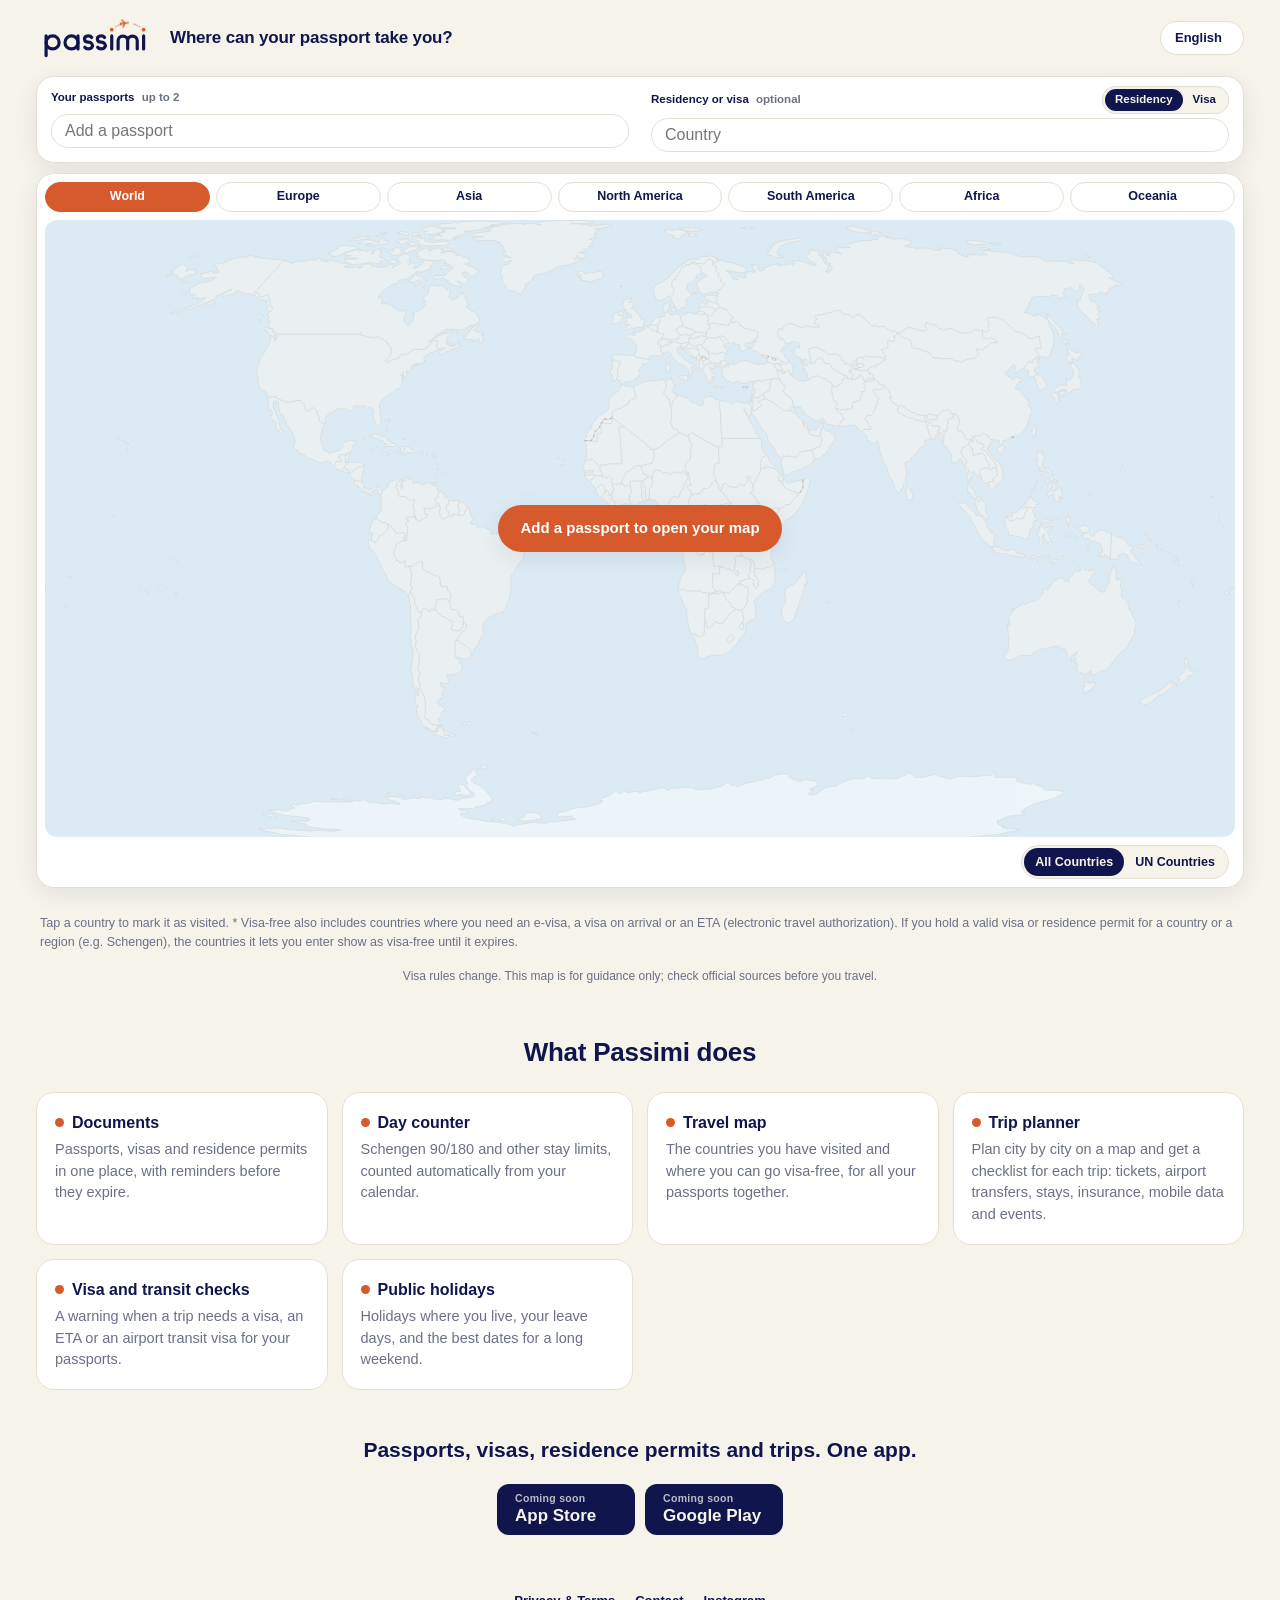
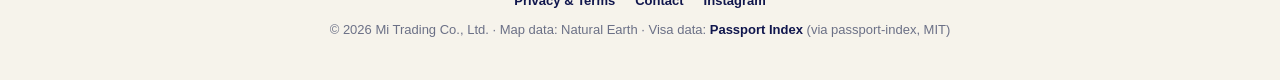
<file: index.html>
<!doctype html>
<html lang="en">
<head>
<meta charset="utf-8">
<meta name="viewport" content="width=device-width, initial-scale=1, viewport-fit=cover">
<title>Passimi — passports, visas and trips in one app</title>
<meta name="description" content="Track passports, visas and residence permits, count your days, and see on a map where your passports can take you. Coming soon to the App Store and Google Play.">
<link rel="canonical" href="https://passimi.com/">
<script type="application/ld+json">
{"@context":"https://schema.org","@graph":[
 {"@type":"WebSite","name":"Passimi","alternateName":"passimi.com","url":"https://passimi.com/"},
 {"@type":"Organization","name":"Passimi","url":"https://passimi.com/","logo":"https://passimi.com/apple-touch-icon.png",
  "email":"support@passimi.com","sameAs":["https://www.instagram.com/passimiapp/"],
  "parentOrganization":{"@type":"Organization","name":"Mi Trading Co., Ltd."}}
]}
</script>
<meta property="og:type" content="website">
<meta property="og:url" content="https://passimi.com/">
<meta property="og:title" content="Passimi — passports, visas and trips in one app">
<meta property="og:description" content="See on a map where your passports can take you. Coming soon to the App Store and Google Play.">
<meta property="og:image" content="https://passimi.com/og.png">
<meta name="twitter:card" content="summary_large_image">
<meta name="theme-color" content="#F6F3EB">
<link rel="icon" href="favicon.svg" type="image/svg+xml">
<link rel="apple-touch-icon" href="apple-touch-icon.png">
<link rel="stylesheet" href="style.css">
</head>
<body>
<div class="first">
  <header class="top">
    <a class="brand" href="/" aria-label="passimi"><svg class="logo" viewBox="-64 -104 888 420" role="img" aria-label="passimi">
      <g class="ink">
        <circle cx="61" cy="140" r="49"/><path d="M12 91V239"/>
        <g transform="translate(-4 0)"><circle cx="207" cy="140" r="49"/><path d="M256 91V189"/></g>
        <path transform="translate(-5 0)" d="M360.11 102.75A29 23.5 0 1 0 335 138A31 25.5 0 1 1 308.15 176.25"/>
        <g transform="translate(-14 0)">
          <path d="M466.11 102.75A29 23.5 0 1 0 441 138A31 25.5 0 1 1 414.15 176.25"/>
          <path d="M520 91V189"/>
          <path d="M568 189V128A36 36 0 0 1 640 128V189M640 128A36 36 0 0 1 712 128V189"/>
          <path d="M760 91V189"/>
        </g>
      </g>
      <g transform="translate(-14 0)">
        <circle class="dot" cx="520" cy="44" r="14"/><circle class="dot" cx="760" cy="44" r="14"/>
        <path class="dash" d="M548.80 22.88Q571.60 8.44 594.40 1.22M688.00 2.00Q709.60 9.20 731.20 22.88"/>
        <g id="plane">
          <path d="M34 0L30 -2.8L22 -3.4L6 -3.4L-12 -30L-17 -30L-6 -3.4L-23 -3.4L-28 -11L-32 -11L-30 -3L-32 0L-30 3L-32 11L-28 11L-23 3.4L-6 3.4L-17 30L-12 30L6 3.4L22 3.4L30 2.8L34 0Z"/>
          <animateMotion dur="2.1s" fill="freeze" rotate="auto" path="M520 44Q580 -6 640 -6"
            keyPoints="0;0;1" keyTimes="0;0.24;1" calcMode="spline" keySplines="0 0 1 1;0.45 0 0.2 1"/>
        </g>
      </g>
    </svg></a>
    <h1 class="ttl" data-i="toolTitle">Where can your passport take you?</h1>
    <select id="lang" aria-label="Language"></select>
  </header>

  <div class="card form" id="tool">
    <div class="field">
      <div class="lab"><span class="lt"><span data-i="passports">Your passports</span> <em data-i="max4">up to 2</em></span></div>
      <div class="line">
        <div class="chips" id="pchips"></div>
        <div class="combo" id="pcombo">
          <input type="text" autocomplete="off" autocapitalize="off" spellcheck="false" data-ip="passportAdd" placeholder="Add a passport" aria-label="Add a passport">
          <ul hidden></ul>
        </div>
      </div>
    </div>
    <div class="field">
      <div class="lab"><span class="lt"><span data-i="docs">Residency or visa</span> <em data-i="optional">optional</em></span>
        <div class="seg sm" id="kind" role="group">
          <button type="button" data-k="permit" data-i="kindPermit" class="on">Residency</button>
          <button type="button" data-k="visa" data-i="kindVisa">Visa</button>
        </div>
      </div>
      <div class="line">
        <div class="chips" id="dchips"></div>
        <div class="combo" id="dcombo">
          <input type="text" autocomplete="off" autocapitalize="off" spellcheck="false" data-ip="docAdd" placeholder="Country" aria-label="Country">
          <ul hidden></ul>
        </div>
      </div>
    </div>
  </div>

  <div class="card mapcard">
    <div class="regions" id="regions"></div>
    <div class="mapwrap locked" id="mapwrap">
      <svg id="map" viewBox="0 0 800 414.6" aria-label="World map"></svg>
      <div class="legend" id="legend"></div>
      <div class="zoom"><button type="button" id="zin" aria-label="Zoom in">+</button><button type="button" id="zout" aria-label="Zoom out">−</button></div>
      <div class="tip" id="tip" hidden></div>
      <div class="toast" id="toast" hidden></div>
      <div class="gate" id="gate"><button type="button" data-i="needPassport">Add a passport to open your map</button></div>
    </div>
    <div class="under">
      <div class="stats" id="stats"></div>
      <div class="seg" id="unseg" role="group">
        <button type="button" data-u="0" data-i="allCountries" class="on">All Countries</button>
        <button type="button" data-u="1" data-i="unLabel">UN Countries</button>
      </div>
    </div>
  </div>
</div>

<main>
  <p class="note"><span data-i="tapHint">Tap a country to mark it as visited.</span> <span data-i="legendNote">* Visa-free also includes countries where you need an e-visa, a visa on arrival or an ETA (electronic travel authorization).</span></p>
  <div class="card list" id="listcard" hidden>
    <div class="listhead">
      <h2 data-i="listTitle">Where you can go</h2>
      <div class="filters">
        <div class="seg" id="visitseg" role="group">
          <button type="button" data-f="all" data-i="all" class="on">All</button>
          <button type="button" data-f="v" data-i="visitedTab">Visited</button>
          <button type="button" data-f="n" data-i="notVisited">Not Visited</button>
        </div>
        <div class="seg" id="visaseg" role="group">
          <button type="button" data-f="all" data-i="all" class="on">All</button>
          <button type="button" data-f="f" data-i="visaFree">Visa Free</button>
          <button type="button" data-f="r" data-i="visaRequired">Visa Required</button>
        </div>
      </div>
    </div>
    <div id="list"></div>
  </div>
  <p class="disclaimer" data-i="disclaimer">Visa rules change. This map is for guidance only; check official sources before you travel.</p>

  <section class="features">
    <h2 data-i="featTitle">What Passimi does</h2>
    <div class="grid">
      <article><h3 data-i="f1t">Documents</h3><p data-i="f1">Passports, visas and residence permits in one place, with reminders before they expire.</p></article>
      <article><h3 data-i="f2t">Day counter</h3><p data-i="f2">Schengen 90/180 and other stay limits, counted automatically from your calendar.</p></article>
      <article><h3 data-i="f3t">Travel map</h3><p data-i="f3">The countries you have visited and where you can go visa-free, for all your passports together.</p></article>
      <article><h3 data-i="f4t">Trip planner</h3><p data-i="f4">Plan city by city on a map and get a checklist for each trip: tickets, airport transfers, stays, insurance, mobile data and events.</p></article>
      <article><h3 data-i="f5t">Visa and transit checks</h3><p data-i="f5">A warning when a trip needs a visa, an ETA or an airport transit visa for your passports.</p></article>
      <article><h3 data-i="f6t">Public holidays</h3><p data-i="f6">Holidays where you live, your leave days, and the best dates for a long weekend.</p></article>
    </div>
    <div class="cta">
      <p class="tagline" data-i="tagline">Passports, visas, residence permits and trips. One app.</p>
      <div class="stores">
        <span class="store"><small data-i="soon">Coming soon</small><b>App Store</b></span>
        <span class="store"><small data-i="soon">Coming soon</small><b>Google Play</b></span>
      </div>
    </div>
  </section>
</main>

<footer>
  <nav>
    <a id="legal" href="/legal/" data-i="privacy">Privacy &amp; Terms</a>
    <a href="mailto:support@passimi.com" data-i="contact">Contact</a>
    <a href="https://www.instagram.com/passimiapp/" rel="noopener">Instagram</a>
  </nav>
  <p>© 2026 Mi Trading Co., Ltd. · Map data: Natural Earth · Visa data: <a href="https://www.passportindex.org" rel="noopener">Passport Index</a> (via passport-index, MIT)</p>
</footer>
<script type="module" src="app.js"></script>
</body>
</html>
</file>
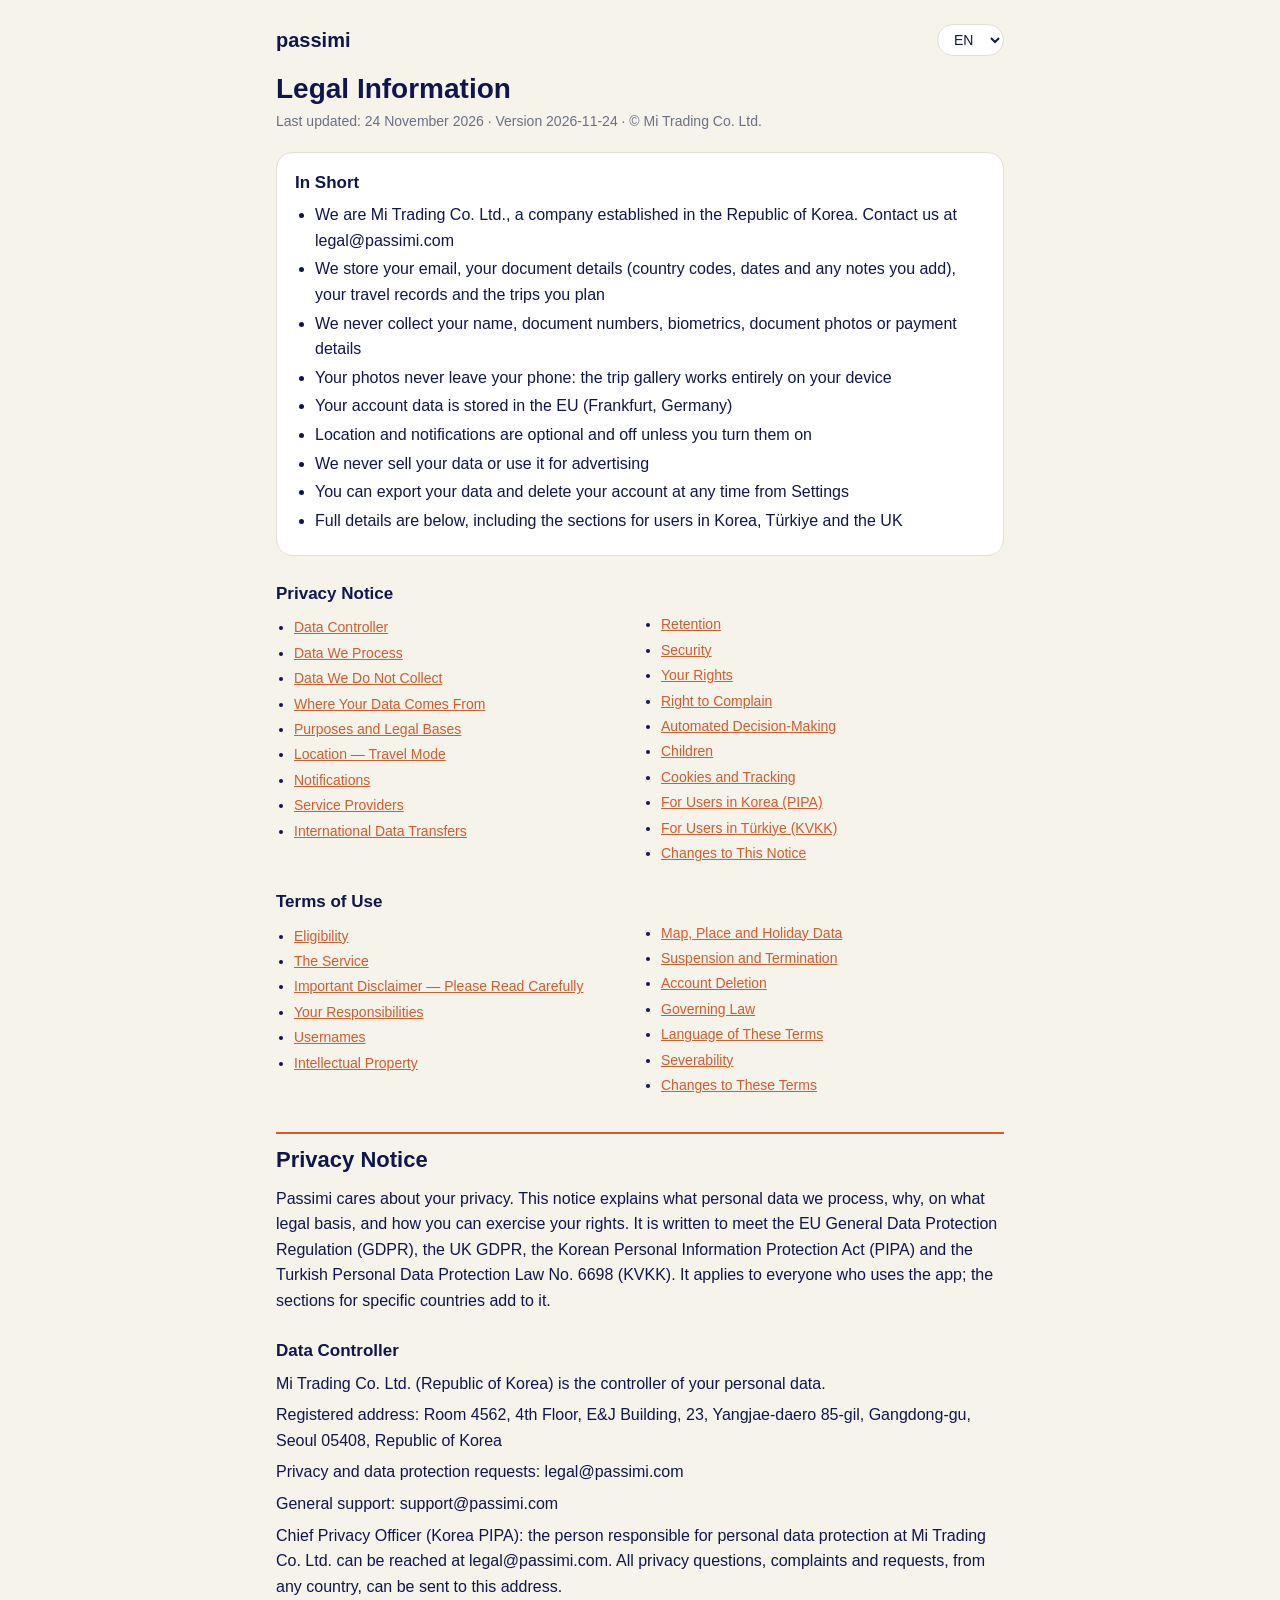
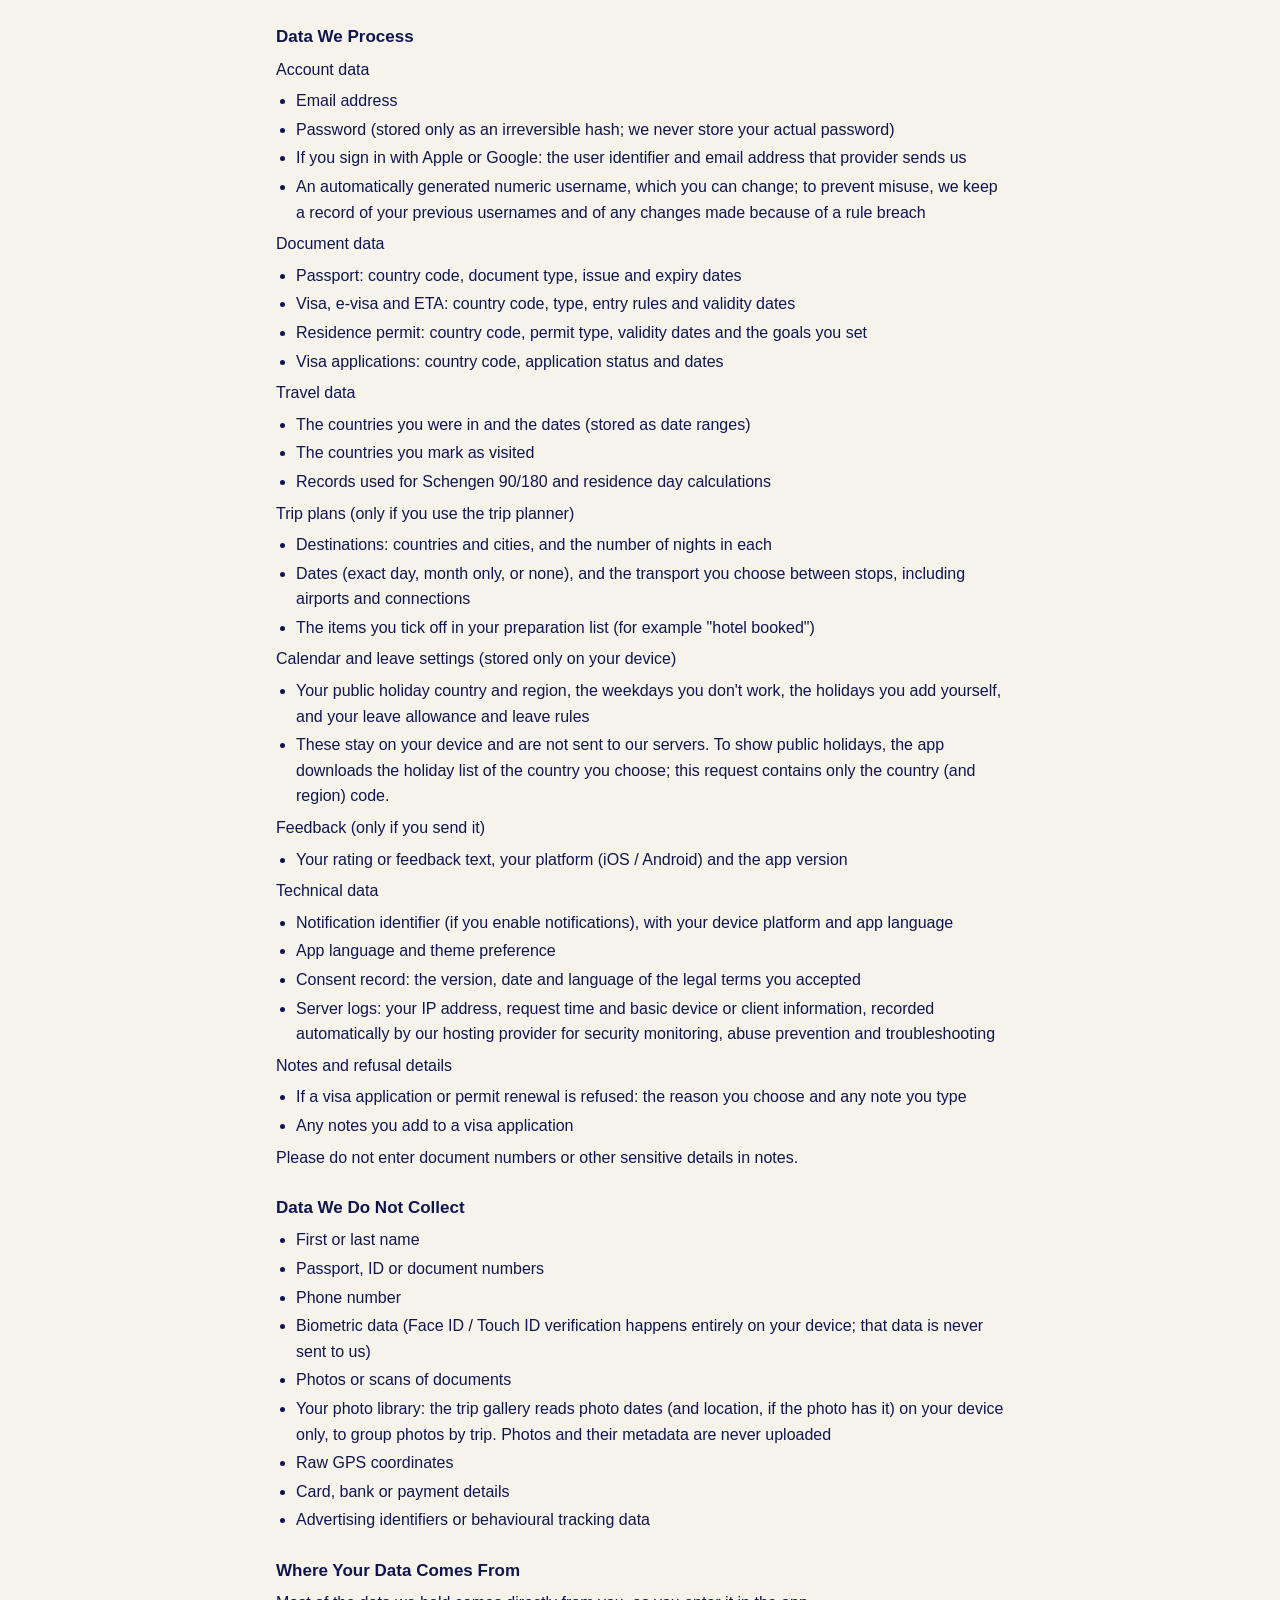
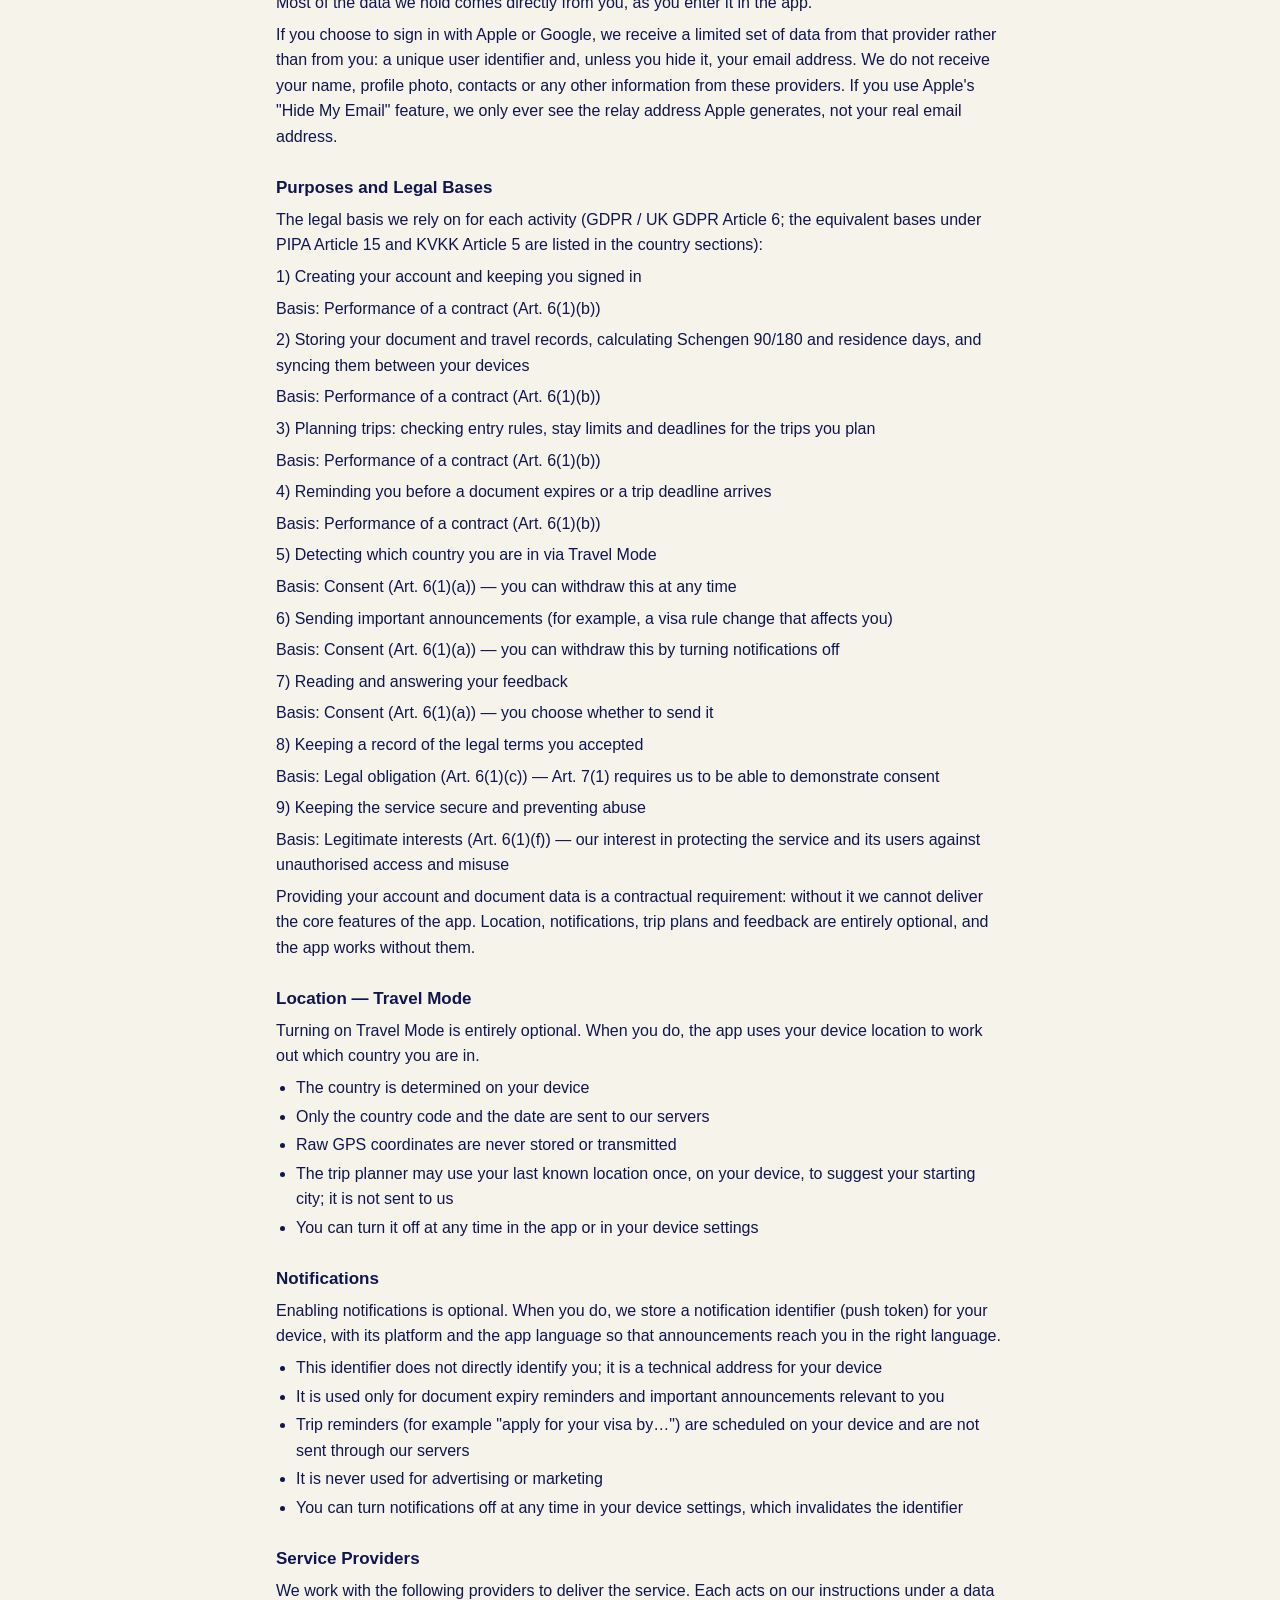
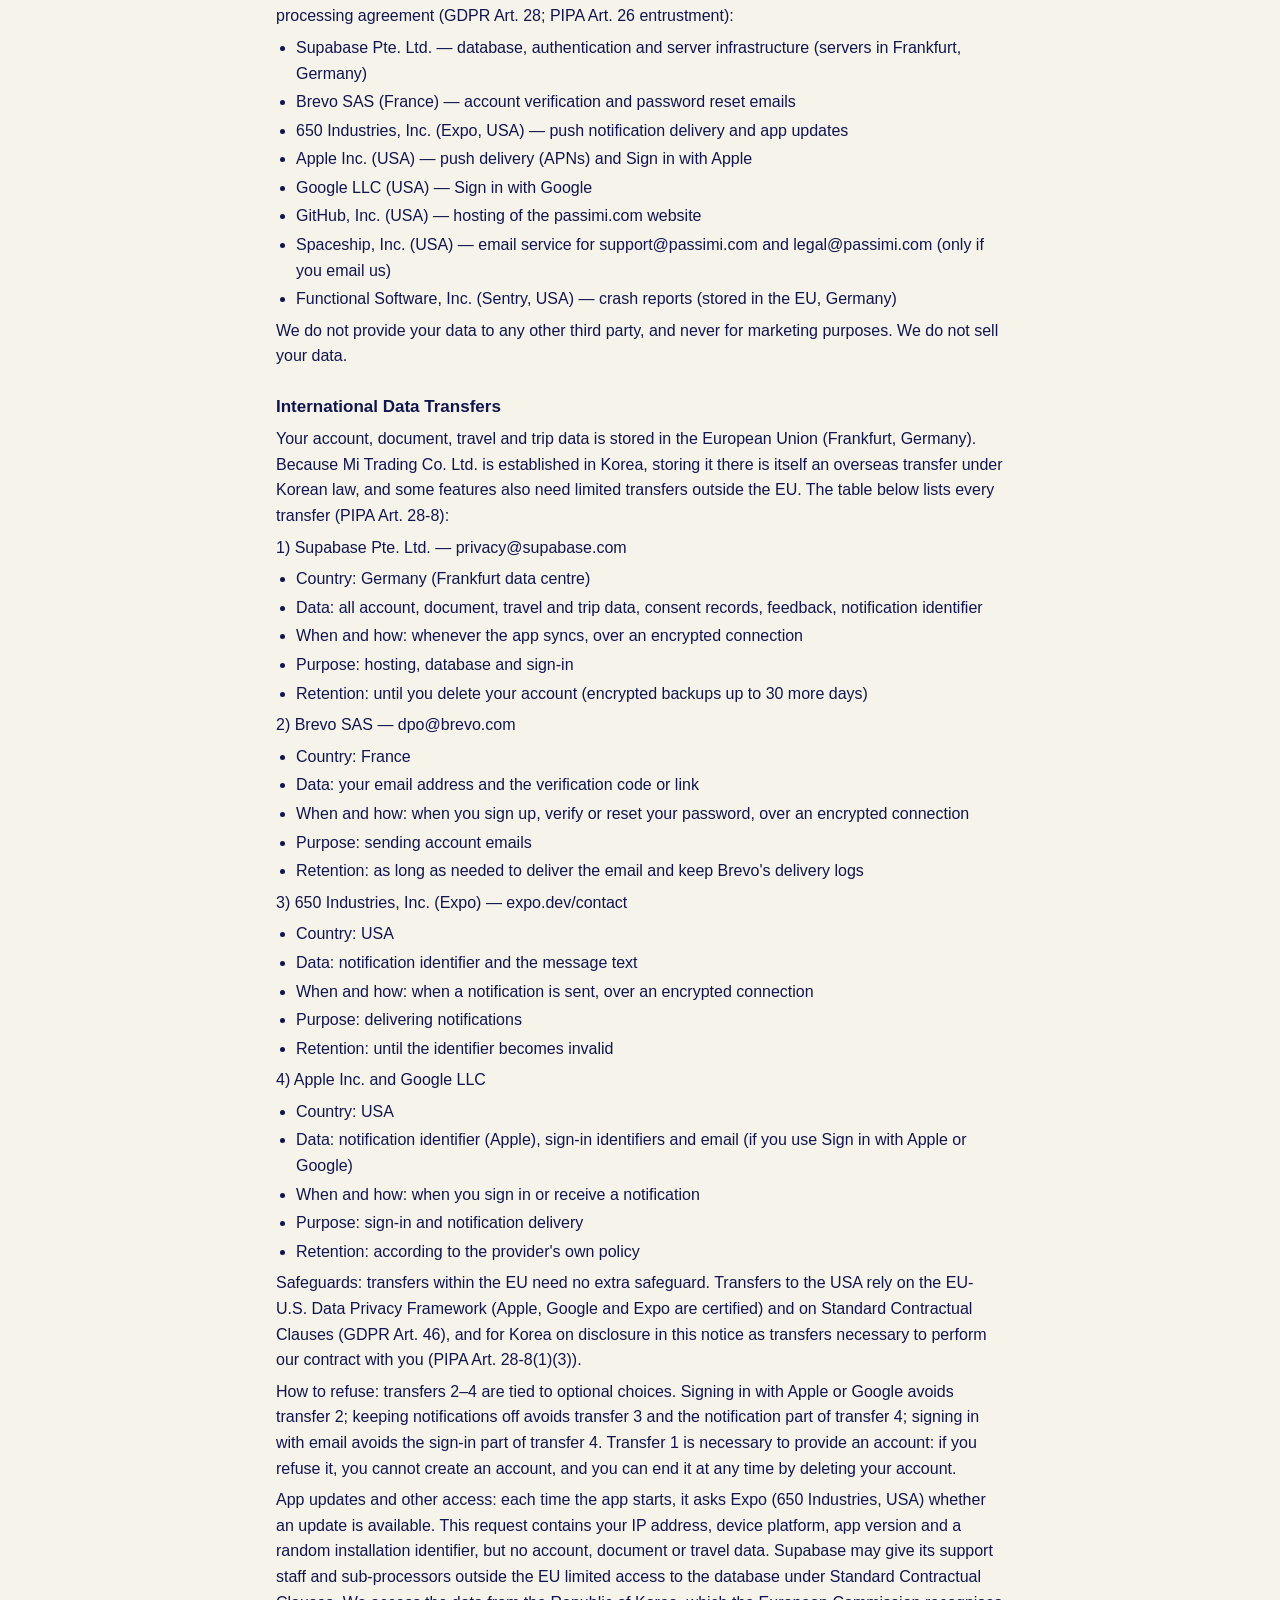
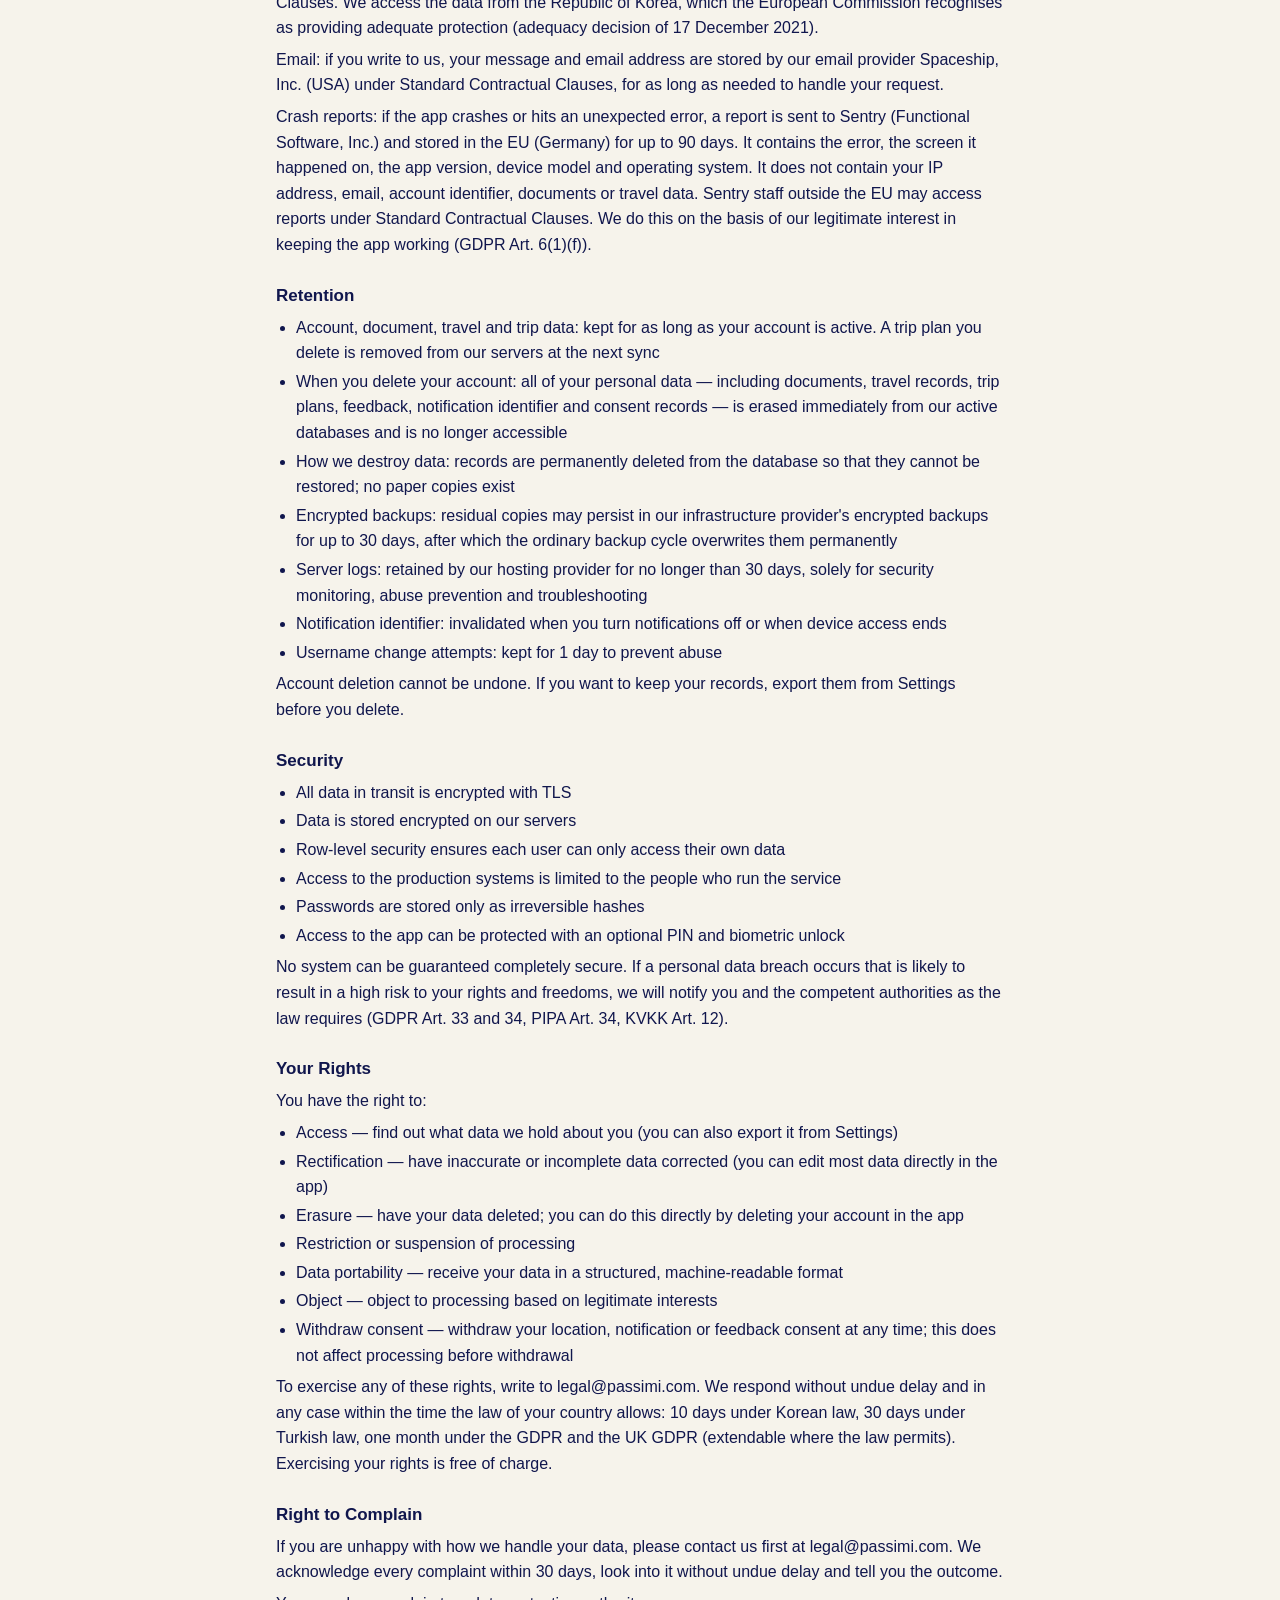
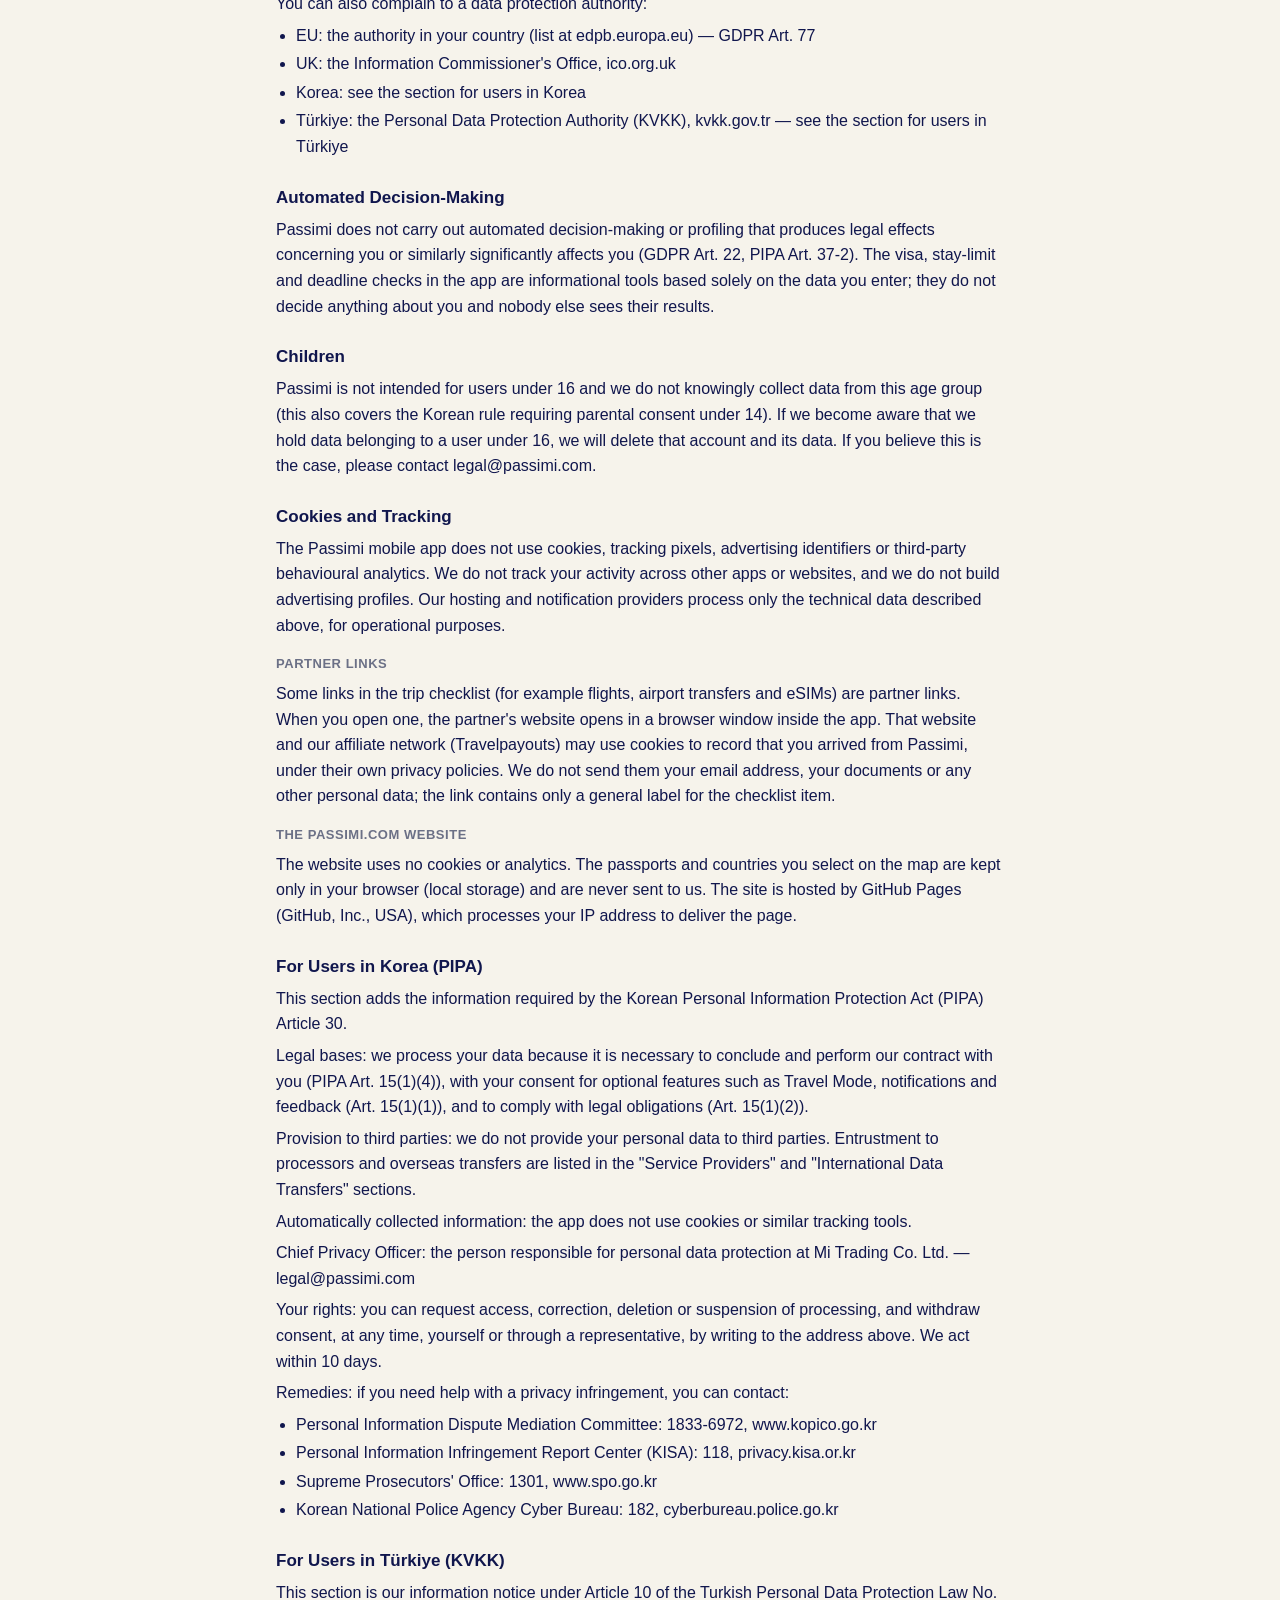
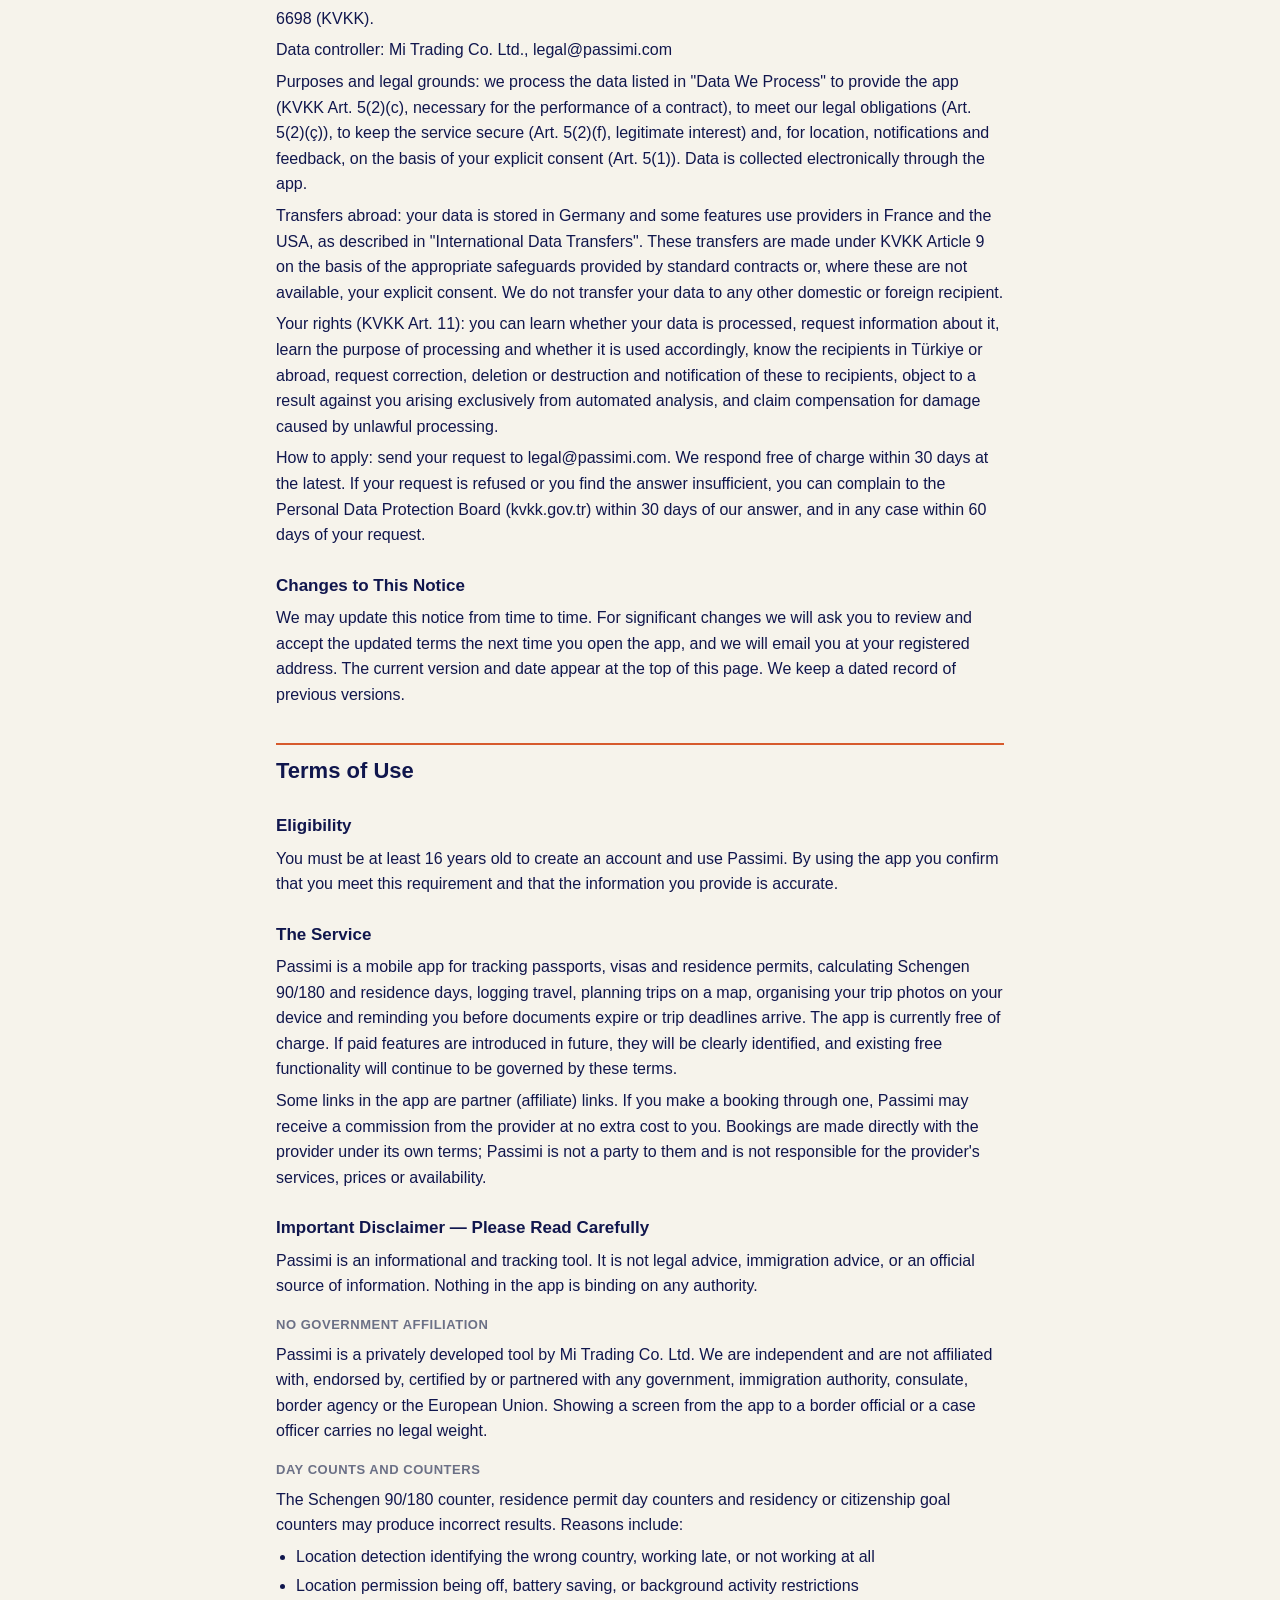
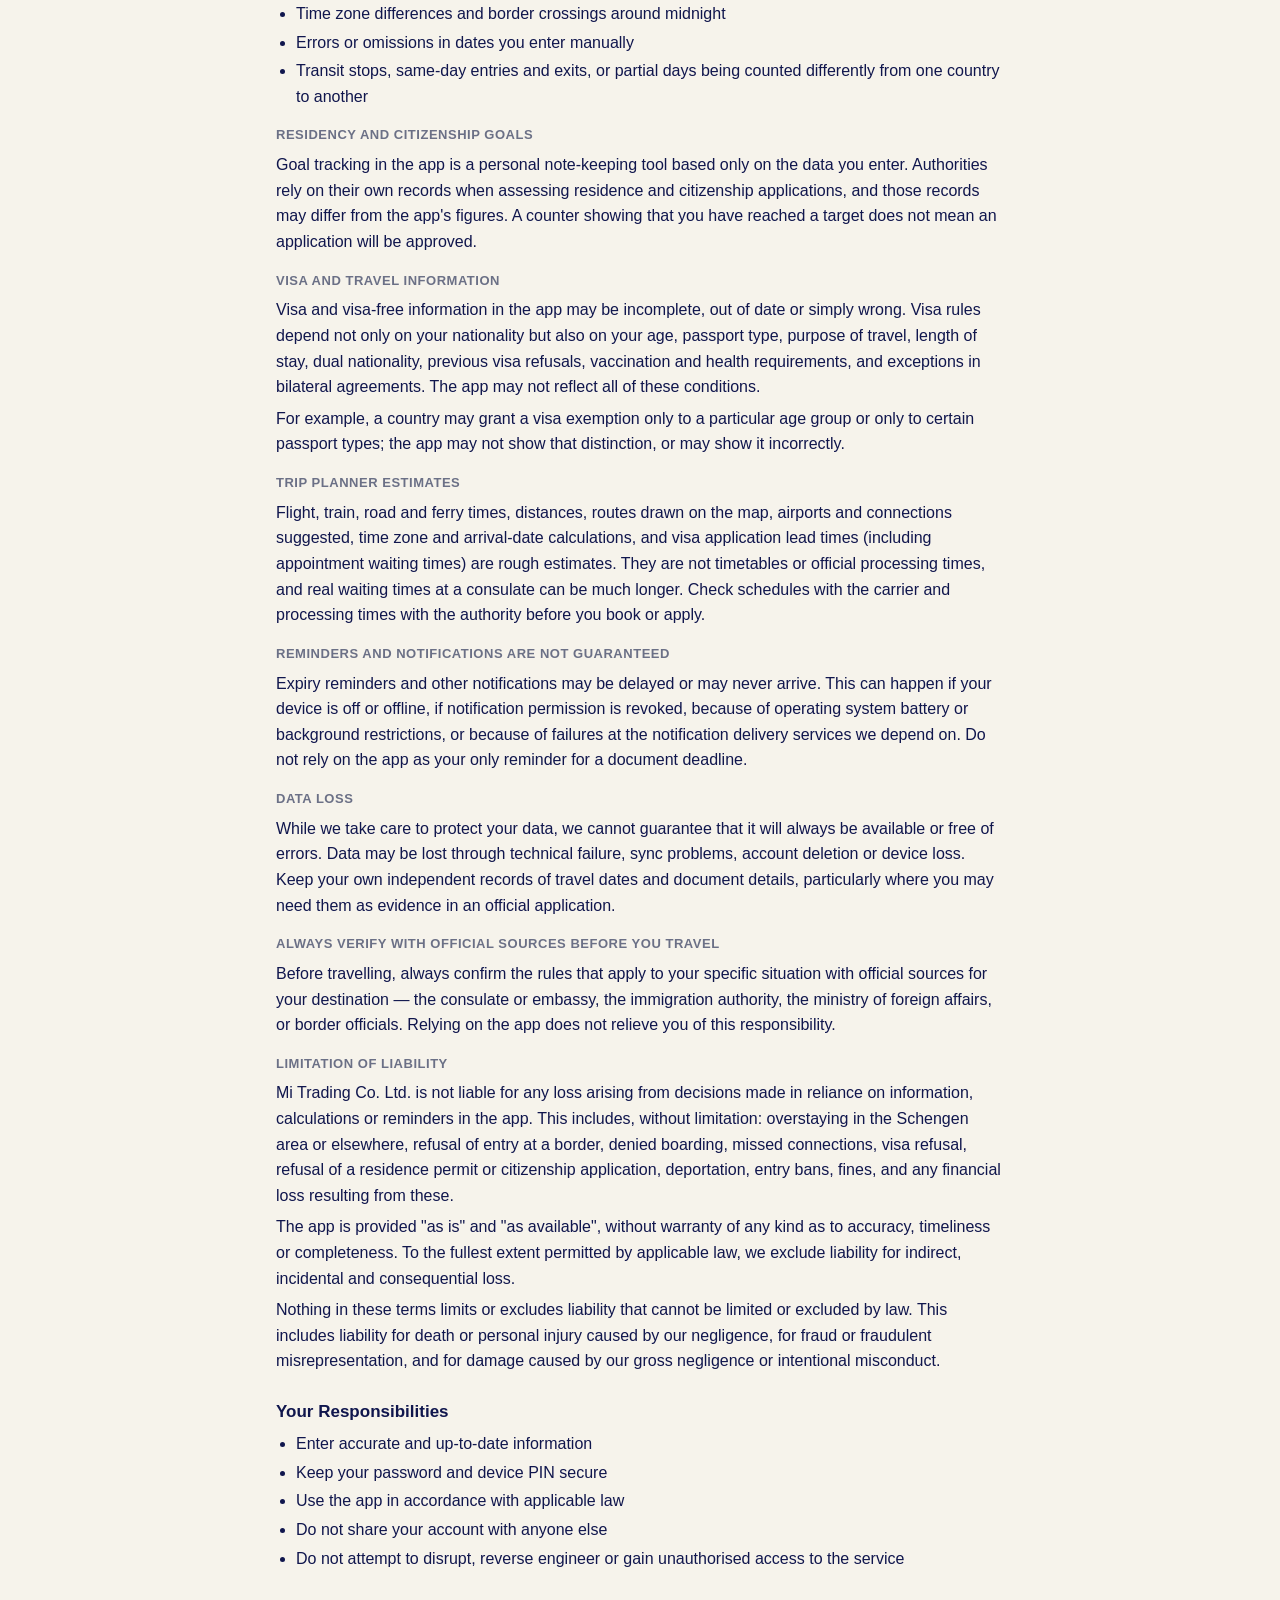
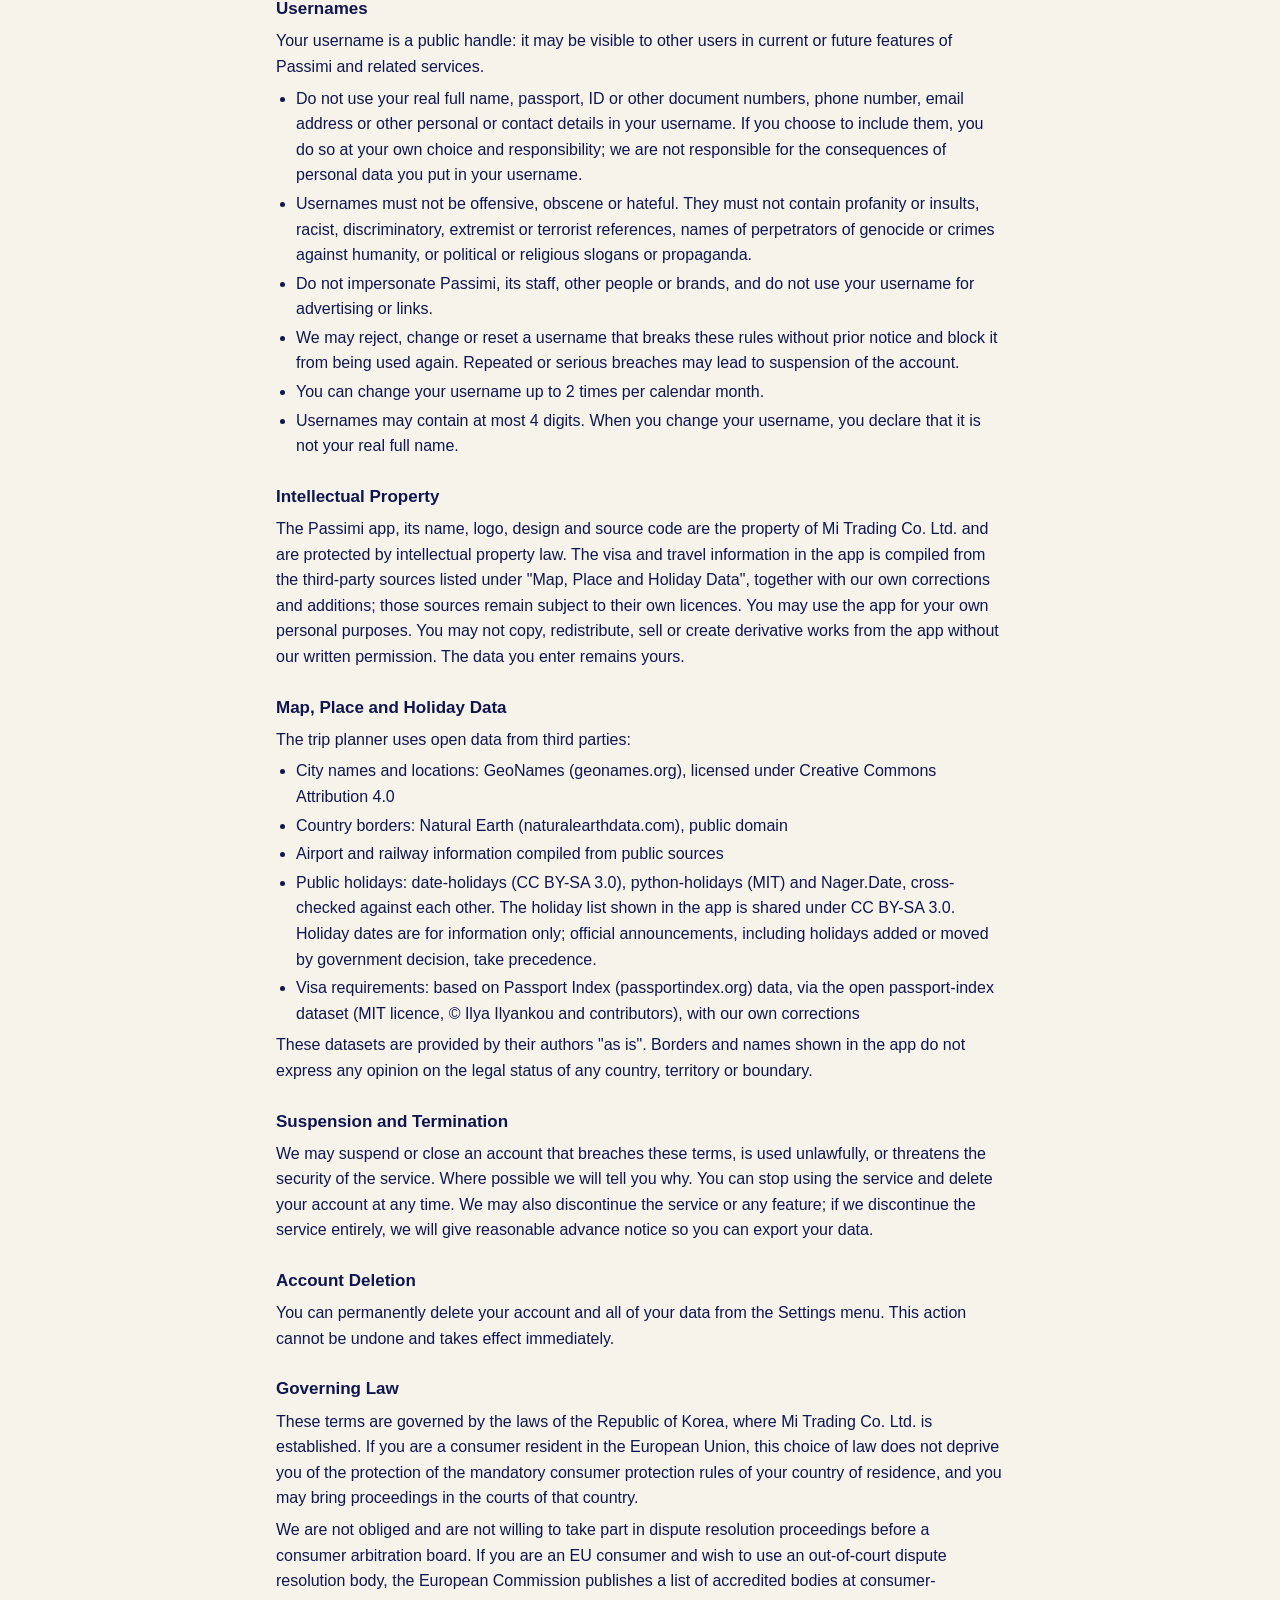
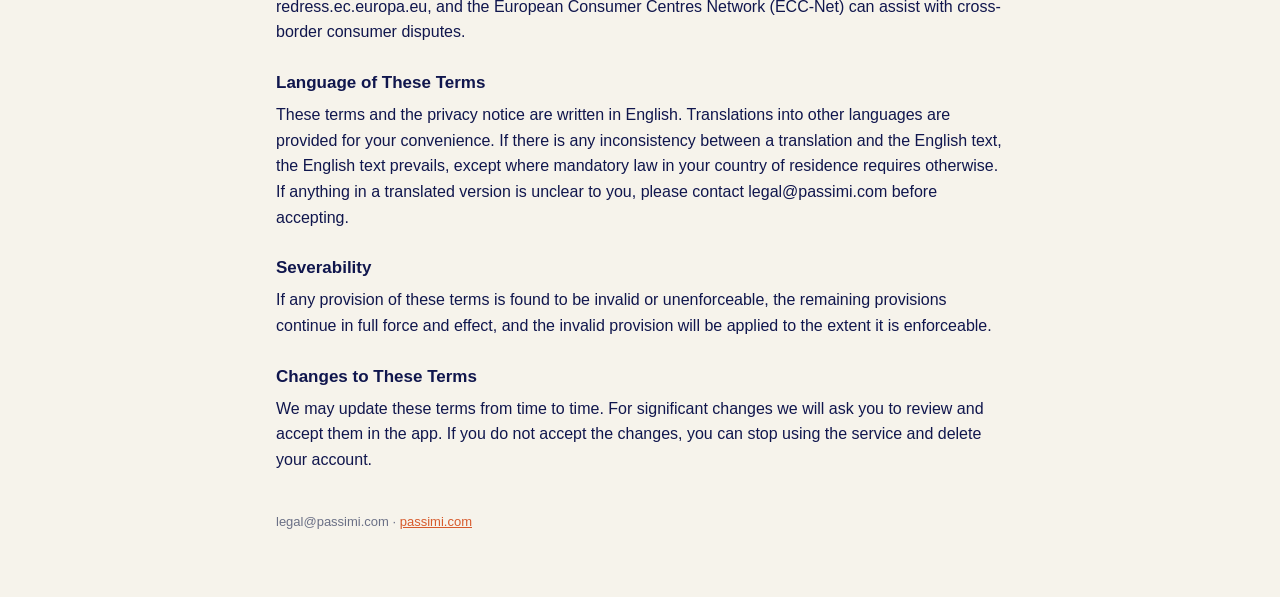
<file: legal/index.html>
<!doctype html>
<html lang="en">
<head>
<meta charset="utf-8">
<meta name="viewport" content="width=device-width, initial-scale=1">
<title>Passimi — Legal Information</title>
<meta name="description" content="Privacy Notice · Terms of Use">
<link rel="canonical" href="https://passimi.com/legal/">
<link rel="icon" href="../favicon.svg" type="image/svg+xml">
<style>
:root{--bg:#F6F3EB;--surface:#FFFFFF;--ink:#10164D;--muted:#6B7086;--border:#E4DFD2;--orange:#D75A2C}
*{box-sizing:border-box}
body{margin:0;background:var(--bg);color:var(--ink);font:16px/1.6 -apple-system,BlinkMacSystemFont,"Segoe UI",Roboto,"Noto Sans",sans-serif;-webkit-font-smoothing:antialiased}
.wrap{max-width:760px;margin:0 auto;padding:24px 16px 64px}
header{display:flex;align-items:center;justify-content:space-between;gap:12px;margin-bottom:8px}
header a{color:var(--ink);font-weight:800;text-decoration:none;font-size:20px}
select{background:var(--surface);border:1px solid var(--border);border-radius:999px;padding:6px 12px;font:inherit;font-size:14px;color:var(--ink)}
h1{font-size:28px;line-height:1.2;margin:16px 0 4px}
.meta{color:var(--muted);font-size:14px;margin-bottom:20px}
.card{background:var(--surface);border:1px solid var(--border);border-radius:16px;padding:16px 18px;margin:16px 0}
h2{font-size:22px;margin:36px 0 8px;padding-top:8px;border-top:2px solid var(--orange)}
h3{font-size:17px;margin:24px 0 6px}
h4{font-size:13px;letter-spacing:.04em;margin:16px 0 4px;color:var(--muted)}
p{margin:6px 0}
ul{margin:6px 0;padding-inline-start:20px}
li{margin:3px 0}
nav ul{columns:2;column-gap:24px;font-size:14px;padding-inline-start:18px}
@media (max-width:560px){nav ul{columns:1}}
a{color:var(--orange)}
footer{margin-top:40px;color:var(--muted);font-size:13px}
</style>
</head>
<body><div class="wrap">
<header><a href="/">passimi</a><select aria-label="Language" onchange="location.href=this.value"><option value="ar.html">AR</option><option value="./" selected>EN</option><option value="es.html">ES</option><option value="fr.html">FR</option><option value="ja.html">JA</option><option value="ko.html">KO</option><option value="pt.html">PT</option><option value="ru.html">RU</option><option value="tr.html">TR</option><option value="uk.html">UK</option><option value="zh.html">ZH</option></select></header>
<h1>Legal Information</h1>
<div class="meta">Last updated: 24 November 2026 · Version 2026-11-24 · © Mi Trading Co. Ltd.</div>
<div class="card"><h3 style="margin-top:0">In Short</h3><ul><li>We are Mi Trading Co. Ltd., a company established in the Republic of Korea. Contact us at legal@passimi.com</li><li>We store your email, your document details (country codes, dates and any notes you add), your travel records and the trips you plan</li><li>We never collect your name, document numbers, biometrics, document photos or payment details</li><li>Your photos never leave your phone: the trip gallery works entirely on your device</li><li>Your account data is stored in the EU (Frankfurt, Germany)</li><li>Location and notifications are optional and off unless you turn them on</li><li>We never sell your data or use it for advertising</li><li>You can export your data and delete your account at any time from Settings</li><li>Full details are below, including the sections for users in Korea, Türkiye and the UK</li></ul></div>
<nav><h3>Privacy Notice</h3><ul><li><a href="#controller">Data Controller</a></li><li><a href="#collected">Data We Process</a></li><li><a href="#notCollected">Data We Do Not Collect</a></li><li><a href="#source">Where Your Data Comes From</a></li><li><a href="#purposes">Purposes and Legal Bases</a></li><li><a href="#location">Location — Travel Mode</a></li><li><a href="#notifications">Notifications</a></li><li><a href="#processors">Service Providers</a></li><li><a href="#transfer">International Data Transfers</a></li><li><a href="#retention">Retention</a></li><li><a href="#security">Security</a></li><li><a href="#rights">Your Rights</a></li><li><a href="#complaint">Right to Complain</a></li><li><a href="#automated">Automated Decision-Making</a></li><li><a href="#children">Children</a></li><li><a href="#cookies">Cookies and Tracking</a></li><li><a href="#korea">For Users in Korea (PIPA)</a></li><li><a href="#turkey">For Users in Türkiye (KVKK)</a></li><li><a href="#changes">Changes to This Notice</a></li></ul><h3>Terms of Use</h3><ul><li><a href="#eligibility">Eligibility</a></li><li><a href="#service">The Service</a></li><li><a href="#disclaimer">Important Disclaimer — Please Read Carefully</a></li><li><a href="#obligations">Your Responsibilities</a></li><li><a href="#usernames">Usernames</a></li><li><a href="#ip">Intellectual Property</a></li><li><a href="#dataSources">Map, Place and Holiday Data</a></li><li><a href="#suspension">Suspension and Termination</a></li><li><a href="#deletion">Account Deletion</a></li><li><a href="#governingLaw">Governing Law</a></li><li><a href="#language">Language of These Terms</a></li><li><a href="#severability">Severability</a></li><li><a href="#termsChanges">Changes to These Terms</a></li></ul></nav>
<h2 id="privacy">Privacy Notice</h2><p>Passimi cares about your privacy. This notice explains what personal data we process, why, on what legal basis, and how you can exercise your rights. It is written to meet the EU General Data Protection Regulation (GDPR), the UK GDPR, the Korean Personal Information Protection Act (PIPA) and the Turkish Personal Data Protection Law No. 6698 (KVKK). It applies to everyone who uses the app; the sections for specific countries add to it.</p><section id="controller"><h3>Data Controller</h3><p>Mi Trading Co. Ltd. (Republic of Korea) is the controller of your personal data.</p><p>Registered address: Room 4562, 4th Floor, E&amp;J Building, 23, Yangjae-daero 85-gil, Gangdong-gu, Seoul 05408, Republic of Korea</p><p>Privacy and data protection requests: legal@passimi.com</p><p>General support: support@passimi.com</p><p>Chief Privacy Officer (Korea PIPA): the person responsible for personal data protection at Mi Trading Co. Ltd. can be reached at legal@passimi.com. All privacy questions, complaints and requests, from any country, can be sent to this address.</p></section><section id="collected"><h3>Data We Process</h3><p>Account data</p><ul><li>Email address</li><li>Password (stored only as an irreversible hash; we never store your actual password)</li><li>If you sign in with Apple or Google: the user identifier and email address that provider sends us</li><li>An automatically generated numeric username, which you can change; to prevent misuse, we keep a record of your previous usernames and of any changes made because of a rule breach</li></ul><p>Document data</p><ul><li>Passport: country code, document type, issue and expiry dates</li><li>Visa, e-visa and ETA: country code, type, entry rules and validity dates</li><li>Residence permit: country code, permit type, validity dates and the goals you set</li><li>Visa applications: country code, application status and dates</li></ul><p>Travel data</p><ul><li>The countries you were in and the dates (stored as date ranges)</li><li>The countries you mark as visited</li><li>Records used for Schengen 90/180 and residence day calculations</li></ul><p>Trip plans (only if you use the trip planner)</p><ul><li>Destinations: countries and cities, and the number of nights in each</li><li>Dates (exact day, month only, or none), and the transport you choose between stops, including airports and connections</li><li>The items you tick off in your preparation list (for example "hotel booked")</li></ul><p>Calendar and leave settings (stored only on your device)</p><ul><li>Your public holiday country and region, the weekdays you don't work, the holidays you add yourself, and your leave allowance and leave rules</li><li>These stay on your device and are not sent to our servers. To show public holidays, the app downloads the holiday list of the country you choose; this request contains only the country (and region) code.</li></ul><p>Feedback (only if you send it)</p><ul><li>Your rating or feedback text, your platform (iOS / Android) and the app version</li></ul><p>Technical data</p><ul><li>Notification identifier (if you enable notifications), with your device platform and app language</li><li>App language and theme preference</li><li>Consent record: the version, date and language of the legal terms you accepted</li><li>Server logs: your IP address, request time and basic device or client information, recorded automatically by our hosting provider for security monitoring, abuse prevention and troubleshooting</li></ul><p>Notes and refusal details</p><ul><li>If a visa application or permit renewal is refused: the reason you choose and any note you type</li><li>Any notes you add to a visa application</li></ul><p>Please do not enter document numbers or other sensitive details in notes.</p></section><section id="notCollected"><h3>Data We Do Not Collect</h3><ul><li>First or last name</li><li>Passport, ID or document numbers</li><li>Phone number</li><li>Biometric data (Face ID / Touch ID verification happens entirely on your device; that data is never sent to us)</li><li>Photos or scans of documents</li><li>Your photo library: the trip gallery reads photo dates (and location, if the photo has it) on your device only, to group photos by trip. Photos and their metadata are never uploaded</li><li>Raw GPS coordinates</li><li>Card, bank or payment details</li><li>Advertising identifiers or behavioural tracking data</li></ul></section><section id="source"><h3>Where Your Data Comes From</h3><p>Most of the data we hold comes directly from you, as you enter it in the app.</p><p>If you choose to sign in with Apple or Google, we receive a limited set of data from that provider rather than from you: a unique user identifier and, unless you hide it, your email address. We do not receive your name, profile photo, contacts or any other information from these providers. If you use Apple's "Hide My Email" feature, we only ever see the relay address Apple generates, not your real email address.</p></section><section id="purposes"><h3>Purposes and Legal Bases</h3><p>The legal basis we rely on for each activity (GDPR / UK GDPR Article 6; the equivalent bases under PIPA Article 15 and KVKK Article 5 are listed in the country sections):</p><p>1) Creating your account and keeping you signed in</p><p>Basis: Performance of a contract (Art. 6(1)(b))</p><p>2) Storing your document and travel records, calculating Schengen 90/180 and residence days, and syncing them between your devices</p><p>Basis: Performance of a contract (Art. 6(1)(b))</p><p>3) Planning trips: checking entry rules, stay limits and deadlines for the trips you plan</p><p>Basis: Performance of a contract (Art. 6(1)(b))</p><p>4) Reminding you before a document expires or a trip deadline arrives</p><p>Basis: Performance of a contract (Art. 6(1)(b))</p><p>5) Detecting which country you are in via Travel Mode</p><p>Basis: Consent (Art. 6(1)(a)) — you can withdraw this at any time</p><p>6) Sending important announcements (for example, a visa rule change that affects you)</p><p>Basis: Consent (Art. 6(1)(a)) — you can withdraw this by turning notifications off</p><p>7) Reading and answering your feedback</p><p>Basis: Consent (Art. 6(1)(a)) — you choose whether to send it</p><p>8) Keeping a record of the legal terms you accepted</p><p>Basis: Legal obligation (Art. 6(1)(c)) — Art. 7(1) requires us to be able to demonstrate consent</p><p>9) Keeping the service secure and preventing abuse</p><p>Basis: Legitimate interests (Art. 6(1)(f)) — our interest in protecting the service and its users against unauthorised access and misuse</p><p>Providing your account and document data is a contractual requirement: without it we cannot deliver the core features of the app. Location, notifications, trip plans and feedback are entirely optional, and the app works without them.</p></section><section id="location"><h3>Location — Travel Mode</h3><p>Turning on Travel Mode is entirely optional. When you do, the app uses your device location to work out which country you are in.</p><ul><li>The country is determined on your device</li><li>Only the country code and the date are sent to our servers</li><li>Raw GPS coordinates are never stored or transmitted</li><li>The trip planner may use your last known location once, on your device, to suggest your starting city; it is not sent to us</li><li>You can turn it off at any time in the app or in your device settings</li></ul></section><section id="notifications"><h3>Notifications</h3><p>Enabling notifications is optional. When you do, we store a notification identifier (push token) for your device, with its platform and the app language so that announcements reach you in the right language.</p><ul><li>This identifier does not directly identify you; it is a technical address for your device</li><li>It is used only for document expiry reminders and important announcements relevant to you</li><li>Trip reminders (for example "apply for your visa by…") are scheduled on your device and are not sent through our servers</li><li>It is never used for advertising or marketing</li><li>You can turn notifications off at any time in your device settings, which invalidates the identifier</li></ul></section><section id="processors"><h3>Service Providers</h3><p>We work with the following providers to deliver the service. Each acts on our instructions under a data processing agreement (GDPR Art. 28; PIPA Art. 26 entrustment):</p><ul><li>Supabase Pte. Ltd. — database, authentication and server infrastructure (servers in Frankfurt, Germany)</li><li>Brevo SAS (France) — account verification and password reset emails</li><li>650 Industries, Inc. (Expo, USA) — push notification delivery and app updates</li><li>Apple Inc. (USA) — push delivery (APNs) and Sign in with Apple</li><li>Google LLC (USA) — Sign in with Google</li><li>GitHub, Inc. (USA) — hosting of the passimi.com website</li><li>Spaceship, Inc. (USA) — email service for support@passimi.com and legal@passimi.com (only if you email us)</li><li>Functional Software, Inc. (Sentry, USA) — crash reports (stored in the EU, Germany)</li></ul><p>We do not provide your data to any other third party, and never for marketing purposes. We do not sell your data.</p></section><section id="transfer"><h3>International Data Transfers</h3><p>Your account, document, travel and trip data is stored in the European Union (Frankfurt, Germany). Because Mi Trading Co. Ltd. is established in Korea, storing it there is itself an overseas transfer under Korean law, and some features also need limited transfers outside the EU. The table below lists every transfer (PIPA Art. 28-8):</p><p>1) Supabase Pte. Ltd. — privacy@supabase.com</p><ul><li>Country: Germany (Frankfurt data centre)</li><li>Data: all account, document, travel and trip data, consent records, feedback, notification identifier</li><li>When and how: whenever the app syncs, over an encrypted connection</li><li>Purpose: hosting, database and sign-in</li><li>Retention: until you delete your account (encrypted backups up to 30 more days)</li></ul><p>2) Brevo SAS — dpo@brevo.com</p><ul><li>Country: France</li><li>Data: your email address and the verification code or link</li><li>When and how: when you sign up, verify or reset your password, over an encrypted connection</li><li>Purpose: sending account emails</li><li>Retention: as long as needed to deliver the email and keep Brevo's delivery logs</li></ul><p>3) 650 Industries, Inc. (Expo) — expo.dev/contact</p><ul><li>Country: USA</li><li>Data: notification identifier and the message text</li><li>When and how: when a notification is sent, over an encrypted connection</li><li>Purpose: delivering notifications</li><li>Retention: until the identifier becomes invalid</li></ul><p>4) Apple Inc. and Google LLC</p><ul><li>Country: USA</li><li>Data: notification identifier (Apple), sign-in identifiers and email (if you use Sign in with Apple or Google)</li><li>When and how: when you sign in or receive a notification</li><li>Purpose: sign-in and notification delivery</li><li>Retention: according to the provider's own policy</li></ul><p>Safeguards: transfers within the EU need no extra safeguard. Transfers to the USA rely on the EU-U.S. Data Privacy Framework (Apple, Google and Expo are certified) and on Standard Contractual Clauses (GDPR Art. 46), and for Korea on disclosure in this notice as transfers necessary to perform our contract with you (PIPA Art. 28-8(1)(3)).</p><p>How to refuse: transfers 2–4 are tied to optional choices. Signing in with Apple or Google avoids transfer 2; keeping notifications off avoids transfer 3 and the notification part of transfer 4; signing in with email avoids the sign-in part of transfer 4. Transfer 1 is necessary to provide an account: if you refuse it, you cannot create an account, and you can end it at any time by deleting your account.</p><p>App updates and other access: each time the app starts, it asks Expo (650 Industries, USA) whether an update is available. This request contains your IP address, device platform, app version and a random installation identifier, but no account, document or travel data. Supabase may give its support staff and sub-processors outside the EU limited access to the database under Standard Contractual Clauses. We access the data from the Republic of Korea, which the European Commission recognises as providing adequate protection (adequacy decision of 17 December 2021).</p><p>Email: if you write to us, your message and email address are stored by our email provider Spaceship, Inc. (USA) under Standard Contractual Clauses, for as long as needed to handle your request.</p><p>Crash reports: if the app crashes or hits an unexpected error, a report is sent to Sentry (Functional Software, Inc.) and stored in the EU (Germany) for up to 90 days. It contains the error, the screen it happened on, the app version, device model and operating system. It does not contain your IP address, email, account identifier, documents or travel data. Sentry staff outside the EU may access reports under Standard Contractual Clauses. We do this on the basis of our legitimate interest in keeping the app working (GDPR Art. 6(1)(f)).</p></section><section id="retention"><h3>Retention</h3><ul><li>Account, document, travel and trip data: kept for as long as your account is active. A trip plan you delete is removed from our servers at the next sync</li><li>When you delete your account: all of your personal data — including documents, travel records, trip plans, feedback, notification identifier and consent records — is erased immediately from our active databases and is no longer accessible</li><li>How we destroy data: records are permanently deleted from the database so that they cannot be restored; no paper copies exist</li><li>Encrypted backups: residual copies may persist in our infrastructure provider's encrypted backups for up to 30 days, after which the ordinary backup cycle overwrites them permanently</li><li>Server logs: retained by our hosting provider for no longer than 30 days, solely for security monitoring, abuse prevention and troubleshooting</li><li>Notification identifier: invalidated when you turn notifications off or when device access ends</li><li>Username change attempts: kept for 1 day to prevent abuse</li></ul><p>Account deletion cannot be undone. If you want to keep your records, export them from Settings before you delete.</p></section><section id="security"><h3>Security</h3><ul><li>All data in transit is encrypted with TLS</li><li>Data is stored encrypted on our servers</li><li>Row-level security ensures each user can only access their own data</li><li>Access to the production systems is limited to the people who run the service</li><li>Passwords are stored only as irreversible hashes</li><li>Access to the app can be protected with an optional PIN and biometric unlock</li></ul><p>No system can be guaranteed completely secure. If a personal data breach occurs that is likely to result in a high risk to your rights and freedoms, we will notify you and the competent authorities as the law requires (GDPR Art. 33 and 34, PIPA Art. 34, KVKK Art. 12).</p></section><section id="rights"><h3>Your Rights</h3><p>You have the right to:</p><ul><li>Access — find out what data we hold about you (you can also export it from Settings)</li><li>Rectification — have inaccurate or incomplete data corrected (you can edit most data directly in the app)</li><li>Erasure — have your data deleted; you can do this directly by deleting your account in the app</li><li>Restriction or suspension of processing</li><li>Data portability — receive your data in a structured, machine-readable format</li><li>Object — object to processing based on legitimate interests</li><li>Withdraw consent — withdraw your location, notification or feedback consent at any time; this does not affect processing before withdrawal</li></ul><p>To exercise any of these rights, write to legal@passimi.com. We respond without undue delay and in any case within the time the law of your country allows: 10 days under Korean law, 30 days under Turkish law, one month under the GDPR and the UK GDPR (extendable where the law permits). Exercising your rights is free of charge.</p></section><section id="complaint"><h3>Right to Complain</h3><p>If you are unhappy with how we handle your data, please contact us first at legal@passimi.com. We acknowledge every complaint within 30 days, look into it without undue delay and tell you the outcome.</p><p>You can also complain to a data protection authority:</p><ul><li>EU: the authority in your country (list at edpb.europa.eu) — GDPR Art. 77</li><li>UK: the Information Commissioner's Office, ico.org.uk</li><li>Korea: see the section for users in Korea</li><li>Türkiye: the Personal Data Protection Authority (KVKK), kvkk.gov.tr — see the section for users in Türkiye</li></ul></section><section id="automated"><h3>Automated Decision-Making</h3><p>Passimi does not carry out automated decision-making or profiling that produces legal effects concerning you or similarly significantly affects you (GDPR Art. 22, PIPA Art. 37-2). The visa, stay-limit and deadline checks in the app are informational tools based solely on the data you enter; they do not decide anything about you and nobody else sees their results.</p></section><section id="children"><h3>Children</h3><p>Passimi is not intended for users under 16 and we do not knowingly collect data from this age group (this also covers the Korean rule requiring parental consent under 14). If we become aware that we hold data belonging to a user under 16, we will delete that account and its data. If you believe this is the case, please contact legal@passimi.com.</p></section><section id="cookies"><h3>Cookies and Tracking</h3><p>The Passimi mobile app does not use cookies, tracking pixels, advertising identifiers or third-party behavioural analytics. We do not track your activity across other apps or websites, and we do not build advertising profiles. Our hosting and notification providers process only the technical data described above, for operational purposes.</p><h4>PARTNER LINKS</h4><p>Some links in the trip checklist (for example flights, airport transfers and eSIMs) are partner links. When you open one, the partner's website opens in a browser window inside the app. That website and our affiliate network (Travelpayouts) may use cookies to record that you arrived from Passimi, under their own privacy policies. We do not send them your email address, your documents or any other personal data; the link contains only a general label for the checklist item.</p><h4>THE PASSIMI.COM WEBSITE</h4><p>The website uses no cookies or analytics. The passports and countries you select on the map are kept only in your browser (local storage) and are never sent to us. The site is hosted by GitHub Pages (GitHub, Inc., USA), which processes your IP address to deliver the page.</p></section><section id="korea"><h3>For Users in Korea (PIPA)</h3><p>This section adds the information required by the Korean Personal Information Protection Act (PIPA) Article 30.</p><p>Legal bases: we process your data because it is necessary to conclude and perform our contract with you (PIPA Art. 15(1)(4)), with your consent for optional features such as Travel Mode, notifications and feedback (Art. 15(1)(1)), and to comply with legal obligations (Art. 15(1)(2)).</p><p>Provision to third parties: we do not provide your personal data to third parties. Entrustment to processors and overseas transfers are listed in the "Service Providers" and "International Data Transfers" sections.</p><p>Automatically collected information: the app does not use cookies or similar tracking tools.</p><p>Chief Privacy Officer: the person responsible for personal data protection at Mi Trading Co. Ltd. — legal@passimi.com</p><p>Your rights: you can request access, correction, deletion or suspension of processing, and withdraw consent, at any time, yourself or through a representative, by writing to the address above. We act within 10 days.</p><p>Remedies: if you need help with a privacy infringement, you can contact:</p><ul><li>Personal Information Dispute Mediation Committee: 1833-6972, www.kopico.go.kr</li><li>Personal Information Infringement Report Center (KISA): 118, privacy.kisa.or.kr</li><li>Supreme Prosecutors' Office: 1301, www.spo.go.kr</li><li>Korean National Police Agency Cyber Bureau: 182, cyberbureau.police.go.kr</li></ul></section><section id="turkey"><h3>For Users in Türkiye (KVKK)</h3><p>This section is our information notice under Article 10 of the Turkish Personal Data Protection Law No. 6698 (KVKK).</p><p>Data controller: Mi Trading Co. Ltd., legal@passimi.com</p><p>Purposes and legal grounds: we process the data listed in "Data We Process" to provide the app (KVKK Art. 5(2)(c), necessary for the performance of a contract), to meet our legal obligations (Art. 5(2)(ç)), to keep the service secure (Art. 5(2)(f), legitimate interest) and, for location, notifications and feedback, on the basis of your explicit consent (Art. 5(1)). Data is collected electronically through the app.</p><p>Transfers abroad: your data is stored in Germany and some features use providers in France and the USA, as described in "International Data Transfers". These transfers are made under KVKK Article 9 on the basis of the appropriate safeguards provided by standard contracts or, where these are not available, your explicit consent. We do not transfer your data to any other domestic or foreign recipient.</p><p>Your rights (KVKK Art. 11): you can learn whether your data is processed, request information about it, learn the purpose of processing and whether it is used accordingly, know the recipients in Türkiye or abroad, request correction, deletion or destruction and notification of these to recipients, object to a result against you arising exclusively from automated analysis, and claim compensation for damage caused by unlawful processing.</p><p>How to apply: send your request to legal@passimi.com. We respond free of charge within 30 days at the latest. If your request is refused or you find the answer insufficient, you can complain to the Personal Data Protection Board (kvkk.gov.tr) within 30 days of our answer, and in any case within 60 days of your request.</p></section><section id="changes"><h3>Changes to This Notice</h3><p>We may update this notice from time to time. For significant changes we will ask you to review and accept the updated terms the next time you open the app, and we will email you at your registered address. The current version and date appear at the top of this page. We keep a dated record of previous versions.</p></section>
<h2 id="terms">Terms of Use</h2><section id="eligibility"><h3>Eligibility</h3><p>You must be at least 16 years old to create an account and use Passimi. By using the app you confirm that you meet this requirement and that the information you provide is accurate.</p></section><section id="service"><h3>The Service</h3><p>Passimi is a mobile app for tracking passports, visas and residence permits, calculating Schengen 90/180 and residence days, logging travel, planning trips on a map, organising your trip photos on your device and reminding you before documents expire or trip deadlines arrive. The app is currently free of charge. If paid features are introduced in future, they will be clearly identified, and existing free functionality will continue to be governed by these terms.</p><p>Some links in the app are partner (affiliate) links. If you make a booking through one, Passimi may receive a commission from the provider at no extra cost to you. Bookings are made directly with the provider under its own terms; Passimi is not a party to them and is not responsible for the provider's services, prices or availability.</p></section><section id="disclaimer"><h3>Important Disclaimer — Please Read Carefully</h3><p>Passimi is an informational and tracking tool. It is not legal advice, immigration advice, or an official source of information. Nothing in the app is binding on any authority.</p><h4>NO GOVERNMENT AFFILIATION</h4><p>Passimi is a privately developed tool by Mi Trading Co. Ltd. We are independent and are not affiliated with, endorsed by, certified by or partnered with any government, immigration authority, consulate, border agency or the European Union. Showing a screen from the app to a border official or a case officer carries no legal weight.</p><h4>DAY COUNTS AND COUNTERS</h4><p>The Schengen 90/180 counter, residence permit day counters and residency or citizenship goal counters may produce incorrect results. Reasons include:</p><ul><li>Location detection identifying the wrong country, working late, or not working at all</li><li>Location permission being off, battery saving, or background activity restrictions</li><li>Time zone differences and border crossings around midnight</li><li>Errors or omissions in dates you enter manually</li><li>Transit stops, same-day entries and exits, or partial days being counted differently from one country to another</li></ul><h4>RESIDENCY AND CITIZENSHIP GOALS</h4><p>Goal tracking in the app is a personal note-keeping tool based only on the data you enter. Authorities rely on their own records when assessing residence and citizenship applications, and those records may differ from the app's figures. A counter showing that you have reached a target does not mean an application will be approved.</p><h4>VISA AND TRAVEL INFORMATION</h4><p>Visa and visa-free information in the app may be incomplete, out of date or simply wrong. Visa rules depend not only on your nationality but also on your age, passport type, purpose of travel, length of stay, dual nationality, previous visa refusals, vaccination and health requirements, and exceptions in bilateral agreements. The app may not reflect all of these conditions.</p><p>For example, a country may grant a visa exemption only to a particular age group or only to certain passport types; the app may not show that distinction, or may show it incorrectly.</p><h4>TRIP PLANNER ESTIMATES</h4><p>Flight, train, road and ferry times, distances, routes drawn on the map, airports and connections suggested, time zone and arrival-date calculations, and visa application lead times (including appointment waiting times) are rough estimates. They are not timetables or official processing times, and real waiting times at a consulate can be much longer. Check schedules with the carrier and processing times with the authority before you book or apply.</p><h4>REMINDERS AND NOTIFICATIONS ARE NOT GUARANTEED</h4><p>Expiry reminders and other notifications may be delayed or may never arrive. This can happen if your device is off or offline, if notification permission is revoked, because of operating system battery or background restrictions, or because of failures at the notification delivery services we depend on. Do not rely on the app as your only reminder for a document deadline.</p><h4>DATA LOSS</h4><p>While we take care to protect your data, we cannot guarantee that it will always be available or free of errors. Data may be lost through technical failure, sync problems, account deletion or device loss. Keep your own independent records of travel dates and document details, particularly where you may need them as evidence in an official application.</p><h4>ALWAYS VERIFY WITH OFFICIAL SOURCES BEFORE YOU TRAVEL</h4><p>Before travelling, always confirm the rules that apply to your specific situation with official sources for your destination — the consulate or embassy, the immigration authority, the ministry of foreign affairs, or border officials. Relying on the app does not relieve you of this responsibility.</p><h4>LIMITATION OF LIABILITY</h4><p>Mi Trading Co. Ltd. is not liable for any loss arising from decisions made in reliance on information, calculations or reminders in the app. This includes, without limitation: overstaying in the Schengen area or elsewhere, refusal of entry at a border, denied boarding, missed connections, visa refusal, refusal of a residence permit or citizenship application, deportation, entry bans, fines, and any financial loss resulting from these.</p><p>The app is provided "as is" and "as available", without warranty of any kind as to accuracy, timeliness or completeness. To the fullest extent permitted by applicable law, we exclude liability for indirect, incidental and consequential loss.</p><p>Nothing in these terms limits or excludes liability that cannot be limited or excluded by law. This includes liability for death or personal injury caused by our negligence, for fraud or fraudulent misrepresentation, and for damage caused by our gross negligence or intentional misconduct.</p></section><section id="obligations"><h3>Your Responsibilities</h3><ul><li>Enter accurate and up-to-date information</li><li>Keep your password and device PIN secure</li><li>Use the app in accordance with applicable law</li><li>Do not share your account with anyone else</li><li>Do not attempt to disrupt, reverse engineer or gain unauthorised access to the service</li></ul></section><section id="usernames"><h3>Usernames</h3><p>Your username is a public handle: it may be visible to other users in current or future features of Passimi and related services.</p><ul><li>Do not use your real full name, passport, ID or other document numbers, phone number, email address or other personal or contact details in your username. If you choose to include them, you do so at your own choice and responsibility; we are not responsible for the consequences of personal data you put in your username.</li><li>Usernames must not be offensive, obscene or hateful. They must not contain profanity or insults, racist, discriminatory, extremist or terrorist references, names of perpetrators of genocide or crimes against humanity, or political or religious slogans or propaganda.</li><li>Do not impersonate Passimi, its staff, other people or brands, and do not use your username for advertising or links.</li><li>We may reject, change or reset a username that breaks these rules without prior notice and block it from being used again. Repeated or serious breaches may lead to suspension of the account.</li><li>You can change your username up to 2 times per calendar month.</li><li>Usernames may contain at most 4 digits. When you change your username, you declare that it is not your real full name.</li></ul></section><section id="ip"><h3>Intellectual Property</h3><p>The Passimi app, its name, logo, design and source code are the property of Mi Trading Co. Ltd. and are protected by intellectual property law. The visa and travel information in the app is compiled from the third-party sources listed under "Map, Place and Holiday Data", together with our own corrections and additions; those sources remain subject to their own licences. You may use the app for your own personal purposes. You may not copy, redistribute, sell or create derivative works from the app without our written permission. The data you enter remains yours.</p></section><section id="dataSources"><h3>Map, Place and Holiday Data</h3><p>The trip planner uses open data from third parties:</p><ul><li>City names and locations: GeoNames (geonames.org), licensed under Creative Commons Attribution 4.0</li><li>Country borders: Natural Earth (naturalearthdata.com), public domain</li><li>Airport and railway information compiled from public sources</li><li>Public holidays: date-holidays (CC BY-SA 3.0), python-holidays (MIT) and Nager.Date, cross-checked against each other. The holiday list shown in the app is shared under CC BY-SA 3.0. Holiday dates are for information only; official announcements, including holidays added or moved by government decision, take precedence.</li><li>Visa requirements: based on Passport Index (passportindex.org) data, via the open passport-index dataset (MIT licence, © Ilya Ilyankou and contributors), with our own corrections</li></ul><p>These datasets are provided by their authors "as is". Borders and names shown in the app do not express any opinion on the legal status of any country, territory or boundary.</p></section><section id="suspension"><h3>Suspension and Termination</h3><p>We may suspend or close an account that breaches these terms, is used unlawfully, or threatens the security of the service. Where possible we will tell you why. You can stop using the service and delete your account at any time. We may also discontinue the service or any feature; if we discontinue the service entirely, we will give reasonable advance notice so you can export your data.</p></section><section id="deletion"><h3>Account Deletion</h3><p>You can permanently delete your account and all of your data from the Settings menu. This action cannot be undone and takes effect immediately.</p></section><section id="governingLaw"><h3>Governing Law</h3><p>These terms are governed by the laws of the Republic of Korea, where Mi Trading Co. Ltd. is established. If you are a consumer resident in the European Union, this choice of law does not deprive you of the protection of the mandatory consumer protection rules of your country of residence, and you may bring proceedings in the courts of that country.</p><p>We are not obliged and are not willing to take part in dispute resolution proceedings before a consumer arbitration board. If you are an EU consumer and wish to use an out-of-court dispute resolution body, the European Commission publishes a list of accredited bodies at consumer-redress.ec.europa.eu, and the European Consumer Centres Network (ECC-Net) can assist with cross-border consumer disputes.</p></section><section id="language"><h3>Language of These Terms</h3><p>These terms and the privacy notice are written in English. Translations into other languages are provided for your convenience. If there is any inconsistency between a translation and the English text, the English text prevails, except where mandatory law in your country of residence requires otherwise. If anything in a translated version is unclear to you, please contact legal@passimi.com before accepting.</p></section><section id="severability"><h3>Severability</h3><p>If any provision of these terms is found to be invalid or unenforceable, the remaining provisions continue in full force and effect, and the invalid provision will be applied to the extent it is enforceable.</p></section><section id="termsChanges"><h3>Changes to These Terms</h3><p>We may update these terms from time to time. For significant changes we will ask you to review and accept them in the app. If you do not accept the changes, you can stop using the service and delete your account.</p></section>
<footer>legal@passimi.com · <a href="/">passimi.com</a></footer>
</div></body></html>
</file>
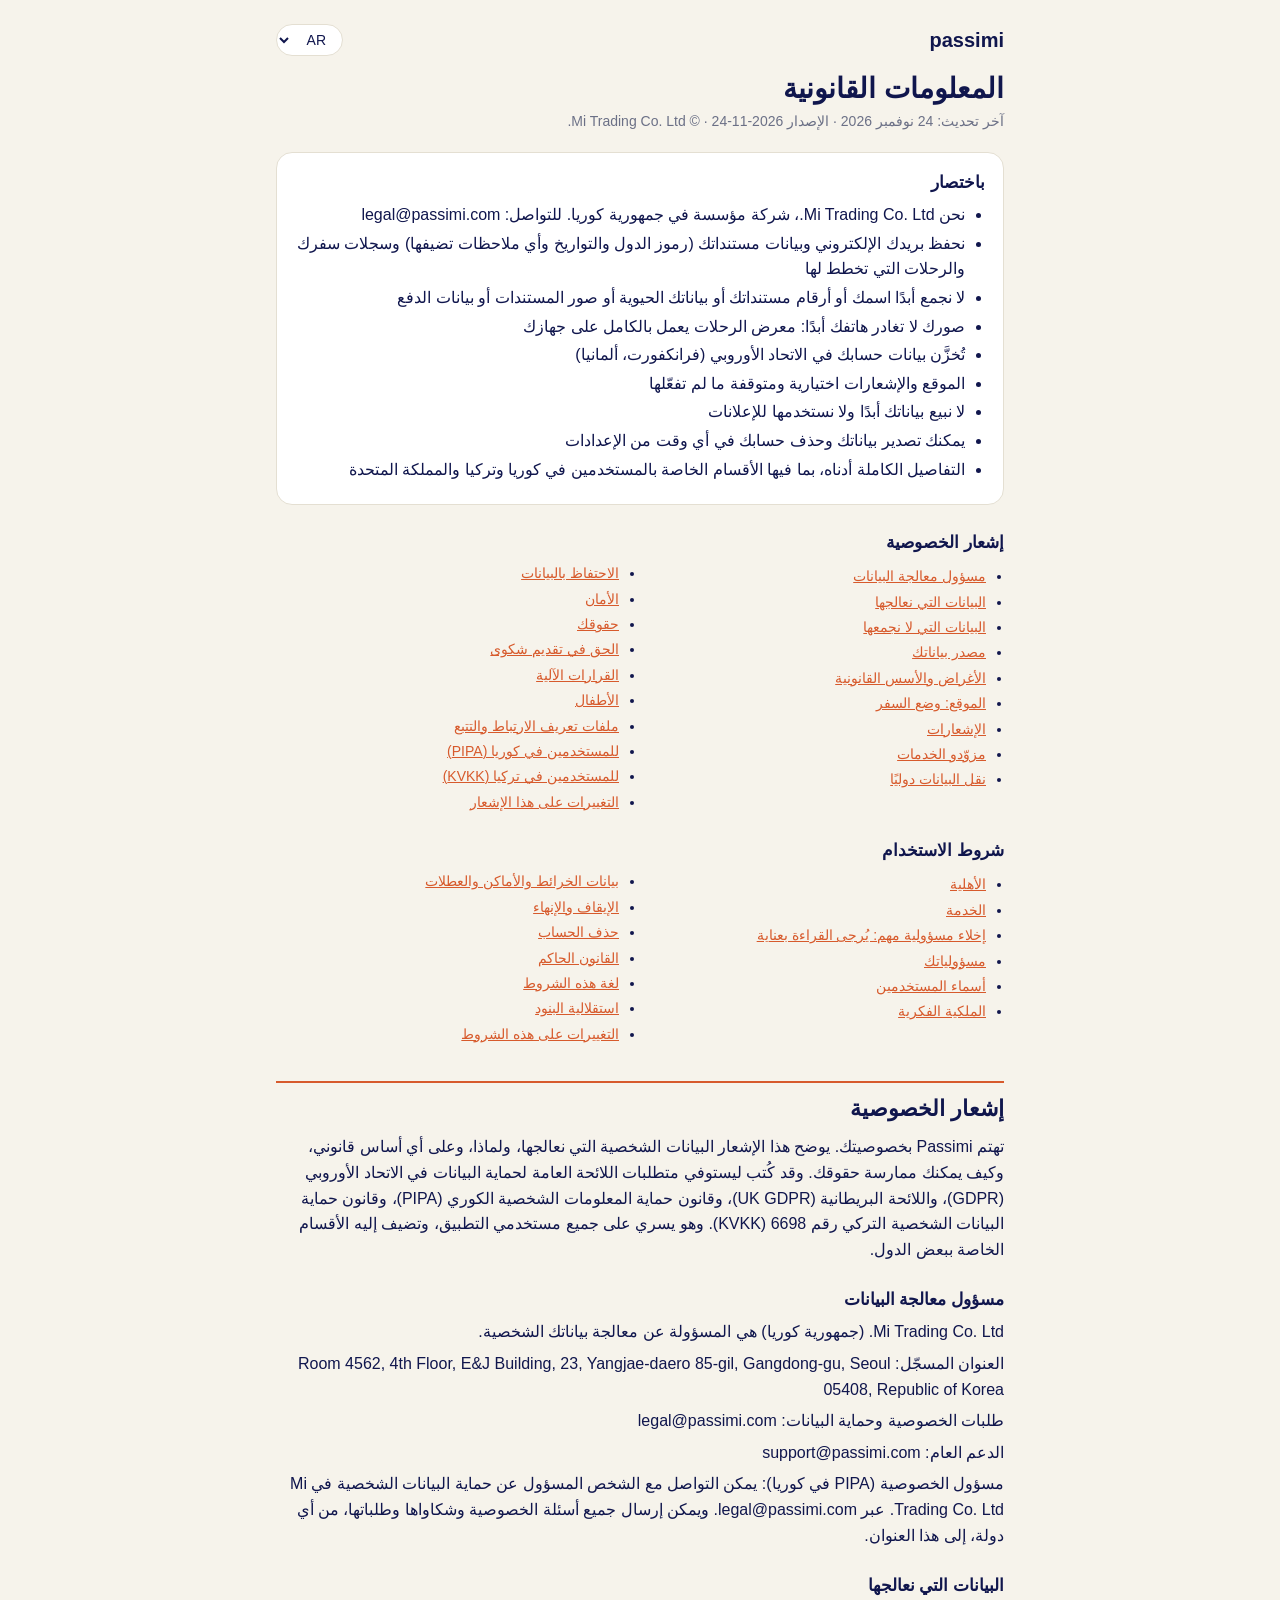
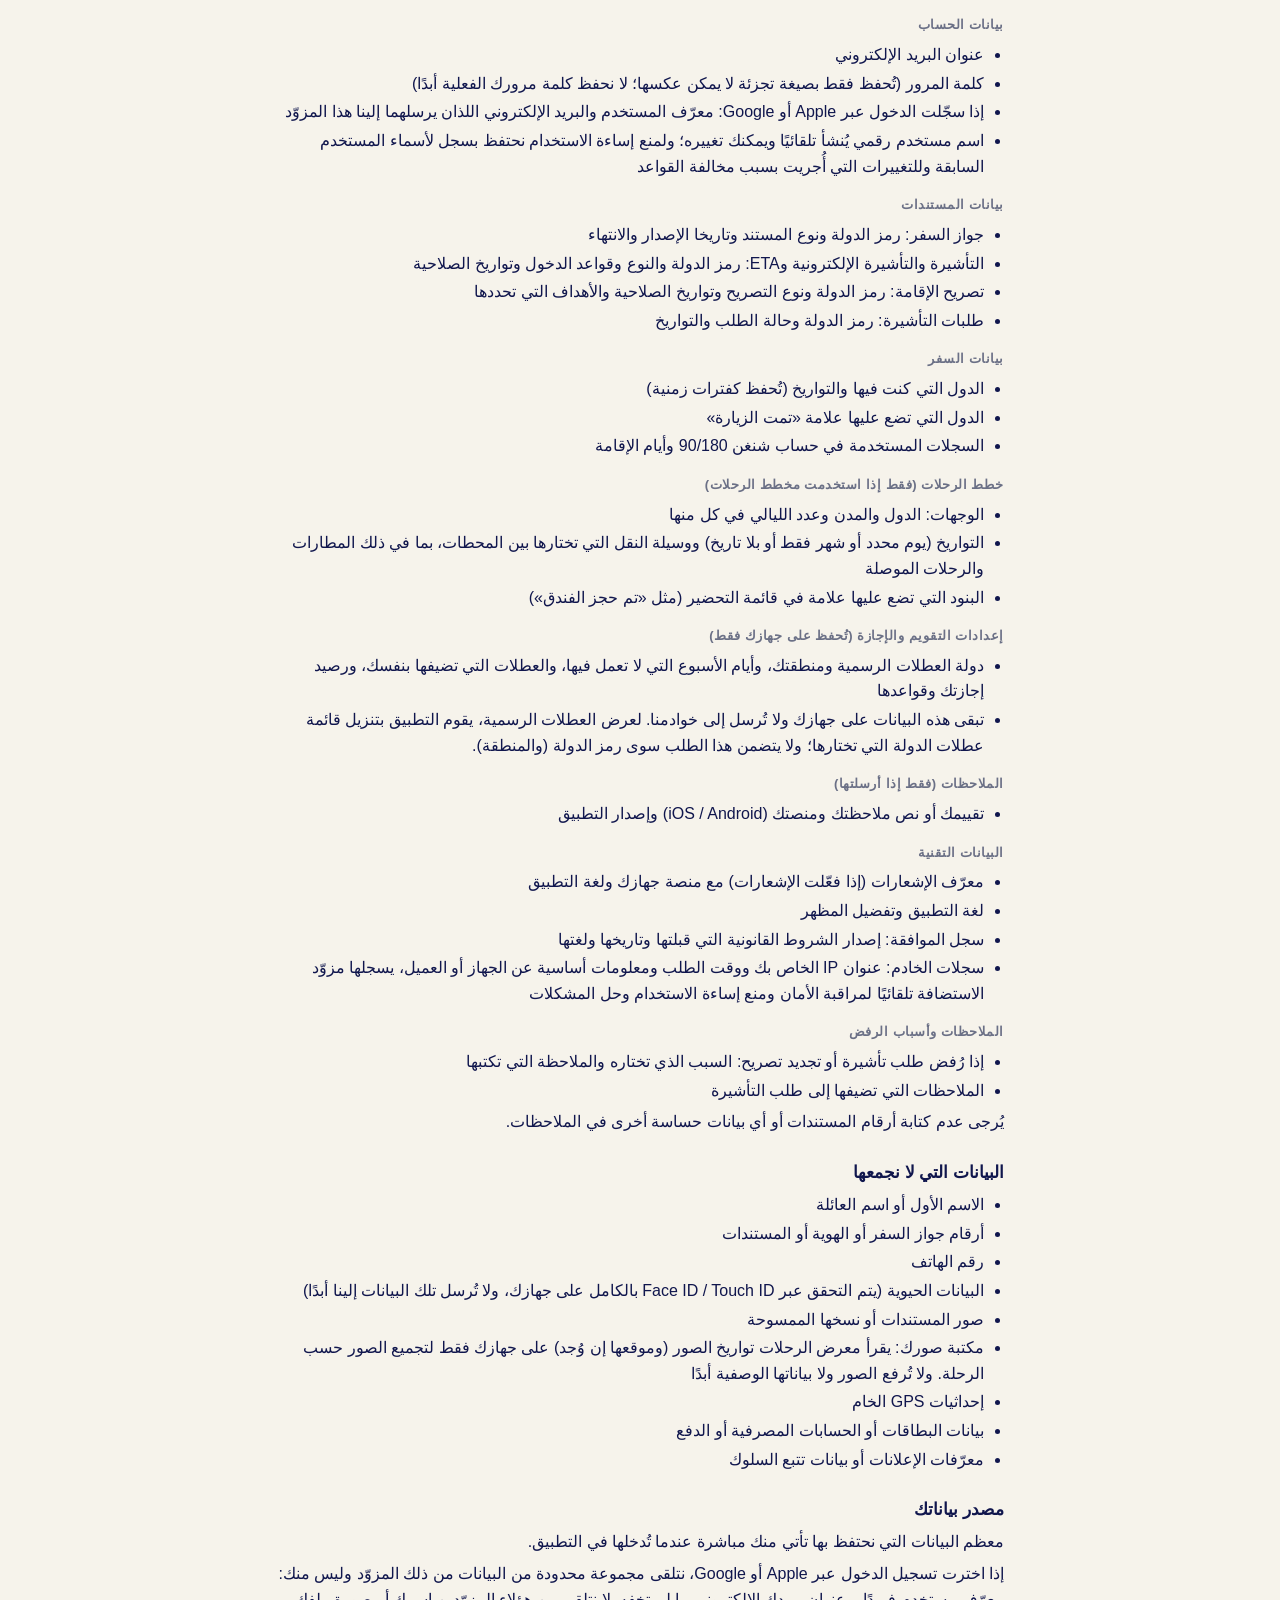
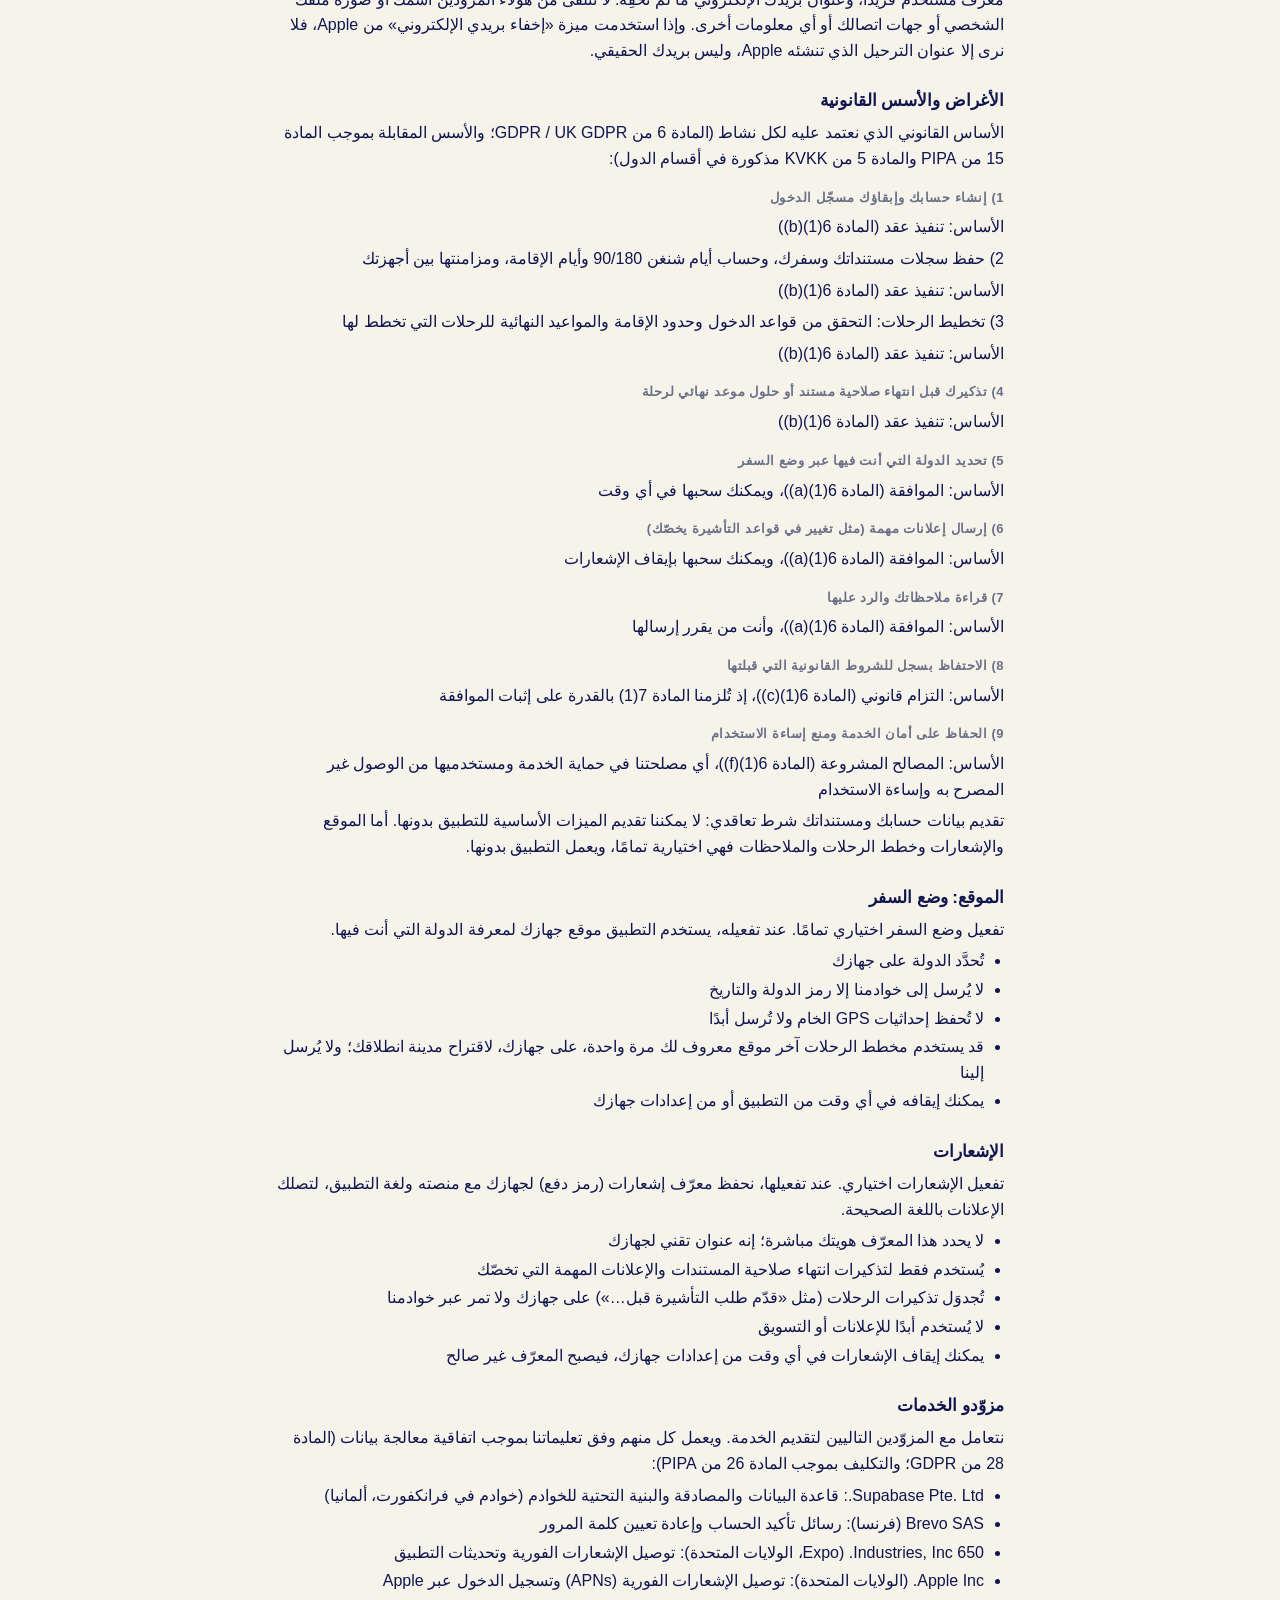
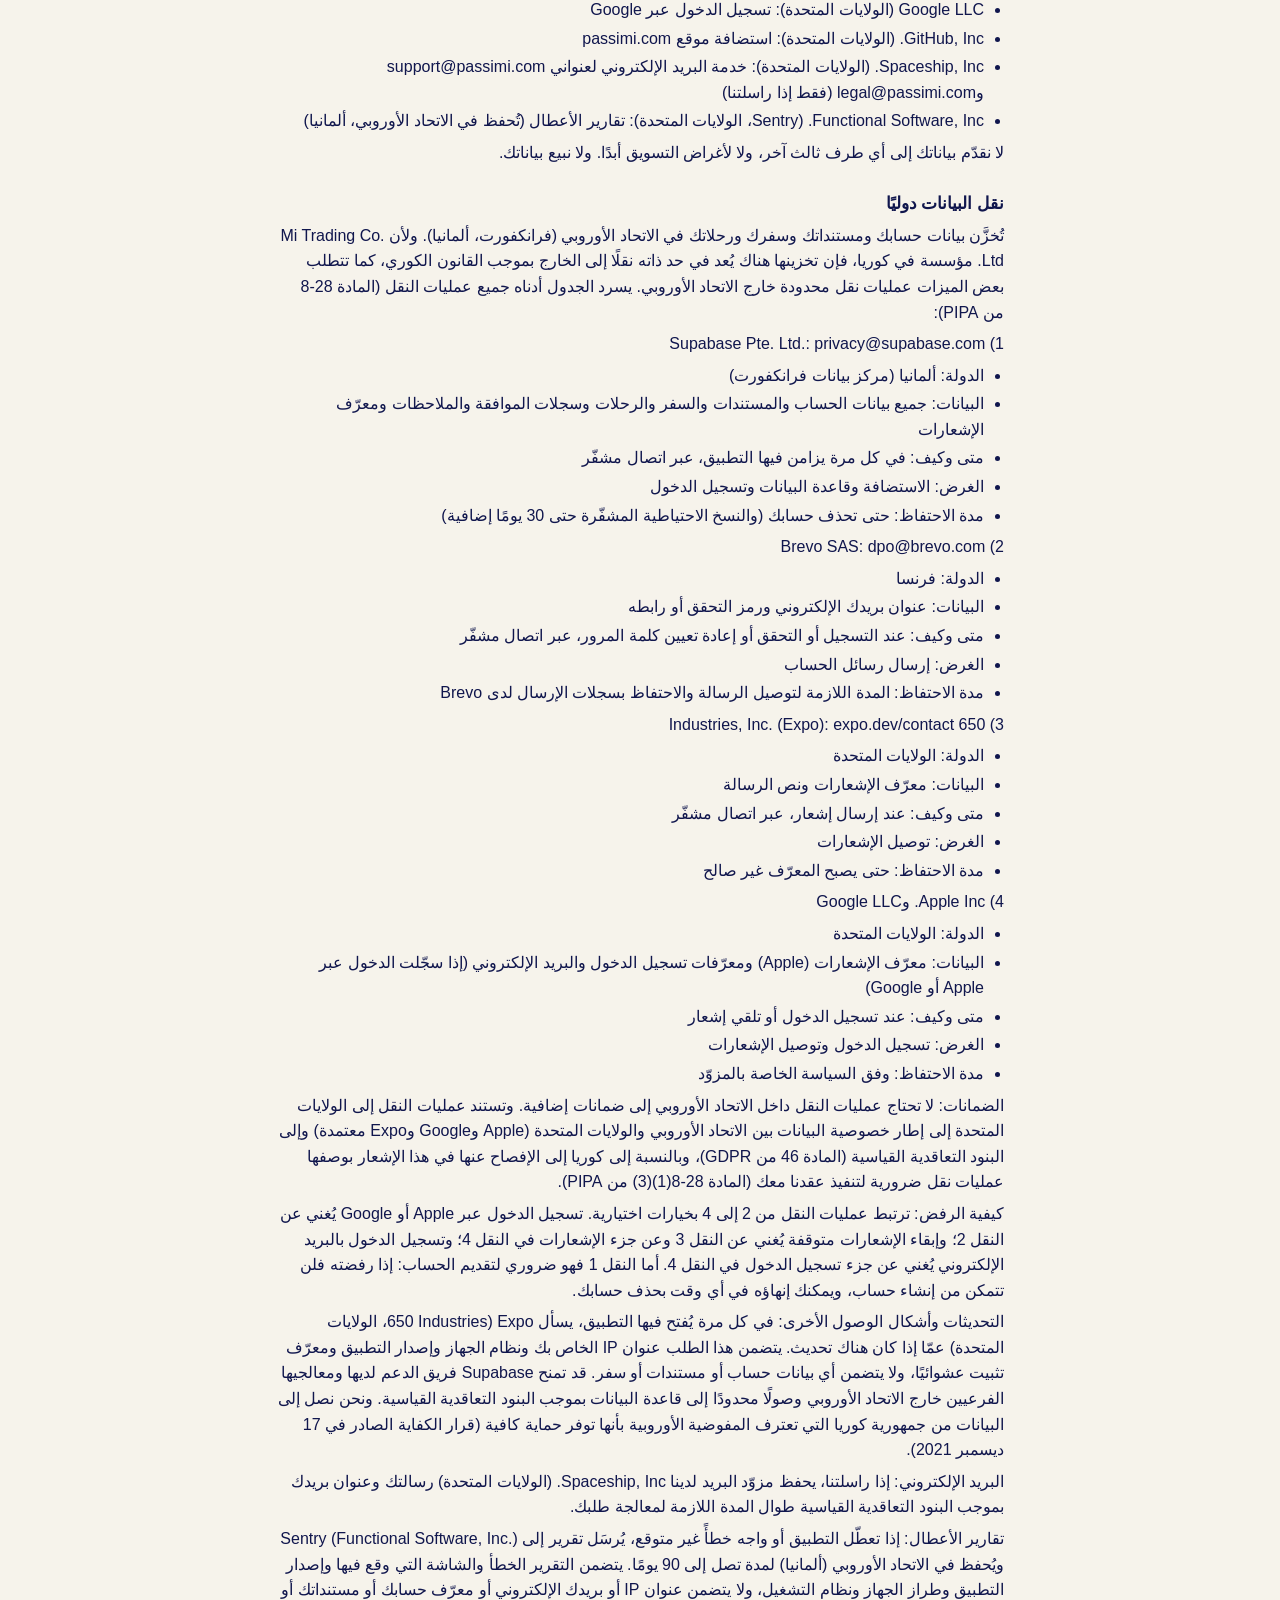
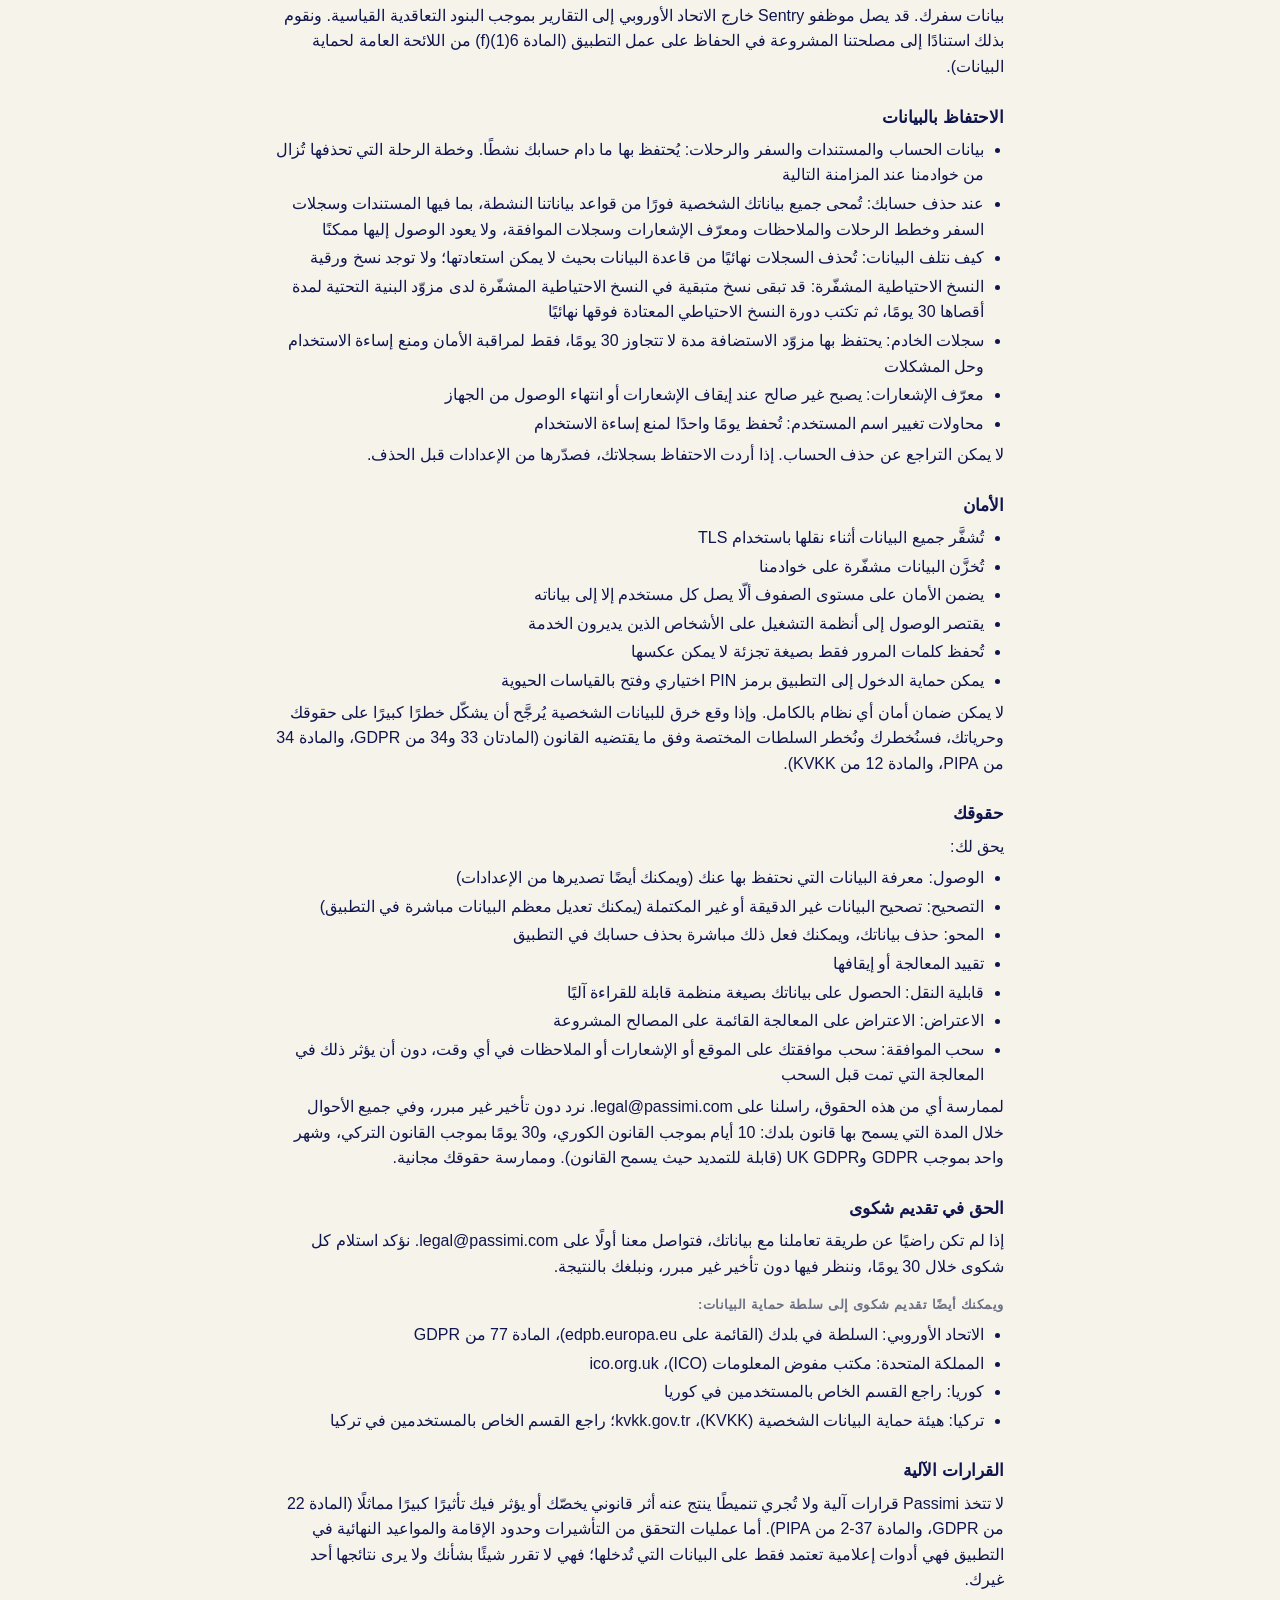
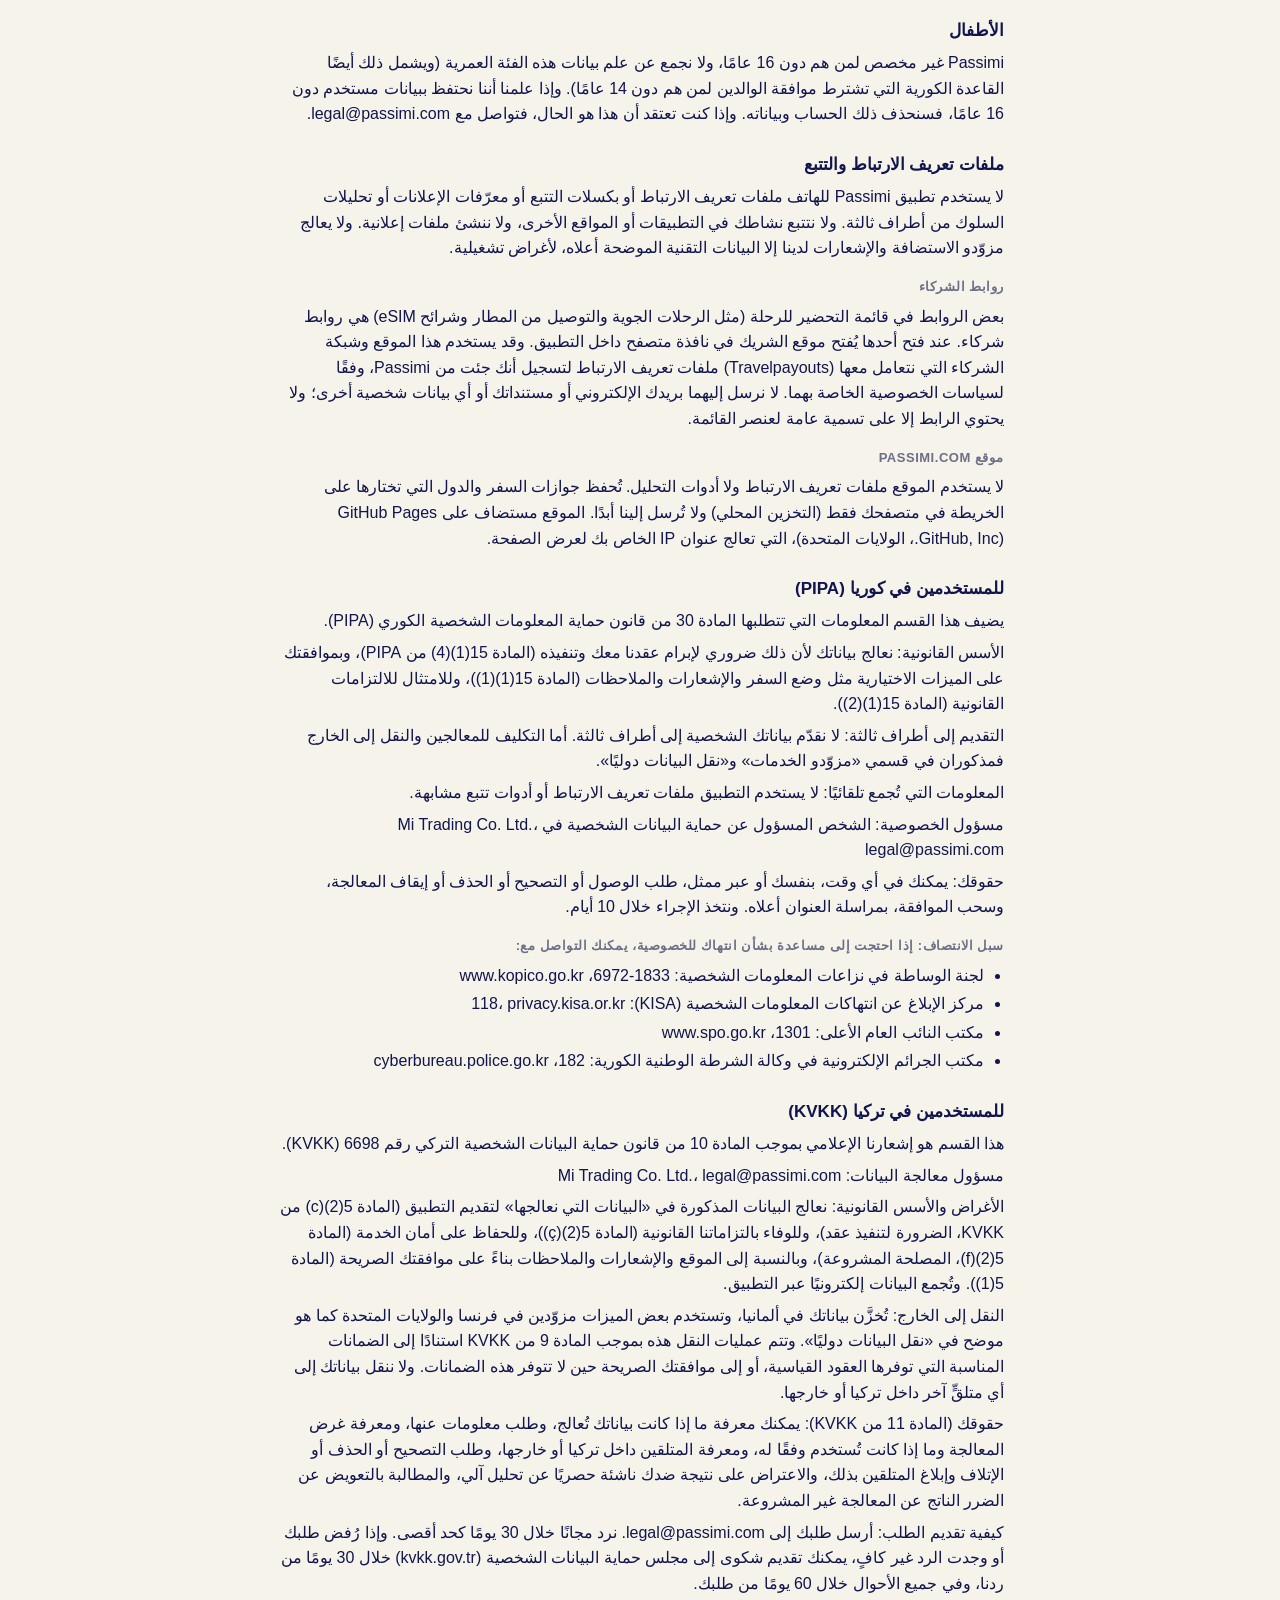
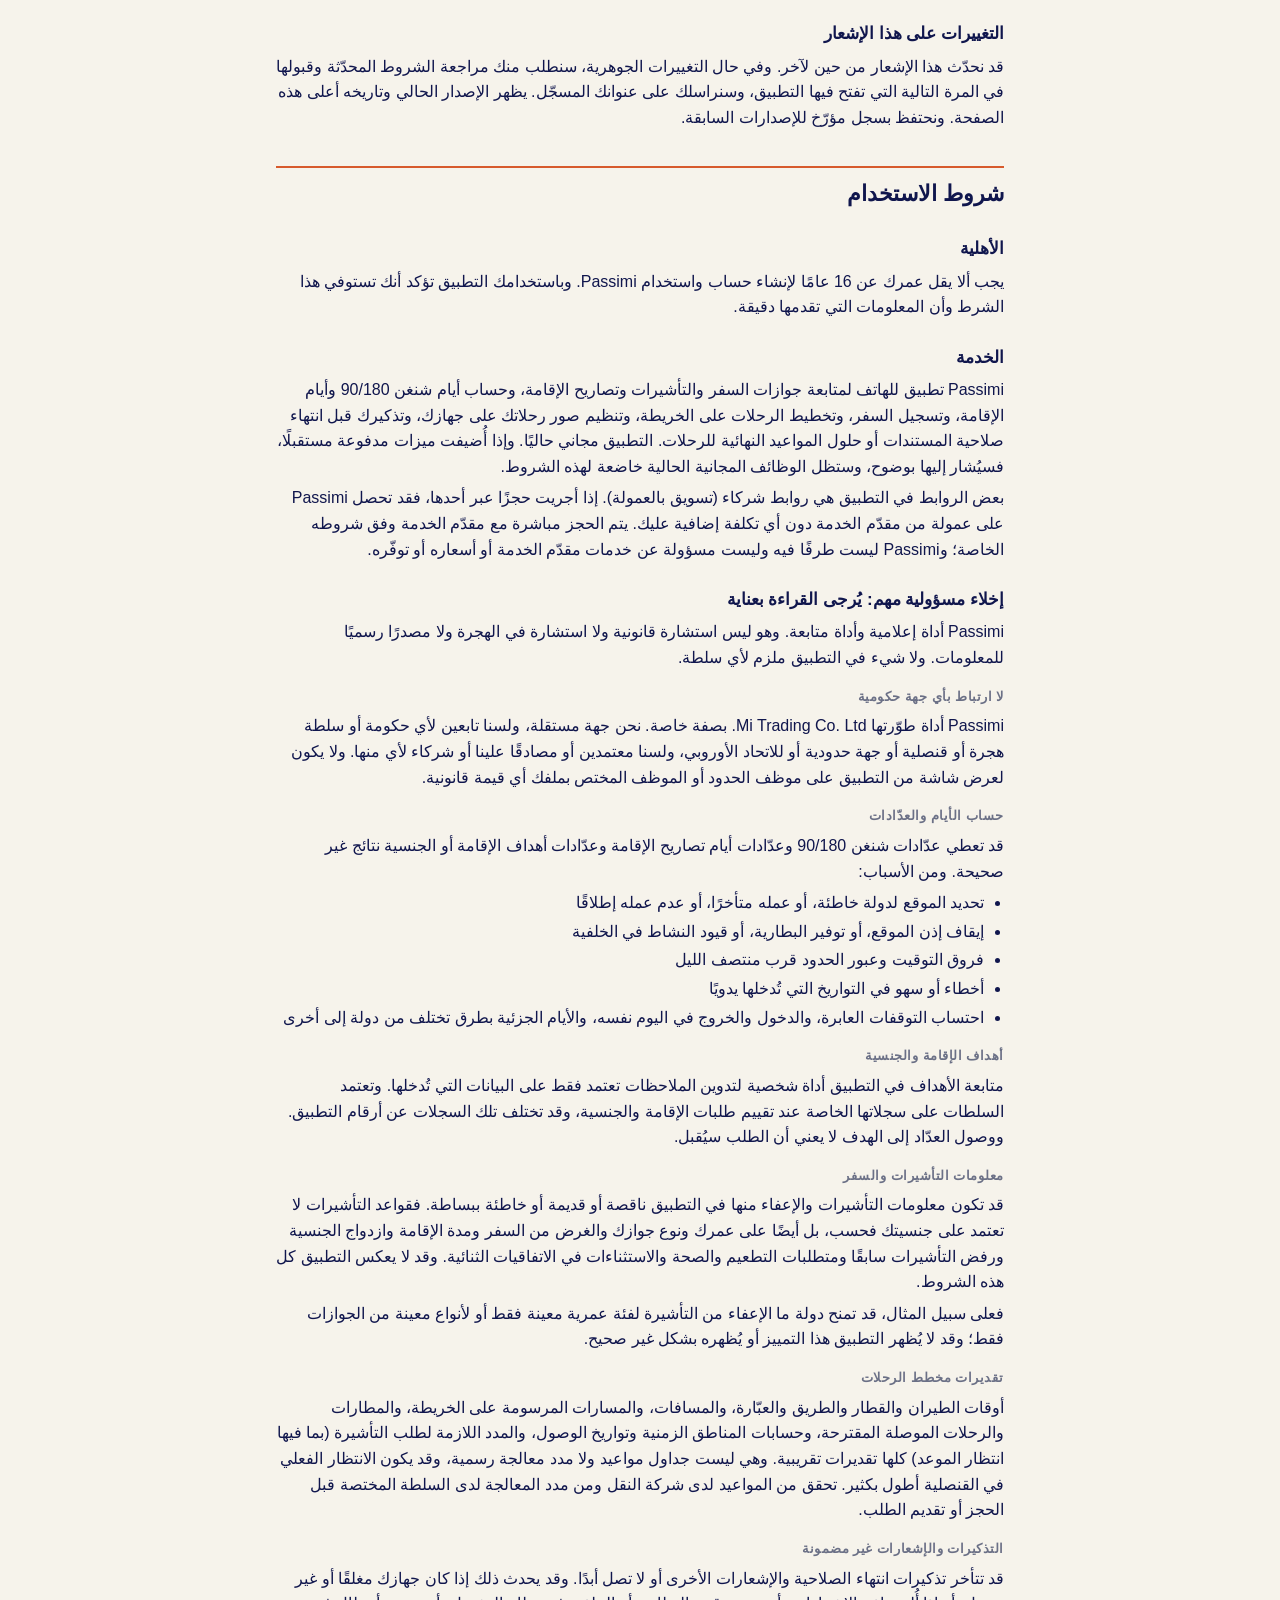
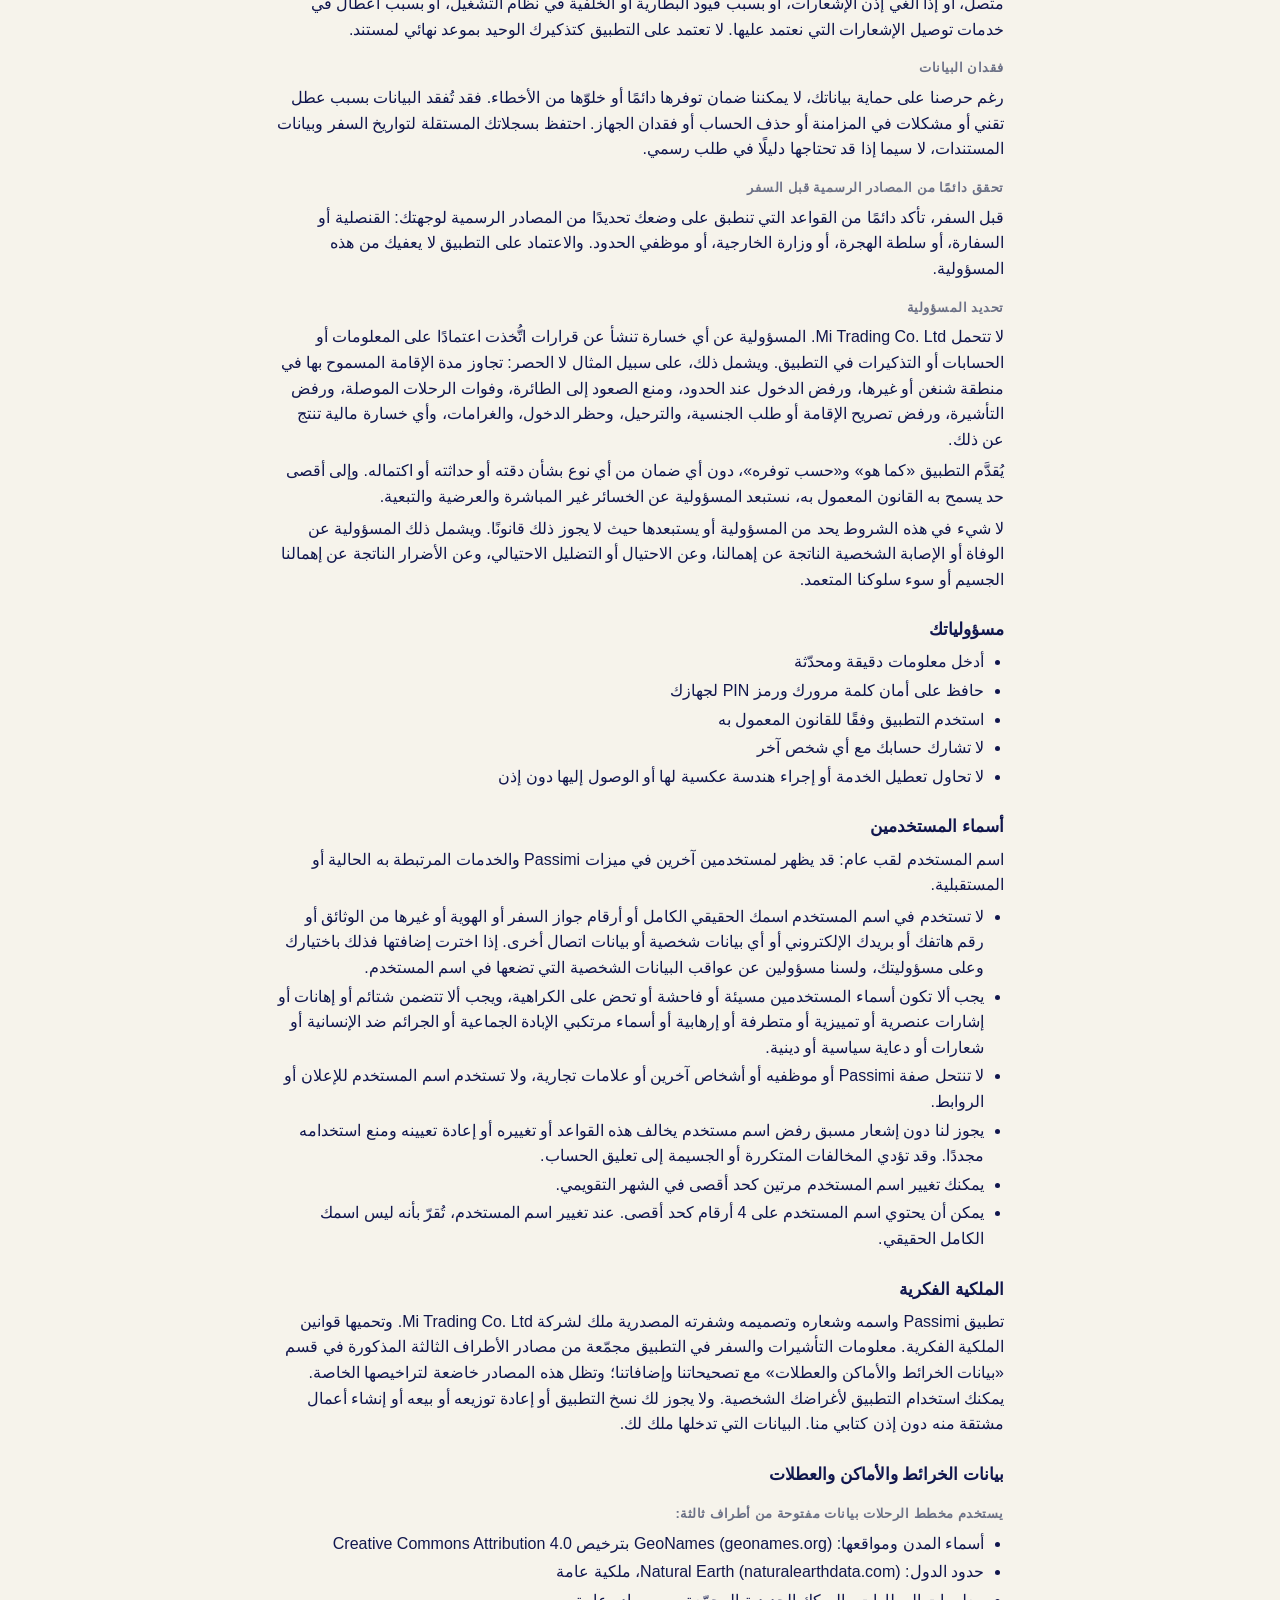
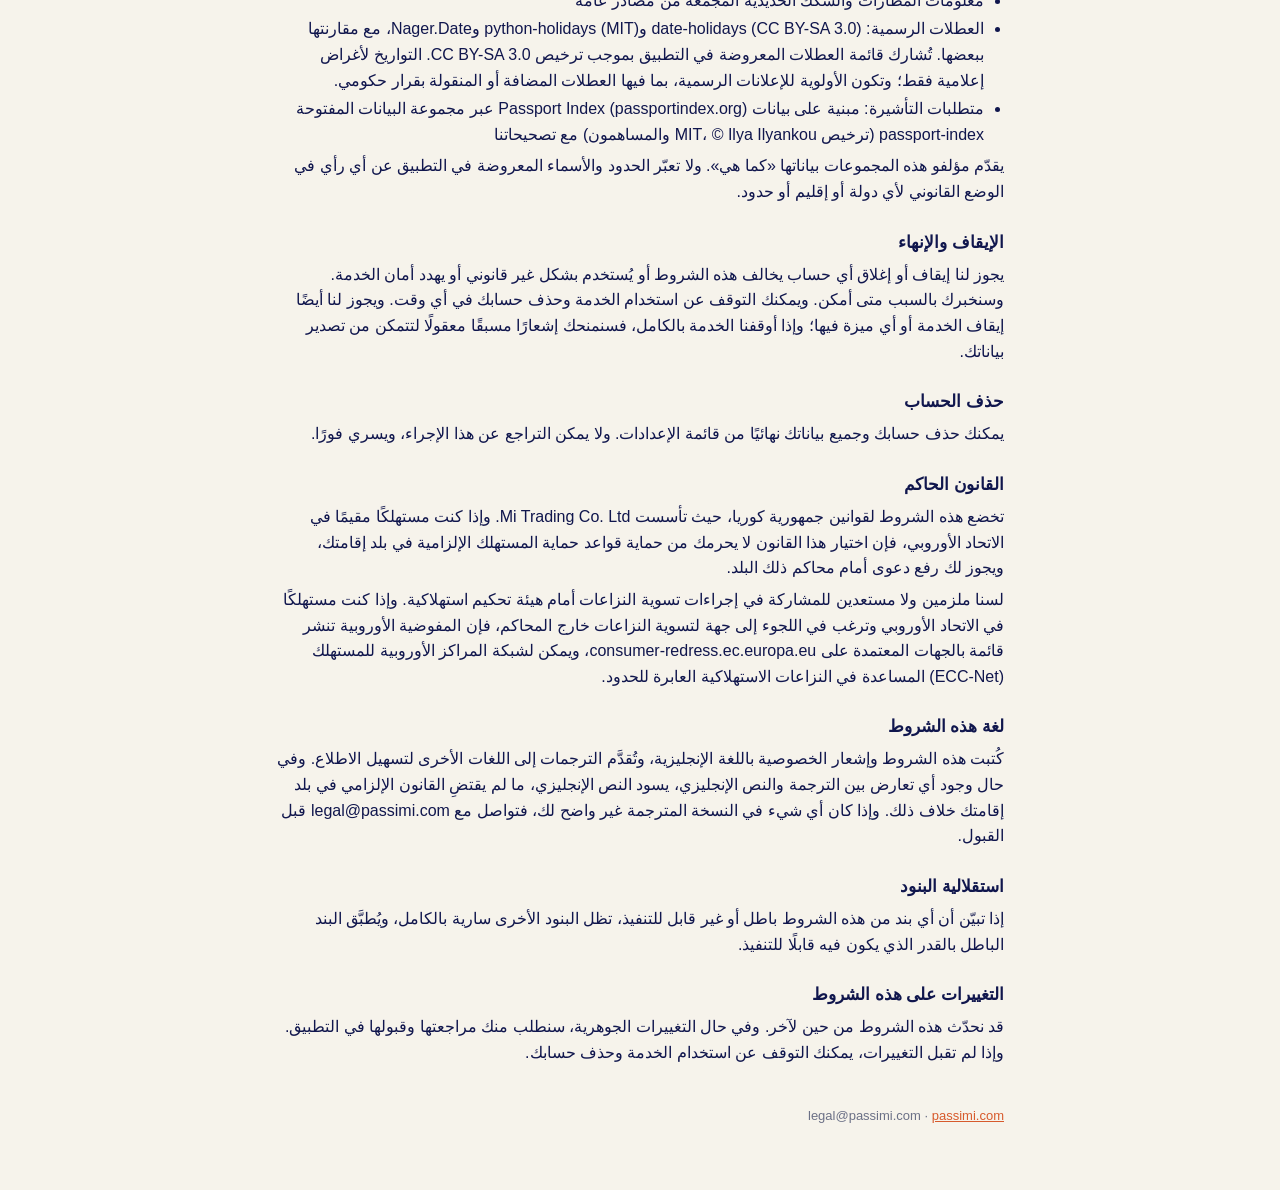
<file: legal/ar.html>
<!doctype html>
<html lang="ar" dir="rtl">
<head>
<meta charset="utf-8">
<meta name="viewport" content="width=device-width, initial-scale=1">
<title>Passimi — المعلومات القانونية</title>
<meta name="description" content="إشعار الخصوصية · شروط الاستخدام">
<link rel="canonical" href="https://passimi.com/legal/ar.html">
<link rel="icon" href="../favicon.svg" type="image/svg+xml">
<style>
:root{--bg:#F6F3EB;--surface:#FFFFFF;--ink:#10164D;--muted:#6B7086;--border:#E4DFD2;--orange:#D75A2C}
*{box-sizing:border-box}
body{margin:0;background:var(--bg);color:var(--ink);font:16px/1.6 -apple-system,BlinkMacSystemFont,"Segoe UI",Roboto,"Noto Sans",sans-serif;-webkit-font-smoothing:antialiased}
.wrap{max-width:760px;margin:0 auto;padding:24px 16px 64px}
header{display:flex;align-items:center;justify-content:space-between;gap:12px;margin-bottom:8px}
header a{color:var(--ink);font-weight:800;text-decoration:none;font-size:20px}
select{background:var(--surface);border:1px solid var(--border);border-radius:999px;padding:6px 12px;font:inherit;font-size:14px;color:var(--ink)}
h1{font-size:28px;line-height:1.2;margin:16px 0 4px}
.meta{color:var(--muted);font-size:14px;margin-bottom:20px}
.card{background:var(--surface);border:1px solid var(--border);border-radius:16px;padding:16px 18px;margin:16px 0}
h2{font-size:22px;margin:36px 0 8px;padding-top:8px;border-top:2px solid var(--orange)}
h3{font-size:17px;margin:24px 0 6px}
h4{font-size:13px;letter-spacing:.04em;margin:16px 0 4px;color:var(--muted)}
p{margin:6px 0}
ul{margin:6px 0;padding-inline-start:20px}
li{margin:3px 0}
nav ul{columns:2;column-gap:24px;font-size:14px;padding-inline-start:18px}
@media (max-width:560px){nav ul{columns:1}}
a{color:var(--orange)}
footer{margin-top:40px;color:var(--muted);font-size:13px}
</style>
</head>
<body><div class="wrap">
<header><a href="/">passimi</a><select aria-label="Language" onchange="location.href=this.value"><option value="ar.html" selected>AR</option><option value="./">EN</option><option value="es.html">ES</option><option value="fr.html">FR</option><option value="ja.html">JA</option><option value="ko.html">KO</option><option value="pt.html">PT</option><option value="ru.html">RU</option><option value="tr.html">TR</option><option value="uk.html">UK</option><option value="zh.html">ZH</option></select></header>
<h1>المعلومات القانونية</h1>
<div class="meta">آخر تحديث: 24 نوفمبر 2026 · الإصدار 2026-11-24 · © Mi Trading Co. Ltd.</div>
<div class="card"><h3 style="margin-top:0">باختصار</h3><ul><li>نحن Mi Trading Co. Ltd.، شركة مؤسسة في جمهورية كوريا. للتواصل: legal@passimi.com</li><li>نحفظ بريدك الإلكتروني وبيانات مستنداتك (رموز الدول والتواريخ وأي ملاحظات تضيفها) وسجلات سفرك والرحلات التي تخطط لها</li><li>لا نجمع أبدًا اسمك أو أرقام مستنداتك أو بياناتك الحيوية أو صور المستندات أو بيانات الدفع</li><li>صورك لا تغادر هاتفك أبدًا: معرض الرحلات يعمل بالكامل على جهازك</li><li>تُخزَّن بيانات حسابك في الاتحاد الأوروبي (فرانكفورت، ألمانيا)</li><li>الموقع والإشعارات اختيارية ومتوقفة ما لم تفعّلها</li><li>لا نبيع بياناتك أبدًا ولا نستخدمها للإعلانات</li><li>يمكنك تصدير بياناتك وحذف حسابك في أي وقت من الإعدادات</li><li>التفاصيل الكاملة أدناه، بما فيها الأقسام الخاصة بالمستخدمين في كوريا وتركيا والمملكة المتحدة</li></ul></div>
<nav><h3>إشعار الخصوصية</h3><ul><li><a href="#controller">مسؤول معالجة البيانات</a></li><li><a href="#collected">البيانات التي نعالجها</a></li><li><a href="#notCollected">البيانات التي لا نجمعها</a></li><li><a href="#source">مصدر بياناتك</a></li><li><a href="#purposes">الأغراض والأسس القانونية</a></li><li><a href="#location">الموقع: وضع السفر</a></li><li><a href="#notifications">الإشعارات</a></li><li><a href="#processors">مزوّدو الخدمات</a></li><li><a href="#transfer">نقل البيانات دوليًا</a></li><li><a href="#retention">الاحتفاظ بالبيانات</a></li><li><a href="#security">الأمان</a></li><li><a href="#rights">حقوقك</a></li><li><a href="#complaint">الحق في تقديم شكوى</a></li><li><a href="#automated">القرارات الآلية</a></li><li><a href="#children">الأطفال</a></li><li><a href="#cookies">ملفات تعريف الارتباط والتتبع</a></li><li><a href="#korea">للمستخدمين في كوريا (PIPA)</a></li><li><a href="#turkey">للمستخدمين في تركيا (KVKK)</a></li><li><a href="#changes">التغييرات على هذا الإشعار</a></li></ul><h3>شروط الاستخدام</h3><ul><li><a href="#eligibility">الأهلية</a></li><li><a href="#service">الخدمة</a></li><li><a href="#disclaimer">إخلاء مسؤولية مهم: يُرجى القراءة بعناية</a></li><li><a href="#obligations">مسؤولياتك</a></li><li><a href="#usernames">أسماء المستخدمين</a></li><li><a href="#ip">الملكية الفكرية</a></li><li><a href="#dataSources">بيانات الخرائط والأماكن والعطلات</a></li><li><a href="#suspension">الإيقاف والإنهاء</a></li><li><a href="#deletion">حذف الحساب</a></li><li><a href="#governingLaw">القانون الحاكم</a></li><li><a href="#language">لغة هذه الشروط</a></li><li><a href="#severability">استقلالية البنود</a></li><li><a href="#termsChanges">التغييرات على هذه الشروط</a></li></ul></nav>
<h2 id="privacy">إشعار الخصوصية</h2><p>تهتم Passimi بخصوصيتك. يوضح هذا الإشعار البيانات الشخصية التي نعالجها، ولماذا، وعلى أي أساس قانوني، وكيف يمكنك ممارسة حقوقك. وقد كُتب ليستوفي متطلبات اللائحة العامة لحماية البيانات في الاتحاد الأوروبي (GDPR)، واللائحة البريطانية (UK GDPR)، وقانون حماية المعلومات الشخصية الكوري (PIPA)، وقانون حماية البيانات الشخصية التركي رقم 6698 (KVKK). وهو يسري على جميع مستخدمي التطبيق، وتضيف إليه الأقسام الخاصة ببعض الدول.</p><section id="controller"><h3>مسؤول معالجة البيانات</h3><p>Mi Trading Co. Ltd. (جمهورية كوريا) هي المسؤولة عن معالجة بياناتك الشخصية.</p><p>العنوان المسجّل: Room 4562, 4th Floor, E&amp;J Building, 23, Yangjae-daero 85-gil, Gangdong-gu, Seoul 05408, Republic of Korea</p><p>طلبات الخصوصية وحماية البيانات: legal@passimi.com</p><p>الدعم العام: support@passimi.com</p><p>مسؤول الخصوصية (PIPA في كوريا): يمكن التواصل مع الشخص المسؤول عن حماية البيانات الشخصية في Mi Trading Co. Ltd. عبر legal@passimi.com. ويمكن إرسال جميع أسئلة الخصوصية وشكاواها وطلباتها، من أي دولة، إلى هذا العنوان.</p></section><section id="collected"><h3>البيانات التي نعالجها</h3><h4>بيانات الحساب</h4><ul><li>عنوان البريد الإلكتروني</li><li>كلمة المرور (تُحفظ فقط بصيغة تجزئة لا يمكن عكسها؛ لا نحفظ كلمة مرورك الفعلية أبدًا)</li><li>إذا سجّلت الدخول عبر Apple أو Google: معرّف المستخدم والبريد الإلكتروني اللذان يرسلهما إلينا هذا المزوّد</li><li>اسم مستخدم رقمي يُنشأ تلقائيًا ويمكنك تغييره؛ ولمنع إساءة الاستخدام نحتفظ بسجل لأسماء المستخدم السابقة وللتغييرات التي أُجريت بسبب مخالفة القواعد</li></ul><h4>بيانات المستندات</h4><ul><li>جواز السفر: رمز الدولة ونوع المستند وتاريخا الإصدار والانتهاء</li><li>التأشيرة والتأشيرة الإلكترونية وETA: رمز الدولة والنوع وقواعد الدخول وتواريخ الصلاحية</li><li>تصريح الإقامة: رمز الدولة ونوع التصريح وتواريخ الصلاحية والأهداف التي تحددها</li><li>طلبات التأشيرة: رمز الدولة وحالة الطلب والتواريخ</li></ul><h4>بيانات السفر</h4><ul><li>الدول التي كنت فيها والتواريخ (تُحفظ كفترات زمنية)</li><li>الدول التي تضع عليها علامة «تمت الزيارة»</li><li>السجلات المستخدمة في حساب شنغن 90/180 وأيام الإقامة</li></ul><h4>خطط الرحلات (فقط إذا استخدمت مخطط الرحلات)</h4><ul><li>الوجهات: الدول والمدن وعدد الليالي في كل منها</li><li>التواريخ (يوم محدد أو شهر فقط أو بلا تاريخ) ووسيلة النقل التي تختارها بين المحطات، بما في ذلك المطارات والرحلات الموصلة</li><li>البنود التي تضع عليها علامة في قائمة التحضير (مثل «تم حجز الفندق»)</li></ul><h4>إعدادات التقويم والإجازة (تُحفظ على جهازك فقط)</h4><ul><li>دولة العطلات الرسمية ومنطقتك، وأيام الأسبوع التي لا تعمل فيها، والعطلات التي تضيفها بنفسك، ورصيد إجازتك وقواعدها</li><li>تبقى هذه البيانات على جهازك ولا تُرسل إلى خوادمنا. لعرض العطلات الرسمية، يقوم التطبيق بتنزيل قائمة عطلات الدولة التي تختارها؛ ولا يتضمن هذا الطلب سوى رمز الدولة (والمنطقة).</li></ul><h4>الملاحظات (فقط إذا أرسلتها)</h4><ul><li>تقييمك أو نص ملاحظتك ومنصتك (iOS / Android) وإصدار التطبيق</li></ul><h4>البيانات التقنية</h4><ul><li>معرّف الإشعارات (إذا فعّلت الإشعارات) مع منصة جهازك ولغة التطبيق</li><li>لغة التطبيق وتفضيل المظهر</li><li>سجل الموافقة: إصدار الشروط القانونية التي قبلتها وتاريخها ولغتها</li><li>سجلات الخادم: عنوان IP الخاص بك ووقت الطلب ومعلومات أساسية عن الجهاز أو العميل، يسجلها مزوّد الاستضافة تلقائيًا لمراقبة الأمان ومنع إساءة الاستخدام وحل المشكلات</li></ul><h4>الملاحظات وأسباب الرفض</h4><ul><li>إذا رُفض طلب تأشيرة أو تجديد تصريح: السبب الذي تختاره والملاحظة التي تكتبها</li><li>الملاحظات التي تضيفها إلى طلب التأشيرة</li></ul><p>يُرجى عدم كتابة أرقام المستندات أو أي بيانات حساسة أخرى في الملاحظات.</p></section><section id="notCollected"><h3>البيانات التي لا نجمعها</h3><ul><li>الاسم الأول أو اسم العائلة</li><li>أرقام جواز السفر أو الهوية أو المستندات</li><li>رقم الهاتف</li><li>البيانات الحيوية (يتم التحقق عبر Face ID / Touch ID بالكامل على جهازك، ولا تُرسل تلك البيانات إلينا أبدًا)</li><li>صور المستندات أو نسخها الممسوحة</li><li>مكتبة صورك: يقرأ معرض الرحلات تواريخ الصور (وموقعها إن وُجد) على جهازك فقط لتجميع الصور حسب الرحلة. ولا تُرفع الصور ولا بياناتها الوصفية أبدًا</li><li>إحداثيات GPS الخام</li><li>بيانات البطاقات أو الحسابات المصرفية أو الدفع</li><li>معرّفات الإعلانات أو بيانات تتبع السلوك</li></ul></section><section id="source"><h3>مصدر بياناتك</h3><p>معظم البيانات التي نحتفظ بها تأتي منك مباشرة عندما تُدخلها في التطبيق.</p><p>إذا اخترت تسجيل الدخول عبر Apple أو Google، نتلقى مجموعة محدودة من البيانات من ذلك المزوّد وليس منك: معرّف مستخدم فريدًا، وعنوان بريدك الإلكتروني ما لم تخفِه. لا نتلقى من هؤلاء المزوّدين اسمك أو صورة ملفك الشخصي أو جهات اتصالك أو أي معلومات أخرى. وإذا استخدمت ميزة «إخفاء بريدي الإلكتروني» من Apple، فلا نرى إلا عنوان الترحيل الذي تنشئه Apple، وليس بريدك الحقيقي.</p></section><section id="purposes"><h3>الأغراض والأسس القانونية</h3><p>الأساس القانوني الذي نعتمد عليه لكل نشاط (المادة 6 من GDPR / UK GDPR؛ والأسس المقابلة بموجب المادة 15 من PIPA والمادة 5 من KVKK مذكورة في أقسام الدول):</p><h4>1) إنشاء حسابك وإبقاؤك مسجّل الدخول</h4><p>الأساس: تنفيذ عقد (المادة 6(1)(b))</p><p>2) حفظ سجلات مستنداتك وسفرك، وحساب أيام شنغن 90/180 وأيام الإقامة، ومزامنتها بين أجهزتك</p><p>الأساس: تنفيذ عقد (المادة 6(1)(b))</p><p>3) تخطيط الرحلات: التحقق من قواعد الدخول وحدود الإقامة والمواعيد النهائية للرحلات التي تخطط لها</p><p>الأساس: تنفيذ عقد (المادة 6(1)(b))</p><h4>4) تذكيرك قبل انتهاء صلاحية مستند أو حلول موعد نهائي لرحلة</h4><p>الأساس: تنفيذ عقد (المادة 6(1)(b))</p><h4>5) تحديد الدولة التي أنت فيها عبر وضع السفر</h4><p>الأساس: الموافقة (المادة 6(1)(a))، ويمكنك سحبها في أي وقت</p><h4>6) إرسال إعلانات مهمة (مثل تغيير في قواعد التأشيرة يخصّك)</h4><p>الأساس: الموافقة (المادة 6(1)(a))، ويمكنك سحبها بإيقاف الإشعارات</p><h4>7) قراءة ملاحظاتك والرد عليها</h4><p>الأساس: الموافقة (المادة 6(1)(a))، وأنت من يقرر إرسالها</p><h4>8) الاحتفاظ بسجل للشروط القانونية التي قبلتها</h4><p>الأساس: التزام قانوني (المادة 6(1)(c))، إذ تُلزمنا المادة 7(1) بالقدرة على إثبات الموافقة</p><h4>9) الحفاظ على أمان الخدمة ومنع إساءة الاستخدام</h4><p>الأساس: المصالح المشروعة (المادة 6(1)(f))، أي مصلحتنا في حماية الخدمة ومستخدميها من الوصول غير المصرح به وإساءة الاستخدام</p><p>تقديم بيانات حسابك ومستنداتك شرط تعاقدي: لا يمكننا تقديم الميزات الأساسية للتطبيق بدونها. أما الموقع والإشعارات وخطط الرحلات والملاحظات فهي اختيارية تمامًا، ويعمل التطبيق بدونها.</p></section><section id="location"><h3>الموقع: وضع السفر</h3><p>تفعيل وضع السفر اختياري تمامًا. عند تفعيله، يستخدم التطبيق موقع جهازك لمعرفة الدولة التي أنت فيها.</p><ul><li>تُحدَّد الدولة على جهازك</li><li>لا يُرسل إلى خوادمنا إلا رمز الدولة والتاريخ</li><li>لا تُحفظ إحداثيات GPS الخام ولا تُرسل أبدًا</li><li>قد يستخدم مخطط الرحلات آخر موقع معروف لك مرة واحدة، على جهازك، لاقتراح مدينة انطلاقك؛ ولا يُرسل إلينا</li><li>يمكنك إيقافه في أي وقت من التطبيق أو من إعدادات جهازك</li></ul></section><section id="notifications"><h3>الإشعارات</h3><p>تفعيل الإشعارات اختياري. عند تفعيلها، نحفظ معرّف إشعارات (رمز دفع) لجهازك مع منصته ولغة التطبيق، لتصلك الإعلانات باللغة الصحيحة.</p><ul><li>لا يحدد هذا المعرّف هويتك مباشرة؛ إنه عنوان تقني لجهازك</li><li>يُستخدم فقط لتذكيرات انتهاء صلاحية المستندات والإعلانات المهمة التي تخصّك</li><li>تُجدوَل تذكيرات الرحلات (مثل «قدّم طلب التأشيرة قبل…») على جهازك ولا تمر عبر خوادمنا</li><li>لا يُستخدم أبدًا للإعلانات أو التسويق</li><li>يمكنك إيقاف الإشعارات في أي وقت من إعدادات جهازك، فيصبح المعرّف غير صالح</li></ul></section><section id="processors"><h3>مزوّدو الخدمات</h3><p>نتعامل مع المزوّدين التاليين لتقديم الخدمة. ويعمل كل منهم وفق تعليماتنا بموجب اتفاقية معالجة بيانات (المادة 28 من GDPR؛ والتكليف بموجب المادة 26 من PIPA):</p><ul><li>Supabase Pte. Ltd.: قاعدة البيانات والمصادقة والبنية التحتية للخوادم (خوادم في فرانكفورت، ألمانيا)</li><li>Brevo SAS (فرنسا): رسائل تأكيد الحساب وإعادة تعيين كلمة المرور</li><li>650 Industries, Inc. (Expo، الولايات المتحدة): توصيل الإشعارات الفورية وتحديثات التطبيق</li><li>Apple Inc. (الولايات المتحدة): توصيل الإشعارات الفورية (APNs) وتسجيل الدخول عبر Apple</li><li>Google LLC (الولايات المتحدة): تسجيل الدخول عبر Google</li><li>GitHub, Inc. (الولايات المتحدة): استضافة موقع passimi.com</li><li>Spaceship, Inc. (الولايات المتحدة): خدمة البريد الإلكتروني لعنواني support@passimi.com وlegal@passimi.com (فقط إذا راسلتنا)</li><li>Functional Software, Inc. (Sentry، الولايات المتحدة): تقارير الأعطال (تُحفظ في الاتحاد الأوروبي، ألمانيا)</li></ul><p>لا نقدّم بياناتك إلى أي طرف ثالث آخر، ولا لأغراض التسويق أبدًا. ولا نبيع بياناتك.</p></section><section id="transfer"><h3>نقل البيانات دوليًا</h3><p>تُخزَّن بيانات حسابك ومستنداتك وسفرك ورحلاتك في الاتحاد الأوروبي (فرانكفورت، ألمانيا). ولأن Mi Trading Co. Ltd. مؤسسة في كوريا، فإن تخزينها هناك يُعد في حد ذاته نقلًا إلى الخارج بموجب القانون الكوري، كما تتطلب بعض الميزات عمليات نقل محدودة خارج الاتحاد الأوروبي. يسرد الجدول أدناه جميع عمليات النقل (المادة 28-8 من PIPA):</p><p>1) Supabase Pte. Ltd.: privacy@supabase.com</p><ul><li>الدولة: ألمانيا (مركز بيانات فرانكفورت)</li><li>البيانات: جميع بيانات الحساب والمستندات والسفر والرحلات وسجلات الموافقة والملاحظات ومعرّف الإشعارات</li><li>متى وكيف: في كل مرة يزامن فيها التطبيق، عبر اتصال مشفّر</li><li>الغرض: الاستضافة وقاعدة البيانات وتسجيل الدخول</li><li>مدة الاحتفاظ: حتى تحذف حسابك (والنسخ الاحتياطية المشفّرة حتى 30 يومًا إضافية)</li></ul><p>2) Brevo SAS: dpo@brevo.com</p><ul><li>الدولة: فرنسا</li><li>البيانات: عنوان بريدك الإلكتروني ورمز التحقق أو رابطه</li><li>متى وكيف: عند التسجيل أو التحقق أو إعادة تعيين كلمة المرور، عبر اتصال مشفّر</li><li>الغرض: إرسال رسائل الحساب</li><li>مدة الاحتفاظ: المدة اللازمة لتوصيل الرسالة والاحتفاظ بسجلات الإرسال لدى Brevo</li></ul><p>3) 650 Industries, Inc. (Expo): expo.dev/contact</p><ul><li>الدولة: الولايات المتحدة</li><li>البيانات: معرّف الإشعارات ونص الرسالة</li><li>متى وكيف: عند إرسال إشعار، عبر اتصال مشفّر</li><li>الغرض: توصيل الإشعارات</li><li>مدة الاحتفاظ: حتى يصبح المعرّف غير صالح</li></ul><p>4) Apple Inc. وGoogle LLC</p><ul><li>الدولة: الولايات المتحدة</li><li>البيانات: معرّف الإشعارات (Apple) ومعرّفات تسجيل الدخول والبريد الإلكتروني (إذا سجّلت الدخول عبر Apple أو Google)</li><li>متى وكيف: عند تسجيل الدخول أو تلقي إشعار</li><li>الغرض: تسجيل الدخول وتوصيل الإشعارات</li><li>مدة الاحتفاظ: وفق السياسة الخاصة بالمزوّد</li></ul><p>الضمانات: لا تحتاج عمليات النقل داخل الاتحاد الأوروبي إلى ضمانات إضافية. وتستند عمليات النقل إلى الولايات المتحدة إلى إطار خصوصية البيانات بين الاتحاد الأوروبي والولايات المتحدة (Apple وGoogle وExpo معتمدة) وإلى البنود التعاقدية القياسية (المادة 46 من GDPR)، وبالنسبة إلى كوريا إلى الإفصاح عنها في هذا الإشعار بوصفها عمليات نقل ضرورية لتنفيذ عقدنا معك (المادة 28-8(1)(3) من PIPA).</p><p>كيفية الرفض: ترتبط عمليات النقل من 2 إلى 4 بخيارات اختيارية. تسجيل الدخول عبر Apple أو Google يُغني عن النقل 2؛ وإبقاء الإشعارات متوقفة يُغني عن النقل 3 وعن جزء الإشعارات في النقل 4؛ وتسجيل الدخول بالبريد الإلكتروني يُغني عن جزء تسجيل الدخول في النقل 4. أما النقل 1 فهو ضروري لتقديم الحساب: إذا رفضته فلن تتمكن من إنشاء حساب، ويمكنك إنهاؤه في أي وقت بحذف حسابك.</p><p>التحديثات وأشكال الوصول الأخرى: في كل مرة يُفتح فيها التطبيق، يسأل Expo (650 Industries، الولايات المتحدة) عمّا إذا كان هناك تحديث. يتضمن هذا الطلب عنوان IP الخاص بك ونظام الجهاز وإصدار التطبيق ومعرّف تثبيت عشوائيًا، ولا يتضمن أي بيانات حساب أو مستندات أو سفر. قد تمنح Supabase فريق الدعم لديها ومعالجيها الفرعيين خارج الاتحاد الأوروبي وصولًا محدودًا إلى قاعدة البيانات بموجب البنود التعاقدية القياسية. ونحن نصل إلى البيانات من جمهورية كوريا التي تعترف المفوضية الأوروبية بأنها توفر حماية كافية (قرار الكفاية الصادر في 17 ديسمبر 2021).</p><p>البريد الإلكتروني: إذا راسلتنا، يحفظ مزوّد البريد لدينا Spaceship, Inc. (الولايات المتحدة) رسالتك وعنوان بريدك بموجب البنود التعاقدية القياسية طوال المدة اللازمة لمعالجة طلبك.</p><p>تقارير الأعطال: إذا تعطّل التطبيق أو واجه خطأً غير متوقع، يُرسَل تقرير إلى Sentry (Functional Software, Inc.) ويُحفظ في الاتحاد الأوروبي (ألمانيا) لمدة تصل إلى 90 يومًا. يتضمن التقرير الخطأ والشاشة التي وقع فيها وإصدار التطبيق وطراز الجهاز ونظام التشغيل، ولا يتضمن عنوان IP أو بريدك الإلكتروني أو معرّف حسابك أو مستنداتك أو بيانات سفرك. قد يصل موظفو Sentry خارج الاتحاد الأوروبي إلى التقارير بموجب البنود التعاقدية القياسية. ونقوم بذلك استنادًا إلى مصلحتنا المشروعة في الحفاظ على عمل التطبيق (المادة 6(1)(f) من اللائحة العامة لحماية البيانات).</p></section><section id="retention"><h3>الاحتفاظ بالبيانات</h3><ul><li>بيانات الحساب والمستندات والسفر والرحلات: يُحتفظ بها ما دام حسابك نشطًا. وخطة الرحلة التي تحذفها تُزال من خوادمنا عند المزامنة التالية</li><li>عند حذف حسابك: تُمحى جميع بياناتك الشخصية فورًا من قواعد بياناتنا النشطة، بما فيها المستندات وسجلات السفر وخطط الرحلات والملاحظات ومعرّف الإشعارات وسجلات الموافقة، ولا يعود الوصول إليها ممكنًا</li><li>كيف نتلف البيانات: تُحذف السجلات نهائيًا من قاعدة البيانات بحيث لا يمكن استعادتها؛ ولا توجد نسخ ورقية</li><li>النسخ الاحتياطية المشفّرة: قد تبقى نسخ متبقية في النسخ الاحتياطية المشفّرة لدى مزوّد البنية التحتية لمدة أقصاها 30 يومًا، ثم تكتب دورة النسخ الاحتياطي المعتادة فوقها نهائيًا</li><li>سجلات الخادم: يحتفظ بها مزوّد الاستضافة مدة لا تتجاوز 30 يومًا، فقط لمراقبة الأمان ومنع إساءة الاستخدام وحل المشكلات</li><li>معرّف الإشعارات: يصبح غير صالح عند إيقاف الإشعارات أو انتهاء الوصول من الجهاز</li><li>محاولات تغيير اسم المستخدم: تُحفظ يومًا واحدًا لمنع إساءة الاستخدام</li></ul><p>لا يمكن التراجع عن حذف الحساب. إذا أردت الاحتفاظ بسجلاتك، فصدّرها من الإعدادات قبل الحذف.</p></section><section id="security"><h3>الأمان</h3><ul><li>تُشفَّر جميع البيانات أثناء نقلها باستخدام TLS</li><li>تُخزَّن البيانات مشفّرة على خوادمنا</li><li>يضمن الأمان على مستوى الصفوف ألّا يصل كل مستخدم إلا إلى بياناته</li><li>يقتصر الوصول إلى أنظمة التشغيل على الأشخاص الذين يديرون الخدمة</li><li>تُحفظ كلمات المرور فقط بصيغة تجزئة لا يمكن عكسها</li><li>يمكن حماية الدخول إلى التطبيق برمز PIN اختياري وفتح بالقياسات الحيوية</li></ul><p>لا يمكن ضمان أمان أي نظام بالكامل. وإذا وقع خرق للبيانات الشخصية يُرجَّح أن يشكّل خطرًا كبيرًا على حقوقك وحرياتك، فسنُخطرك ونُخطر السلطات المختصة وفق ما يقتضيه القانون (المادتان 33 و34 من GDPR، والمادة 34 من PIPA، والمادة 12 من KVKK).</p></section><section id="rights"><h3>حقوقك</h3><p>يحق لك:</p><ul><li>الوصول: معرفة البيانات التي نحتفظ بها عنك (ويمكنك أيضًا تصديرها من الإعدادات)</li><li>التصحيح: تصحيح البيانات غير الدقيقة أو غير المكتملة (يمكنك تعديل معظم البيانات مباشرة في التطبيق)</li><li>المحو: حذف بياناتك، ويمكنك فعل ذلك مباشرة بحذف حسابك في التطبيق</li><li>تقييد المعالجة أو إيقافها</li><li>قابلية النقل: الحصول على بياناتك بصيغة منظمة قابلة للقراءة آليًا</li><li>الاعتراض: الاعتراض على المعالجة القائمة على المصالح المشروعة</li><li>سحب الموافقة: سحب موافقتك على الموقع أو الإشعارات أو الملاحظات في أي وقت، دون أن يؤثر ذلك في المعالجة التي تمت قبل السحب</li></ul><p>لممارسة أي من هذه الحقوق، راسلنا على legal@passimi.com. نرد دون تأخير غير مبرر، وفي جميع الأحوال خلال المدة التي يسمح بها قانون بلدك: 10 أيام بموجب القانون الكوري، و30 يومًا بموجب القانون التركي، وشهر واحد بموجب GDPR وUK GDPR (قابلة للتمديد حيث يسمح القانون). وممارسة حقوقك مجانية.</p></section><section id="complaint"><h3>الحق في تقديم شكوى</h3><p>إذا لم تكن راضيًا عن طريقة تعاملنا مع بياناتك، فتواصل معنا أولًا على legal@passimi.com. نؤكد استلام كل شكوى خلال 30 يومًا، وننظر فيها دون تأخير غير مبرر، ونبلغك بالنتيجة.</p><h4>ويمكنك أيضًا تقديم شكوى إلى سلطة حماية البيانات:</h4><ul><li>الاتحاد الأوروبي: السلطة في بلدك (القائمة على edpb.europa.eu)، المادة 77 من GDPR</li><li>المملكة المتحدة: مكتب مفوض المعلومات (ICO)، ico.org.uk</li><li>كوريا: راجع القسم الخاص بالمستخدمين في كوريا</li><li>تركيا: هيئة حماية البيانات الشخصية (KVKK)، kvkk.gov.tr؛ راجع القسم الخاص بالمستخدمين في تركيا</li></ul></section><section id="automated"><h3>القرارات الآلية</h3><p>لا تتخذ Passimi قرارات آلية ولا تُجري تنميطًا ينتج عنه أثر قانوني يخصّك أو يؤثر فيك تأثيرًا كبيرًا مماثلًا (المادة 22 من GDPR، والمادة 37-2 من PIPA). أما عمليات التحقق من التأشيرات وحدود الإقامة والمواعيد النهائية في التطبيق فهي أدوات إعلامية تعتمد فقط على البيانات التي تُدخلها؛ فهي لا تقرر شيئًا بشأنك ولا يرى نتائجها أحد غيرك.</p></section><section id="children"><h3>الأطفال</h3><p>Passimi غير مخصص لمن هم دون 16 عامًا، ولا نجمع عن علم بيانات هذه الفئة العمرية (ويشمل ذلك أيضًا القاعدة الكورية التي تشترط موافقة الوالدين لمن هم دون 14 عامًا). وإذا علمنا أننا نحتفظ ببيانات مستخدم دون 16 عامًا، فسنحذف ذلك الحساب وبياناته. وإذا كنت تعتقد أن هذا هو الحال، فتواصل مع legal@passimi.com.</p></section><section id="cookies"><h3>ملفات تعريف الارتباط والتتبع</h3><p>لا يستخدم تطبيق Passimi للهاتف ملفات تعريف الارتباط أو بكسلات التتبع أو معرّفات الإعلانات أو تحليلات السلوك من أطراف ثالثة. ولا نتتبع نشاطك في التطبيقات أو المواقع الأخرى، ولا ننشئ ملفات إعلانية. ولا يعالج مزوّدو الاستضافة والإشعارات لدينا إلا البيانات التقنية الموضحة أعلاه، لأغراض تشغيلية.</p><h4>روابط الشركاء</h4><p>بعض الروابط في قائمة التحضير للرحلة (مثل الرحلات الجوية والتوصيل من المطار وشرائح eSIM) هي روابط شركاء. عند فتح أحدها يُفتح موقع الشريك في نافذة متصفح داخل التطبيق. وقد يستخدم هذا الموقع وشبكة الشركاء التي نتعامل معها (Travelpayouts) ملفات تعريف الارتباط لتسجيل أنك جئت من Passimi، وفقًا لسياسات الخصوصية الخاصة بهما. لا نرسل إليهما بريدك الإلكتروني أو مستنداتك أو أي بيانات شخصية أخرى؛ ولا يحتوي الرابط إلا على تسمية عامة لعنصر القائمة.</p><h4>موقع PASSIMI.COM</h4><p>لا يستخدم الموقع ملفات تعريف الارتباط ولا أدوات التحليل. تُحفظ جوازات السفر والدول التي تختارها على الخريطة في متصفحك فقط (التخزين المحلي) ولا تُرسل إلينا أبدًا. الموقع مستضاف على GitHub Pages (GitHub, Inc.، الولايات المتحدة)، التي تعالج عنوان IP الخاص بك لعرض الصفحة.</p></section><section id="korea"><h3>للمستخدمين في كوريا (PIPA)</h3><p>يضيف هذا القسم المعلومات التي تتطلبها المادة 30 من قانون حماية المعلومات الشخصية الكوري (PIPA).</p><p>الأسس القانونية: نعالج بياناتك لأن ذلك ضروري لإبرام عقدنا معك وتنفيذه (المادة 15(1)(4) من PIPA)، وبموافقتك على الميزات الاختيارية مثل وضع السفر والإشعارات والملاحظات (المادة 15(1)(1))، وللامتثال للالتزامات القانونية (المادة 15(1)(2)).</p><p>التقديم إلى أطراف ثالثة: لا نقدّم بياناتك الشخصية إلى أطراف ثالثة. أما التكليف للمعالجين والنقل إلى الخارج فمذكوران في قسمي «مزوّدو الخدمات» و«نقل البيانات دوليًا».</p><p>المعلومات التي تُجمع تلقائيًا: لا يستخدم التطبيق ملفات تعريف الارتباط أو أدوات تتبع مشابهة.</p><p>مسؤول الخصوصية: الشخص المسؤول عن حماية البيانات الشخصية في Mi Trading Co. Ltd.، legal@passimi.com</p><p>حقوقك: يمكنك في أي وقت، بنفسك أو عبر ممثل، طلب الوصول أو التصحيح أو الحذف أو إيقاف المعالجة، وسحب الموافقة، بمراسلة العنوان أعلاه. ونتخذ الإجراء خلال 10 أيام.</p><h4>سبل الانتصاف: إذا احتجت إلى مساعدة بشأن انتهاك للخصوصية، يمكنك التواصل مع:</h4><ul><li>لجنة الوساطة في نزاعات المعلومات الشخصية: 1833-6972، www.kopico.go.kr</li><li>مركز الإبلاغ عن انتهاكات المعلومات الشخصية (KISA): 118، privacy.kisa.or.kr</li><li>مكتب النائب العام الأعلى: 1301، www.spo.go.kr</li><li>مكتب الجرائم الإلكترونية في وكالة الشرطة الوطنية الكورية: 182، cyberbureau.police.go.kr</li></ul></section><section id="turkey"><h3>للمستخدمين في تركيا (KVKK)</h3><p>هذا القسم هو إشعارنا الإعلامي بموجب المادة 10 من قانون حماية البيانات الشخصية التركي رقم 6698 (KVKK).</p><p>مسؤول معالجة البيانات: Mi Trading Co. Ltd.، legal@passimi.com</p><p>الأغراض والأسس القانونية: نعالج البيانات المذكورة في «البيانات التي نعالجها» لتقديم التطبيق (المادة 5(2)(c) من KVKK، الضرورة لتنفيذ عقد)، وللوفاء بالتزاماتنا القانونية (المادة 5(2)(ç))، وللحفاظ على أمان الخدمة (المادة 5(2)(f)، المصلحة المشروعة)، وبالنسبة إلى الموقع والإشعارات والملاحظات بناءً على موافقتك الصريحة (المادة 5(1)). وتُجمع البيانات إلكترونيًا عبر التطبيق.</p><p>النقل إلى الخارج: تُخزَّن بياناتك في ألمانيا، وتستخدم بعض الميزات مزوّدين في فرنسا والولايات المتحدة كما هو موضح في «نقل البيانات دوليًا». وتتم عمليات النقل هذه بموجب المادة 9 من KVKK استنادًا إلى الضمانات المناسبة التي توفرها العقود القياسية، أو إلى موافقتك الصريحة حين لا تتوفر هذه الضمانات. ولا ننقل بياناتك إلى أي متلقٍّ آخر داخل تركيا أو خارجها.</p><p>حقوقك (المادة 11 من KVKK): يمكنك معرفة ما إذا كانت بياناتك تُعالج، وطلب معلومات عنها، ومعرفة غرض المعالجة وما إذا كانت تُستخدم وفقًا له، ومعرفة المتلقين داخل تركيا أو خارجها، وطلب التصحيح أو الحذف أو الإتلاف وإبلاغ المتلقين بذلك، والاعتراض على نتيجة ضدك ناشئة حصريًا عن تحليل آلي، والمطالبة بالتعويض عن الضرر الناتج عن المعالجة غير المشروعة.</p><p>كيفية تقديم الطلب: أرسل طلبك إلى legal@passimi.com. نرد مجانًا خلال 30 يومًا كحد أقصى. وإذا رُفض طلبك أو وجدت الرد غير كافٍ، يمكنك تقديم شكوى إلى مجلس حماية البيانات الشخصية (kvkk.gov.tr) خلال 30 يومًا من ردنا، وفي جميع الأحوال خلال 60 يومًا من طلبك.</p></section><section id="changes"><h3>التغييرات على هذا الإشعار</h3><p>قد نحدّث هذا الإشعار من حين لآخر. وفي حال التغييرات الجوهرية، سنطلب منك مراجعة الشروط المحدّثة وقبولها في المرة التالية التي تفتح فيها التطبيق، وسنراسلك على عنوانك المسجّل. يظهر الإصدار الحالي وتاريخه أعلى هذه الصفحة. ونحتفظ بسجل مؤرّخ للإصدارات السابقة.</p></section>
<h2 id="terms">شروط الاستخدام</h2><section id="eligibility"><h3>الأهلية</h3><p>يجب ألا يقل عمرك عن 16 عامًا لإنشاء حساب واستخدام Passimi. وباستخدامك التطبيق تؤكد أنك تستوفي هذا الشرط وأن المعلومات التي تقدمها دقيقة.</p></section><section id="service"><h3>الخدمة</h3><p>Passimi تطبيق للهاتف لمتابعة جوازات السفر والتأشيرات وتصاريح الإقامة، وحساب أيام شنغن 90/180 وأيام الإقامة، وتسجيل السفر، وتخطيط الرحلات على الخريطة، وتنظيم صور رحلاتك على جهازك، وتذكيرك قبل انتهاء صلاحية المستندات أو حلول المواعيد النهائية للرحلات. التطبيق مجاني حاليًا. وإذا أُضيفت ميزات مدفوعة مستقبلًا، فسيُشار إليها بوضوح، وستظل الوظائف المجانية الحالية خاضعة لهذه الشروط.</p><p>بعض الروابط في التطبيق هي روابط شركاء (تسويق بالعمولة). إذا أجريت حجزًا عبر أحدها، فقد تحصل Passimi على عمولة من مقدّم الخدمة دون أي تكلفة إضافية عليك. يتم الحجز مباشرة مع مقدّم الخدمة وفق شروطه الخاصة؛ وPassimi ليست طرفًا فيه وليست مسؤولة عن خدمات مقدّم الخدمة أو أسعاره أو توفّره.</p></section><section id="disclaimer"><h3>إخلاء مسؤولية مهم: يُرجى القراءة بعناية</h3><p>Passimi أداة إعلامية وأداة متابعة. وهو ليس استشارة قانونية ولا استشارة في الهجرة ولا مصدرًا رسميًا للمعلومات. ولا شيء في التطبيق ملزم لأي سلطة.</p><h4>لا ارتباط بأي جهة حكومية</h4><p>Passimi أداة طوّرتها Mi Trading Co. Ltd. بصفة خاصة. نحن جهة مستقلة، ولسنا تابعين لأي حكومة أو سلطة هجرة أو قنصلية أو جهة حدودية أو للاتحاد الأوروبي، ولسنا معتمدين أو مصادقًا علينا أو شركاء لأي منها. ولا يكون لعرض شاشة من التطبيق على موظف الحدود أو الموظف المختص بملفك أي قيمة قانونية.</p><h4>حساب الأيام والعدّادات</h4><p>قد تعطي عدّادات شنغن 90/180 وعدّادات أيام تصاريح الإقامة وعدّادات أهداف الإقامة أو الجنسية نتائج غير صحيحة. ومن الأسباب:</p><ul><li>تحديد الموقع لدولة خاطئة، أو عمله متأخرًا، أو عدم عمله إطلاقًا</li><li>إيقاف إذن الموقع، أو توفير البطارية، أو قيود النشاط في الخلفية</li><li>فروق التوقيت وعبور الحدود قرب منتصف الليل</li><li>أخطاء أو سهو في التواريخ التي تُدخلها يدويًا</li><li>احتساب التوقفات العابرة، والدخول والخروج في اليوم نفسه، والأيام الجزئية بطرق تختلف من دولة إلى أخرى</li></ul><h4>أهداف الإقامة والجنسية</h4><p>متابعة الأهداف في التطبيق أداة شخصية لتدوين الملاحظات تعتمد فقط على البيانات التي تُدخلها. وتعتمد السلطات على سجلاتها الخاصة عند تقييم طلبات الإقامة والجنسية، وقد تختلف تلك السجلات عن أرقام التطبيق. ووصول العدّاد إلى الهدف لا يعني أن الطلب سيُقبل.</p><h4>معلومات التأشيرات والسفر</h4><p>قد تكون معلومات التأشيرات والإعفاء منها في التطبيق ناقصة أو قديمة أو خاطئة ببساطة. فقواعد التأشيرات لا تعتمد على جنسيتك فحسب، بل أيضًا على عمرك ونوع جوازك والغرض من السفر ومدة الإقامة وازدواج الجنسية ورفض التأشيرات سابقًا ومتطلبات التطعيم والصحة والاستثناءات في الاتفاقيات الثنائية. وقد لا يعكس التطبيق كل هذه الشروط.</p><p>فعلى سبيل المثال، قد تمنح دولة ما الإعفاء من التأشيرة لفئة عمرية معينة فقط أو لأنواع معينة من الجوازات فقط؛ وقد لا يُظهر التطبيق هذا التمييز أو يُظهره بشكل غير صحيح.</p><h4>تقديرات مخطط الرحلات</h4><p>أوقات الطيران والقطار والطريق والعبّارة، والمسافات، والمسارات المرسومة على الخريطة، والمطارات والرحلات الموصلة المقترحة، وحسابات المناطق الزمنية وتواريخ الوصول، والمدد اللازمة لطلب التأشيرة (بما فيها انتظار الموعد) كلها تقديرات تقريبية. وهي ليست جداول مواعيد ولا مدد معالجة رسمية، وقد يكون الانتظار الفعلي في القنصلية أطول بكثير. تحقق من المواعيد لدى شركة النقل ومن مدد المعالجة لدى السلطة المختصة قبل الحجز أو تقديم الطلب.</p><h4>التذكيرات والإشعارات غير مضمونة</h4><p>قد تتأخر تذكيرات انتهاء الصلاحية والإشعارات الأخرى أو لا تصل أبدًا. وقد يحدث ذلك إذا كان جهازك مغلقًا أو غير متصل، أو إذا أُلغي إذن الإشعارات، أو بسبب قيود البطارية أو الخلفية في نظام التشغيل، أو بسبب أعطال في خدمات توصيل الإشعارات التي نعتمد عليها. لا تعتمد على التطبيق كتذكيرك الوحيد بموعد نهائي لمستند.</p><h4>فقدان البيانات</h4><p>رغم حرصنا على حماية بياناتك، لا يمكننا ضمان توفرها دائمًا أو خلوّها من الأخطاء. فقد تُفقد البيانات بسبب عطل تقني أو مشكلات في المزامنة أو حذف الحساب أو فقدان الجهاز. احتفظ بسجلاتك المستقلة لتواريخ السفر وبيانات المستندات، لا سيما إذا قد تحتاجها دليلًا في طلب رسمي.</p><h4>تحقق دائمًا من المصادر الرسمية قبل السفر</h4><p>قبل السفر، تأكد دائمًا من القواعد التي تنطبق على وضعك تحديدًا من المصادر الرسمية لوجهتك: القنصلية أو السفارة، أو سلطة الهجرة، أو وزارة الخارجية، أو موظفي الحدود. والاعتماد على التطبيق لا يعفيك من هذه المسؤولية.</p><h4>تحديد المسؤولية</h4><p>لا تتحمل Mi Trading Co. Ltd. المسؤولية عن أي خسارة تنشأ عن قرارات اتُّخذت اعتمادًا على المعلومات أو الحسابات أو التذكيرات في التطبيق. ويشمل ذلك، على سبيل المثال لا الحصر: تجاوز مدة الإقامة المسموح بها في منطقة شنغن أو غيرها، ورفض الدخول عند الحدود، ومنع الصعود إلى الطائرة، وفوات الرحلات الموصلة، ورفض التأشيرة، ورفض تصريح الإقامة أو طلب الجنسية، والترحيل، وحظر الدخول، والغرامات، وأي خسارة مالية تنتج عن ذلك.</p><p>يُقدَّم التطبيق «كما هو» و«حسب توفره»، دون أي ضمان من أي نوع بشأن دقته أو حداثته أو اكتماله. وإلى أقصى حد يسمح به القانون المعمول به، نستبعد المسؤولية عن الخسائر غير المباشرة والعرضية والتبعية.</p><p>لا شيء في هذه الشروط يحد من المسؤولية أو يستبعدها حيث لا يجوز ذلك قانونًا. ويشمل ذلك المسؤولية عن الوفاة أو الإصابة الشخصية الناتجة عن إهمالنا، وعن الاحتيال أو التضليل الاحتيالي، وعن الأضرار الناتجة عن إهمالنا الجسيم أو سوء سلوكنا المتعمد.</p></section><section id="obligations"><h3>مسؤولياتك</h3><ul><li>أدخل معلومات دقيقة ومحدّثة</li><li>حافظ على أمان كلمة مرورك ورمز PIN لجهازك</li><li>استخدم التطبيق وفقًا للقانون المعمول به</li><li>لا تشارك حسابك مع أي شخص آخر</li><li>لا تحاول تعطيل الخدمة أو إجراء هندسة عكسية لها أو الوصول إليها دون إذن</li></ul></section><section id="usernames"><h3>أسماء المستخدمين</h3><p>اسم المستخدم لقب عام: قد يظهر لمستخدمين آخرين في ميزات Passimi والخدمات المرتبطة به الحالية أو المستقبلية.</p><ul><li>لا تستخدم في اسم المستخدم اسمك الحقيقي الكامل أو أرقام جواز السفر أو الهوية أو غيرها من الوثائق أو رقم هاتفك أو بريدك الإلكتروني أو أي بيانات شخصية أو بيانات اتصال أخرى. إذا اخترت إضافتها فذلك باختيارك وعلى مسؤوليتك، ولسنا مسؤولين عن عواقب البيانات الشخصية التي تضعها في اسم المستخدم.</li><li>يجب ألا تكون أسماء المستخدمين مسيئة أو فاحشة أو تحض على الكراهية، ويجب ألا تتضمن شتائم أو إهانات أو إشارات عنصرية أو تمييزية أو متطرفة أو إرهابية أو أسماء مرتكبي الإبادة الجماعية أو الجرائم ضد الإنسانية أو شعارات أو دعاية سياسية أو دينية.</li><li>لا تنتحل صفة Passimi أو موظفيه أو أشخاص آخرين أو علامات تجارية، ولا تستخدم اسم المستخدم للإعلان أو الروابط.</li><li>يجوز لنا دون إشعار مسبق رفض اسم مستخدم يخالف هذه القواعد أو تغييره أو إعادة تعيينه ومنع استخدامه مجددًا. وقد تؤدي المخالفات المتكررة أو الجسيمة إلى تعليق الحساب.</li><li>يمكنك تغيير اسم المستخدم مرتين كحد أقصى في الشهر التقويمي.</li><li>يمكن أن يحتوي اسم المستخدم على 4 أرقام كحد أقصى. عند تغيير اسم المستخدم، تُقرّ بأنه ليس اسمك الكامل الحقيقي.</li></ul></section><section id="ip"><h3>الملكية الفكرية</h3><p>تطبيق Passimi واسمه وشعاره وتصميمه وشفرته المصدرية ملك لشركة Mi Trading Co. Ltd. وتحميها قوانين الملكية الفكرية. معلومات التأشيرات والسفر في التطبيق مجمّعة من مصادر الأطراف الثالثة المذكورة في قسم «بيانات الخرائط والأماكن والعطلات» مع تصحيحاتنا وإضافاتنا؛ وتظل هذه المصادر خاضعة لتراخيصها الخاصة. يمكنك استخدام التطبيق لأغراضك الشخصية. ولا يجوز لك نسخ التطبيق أو إعادة توزيعه أو بيعه أو إنشاء أعمال مشتقة منه دون إذن كتابي منا. البيانات التي تدخلها ملك لك.</p></section><section id="dataSources"><h3>بيانات الخرائط والأماكن والعطلات</h3><h4>يستخدم مخطط الرحلات بيانات مفتوحة من أطراف ثالثة:</h4><ul><li>أسماء المدن ومواقعها: GeoNames (geonames.org) بترخيص Creative Commons Attribution 4.0</li><li>حدود الدول: Natural Earth (naturalearthdata.com)، ملكية عامة</li><li>معلومات المطارات والسكك الحديدية المجمّعة من مصادر عامة</li><li>العطلات الرسمية: date-holidays (CC BY-SA 3.0) وpython-holidays (MIT) وNager.Date، مع مقارنتها ببعضها. تُشارك قائمة العطلات المعروضة في التطبيق بموجب ترخيص CC BY-SA 3.0. التواريخ لأغراض إعلامية فقط؛ وتكون الأولوية للإعلانات الرسمية، بما فيها العطلات المضافة أو المنقولة بقرار حكومي.</li><li>متطلبات التأشيرة: مبنية على بيانات Passport Index (passportindex.org) عبر مجموعة البيانات المفتوحة passport-index (ترخيص MIT، © Ilya Ilyankou والمساهمون) مع تصحيحاتنا</li></ul><p>يقدّم مؤلفو هذه المجموعات بياناتها «كما هي». ولا تعبّر الحدود والأسماء المعروضة في التطبيق عن أي رأي في الوضع القانوني لأي دولة أو إقليم أو حدود.</p></section><section id="suspension"><h3>الإيقاف والإنهاء</h3><p>يجوز لنا إيقاف أو إغلاق أي حساب يخالف هذه الشروط أو يُستخدم بشكل غير قانوني أو يهدد أمان الخدمة. وسنخبرك بالسبب متى أمكن. ويمكنك التوقف عن استخدام الخدمة وحذف حسابك في أي وقت. ويجوز لنا أيضًا إيقاف الخدمة أو أي ميزة فيها؛ وإذا أوقفنا الخدمة بالكامل، فسنمنحك إشعارًا مسبقًا معقولًا لتتمكن من تصدير بياناتك.</p></section><section id="deletion"><h3>حذف الحساب</h3><p>يمكنك حذف حسابك وجميع بياناتك نهائيًا من قائمة الإعدادات. ولا يمكن التراجع عن هذا الإجراء، ويسري فورًا.</p></section><section id="governingLaw"><h3>القانون الحاكم</h3><p>تخضع هذه الشروط لقوانين جمهورية كوريا، حيث تأسست Mi Trading Co. Ltd. وإذا كنت مستهلكًا مقيمًا في الاتحاد الأوروبي، فإن اختيار هذا القانون لا يحرمك من حماية قواعد حماية المستهلك الإلزامية في بلد إقامتك، ويجوز لك رفع دعوى أمام محاكم ذلك البلد.</p><p>لسنا ملزمين ولا مستعدين للمشاركة في إجراءات تسوية النزاعات أمام هيئة تحكيم استهلاكية. وإذا كنت مستهلكًا في الاتحاد الأوروبي وترغب في اللجوء إلى جهة لتسوية النزاعات خارج المحاكم، فإن المفوضية الأوروبية تنشر قائمة بالجهات المعتمدة على consumer-redress.ec.europa.eu، ويمكن لشبكة المراكز الأوروبية للمستهلك (ECC-Net) المساعدة في النزاعات الاستهلاكية العابرة للحدود.</p></section><section id="language"><h3>لغة هذه الشروط</h3><p>كُتبت هذه الشروط وإشعار الخصوصية باللغة الإنجليزية، وتُقدَّم الترجمات إلى اللغات الأخرى لتسهيل الاطلاع. وفي حال وجود أي تعارض بين الترجمة والنص الإنجليزي، يسود النص الإنجليزي، ما لم يقتضِ القانون الإلزامي في بلد إقامتك خلاف ذلك. وإذا كان أي شيء في النسخة المترجمة غير واضح لك، فتواصل مع legal@passimi.com قبل القبول.</p></section><section id="severability"><h3>استقلالية البنود</h3><p>إذا تبيّن أن أي بند من هذه الشروط باطل أو غير قابل للتنفيذ، تظل البنود الأخرى سارية بالكامل، ويُطبَّق البند الباطل بالقدر الذي يكون فيه قابلًا للتنفيذ.</p></section><section id="termsChanges"><h3>التغييرات على هذه الشروط</h3><p>قد نحدّث هذه الشروط من حين لآخر. وفي حال التغييرات الجوهرية، سنطلب منك مراجعتها وقبولها في التطبيق. وإذا لم تقبل التغييرات، يمكنك التوقف عن استخدام الخدمة وحذف حسابك.</p></section>
<footer>legal@passimi.com · <a href="/">passimi.com</a></footer>
</div></body></html>
</file>
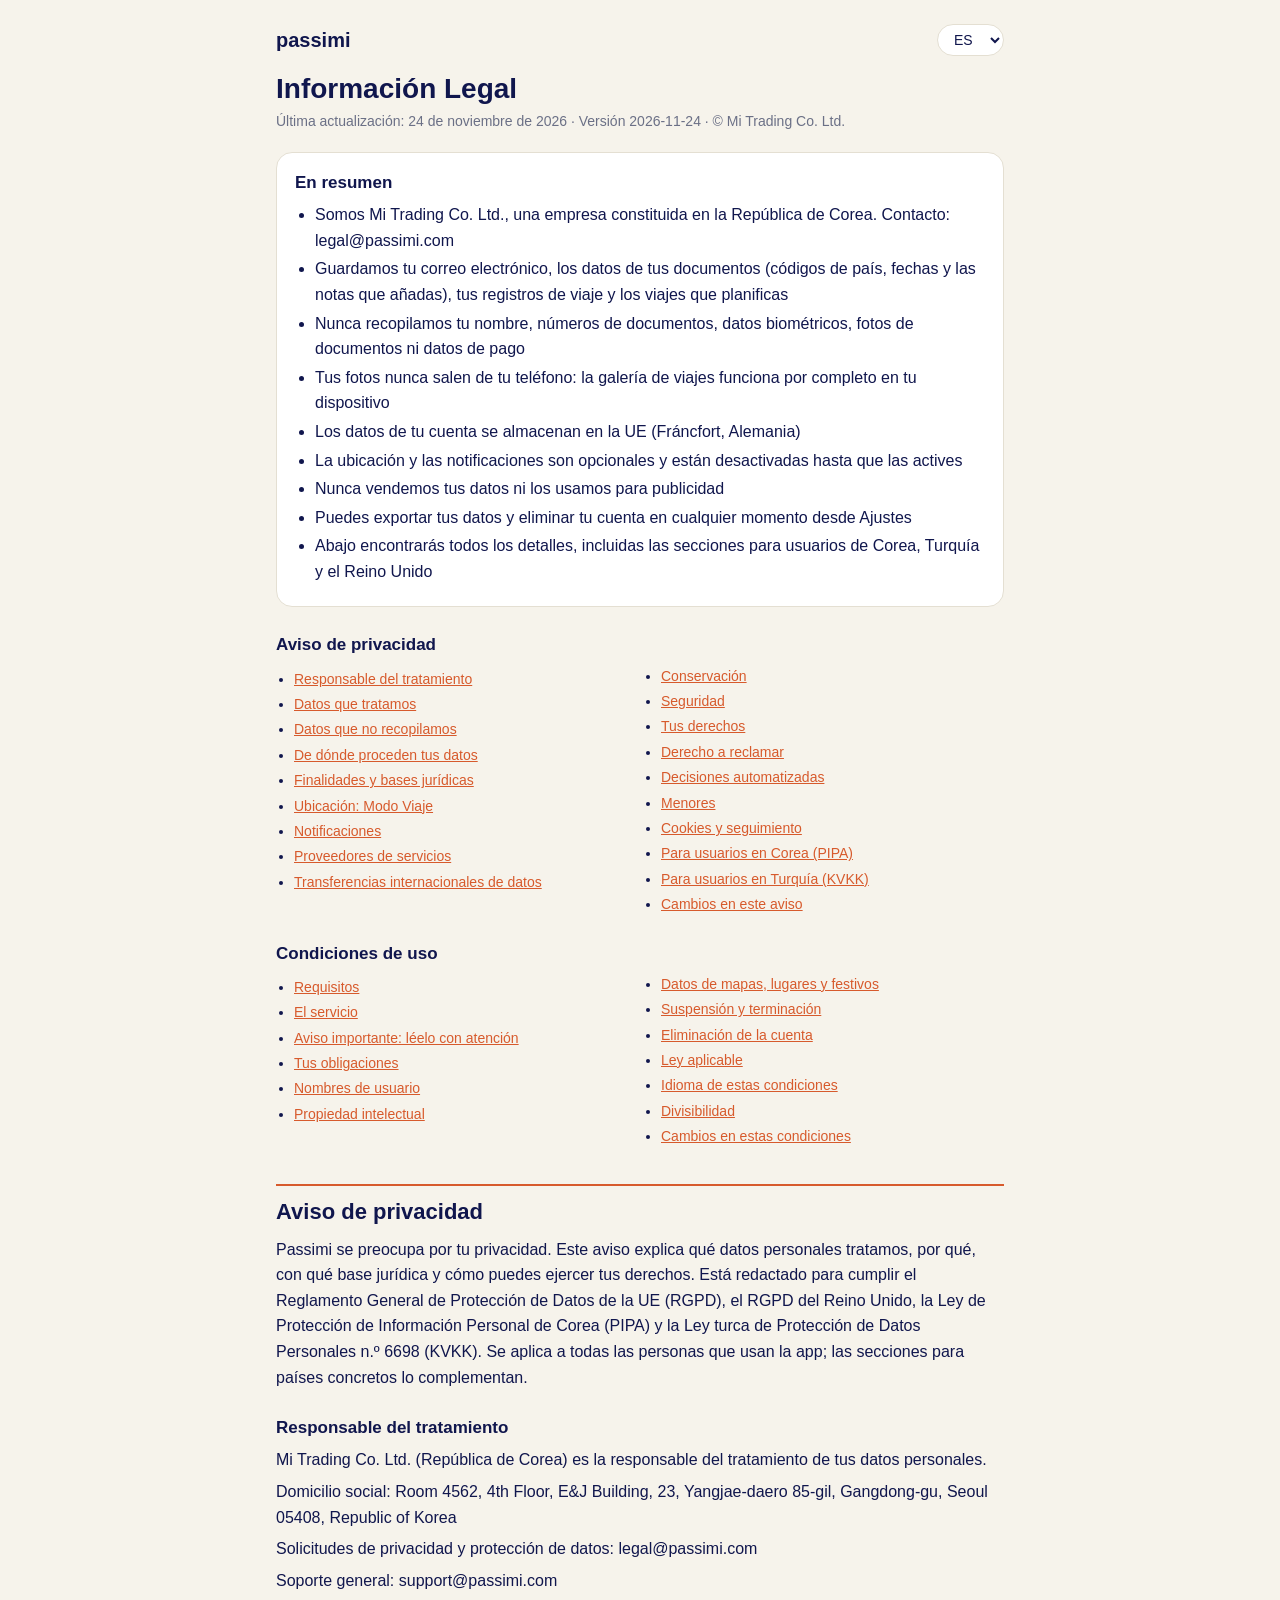
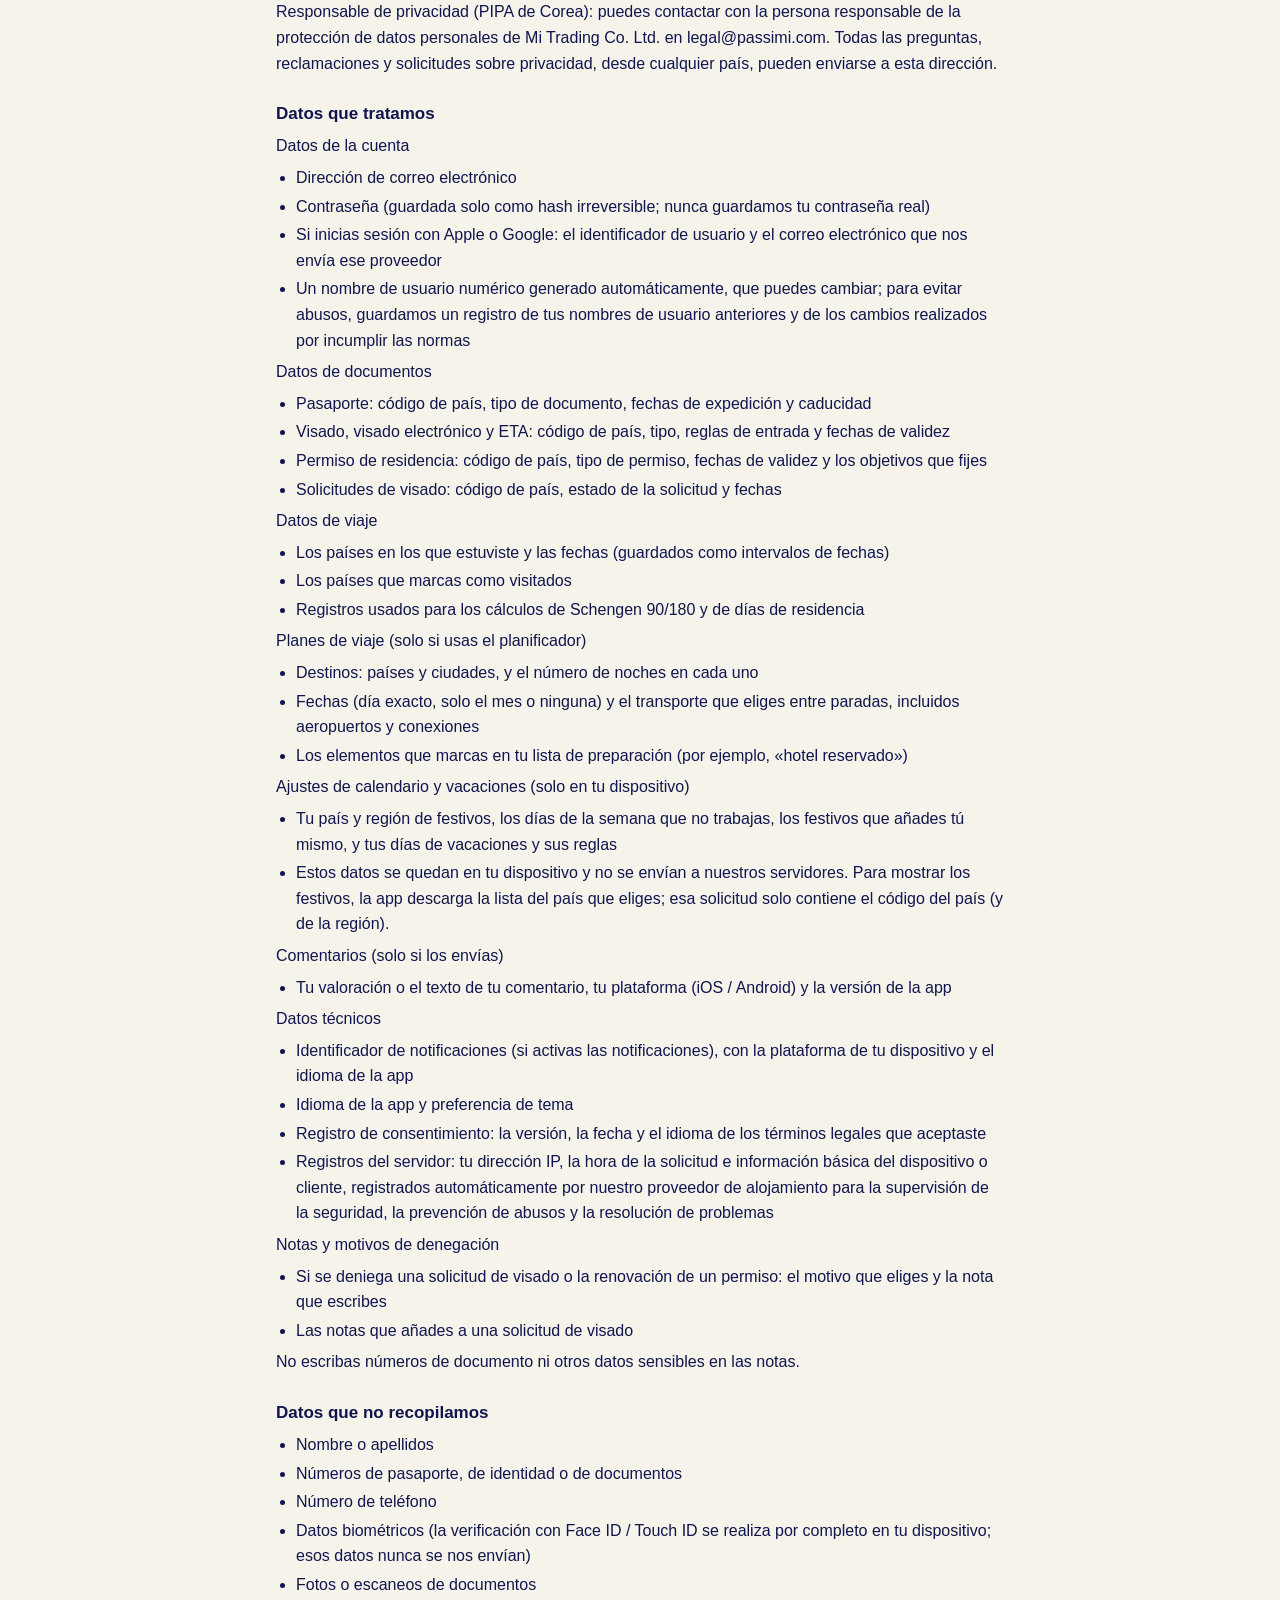
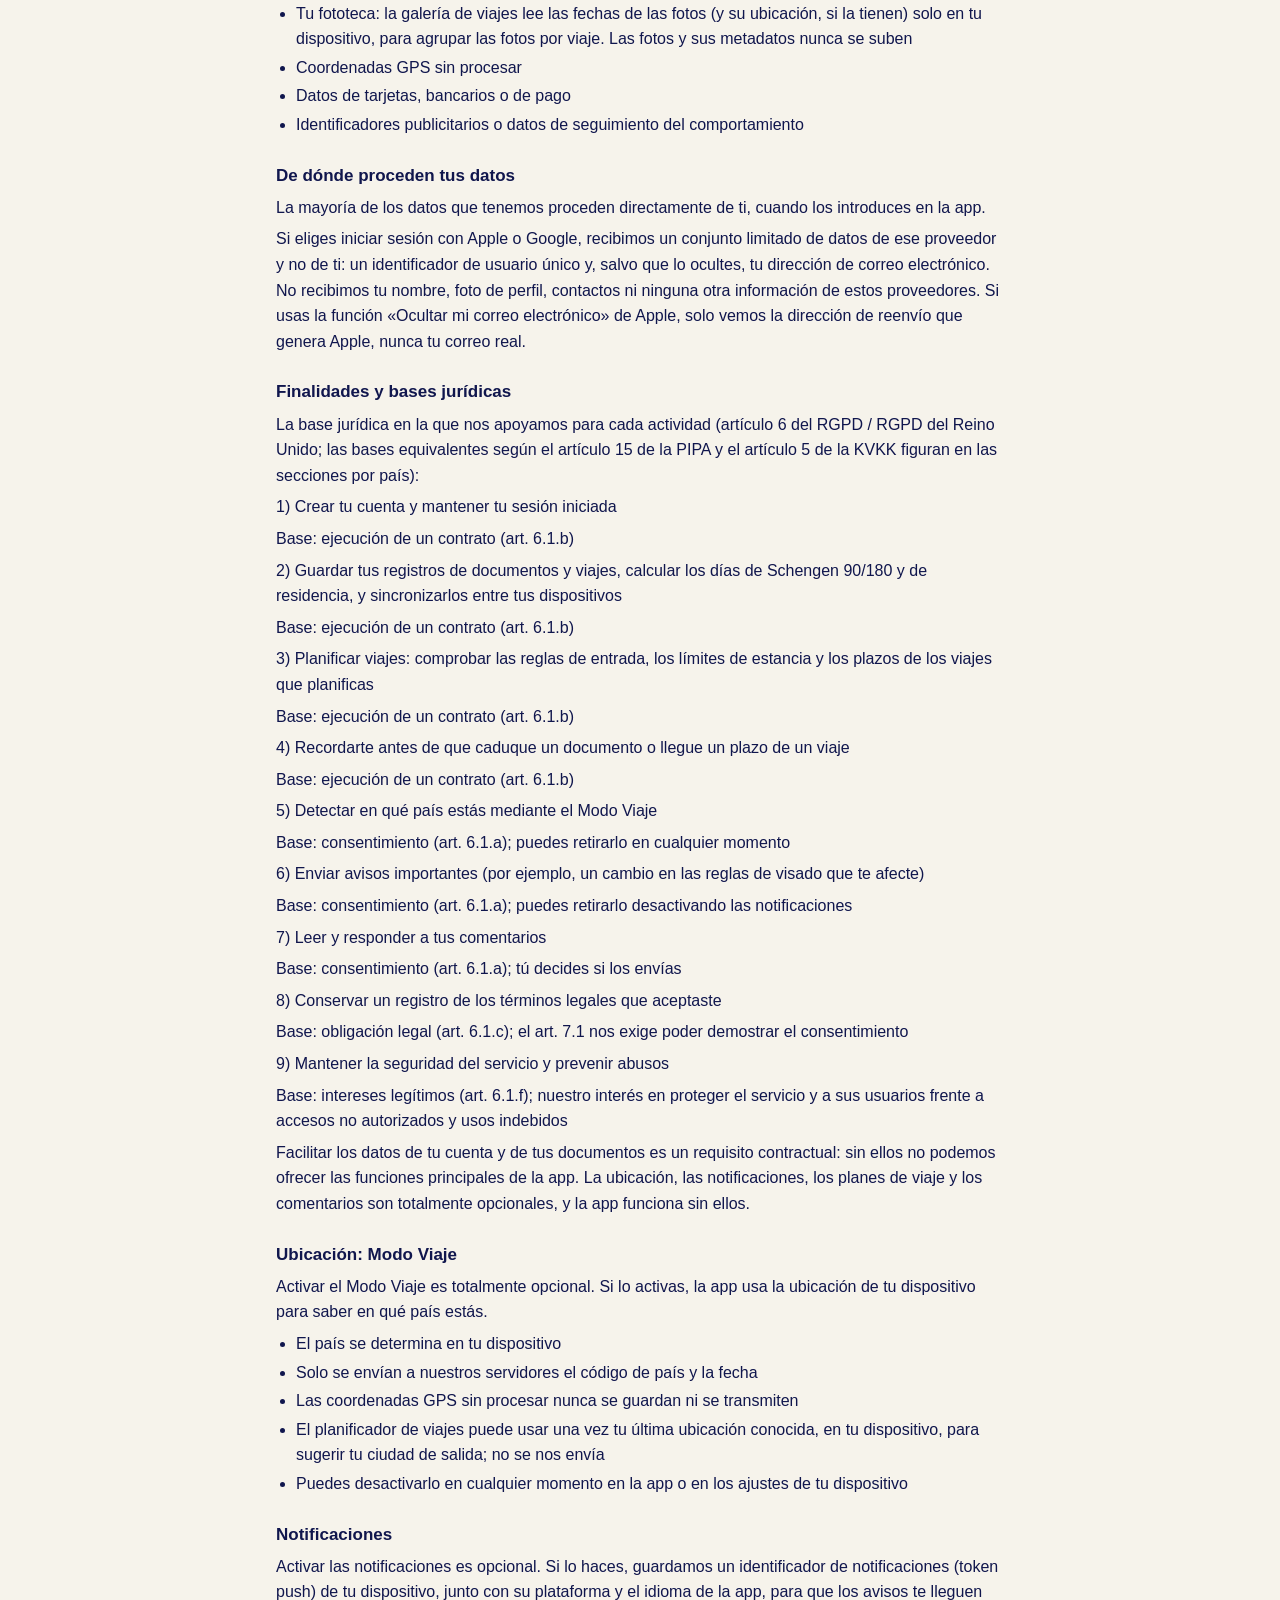
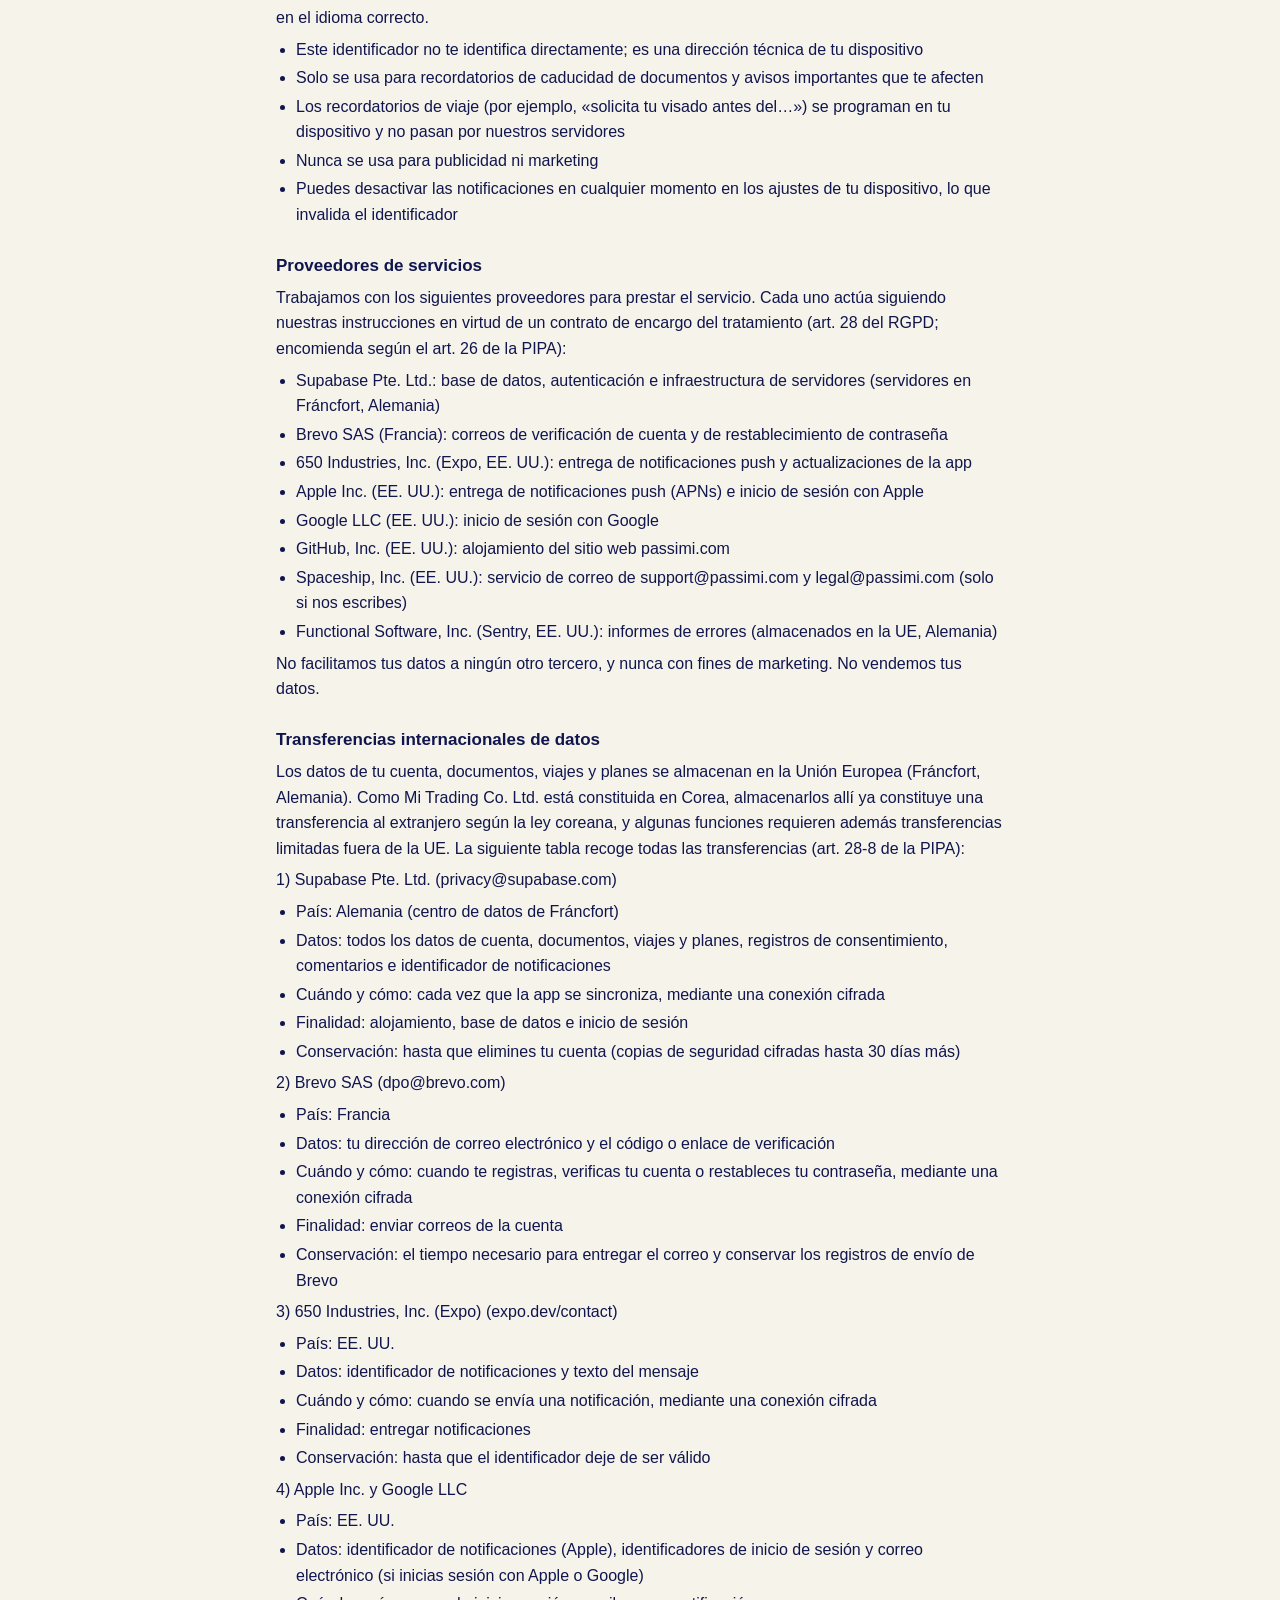
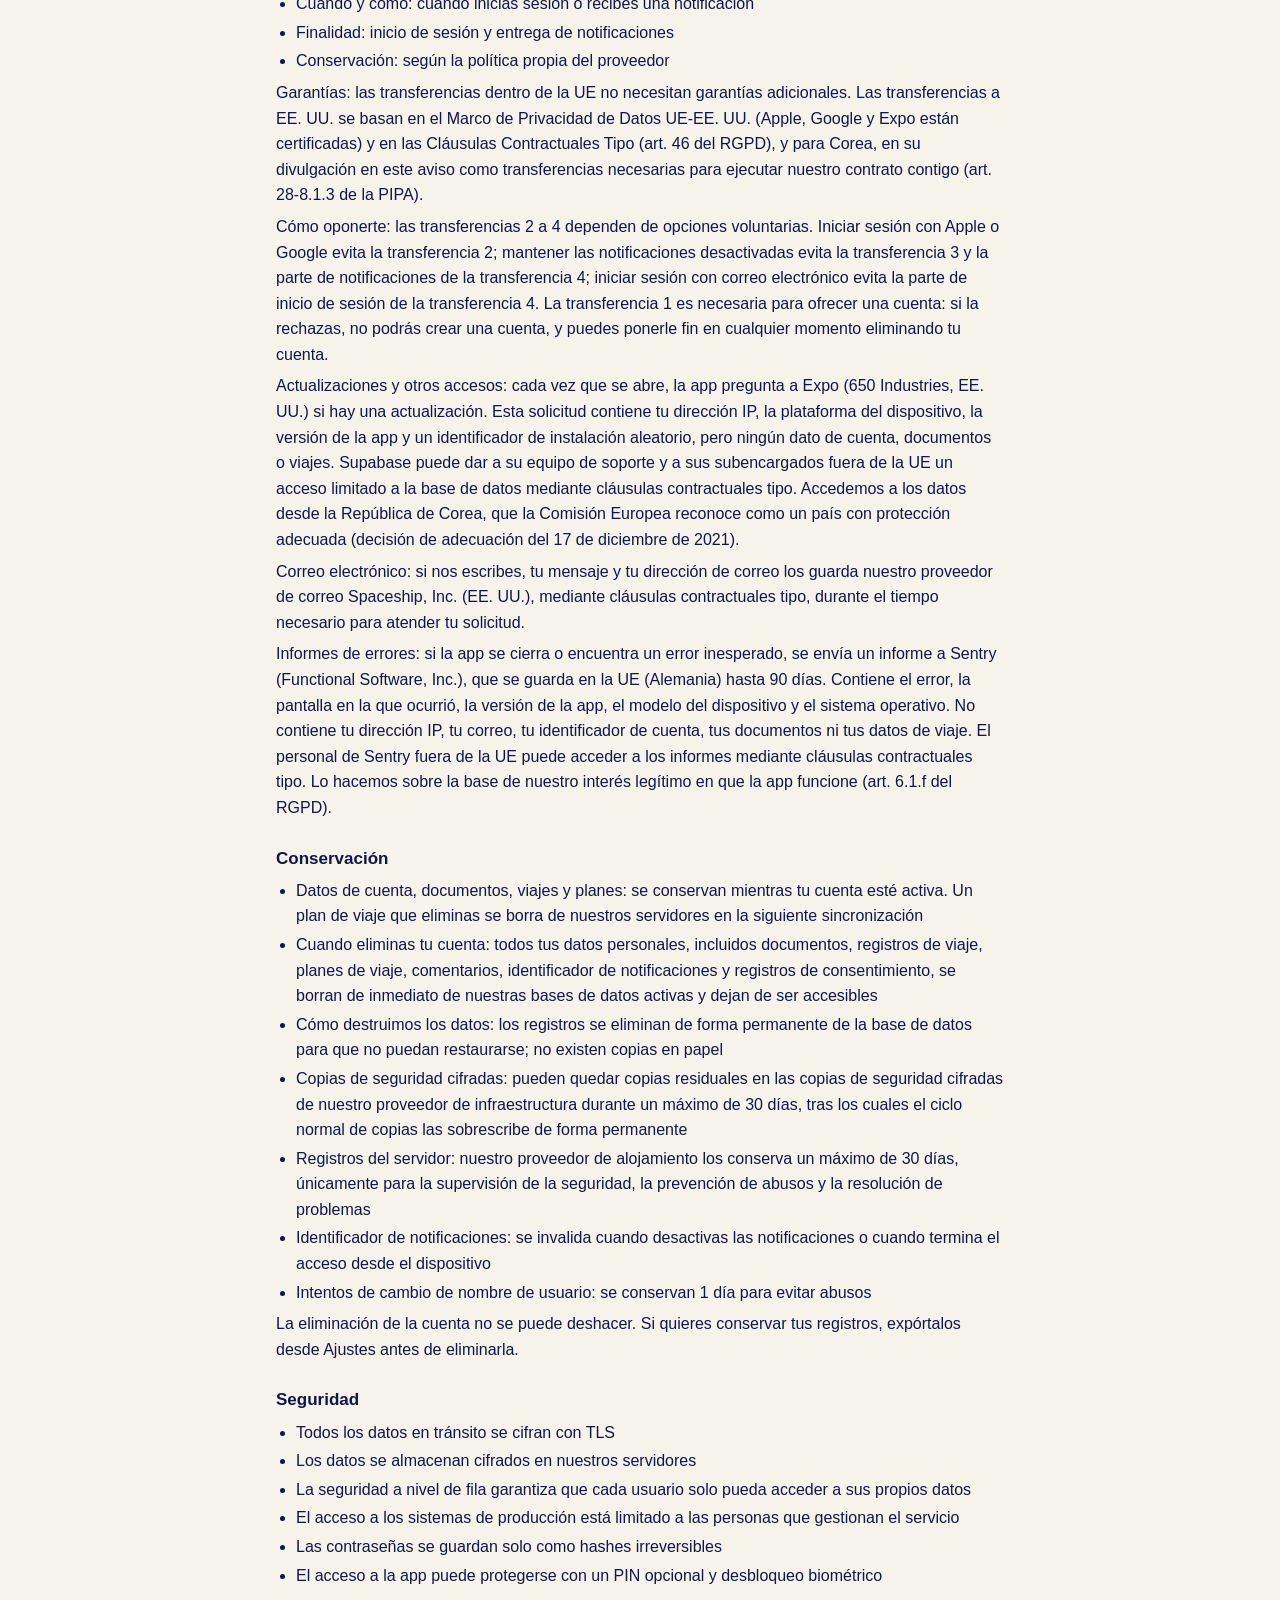
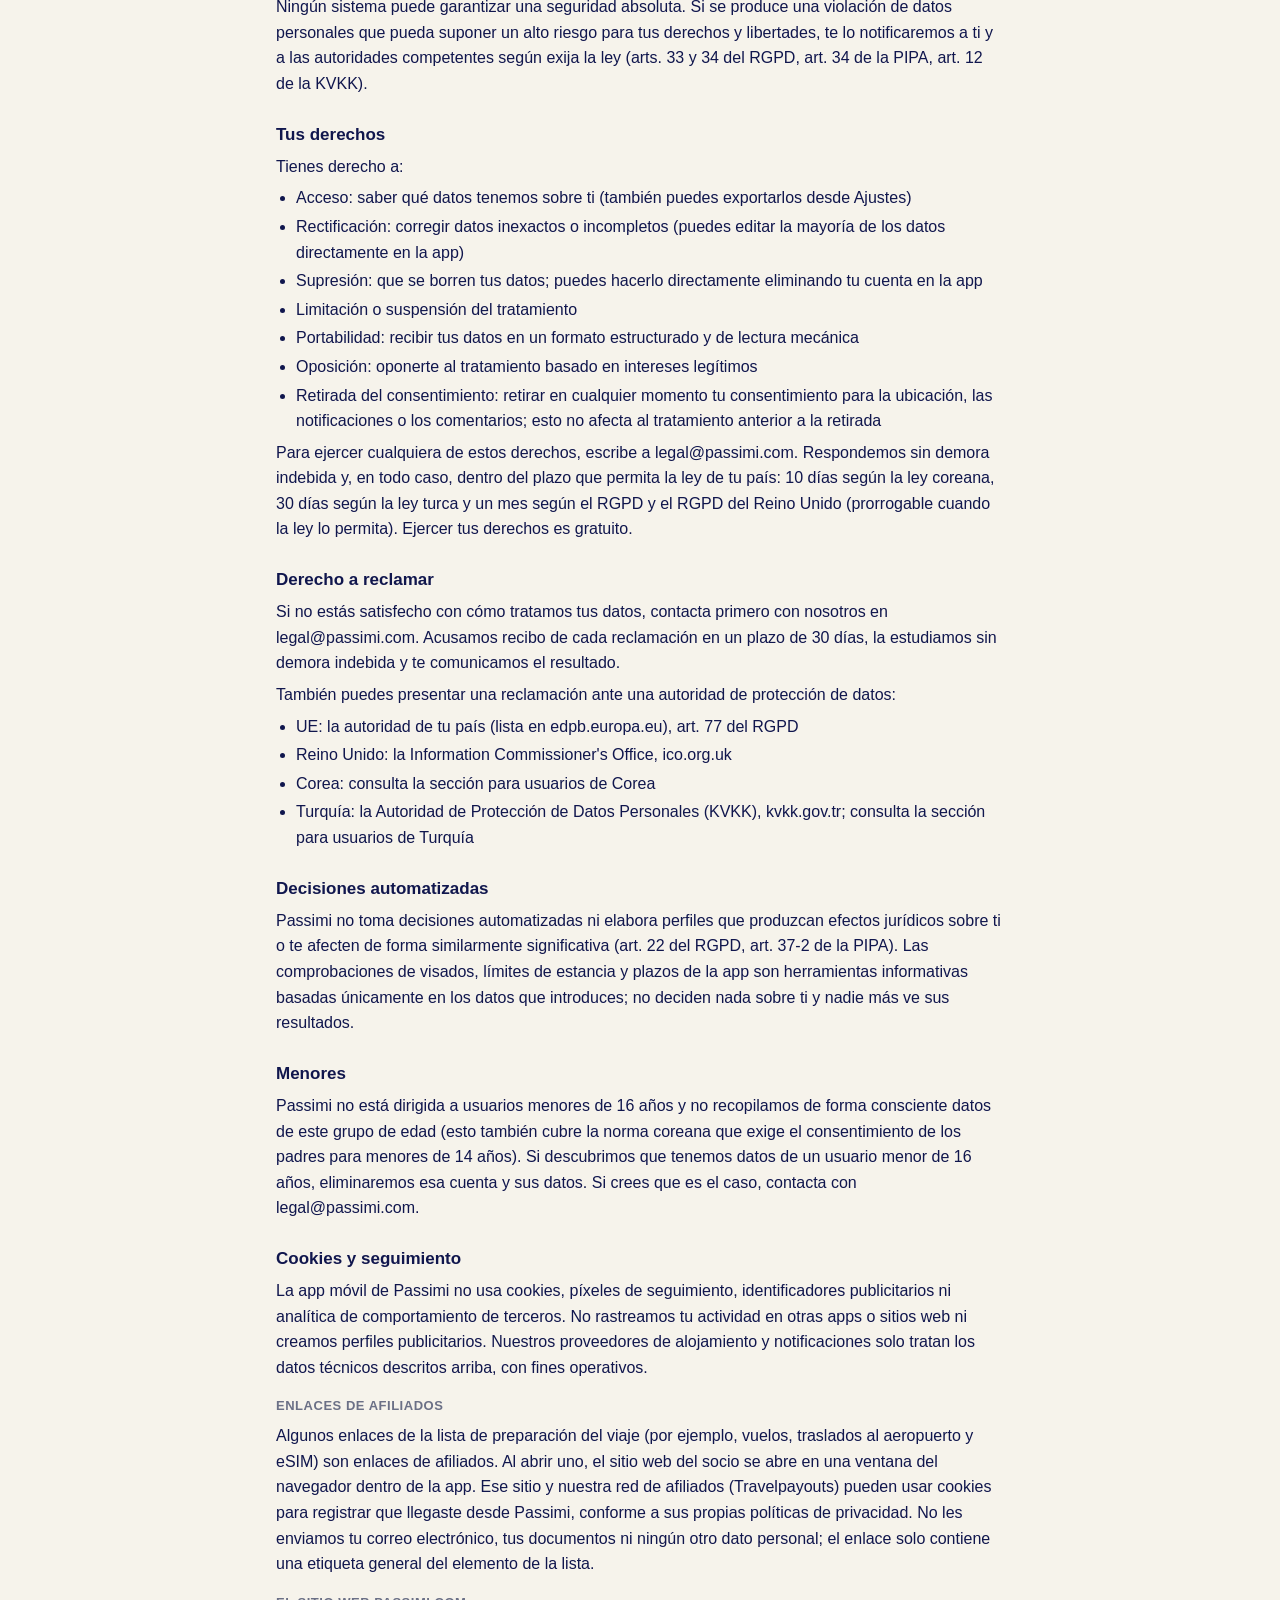
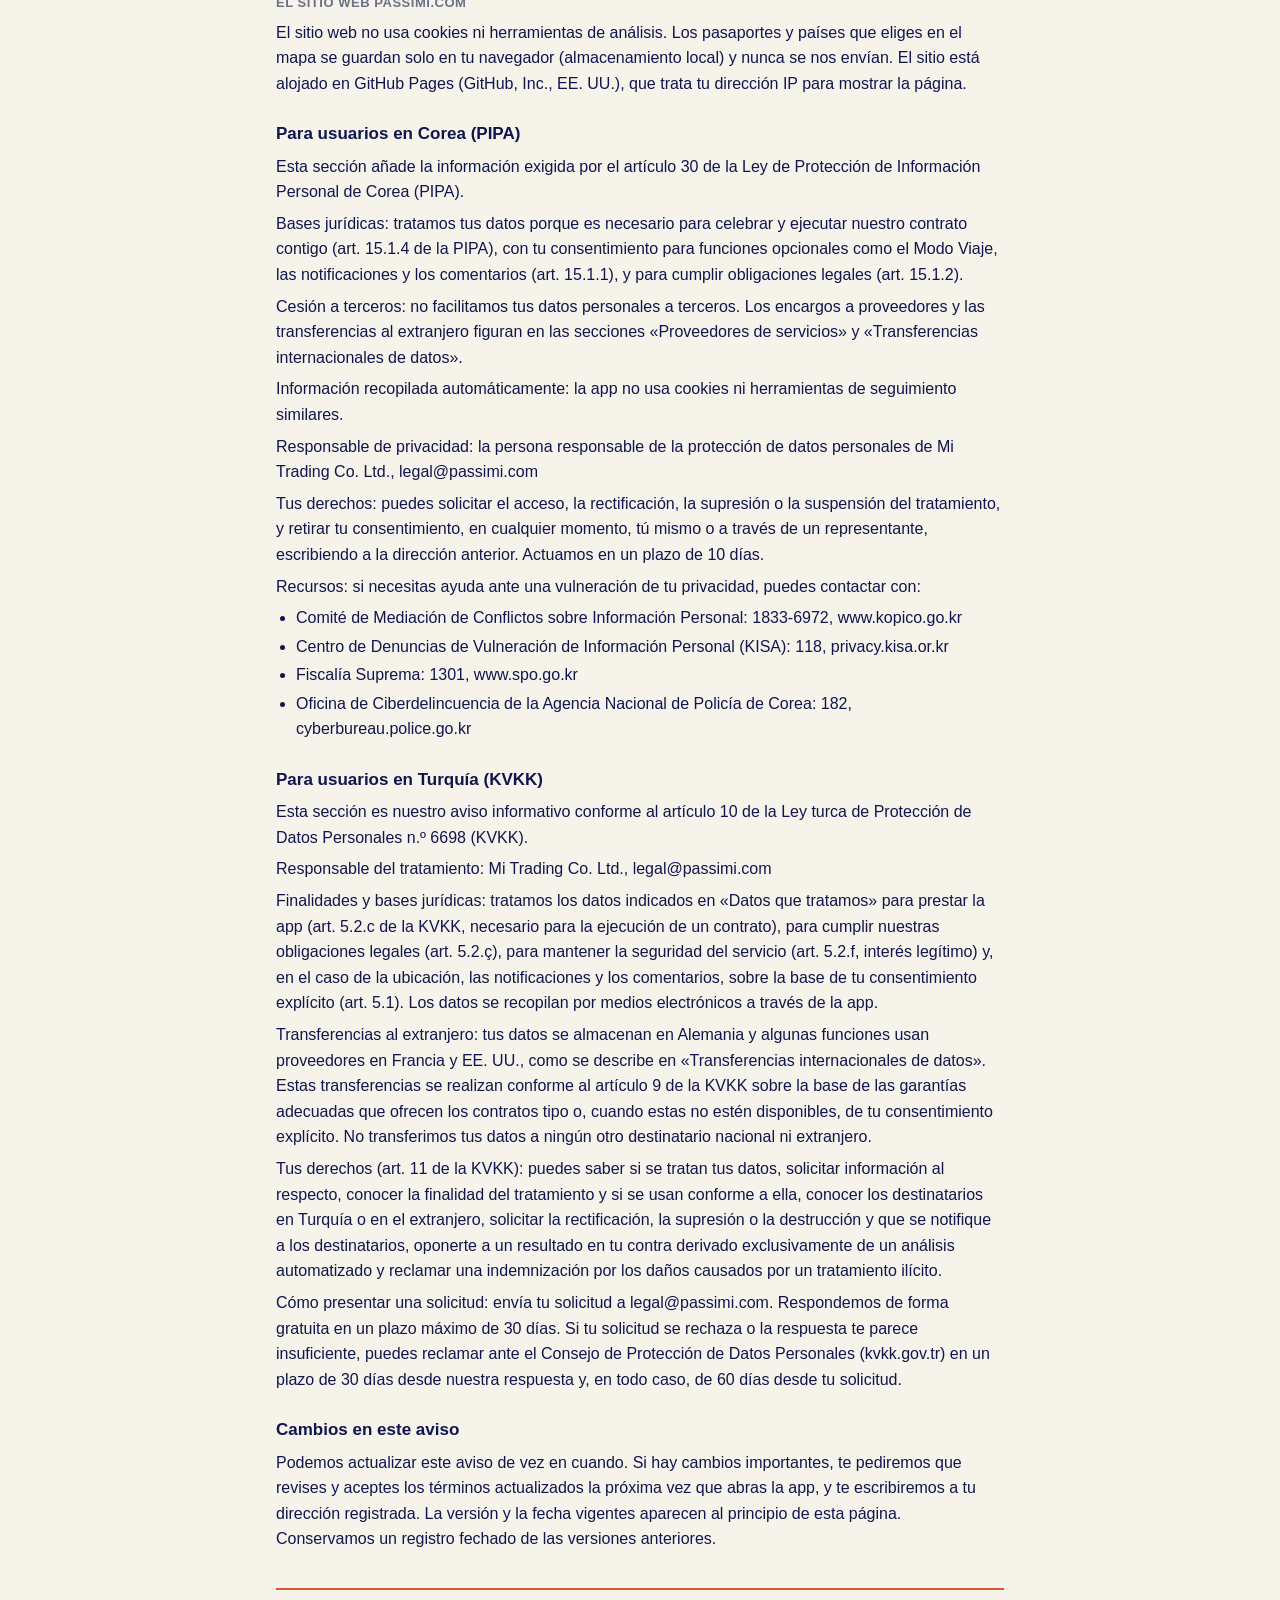
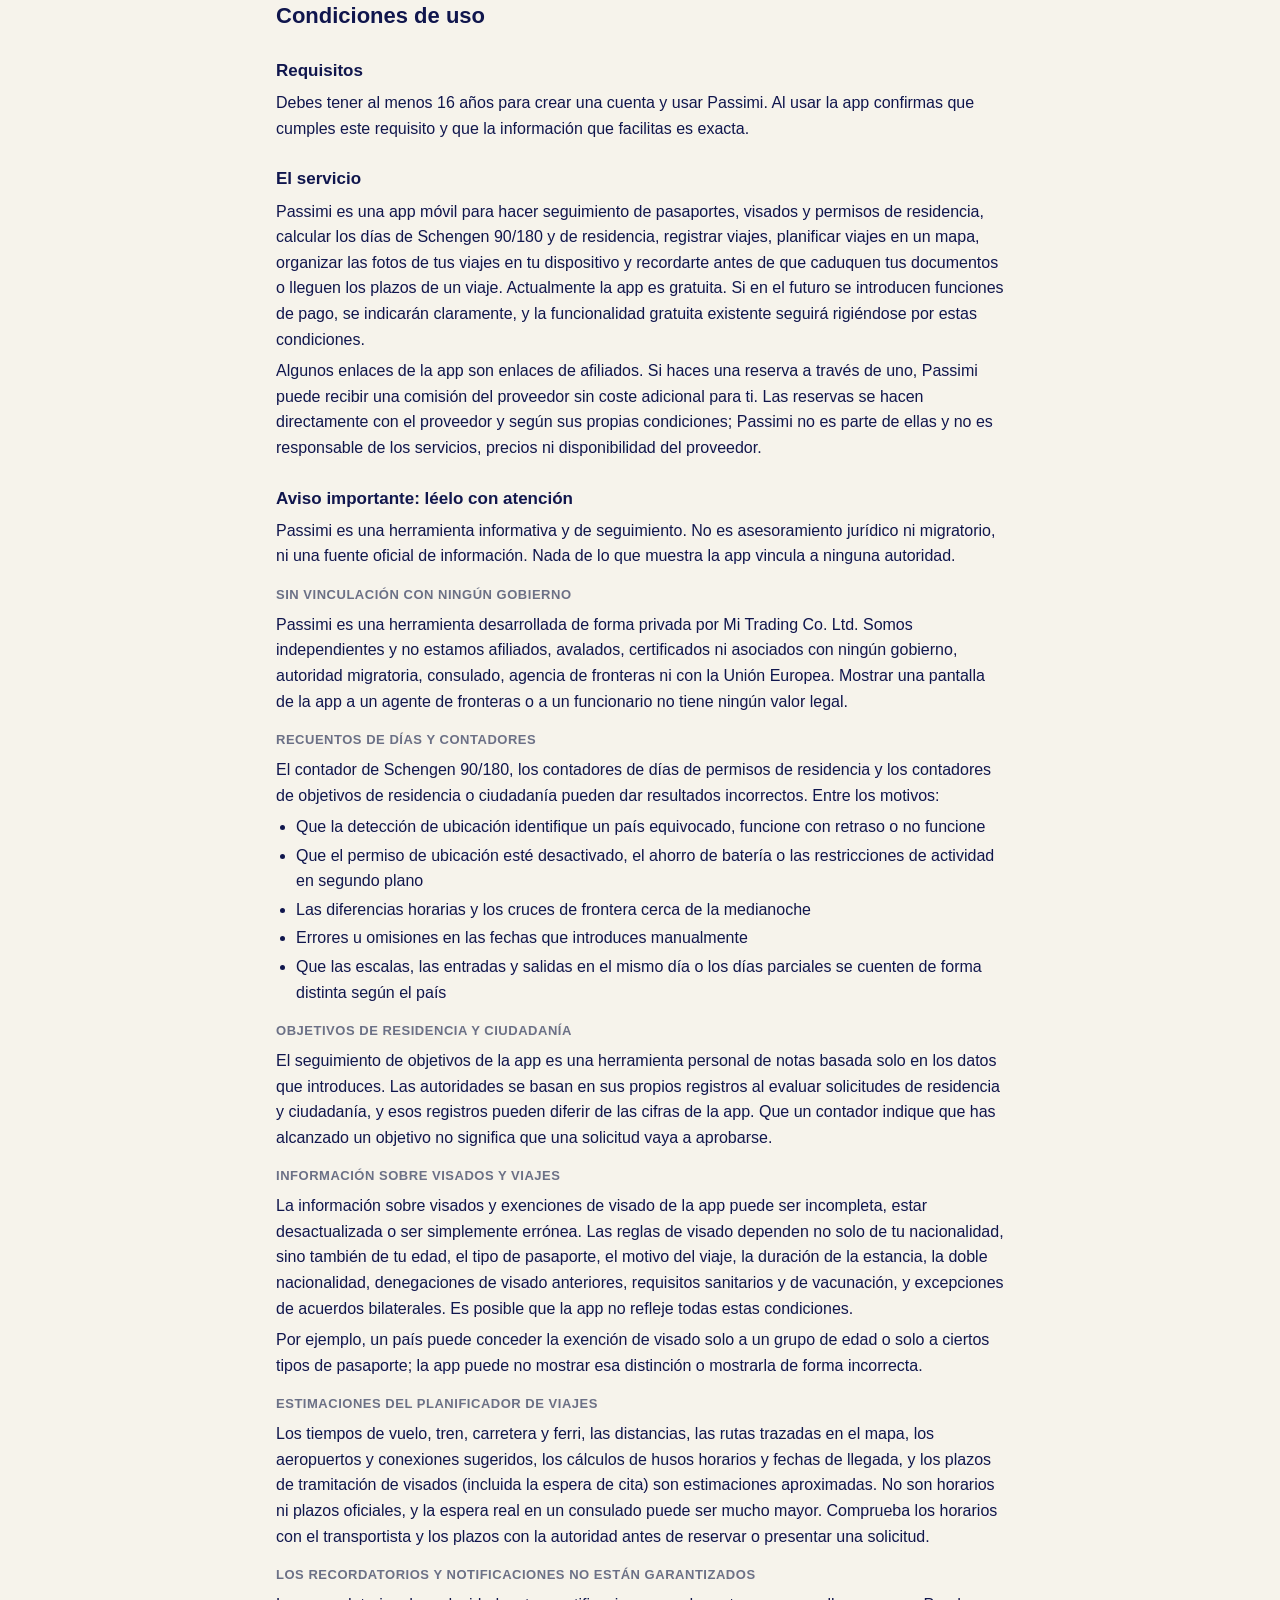
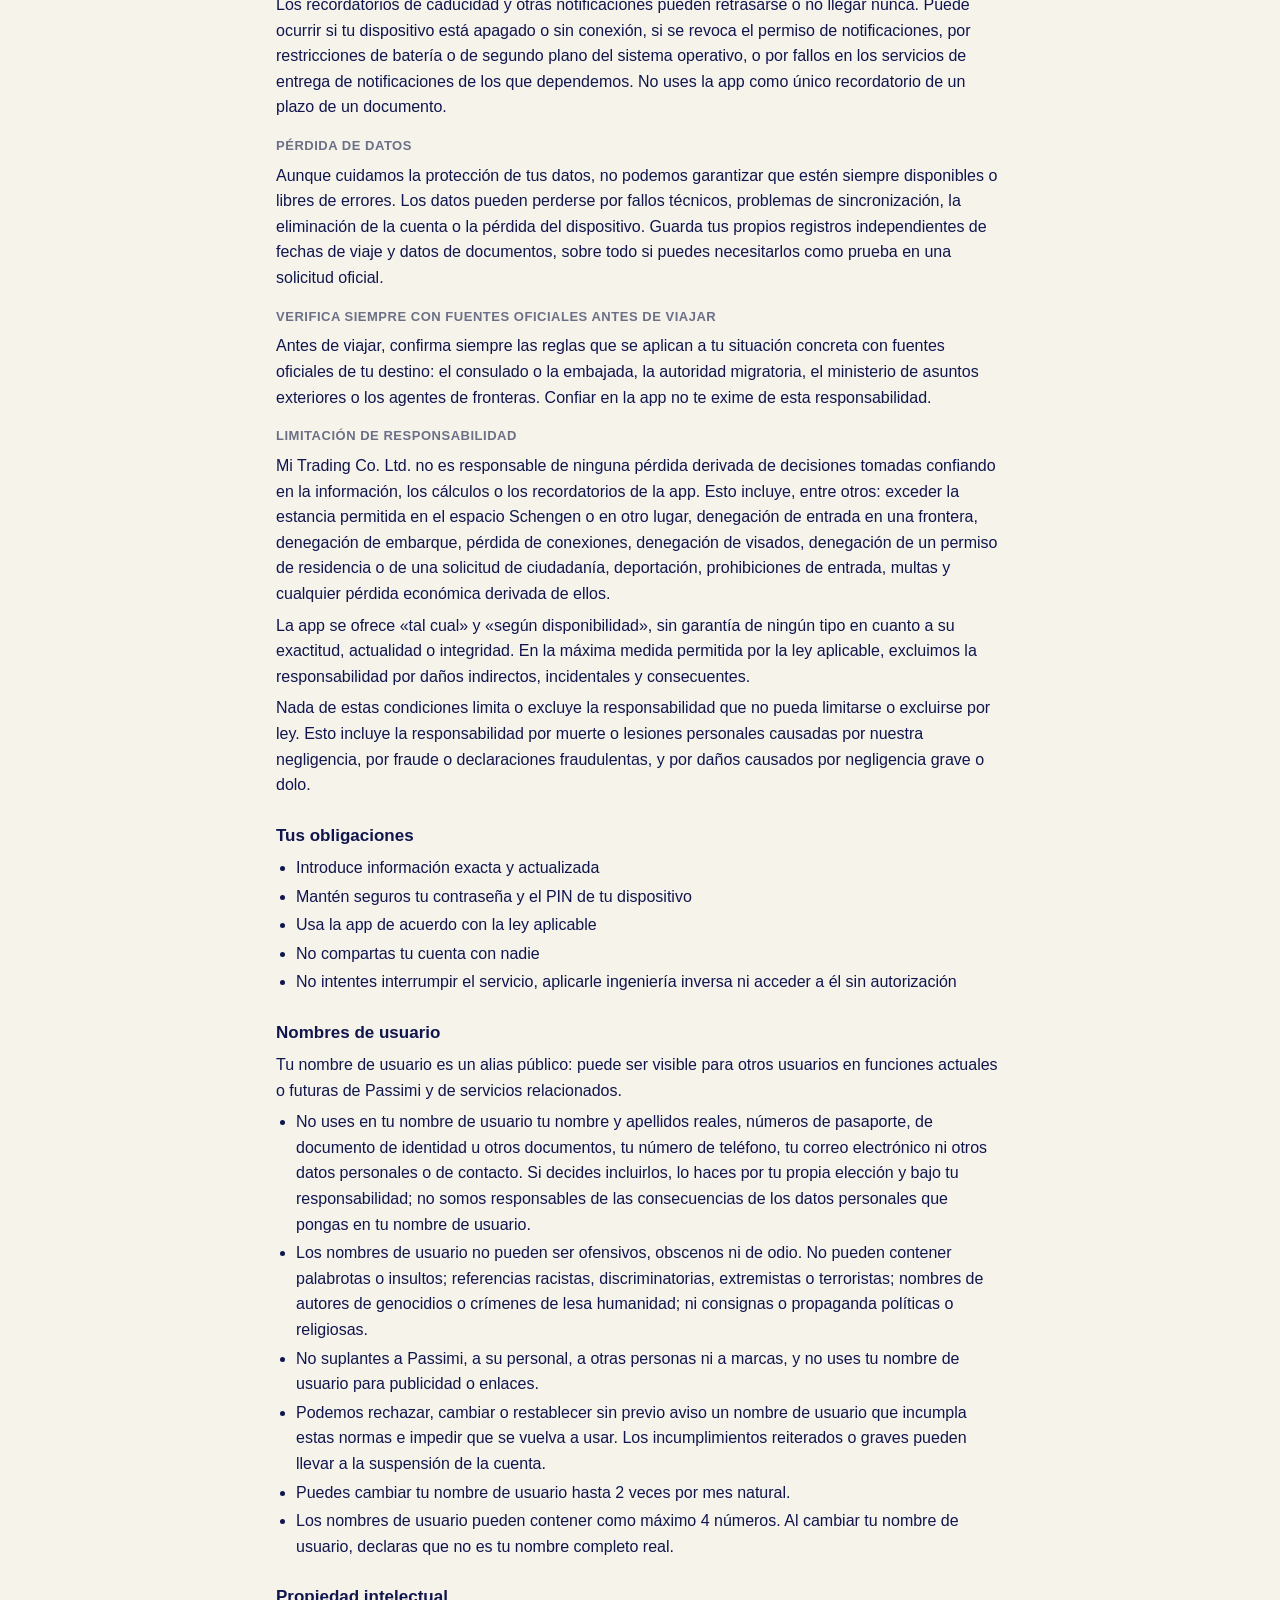
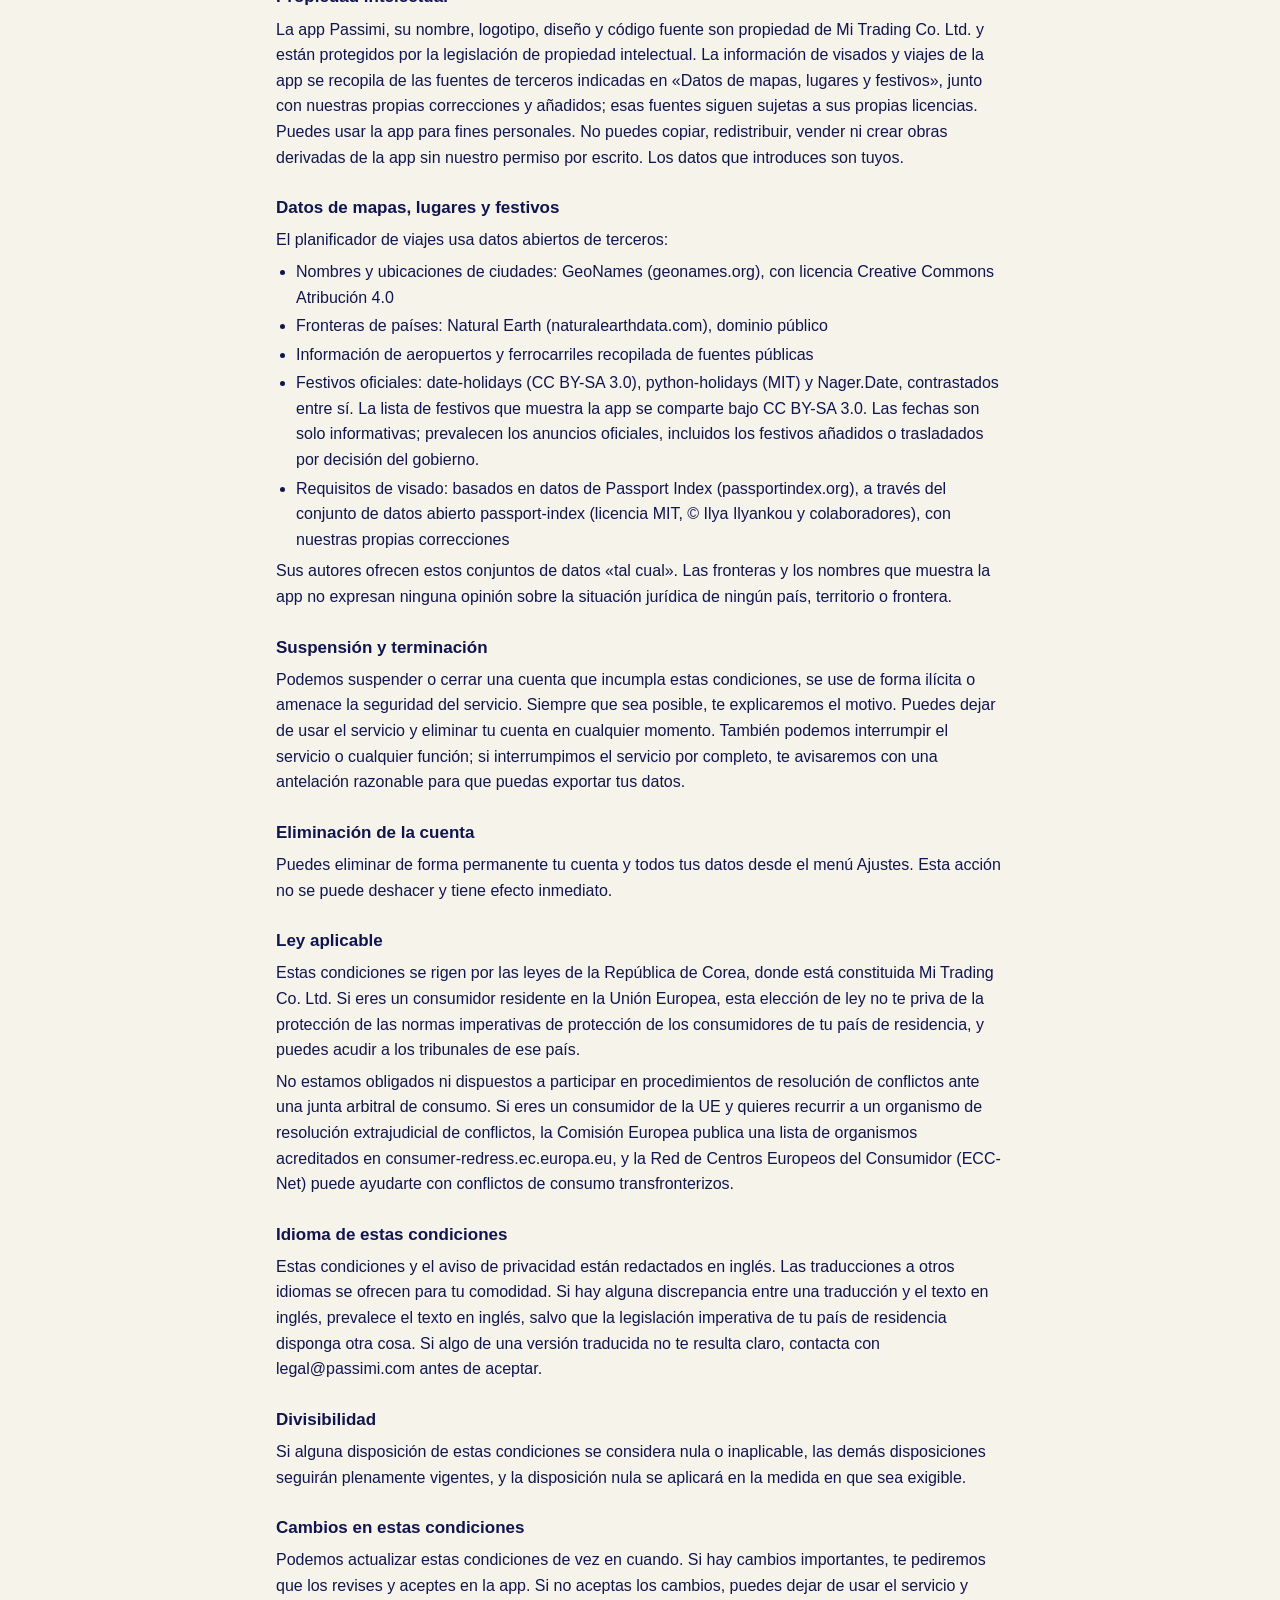
<file: legal/es.html>
<!doctype html>
<html lang="es">
<head>
<meta charset="utf-8">
<meta name="viewport" content="width=device-width, initial-scale=1">
<title>Passimi — Información Legal</title>
<meta name="description" content="Aviso de privacidad · Condiciones de uso">
<link rel="canonical" href="https://passimi.com/legal/es.html">
<link rel="icon" href="../favicon.svg" type="image/svg+xml">
<style>
:root{--bg:#F6F3EB;--surface:#FFFFFF;--ink:#10164D;--muted:#6B7086;--border:#E4DFD2;--orange:#D75A2C}
*{box-sizing:border-box}
body{margin:0;background:var(--bg);color:var(--ink);font:16px/1.6 -apple-system,BlinkMacSystemFont,"Segoe UI",Roboto,"Noto Sans",sans-serif;-webkit-font-smoothing:antialiased}
.wrap{max-width:760px;margin:0 auto;padding:24px 16px 64px}
header{display:flex;align-items:center;justify-content:space-between;gap:12px;margin-bottom:8px}
header a{color:var(--ink);font-weight:800;text-decoration:none;font-size:20px}
select{background:var(--surface);border:1px solid var(--border);border-radius:999px;padding:6px 12px;font:inherit;font-size:14px;color:var(--ink)}
h1{font-size:28px;line-height:1.2;margin:16px 0 4px}
.meta{color:var(--muted);font-size:14px;margin-bottom:20px}
.card{background:var(--surface);border:1px solid var(--border);border-radius:16px;padding:16px 18px;margin:16px 0}
h2{font-size:22px;margin:36px 0 8px;padding-top:8px;border-top:2px solid var(--orange)}
h3{font-size:17px;margin:24px 0 6px}
h4{font-size:13px;letter-spacing:.04em;margin:16px 0 4px;color:var(--muted)}
p{margin:6px 0}
ul{margin:6px 0;padding-inline-start:20px}
li{margin:3px 0}
nav ul{columns:2;column-gap:24px;font-size:14px;padding-inline-start:18px}
@media (max-width:560px){nav ul{columns:1}}
a{color:var(--orange)}
footer{margin-top:40px;color:var(--muted);font-size:13px}
</style>
</head>
<body><div class="wrap">
<header><a href="/">passimi</a><select aria-label="Language" onchange="location.href=this.value"><option value="ar.html">AR</option><option value="./">EN</option><option value="es.html" selected>ES</option><option value="fr.html">FR</option><option value="ja.html">JA</option><option value="ko.html">KO</option><option value="pt.html">PT</option><option value="ru.html">RU</option><option value="tr.html">TR</option><option value="uk.html">UK</option><option value="zh.html">ZH</option></select></header>
<h1>Información Legal</h1>
<div class="meta">Última actualización: 24 de noviembre de 2026 · Versión 2026-11-24 · © Mi Trading Co. Ltd.</div>
<div class="card"><h3 style="margin-top:0">En resumen</h3><ul><li>Somos Mi Trading Co. Ltd., una empresa constituida en la República de Corea. Contacto: legal@passimi.com</li><li>Guardamos tu correo electrónico, los datos de tus documentos (códigos de país, fechas y las notas que añadas), tus registros de viaje y los viajes que planificas</li><li>Nunca recopilamos tu nombre, números de documentos, datos biométricos, fotos de documentos ni datos de pago</li><li>Tus fotos nunca salen de tu teléfono: la galería de viajes funciona por completo en tu dispositivo</li><li>Los datos de tu cuenta se almacenan en la UE (Fráncfort, Alemania)</li><li>La ubicación y las notificaciones son opcionales y están desactivadas hasta que las actives</li><li>Nunca vendemos tus datos ni los usamos para publicidad</li><li>Puedes exportar tus datos y eliminar tu cuenta en cualquier momento desde Ajustes</li><li>Abajo encontrarás todos los detalles, incluidas las secciones para usuarios de Corea, Turquía y el Reino Unido</li></ul></div>
<nav><h3>Aviso de privacidad</h3><ul><li><a href="#controller">Responsable del tratamiento</a></li><li><a href="#collected">Datos que tratamos</a></li><li><a href="#notCollected">Datos que no recopilamos</a></li><li><a href="#source">De dónde proceden tus datos</a></li><li><a href="#purposes">Finalidades y bases jurídicas</a></li><li><a href="#location">Ubicación: Modo Viaje</a></li><li><a href="#notifications">Notificaciones</a></li><li><a href="#processors">Proveedores de servicios</a></li><li><a href="#transfer">Transferencias internacionales de datos</a></li><li><a href="#retention">Conservación</a></li><li><a href="#security">Seguridad</a></li><li><a href="#rights">Tus derechos</a></li><li><a href="#complaint">Derecho a reclamar</a></li><li><a href="#automated">Decisiones automatizadas</a></li><li><a href="#children">Menores</a></li><li><a href="#cookies">Cookies y seguimiento</a></li><li><a href="#korea">Para usuarios en Corea (PIPA)</a></li><li><a href="#turkey">Para usuarios en Turquía (KVKK)</a></li><li><a href="#changes">Cambios en este aviso</a></li></ul><h3>Condiciones de uso</h3><ul><li><a href="#eligibility">Requisitos</a></li><li><a href="#service">El servicio</a></li><li><a href="#disclaimer">Aviso importante: léelo con atención</a></li><li><a href="#obligations">Tus obligaciones</a></li><li><a href="#usernames">Nombres de usuario</a></li><li><a href="#ip">Propiedad intelectual</a></li><li><a href="#dataSources">Datos de mapas, lugares y festivos</a></li><li><a href="#suspension">Suspensión y terminación</a></li><li><a href="#deletion">Eliminación de la cuenta</a></li><li><a href="#governingLaw">Ley aplicable</a></li><li><a href="#language">Idioma de estas condiciones</a></li><li><a href="#severability">Divisibilidad</a></li><li><a href="#termsChanges">Cambios en estas condiciones</a></li></ul></nav>
<h2 id="privacy">Aviso de privacidad</h2><p>Passimi se preocupa por tu privacidad. Este aviso explica qué datos personales tratamos, por qué, con qué base jurídica y cómo puedes ejercer tus derechos. Está redactado para cumplir el Reglamento General de Protección de Datos de la UE (RGPD), el RGPD del Reino Unido, la Ley de Protección de Información Personal de Corea (PIPA) y la Ley turca de Protección de Datos Personales n.º 6698 (KVKK). Se aplica a todas las personas que usan la app; las secciones para países concretos lo complementan.</p><section id="controller"><h3>Responsable del tratamiento</h3><p>Mi Trading Co. Ltd. (República de Corea) es la responsable del tratamiento de tus datos personales.</p><p>Domicilio social: Room 4562, 4th Floor, E&amp;J Building, 23, Yangjae-daero 85-gil, Gangdong-gu, Seoul 05408, Republic of Korea</p><p>Solicitudes de privacidad y protección de datos: legal@passimi.com</p><p>Soporte general: support@passimi.com</p><p>Responsable de privacidad (PIPA de Corea): puedes contactar con la persona responsable de la protección de datos personales de Mi Trading Co. Ltd. en legal@passimi.com. Todas las preguntas, reclamaciones y solicitudes sobre privacidad, desde cualquier país, pueden enviarse a esta dirección.</p></section><section id="collected"><h3>Datos que tratamos</h3><p>Datos de la cuenta</p><ul><li>Dirección de correo electrónico</li><li>Contraseña (guardada solo como hash irreversible; nunca guardamos tu contraseña real)</li><li>Si inicias sesión con Apple o Google: el identificador de usuario y el correo electrónico que nos envía ese proveedor</li><li>Un nombre de usuario numérico generado automáticamente, que puedes cambiar; para evitar abusos, guardamos un registro de tus nombres de usuario anteriores y de los cambios realizados por incumplir las normas</li></ul><p>Datos de documentos</p><ul><li>Pasaporte: código de país, tipo de documento, fechas de expedición y caducidad</li><li>Visado, visado electrónico y ETA: código de país, tipo, reglas de entrada y fechas de validez</li><li>Permiso de residencia: código de país, tipo de permiso, fechas de validez y los objetivos que fijes</li><li>Solicitudes de visado: código de país, estado de la solicitud y fechas</li></ul><p>Datos de viaje</p><ul><li>Los países en los que estuviste y las fechas (guardados como intervalos de fechas)</li><li>Los países que marcas como visitados</li><li>Registros usados para los cálculos de Schengen 90/180 y de días de residencia</li></ul><p>Planes de viaje (solo si usas el planificador)</p><ul><li>Destinos: países y ciudades, y el número de noches en cada uno</li><li>Fechas (día exacto, solo el mes o ninguna) y el transporte que eliges entre paradas, incluidos aeropuertos y conexiones</li><li>Los elementos que marcas en tu lista de preparación (por ejemplo, «hotel reservado»)</li></ul><p>Ajustes de calendario y vacaciones (solo en tu dispositivo)</p><ul><li>Tu país y región de festivos, los días de la semana que no trabajas, los festivos que añades tú mismo, y tus días de vacaciones y sus reglas</li><li>Estos datos se quedan en tu dispositivo y no se envían a nuestros servidores. Para mostrar los festivos, la app descarga la lista del país que eliges; esa solicitud solo contiene el código del país (y de la región).</li></ul><p>Comentarios (solo si los envías)</p><ul><li>Tu valoración o el texto de tu comentario, tu plataforma (iOS / Android) y la versión de la app</li></ul><p>Datos técnicos</p><ul><li>Identificador de notificaciones (si activas las notificaciones), con la plataforma de tu dispositivo y el idioma de la app</li><li>Idioma de la app y preferencia de tema</li><li>Registro de consentimiento: la versión, la fecha y el idioma de los términos legales que aceptaste</li><li>Registros del servidor: tu dirección IP, la hora de la solicitud e información básica del dispositivo o cliente, registrados automáticamente por nuestro proveedor de alojamiento para la supervisión de la seguridad, la prevención de abusos y la resolución de problemas</li></ul><p>Notas y motivos de denegación</p><ul><li>Si se deniega una solicitud de visado o la renovación de un permiso: el motivo que eliges y la nota que escribes</li><li>Las notas que añades a una solicitud de visado</li></ul><p>No escribas números de documento ni otros datos sensibles en las notas.</p></section><section id="notCollected"><h3>Datos que no recopilamos</h3><ul><li>Nombre o apellidos</li><li>Números de pasaporte, de identidad o de documentos</li><li>Número de teléfono</li><li>Datos biométricos (la verificación con Face ID / Touch ID se realiza por completo en tu dispositivo; esos datos nunca se nos envían)</li><li>Fotos o escaneos de documentos</li><li>Tu fototeca: la galería de viajes lee las fechas de las fotos (y su ubicación, si la tienen) solo en tu dispositivo, para agrupar las fotos por viaje. Las fotos y sus metadatos nunca se suben</li><li>Coordenadas GPS sin procesar</li><li>Datos de tarjetas, bancarios o de pago</li><li>Identificadores publicitarios o datos de seguimiento del comportamiento</li></ul></section><section id="source"><h3>De dónde proceden tus datos</h3><p>La mayoría de los datos que tenemos proceden directamente de ti, cuando los introduces en la app.</p><p>Si eliges iniciar sesión con Apple o Google, recibimos un conjunto limitado de datos de ese proveedor y no de ti: un identificador de usuario único y, salvo que lo ocultes, tu dirección de correo electrónico. No recibimos tu nombre, foto de perfil, contactos ni ninguna otra información de estos proveedores. Si usas la función «Ocultar mi correo electrónico» de Apple, solo vemos la dirección de reenvío que genera Apple, nunca tu correo real.</p></section><section id="purposes"><h3>Finalidades y bases jurídicas</h3><p>La base jurídica en la que nos apoyamos para cada actividad (artículo 6 del RGPD / RGPD del Reino Unido; las bases equivalentes según el artículo 15 de la PIPA y el artículo 5 de la KVKK figuran en las secciones por país):</p><p>1) Crear tu cuenta y mantener tu sesión iniciada</p><p>Base: ejecución de un contrato (art. 6.1.b)</p><p>2) Guardar tus registros de documentos y viajes, calcular los días de Schengen 90/180 y de residencia, y sincronizarlos entre tus dispositivos</p><p>Base: ejecución de un contrato (art. 6.1.b)</p><p>3) Planificar viajes: comprobar las reglas de entrada, los límites de estancia y los plazos de los viajes que planificas</p><p>Base: ejecución de un contrato (art. 6.1.b)</p><p>4) Recordarte antes de que caduque un documento o llegue un plazo de un viaje</p><p>Base: ejecución de un contrato (art. 6.1.b)</p><p>5) Detectar en qué país estás mediante el Modo Viaje</p><p>Base: consentimiento (art. 6.1.a); puedes retirarlo en cualquier momento</p><p>6) Enviar avisos importantes (por ejemplo, un cambio en las reglas de visado que te afecte)</p><p>Base: consentimiento (art. 6.1.a); puedes retirarlo desactivando las notificaciones</p><p>7) Leer y responder a tus comentarios</p><p>Base: consentimiento (art. 6.1.a); tú decides si los envías</p><p>8) Conservar un registro de los términos legales que aceptaste</p><p>Base: obligación legal (art. 6.1.c); el art. 7.1 nos exige poder demostrar el consentimiento</p><p>9) Mantener la seguridad del servicio y prevenir abusos</p><p>Base: intereses legítimos (art. 6.1.f); nuestro interés en proteger el servicio y a sus usuarios frente a accesos no autorizados y usos indebidos</p><p>Facilitar los datos de tu cuenta y de tus documentos es un requisito contractual: sin ellos no podemos ofrecer las funciones principales de la app. La ubicación, las notificaciones, los planes de viaje y los comentarios son totalmente opcionales, y la app funciona sin ellos.</p></section><section id="location"><h3>Ubicación: Modo Viaje</h3><p>Activar el Modo Viaje es totalmente opcional. Si lo activas, la app usa la ubicación de tu dispositivo para saber en qué país estás.</p><ul><li>El país se determina en tu dispositivo</li><li>Solo se envían a nuestros servidores el código de país y la fecha</li><li>Las coordenadas GPS sin procesar nunca se guardan ni se transmiten</li><li>El planificador de viajes puede usar una vez tu última ubicación conocida, en tu dispositivo, para sugerir tu ciudad de salida; no se nos envía</li><li>Puedes desactivarlo en cualquier momento en la app o en los ajustes de tu dispositivo</li></ul></section><section id="notifications"><h3>Notificaciones</h3><p>Activar las notificaciones es opcional. Si lo haces, guardamos un identificador de notificaciones (token push) de tu dispositivo, junto con su plataforma y el idioma de la app, para que los avisos te lleguen en el idioma correcto.</p><ul><li>Este identificador no te identifica directamente; es una dirección técnica de tu dispositivo</li><li>Solo se usa para recordatorios de caducidad de documentos y avisos importantes que te afecten</li><li>Los recordatorios de viaje (por ejemplo, «solicita tu visado antes del…») se programan en tu dispositivo y no pasan por nuestros servidores</li><li>Nunca se usa para publicidad ni marketing</li><li>Puedes desactivar las notificaciones en cualquier momento en los ajustes de tu dispositivo, lo que invalida el identificador</li></ul></section><section id="processors"><h3>Proveedores de servicios</h3><p>Trabajamos con los siguientes proveedores para prestar el servicio. Cada uno actúa siguiendo nuestras instrucciones en virtud de un contrato de encargo del tratamiento (art. 28 del RGPD; encomienda según el art. 26 de la PIPA):</p><ul><li>Supabase Pte. Ltd.: base de datos, autenticación e infraestructura de servidores (servidores en Fráncfort, Alemania)</li><li>Brevo SAS (Francia): correos de verificación de cuenta y de restablecimiento de contraseña</li><li>650 Industries, Inc. (Expo, EE. UU.): entrega de notificaciones push y actualizaciones de la app</li><li>Apple Inc. (EE. UU.): entrega de notificaciones push (APNs) e inicio de sesión con Apple</li><li>Google LLC (EE. UU.): inicio de sesión con Google</li><li>GitHub, Inc. (EE. UU.): alojamiento del sitio web passimi.com</li><li>Spaceship, Inc. (EE. UU.): servicio de correo de support@passimi.com y legal@passimi.com (solo si nos escribes)</li><li>Functional Software, Inc. (Sentry, EE. UU.): informes de errores (almacenados en la UE, Alemania)</li></ul><p>No facilitamos tus datos a ningún otro tercero, y nunca con fines de marketing. No vendemos tus datos.</p></section><section id="transfer"><h3>Transferencias internacionales de datos</h3><p>Los datos de tu cuenta, documentos, viajes y planes se almacenan en la Unión Europea (Fráncfort, Alemania). Como Mi Trading Co. Ltd. está constituida en Corea, almacenarlos allí ya constituye una transferencia al extranjero según la ley coreana, y algunas funciones requieren además transferencias limitadas fuera de la UE. La siguiente tabla recoge todas las transferencias (art. 28-8 de la PIPA):</p><p>1) Supabase Pte. Ltd. (privacy@supabase.com)</p><ul><li>País: Alemania (centro de datos de Fráncfort)</li><li>Datos: todos los datos de cuenta, documentos, viajes y planes, registros de consentimiento, comentarios e identificador de notificaciones</li><li>Cuándo y cómo: cada vez que la app se sincroniza, mediante una conexión cifrada</li><li>Finalidad: alojamiento, base de datos e inicio de sesión</li><li>Conservación: hasta que elimines tu cuenta (copias de seguridad cifradas hasta 30 días más)</li></ul><p>2) Brevo SAS (dpo@brevo.com)</p><ul><li>País: Francia</li><li>Datos: tu dirección de correo electrónico y el código o enlace de verificación</li><li>Cuándo y cómo: cuando te registras, verificas tu cuenta o restableces tu contraseña, mediante una conexión cifrada</li><li>Finalidad: enviar correos de la cuenta</li><li>Conservación: el tiempo necesario para entregar el correo y conservar los registros de envío de Brevo</li></ul><p>3) 650 Industries, Inc. (Expo) (expo.dev/contact)</p><ul><li>País: EE. UU.</li><li>Datos: identificador de notificaciones y texto del mensaje</li><li>Cuándo y cómo: cuando se envía una notificación, mediante una conexión cifrada</li><li>Finalidad: entregar notificaciones</li><li>Conservación: hasta que el identificador deje de ser válido</li></ul><p>4) Apple Inc. y Google LLC</p><ul><li>País: EE. UU.</li><li>Datos: identificador de notificaciones (Apple), identificadores de inicio de sesión y correo electrónico (si inicias sesión con Apple o Google)</li><li>Cuándo y cómo: cuando inicias sesión o recibes una notificación</li><li>Finalidad: inicio de sesión y entrega de notificaciones</li><li>Conservación: según la política propia del proveedor</li></ul><p>Garantías: las transferencias dentro de la UE no necesitan garantías adicionales. Las transferencias a EE. UU. se basan en el Marco de Privacidad de Datos UE-EE. UU. (Apple, Google y Expo están certificadas) y en las Cláusulas Contractuales Tipo (art. 46 del RGPD), y para Corea, en su divulgación en este aviso como transferencias necesarias para ejecutar nuestro contrato contigo (art. 28-8.1.3 de la PIPA).</p><p>Cómo oponerte: las transferencias 2 a 4 dependen de opciones voluntarias. Iniciar sesión con Apple o Google evita la transferencia 2; mantener las notificaciones desactivadas evita la transferencia 3 y la parte de notificaciones de la transferencia 4; iniciar sesión con correo electrónico evita la parte de inicio de sesión de la transferencia 4. La transferencia 1 es necesaria para ofrecer una cuenta: si la rechazas, no podrás crear una cuenta, y puedes ponerle fin en cualquier momento eliminando tu cuenta.</p><p>Actualizaciones y otros accesos: cada vez que se abre, la app pregunta a Expo (650 Industries, EE. UU.) si hay una actualización. Esta solicitud contiene tu dirección IP, la plataforma del dispositivo, la versión de la app y un identificador de instalación aleatorio, pero ningún dato de cuenta, documentos o viajes. Supabase puede dar a su equipo de soporte y a sus subencargados fuera de la UE un acceso limitado a la base de datos mediante cláusulas contractuales tipo. Accedemos a los datos desde la República de Corea, que la Comisión Europea reconoce como un país con protección adecuada (decisión de adecuación del 17 de diciembre de 2021).</p><p>Correo electrónico: si nos escribes, tu mensaje y tu dirección de correo los guarda nuestro proveedor de correo Spaceship, Inc. (EE. UU.), mediante cláusulas contractuales tipo, durante el tiempo necesario para atender tu solicitud.</p><p>Informes de errores: si la app se cierra o encuentra un error inesperado, se envía un informe a Sentry (Functional Software, Inc.), que se guarda en la UE (Alemania) hasta 90 días. Contiene el error, la pantalla en la que ocurrió, la versión de la app, el modelo del dispositivo y el sistema operativo. No contiene tu dirección IP, tu correo, tu identificador de cuenta, tus documentos ni tus datos de viaje. El personal de Sentry fuera de la UE puede acceder a los informes mediante cláusulas contractuales tipo. Lo hacemos sobre la base de nuestro interés legítimo en que la app funcione (art. 6.1.f del RGPD).</p></section><section id="retention"><h3>Conservación</h3><ul><li>Datos de cuenta, documentos, viajes y planes: se conservan mientras tu cuenta esté activa. Un plan de viaje que eliminas se borra de nuestros servidores en la siguiente sincronización</li><li>Cuando eliminas tu cuenta: todos tus datos personales, incluidos documentos, registros de viaje, planes de viaje, comentarios, identificador de notificaciones y registros de consentimiento, se borran de inmediato de nuestras bases de datos activas y dejan de ser accesibles</li><li>Cómo destruimos los datos: los registros se eliminan de forma permanente de la base de datos para que no puedan restaurarse; no existen copias en papel</li><li>Copias de seguridad cifradas: pueden quedar copias residuales en las copias de seguridad cifradas de nuestro proveedor de infraestructura durante un máximo de 30 días, tras los cuales el ciclo normal de copias las sobrescribe de forma permanente</li><li>Registros del servidor: nuestro proveedor de alojamiento los conserva un máximo de 30 días, únicamente para la supervisión de la seguridad, la prevención de abusos y la resolución de problemas</li><li>Identificador de notificaciones: se invalida cuando desactivas las notificaciones o cuando termina el acceso desde el dispositivo</li><li>Intentos de cambio de nombre de usuario: se conservan 1 día para evitar abusos</li></ul><p>La eliminación de la cuenta no se puede deshacer. Si quieres conservar tus registros, expórtalos desde Ajustes antes de eliminarla.</p></section><section id="security"><h3>Seguridad</h3><ul><li>Todos los datos en tránsito se cifran con TLS</li><li>Los datos se almacenan cifrados en nuestros servidores</li><li>La seguridad a nivel de fila garantiza que cada usuario solo pueda acceder a sus propios datos</li><li>El acceso a los sistemas de producción está limitado a las personas que gestionan el servicio</li><li>Las contraseñas se guardan solo como hashes irreversibles</li><li>El acceso a la app puede protegerse con un PIN opcional y desbloqueo biométrico</li></ul><p>Ningún sistema puede garantizar una seguridad absoluta. Si se produce una violación de datos personales que pueda suponer un alto riesgo para tus derechos y libertades, te lo notificaremos a ti y a las autoridades competentes según exija la ley (arts. 33 y 34 del RGPD, art. 34 de la PIPA, art. 12 de la KVKK).</p></section><section id="rights"><h3>Tus derechos</h3><p>Tienes derecho a:</p><ul><li>Acceso: saber qué datos tenemos sobre ti (también puedes exportarlos desde Ajustes)</li><li>Rectificación: corregir datos inexactos o incompletos (puedes editar la mayoría de los datos directamente en la app)</li><li>Supresión: que se borren tus datos; puedes hacerlo directamente eliminando tu cuenta en la app</li><li>Limitación o suspensión del tratamiento</li><li>Portabilidad: recibir tus datos en un formato estructurado y de lectura mecánica</li><li>Oposición: oponerte al tratamiento basado en intereses legítimos</li><li>Retirada del consentimiento: retirar en cualquier momento tu consentimiento para la ubicación, las notificaciones o los comentarios; esto no afecta al tratamiento anterior a la retirada</li></ul><p>Para ejercer cualquiera de estos derechos, escribe a legal@passimi.com. Respondemos sin demora indebida y, en todo caso, dentro del plazo que permita la ley de tu país: 10 días según la ley coreana, 30 días según la ley turca y un mes según el RGPD y el RGPD del Reino Unido (prorrogable cuando la ley lo permita). Ejercer tus derechos es gratuito.</p></section><section id="complaint"><h3>Derecho a reclamar</h3><p>Si no estás satisfecho con cómo tratamos tus datos, contacta primero con nosotros en legal@passimi.com. Acusamos recibo de cada reclamación en un plazo de 30 días, la estudiamos sin demora indebida y te comunicamos el resultado.</p><p>También puedes presentar una reclamación ante una autoridad de protección de datos:</p><ul><li>UE: la autoridad de tu país (lista en edpb.europa.eu), art. 77 del RGPD</li><li>Reino Unido: la Information Commissioner's Office, ico.org.uk</li><li>Corea: consulta la sección para usuarios de Corea</li><li>Turquía: la Autoridad de Protección de Datos Personales (KVKK), kvkk.gov.tr; consulta la sección para usuarios de Turquía</li></ul></section><section id="automated"><h3>Decisiones automatizadas</h3><p>Passimi no toma decisiones automatizadas ni elabora perfiles que produzcan efectos jurídicos sobre ti o te afecten de forma similarmente significativa (art. 22 del RGPD, art. 37-2 de la PIPA). Las comprobaciones de visados, límites de estancia y plazos de la app son herramientas informativas basadas únicamente en los datos que introduces; no deciden nada sobre ti y nadie más ve sus resultados.</p></section><section id="children"><h3>Menores</h3><p>Passimi no está dirigida a usuarios menores de 16 años y no recopilamos de forma consciente datos de este grupo de edad (esto también cubre la norma coreana que exige el consentimiento de los padres para menores de 14 años). Si descubrimos que tenemos datos de un usuario menor de 16 años, eliminaremos esa cuenta y sus datos. Si crees que es el caso, contacta con legal@passimi.com.</p></section><section id="cookies"><h3>Cookies y seguimiento</h3><p>La app móvil de Passimi no usa cookies, píxeles de seguimiento, identificadores publicitarios ni analítica de comportamiento de terceros. No rastreamos tu actividad en otras apps o sitios web ni creamos perfiles publicitarios. Nuestros proveedores de alojamiento y notificaciones solo tratan los datos técnicos descritos arriba, con fines operativos.</p><h4>ENLACES DE AFILIADOS</h4><p>Algunos enlaces de la lista de preparación del viaje (por ejemplo, vuelos, traslados al aeropuerto y eSIM) son enlaces de afiliados. Al abrir uno, el sitio web del socio se abre en una ventana del navegador dentro de la app. Ese sitio y nuestra red de afiliados (Travelpayouts) pueden usar cookies para registrar que llegaste desde Passimi, conforme a sus propias políticas de privacidad. No les enviamos tu correo electrónico, tus documentos ni ningún otro dato personal; el enlace solo contiene una etiqueta general del elemento de la lista.</p><h4>EL SITIO WEB PASSIMI.COM</h4><p>El sitio web no usa cookies ni herramientas de análisis. Los pasaportes y países que eliges en el mapa se guardan solo en tu navegador (almacenamiento local) y nunca se nos envían. El sitio está alojado en GitHub Pages (GitHub, Inc., EE. UU.), que trata tu dirección IP para mostrar la página.</p></section><section id="korea"><h3>Para usuarios en Corea (PIPA)</h3><p>Esta sección añade la información exigida por el artículo 30 de la Ley de Protección de Información Personal de Corea (PIPA).</p><p>Bases jurídicas: tratamos tus datos porque es necesario para celebrar y ejecutar nuestro contrato contigo (art. 15.1.4 de la PIPA), con tu consentimiento para funciones opcionales como el Modo Viaje, las notificaciones y los comentarios (art. 15.1.1), y para cumplir obligaciones legales (art. 15.1.2).</p><p>Cesión a terceros: no facilitamos tus datos personales a terceros. Los encargos a proveedores y las transferencias al extranjero figuran en las secciones «Proveedores de servicios» y «Transferencias internacionales de datos».</p><p>Información recopilada automáticamente: la app no usa cookies ni herramientas de seguimiento similares.</p><p>Responsable de privacidad: la persona responsable de la protección de datos personales de Mi Trading Co. Ltd., legal@passimi.com</p><p>Tus derechos: puedes solicitar el acceso, la rectificación, la supresión o la suspensión del tratamiento, y retirar tu consentimiento, en cualquier momento, tú mismo o a través de un representante, escribiendo a la dirección anterior. Actuamos en un plazo de 10 días.</p><p>Recursos: si necesitas ayuda ante una vulneración de tu privacidad, puedes contactar con:</p><ul><li>Comité de Mediación de Conflictos sobre Información Personal: 1833-6972, www.kopico.go.kr</li><li>Centro de Denuncias de Vulneración de Información Personal (KISA): 118, privacy.kisa.or.kr</li><li>Fiscalía Suprema: 1301, www.spo.go.kr</li><li>Oficina de Ciberdelincuencia de la Agencia Nacional de Policía de Corea: 182, cyberbureau.police.go.kr</li></ul></section><section id="turkey"><h3>Para usuarios en Turquía (KVKK)</h3><p>Esta sección es nuestro aviso informativo conforme al artículo 10 de la Ley turca de Protección de Datos Personales n.º 6698 (KVKK).</p><p>Responsable del tratamiento: Mi Trading Co. Ltd., legal@passimi.com</p><p>Finalidades y bases jurídicas: tratamos los datos indicados en «Datos que tratamos» para prestar la app (art. 5.2.c de la KVKK, necesario para la ejecución de un contrato), para cumplir nuestras obligaciones legales (art. 5.2.ç), para mantener la seguridad del servicio (art. 5.2.f, interés legítimo) y, en el caso de la ubicación, las notificaciones y los comentarios, sobre la base de tu consentimiento explícito (art. 5.1). Los datos se recopilan por medios electrónicos a través de la app.</p><p>Transferencias al extranjero: tus datos se almacenan en Alemania y algunas funciones usan proveedores en Francia y EE. UU., como se describe en «Transferencias internacionales de datos». Estas transferencias se realizan conforme al artículo 9 de la KVKK sobre la base de las garantías adecuadas que ofrecen los contratos tipo o, cuando estas no estén disponibles, de tu consentimiento explícito. No transferimos tus datos a ningún otro destinatario nacional ni extranjero.</p><p>Tus derechos (art. 11 de la KVKK): puedes saber si se tratan tus datos, solicitar información al respecto, conocer la finalidad del tratamiento y si se usan conforme a ella, conocer los destinatarios en Turquía o en el extranjero, solicitar la rectificación, la supresión o la destrucción y que se notifique a los destinatarios, oponerte a un resultado en tu contra derivado exclusivamente de un análisis automatizado y reclamar una indemnización por los daños causados por un tratamiento ilícito.</p><p>Cómo presentar una solicitud: envía tu solicitud a legal@passimi.com. Respondemos de forma gratuita en un plazo máximo de 30 días. Si tu solicitud se rechaza o la respuesta te parece insuficiente, puedes reclamar ante el Consejo de Protección de Datos Personales (kvkk.gov.tr) en un plazo de 30 días desde nuestra respuesta y, en todo caso, de 60 días desde tu solicitud.</p></section><section id="changes"><h3>Cambios en este aviso</h3><p>Podemos actualizar este aviso de vez en cuando. Si hay cambios importantes, te pediremos que revises y aceptes los términos actualizados la próxima vez que abras la app, y te escribiremos a tu dirección registrada. La versión y la fecha vigentes aparecen al principio de esta página. Conservamos un registro fechado de las versiones anteriores.</p></section>
<h2 id="terms">Condiciones de uso</h2><section id="eligibility"><h3>Requisitos</h3><p>Debes tener al menos 16 años para crear una cuenta y usar Passimi. Al usar la app confirmas que cumples este requisito y que la información que facilitas es exacta.</p></section><section id="service"><h3>El servicio</h3><p>Passimi es una app móvil para hacer seguimiento de pasaportes, visados y permisos de residencia, calcular los días de Schengen 90/180 y de residencia, registrar viajes, planificar viajes en un mapa, organizar las fotos de tus viajes en tu dispositivo y recordarte antes de que caduquen tus documentos o lleguen los plazos de un viaje. Actualmente la app es gratuita. Si en el futuro se introducen funciones de pago, se indicarán claramente, y la funcionalidad gratuita existente seguirá rigiéndose por estas condiciones.</p><p>Algunos enlaces de la app son enlaces de afiliados. Si haces una reserva a través de uno, Passimi puede recibir una comisión del proveedor sin coste adicional para ti. Las reservas se hacen directamente con el proveedor y según sus propias condiciones; Passimi no es parte de ellas y no es responsable de los servicios, precios ni disponibilidad del proveedor.</p></section><section id="disclaimer"><h3>Aviso importante: léelo con atención</h3><p>Passimi es una herramienta informativa y de seguimiento. No es asesoramiento jurídico ni migratorio, ni una fuente oficial de información. Nada de lo que muestra la app vincula a ninguna autoridad.</p><h4>SIN VINCULACIÓN CON NINGÚN GOBIERNO</h4><p>Passimi es una herramienta desarrollada de forma privada por Mi Trading Co. Ltd. Somos independientes y no estamos afiliados, avalados, certificados ni asociados con ningún gobierno, autoridad migratoria, consulado, agencia de fronteras ni con la Unión Europea. Mostrar una pantalla de la app a un agente de fronteras o a un funcionario no tiene ningún valor legal.</p><h4>RECUENTOS DE DÍAS Y CONTADORES</h4><p>El contador de Schengen 90/180, los contadores de días de permisos de residencia y los contadores de objetivos de residencia o ciudadanía pueden dar resultados incorrectos. Entre los motivos:</p><ul><li>Que la detección de ubicación identifique un país equivocado, funcione con retraso o no funcione</li><li>Que el permiso de ubicación esté desactivado, el ahorro de batería o las restricciones de actividad en segundo plano</li><li>Las diferencias horarias y los cruces de frontera cerca de la medianoche</li><li>Errores u omisiones en las fechas que introduces manualmente</li><li>Que las escalas, las entradas y salidas en el mismo día o los días parciales se cuenten de forma distinta según el país</li></ul><h4>OBJETIVOS DE RESIDENCIA Y CIUDADANÍA</h4><p>El seguimiento de objetivos de la app es una herramienta personal de notas basada solo en los datos que introduces. Las autoridades se basan en sus propios registros al evaluar solicitudes de residencia y ciudadanía, y esos registros pueden diferir de las cifras de la app. Que un contador indique que has alcanzado un objetivo no significa que una solicitud vaya a aprobarse.</p><h4>INFORMACIÓN SOBRE VISADOS Y VIAJES</h4><p>La información sobre visados y exenciones de visado de la app puede ser incompleta, estar desactualizada o ser simplemente errónea. Las reglas de visado dependen no solo de tu nacionalidad, sino también de tu edad, el tipo de pasaporte, el motivo del viaje, la duración de la estancia, la doble nacionalidad, denegaciones de visado anteriores, requisitos sanitarios y de vacunación, y excepciones de acuerdos bilaterales. Es posible que la app no refleje todas estas condiciones.</p><p>Por ejemplo, un país puede conceder la exención de visado solo a un grupo de edad o solo a ciertos tipos de pasaporte; la app puede no mostrar esa distinción o mostrarla de forma incorrecta.</p><h4>ESTIMACIONES DEL PLANIFICADOR DE VIAJES</h4><p>Los tiempos de vuelo, tren, carretera y ferri, las distancias, las rutas trazadas en el mapa, los aeropuertos y conexiones sugeridos, los cálculos de husos horarios y fechas de llegada, y los plazos de tramitación de visados (incluida la espera de cita) son estimaciones aproximadas. No son horarios ni plazos oficiales, y la espera real en un consulado puede ser mucho mayor. Comprueba los horarios con el transportista y los plazos con la autoridad antes de reservar o presentar una solicitud.</p><h4>LOS RECORDATORIOS Y NOTIFICACIONES NO ESTÁN GARANTIZADOS</h4><p>Los recordatorios de caducidad y otras notificaciones pueden retrasarse o no llegar nunca. Puede ocurrir si tu dispositivo está apagado o sin conexión, si se revoca el permiso de notificaciones, por restricciones de batería o de segundo plano del sistema operativo, o por fallos en los servicios de entrega de notificaciones de los que dependemos. No uses la app como único recordatorio de un plazo de un documento.</p><h4>PÉRDIDA DE DATOS</h4><p>Aunque cuidamos la protección de tus datos, no podemos garantizar que estén siempre disponibles o libres de errores. Los datos pueden perderse por fallos técnicos, problemas de sincronización, la eliminación de la cuenta o la pérdida del dispositivo. Guarda tus propios registros independientes de fechas de viaje y datos de documentos, sobre todo si puedes necesitarlos como prueba en una solicitud oficial.</p><h4>VERIFICA SIEMPRE CON FUENTES OFICIALES ANTES DE VIAJAR</h4><p>Antes de viajar, confirma siempre las reglas que se aplican a tu situación concreta con fuentes oficiales de tu destino: el consulado o la embajada, la autoridad migratoria, el ministerio de asuntos exteriores o los agentes de fronteras. Confiar en la app no te exime de esta responsabilidad.</p><h4>LIMITACIÓN DE RESPONSABILIDAD</h4><p>Mi Trading Co. Ltd. no es responsable de ninguna pérdida derivada de decisiones tomadas confiando en la información, los cálculos o los recordatorios de la app. Esto incluye, entre otros: exceder la estancia permitida en el espacio Schengen o en otro lugar, denegación de entrada en una frontera, denegación de embarque, pérdida de conexiones, denegación de visados, denegación de un permiso de residencia o de una solicitud de ciudadanía, deportación, prohibiciones de entrada, multas y cualquier pérdida económica derivada de ellos.</p><p>La app se ofrece «tal cual» y «según disponibilidad», sin garantía de ningún tipo en cuanto a su exactitud, actualidad o integridad. En la máxima medida permitida por la ley aplicable, excluimos la responsabilidad por daños indirectos, incidentales y consecuentes.</p><p>Nada de estas condiciones limita o excluye la responsabilidad que no pueda limitarse o excluirse por ley. Esto incluye la responsabilidad por muerte o lesiones personales causadas por nuestra negligencia, por fraude o declaraciones fraudulentas, y por daños causados por negligencia grave o dolo.</p></section><section id="obligations"><h3>Tus obligaciones</h3><ul><li>Introduce información exacta y actualizada</li><li>Mantén seguros tu contraseña y el PIN de tu dispositivo</li><li>Usa la app de acuerdo con la ley aplicable</li><li>No compartas tu cuenta con nadie</li><li>No intentes interrumpir el servicio, aplicarle ingeniería inversa ni acceder a él sin autorización</li></ul></section><section id="usernames"><h3>Nombres de usuario</h3><p>Tu nombre de usuario es un alias público: puede ser visible para otros usuarios en funciones actuales o futuras de Passimi y de servicios relacionados.</p><ul><li>No uses en tu nombre de usuario tu nombre y apellidos reales, números de pasaporte, de documento de identidad u otros documentos, tu número de teléfono, tu correo electrónico ni otros datos personales o de contacto. Si decides incluirlos, lo haces por tu propia elección y bajo tu responsabilidad; no somos responsables de las consecuencias de los datos personales que pongas en tu nombre de usuario.</li><li>Los nombres de usuario no pueden ser ofensivos, obscenos ni de odio. No pueden contener palabrotas o insultos; referencias racistas, discriminatorias, extremistas o terroristas; nombres de autores de genocidios o crímenes de lesa humanidad; ni consignas o propaganda políticas o religiosas.</li><li>No suplantes a Passimi, a su personal, a otras personas ni a marcas, y no uses tu nombre de usuario para publicidad o enlaces.</li><li>Podemos rechazar, cambiar o restablecer sin previo aviso un nombre de usuario que incumpla estas normas e impedir que se vuelva a usar. Los incumplimientos reiterados o graves pueden llevar a la suspensión de la cuenta.</li><li>Puedes cambiar tu nombre de usuario hasta 2 veces por mes natural.</li><li>Los nombres de usuario pueden contener como máximo 4 números. Al cambiar tu nombre de usuario, declaras que no es tu nombre completo real.</li></ul></section><section id="ip"><h3>Propiedad intelectual</h3><p>La app Passimi, su nombre, logotipo, diseño y código fuente son propiedad de Mi Trading Co. Ltd. y están protegidos por la legislación de propiedad intelectual. La información de visados y viajes de la app se recopila de las fuentes de terceros indicadas en «Datos de mapas, lugares y festivos», junto con nuestras propias correcciones y añadidos; esas fuentes siguen sujetas a sus propias licencias. Puedes usar la app para fines personales. No puedes copiar, redistribuir, vender ni crear obras derivadas de la app sin nuestro permiso por escrito. Los datos que introduces son tuyos.</p></section><section id="dataSources"><h3>Datos de mapas, lugares y festivos</h3><p>El planificador de viajes usa datos abiertos de terceros:</p><ul><li>Nombres y ubicaciones de ciudades: GeoNames (geonames.org), con licencia Creative Commons Atribución 4.0</li><li>Fronteras de países: Natural Earth (naturalearthdata.com), dominio público</li><li>Información de aeropuertos y ferrocarriles recopilada de fuentes públicas</li><li>Festivos oficiales: date-holidays (CC BY-SA 3.0), python-holidays (MIT) y Nager.Date, contrastados entre sí. La lista de festivos que muestra la app se comparte bajo CC BY-SA 3.0. Las fechas son solo informativas; prevalecen los anuncios oficiales, incluidos los festivos añadidos o trasladados por decisión del gobierno.</li><li>Requisitos de visado: basados en datos de Passport Index (passportindex.org), a través del conjunto de datos abierto passport-index (licencia MIT, © Ilya Ilyankou y colaboradores), con nuestras propias correcciones</li></ul><p>Sus autores ofrecen estos conjuntos de datos «tal cual». Las fronteras y los nombres que muestra la app no expresan ninguna opinión sobre la situación jurídica de ningún país, territorio o frontera.</p></section><section id="suspension"><h3>Suspensión y terminación</h3><p>Podemos suspender o cerrar una cuenta que incumpla estas condiciones, se use de forma ilícita o amenace la seguridad del servicio. Siempre que sea posible, te explicaremos el motivo. Puedes dejar de usar el servicio y eliminar tu cuenta en cualquier momento. También podemos interrumpir el servicio o cualquier función; si interrumpimos el servicio por completo, te avisaremos con una antelación razonable para que puedas exportar tus datos.</p></section><section id="deletion"><h3>Eliminación de la cuenta</h3><p>Puedes eliminar de forma permanente tu cuenta y todos tus datos desde el menú Ajustes. Esta acción no se puede deshacer y tiene efecto inmediato.</p></section><section id="governingLaw"><h3>Ley aplicable</h3><p>Estas condiciones se rigen por las leyes de la República de Corea, donde está constituida Mi Trading Co. Ltd. Si eres un consumidor residente en la Unión Europea, esta elección de ley no te priva de la protección de las normas imperativas de protección de los consumidores de tu país de residencia, y puedes acudir a los tribunales de ese país.</p><p>No estamos obligados ni dispuestos a participar en procedimientos de resolución de conflictos ante una junta arbitral de consumo. Si eres un consumidor de la UE y quieres recurrir a un organismo de resolución extrajudicial de conflictos, la Comisión Europea publica una lista de organismos acreditados en consumer-redress.ec.europa.eu, y la Red de Centros Europeos del Consumidor (ECC-Net) puede ayudarte con conflictos de consumo transfronterizos.</p></section><section id="language"><h3>Idioma de estas condiciones</h3><p>Estas condiciones y el aviso de privacidad están redactados en inglés. Las traducciones a otros idiomas se ofrecen para tu comodidad. Si hay alguna discrepancia entre una traducción y el texto en inglés, prevalece el texto en inglés, salvo que la legislación imperativa de tu país de residencia disponga otra cosa. Si algo de una versión traducida no te resulta claro, contacta con legal@passimi.com antes de aceptar.</p></section><section id="severability"><h3>Divisibilidad</h3><p>Si alguna disposición de estas condiciones se considera nula o inaplicable, las demás disposiciones seguirán plenamente vigentes, y la disposición nula se aplicará en la medida en que sea exigible.</p></section><section id="termsChanges"><h3>Cambios en estas condiciones</h3><p>Podemos actualizar estas condiciones de vez en cuando. Si hay cambios importantes, te pediremos que los revises y aceptes en la app. Si no aceptas los cambios, puedes dejar de usar el servicio y eliminar tu cuenta.</p></section>
<footer>legal@passimi.com · <a href="/">passimi.com</a></footer>
</div></body></html>
</file>
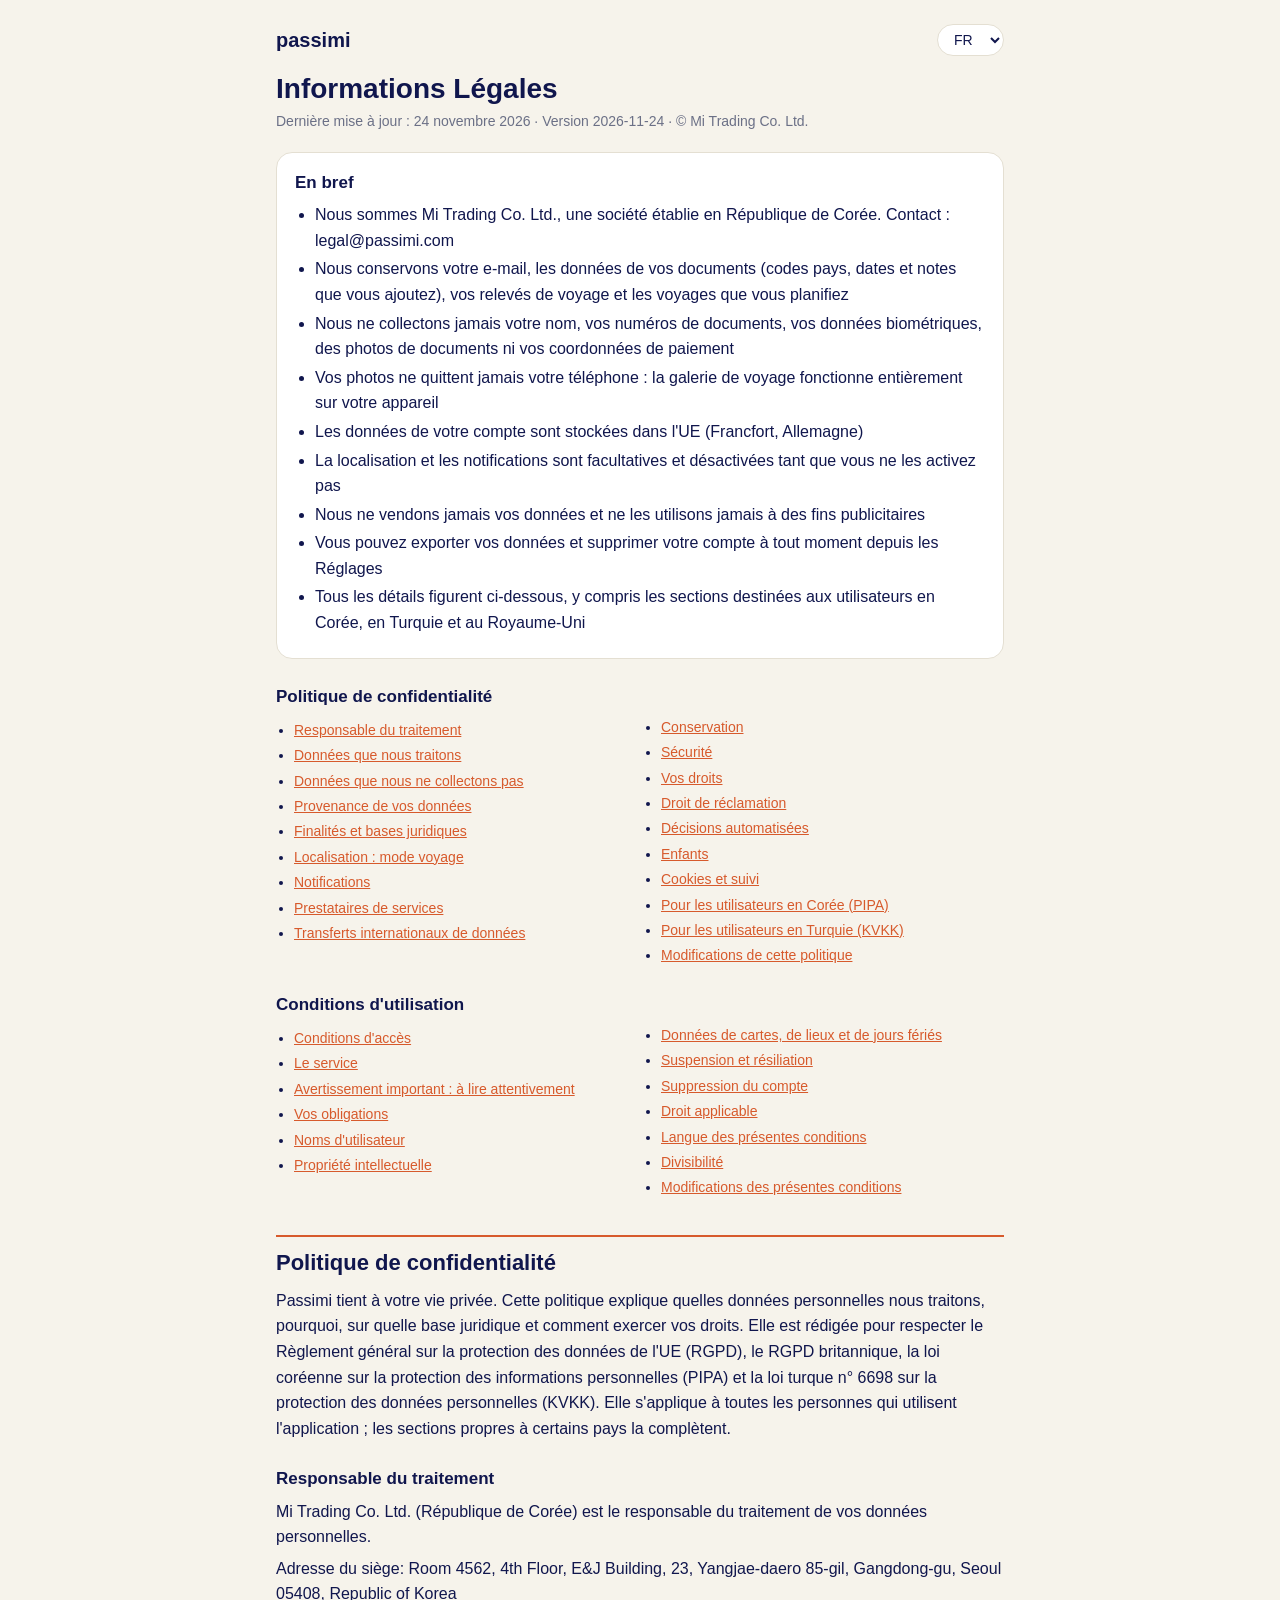
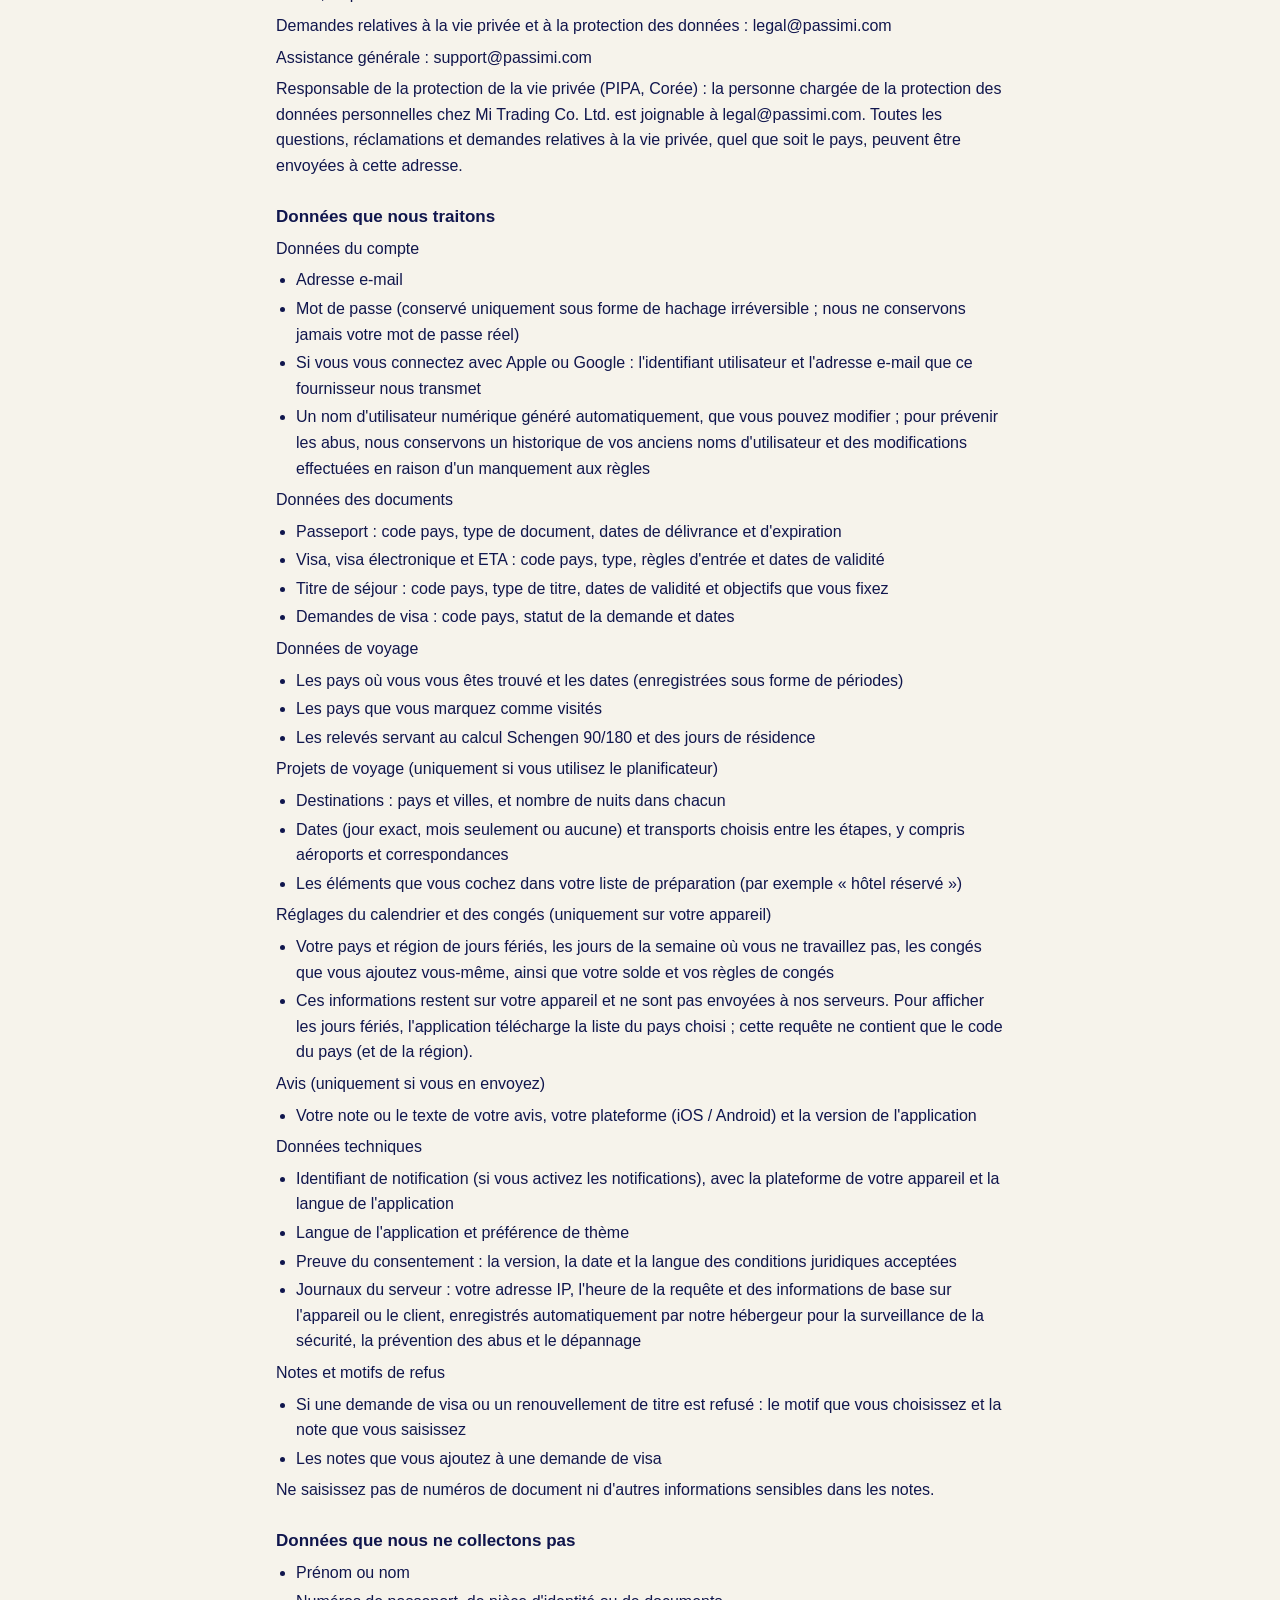
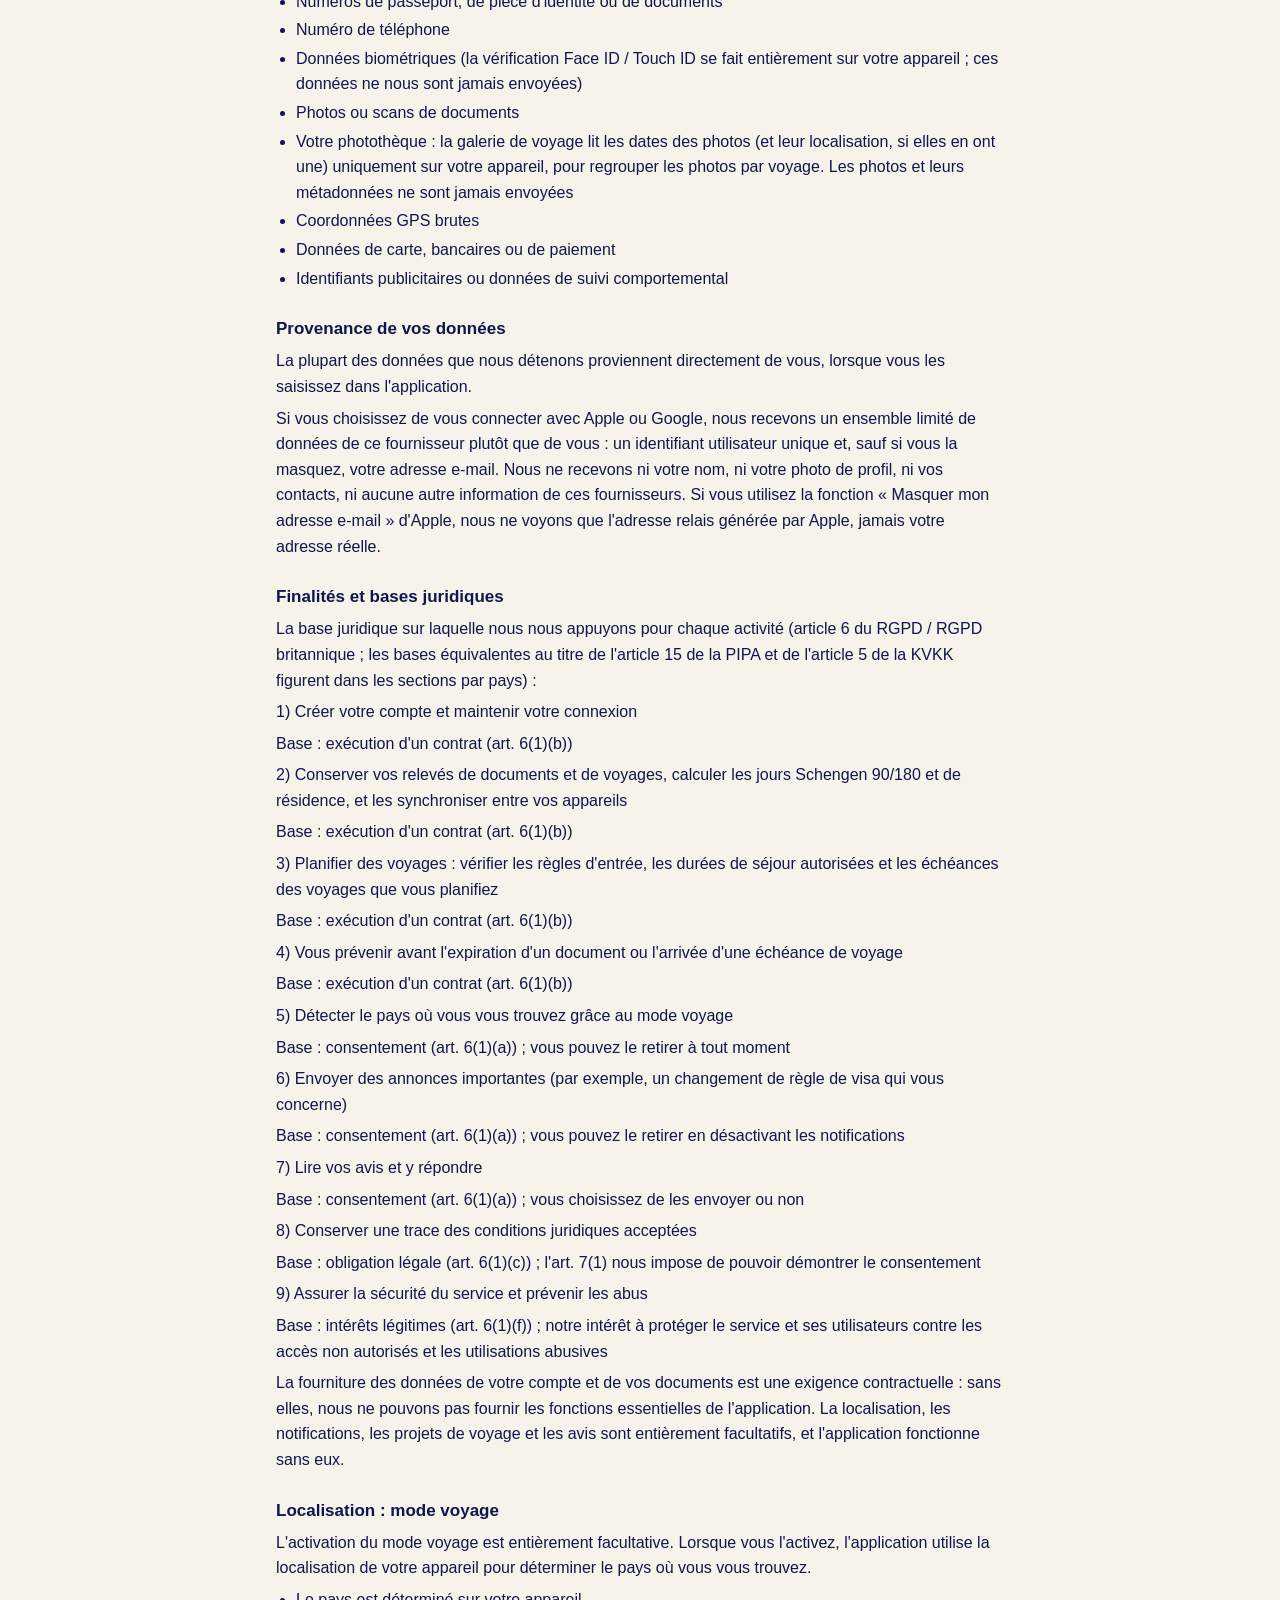
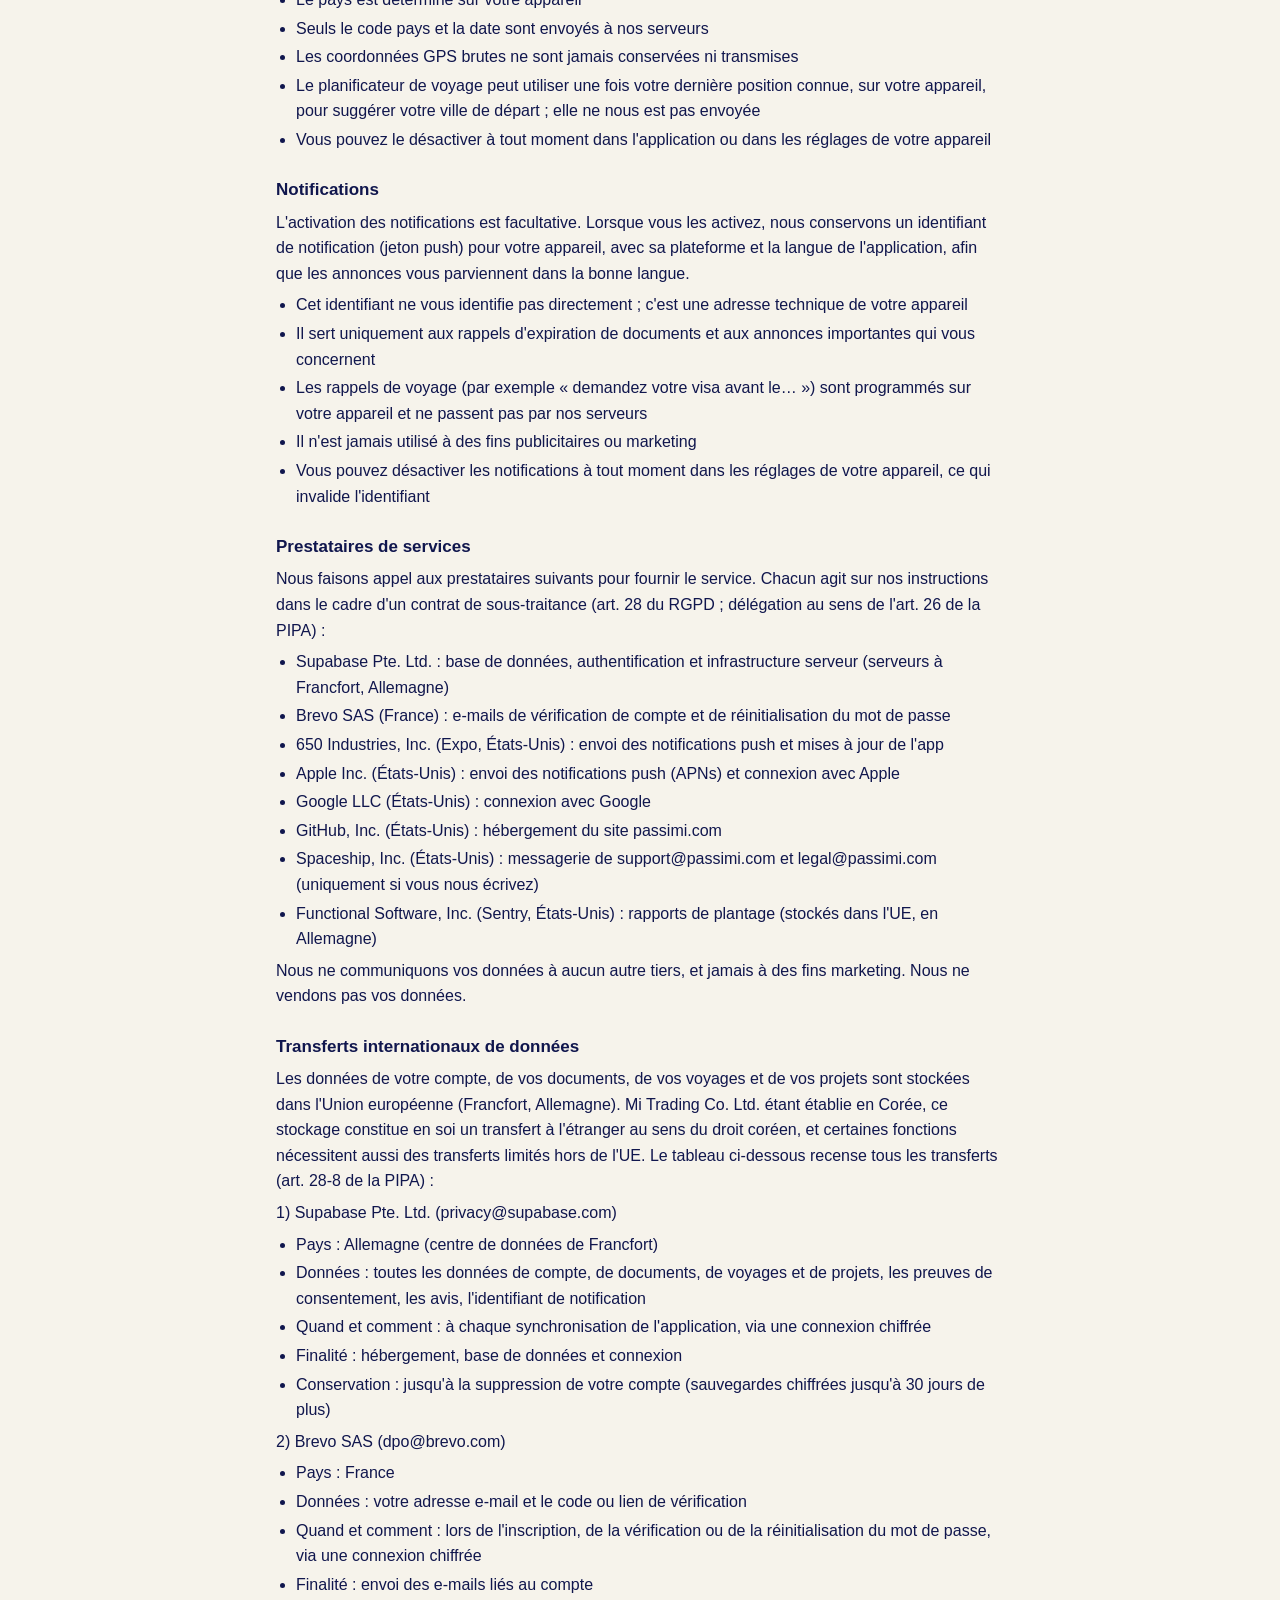
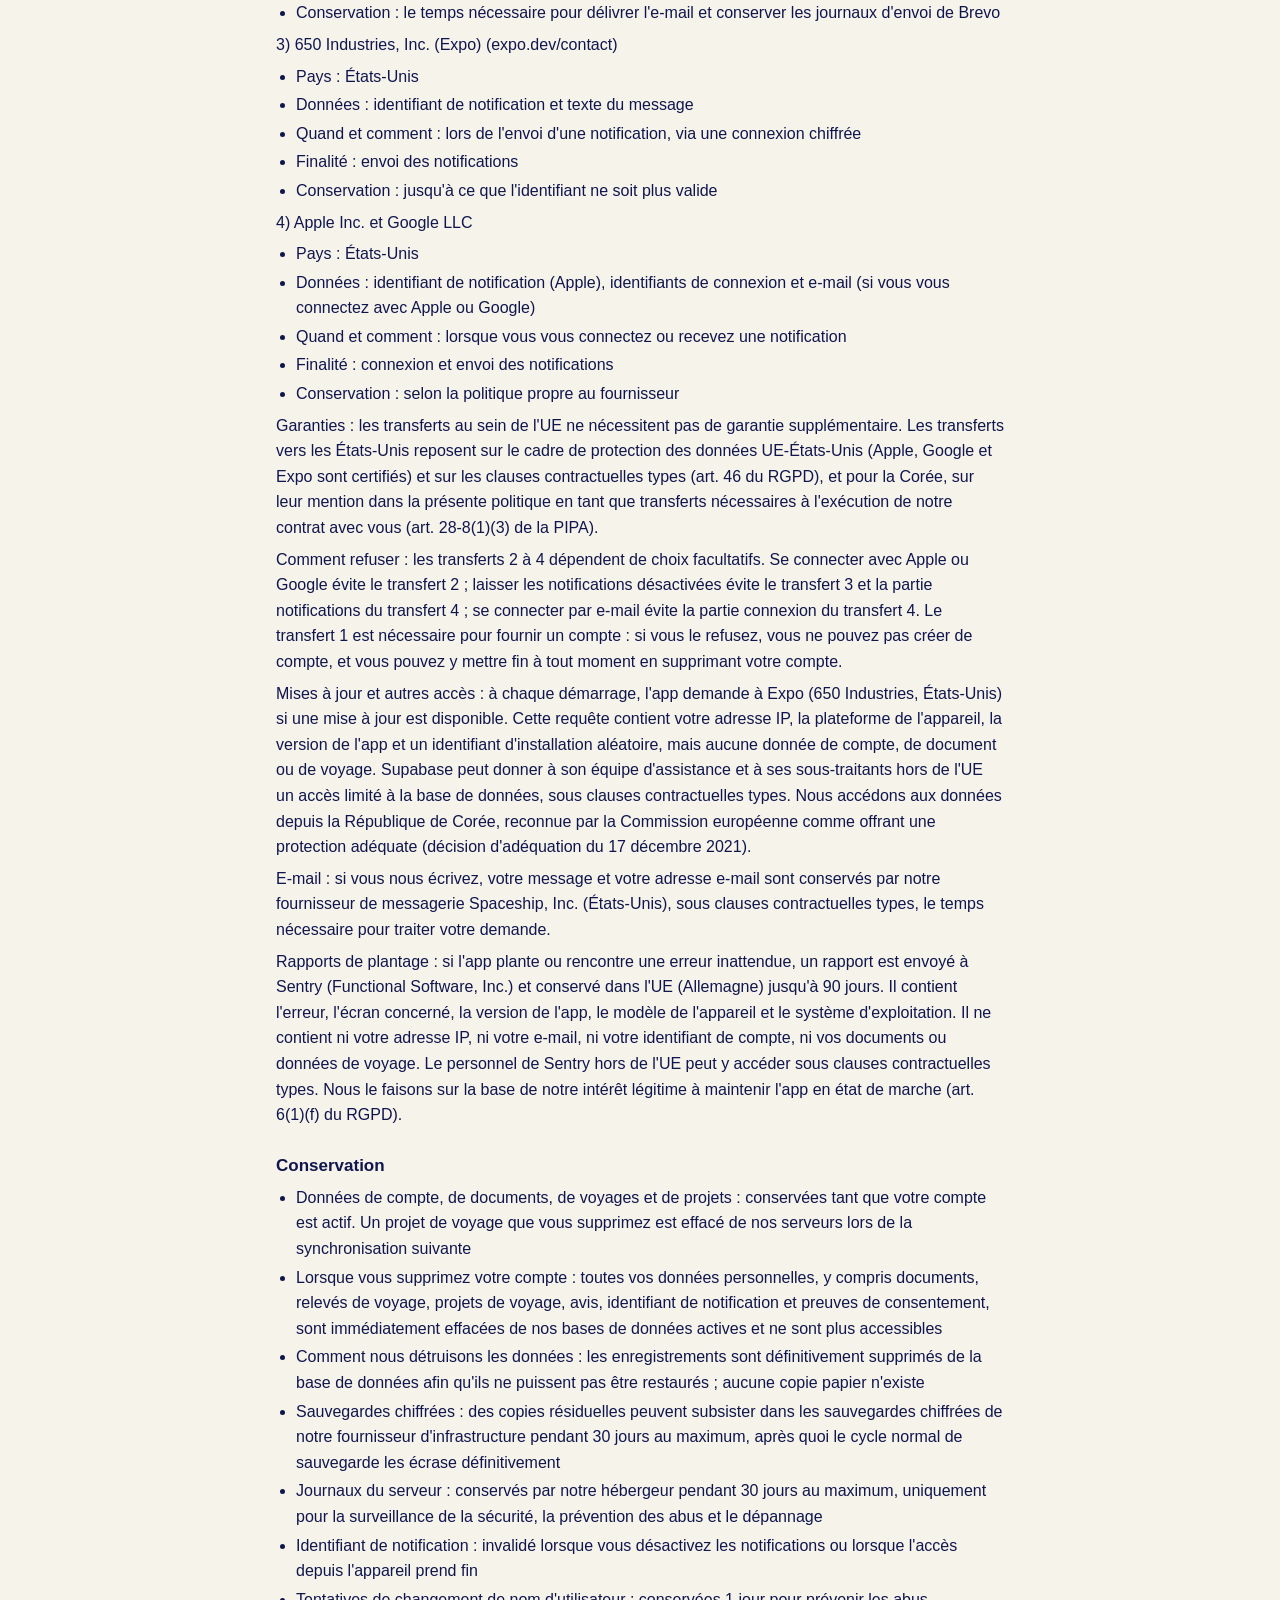
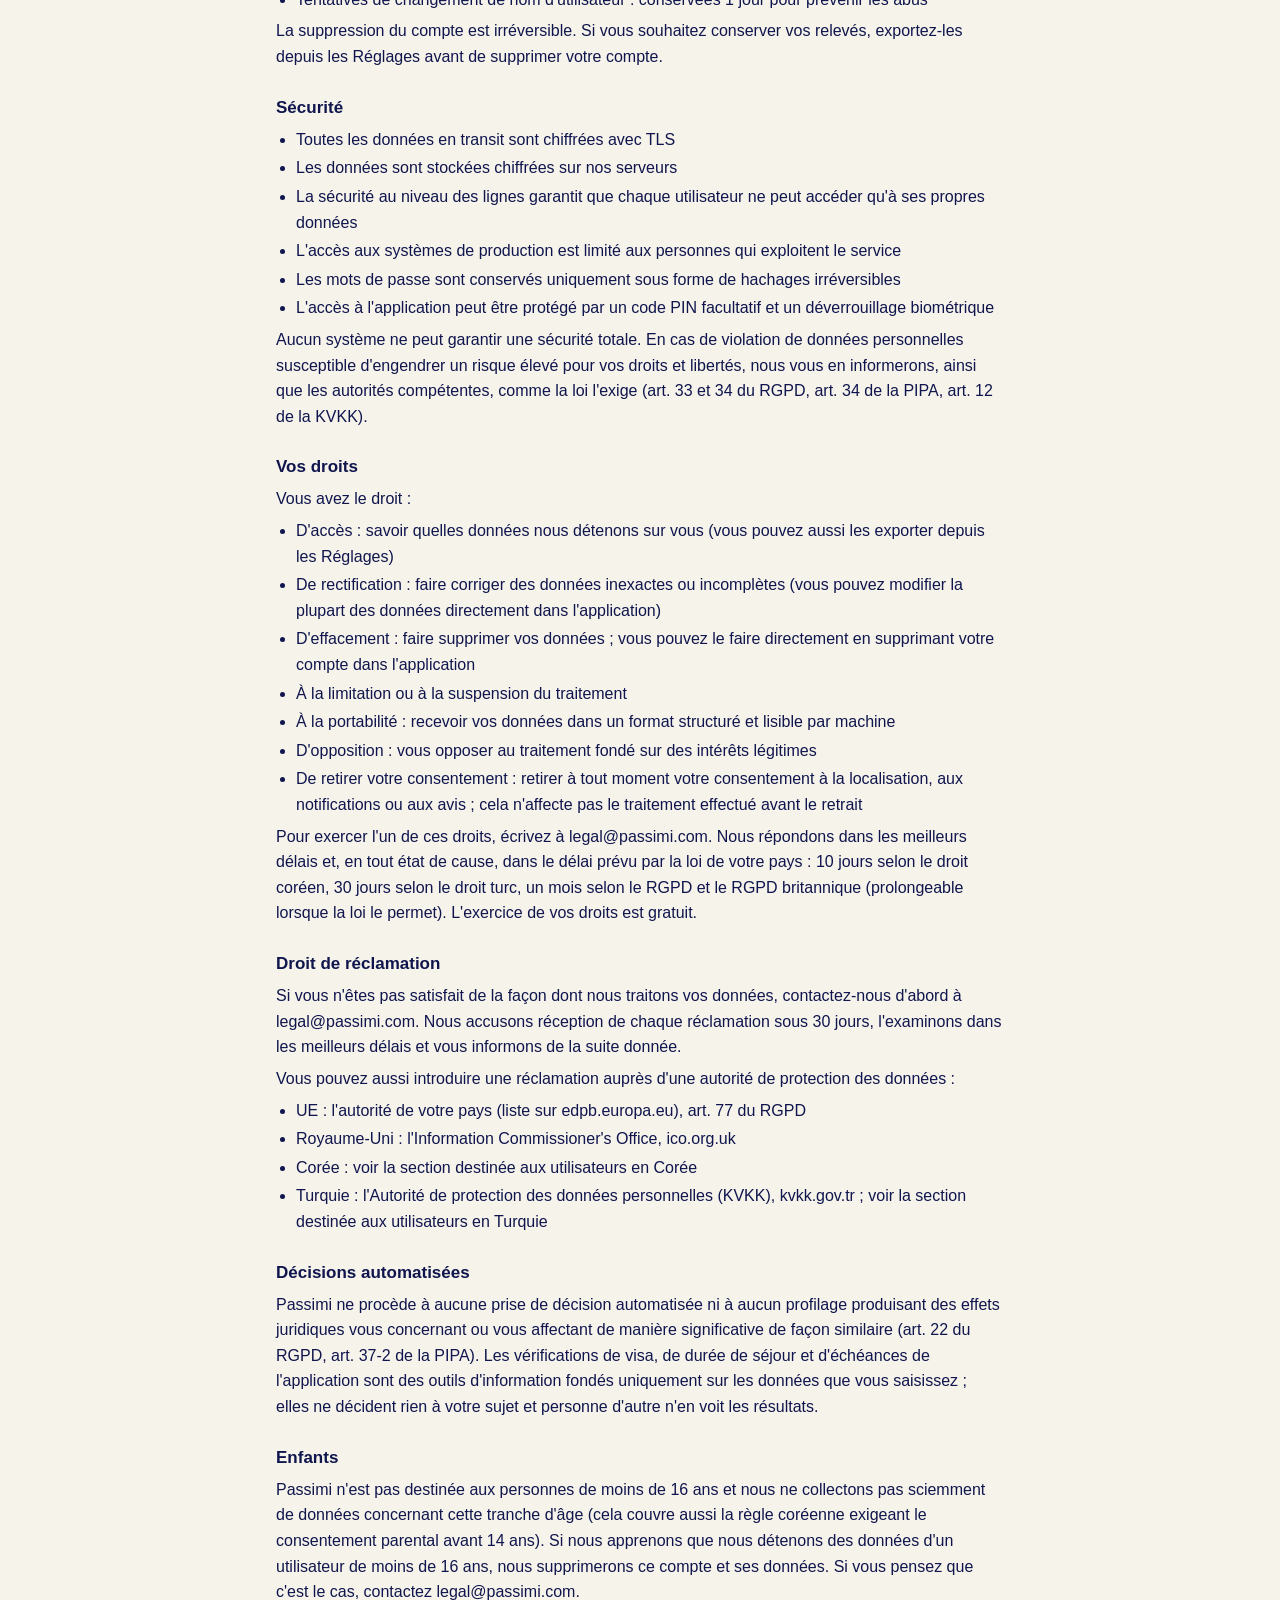
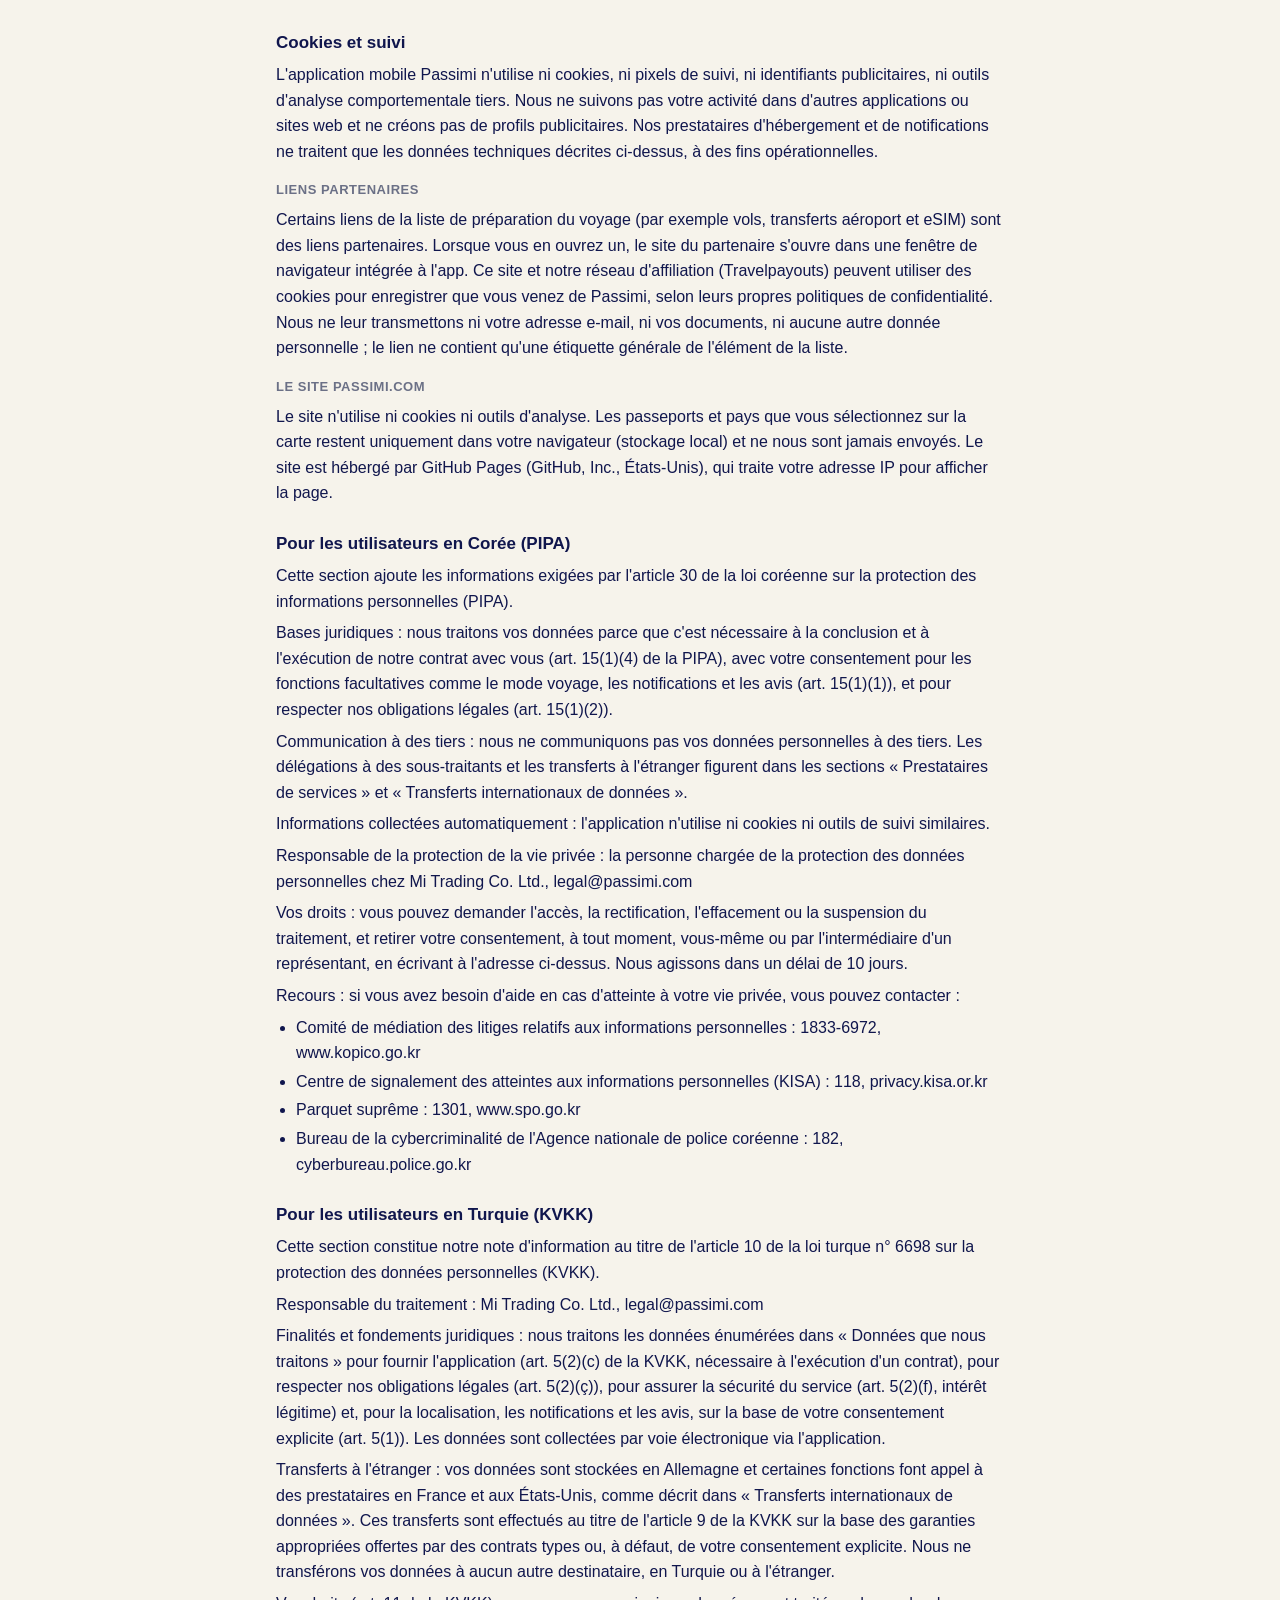
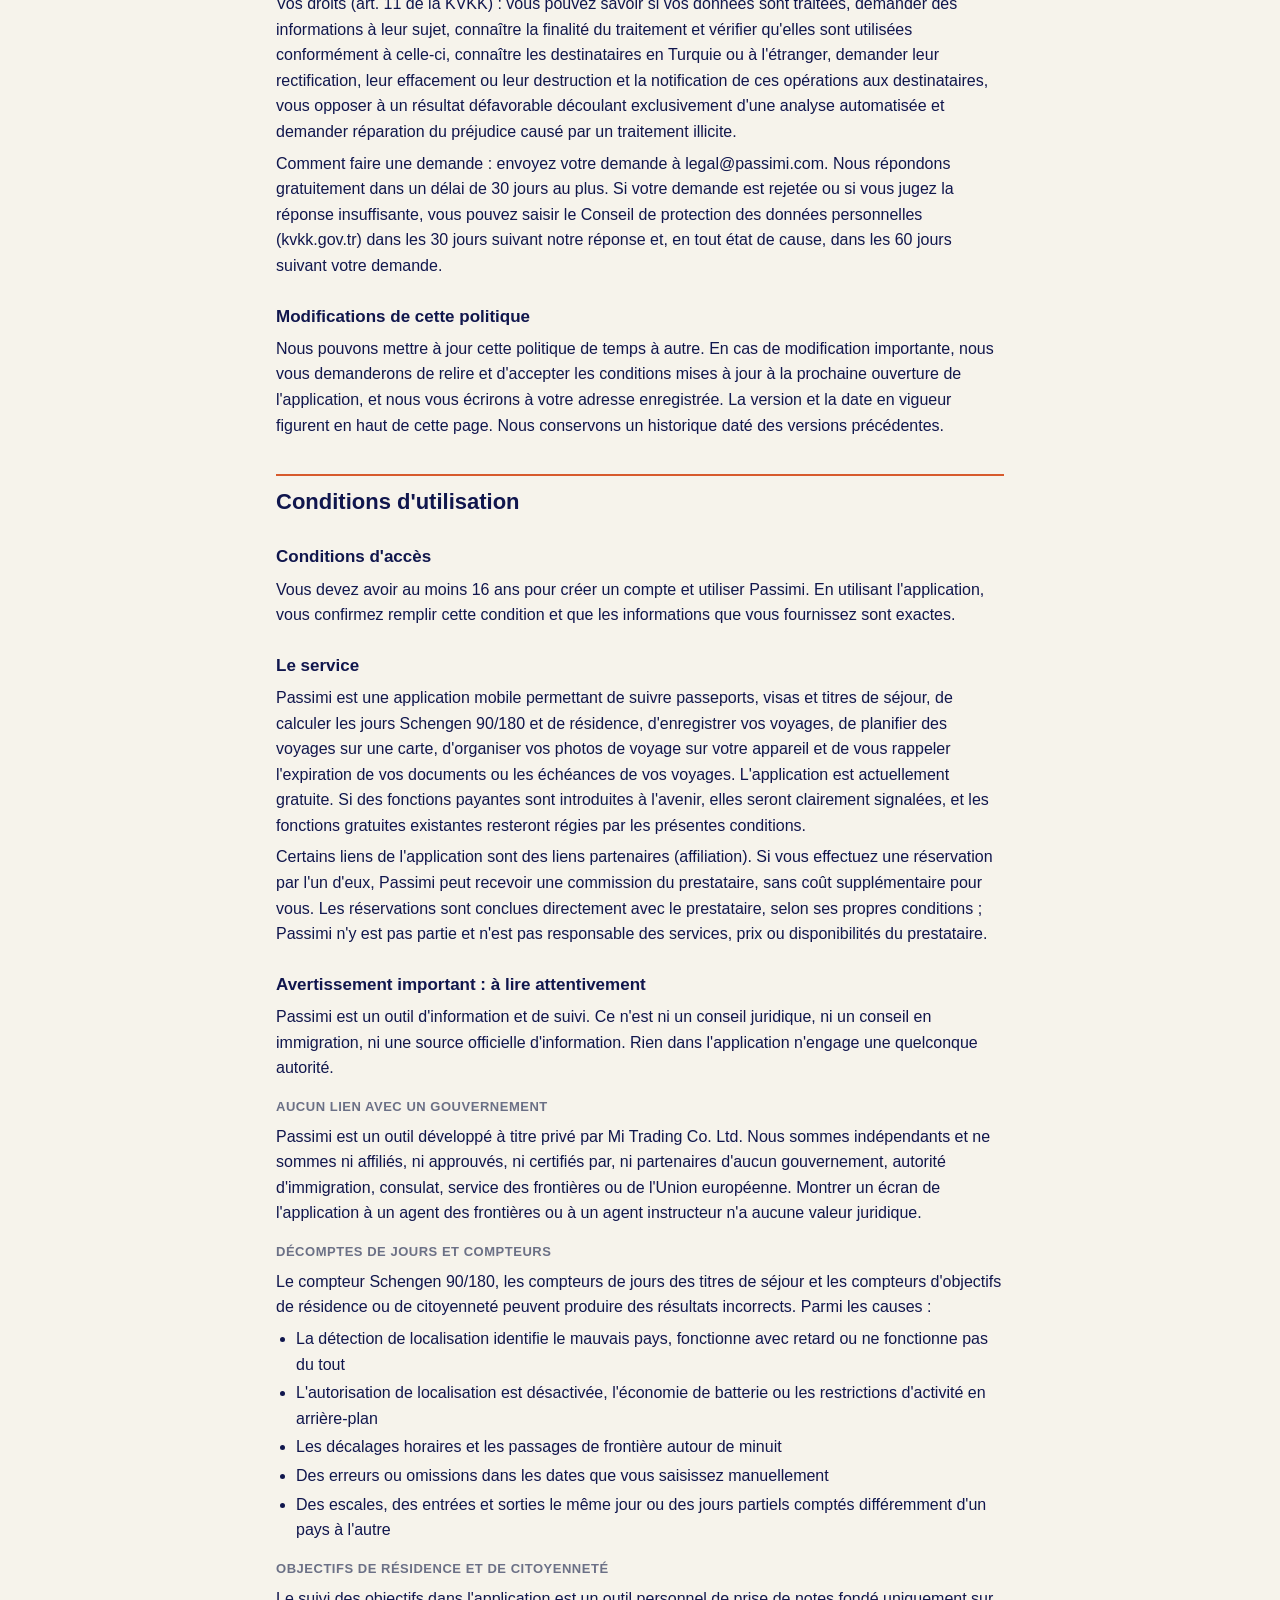
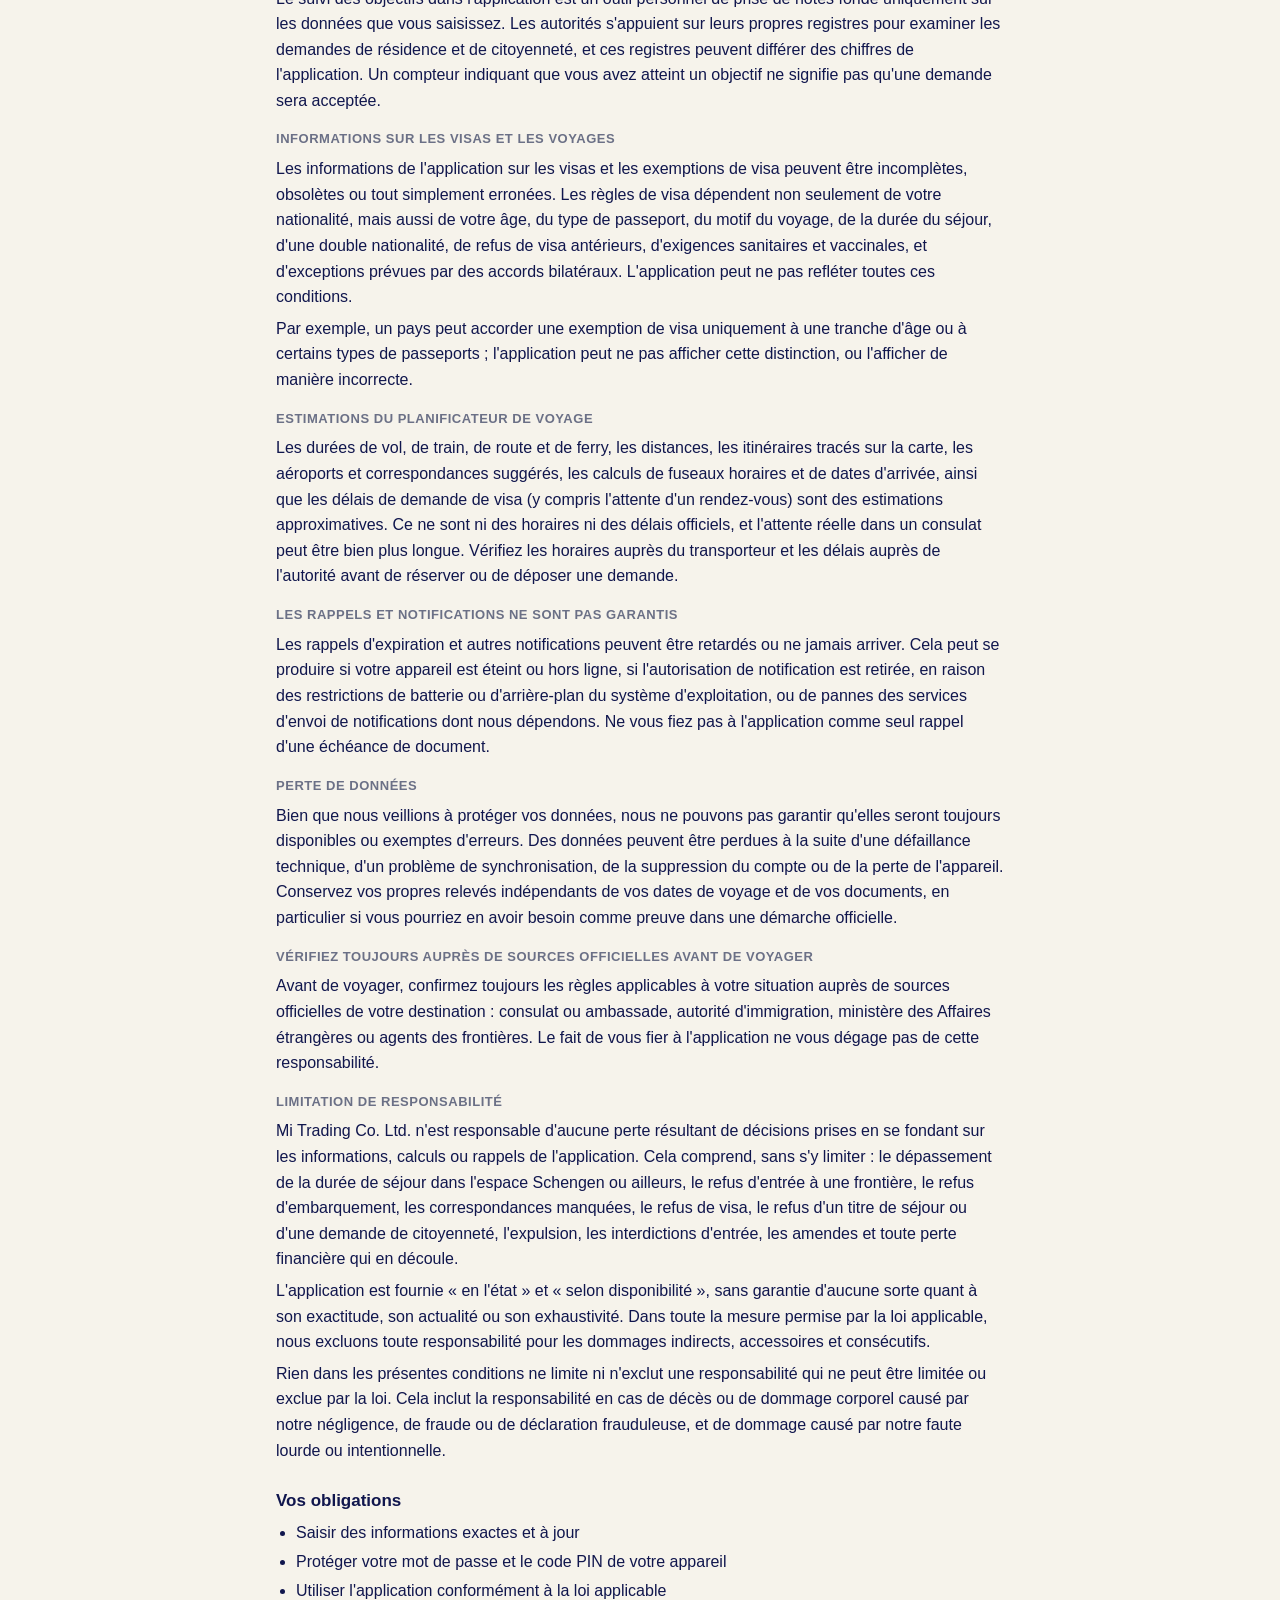
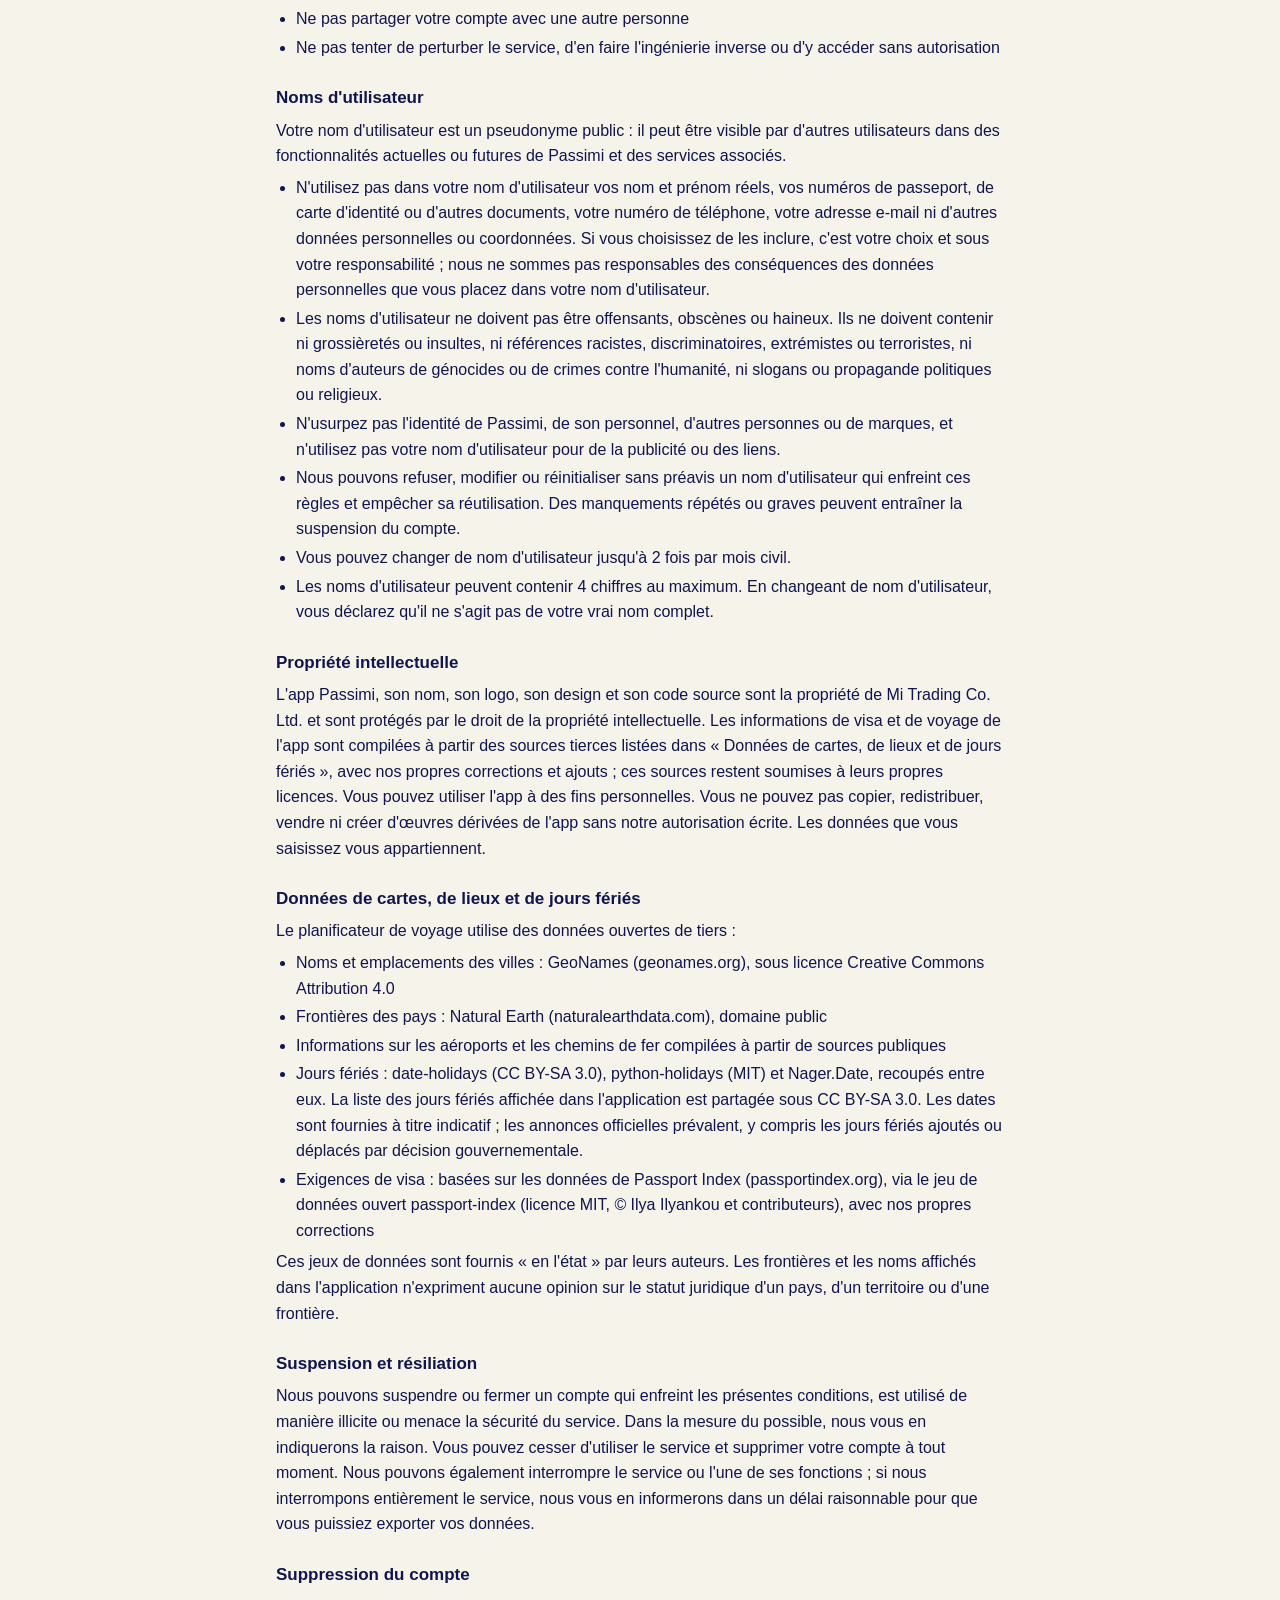
<file: legal/fr.html>
<!doctype html>
<html lang="fr">
<head>
<meta charset="utf-8">
<meta name="viewport" content="width=device-width, initial-scale=1">
<title>Passimi — Informations Légales</title>
<meta name="description" content="Politique de confidentialité · Conditions d'utilisation">
<link rel="canonical" href="https://passimi.com/legal/fr.html">
<link rel="icon" href="../favicon.svg" type="image/svg+xml">
<style>
:root{--bg:#F6F3EB;--surface:#FFFFFF;--ink:#10164D;--muted:#6B7086;--border:#E4DFD2;--orange:#D75A2C}
*{box-sizing:border-box}
body{margin:0;background:var(--bg);color:var(--ink);font:16px/1.6 -apple-system,BlinkMacSystemFont,"Segoe UI",Roboto,"Noto Sans",sans-serif;-webkit-font-smoothing:antialiased}
.wrap{max-width:760px;margin:0 auto;padding:24px 16px 64px}
header{display:flex;align-items:center;justify-content:space-between;gap:12px;margin-bottom:8px}
header a{color:var(--ink);font-weight:800;text-decoration:none;font-size:20px}
select{background:var(--surface);border:1px solid var(--border);border-radius:999px;padding:6px 12px;font:inherit;font-size:14px;color:var(--ink)}
h1{font-size:28px;line-height:1.2;margin:16px 0 4px}
.meta{color:var(--muted);font-size:14px;margin-bottom:20px}
.card{background:var(--surface);border:1px solid var(--border);border-radius:16px;padding:16px 18px;margin:16px 0}
h2{font-size:22px;margin:36px 0 8px;padding-top:8px;border-top:2px solid var(--orange)}
h3{font-size:17px;margin:24px 0 6px}
h4{font-size:13px;letter-spacing:.04em;margin:16px 0 4px;color:var(--muted)}
p{margin:6px 0}
ul{margin:6px 0;padding-inline-start:20px}
li{margin:3px 0}
nav ul{columns:2;column-gap:24px;font-size:14px;padding-inline-start:18px}
@media (max-width:560px){nav ul{columns:1}}
a{color:var(--orange)}
footer{margin-top:40px;color:var(--muted);font-size:13px}
</style>
</head>
<body><div class="wrap">
<header><a href="/">passimi</a><select aria-label="Language" onchange="location.href=this.value"><option value="ar.html">AR</option><option value="./">EN</option><option value="es.html">ES</option><option value="fr.html" selected>FR</option><option value="ja.html">JA</option><option value="ko.html">KO</option><option value="pt.html">PT</option><option value="ru.html">RU</option><option value="tr.html">TR</option><option value="uk.html">UK</option><option value="zh.html">ZH</option></select></header>
<h1>Informations Légales</h1>
<div class="meta">Dernière mise à jour : 24 novembre 2026 · Version 2026-11-24 · © Mi Trading Co. Ltd.</div>
<div class="card"><h3 style="margin-top:0">En bref</h3><ul><li>Nous sommes Mi Trading Co. Ltd., une société établie en République de Corée. Contact : legal@passimi.com</li><li>Nous conservons votre e-mail, les données de vos documents (codes pays, dates et notes que vous ajoutez), vos relevés de voyage et les voyages que vous planifiez</li><li>Nous ne collectons jamais votre nom, vos numéros de documents, vos données biométriques, des photos de documents ni vos coordonnées de paiement</li><li>Vos photos ne quittent jamais votre téléphone : la galerie de voyage fonctionne entièrement sur votre appareil</li><li>Les données de votre compte sont stockées dans l'UE (Francfort, Allemagne)</li><li>La localisation et les notifications sont facultatives et désactivées tant que vous ne les activez pas</li><li>Nous ne vendons jamais vos données et ne les utilisons jamais à des fins publicitaires</li><li>Vous pouvez exporter vos données et supprimer votre compte à tout moment depuis les Réglages</li><li>Tous les détails figurent ci-dessous, y compris les sections destinées aux utilisateurs en Corée, en Turquie et au Royaume-Uni</li></ul></div>
<nav><h3>Politique de confidentialité</h3><ul><li><a href="#controller">Responsable du traitement</a></li><li><a href="#collected">Données que nous traitons</a></li><li><a href="#notCollected">Données que nous ne collectons pas</a></li><li><a href="#source">Provenance de vos données</a></li><li><a href="#purposes">Finalités et bases juridiques</a></li><li><a href="#location">Localisation : mode voyage</a></li><li><a href="#notifications">Notifications</a></li><li><a href="#processors">Prestataires de services</a></li><li><a href="#transfer">Transferts internationaux de données</a></li><li><a href="#retention">Conservation</a></li><li><a href="#security">Sécurité</a></li><li><a href="#rights">Vos droits</a></li><li><a href="#complaint">Droit de réclamation</a></li><li><a href="#automated">Décisions automatisées</a></li><li><a href="#children">Enfants</a></li><li><a href="#cookies">Cookies et suivi</a></li><li><a href="#korea">Pour les utilisateurs en Corée (PIPA)</a></li><li><a href="#turkey">Pour les utilisateurs en Turquie (KVKK)</a></li><li><a href="#changes">Modifications de cette politique</a></li></ul><h3>Conditions d'utilisation</h3><ul><li><a href="#eligibility">Conditions d'accès</a></li><li><a href="#service">Le service</a></li><li><a href="#disclaimer">Avertissement important : à lire attentivement</a></li><li><a href="#obligations">Vos obligations</a></li><li><a href="#usernames">Noms d'utilisateur</a></li><li><a href="#ip">Propriété intellectuelle</a></li><li><a href="#dataSources">Données de cartes, de lieux et de jours fériés</a></li><li><a href="#suspension">Suspension et résiliation</a></li><li><a href="#deletion">Suppression du compte</a></li><li><a href="#governingLaw">Droit applicable</a></li><li><a href="#language">Langue des présentes conditions</a></li><li><a href="#severability">Divisibilité</a></li><li><a href="#termsChanges">Modifications des présentes conditions</a></li></ul></nav>
<h2 id="privacy">Politique de confidentialité</h2><p>Passimi tient à votre vie privée. Cette politique explique quelles données personnelles nous traitons, pourquoi, sur quelle base juridique et comment exercer vos droits. Elle est rédigée pour respecter le Règlement général sur la protection des données de l'UE (RGPD), le RGPD britannique, la loi coréenne sur la protection des informations personnelles (PIPA) et la loi turque n° 6698 sur la protection des données personnelles (KVKK). Elle s'applique à toutes les personnes qui utilisent l'application ; les sections propres à certains pays la complètent.</p><section id="controller"><h3>Responsable du traitement</h3><p>Mi Trading Co. Ltd. (République de Corée) est le responsable du traitement de vos données personnelles.</p><p>Adresse du siège: Room 4562, 4th Floor, E&amp;J Building, 23, Yangjae-daero 85-gil, Gangdong-gu, Seoul 05408, Republic of Korea</p><p>Demandes relatives à la vie privée et à la protection des données : legal@passimi.com</p><p>Assistance générale : support@passimi.com</p><p>Responsable de la protection de la vie privée (PIPA, Corée) : la personne chargée de la protection des données personnelles chez Mi Trading Co. Ltd. est joignable à legal@passimi.com. Toutes les questions, réclamations et demandes relatives à la vie privée, quel que soit le pays, peuvent être envoyées à cette adresse.</p></section><section id="collected"><h3>Données que nous traitons</h3><p>Données du compte</p><ul><li>Adresse e-mail</li><li>Mot de passe (conservé uniquement sous forme de hachage irréversible ; nous ne conservons jamais votre mot de passe réel)</li><li>Si vous vous connectez avec Apple ou Google : l'identifiant utilisateur et l'adresse e-mail que ce fournisseur nous transmet</li><li>Un nom d'utilisateur numérique généré automatiquement, que vous pouvez modifier ; pour prévenir les abus, nous conservons un historique de vos anciens noms d'utilisateur et des modifications effectuées en raison d'un manquement aux règles</li></ul><p>Données des documents</p><ul><li>Passeport : code pays, type de document, dates de délivrance et d'expiration</li><li>Visa, visa électronique et ETA : code pays, type, règles d'entrée et dates de validité</li><li>Titre de séjour : code pays, type de titre, dates de validité et objectifs que vous fixez</li><li>Demandes de visa : code pays, statut de la demande et dates</li></ul><p>Données de voyage</p><ul><li>Les pays où vous vous êtes trouvé et les dates (enregistrées sous forme de périodes)</li><li>Les pays que vous marquez comme visités</li><li>Les relevés servant au calcul Schengen 90/180 et des jours de résidence</li></ul><p>Projets de voyage (uniquement si vous utilisez le planificateur)</p><ul><li>Destinations : pays et villes, et nombre de nuits dans chacun</li><li>Dates (jour exact, mois seulement ou aucune) et transports choisis entre les étapes, y compris aéroports et correspondances</li><li>Les éléments que vous cochez dans votre liste de préparation (par exemple « hôtel réservé »)</li></ul><p>Réglages du calendrier et des congés (uniquement sur votre appareil)</p><ul><li>Votre pays et région de jours fériés, les jours de la semaine où vous ne travaillez pas, les congés que vous ajoutez vous-même, ainsi que votre solde et vos règles de congés</li><li>Ces informations restent sur votre appareil et ne sont pas envoyées à nos serveurs. Pour afficher les jours fériés, l'application télécharge la liste du pays choisi ; cette requête ne contient que le code du pays (et de la région).</li></ul><p>Avis (uniquement si vous en envoyez)</p><ul><li>Votre note ou le texte de votre avis, votre plateforme (iOS / Android) et la version de l'application</li></ul><p>Données techniques</p><ul><li>Identifiant de notification (si vous activez les notifications), avec la plateforme de votre appareil et la langue de l'application</li><li>Langue de l'application et préférence de thème</li><li>Preuve du consentement : la version, la date et la langue des conditions juridiques acceptées</li><li>Journaux du serveur : votre adresse IP, l'heure de la requête et des informations de base sur l'appareil ou le client, enregistrés automatiquement par notre hébergeur pour la surveillance de la sécurité, la prévention des abus et le dépannage</li></ul><p>Notes et motifs de refus</p><ul><li>Si une demande de visa ou un renouvellement de titre est refusé : le motif que vous choisissez et la note que vous saisissez</li><li>Les notes que vous ajoutez à une demande de visa</li></ul><p>Ne saisissez pas de numéros de document ni d'autres informations sensibles dans les notes.</p></section><section id="notCollected"><h3>Données que nous ne collectons pas</h3><ul><li>Prénom ou nom</li><li>Numéros de passeport, de pièce d'identité ou de documents</li><li>Numéro de téléphone</li><li>Données biométriques (la vérification Face ID / Touch ID se fait entièrement sur votre appareil ; ces données ne nous sont jamais envoyées)</li><li>Photos ou scans de documents</li><li>Votre photothèque : la galerie de voyage lit les dates des photos (et leur localisation, si elles en ont une) uniquement sur votre appareil, pour regrouper les photos par voyage. Les photos et leurs métadonnées ne sont jamais envoyées</li><li>Coordonnées GPS brutes</li><li>Données de carte, bancaires ou de paiement</li><li>Identifiants publicitaires ou données de suivi comportemental</li></ul></section><section id="source"><h3>Provenance de vos données</h3><p>La plupart des données que nous détenons proviennent directement de vous, lorsque vous les saisissez dans l'application.</p><p>Si vous choisissez de vous connecter avec Apple ou Google, nous recevons un ensemble limité de données de ce fournisseur plutôt que de vous : un identifiant utilisateur unique et, sauf si vous la masquez, votre adresse e-mail. Nous ne recevons ni votre nom, ni votre photo de profil, ni vos contacts, ni aucune autre information de ces fournisseurs. Si vous utilisez la fonction « Masquer mon adresse e-mail » d'Apple, nous ne voyons que l'adresse relais générée par Apple, jamais votre adresse réelle.</p></section><section id="purposes"><h3>Finalités et bases juridiques</h3><p>La base juridique sur laquelle nous nous appuyons pour chaque activité (article 6 du RGPD / RGPD britannique ; les bases équivalentes au titre de l'article 15 de la PIPA et de l'article 5 de la KVKK figurent dans les sections par pays) :</p><p>1) Créer votre compte et maintenir votre connexion</p><p>Base : exécution d'un contrat (art. 6(1)(b))</p><p>2) Conserver vos relevés de documents et de voyages, calculer les jours Schengen 90/180 et de résidence, et les synchroniser entre vos appareils</p><p>Base : exécution d'un contrat (art. 6(1)(b))</p><p>3) Planifier des voyages : vérifier les règles d'entrée, les durées de séjour autorisées et les échéances des voyages que vous planifiez</p><p>Base : exécution d'un contrat (art. 6(1)(b))</p><p>4) Vous prévenir avant l'expiration d'un document ou l'arrivée d'une échéance de voyage</p><p>Base : exécution d'un contrat (art. 6(1)(b))</p><p>5) Détecter le pays où vous vous trouvez grâce au mode voyage</p><p>Base : consentement (art. 6(1)(a)) ; vous pouvez le retirer à tout moment</p><p>6) Envoyer des annonces importantes (par exemple, un changement de règle de visa qui vous concerne)</p><p>Base : consentement (art. 6(1)(a)) ; vous pouvez le retirer en désactivant les notifications</p><p>7) Lire vos avis et y répondre</p><p>Base : consentement (art. 6(1)(a)) ; vous choisissez de les envoyer ou non</p><p>8) Conserver une trace des conditions juridiques acceptées</p><p>Base : obligation légale (art. 6(1)(c)) ; l'art. 7(1) nous impose de pouvoir démontrer le consentement</p><p>9) Assurer la sécurité du service et prévenir les abus</p><p>Base : intérêts légitimes (art. 6(1)(f)) ; notre intérêt à protéger le service et ses utilisateurs contre les accès non autorisés et les utilisations abusives</p><p>La fourniture des données de votre compte et de vos documents est une exigence contractuelle : sans elles, nous ne pouvons pas fournir les fonctions essentielles de l'application. La localisation, les notifications, les projets de voyage et les avis sont entièrement facultatifs, et l'application fonctionne sans eux.</p></section><section id="location"><h3>Localisation : mode voyage</h3><p>L'activation du mode voyage est entièrement facultative. Lorsque vous l'activez, l'application utilise la localisation de votre appareil pour déterminer le pays où vous vous trouvez.</p><ul><li>Le pays est déterminé sur votre appareil</li><li>Seuls le code pays et la date sont envoyés à nos serveurs</li><li>Les coordonnées GPS brutes ne sont jamais conservées ni transmises</li><li>Le planificateur de voyage peut utiliser une fois votre dernière position connue, sur votre appareil, pour suggérer votre ville de départ ; elle ne nous est pas envoyée</li><li>Vous pouvez le désactiver à tout moment dans l'application ou dans les réglages de votre appareil</li></ul></section><section id="notifications"><h3>Notifications</h3><p>L'activation des notifications est facultative. Lorsque vous les activez, nous conservons un identifiant de notification (jeton push) pour votre appareil, avec sa plateforme et la langue de l'application, afin que les annonces vous parviennent dans la bonne langue.</p><ul><li>Cet identifiant ne vous identifie pas directement ; c'est une adresse technique de votre appareil</li><li>Il sert uniquement aux rappels d'expiration de documents et aux annonces importantes qui vous concernent</li><li>Les rappels de voyage (par exemple « demandez votre visa avant le… ») sont programmés sur votre appareil et ne passent pas par nos serveurs</li><li>Il n'est jamais utilisé à des fins publicitaires ou marketing</li><li>Vous pouvez désactiver les notifications à tout moment dans les réglages de votre appareil, ce qui invalide l'identifiant</li></ul></section><section id="processors"><h3>Prestataires de services</h3><p>Nous faisons appel aux prestataires suivants pour fournir le service. Chacun agit sur nos instructions dans le cadre d'un contrat de sous-traitance (art. 28 du RGPD ; délégation au sens de l'art. 26 de la PIPA) :</p><ul><li>Supabase Pte. Ltd. : base de données, authentification et infrastructure serveur (serveurs à Francfort, Allemagne)</li><li>Brevo SAS (France) : e-mails de vérification de compte et de réinitialisation du mot de passe</li><li>650 Industries, Inc. (Expo, États-Unis) : envoi des notifications push et mises à jour de l'app</li><li>Apple Inc. (États-Unis) : envoi des notifications push (APNs) et connexion avec Apple</li><li>Google LLC (États-Unis) : connexion avec Google</li><li>GitHub, Inc. (États-Unis) : hébergement du site passimi.com</li><li>Spaceship, Inc. (États-Unis) : messagerie de support@passimi.com et legal@passimi.com (uniquement si vous nous écrivez)</li><li>Functional Software, Inc. (Sentry, États-Unis) : rapports de plantage (stockés dans l'UE, en Allemagne)</li></ul><p>Nous ne communiquons vos données à aucun autre tiers, et jamais à des fins marketing. Nous ne vendons pas vos données.</p></section><section id="transfer"><h3>Transferts internationaux de données</h3><p>Les données de votre compte, de vos documents, de vos voyages et de vos projets sont stockées dans l'Union européenne (Francfort, Allemagne). Mi Trading Co. Ltd. étant établie en Corée, ce stockage constitue en soi un transfert à l'étranger au sens du droit coréen, et certaines fonctions nécessitent aussi des transferts limités hors de l'UE. Le tableau ci-dessous recense tous les transferts (art. 28-8 de la PIPA) :</p><p>1) Supabase Pte. Ltd. (privacy@supabase.com)</p><ul><li>Pays : Allemagne (centre de données de Francfort)</li><li>Données : toutes les données de compte, de documents, de voyages et de projets, les preuves de consentement, les avis, l'identifiant de notification</li><li>Quand et comment : à chaque synchronisation de l'application, via une connexion chiffrée</li><li>Finalité : hébergement, base de données et connexion</li><li>Conservation : jusqu'à la suppression de votre compte (sauvegardes chiffrées jusqu'à 30 jours de plus)</li></ul><p>2) Brevo SAS (dpo@brevo.com)</p><ul><li>Pays : France</li><li>Données : votre adresse e-mail et le code ou lien de vérification</li><li>Quand et comment : lors de l'inscription, de la vérification ou de la réinitialisation du mot de passe, via une connexion chiffrée</li><li>Finalité : envoi des e-mails liés au compte</li><li>Conservation : le temps nécessaire pour délivrer l'e-mail et conserver les journaux d'envoi de Brevo</li></ul><p>3) 650 Industries, Inc. (Expo) (expo.dev/contact)</p><ul><li>Pays : États-Unis</li><li>Données : identifiant de notification et texte du message</li><li>Quand et comment : lors de l'envoi d'une notification, via une connexion chiffrée</li><li>Finalité : envoi des notifications</li><li>Conservation : jusqu'à ce que l'identifiant ne soit plus valide</li></ul><p>4) Apple Inc. et Google LLC</p><ul><li>Pays : États-Unis</li><li>Données : identifiant de notification (Apple), identifiants de connexion et e-mail (si vous vous connectez avec Apple ou Google)</li><li>Quand et comment : lorsque vous vous connectez ou recevez une notification</li><li>Finalité : connexion et envoi des notifications</li><li>Conservation : selon la politique propre au fournisseur</li></ul><p>Garanties : les transferts au sein de l'UE ne nécessitent pas de garantie supplémentaire. Les transferts vers les États-Unis reposent sur le cadre de protection des données UE-États-Unis (Apple, Google et Expo sont certifiés) et sur les clauses contractuelles types (art. 46 du RGPD), et pour la Corée, sur leur mention dans la présente politique en tant que transferts nécessaires à l'exécution de notre contrat avec vous (art. 28-8(1)(3) de la PIPA).</p><p>Comment refuser : les transferts 2 à 4 dépendent de choix facultatifs. Se connecter avec Apple ou Google évite le transfert 2 ; laisser les notifications désactivées évite le transfert 3 et la partie notifications du transfert 4 ; se connecter par e-mail évite la partie connexion du transfert 4. Le transfert 1 est nécessaire pour fournir un compte : si vous le refusez, vous ne pouvez pas créer de compte, et vous pouvez y mettre fin à tout moment en supprimant votre compte.</p><p>Mises à jour et autres accès : à chaque démarrage, l'app demande à Expo (650 Industries, États-Unis) si une mise à jour est disponible. Cette requête contient votre adresse IP, la plateforme de l'appareil, la version de l'app et un identifiant d'installation aléatoire, mais aucune donnée de compte, de document ou de voyage. Supabase peut donner à son équipe d'assistance et à ses sous-traitants hors de l'UE un accès limité à la base de données, sous clauses contractuelles types. Nous accédons aux données depuis la République de Corée, reconnue par la Commission européenne comme offrant une protection adéquate (décision d'adéquation du 17 décembre 2021).</p><p>E-mail : si vous nous écrivez, votre message et votre adresse e-mail sont conservés par notre fournisseur de messagerie Spaceship, Inc. (États-Unis), sous clauses contractuelles types, le temps nécessaire pour traiter votre demande.</p><p>Rapports de plantage : si l'app plante ou rencontre une erreur inattendue, un rapport est envoyé à Sentry (Functional Software, Inc.) et conservé dans l'UE (Allemagne) jusqu'à 90 jours. Il contient l'erreur, l'écran concerné, la version de l'app, le modèle de l'appareil et le système d'exploitation. Il ne contient ni votre adresse IP, ni votre e-mail, ni votre identifiant de compte, ni vos documents ou données de voyage. Le personnel de Sentry hors de l'UE peut y accéder sous clauses contractuelles types. Nous le faisons sur la base de notre intérêt légitime à maintenir l'app en état de marche (art. 6(1)(f) du RGPD).</p></section><section id="retention"><h3>Conservation</h3><ul><li>Données de compte, de documents, de voyages et de projets : conservées tant que votre compte est actif. Un projet de voyage que vous supprimez est effacé de nos serveurs lors de la synchronisation suivante</li><li>Lorsque vous supprimez votre compte : toutes vos données personnelles, y compris documents, relevés de voyage, projets de voyage, avis, identifiant de notification et preuves de consentement, sont immédiatement effacées de nos bases de données actives et ne sont plus accessibles</li><li>Comment nous détruisons les données : les enregistrements sont définitivement supprimés de la base de données afin qu'ils ne puissent pas être restaurés ; aucune copie papier n'existe</li><li>Sauvegardes chiffrées : des copies résiduelles peuvent subsister dans les sauvegardes chiffrées de notre fournisseur d'infrastructure pendant 30 jours au maximum, après quoi le cycle normal de sauvegarde les écrase définitivement</li><li>Journaux du serveur : conservés par notre hébergeur pendant 30 jours au maximum, uniquement pour la surveillance de la sécurité, la prévention des abus et le dépannage</li><li>Identifiant de notification : invalidé lorsque vous désactivez les notifications ou lorsque l'accès depuis l'appareil prend fin</li><li>Tentatives de changement de nom d'utilisateur : conservées 1 jour pour prévenir les abus</li></ul><p>La suppression du compte est irréversible. Si vous souhaitez conserver vos relevés, exportez-les depuis les Réglages avant de supprimer votre compte.</p></section><section id="security"><h3>Sécurité</h3><ul><li>Toutes les données en transit sont chiffrées avec TLS</li><li>Les données sont stockées chiffrées sur nos serveurs</li><li>La sécurité au niveau des lignes garantit que chaque utilisateur ne peut accéder qu'à ses propres données</li><li>L'accès aux systèmes de production est limité aux personnes qui exploitent le service</li><li>Les mots de passe sont conservés uniquement sous forme de hachages irréversibles</li><li>L'accès à l'application peut être protégé par un code PIN facultatif et un déverrouillage biométrique</li></ul><p>Aucun système ne peut garantir une sécurité totale. En cas de violation de données personnelles susceptible d'engendrer un risque élevé pour vos droits et libertés, nous vous en informerons, ainsi que les autorités compétentes, comme la loi l'exige (art. 33 et 34 du RGPD, art. 34 de la PIPA, art. 12 de la KVKK).</p></section><section id="rights"><h3>Vos droits</h3><p>Vous avez le droit :</p><ul><li>D'accès : savoir quelles données nous détenons sur vous (vous pouvez aussi les exporter depuis les Réglages)</li><li>De rectification : faire corriger des données inexactes ou incomplètes (vous pouvez modifier la plupart des données directement dans l'application)</li><li>D'effacement : faire supprimer vos données ; vous pouvez le faire directement en supprimant votre compte dans l'application</li><li>À la limitation ou à la suspension du traitement</li><li>À la portabilité : recevoir vos données dans un format structuré et lisible par machine</li><li>D'opposition : vous opposer au traitement fondé sur des intérêts légitimes</li><li>De retirer votre consentement : retirer à tout moment votre consentement à la localisation, aux notifications ou aux avis ; cela n'affecte pas le traitement effectué avant le retrait</li></ul><p>Pour exercer l'un de ces droits, écrivez à legal@passimi.com. Nous répondons dans les meilleurs délais et, en tout état de cause, dans le délai prévu par la loi de votre pays : 10 jours selon le droit coréen, 30 jours selon le droit turc, un mois selon le RGPD et le RGPD britannique (prolongeable lorsque la loi le permet). L'exercice de vos droits est gratuit.</p></section><section id="complaint"><h3>Droit de réclamation</h3><p>Si vous n'êtes pas satisfait de la façon dont nous traitons vos données, contactez-nous d'abord à legal@passimi.com. Nous accusons réception de chaque réclamation sous 30 jours, l'examinons dans les meilleurs délais et vous informons de la suite donnée.</p><p>Vous pouvez aussi introduire une réclamation auprès d'une autorité de protection des données :</p><ul><li>UE : l'autorité de votre pays (liste sur edpb.europa.eu), art. 77 du RGPD</li><li>Royaume-Uni : l'Information Commissioner's Office, ico.org.uk</li><li>Corée : voir la section destinée aux utilisateurs en Corée</li><li>Turquie : l'Autorité de protection des données personnelles (KVKK), kvkk.gov.tr ; voir la section destinée aux utilisateurs en Turquie</li></ul></section><section id="automated"><h3>Décisions automatisées</h3><p>Passimi ne procède à aucune prise de décision automatisée ni à aucun profilage produisant des effets juridiques vous concernant ou vous affectant de manière significative de façon similaire (art. 22 du RGPD, art. 37-2 de la PIPA). Les vérifications de visa, de durée de séjour et d'échéances de l'application sont des outils d'information fondés uniquement sur les données que vous saisissez ; elles ne décident rien à votre sujet et personne d'autre n'en voit les résultats.</p></section><section id="children"><h3>Enfants</h3><p>Passimi n'est pas destinée aux personnes de moins de 16 ans et nous ne collectons pas sciemment de données concernant cette tranche d'âge (cela couvre aussi la règle coréenne exigeant le consentement parental avant 14 ans). Si nous apprenons que nous détenons des données d'un utilisateur de moins de 16 ans, nous supprimerons ce compte et ses données. Si vous pensez que c'est le cas, contactez legal@passimi.com.</p></section><section id="cookies"><h3>Cookies et suivi</h3><p>L'application mobile Passimi n'utilise ni cookies, ni pixels de suivi, ni identifiants publicitaires, ni outils d'analyse comportementale tiers. Nous ne suivons pas votre activité dans d'autres applications ou sites web et ne créons pas de profils publicitaires. Nos prestataires d'hébergement et de notifications ne traitent que les données techniques décrites ci-dessus, à des fins opérationnelles.</p><h4>LIENS PARTENAIRES</h4><p>Certains liens de la liste de préparation du voyage (par exemple vols, transferts aéroport et eSIM) sont des liens partenaires. Lorsque vous en ouvrez un, le site du partenaire s'ouvre dans une fenêtre de navigateur intégrée à l'app. Ce site et notre réseau d'affiliation (Travelpayouts) peuvent utiliser des cookies pour enregistrer que vous venez de Passimi, selon leurs propres politiques de confidentialité. Nous ne leur transmettons ni votre adresse e-mail, ni vos documents, ni aucune autre donnée personnelle ; le lien ne contient qu'une étiquette générale de l'élément de la liste.</p><h4>LE SITE PASSIMI.COM</h4><p>Le site n'utilise ni cookies ni outils d'analyse. Les passeports et pays que vous sélectionnez sur la carte restent uniquement dans votre navigateur (stockage local) et ne nous sont jamais envoyés. Le site est hébergé par GitHub Pages (GitHub, Inc., États-Unis), qui traite votre adresse IP pour afficher la page.</p></section><section id="korea"><h3>Pour les utilisateurs en Corée (PIPA)</h3><p>Cette section ajoute les informations exigées par l'article 30 de la loi coréenne sur la protection des informations personnelles (PIPA).</p><p>Bases juridiques : nous traitons vos données parce que c'est nécessaire à la conclusion et à l'exécution de notre contrat avec vous (art. 15(1)(4) de la PIPA), avec votre consentement pour les fonctions facultatives comme le mode voyage, les notifications et les avis (art. 15(1)(1)), et pour respecter nos obligations légales (art. 15(1)(2)).</p><p>Communication à des tiers : nous ne communiquons pas vos données personnelles à des tiers. Les délégations à des sous-traitants et les transferts à l'étranger figurent dans les sections « Prestataires de services » et « Transferts internationaux de données ».</p><p>Informations collectées automatiquement : l'application n'utilise ni cookies ni outils de suivi similaires.</p><p>Responsable de la protection de la vie privée : la personne chargée de la protection des données personnelles chez Mi Trading Co. Ltd., legal@passimi.com</p><p>Vos droits : vous pouvez demander l'accès, la rectification, l'effacement ou la suspension du traitement, et retirer votre consentement, à tout moment, vous-même ou par l'intermédiaire d'un représentant, en écrivant à l'adresse ci-dessus. Nous agissons dans un délai de 10 jours.</p><p>Recours : si vous avez besoin d'aide en cas d'atteinte à votre vie privée, vous pouvez contacter :</p><ul><li>Comité de médiation des litiges relatifs aux informations personnelles : 1833-6972, www.kopico.go.kr</li><li>Centre de signalement des atteintes aux informations personnelles (KISA) : 118, privacy.kisa.or.kr</li><li>Parquet suprême : 1301, www.spo.go.kr</li><li>Bureau de la cybercriminalité de l'Agence nationale de police coréenne : 182, cyberbureau.police.go.kr</li></ul></section><section id="turkey"><h3>Pour les utilisateurs en Turquie (KVKK)</h3><p>Cette section constitue notre note d'information au titre de l'article 10 de la loi turque n° 6698 sur la protection des données personnelles (KVKK).</p><p>Responsable du traitement : Mi Trading Co. Ltd., legal@passimi.com</p><p>Finalités et fondements juridiques : nous traitons les données énumérées dans « Données que nous traitons » pour fournir l'application (art. 5(2)(c) de la KVKK, nécessaire à l'exécution d'un contrat), pour respecter nos obligations légales (art. 5(2)(ç)), pour assurer la sécurité du service (art. 5(2)(f), intérêt légitime) et, pour la localisation, les notifications et les avis, sur la base de votre consentement explicite (art. 5(1)). Les données sont collectées par voie électronique via l'application.</p><p>Transferts à l'étranger : vos données sont stockées en Allemagne et certaines fonctions font appel à des prestataires en France et aux États-Unis, comme décrit dans « Transferts internationaux de données ». Ces transferts sont effectués au titre de l'article 9 de la KVKK sur la base des garanties appropriées offertes par des contrats types ou, à défaut, de votre consentement explicite. Nous ne transférons vos données à aucun autre destinataire, en Turquie ou à l'étranger.</p><p>Vos droits (art. 11 de la KVKK) : vous pouvez savoir si vos données sont traitées, demander des informations à leur sujet, connaître la finalité du traitement et vérifier qu'elles sont utilisées conformément à celle-ci, connaître les destinataires en Turquie ou à l'étranger, demander leur rectification, leur effacement ou leur destruction et la notification de ces opérations aux destinataires, vous opposer à un résultat défavorable découlant exclusivement d'une analyse automatisée et demander réparation du préjudice causé par un traitement illicite.</p><p>Comment faire une demande : envoyez votre demande à legal@passimi.com. Nous répondons gratuitement dans un délai de 30 jours au plus. Si votre demande est rejetée ou si vous jugez la réponse insuffisante, vous pouvez saisir le Conseil de protection des données personnelles (kvkk.gov.tr) dans les 30 jours suivant notre réponse et, en tout état de cause, dans les 60 jours suivant votre demande.</p></section><section id="changes"><h3>Modifications de cette politique</h3><p>Nous pouvons mettre à jour cette politique de temps à autre. En cas de modification importante, nous vous demanderons de relire et d'accepter les conditions mises à jour à la prochaine ouverture de l'application, et nous vous écrirons à votre adresse enregistrée. La version et la date en vigueur figurent en haut de cette page. Nous conservons un historique daté des versions précédentes.</p></section>
<h2 id="terms">Conditions d'utilisation</h2><section id="eligibility"><h3>Conditions d'accès</h3><p>Vous devez avoir au moins 16 ans pour créer un compte et utiliser Passimi. En utilisant l'application, vous confirmez remplir cette condition et que les informations que vous fournissez sont exactes.</p></section><section id="service"><h3>Le service</h3><p>Passimi est une application mobile permettant de suivre passeports, visas et titres de séjour, de calculer les jours Schengen 90/180 et de résidence, d'enregistrer vos voyages, de planifier des voyages sur une carte, d'organiser vos photos de voyage sur votre appareil et de vous rappeler l'expiration de vos documents ou les échéances de vos voyages. L'application est actuellement gratuite. Si des fonctions payantes sont introduites à l'avenir, elles seront clairement signalées, et les fonctions gratuites existantes resteront régies par les présentes conditions.</p><p>Certains liens de l'application sont des liens partenaires (affiliation). Si vous effectuez une réservation par l'un d'eux, Passimi peut recevoir une commission du prestataire, sans coût supplémentaire pour vous. Les réservations sont conclues directement avec le prestataire, selon ses propres conditions ; Passimi n'y est pas partie et n'est pas responsable des services, prix ou disponibilités du prestataire.</p></section><section id="disclaimer"><h3>Avertissement important : à lire attentivement</h3><p>Passimi est un outil d'information et de suivi. Ce n'est ni un conseil juridique, ni un conseil en immigration, ni une source officielle d'information. Rien dans l'application n'engage une quelconque autorité.</p><h4>AUCUN LIEN AVEC UN GOUVERNEMENT</h4><p>Passimi est un outil développé à titre privé par Mi Trading Co. Ltd. Nous sommes indépendants et ne sommes ni affiliés, ni approuvés, ni certifiés par, ni partenaires d'aucun gouvernement, autorité d'immigration, consulat, service des frontières ou de l'Union européenne. Montrer un écran de l'application à un agent des frontières ou à un agent instructeur n'a aucune valeur juridique.</p><h4>DÉCOMPTES DE JOURS ET COMPTEURS</h4><p>Le compteur Schengen 90/180, les compteurs de jours des titres de séjour et les compteurs d'objectifs de résidence ou de citoyenneté peuvent produire des résultats incorrects. Parmi les causes :</p><ul><li>La détection de localisation identifie le mauvais pays, fonctionne avec retard ou ne fonctionne pas du tout</li><li>L'autorisation de localisation est désactivée, l'économie de batterie ou les restrictions d'activité en arrière-plan</li><li>Les décalages horaires et les passages de frontière autour de minuit</li><li>Des erreurs ou omissions dans les dates que vous saisissez manuellement</li><li>Des escales, des entrées et sorties le même jour ou des jours partiels comptés différemment d'un pays à l'autre</li></ul><h4>OBJECTIFS DE RÉSIDENCE ET DE CITOYENNETÉ</h4><p>Le suivi des objectifs dans l'application est un outil personnel de prise de notes fondé uniquement sur les données que vous saisissez. Les autorités s'appuient sur leurs propres registres pour examiner les demandes de résidence et de citoyenneté, et ces registres peuvent différer des chiffres de l'application. Un compteur indiquant que vous avez atteint un objectif ne signifie pas qu'une demande sera acceptée.</p><h4>INFORMATIONS SUR LES VISAS ET LES VOYAGES</h4><p>Les informations de l'application sur les visas et les exemptions de visa peuvent être incomplètes, obsolètes ou tout simplement erronées. Les règles de visa dépendent non seulement de votre nationalité, mais aussi de votre âge, du type de passeport, du motif du voyage, de la durée du séjour, d'une double nationalité, de refus de visa antérieurs, d'exigences sanitaires et vaccinales, et d'exceptions prévues par des accords bilatéraux. L'application peut ne pas refléter toutes ces conditions.</p><p>Par exemple, un pays peut accorder une exemption de visa uniquement à une tranche d'âge ou à certains types de passeports ; l'application peut ne pas afficher cette distinction, ou l'afficher de manière incorrecte.</p><h4>ESTIMATIONS DU PLANIFICATEUR DE VOYAGE</h4><p>Les durées de vol, de train, de route et de ferry, les distances, les itinéraires tracés sur la carte, les aéroports et correspondances suggérés, les calculs de fuseaux horaires et de dates d'arrivée, ainsi que les délais de demande de visa (y compris l'attente d'un rendez-vous) sont des estimations approximatives. Ce ne sont ni des horaires ni des délais officiels, et l'attente réelle dans un consulat peut être bien plus longue. Vérifiez les horaires auprès du transporteur et les délais auprès de l'autorité avant de réserver ou de déposer une demande.</p><h4>LES RAPPELS ET NOTIFICATIONS NE SONT PAS GARANTIS</h4><p>Les rappels d'expiration et autres notifications peuvent être retardés ou ne jamais arriver. Cela peut se produire si votre appareil est éteint ou hors ligne, si l'autorisation de notification est retirée, en raison des restrictions de batterie ou d'arrière-plan du système d'exploitation, ou de pannes des services d'envoi de notifications dont nous dépendons. Ne vous fiez pas à l'application comme seul rappel d'une échéance de document.</p><h4>PERTE DE DONNÉES</h4><p>Bien que nous veillions à protéger vos données, nous ne pouvons pas garantir qu'elles seront toujours disponibles ou exemptes d'erreurs. Des données peuvent être perdues à la suite d'une défaillance technique, d'un problème de synchronisation, de la suppression du compte ou de la perte de l'appareil. Conservez vos propres relevés indépendants de vos dates de voyage et de vos documents, en particulier si vous pourriez en avoir besoin comme preuve dans une démarche officielle.</p><h4>VÉRIFIEZ TOUJOURS AUPRÈS DE SOURCES OFFICIELLES AVANT DE VOYAGER</h4><p>Avant de voyager, confirmez toujours les règles applicables à votre situation auprès de sources officielles de votre destination : consulat ou ambassade, autorité d'immigration, ministère des Affaires étrangères ou agents des frontières. Le fait de vous fier à l'application ne vous dégage pas de cette responsabilité.</p><h4>LIMITATION DE RESPONSABILITÉ</h4><p>Mi Trading Co. Ltd. n'est responsable d'aucune perte résultant de décisions prises en se fondant sur les informations, calculs ou rappels de l'application. Cela comprend, sans s'y limiter : le dépassement de la durée de séjour dans l'espace Schengen ou ailleurs, le refus d'entrée à une frontière, le refus d'embarquement, les correspondances manquées, le refus de visa, le refus d'un titre de séjour ou d'une demande de citoyenneté, l'expulsion, les interdictions d'entrée, les amendes et toute perte financière qui en découle.</p><p>L'application est fournie « en l'état » et « selon disponibilité », sans garantie d'aucune sorte quant à son exactitude, son actualité ou son exhaustivité. Dans toute la mesure permise par la loi applicable, nous excluons toute responsabilité pour les dommages indirects, accessoires et consécutifs.</p><p>Rien dans les présentes conditions ne limite ni n'exclut une responsabilité qui ne peut être limitée ou exclue par la loi. Cela inclut la responsabilité en cas de décès ou de dommage corporel causé par notre négligence, de fraude ou de déclaration frauduleuse, et de dommage causé par notre faute lourde ou intentionnelle.</p></section><section id="obligations"><h3>Vos obligations</h3><ul><li>Saisir des informations exactes et à jour</li><li>Protéger votre mot de passe et le code PIN de votre appareil</li><li>Utiliser l'application conformément à la loi applicable</li><li>Ne pas partager votre compte avec une autre personne</li><li>Ne pas tenter de perturber le service, d'en faire l'ingénierie inverse ou d'y accéder sans autorisation</li></ul></section><section id="usernames"><h3>Noms d'utilisateur</h3><p>Votre nom d'utilisateur est un pseudonyme public : il peut être visible par d'autres utilisateurs dans des fonctionnalités actuelles ou futures de Passimi et des services associés.</p><ul><li>N'utilisez pas dans votre nom d'utilisateur vos nom et prénom réels, vos numéros de passeport, de carte d'identité ou d'autres documents, votre numéro de téléphone, votre adresse e-mail ni d'autres données personnelles ou coordonnées. Si vous choisissez de les inclure, c'est votre choix et sous votre responsabilité ; nous ne sommes pas responsables des conséquences des données personnelles que vous placez dans votre nom d'utilisateur.</li><li>Les noms d'utilisateur ne doivent pas être offensants, obscènes ou haineux. Ils ne doivent contenir ni grossièretés ou insultes, ni références racistes, discriminatoires, extrémistes ou terroristes, ni noms d'auteurs de génocides ou de crimes contre l'humanité, ni slogans ou propagande politiques ou religieux.</li><li>N'usurpez pas l'identité de Passimi, de son personnel, d'autres personnes ou de marques, et n'utilisez pas votre nom d'utilisateur pour de la publicité ou des liens.</li><li>Nous pouvons refuser, modifier ou réinitialiser sans préavis un nom d'utilisateur qui enfreint ces règles et empêcher sa réutilisation. Des manquements répétés ou graves peuvent entraîner la suspension du compte.</li><li>Vous pouvez changer de nom d'utilisateur jusqu'à 2 fois par mois civil.</li><li>Les noms d'utilisateur peuvent contenir 4 chiffres au maximum. En changeant de nom d'utilisateur, vous déclarez qu'il ne s'agit pas de votre vrai nom complet.</li></ul></section><section id="ip"><h3>Propriété intellectuelle</h3><p>L'app Passimi, son nom, son logo, son design et son code source sont la propriété de Mi Trading Co. Ltd. et sont protégés par le droit de la propriété intellectuelle. Les informations de visa et de voyage de l'app sont compilées à partir des sources tierces listées dans « Données de cartes, de lieux et de jours fériés », avec nos propres corrections et ajouts ; ces sources restent soumises à leurs propres licences. Vous pouvez utiliser l'app à des fins personnelles. Vous ne pouvez pas copier, redistribuer, vendre ni créer d'œuvres dérivées de l'app sans notre autorisation écrite. Les données que vous saisissez vous appartiennent.</p></section><section id="dataSources"><h3>Données de cartes, de lieux et de jours fériés</h3><p>Le planificateur de voyage utilise des données ouvertes de tiers :</p><ul><li>Noms et emplacements des villes : GeoNames (geonames.org), sous licence Creative Commons Attribution 4.0</li><li>Frontières des pays : Natural Earth (naturalearthdata.com), domaine public</li><li>Informations sur les aéroports et les chemins de fer compilées à partir de sources publiques</li><li>Jours fériés : date-holidays (CC BY-SA 3.0), python-holidays (MIT) et Nager.Date, recoupés entre eux. La liste des jours fériés affichée dans l'application est partagée sous CC BY-SA 3.0. Les dates sont fournies à titre indicatif ; les annonces officielles prévalent, y compris les jours fériés ajoutés ou déplacés par décision gouvernementale.</li><li>Exigences de visa : basées sur les données de Passport Index (passportindex.org), via le jeu de données ouvert passport-index (licence MIT, © Ilya Ilyankou et contributeurs), avec nos propres corrections</li></ul><p>Ces jeux de données sont fournis « en l'état » par leurs auteurs. Les frontières et les noms affichés dans l'application n'expriment aucune opinion sur le statut juridique d'un pays, d'un territoire ou d'une frontière.</p></section><section id="suspension"><h3>Suspension et résiliation</h3><p>Nous pouvons suspendre ou fermer un compte qui enfreint les présentes conditions, est utilisé de manière illicite ou menace la sécurité du service. Dans la mesure du possible, nous vous en indiquerons la raison. Vous pouvez cesser d'utiliser le service et supprimer votre compte à tout moment. Nous pouvons également interrompre le service ou l'une de ses fonctions ; si nous interrompons entièrement le service, nous vous en informerons dans un délai raisonnable pour que vous puissiez exporter vos données.</p></section><section id="deletion"><h3>Suppression du compte</h3><p>Vous pouvez supprimer définitivement votre compte et toutes vos données depuis le menu Réglages. Cette action est irréversible et prend effet immédiatement.</p></section><section id="governingLaw"><h3>Droit applicable</h3><p>Les présentes conditions sont régies par le droit de la République de Corée, où Mi Trading Co. Ltd. est établie. Si vous êtes un consommateur résidant dans l'Union européenne, ce choix de loi ne vous prive pas de la protection des règles impératives de protection des consommateurs de votre pays de résidence, et vous pouvez saisir les tribunaux de ce pays.</p><p>Nous ne sommes ni tenus ni disposés à participer à une procédure de règlement des litiges devant une commission de médiation de la consommation. Si vous êtes un consommateur de l'UE et souhaitez recourir à un organisme de règlement extrajudiciaire des litiges, la Commission européenne publie une liste des organismes agréés sur consumer-redress.ec.europa.eu, et le réseau des Centres européens des consommateurs (ECC-Net) peut vous aider pour les litiges de consommation transfrontaliers.</p></section><section id="language"><h3>Langue des présentes conditions</h3><p>Les présentes conditions et la politique de confidentialité sont rédigées en anglais. Les traductions dans d'autres langues sont fournies pour votre commodité. En cas de divergence entre une traduction et le texte anglais, le texte anglais prévaut, sauf disposition impérative contraire du droit de votre pays de résidence. Si un passage d'une version traduite ne vous semble pas clair, contactez legal@passimi.com avant d'accepter.</p></section><section id="severability"><h3>Divisibilité</h3><p>Si une disposition des présentes conditions est jugée nulle ou inapplicable, les autres dispositions restent pleinement en vigueur, et la disposition nulle s'applique dans la mesure où elle est applicable.</p></section><section id="termsChanges"><h3>Modifications des présentes conditions</h3><p>Nous pouvons mettre à jour les présentes conditions de temps à autre. En cas de modification importante, nous vous demanderons de les relire et de les accepter dans l'application. Si vous n'acceptez pas les modifications, vous pouvez cesser d'utiliser le service et supprimer votre compte.</p></section>
<footer>legal@passimi.com · <a href="/">passimi.com</a></footer>
</div></body></html>
</file>
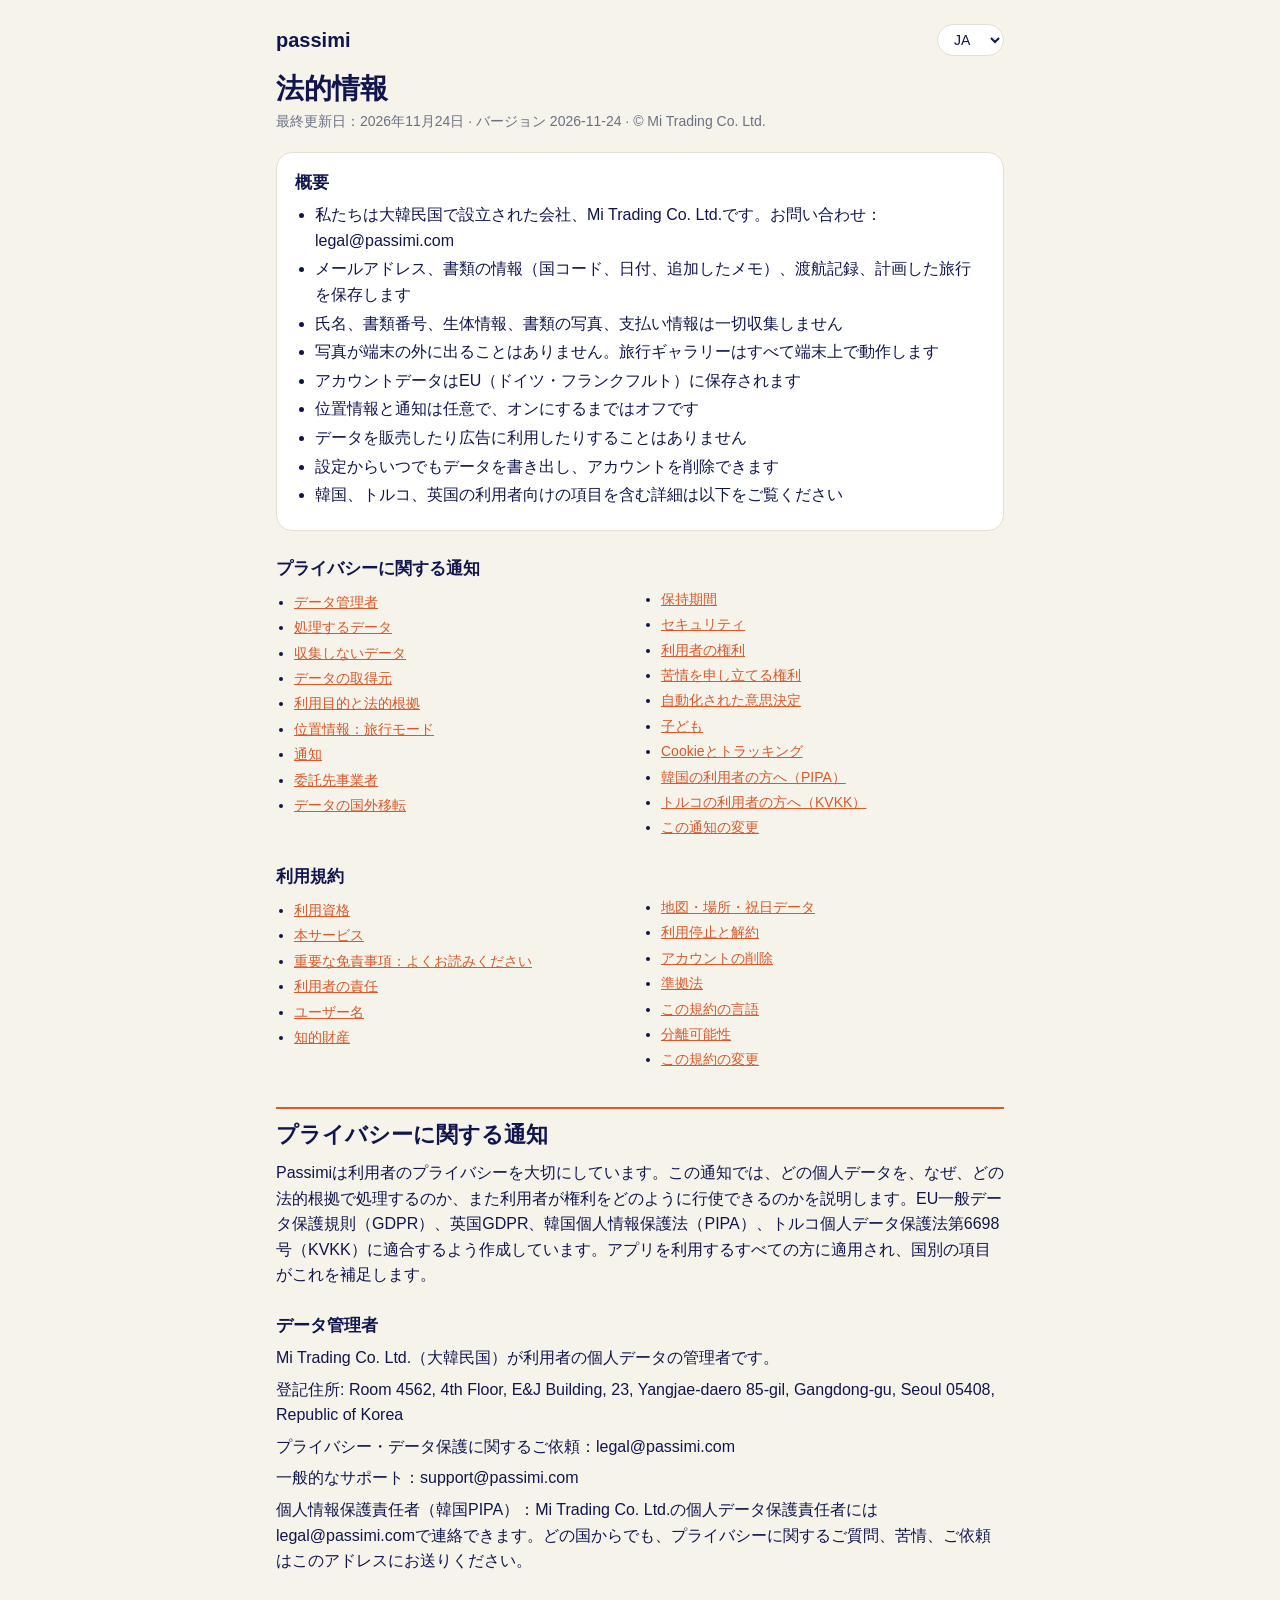
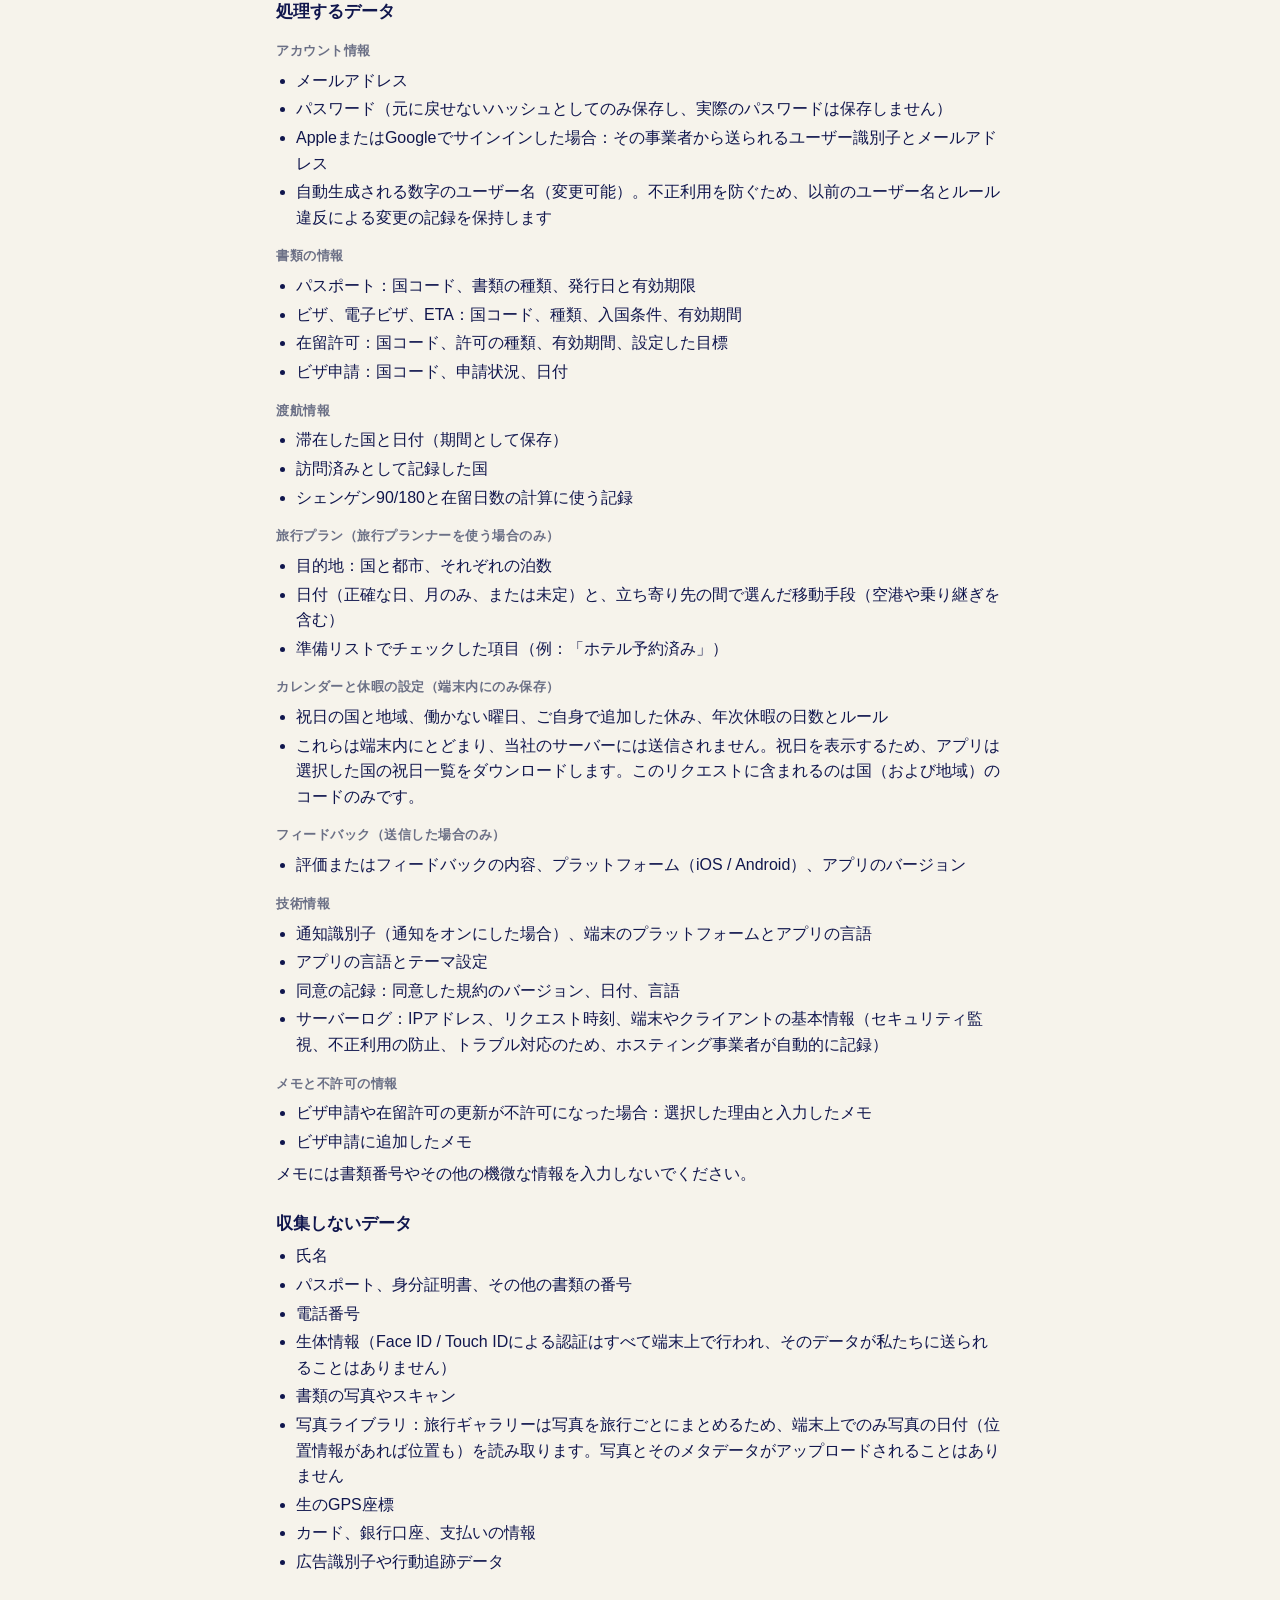
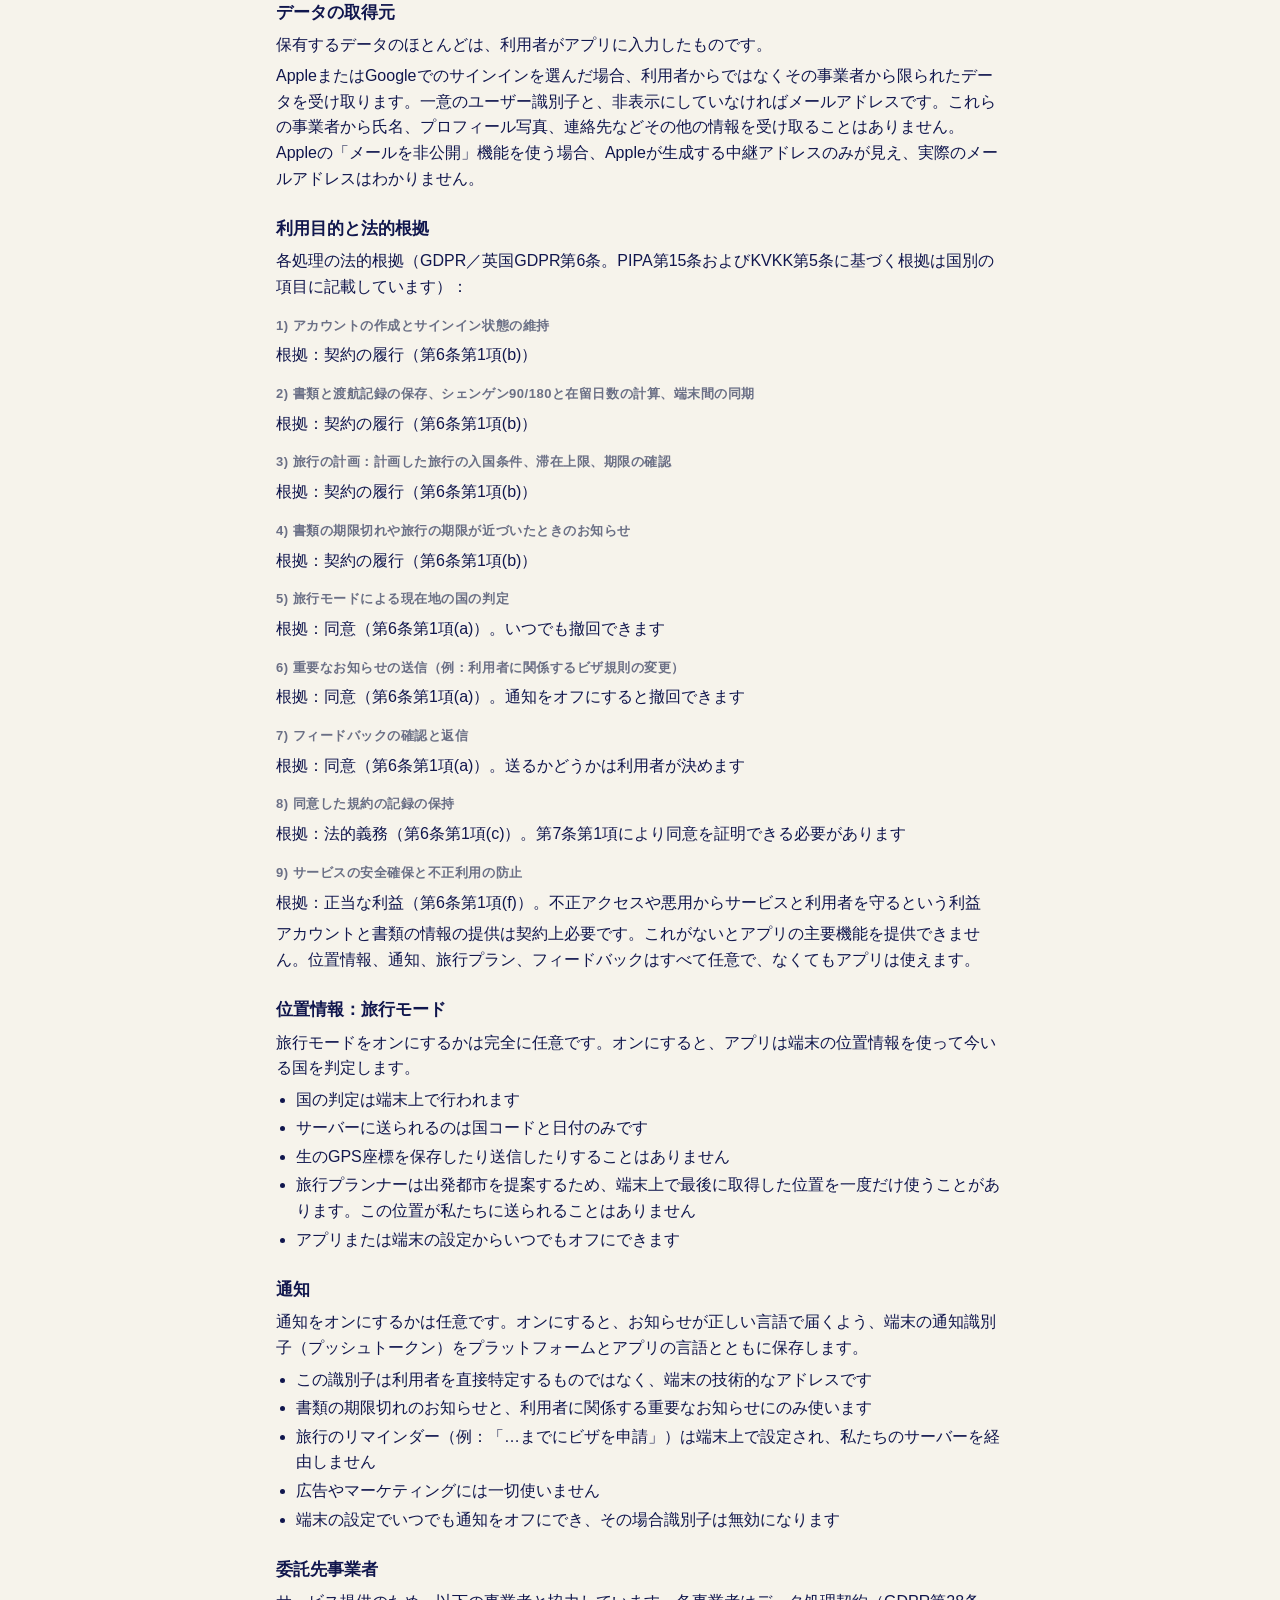
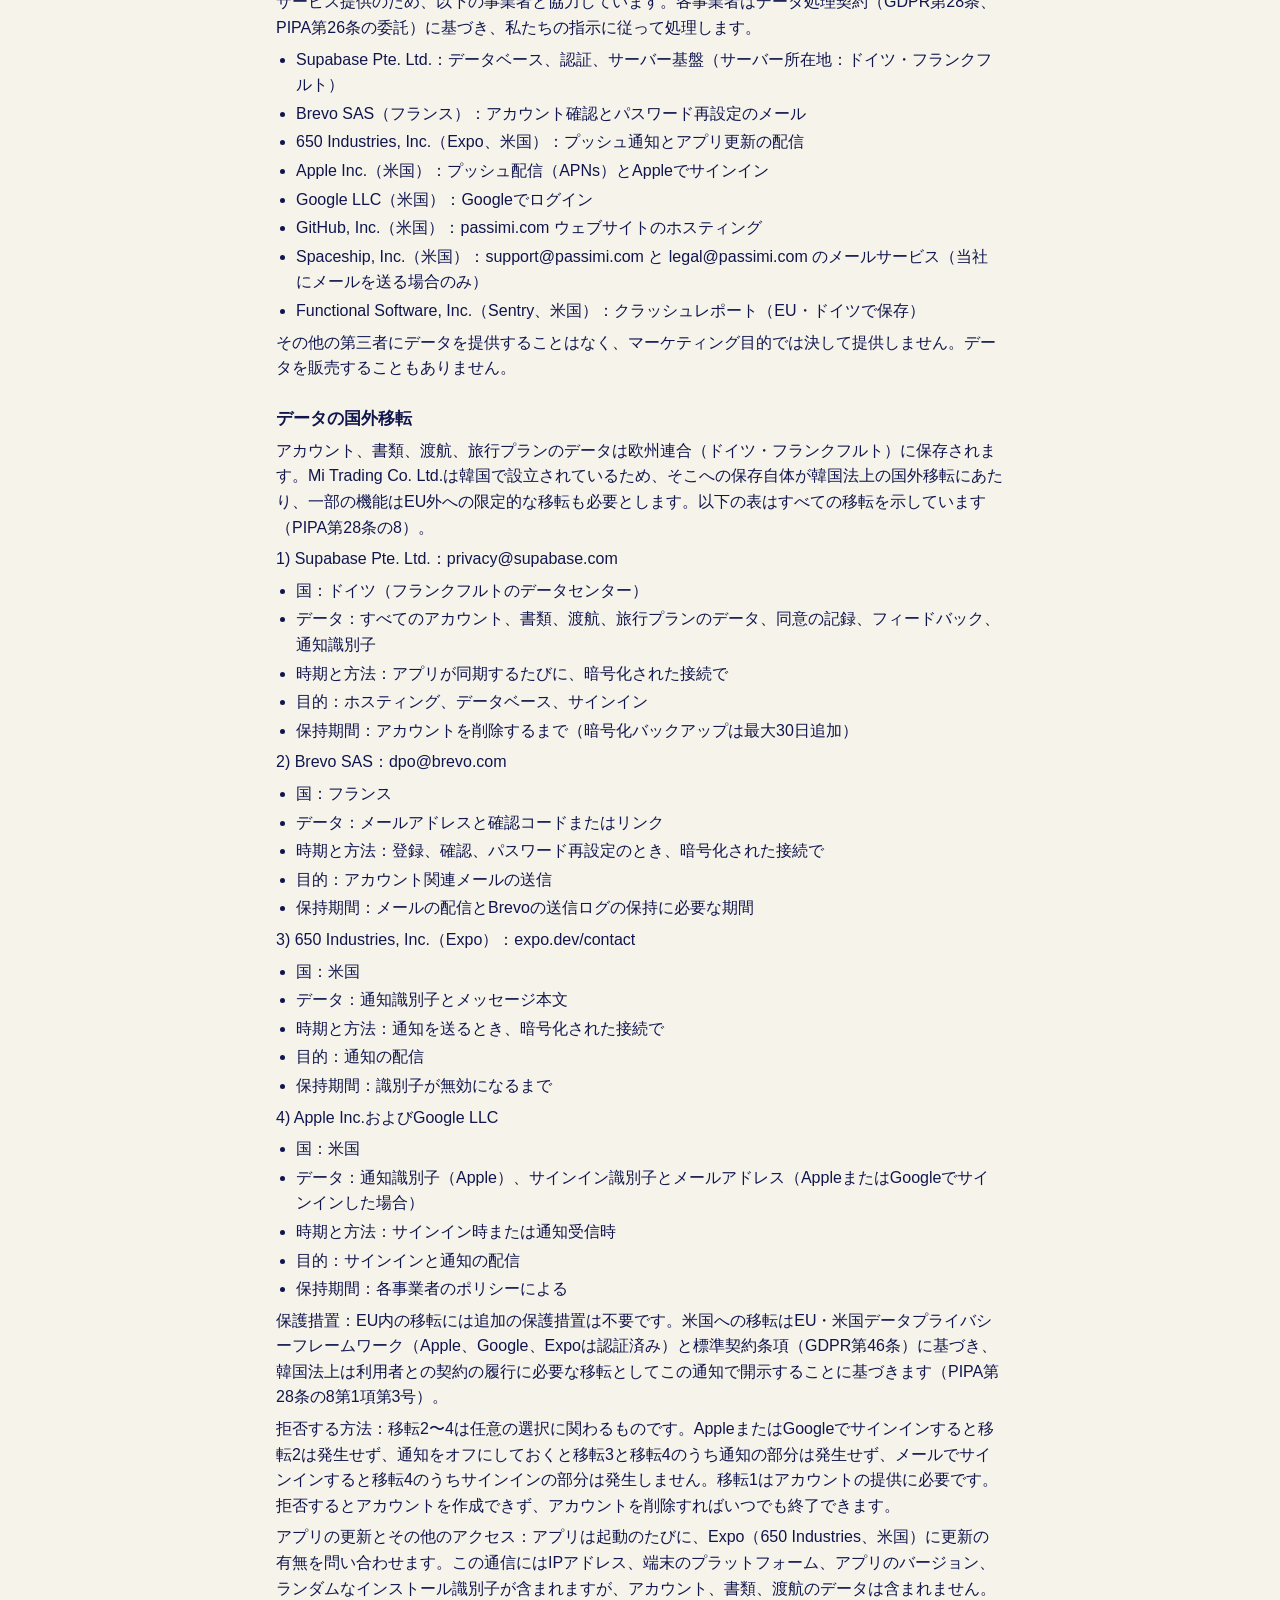
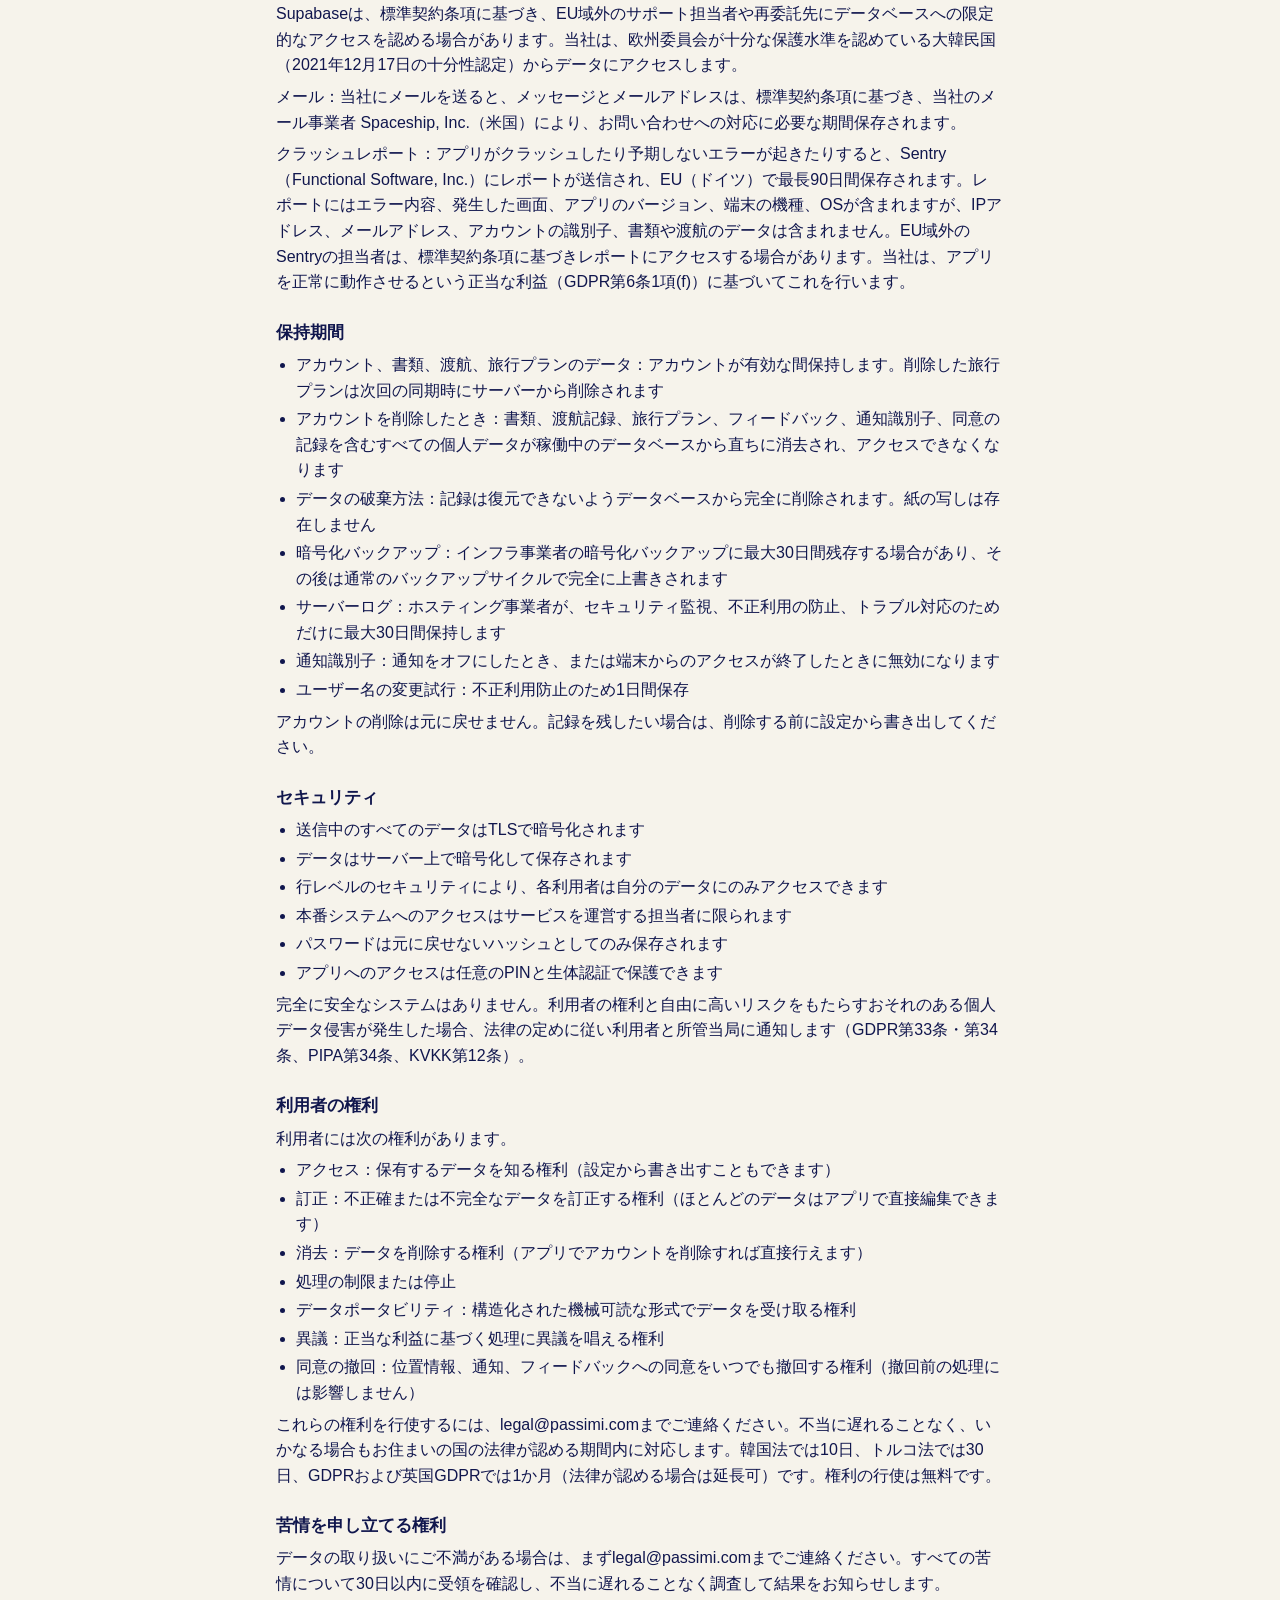
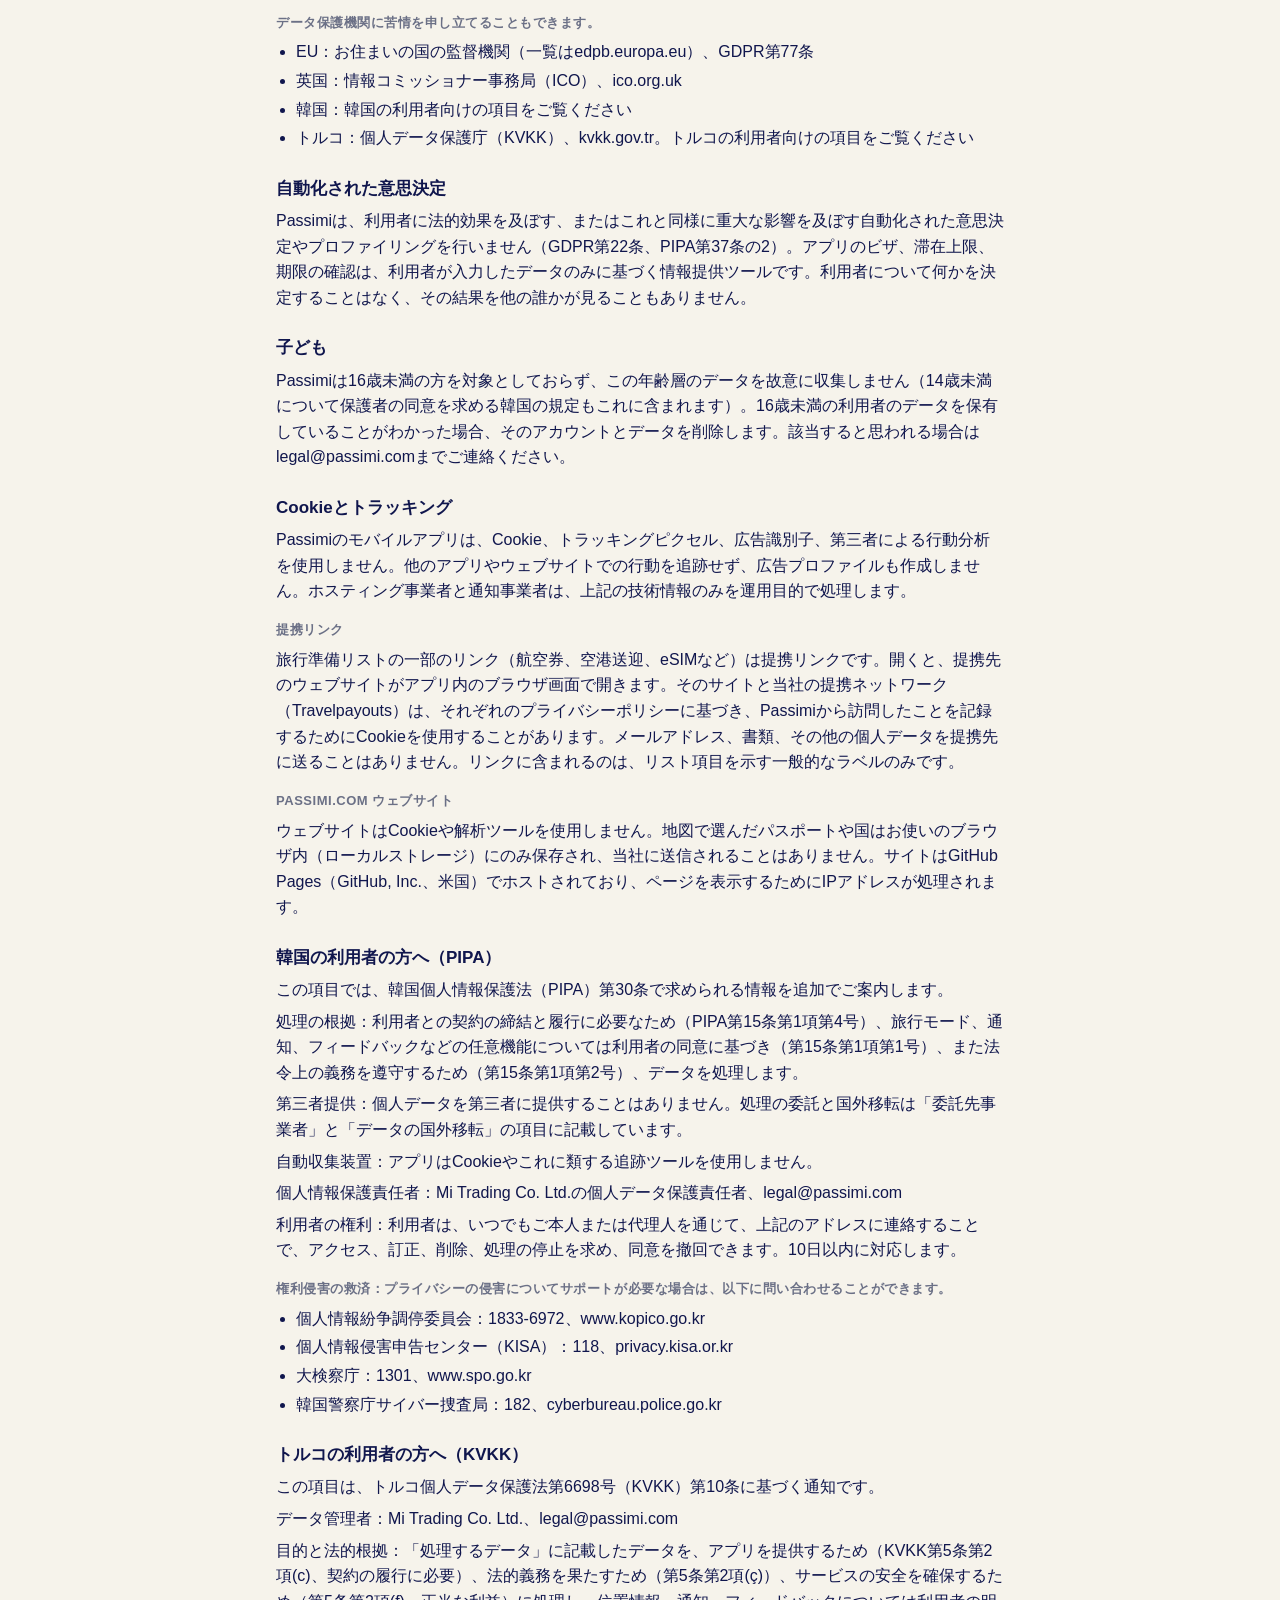
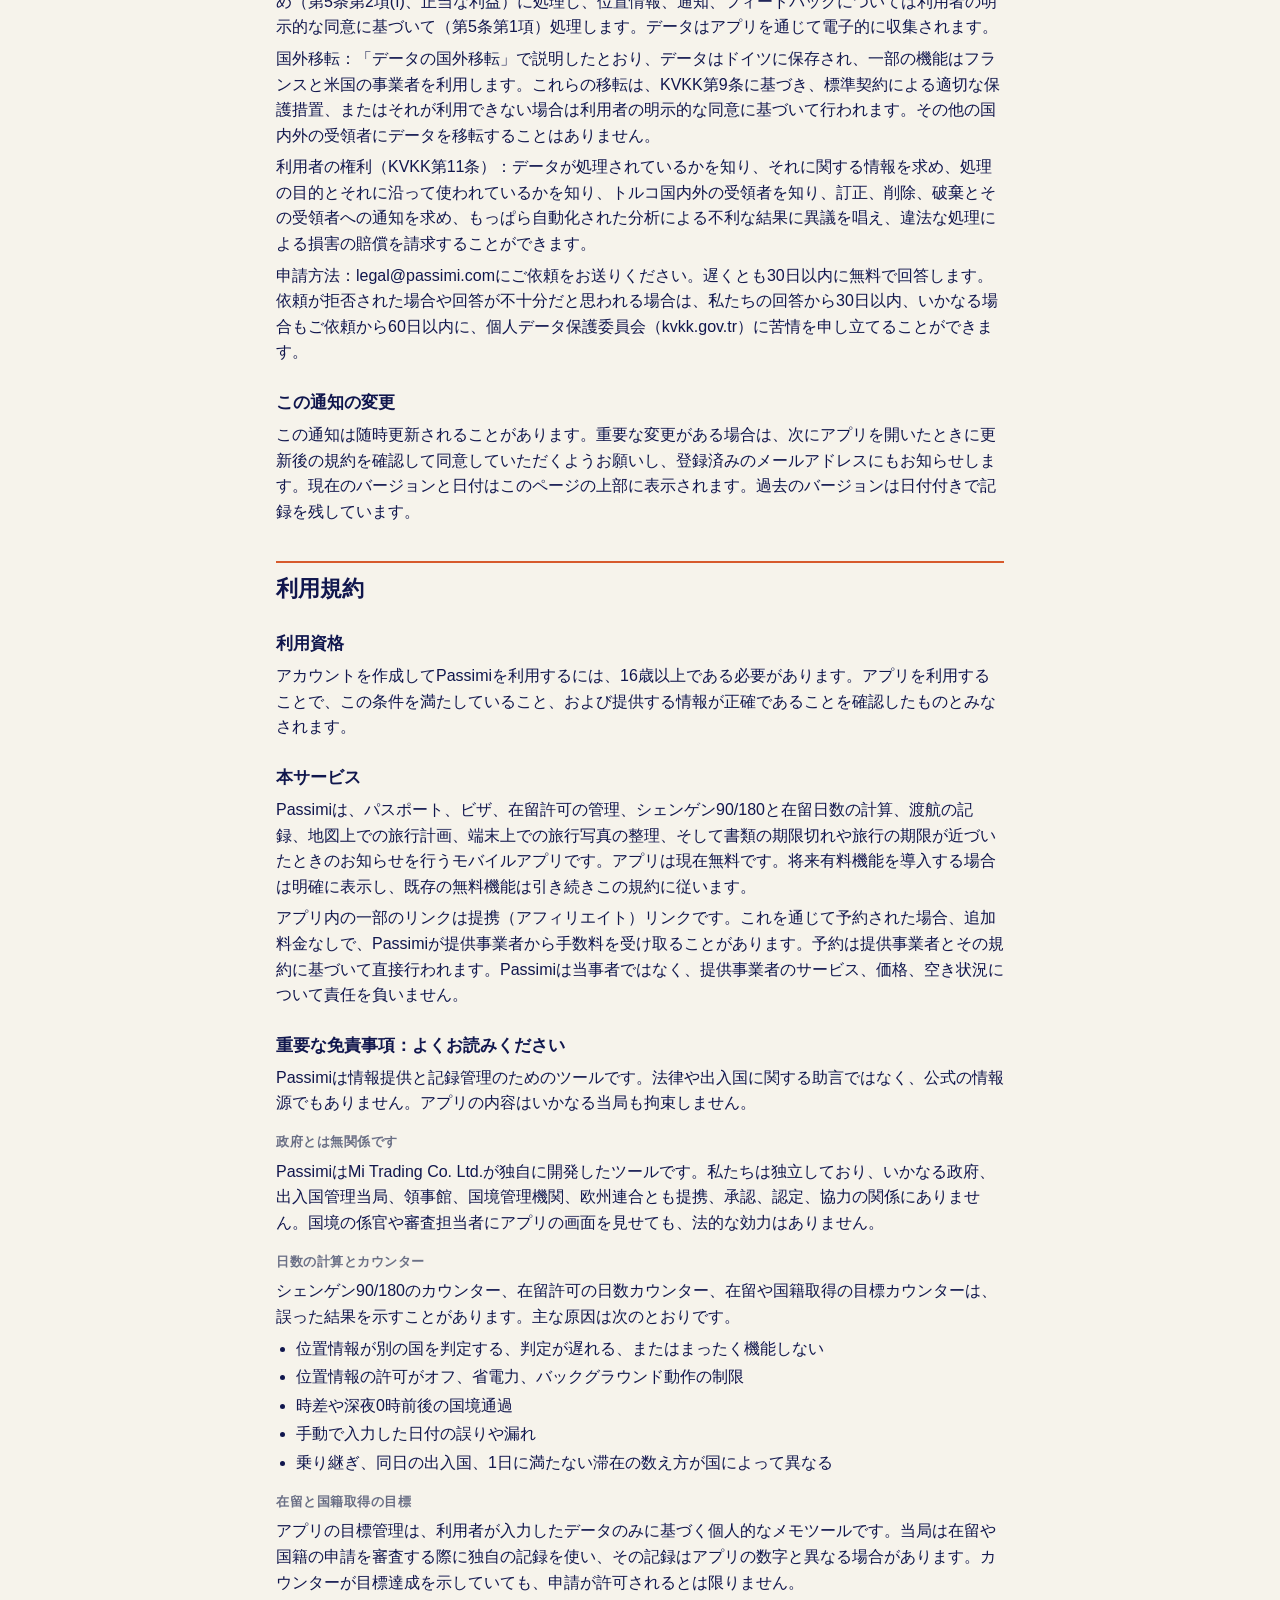
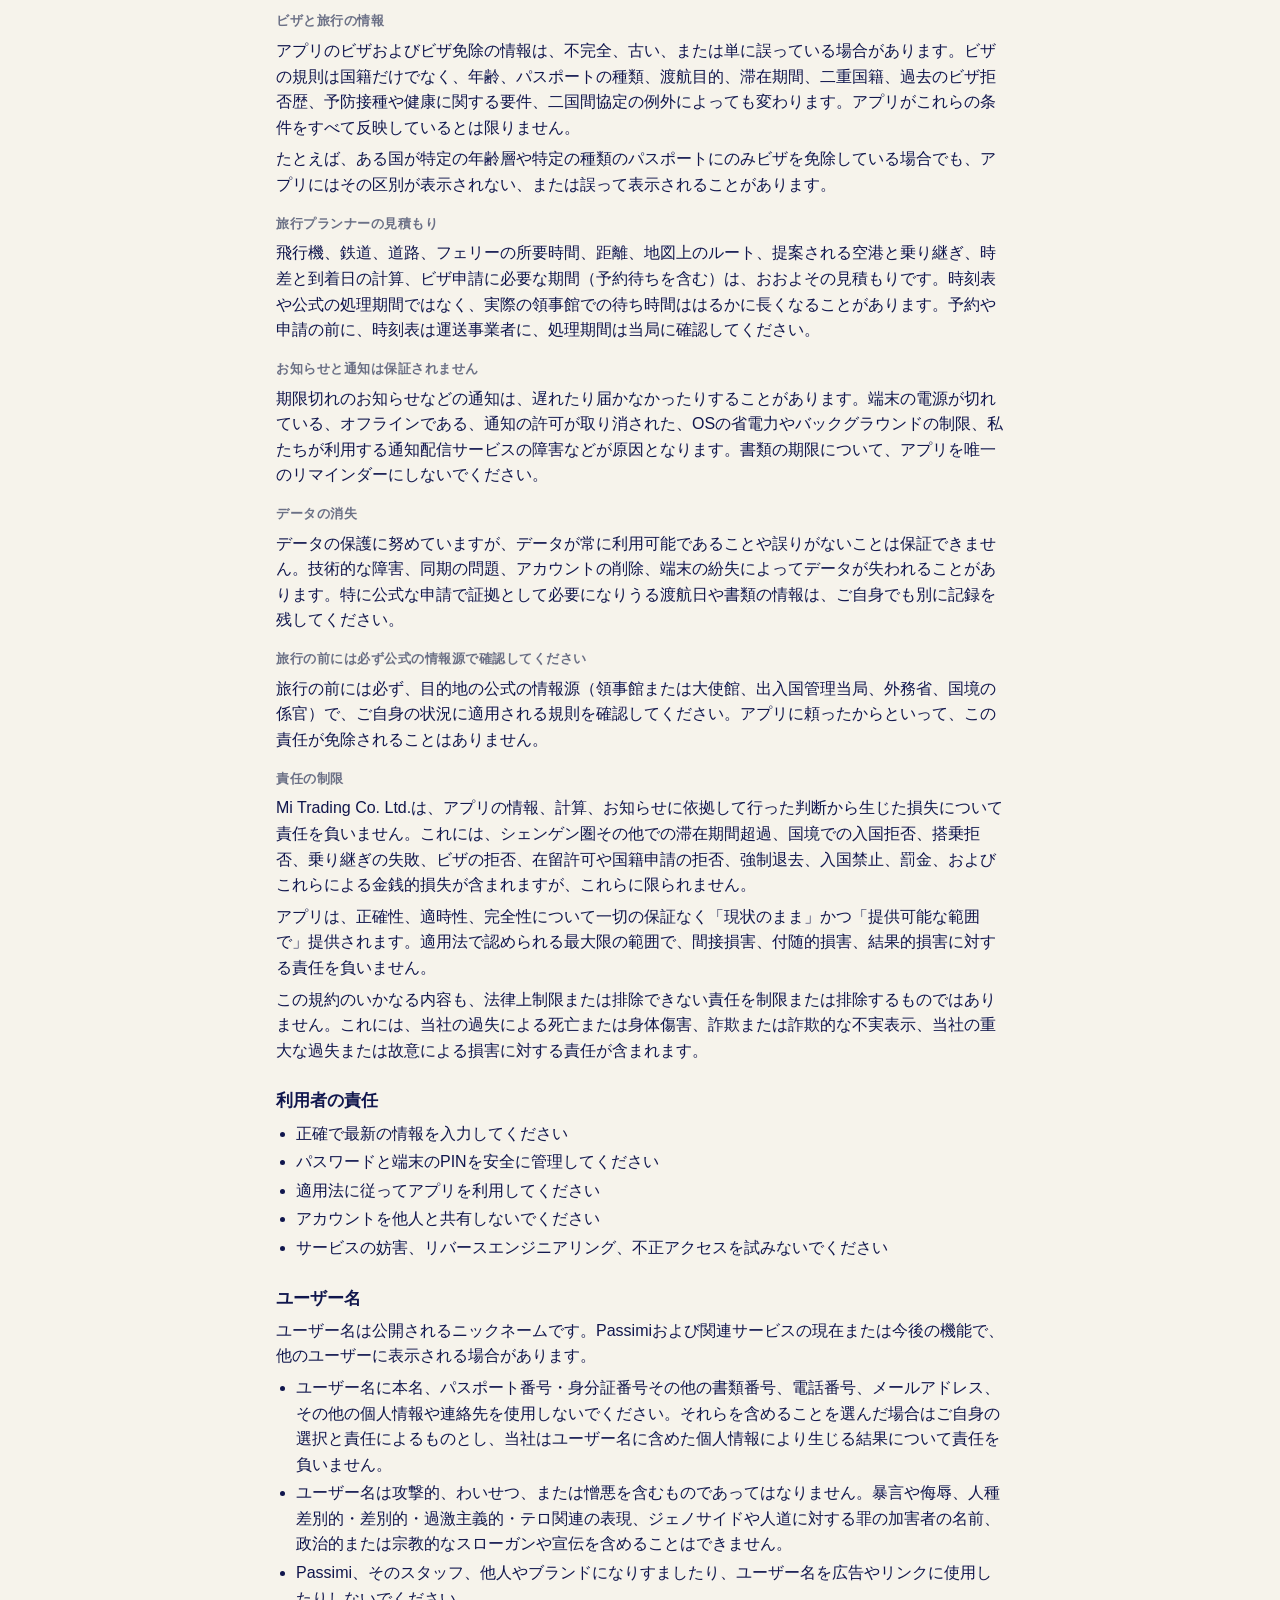
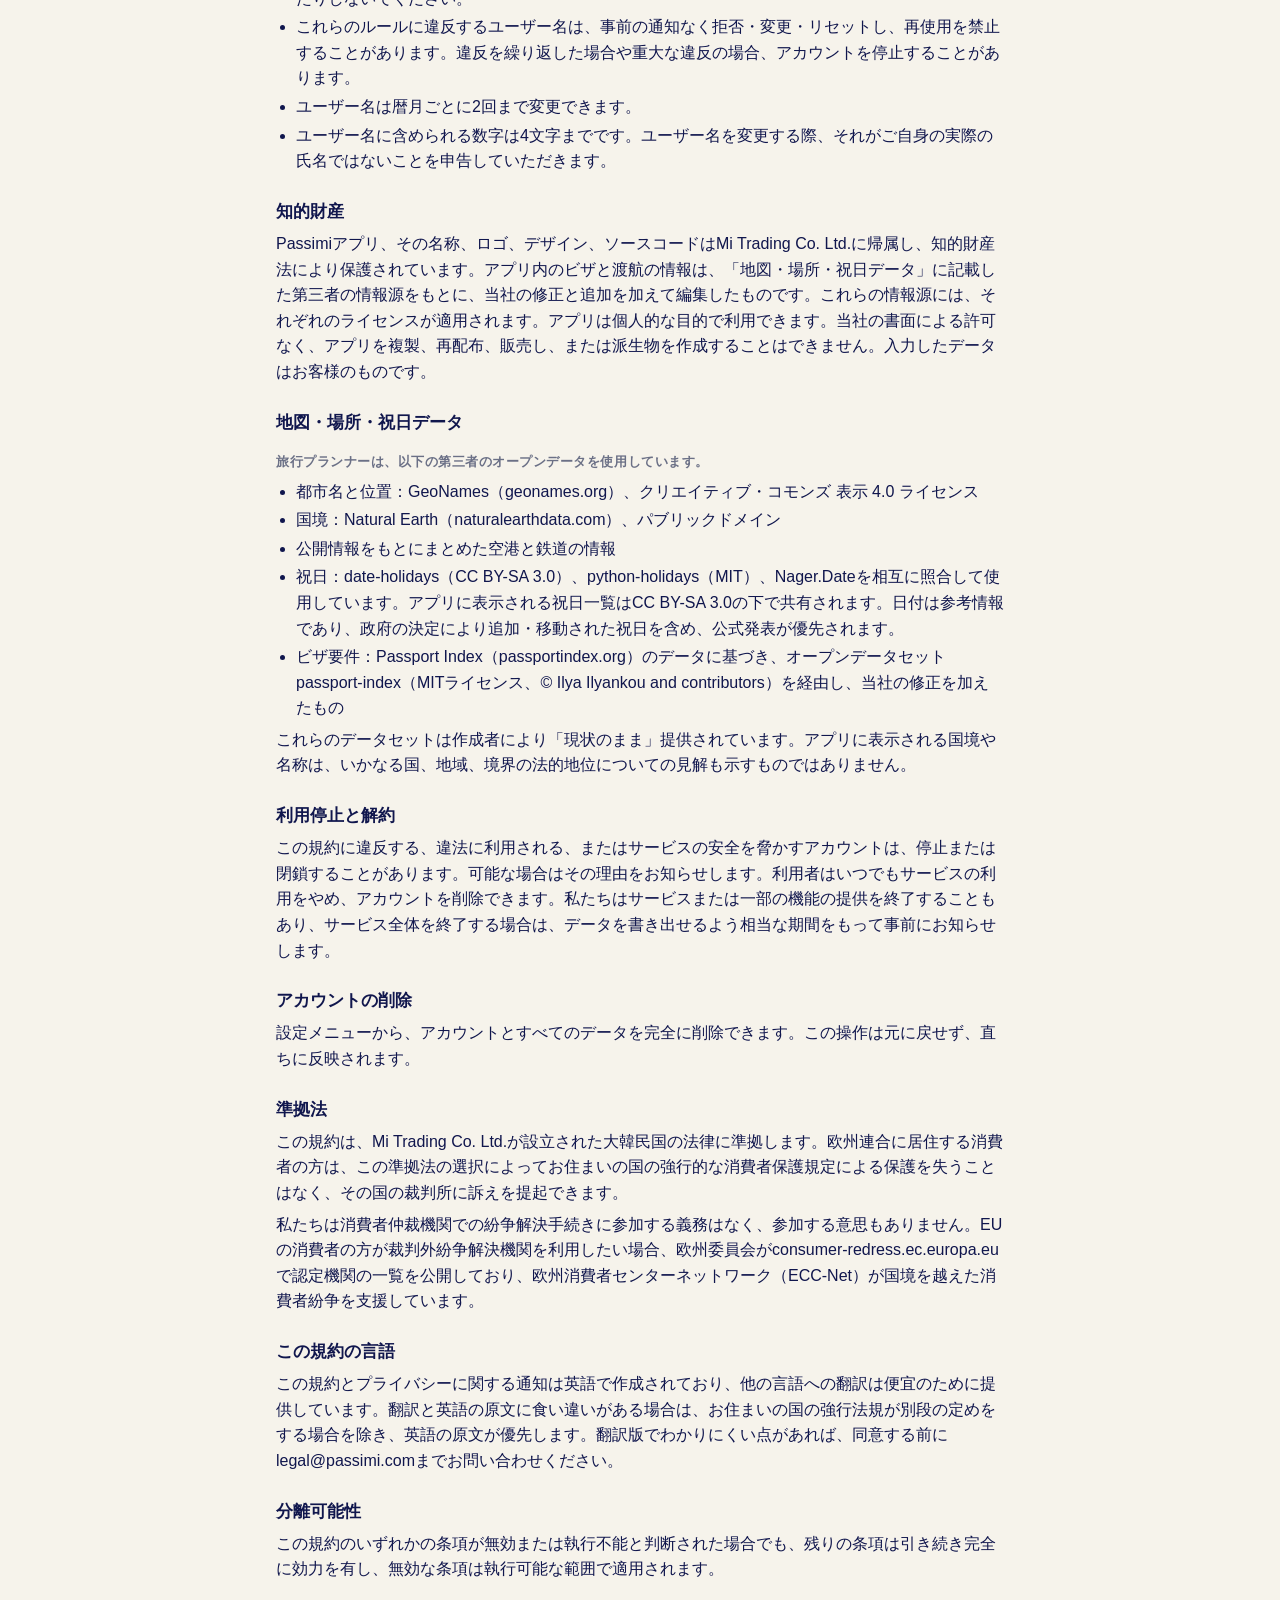
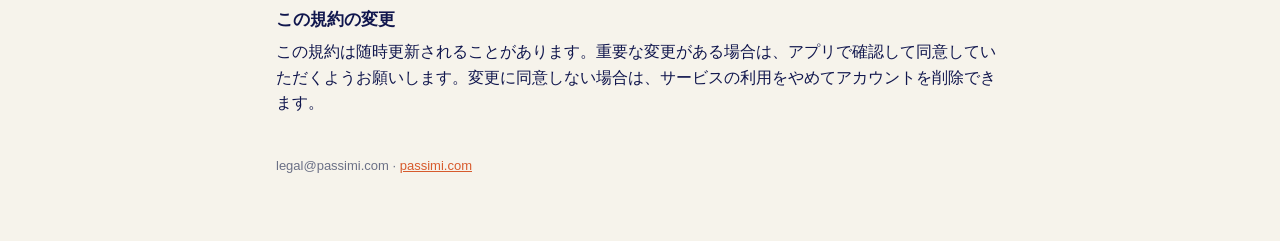
<file: legal/ja.html>
<!doctype html>
<html lang="ja">
<head>
<meta charset="utf-8">
<meta name="viewport" content="width=device-width, initial-scale=1">
<title>Passimi — 法的情報</title>
<meta name="description" content="プライバシーに関する通知 · 利用規約">
<link rel="canonical" href="https://passimi.com/legal/ja.html">
<link rel="icon" href="../favicon.svg" type="image/svg+xml">
<style>
:root{--bg:#F6F3EB;--surface:#FFFFFF;--ink:#10164D;--muted:#6B7086;--border:#E4DFD2;--orange:#D75A2C}
*{box-sizing:border-box}
body{margin:0;background:var(--bg);color:var(--ink);font:16px/1.6 -apple-system,BlinkMacSystemFont,"Segoe UI",Roboto,"Noto Sans",sans-serif;-webkit-font-smoothing:antialiased}
.wrap{max-width:760px;margin:0 auto;padding:24px 16px 64px}
header{display:flex;align-items:center;justify-content:space-between;gap:12px;margin-bottom:8px}
header a{color:var(--ink);font-weight:800;text-decoration:none;font-size:20px}
select{background:var(--surface);border:1px solid var(--border);border-radius:999px;padding:6px 12px;font:inherit;font-size:14px;color:var(--ink)}
h1{font-size:28px;line-height:1.2;margin:16px 0 4px}
.meta{color:var(--muted);font-size:14px;margin-bottom:20px}
.card{background:var(--surface);border:1px solid var(--border);border-radius:16px;padding:16px 18px;margin:16px 0}
h2{font-size:22px;margin:36px 0 8px;padding-top:8px;border-top:2px solid var(--orange)}
h3{font-size:17px;margin:24px 0 6px}
h4{font-size:13px;letter-spacing:.04em;margin:16px 0 4px;color:var(--muted)}
p{margin:6px 0}
ul{margin:6px 0;padding-inline-start:20px}
li{margin:3px 0}
nav ul{columns:2;column-gap:24px;font-size:14px;padding-inline-start:18px}
@media (max-width:560px){nav ul{columns:1}}
a{color:var(--orange)}
footer{margin-top:40px;color:var(--muted);font-size:13px}
</style>
</head>
<body><div class="wrap">
<header><a href="/">passimi</a><select aria-label="Language" onchange="location.href=this.value"><option value="ar.html">AR</option><option value="./">EN</option><option value="es.html">ES</option><option value="fr.html">FR</option><option value="ja.html" selected>JA</option><option value="ko.html">KO</option><option value="pt.html">PT</option><option value="ru.html">RU</option><option value="tr.html">TR</option><option value="uk.html">UK</option><option value="zh.html">ZH</option></select></header>
<h1>法的情報</h1>
<div class="meta">最終更新日：2026年11月24日 · バージョン 2026-11-24 · © Mi Trading Co. Ltd.</div>
<div class="card"><h3 style="margin-top:0">概要</h3><ul><li>私たちは大韓民国で設立された会社、Mi Trading Co. Ltd.です。お問い合わせ：legal@passimi.com</li><li>メールアドレス、書類の情報（国コード、日付、追加したメモ）、渡航記録、計画した旅行を保存します</li><li>氏名、書類番号、生体情報、書類の写真、支払い情報は一切収集しません</li><li>写真が端末の外に出ることはありません。旅行ギャラリーはすべて端末上で動作します</li><li>アカウントデータはEU（ドイツ・フランクフルト）に保存されます</li><li>位置情報と通知は任意で、オンにするまではオフです</li><li>データを販売したり広告に利用したりすることはありません</li><li>設定からいつでもデータを書き出し、アカウントを削除できます</li><li>韓国、トルコ、英国の利用者向けの項目を含む詳細は以下をご覧ください</li></ul></div>
<nav><h3>プライバシーに関する通知</h3><ul><li><a href="#controller">データ管理者</a></li><li><a href="#collected">処理するデータ</a></li><li><a href="#notCollected">収集しないデータ</a></li><li><a href="#source">データの取得元</a></li><li><a href="#purposes">利用目的と法的根拠</a></li><li><a href="#location">位置情報：旅行モード</a></li><li><a href="#notifications">通知</a></li><li><a href="#processors">委託先事業者</a></li><li><a href="#transfer">データの国外移転</a></li><li><a href="#retention">保持期間</a></li><li><a href="#security">セキュリティ</a></li><li><a href="#rights">利用者の権利</a></li><li><a href="#complaint">苦情を申し立てる権利</a></li><li><a href="#automated">自動化された意思決定</a></li><li><a href="#children">子ども</a></li><li><a href="#cookies">Cookieとトラッキング</a></li><li><a href="#korea">韓国の利用者の方へ（PIPA）</a></li><li><a href="#turkey">トルコの利用者の方へ（KVKK）</a></li><li><a href="#changes">この通知の変更</a></li></ul><h3>利用規約</h3><ul><li><a href="#eligibility">利用資格</a></li><li><a href="#service">本サービス</a></li><li><a href="#disclaimer">重要な免責事項：よくお読みください</a></li><li><a href="#obligations">利用者の責任</a></li><li><a href="#usernames">ユーザー名</a></li><li><a href="#ip">知的財産</a></li><li><a href="#dataSources">地図・場所・祝日データ</a></li><li><a href="#suspension">利用停止と解約</a></li><li><a href="#deletion">アカウントの削除</a></li><li><a href="#governingLaw">準拠法</a></li><li><a href="#language">この規約の言語</a></li><li><a href="#severability">分離可能性</a></li><li><a href="#termsChanges">この規約の変更</a></li></ul></nav>
<h2 id="privacy">プライバシーに関する通知</h2><p>Passimiは利用者のプライバシーを大切にしています。この通知では、どの個人データを、なぜ、どの法的根拠で処理するのか、また利用者が権利をどのように行使できるのかを説明します。EU一般データ保護規則（GDPR）、英国GDPR、韓国個人情報保護法（PIPA）、トルコ個人データ保護法第6698号（KVKK）に適合するよう作成しています。アプリを利用するすべての方に適用され、国別の項目がこれを補足します。</p><section id="controller"><h3>データ管理者</h3><p>Mi Trading Co. Ltd.（大韓民国）が利用者の個人データの管理者です。</p><p>登記住所: Room 4562, 4th Floor, E&amp;J Building, 23, Yangjae-daero 85-gil, Gangdong-gu, Seoul 05408, Republic of Korea</p><p>プライバシー・データ保護に関するご依頼：legal@passimi.com</p><p>一般的なサポート：support@passimi.com</p><p>個人情報保護責任者（韓国PIPA）：Mi Trading Co. Ltd.の個人データ保護責任者にはlegal@passimi.comで連絡できます。どの国からでも、プライバシーに関するご質問、苦情、ご依頼はこのアドレスにお送りください。</p></section><section id="collected"><h3>処理するデータ</h3><h4>アカウント情報</h4><ul><li>メールアドレス</li><li>パスワード（元に戻せないハッシュとしてのみ保存し、実際のパスワードは保存しません）</li><li>AppleまたはGoogleでサインインした場合：その事業者から送られるユーザー識別子とメールアドレス</li><li>自動生成される数字のユーザー名（変更可能）。不正利用を防ぐため、以前のユーザー名とルール違反による変更の記録を保持します</li></ul><h4>書類の情報</h4><ul><li>パスポート：国コード、書類の種類、発行日と有効期限</li><li>ビザ、電子ビザ、ETA：国コード、種類、入国条件、有効期間</li><li>在留許可：国コード、許可の種類、有効期間、設定した目標</li><li>ビザ申請：国コード、申請状況、日付</li></ul><h4>渡航情報</h4><ul><li>滞在した国と日付（期間として保存）</li><li>訪問済みとして記録した国</li><li>シェンゲン90/180と在留日数の計算に使う記録</li></ul><h4>旅行プラン（旅行プランナーを使う場合のみ）</h4><ul><li>目的地：国と都市、それぞれの泊数</li><li>日付（正確な日、月のみ、または未定）と、立ち寄り先の間で選んだ移動手段（空港や乗り継ぎを含む）</li><li>準備リストでチェックした項目（例：「ホテル予約済み」）</li></ul><h4>カレンダーと休暇の設定（端末内にのみ保存）</h4><ul><li>祝日の国と地域、働かない曜日、ご自身で追加した休み、年次休暇の日数とルール</li><li>これらは端末内にとどまり、当社のサーバーには送信されません。祝日を表示するため、アプリは選択した国の祝日一覧をダウンロードします。このリクエストに含まれるのは国（および地域）のコードのみです。</li></ul><h4>フィードバック（送信した場合のみ）</h4><ul><li>評価またはフィードバックの内容、プラットフォーム（iOS / Android）、アプリのバージョン</li></ul><h4>技術情報</h4><ul><li>通知識別子（通知をオンにした場合）、端末のプラットフォームとアプリの言語</li><li>アプリの言語とテーマ設定</li><li>同意の記録：同意した規約のバージョン、日付、言語</li><li>サーバーログ：IPアドレス、リクエスト時刻、端末やクライアントの基本情報（セキュリティ監視、不正利用の防止、トラブル対応のため、ホスティング事業者が自動的に記録）</li></ul><h4>メモと不許可の情報</h4><ul><li>ビザ申請や在留許可の更新が不許可になった場合：選択した理由と入力したメモ</li><li>ビザ申請に追加したメモ</li></ul><p>メモには書類番号やその他の機微な情報を入力しないでください。</p></section><section id="notCollected"><h3>収集しないデータ</h3><ul><li>氏名</li><li>パスポート、身分証明書、その他の書類の番号</li><li>電話番号</li><li>生体情報（Face ID / Touch IDによる認証はすべて端末上で行われ、そのデータが私たちに送られることはありません）</li><li>書類の写真やスキャン</li><li>写真ライブラリ：旅行ギャラリーは写真を旅行ごとにまとめるため、端末上でのみ写真の日付（位置情報があれば位置も）を読み取ります。写真とそのメタデータがアップロードされることはありません</li><li>生のGPS座標</li><li>カード、銀行口座、支払いの情報</li><li>広告識別子や行動追跡データ</li></ul></section><section id="source"><h3>データの取得元</h3><p>保有するデータのほとんどは、利用者がアプリに入力したものです。</p><p>AppleまたはGoogleでのサインインを選んだ場合、利用者からではなくその事業者から限られたデータを受け取ります。一意のユーザー識別子と、非表示にしていなければメールアドレスです。これらの事業者から氏名、プロフィール写真、連絡先などその他の情報を受け取ることはありません。Appleの「メールを非公開」機能を使う場合、Appleが生成する中継アドレスのみが見え、実際のメールアドレスはわかりません。</p></section><section id="purposes"><h3>利用目的と法的根拠</h3><p>各処理の法的根拠（GDPR／英国GDPR第6条。PIPA第15条およびKVKK第5条に基づく根拠は国別の項目に記載しています）：</p><h4>1) アカウントの作成とサインイン状態の維持</h4><p>根拠：契約の履行（第6条第1項(b)）</p><h4>2) 書類と渡航記録の保存、シェンゲン90/180と在留日数の計算、端末間の同期</h4><p>根拠：契約の履行（第6条第1項(b)）</p><h4>3) 旅行の計画：計画した旅行の入国条件、滞在上限、期限の確認</h4><p>根拠：契約の履行（第6条第1項(b)）</p><h4>4) 書類の期限切れや旅行の期限が近づいたときのお知らせ</h4><p>根拠：契約の履行（第6条第1項(b)）</p><h4>5) 旅行モードによる現在地の国の判定</h4><p>根拠：同意（第6条第1項(a)）。いつでも撤回できます</p><h4>6) 重要なお知らせの送信（例：利用者に関係するビザ規則の変更）</h4><p>根拠：同意（第6条第1項(a)）。通知をオフにすると撤回できます</p><h4>7) フィードバックの確認と返信</h4><p>根拠：同意（第6条第1項(a)）。送るかどうかは利用者が決めます</p><h4>8) 同意した規約の記録の保持</h4><p>根拠：法的義務（第6条第1項(c)）。第7条第1項により同意を証明できる必要があります</p><h4>9) サービスの安全確保と不正利用の防止</h4><p>根拠：正当な利益（第6条第1項(f)）。不正アクセスや悪用からサービスと利用者を守るという利益</p><p>アカウントと書類の情報の提供は契約上必要です。これがないとアプリの主要機能を提供できません。位置情報、通知、旅行プラン、フィードバックはすべて任意で、なくてもアプリは使えます。</p></section><section id="location"><h3>位置情報：旅行モード</h3><p>旅行モードをオンにするかは完全に任意です。オンにすると、アプリは端末の位置情報を使って今いる国を判定します。</p><ul><li>国の判定は端末上で行われます</li><li>サーバーに送られるのは国コードと日付のみです</li><li>生のGPS座標を保存したり送信したりすることはありません</li><li>旅行プランナーは出発都市を提案するため、端末上で最後に取得した位置を一度だけ使うことがあります。この位置が私たちに送られることはありません</li><li>アプリまたは端末の設定からいつでもオフにできます</li></ul></section><section id="notifications"><h3>通知</h3><p>通知をオンにするかは任意です。オンにすると、お知らせが正しい言語で届くよう、端末の通知識別子（プッシュトークン）をプラットフォームとアプリの言語とともに保存します。</p><ul><li>この識別子は利用者を直接特定するものではなく、端末の技術的なアドレスです</li><li>書類の期限切れのお知らせと、利用者に関係する重要なお知らせにのみ使います</li><li>旅行のリマインダー（例：「…までにビザを申請」）は端末上で設定され、私たちのサーバーを経由しません</li><li>広告やマーケティングには一切使いません</li><li>端末の設定でいつでも通知をオフにでき、その場合識別子は無効になります</li></ul></section><section id="processors"><h3>委託先事業者</h3><p>サービス提供のため、以下の事業者と協力しています。各事業者はデータ処理契約（GDPR第28条、PIPA第26条の委託）に基づき、私たちの指示に従って処理します。</p><ul><li>Supabase Pte. Ltd.：データベース、認証、サーバー基盤（サーバー所在地：ドイツ・フランクフルト）</li><li>Brevo SAS（フランス）：アカウント確認とパスワード再設定のメール</li><li>650 Industries, Inc.（Expo、米国）：プッシュ通知とアプリ更新の配信</li><li>Apple Inc.（米国）：プッシュ配信（APNs）とAppleでサインイン</li><li>Google LLC（米国）：Googleでログイン</li><li>GitHub, Inc.（米国）：passimi.com ウェブサイトのホスティング</li><li>Spaceship, Inc.（米国）：support@passimi.com と legal@passimi.com のメールサービス（当社にメールを送る場合のみ）</li><li>Functional Software, Inc.（Sentry、米国）：クラッシュレポート（EU・ドイツで保存）</li></ul><p>その他の第三者にデータを提供することはなく、マーケティング目的では決して提供しません。データを販売することもありません。</p></section><section id="transfer"><h3>データの国外移転</h3><p>アカウント、書類、渡航、旅行プランのデータは欧州連合（ドイツ・フランクフルト）に保存されます。Mi Trading Co. Ltd.は韓国で設立されているため、そこへの保存自体が韓国法上の国外移転にあたり、一部の機能はEU外への限定的な移転も必要とします。以下の表はすべての移転を示しています（PIPA第28条の8）。</p><p>1) Supabase Pte. Ltd.：privacy@supabase.com</p><ul><li>国：ドイツ（フランクフルトのデータセンター）</li><li>データ：すべてのアカウント、書類、渡航、旅行プランのデータ、同意の記録、フィードバック、通知識別子</li><li>時期と方法：アプリが同期するたびに、暗号化された接続で</li><li>目的：ホスティング、データベース、サインイン</li><li>保持期間：アカウントを削除するまで（暗号化バックアップは最大30日追加）</li></ul><p>2) Brevo SAS：dpo@brevo.com</p><ul><li>国：フランス</li><li>データ：メールアドレスと確認コードまたはリンク</li><li>時期と方法：登録、確認、パスワード再設定のとき、暗号化された接続で</li><li>目的：アカウント関連メールの送信</li><li>保持期間：メールの配信とBrevoの送信ログの保持に必要な期間</li></ul><p>3) 650 Industries, Inc.（Expo）：expo.dev/contact</p><ul><li>国：米国</li><li>データ：通知識別子とメッセージ本文</li><li>時期と方法：通知を送るとき、暗号化された接続で</li><li>目的：通知の配信</li><li>保持期間：識別子が無効になるまで</li></ul><p>4) Apple Inc.およびGoogle LLC</p><ul><li>国：米国</li><li>データ：通知識別子（Apple）、サインイン識別子とメールアドレス（AppleまたはGoogleでサインインした場合）</li><li>時期と方法：サインイン時または通知受信時</li><li>目的：サインインと通知の配信</li><li>保持期間：各事業者のポリシーによる</li></ul><p>保護措置：EU内の移転には追加の保護措置は不要です。米国への移転はEU・米国データプライバシーフレームワーク（Apple、Google、Expoは認証済み）と標準契約条項（GDPR第46条）に基づき、韓国法上は利用者との契約の履行に必要な移転としてこの通知で開示することに基づきます（PIPA第28条の8第1項第3号）。</p><p>拒否する方法：移転2〜4は任意の選択に関わるものです。AppleまたはGoogleでサインインすると移転2は発生せず、通知をオフにしておくと移転3と移転4のうち通知の部分は発生せず、メールでサインインすると移転4のうちサインインの部分は発生しません。移転1はアカウントの提供に必要です。拒否するとアカウントを作成できず、アカウントを削除すればいつでも終了できます。</p><p>アプリの更新とその他のアクセス：アプリは起動のたびに、Expo（650 Industries、米国）に更新の有無を問い合わせます。この通信にはIPアドレス、端末のプラットフォーム、アプリのバージョン、ランダムなインストール識別子が含まれますが、アカウント、書類、渡航のデータは含まれません。Supabaseは、標準契約条項に基づき、EU域外のサポート担当者や再委託先にデータベースへの限定的なアクセスを認める場合があります。当社は、欧州委員会が十分な保護水準を認めている大韓民国（2021年12月17日の十分性認定）からデータにアクセスします。</p><p>メール：当社にメールを送ると、メッセージとメールアドレスは、標準契約条項に基づき、当社のメール事業者 Spaceship, Inc.（米国）により、お問い合わせへの対応に必要な期間保存されます。</p><p>クラッシュレポート：アプリがクラッシュしたり予期しないエラーが起きたりすると、Sentry（Functional Software, Inc.）にレポートが送信され、EU（ドイツ）で最長90日間保存されます。レポートにはエラー内容、発生した画面、アプリのバージョン、端末の機種、OSが含まれますが、IPアドレス、メールアドレス、アカウントの識別子、書類や渡航のデータは含まれません。EU域外のSentryの担当者は、標準契約条項に基づきレポートにアクセスする場合があります。当社は、アプリを正常に動作させるという正当な利益（GDPR第6条1項(f)）に基づいてこれを行います。</p></section><section id="retention"><h3>保持期間</h3><ul><li>アカウント、書類、渡航、旅行プランのデータ：アカウントが有効な間保持します。削除した旅行プランは次回の同期時にサーバーから削除されます</li><li>アカウントを削除したとき：書類、渡航記録、旅行プラン、フィードバック、通知識別子、同意の記録を含むすべての個人データが稼働中のデータベースから直ちに消去され、アクセスできなくなります</li><li>データの破棄方法：記録は復元できないようデータベースから完全に削除されます。紙の写しは存在しません</li><li>暗号化バックアップ：インフラ事業者の暗号化バックアップに最大30日間残存する場合があり、その後は通常のバックアップサイクルで完全に上書きされます</li><li>サーバーログ：ホスティング事業者が、セキュリティ監視、不正利用の防止、トラブル対応のためだけに最大30日間保持します</li><li>通知識別子：通知をオフにしたとき、または端末からのアクセスが終了したときに無効になります</li><li>ユーザー名の変更試行：不正利用防止のため1日間保存</li></ul><p>アカウントの削除は元に戻せません。記録を残したい場合は、削除する前に設定から書き出してください。</p></section><section id="security"><h3>セキュリティ</h3><ul><li>送信中のすべてのデータはTLSで暗号化されます</li><li>データはサーバー上で暗号化して保存されます</li><li>行レベルのセキュリティにより、各利用者は自分のデータにのみアクセスできます</li><li>本番システムへのアクセスはサービスを運営する担当者に限られます</li><li>パスワードは元に戻せないハッシュとしてのみ保存されます</li><li>アプリへのアクセスは任意のPINと生体認証で保護できます</li></ul><p>完全に安全なシステムはありません。利用者の権利と自由に高いリスクをもたらすおそれのある個人データ侵害が発生した場合、法律の定めに従い利用者と所管当局に通知します（GDPR第33条・第34条、PIPA第34条、KVKK第12条）。</p></section><section id="rights"><h3>利用者の権利</h3><p>利用者には次の権利があります。</p><ul><li>アクセス：保有するデータを知る権利（設定から書き出すこともできます）</li><li>訂正：不正確または不完全なデータを訂正する権利（ほとんどのデータはアプリで直接編集できます）</li><li>消去：データを削除する権利（アプリでアカウントを削除すれば直接行えます）</li><li>処理の制限または停止</li><li>データポータビリティ：構造化された機械可読な形式でデータを受け取る権利</li><li>異議：正当な利益に基づく処理に異議を唱える権利</li><li>同意の撤回：位置情報、通知、フィードバックへの同意をいつでも撤回する権利（撤回前の処理には影響しません）</li></ul><p>これらの権利を行使するには、legal@passimi.comまでご連絡ください。不当に遅れることなく、いかなる場合もお住まいの国の法律が認める期間内に対応します。韓国法では10日、トルコ法では30日、GDPRおよび英国GDPRでは1か月（法律が認める場合は延長可）です。権利の行使は無料です。</p></section><section id="complaint"><h3>苦情を申し立てる権利</h3><p>データの取り扱いにご不満がある場合は、まずlegal@passimi.comまでご連絡ください。すべての苦情について30日以内に受領を確認し、不当に遅れることなく調査して結果をお知らせします。</p><h4>データ保護機関に苦情を申し立てることもできます。</h4><ul><li>EU：お住まいの国の監督機関（一覧はedpb.europa.eu）、GDPR第77条</li><li>英国：情報コミッショナー事務局（ICO）、ico.org.uk</li><li>韓国：韓国の利用者向けの項目をご覧ください</li><li>トルコ：個人データ保護庁（KVKK）、kvkk.gov.tr。トルコの利用者向けの項目をご覧ください</li></ul></section><section id="automated"><h3>自動化された意思決定</h3><p>Passimiは、利用者に法的効果を及ぼす、またはこれと同様に重大な影響を及ぼす自動化された意思決定やプロファイリングを行いません（GDPR第22条、PIPA第37条の2）。アプリのビザ、滞在上限、期限の確認は、利用者が入力したデータのみに基づく情報提供ツールです。利用者について何かを決定することはなく、その結果を他の誰かが見ることもありません。</p></section><section id="children"><h3>子ども</h3><p>Passimiは16歳未満の方を対象としておらず、この年齢層のデータを故意に収集しません（14歳未満について保護者の同意を求める韓国の規定もこれに含まれます）。16歳未満の利用者のデータを保有していることがわかった場合、そのアカウントとデータを削除します。該当すると思われる場合はlegal@passimi.comまでご連絡ください。</p></section><section id="cookies"><h3>Cookieとトラッキング</h3><p>Passimiのモバイルアプリは、Cookie、トラッキングピクセル、広告識別子、第三者による行動分析を使用しません。他のアプリやウェブサイトでの行動を追跡せず、広告プロファイルも作成しません。ホスティング事業者と通知事業者は、上記の技術情報のみを運用目的で処理します。</p><h4>提携リンク</h4><p>旅行準備リストの一部のリンク（航空券、空港送迎、eSIMなど）は提携リンクです。開くと、提携先のウェブサイトがアプリ内のブラウザ画面で開きます。そのサイトと当社の提携ネットワーク（Travelpayouts）は、それぞれのプライバシーポリシーに基づき、Passimiから訪問したことを記録するためにCookieを使用することがあります。メールアドレス、書類、その他の個人データを提携先に送ることはありません。リンクに含まれるのは、リスト項目を示す一般的なラベルのみです。</p><h4>PASSIMI.COM ウェブサイト</h4><p>ウェブサイトはCookieや解析ツールを使用しません。地図で選んだパスポートや国はお使いのブラウザ内（ローカルストレージ）にのみ保存され、当社に送信されることはありません。サイトはGitHub Pages（GitHub, Inc.、米国）でホストされており、ページを表示するためにIPアドレスが処理されます。</p></section><section id="korea"><h3>韓国の利用者の方へ（PIPA）</h3><p>この項目では、韓国個人情報保護法（PIPA）第30条で求められる情報を追加でご案内します。</p><p>処理の根拠：利用者との契約の締結と履行に必要なため（PIPA第15条第1項第4号）、旅行モード、通知、フィードバックなどの任意機能については利用者の同意に基づき（第15条第1項第1号）、また法令上の義務を遵守するため（第15条第1項第2号）、データを処理します。</p><p>第三者提供：個人データを第三者に提供することはありません。処理の委託と国外移転は「委託先事業者」と「データの国外移転」の項目に記載しています。</p><p>自動収集装置：アプリはCookieやこれに類する追跡ツールを使用しません。</p><p>個人情報保護責任者：Mi Trading Co. Ltd.の個人データ保護責任者、legal@passimi.com</p><p>利用者の権利：利用者は、いつでもご本人または代理人を通じて、上記のアドレスに連絡することで、アクセス、訂正、削除、処理の停止を求め、同意を撤回できます。10日以内に対応します。</p><h4>権利侵害の救済：プライバシーの侵害についてサポートが必要な場合は、以下に問い合わせることができます。</h4><ul><li>個人情報紛争調停委員会：1833-6972、www.kopico.go.kr</li><li>個人情報侵害申告センター（KISA）：118、privacy.kisa.or.kr</li><li>大検察庁：1301、www.spo.go.kr</li><li>韓国警察庁サイバー捜査局：182、cyberbureau.police.go.kr</li></ul></section><section id="turkey"><h3>トルコの利用者の方へ（KVKK）</h3><p>この項目は、トルコ個人データ保護法第6698号（KVKK）第10条に基づく通知です。</p><p>データ管理者：Mi Trading Co. Ltd.、legal@passimi.com</p><p>目的と法的根拠：「処理するデータ」に記載したデータを、アプリを提供するため（KVKK第5条第2項(c)、契約の履行に必要）、法的義務を果たすため（第5条第2項(ç)）、サービスの安全を確保するため（第5条第2項(f)、正当な利益）に処理し、位置情報、通知、フィードバックについては利用者の明示的な同意に基づいて（第5条第1項）処理します。データはアプリを通じて電子的に収集されます。</p><p>国外移転：「データの国外移転」で説明したとおり、データはドイツに保存され、一部の機能はフランスと米国の事業者を利用します。これらの移転は、KVKK第9条に基づき、標準契約による適切な保護措置、またはそれが利用できない場合は利用者の明示的な同意に基づいて行われます。その他の国内外の受領者にデータを移転することはありません。</p><p>利用者の権利（KVKK第11条）：データが処理されているかを知り、それに関する情報を求め、処理の目的とそれに沿って使われているかを知り、トルコ国内外の受領者を知り、訂正、削除、破棄とその受領者への通知を求め、もっぱら自動化された分析による不利な結果に異議を唱え、違法な処理による損害の賠償を請求することができます。</p><p>申請方法：legal@passimi.comにご依頼をお送りください。遅くとも30日以内に無料で回答します。依頼が拒否された場合や回答が不十分だと思われる場合は、私たちの回答から30日以内、いかなる場合もご依頼から60日以内に、個人データ保護委員会（kvkk.gov.tr）に苦情を申し立てることができます。</p></section><section id="changes"><h3>この通知の変更</h3><p>この通知は随時更新されることがあります。重要な変更がある場合は、次にアプリを開いたときに更新後の規約を確認して同意していただくようお願いし、登録済みのメールアドレスにもお知らせします。現在のバージョンと日付はこのページの上部に表示されます。過去のバージョンは日付付きで記録を残しています。</p></section>
<h2 id="terms">利用規約</h2><section id="eligibility"><h3>利用資格</h3><p>アカウントを作成してPassimiを利用するには、16歳以上である必要があります。アプリを利用することで、この条件を満たしていること、および提供する情報が正確であることを確認したものとみなされます。</p></section><section id="service"><h3>本サービス</h3><p>Passimiは、パスポート、ビザ、在留許可の管理、シェンゲン90/180と在留日数の計算、渡航の記録、地図上での旅行計画、端末上での旅行写真の整理、そして書類の期限切れや旅行の期限が近づいたときのお知らせを行うモバイルアプリです。アプリは現在無料です。将来有料機能を導入する場合は明確に表示し、既存の無料機能は引き続きこの規約に従います。</p><p>アプリ内の一部のリンクは提携（アフィリエイト）リンクです。これを通じて予約された場合、追加料金なしで、Passimiが提供事業者から手数料を受け取ることがあります。予約は提供事業者とその規約に基づいて直接行われます。Passimiは当事者ではなく、提供事業者のサービス、価格、空き状況について責任を負いません。</p></section><section id="disclaimer"><h3>重要な免責事項：よくお読みください</h3><p>Passimiは情報提供と記録管理のためのツールです。法律や出入国に関する助言ではなく、公式の情報源でもありません。アプリの内容はいかなる当局も拘束しません。</p><h4>政府とは無関係です</h4><p>PassimiはMi Trading Co. Ltd.が独自に開発したツールです。私たちは独立しており、いかなる政府、出入国管理当局、領事館、国境管理機関、欧州連合とも提携、承認、認定、協力の関係にありません。国境の係官や審査担当者にアプリの画面を見せても、法的な効力はありません。</p><h4>日数の計算とカウンター</h4><p>シェンゲン90/180のカウンター、在留許可の日数カウンター、在留や国籍取得の目標カウンターは、誤った結果を示すことがあります。主な原因は次のとおりです。</p><ul><li>位置情報が別の国を判定する、判定が遅れる、またはまったく機能しない</li><li>位置情報の許可がオフ、省電力、バックグラウンド動作の制限</li><li>時差や深夜0時前後の国境通過</li><li>手動で入力した日付の誤りや漏れ</li><li>乗り継ぎ、同日の出入国、1日に満たない滞在の数え方が国によって異なる</li></ul><h4>在留と国籍取得の目標</h4><p>アプリの目標管理は、利用者が入力したデータのみに基づく個人的なメモツールです。当局は在留や国籍の申請を審査する際に独自の記録を使い、その記録はアプリの数字と異なる場合があります。カウンターが目標達成を示していても、申請が許可されるとは限りません。</p><h4>ビザと旅行の情報</h4><p>アプリのビザおよびビザ免除の情報は、不完全、古い、または単に誤っている場合があります。ビザの規則は国籍だけでなく、年齢、パスポートの種類、渡航目的、滞在期間、二重国籍、過去のビザ拒否歴、予防接種や健康に関する要件、二国間協定の例外によっても変わります。アプリがこれらの条件をすべて反映しているとは限りません。</p><p>たとえば、ある国が特定の年齢層や特定の種類のパスポートにのみビザを免除している場合でも、アプリにはその区別が表示されない、または誤って表示されることがあります。</p><h4>旅行プランナーの見積もり</h4><p>飛行機、鉄道、道路、フェリーの所要時間、距離、地図上のルート、提案される空港と乗り継ぎ、時差と到着日の計算、ビザ申請に必要な期間（予約待ちを含む）は、おおよその見積もりです。時刻表や公式の処理期間ではなく、実際の領事館での待ち時間ははるかに長くなることがあります。予約や申請の前に、時刻表は運送事業者に、処理期間は当局に確認してください。</p><h4>お知らせと通知は保証されません</h4><p>期限切れのお知らせなどの通知は、遅れたり届かなかったりすることがあります。端末の電源が切れている、オフラインである、通知の許可が取り消された、OSの省電力やバックグラウンドの制限、私たちが利用する通知配信サービスの障害などが原因となります。書類の期限について、アプリを唯一のリマインダーにしないでください。</p><h4>データの消失</h4><p>データの保護に努めていますが、データが常に利用可能であることや誤りがないことは保証できません。技術的な障害、同期の問題、アカウントの削除、端末の紛失によってデータが失われることがあります。特に公式な申請で証拠として必要になりうる渡航日や書類の情報は、ご自身でも別に記録を残してください。</p><h4>旅行の前には必ず公式の情報源で確認してください</h4><p>旅行の前には必ず、目的地の公式の情報源（領事館または大使館、出入国管理当局、外務省、国境の係官）で、ご自身の状況に適用される規則を確認してください。アプリに頼ったからといって、この責任が免除されることはありません。</p><h4>責任の制限</h4><p>Mi Trading Co. Ltd.は、アプリの情報、計算、お知らせに依拠して行った判断から生じた損失について責任を負いません。これには、シェンゲン圏その他での滞在期間超過、国境での入国拒否、搭乗拒否、乗り継ぎの失敗、ビザの拒否、在留許可や国籍申請の拒否、強制退去、入国禁止、罰金、およびこれらによる金銭的損失が含まれますが、これらに限られません。</p><p>アプリは、正確性、適時性、完全性について一切の保証なく「現状のまま」かつ「提供可能な範囲で」提供されます。適用法で認められる最大限の範囲で、間接損害、付随的損害、結果的損害に対する責任を負いません。</p><p>この規約のいかなる内容も、法律上制限または排除できない責任を制限または排除するものではありません。これには、当社の過失による死亡または身体傷害、詐欺または詐欺的な不実表示、当社の重大な過失または故意による損害に対する責任が含まれます。</p></section><section id="obligations"><h3>利用者の責任</h3><ul><li>正確で最新の情報を入力してください</li><li>パスワードと端末のPINを安全に管理してください</li><li>適用法に従ってアプリを利用してください</li><li>アカウントを他人と共有しないでください</li><li>サービスの妨害、リバースエンジニアリング、不正アクセスを試みないでください</li></ul></section><section id="usernames"><h3>ユーザー名</h3><p>ユーザー名は公開されるニックネームです。Passimiおよび関連サービスの現在または今後の機能で、他のユーザーに表示される場合があります。</p><ul><li>ユーザー名に本名、パスポート番号・身分証番号その他の書類番号、電話番号、メールアドレス、その他の個人情報や連絡先を使用しないでください。それらを含めることを選んだ場合はご自身の選択と責任によるものとし、当社はユーザー名に含めた個人情報により生じる結果について責任を負いません。</li><li>ユーザー名は攻撃的、わいせつ、または憎悪を含むものであってはなりません。暴言や侮辱、人種差別的・差別的・過激主義的・テロ関連の表現、ジェノサイドや人道に対する罪の加害者の名前、政治的または宗教的なスローガンや宣伝を含めることはできません。</li><li>Passimi、そのスタッフ、他人やブランドになりすましたり、ユーザー名を広告やリンクに使用したりしないでください。</li><li>これらのルールに違反するユーザー名は、事前の通知なく拒否・変更・リセットし、再使用を禁止することがあります。違反を繰り返した場合や重大な違反の場合、アカウントを停止することがあります。</li><li>ユーザー名は暦月ごとに2回まで変更できます。</li><li>ユーザー名に含められる数字は4文字までです。ユーザー名を変更する際、それがご自身の実際の氏名ではないことを申告していただきます。</li></ul></section><section id="ip"><h3>知的財産</h3><p>Passimiアプリ、その名称、ロゴ、デザイン、ソースコードはMi Trading Co. Ltd.に帰属し、知的財産法により保護されています。アプリ内のビザと渡航の情報は、「地図・場所・祝日データ」に記載した第三者の情報源をもとに、当社の修正と追加を加えて編集したものです。これらの情報源には、それぞれのライセンスが適用されます。アプリは個人的な目的で利用できます。当社の書面による許可なく、アプリを複製、再配布、販売し、または派生物を作成することはできません。入力したデータはお客様のものです。</p></section><section id="dataSources"><h3>地図・場所・祝日データ</h3><h4>旅行プランナーは、以下の第三者のオープンデータを使用しています。</h4><ul><li>都市名と位置：GeoNames（geonames.org）、クリエイティブ・コモンズ 表示 4.0 ライセンス</li><li>国境：Natural Earth（naturalearthdata.com）、パブリックドメイン</li><li>公開情報をもとにまとめた空港と鉄道の情報</li><li>祝日：date-holidays（CC BY-SA 3.0）、python-holidays（MIT）、Nager.Dateを相互に照合して使用しています。アプリに表示される祝日一覧はCC BY-SA 3.0の下で共有されます。日付は参考情報であり、政府の決定により追加・移動された祝日を含め、公式発表が優先されます。</li><li>ビザ要件：Passport Index（passportindex.org）のデータに基づき、オープンデータセット passport-index（MITライセンス、© Ilya Ilyankou and contributors）を経由し、当社の修正を加えたもの</li></ul><p>これらのデータセットは作成者により「現状のまま」提供されています。アプリに表示される国境や名称は、いかなる国、地域、境界の法的地位についての見解も示すものではありません。</p></section><section id="suspension"><h3>利用停止と解約</h3><p>この規約に違反する、違法に利用される、またはサービスの安全を脅かすアカウントは、停止または閉鎖することがあります。可能な場合はその理由をお知らせします。利用者はいつでもサービスの利用をやめ、アカウントを削除できます。私たちはサービスまたは一部の機能の提供を終了することもあり、サービス全体を終了する場合は、データを書き出せるよう相当な期間をもって事前にお知らせします。</p></section><section id="deletion"><h3>アカウントの削除</h3><p>設定メニューから、アカウントとすべてのデータを完全に削除できます。この操作は元に戻せず、直ちに反映されます。</p></section><section id="governingLaw"><h3>準拠法</h3><p>この規約は、Mi Trading Co. Ltd.が設立された大韓民国の法律に準拠します。欧州連合に居住する消費者の方は、この準拠法の選択によってお住まいの国の強行的な消費者保護規定による保護を失うことはなく、その国の裁判所に訴えを提起できます。</p><p>私たちは消費者仲裁機関での紛争解決手続きに参加する義務はなく、参加する意思もありません。EUの消費者の方が裁判外紛争解決機関を利用したい場合、欧州委員会がconsumer-redress.ec.europa.euで認定機関の一覧を公開しており、欧州消費者センターネットワーク（ECC-Net）が国境を越えた消費者紛争を支援しています。</p></section><section id="language"><h3>この規約の言語</h3><p>この規約とプライバシーに関する通知は英語で作成されており、他の言語への翻訳は便宜のために提供しています。翻訳と英語の原文に食い違いがある場合は、お住まいの国の強行法規が別段の定めをする場合を除き、英語の原文が優先します。翻訳版でわかりにくい点があれば、同意する前にlegal@passimi.comまでお問い合わせください。</p></section><section id="severability"><h3>分離可能性</h3><p>この規約のいずれかの条項が無効または執行不能と判断された場合でも、残りの条項は引き続き完全に効力を有し、無効な条項は執行可能な範囲で適用されます。</p></section><section id="termsChanges"><h3>この規約の変更</h3><p>この規約は随時更新されることがあります。重要な変更がある場合は、アプリで確認して同意していただくようお願いします。変更に同意しない場合は、サービスの利用をやめてアカウントを削除できます。</p></section>
<footer>legal@passimi.com · <a href="/">passimi.com</a></footer>
</div></body></html>
</file>
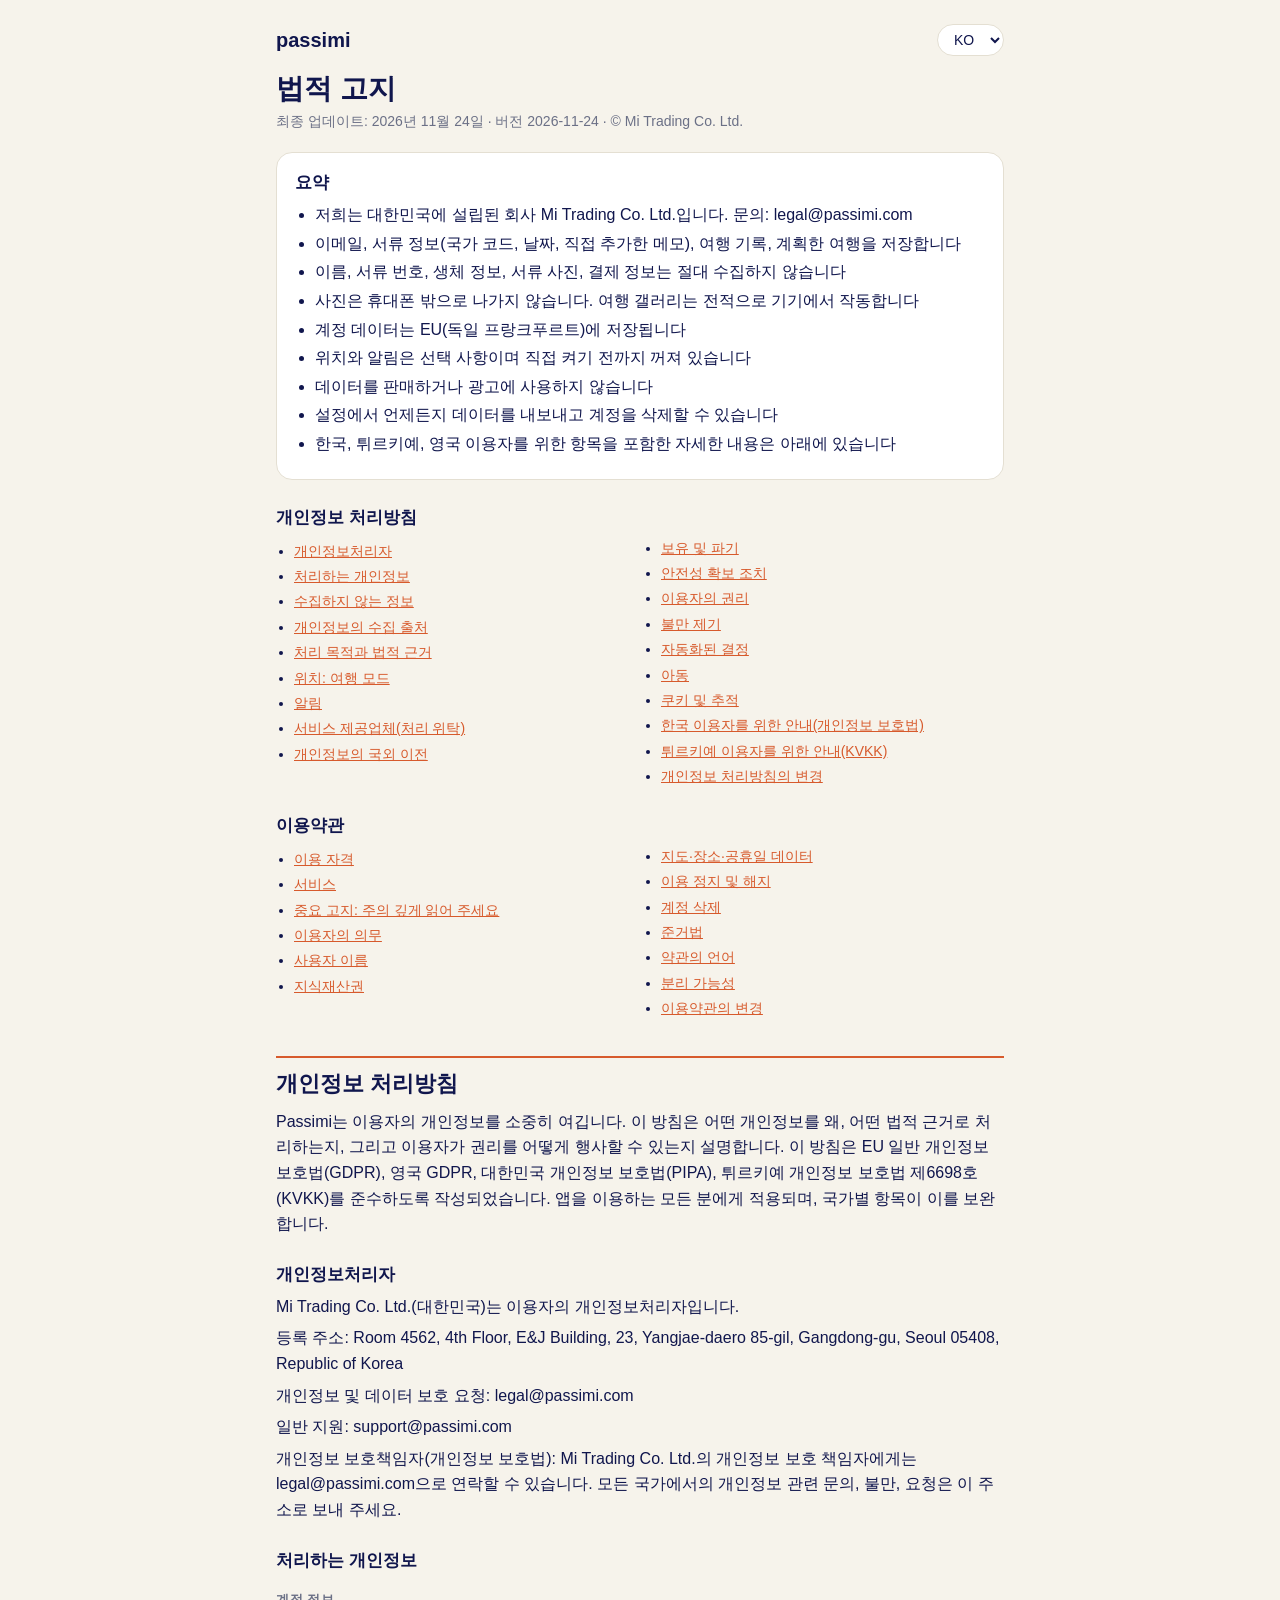
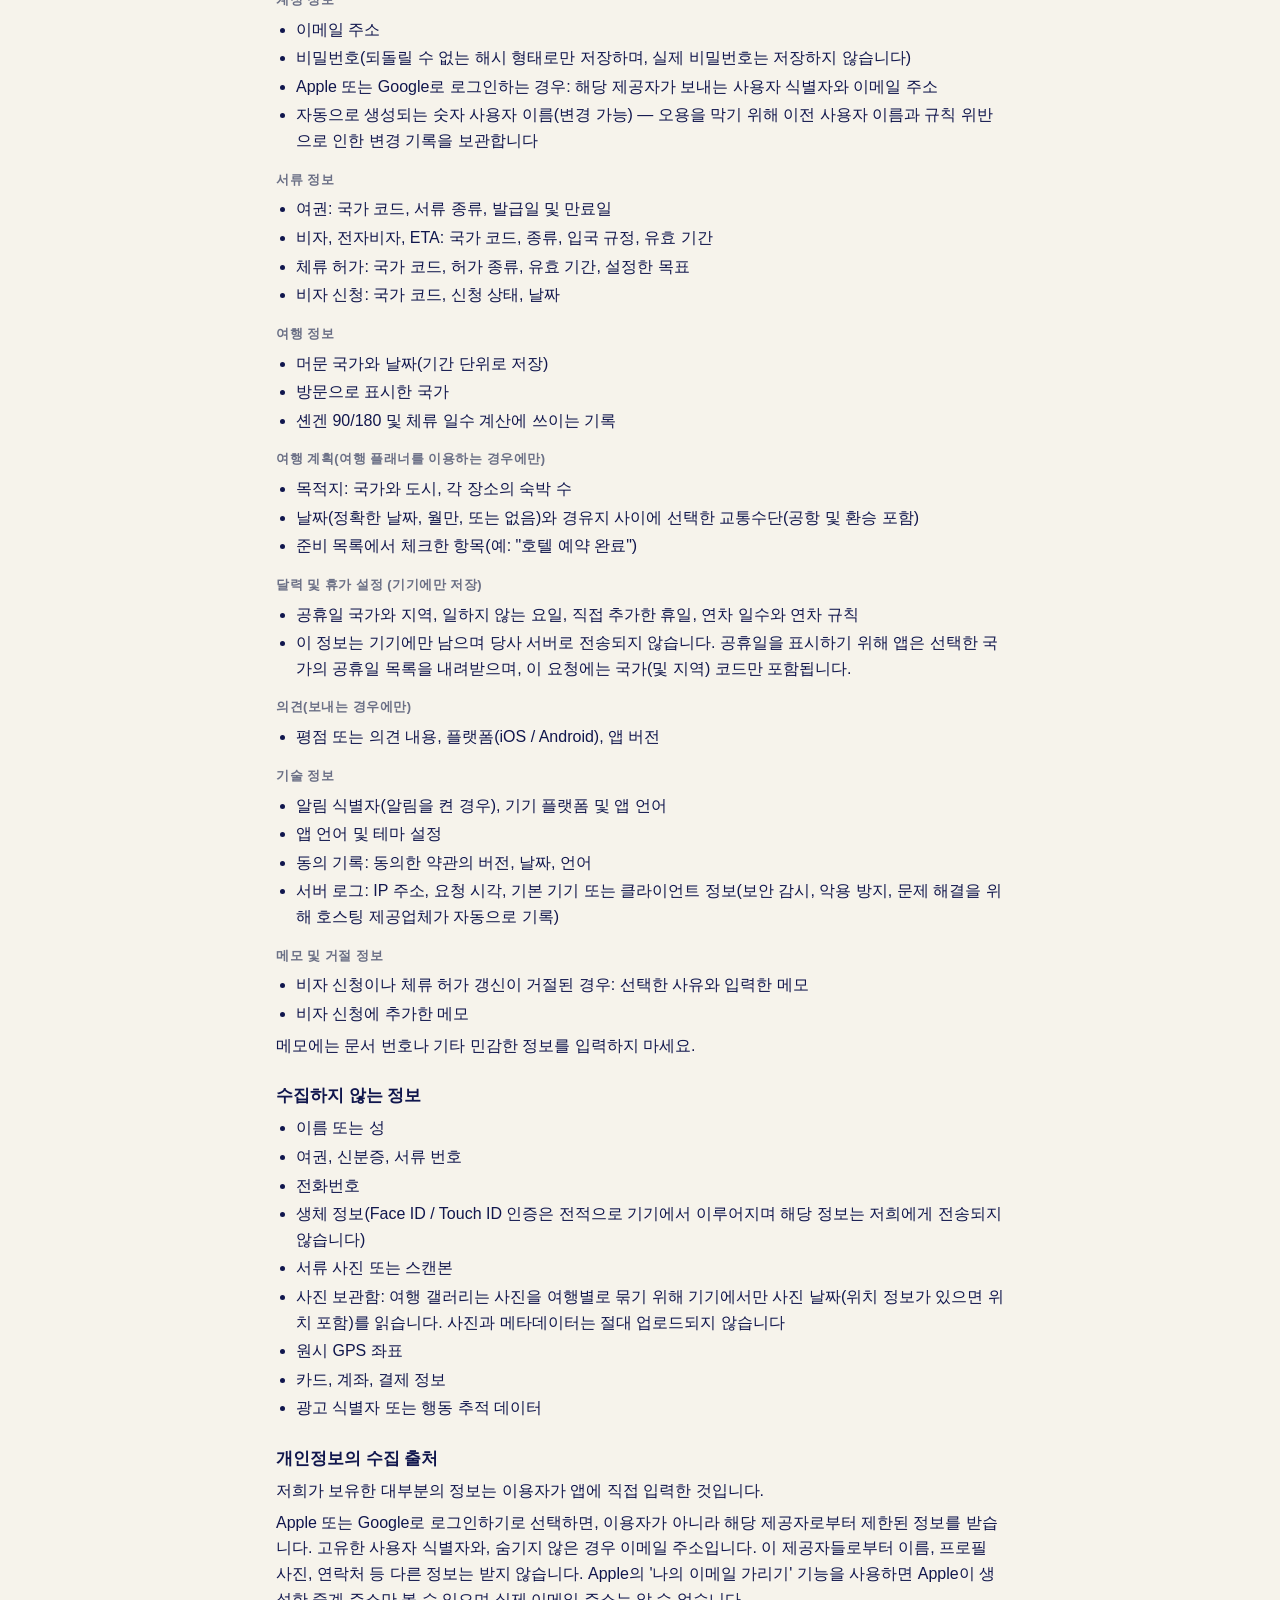
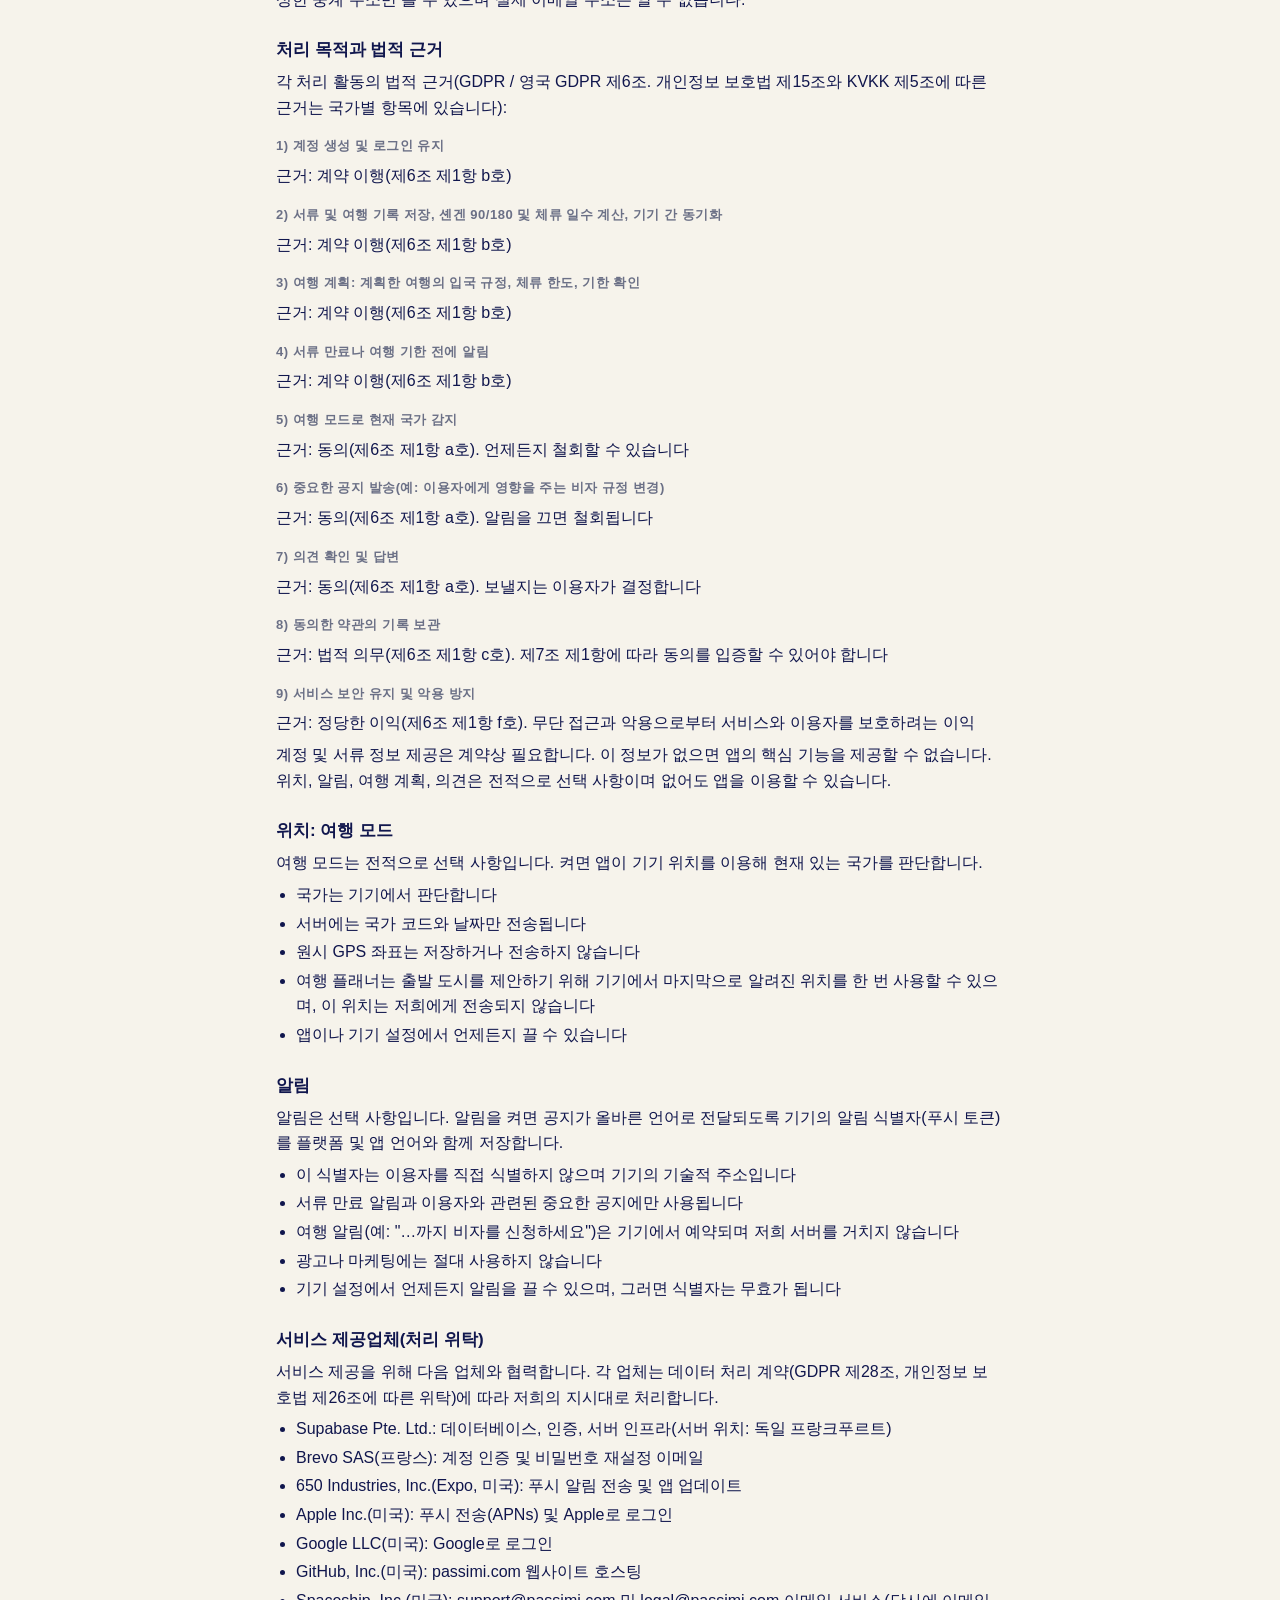
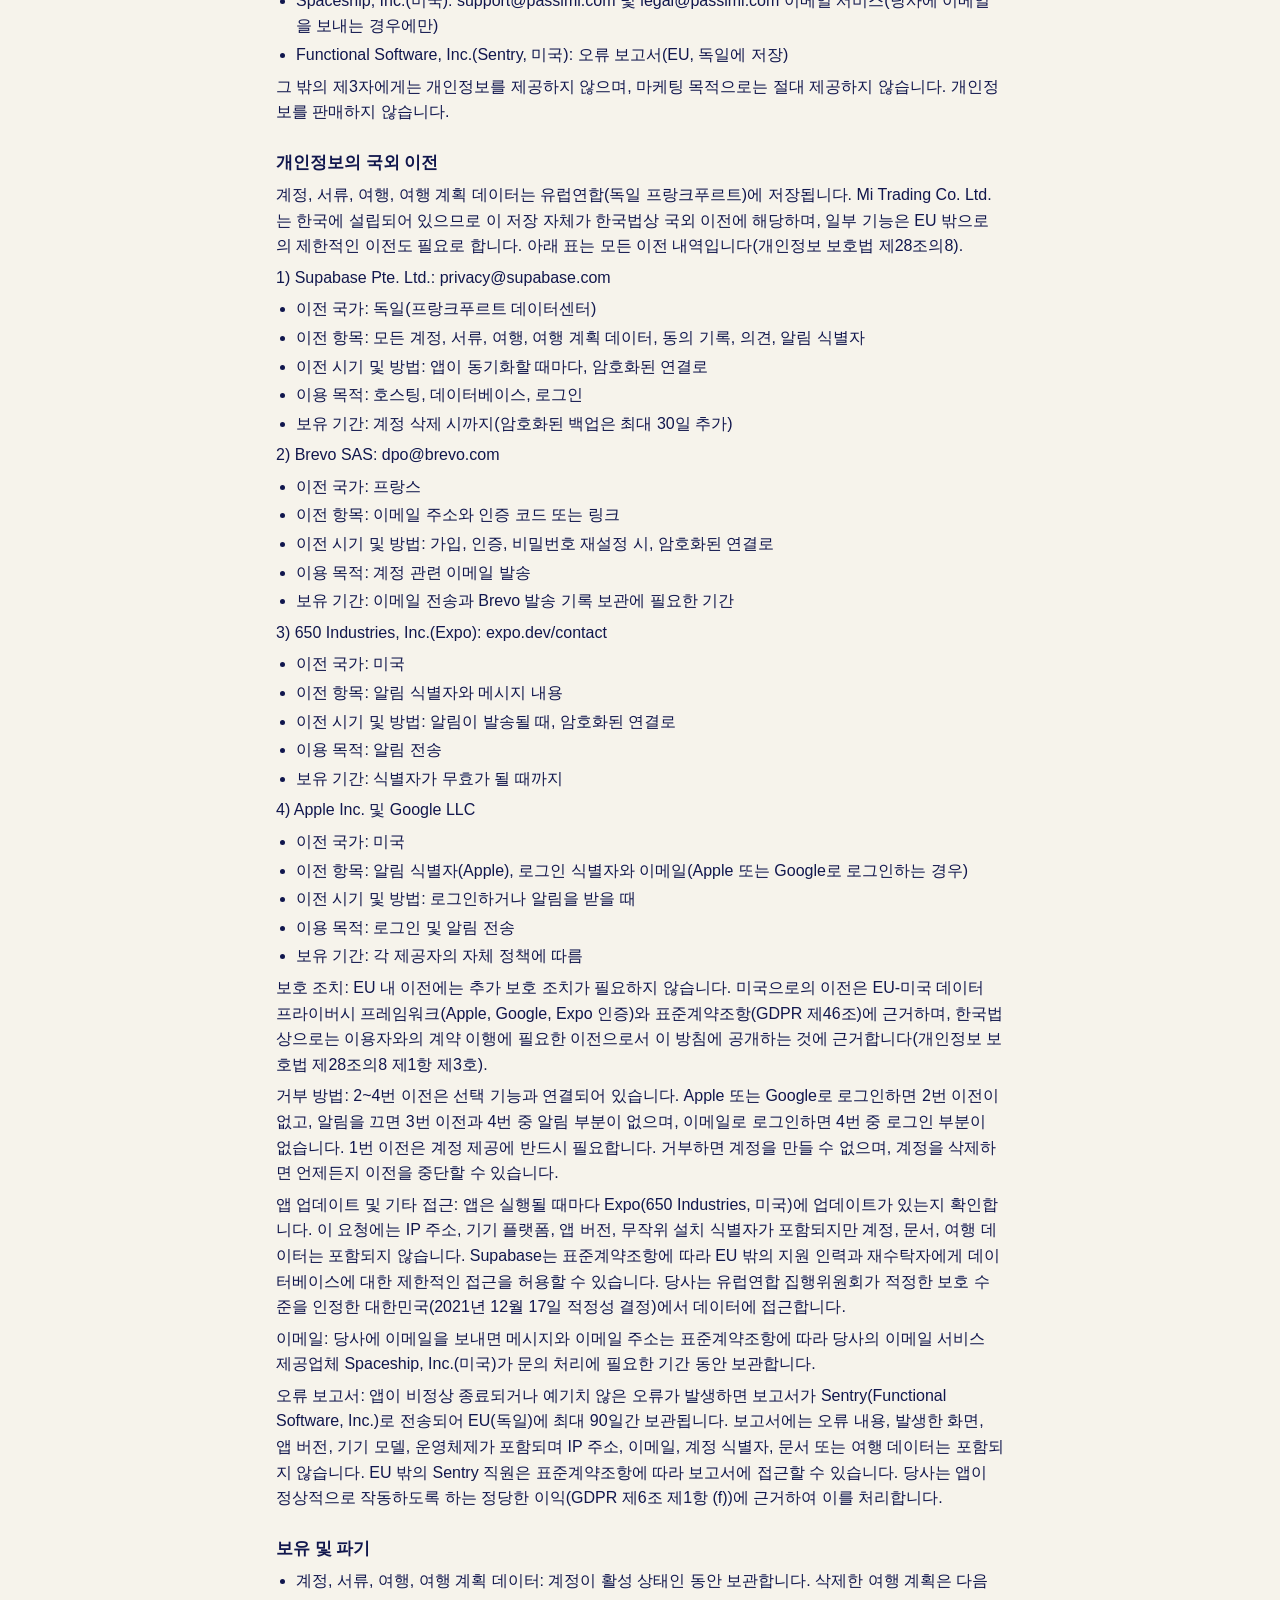
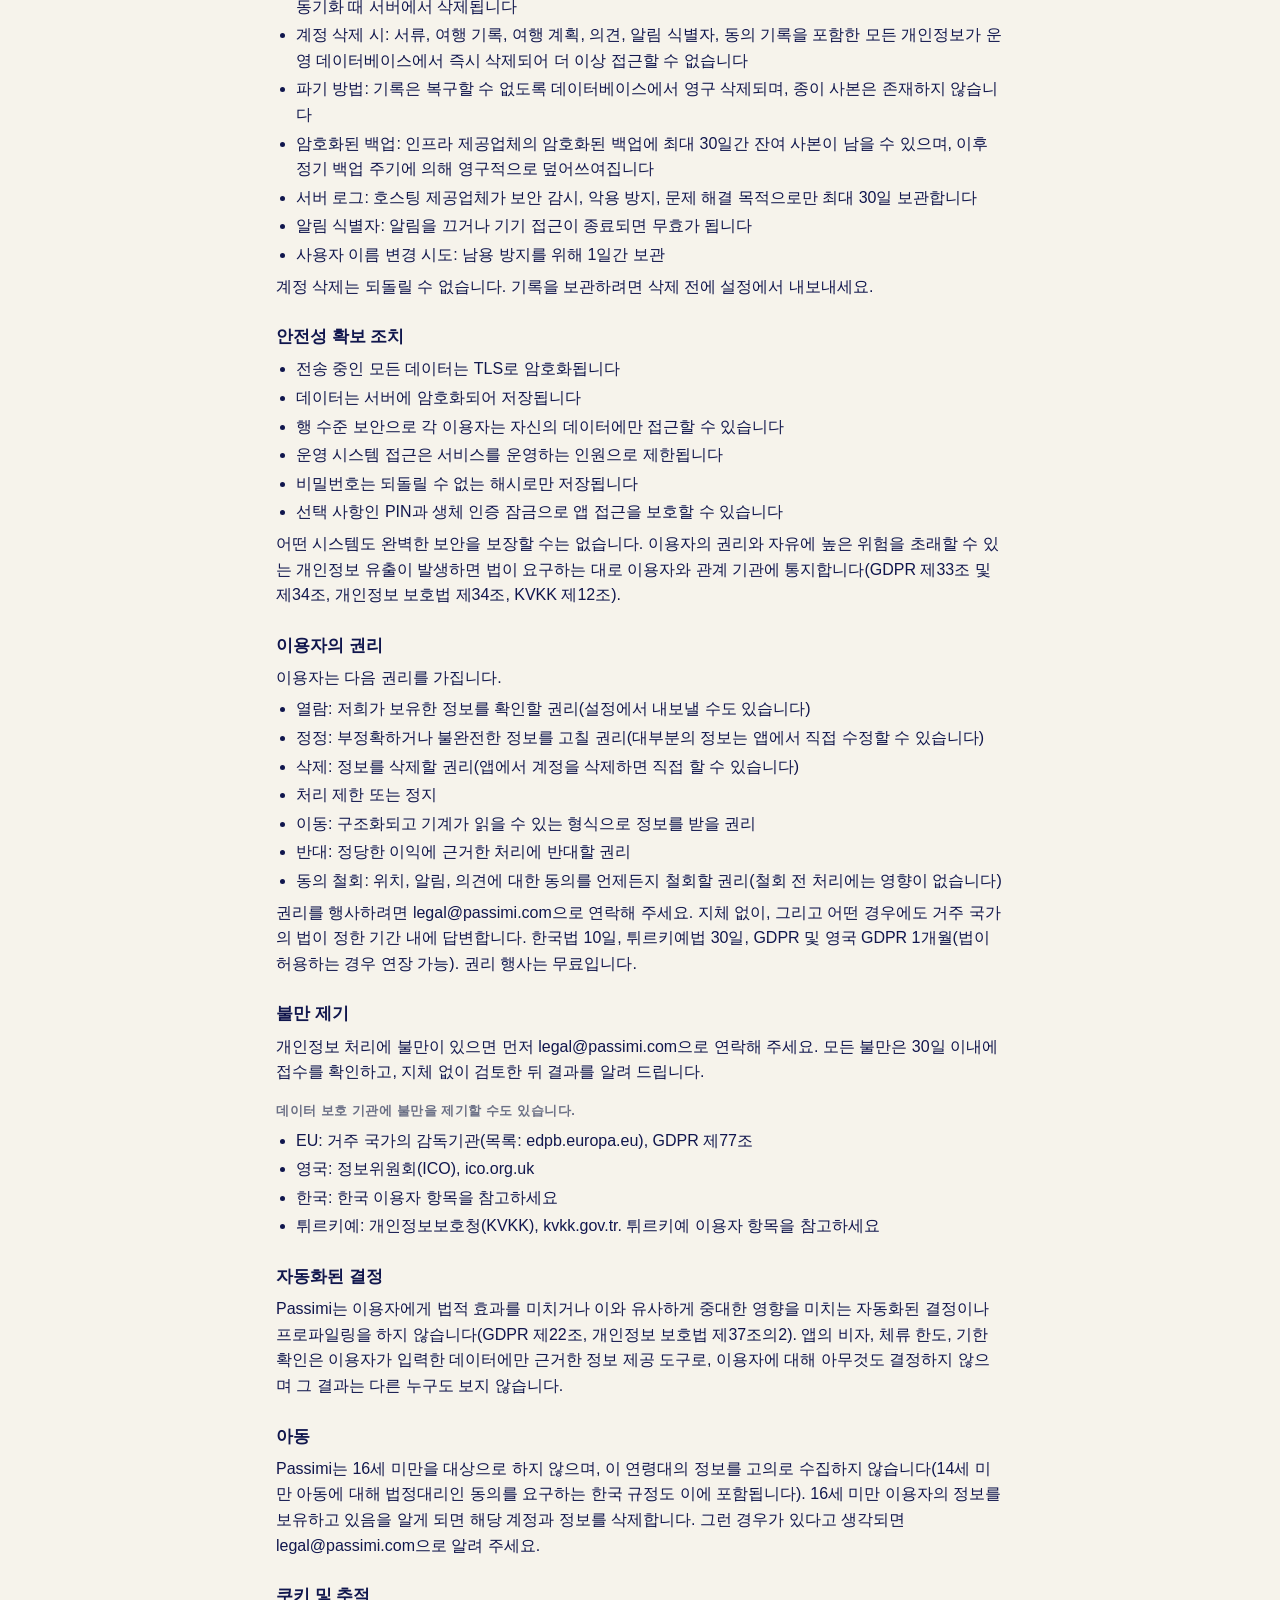
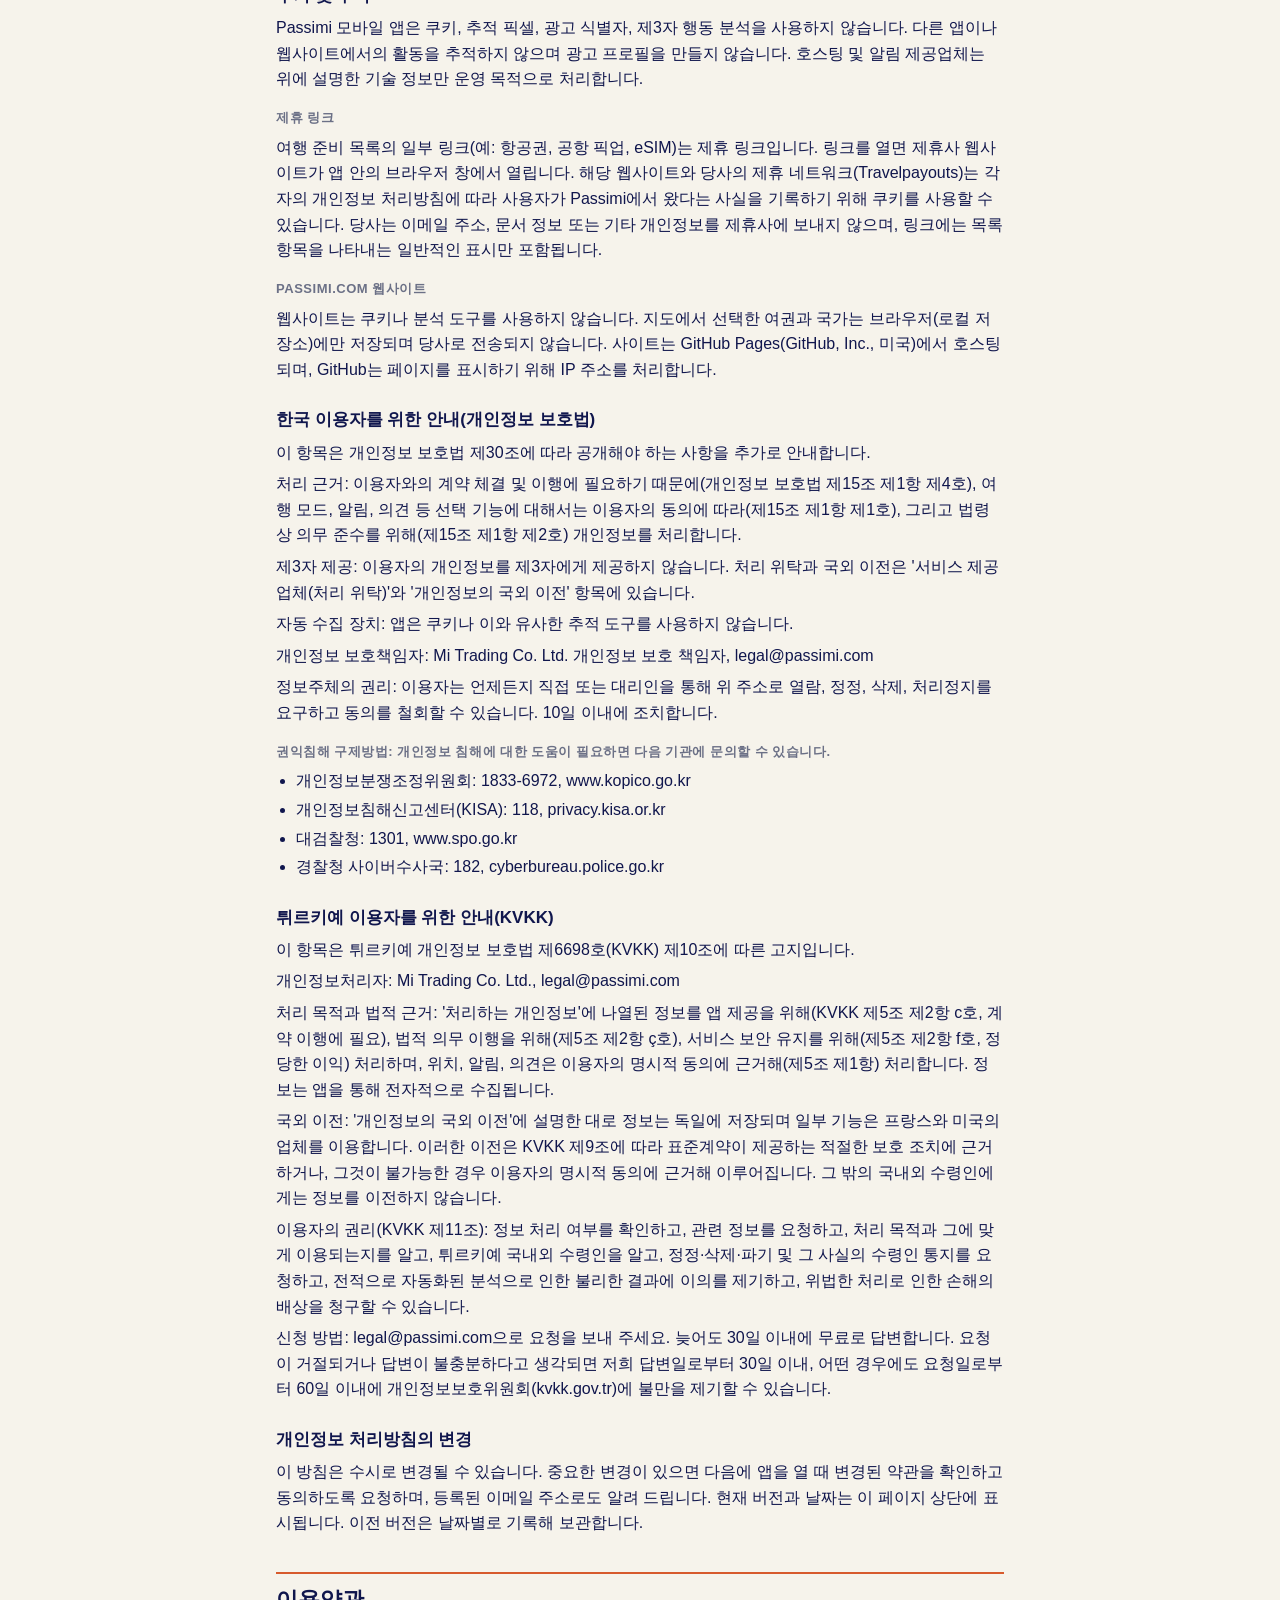
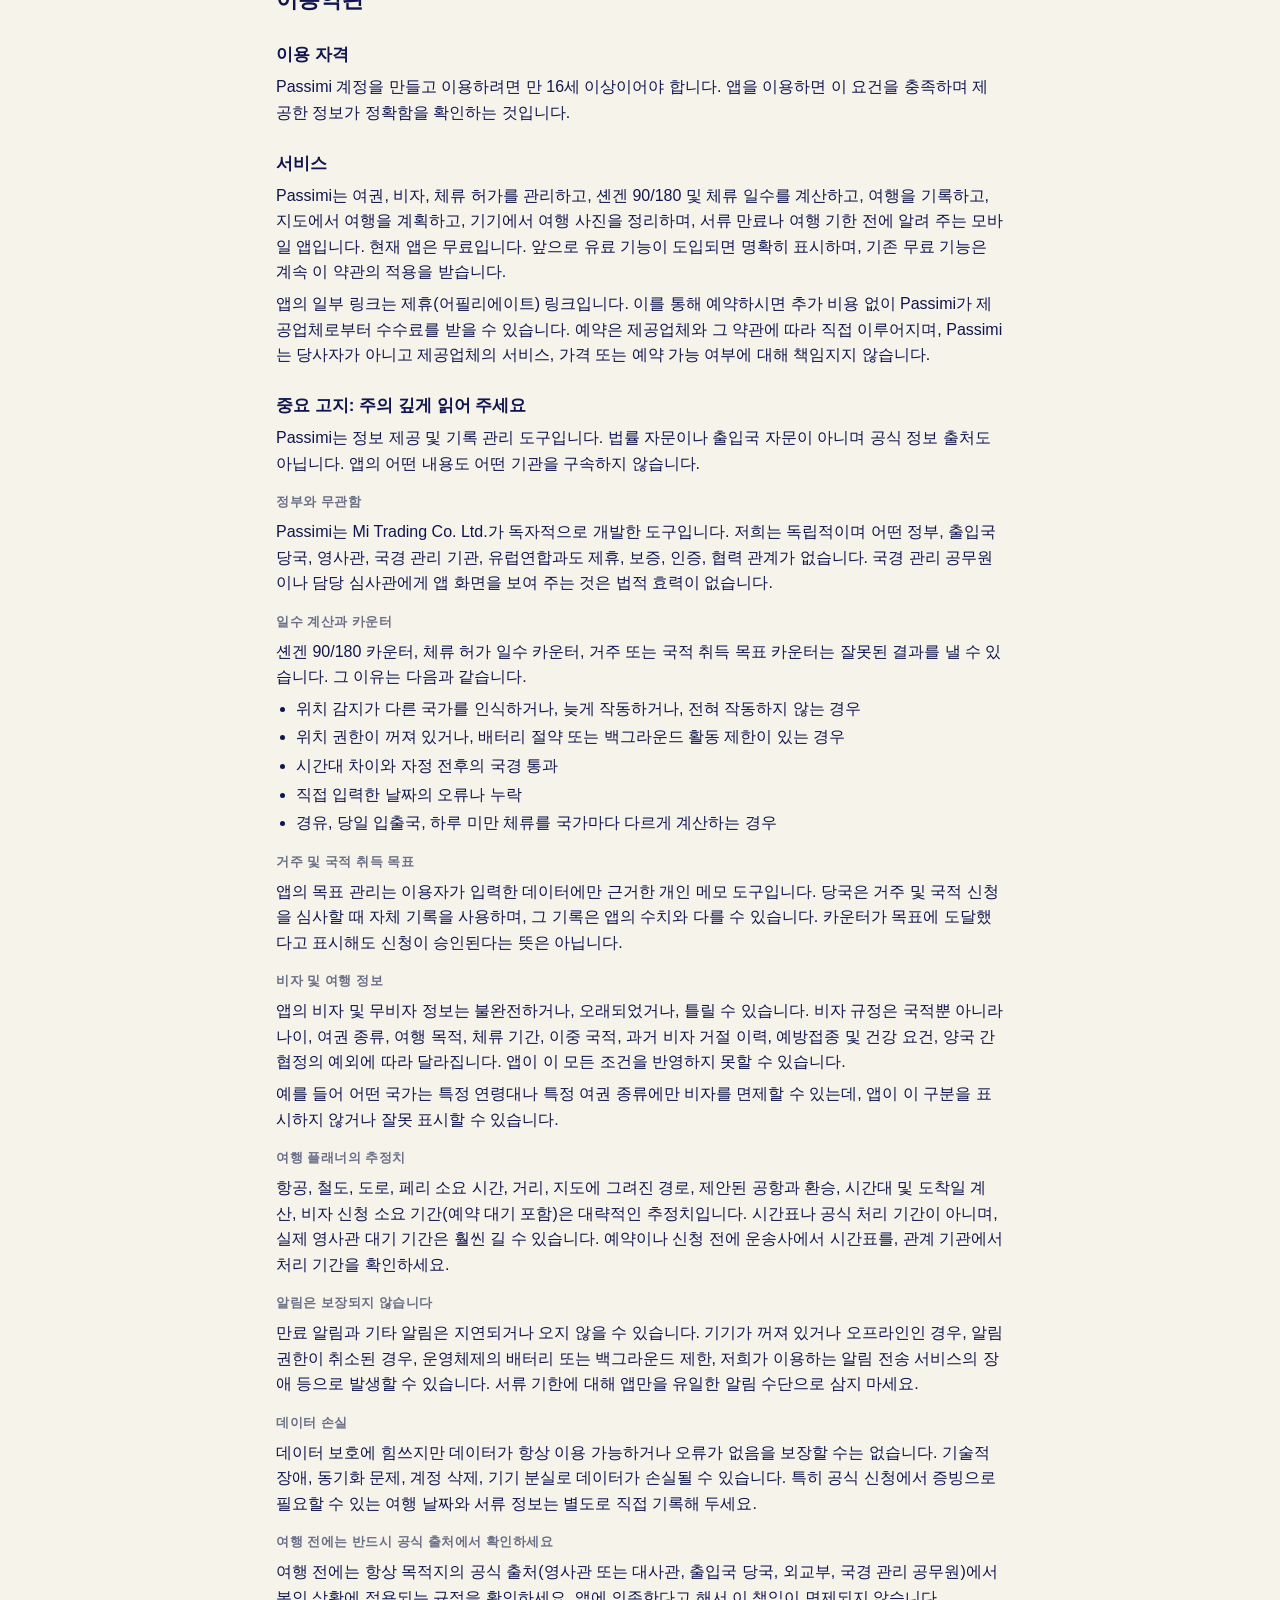
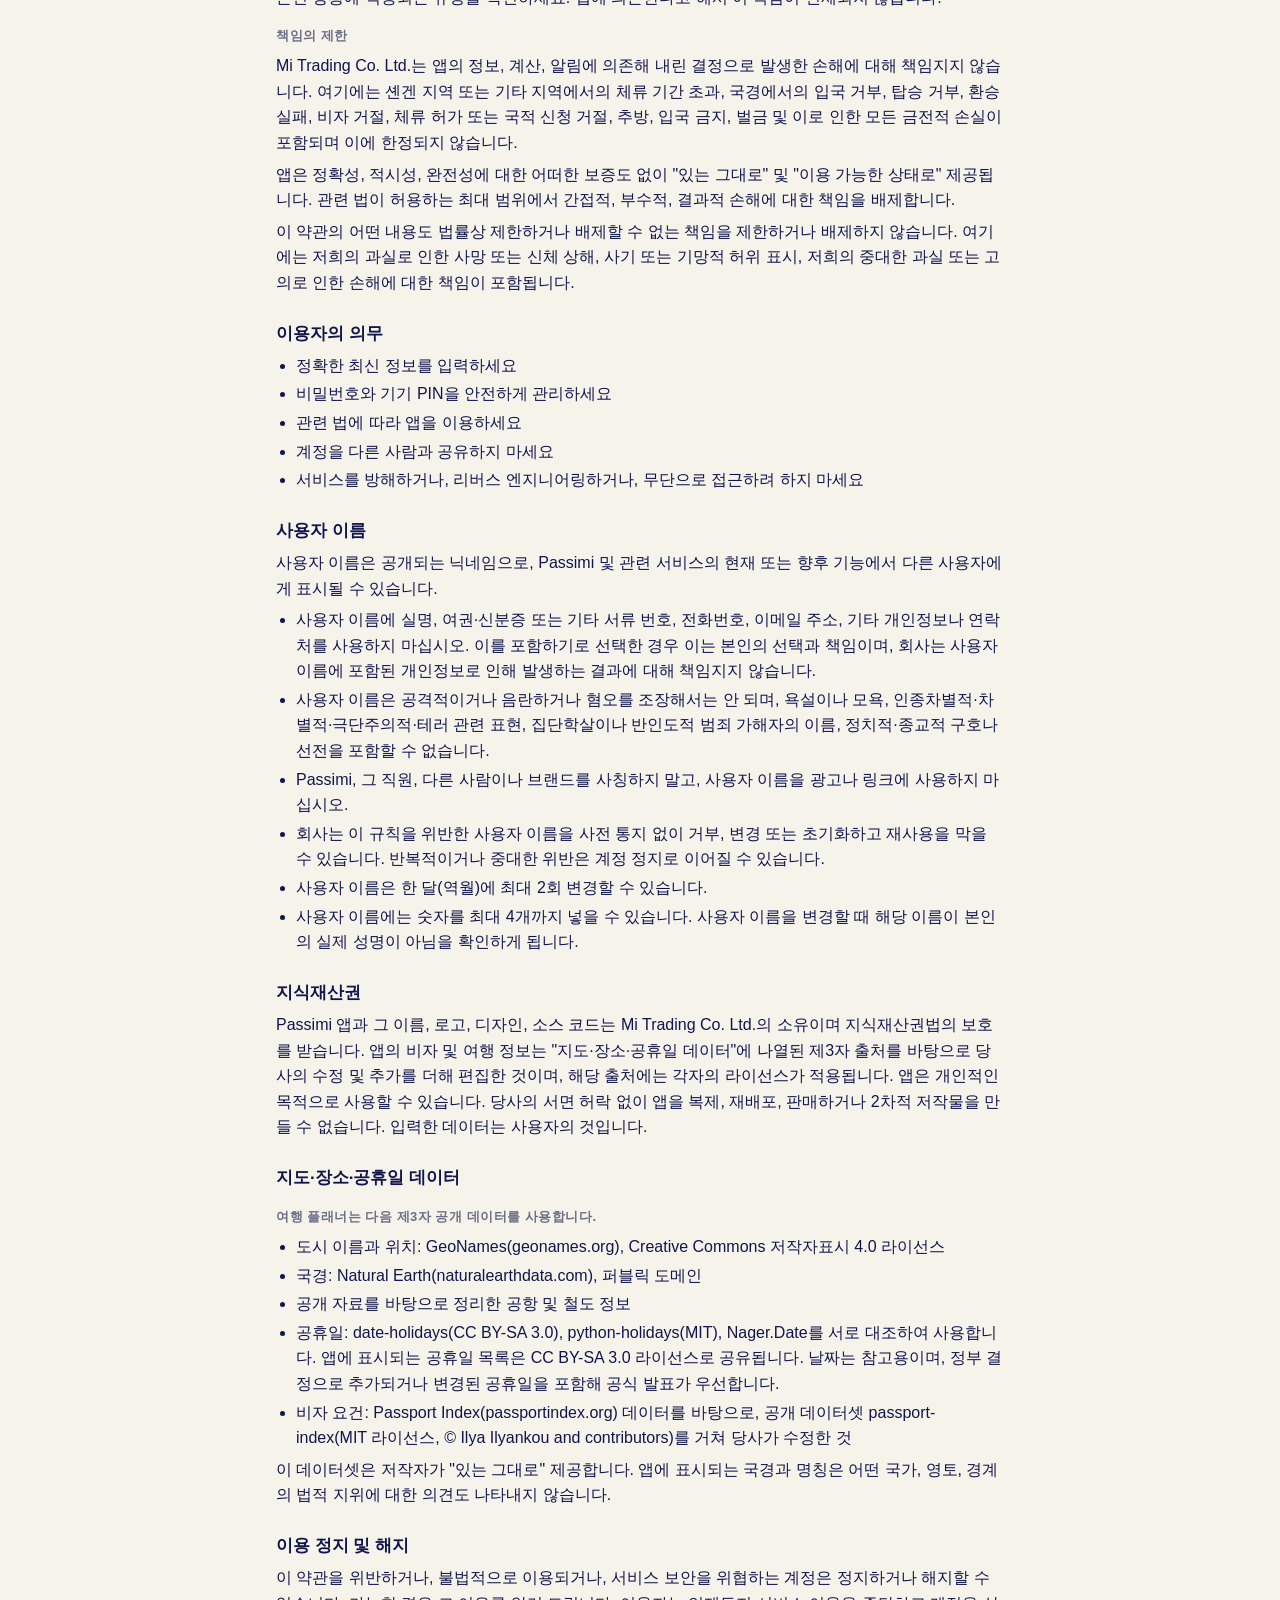
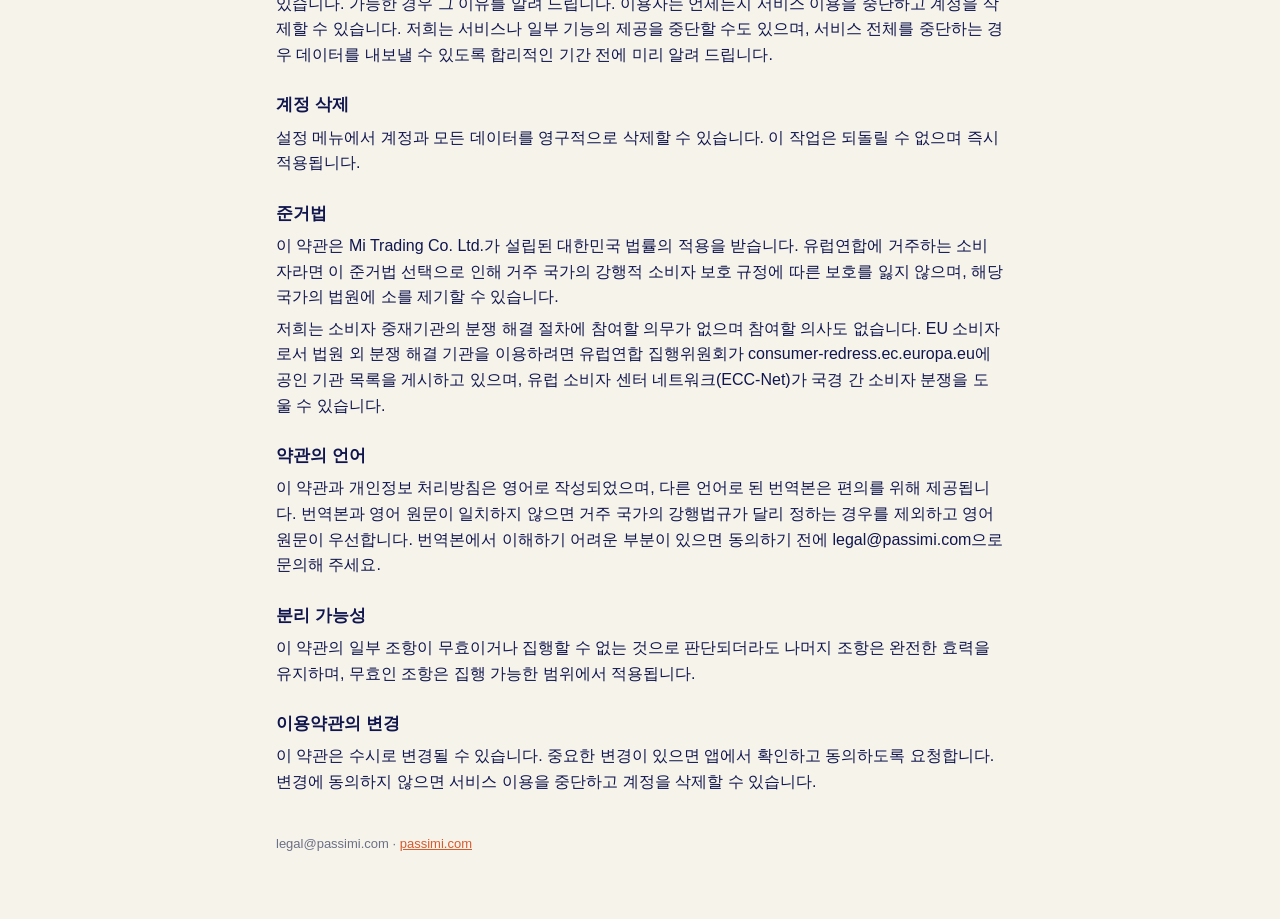
<file: legal/ko.html>
<!doctype html>
<html lang="ko">
<head>
<meta charset="utf-8">
<meta name="viewport" content="width=device-width, initial-scale=1">
<title>Passimi — 법적 고지</title>
<meta name="description" content="개인정보 처리방침 · 이용약관">
<link rel="canonical" href="https://passimi.com/legal/ko.html">
<link rel="icon" href="../favicon.svg" type="image/svg+xml">
<style>
:root{--bg:#F6F3EB;--surface:#FFFFFF;--ink:#10164D;--muted:#6B7086;--border:#E4DFD2;--orange:#D75A2C}
*{box-sizing:border-box}
body{margin:0;background:var(--bg);color:var(--ink);font:16px/1.6 -apple-system,BlinkMacSystemFont,"Segoe UI",Roboto,"Noto Sans",sans-serif;-webkit-font-smoothing:antialiased}
.wrap{max-width:760px;margin:0 auto;padding:24px 16px 64px}
header{display:flex;align-items:center;justify-content:space-between;gap:12px;margin-bottom:8px}
header a{color:var(--ink);font-weight:800;text-decoration:none;font-size:20px}
select{background:var(--surface);border:1px solid var(--border);border-radius:999px;padding:6px 12px;font:inherit;font-size:14px;color:var(--ink)}
h1{font-size:28px;line-height:1.2;margin:16px 0 4px}
.meta{color:var(--muted);font-size:14px;margin-bottom:20px}
.card{background:var(--surface);border:1px solid var(--border);border-radius:16px;padding:16px 18px;margin:16px 0}
h2{font-size:22px;margin:36px 0 8px;padding-top:8px;border-top:2px solid var(--orange)}
h3{font-size:17px;margin:24px 0 6px}
h4{font-size:13px;letter-spacing:.04em;margin:16px 0 4px;color:var(--muted)}
p{margin:6px 0}
ul{margin:6px 0;padding-inline-start:20px}
li{margin:3px 0}
nav ul{columns:2;column-gap:24px;font-size:14px;padding-inline-start:18px}
@media (max-width:560px){nav ul{columns:1}}
a{color:var(--orange)}
footer{margin-top:40px;color:var(--muted);font-size:13px}
</style>
</head>
<body><div class="wrap">
<header><a href="/">passimi</a><select aria-label="Language" onchange="location.href=this.value"><option value="ar.html">AR</option><option value="./">EN</option><option value="es.html">ES</option><option value="fr.html">FR</option><option value="ja.html">JA</option><option value="ko.html" selected>KO</option><option value="pt.html">PT</option><option value="ru.html">RU</option><option value="tr.html">TR</option><option value="uk.html">UK</option><option value="zh.html">ZH</option></select></header>
<h1>법적 고지</h1>
<div class="meta">최종 업데이트: 2026년 11월 24일 · 버전 2026-11-24 · © Mi Trading Co. Ltd.</div>
<div class="card"><h3 style="margin-top:0">요약</h3><ul><li>저희는 대한민국에 설립된 회사 Mi Trading Co. Ltd.입니다. 문의: legal@passimi.com</li><li>이메일, 서류 정보(국가 코드, 날짜, 직접 추가한 메모), 여행 기록, 계획한 여행을 저장합니다</li><li>이름, 서류 번호, 생체 정보, 서류 사진, 결제 정보는 절대 수집하지 않습니다</li><li>사진은 휴대폰 밖으로 나가지 않습니다. 여행 갤러리는 전적으로 기기에서 작동합니다</li><li>계정 데이터는 EU(독일 프랑크푸르트)에 저장됩니다</li><li>위치와 알림은 선택 사항이며 직접 켜기 전까지 꺼져 있습니다</li><li>데이터를 판매하거나 광고에 사용하지 않습니다</li><li>설정에서 언제든지 데이터를 내보내고 계정을 삭제할 수 있습니다</li><li>한국, 튀르키예, 영국 이용자를 위한 항목을 포함한 자세한 내용은 아래에 있습니다</li></ul></div>
<nav><h3>개인정보 처리방침</h3><ul><li><a href="#controller">개인정보처리자</a></li><li><a href="#collected">처리하는 개인정보</a></li><li><a href="#notCollected">수집하지 않는 정보</a></li><li><a href="#source">개인정보의 수집 출처</a></li><li><a href="#purposes">처리 목적과 법적 근거</a></li><li><a href="#location">위치: 여행 모드</a></li><li><a href="#notifications">알림</a></li><li><a href="#processors">서비스 제공업체(처리 위탁)</a></li><li><a href="#transfer">개인정보의 국외 이전</a></li><li><a href="#retention">보유 및 파기</a></li><li><a href="#security">안전성 확보 조치</a></li><li><a href="#rights">이용자의 권리</a></li><li><a href="#complaint">불만 제기</a></li><li><a href="#automated">자동화된 결정</a></li><li><a href="#children">아동</a></li><li><a href="#cookies">쿠키 및 추적</a></li><li><a href="#korea">한국 이용자를 위한 안내(개인정보 보호법)</a></li><li><a href="#turkey">튀르키예 이용자를 위한 안내(KVKK)</a></li><li><a href="#changes">개인정보 처리방침의 변경</a></li></ul><h3>이용약관</h3><ul><li><a href="#eligibility">이용 자격</a></li><li><a href="#service">서비스</a></li><li><a href="#disclaimer">중요 고지: 주의 깊게 읽어 주세요</a></li><li><a href="#obligations">이용자의 의무</a></li><li><a href="#usernames">사용자 이름</a></li><li><a href="#ip">지식재산권</a></li><li><a href="#dataSources">지도·장소·공휴일 데이터</a></li><li><a href="#suspension">이용 정지 및 해지</a></li><li><a href="#deletion">계정 삭제</a></li><li><a href="#governingLaw">준거법</a></li><li><a href="#language">약관의 언어</a></li><li><a href="#severability">분리 가능성</a></li><li><a href="#termsChanges">이용약관의 변경</a></li></ul></nav>
<h2 id="privacy">개인정보 처리방침</h2><p>Passimi는 이용자의 개인정보를 소중히 여깁니다. 이 방침은 어떤 개인정보를 왜, 어떤 법적 근거로 처리하는지, 그리고 이용자가 권리를 어떻게 행사할 수 있는지 설명합니다. 이 방침은 EU 일반 개인정보 보호법(GDPR), 영국 GDPR, 대한민국 개인정보 보호법(PIPA), 튀르키예 개인정보 보호법 제6698호(KVKK)를 준수하도록 작성되었습니다. 앱을 이용하는 모든 분에게 적용되며, 국가별 항목이 이를 보완합니다.</p><section id="controller"><h3>개인정보처리자</h3><p>Mi Trading Co. Ltd.(대한민국)는 이용자의 개인정보처리자입니다.</p><p>등록 주소: Room 4562, 4th Floor, E&amp;J Building, 23, Yangjae-daero 85-gil, Gangdong-gu, Seoul 05408, Republic of Korea</p><p>개인정보 및 데이터 보호 요청: legal@passimi.com</p><p>일반 지원: support@passimi.com</p><p>개인정보 보호책임자(개인정보 보호법): Mi Trading Co. Ltd.의 개인정보 보호 책임자에게는 legal@passimi.com으로 연락할 수 있습니다. 모든 국가에서의 개인정보 관련 문의, 불만, 요청은 이 주소로 보내 주세요.</p></section><section id="collected"><h3>처리하는 개인정보</h3><h4>계정 정보</h4><ul><li>이메일 주소</li><li>비밀번호(되돌릴 수 없는 해시 형태로만 저장하며, 실제 비밀번호는 저장하지 않습니다)</li><li>Apple 또는 Google로 로그인하는 경우: 해당 제공자가 보내는 사용자 식별자와 이메일 주소</li><li>자동으로 생성되는 숫자 사용자 이름(변경 가능) — 오용을 막기 위해 이전 사용자 이름과 규칙 위반으로 인한 변경 기록을 보관합니다</li></ul><h4>서류 정보</h4><ul><li>여권: 국가 코드, 서류 종류, 발급일 및 만료일</li><li>비자, 전자비자, ETA: 국가 코드, 종류, 입국 규정, 유효 기간</li><li>체류 허가: 국가 코드, 허가 종류, 유효 기간, 설정한 목표</li><li>비자 신청: 국가 코드, 신청 상태, 날짜</li></ul><h4>여행 정보</h4><ul><li>머문 국가와 날짜(기간 단위로 저장)</li><li>방문으로 표시한 국가</li><li>셴겐 90/180 및 체류 일수 계산에 쓰이는 기록</li></ul><h4>여행 계획(여행 플래너를 이용하는 경우에만)</h4><ul><li>목적지: 국가와 도시, 각 장소의 숙박 수</li><li>날짜(정확한 날짜, 월만, 또는 없음)와 경유지 사이에 선택한 교통수단(공항 및 환승 포함)</li><li>준비 목록에서 체크한 항목(예: "호텔 예약 완료")</li></ul><h4>달력 및 휴가 설정 (기기에만 저장)</h4><ul><li>공휴일 국가와 지역, 일하지 않는 요일, 직접 추가한 휴일, 연차 일수와 연차 규칙</li><li>이 정보는 기기에만 남으며 당사 서버로 전송되지 않습니다. 공휴일을 표시하기 위해 앱은 선택한 국가의 공휴일 목록을 내려받으며, 이 요청에는 국가(및 지역) 코드만 포함됩니다.</li></ul><h4>의견(보내는 경우에만)</h4><ul><li>평점 또는 의견 내용, 플랫폼(iOS / Android), 앱 버전</li></ul><h4>기술 정보</h4><ul><li>알림 식별자(알림을 켠 경우), 기기 플랫폼 및 앱 언어</li><li>앱 언어 및 테마 설정</li><li>동의 기록: 동의한 약관의 버전, 날짜, 언어</li><li>서버 로그: IP 주소, 요청 시각, 기본 기기 또는 클라이언트 정보(보안 감시, 악용 방지, 문제 해결을 위해 호스팅 제공업체가 자동으로 기록)</li></ul><h4>메모 및 거절 정보</h4><ul><li>비자 신청이나 체류 허가 갱신이 거절된 경우: 선택한 사유와 입력한 메모</li><li>비자 신청에 추가한 메모</li></ul><p>메모에는 문서 번호나 기타 민감한 정보를 입력하지 마세요.</p></section><section id="notCollected"><h3>수집하지 않는 정보</h3><ul><li>이름 또는 성</li><li>여권, 신분증, 서류 번호</li><li>전화번호</li><li>생체 정보(Face ID / Touch ID 인증은 전적으로 기기에서 이루어지며 해당 정보는 저희에게 전송되지 않습니다)</li><li>서류 사진 또는 스캔본</li><li>사진 보관함: 여행 갤러리는 사진을 여행별로 묶기 위해 기기에서만 사진 날짜(위치 정보가 있으면 위치 포함)를 읽습니다. 사진과 메타데이터는 절대 업로드되지 않습니다</li><li>원시 GPS 좌표</li><li>카드, 계좌, 결제 정보</li><li>광고 식별자 또는 행동 추적 데이터</li></ul></section><section id="source"><h3>개인정보의 수집 출처</h3><p>저희가 보유한 대부분의 정보는 이용자가 앱에 직접 입력한 것입니다.</p><p>Apple 또는 Google로 로그인하기로 선택하면, 이용자가 아니라 해당 제공자로부터 제한된 정보를 받습니다. 고유한 사용자 식별자와, 숨기지 않은 경우 이메일 주소입니다. 이 제공자들로부터 이름, 프로필 사진, 연락처 등 다른 정보는 받지 않습니다. Apple의 '나의 이메일 가리기' 기능을 사용하면 Apple이 생성한 중계 주소만 볼 수 있으며 실제 이메일 주소는 알 수 없습니다.</p></section><section id="purposes"><h3>처리 목적과 법적 근거</h3><p>각 처리 활동의 법적 근거(GDPR / 영국 GDPR 제6조. 개인정보 보호법 제15조와 KVKK 제5조에 따른 근거는 국가별 항목에 있습니다):</p><h4>1) 계정 생성 및 로그인 유지</h4><p>근거: 계약 이행(제6조 제1항 b호)</p><h4>2) 서류 및 여행 기록 저장, 셴겐 90/180 및 체류 일수 계산, 기기 간 동기화</h4><p>근거: 계약 이행(제6조 제1항 b호)</p><h4>3) 여행 계획: 계획한 여행의 입국 규정, 체류 한도, 기한 확인</h4><p>근거: 계약 이행(제6조 제1항 b호)</p><h4>4) 서류 만료나 여행 기한 전에 알림</h4><p>근거: 계약 이행(제6조 제1항 b호)</p><h4>5) 여행 모드로 현재 국가 감지</h4><p>근거: 동의(제6조 제1항 a호). 언제든지 철회할 수 있습니다</p><h4>6) 중요한 공지 발송(예: 이용자에게 영향을 주는 비자 규정 변경)</h4><p>근거: 동의(제6조 제1항 a호). 알림을 끄면 철회됩니다</p><h4>7) 의견 확인 및 답변</h4><p>근거: 동의(제6조 제1항 a호). 보낼지는 이용자가 결정합니다</p><h4>8) 동의한 약관의 기록 보관</h4><p>근거: 법적 의무(제6조 제1항 c호). 제7조 제1항에 따라 동의를 입증할 수 있어야 합니다</p><h4>9) 서비스 보안 유지 및 악용 방지</h4><p>근거: 정당한 이익(제6조 제1항 f호). 무단 접근과 악용으로부터 서비스와 이용자를 보호하려는 이익</p><p>계정 및 서류 정보 제공은 계약상 필요합니다. 이 정보가 없으면 앱의 핵심 기능을 제공할 수 없습니다. 위치, 알림, 여행 계획, 의견은 전적으로 선택 사항이며 없어도 앱을 이용할 수 있습니다.</p></section><section id="location"><h3>위치: 여행 모드</h3><p>여행 모드는 전적으로 선택 사항입니다. 켜면 앱이 기기 위치를 이용해 현재 있는 국가를 판단합니다.</p><ul><li>국가는 기기에서 판단합니다</li><li>서버에는 국가 코드와 날짜만 전송됩니다</li><li>원시 GPS 좌표는 저장하거나 전송하지 않습니다</li><li>여행 플래너는 출발 도시를 제안하기 위해 기기에서 마지막으로 알려진 위치를 한 번 사용할 수 있으며, 이 위치는 저희에게 전송되지 않습니다</li><li>앱이나 기기 설정에서 언제든지 끌 수 있습니다</li></ul></section><section id="notifications"><h3>알림</h3><p>알림은 선택 사항입니다. 알림을 켜면 공지가 올바른 언어로 전달되도록 기기의 알림 식별자(푸시 토큰)를 플랫폼 및 앱 언어와 함께 저장합니다.</p><ul><li>이 식별자는 이용자를 직접 식별하지 않으며 기기의 기술적 주소입니다</li><li>서류 만료 알림과 이용자와 관련된 중요한 공지에만 사용됩니다</li><li>여행 알림(예: "…까지 비자를 신청하세요")은 기기에서 예약되며 저희 서버를 거치지 않습니다</li><li>광고나 마케팅에는 절대 사용하지 않습니다</li><li>기기 설정에서 언제든지 알림을 끌 수 있으며, 그러면 식별자는 무효가 됩니다</li></ul></section><section id="processors"><h3>서비스 제공업체(처리 위탁)</h3><p>서비스 제공을 위해 다음 업체와 협력합니다. 각 업체는 데이터 처리 계약(GDPR 제28조, 개인정보 보호법 제26조에 따른 위탁)에 따라 저희의 지시대로 처리합니다.</p><ul><li>Supabase Pte. Ltd.: 데이터베이스, 인증, 서버 인프라(서버 위치: 독일 프랑크푸르트)</li><li>Brevo SAS(프랑스): 계정 인증 및 비밀번호 재설정 이메일</li><li>650 Industries, Inc.(Expo, 미국): 푸시 알림 전송 및 앱 업데이트</li><li>Apple Inc.(미국): 푸시 전송(APNs) 및 Apple로 로그인</li><li>Google LLC(미국): Google로 로그인</li><li>GitHub, Inc.(미국): passimi.com 웹사이트 호스팅</li><li>Spaceship, Inc.(미국): support@passimi.com 및 legal@passimi.com 이메일 서비스(당사에 이메일을 보내는 경우에만)</li><li>Functional Software, Inc.(Sentry, 미국): 오류 보고서(EU, 독일에 저장)</li></ul><p>그 밖의 제3자에게는 개인정보를 제공하지 않으며, 마케팅 목적으로는 절대 제공하지 않습니다. 개인정보를 판매하지 않습니다.</p></section><section id="transfer"><h3>개인정보의 국외 이전</h3><p>계정, 서류, 여행, 여행 계획 데이터는 유럽연합(독일 프랑크푸르트)에 저장됩니다. Mi Trading Co. Ltd.는 한국에 설립되어 있으므로 이 저장 자체가 한국법상 국외 이전에 해당하며, 일부 기능은 EU 밖으로의 제한적인 이전도 필요로 합니다. 아래 표는 모든 이전 내역입니다(개인정보 보호법 제28조의8).</p><p>1) Supabase Pte. Ltd.: privacy@supabase.com</p><ul><li>이전 국가: 독일(프랑크푸르트 데이터센터)</li><li>이전 항목: 모든 계정, 서류, 여행, 여행 계획 데이터, 동의 기록, 의견, 알림 식별자</li><li>이전 시기 및 방법: 앱이 동기화할 때마다, 암호화된 연결로</li><li>이용 목적: 호스팅, 데이터베이스, 로그인</li><li>보유 기간: 계정 삭제 시까지(암호화된 백업은 최대 30일 추가)</li></ul><p>2) Brevo SAS: dpo@brevo.com</p><ul><li>이전 국가: 프랑스</li><li>이전 항목: 이메일 주소와 인증 코드 또는 링크</li><li>이전 시기 및 방법: 가입, 인증, 비밀번호 재설정 시, 암호화된 연결로</li><li>이용 목적: 계정 관련 이메일 발송</li><li>보유 기간: 이메일 전송과 Brevo 발송 기록 보관에 필요한 기간</li></ul><p>3) 650 Industries, Inc.(Expo): expo.dev/contact</p><ul><li>이전 국가: 미국</li><li>이전 항목: 알림 식별자와 메시지 내용</li><li>이전 시기 및 방법: 알림이 발송될 때, 암호화된 연결로</li><li>이용 목적: 알림 전송</li><li>보유 기간: 식별자가 무효가 될 때까지</li></ul><p>4) Apple Inc. 및 Google LLC</p><ul><li>이전 국가: 미국</li><li>이전 항목: 알림 식별자(Apple), 로그인 식별자와 이메일(Apple 또는 Google로 로그인하는 경우)</li><li>이전 시기 및 방법: 로그인하거나 알림을 받을 때</li><li>이용 목적: 로그인 및 알림 전송</li><li>보유 기간: 각 제공자의 자체 정책에 따름</li></ul><p>보호 조치: EU 내 이전에는 추가 보호 조치가 필요하지 않습니다. 미국으로의 이전은 EU-미국 데이터 프라이버시 프레임워크(Apple, Google, Expo 인증)와 표준계약조항(GDPR 제46조)에 근거하며, 한국법상으로는 이용자와의 계약 이행에 필요한 이전으로서 이 방침에 공개하는 것에 근거합니다(개인정보 보호법 제28조의8 제1항 제3호).</p><p>거부 방법: 2~4번 이전은 선택 기능과 연결되어 있습니다. Apple 또는 Google로 로그인하면 2번 이전이 없고, 알림을 끄면 3번 이전과 4번 중 알림 부분이 없으며, 이메일로 로그인하면 4번 중 로그인 부분이 없습니다. 1번 이전은 계정 제공에 반드시 필요합니다. 거부하면 계정을 만들 수 없으며, 계정을 삭제하면 언제든지 이전을 중단할 수 있습니다.</p><p>앱 업데이트 및 기타 접근: 앱은 실행될 때마다 Expo(650 Industries, 미국)에 업데이트가 있는지 확인합니다. 이 요청에는 IP 주소, 기기 플랫폼, 앱 버전, 무작위 설치 식별자가 포함되지만 계정, 문서, 여행 데이터는 포함되지 않습니다. Supabase는 표준계약조항에 따라 EU 밖의 지원 인력과 재수탁자에게 데이터베이스에 대한 제한적인 접근을 허용할 수 있습니다. 당사는 유럽연합 집행위원회가 적정한 보호 수준을 인정한 대한민국(2021년 12월 17일 적정성 결정)에서 데이터에 접근합니다.</p><p>이메일: 당사에 이메일을 보내면 메시지와 이메일 주소는 표준계약조항에 따라 당사의 이메일 서비스 제공업체 Spaceship, Inc.(미국)가 문의 처리에 필요한 기간 동안 보관합니다.</p><p>오류 보고서: 앱이 비정상 종료되거나 예기치 않은 오류가 발생하면 보고서가 Sentry(Functional Software, Inc.)로 전송되어 EU(독일)에 최대 90일간 보관됩니다. 보고서에는 오류 내용, 발생한 화면, 앱 버전, 기기 모델, 운영체제가 포함되며 IP 주소, 이메일, 계정 식별자, 문서 또는 여행 데이터는 포함되지 않습니다. EU 밖의 Sentry 직원은 표준계약조항에 따라 보고서에 접근할 수 있습니다. 당사는 앱이 정상적으로 작동하도록 하는 정당한 이익(GDPR 제6조 제1항 (f))에 근거하여 이를 처리합니다.</p></section><section id="retention"><h3>보유 및 파기</h3><ul><li>계정, 서류, 여행, 여행 계획 데이터: 계정이 활성 상태인 동안 보관합니다. 삭제한 여행 계획은 다음 동기화 때 서버에서 삭제됩니다</li><li>계정 삭제 시: 서류, 여행 기록, 여행 계획, 의견, 알림 식별자, 동의 기록을 포함한 모든 개인정보가 운영 데이터베이스에서 즉시 삭제되어 더 이상 접근할 수 없습니다</li><li>파기 방법: 기록은 복구할 수 없도록 데이터베이스에서 영구 삭제되며, 종이 사본은 존재하지 않습니다</li><li>암호화된 백업: 인프라 제공업체의 암호화된 백업에 최대 30일간 잔여 사본이 남을 수 있으며, 이후 정기 백업 주기에 의해 영구적으로 덮어쓰여집니다</li><li>서버 로그: 호스팅 제공업체가 보안 감시, 악용 방지, 문제 해결 목적으로만 최대 30일 보관합니다</li><li>알림 식별자: 알림을 끄거나 기기 접근이 종료되면 무효가 됩니다</li><li>사용자 이름 변경 시도: 남용 방지를 위해 1일간 보관</li></ul><p>계정 삭제는 되돌릴 수 없습니다. 기록을 보관하려면 삭제 전에 설정에서 내보내세요.</p></section><section id="security"><h3>안전성 확보 조치</h3><ul><li>전송 중인 모든 데이터는 TLS로 암호화됩니다</li><li>데이터는 서버에 암호화되어 저장됩니다</li><li>행 수준 보안으로 각 이용자는 자신의 데이터에만 접근할 수 있습니다</li><li>운영 시스템 접근은 서비스를 운영하는 인원으로 제한됩니다</li><li>비밀번호는 되돌릴 수 없는 해시로만 저장됩니다</li><li>선택 사항인 PIN과 생체 인증 잠금으로 앱 접근을 보호할 수 있습니다</li></ul><p>어떤 시스템도 완벽한 보안을 보장할 수는 없습니다. 이용자의 권리와 자유에 높은 위험을 초래할 수 있는 개인정보 유출이 발생하면 법이 요구하는 대로 이용자와 관계 기관에 통지합니다(GDPR 제33조 및 제34조, 개인정보 보호법 제34조, KVKK 제12조).</p></section><section id="rights"><h3>이용자의 권리</h3><p>이용자는 다음 권리를 가집니다.</p><ul><li>열람: 저희가 보유한 정보를 확인할 권리(설정에서 내보낼 수도 있습니다)</li><li>정정: 부정확하거나 불완전한 정보를 고칠 권리(대부분의 정보는 앱에서 직접 수정할 수 있습니다)</li><li>삭제: 정보를 삭제할 권리(앱에서 계정을 삭제하면 직접 할 수 있습니다)</li><li>처리 제한 또는 정지</li><li>이동: 구조화되고 기계가 읽을 수 있는 형식으로 정보를 받을 권리</li><li>반대: 정당한 이익에 근거한 처리에 반대할 권리</li><li>동의 철회: 위치, 알림, 의견에 대한 동의를 언제든지 철회할 권리(철회 전 처리에는 영향이 없습니다)</li></ul><p>권리를 행사하려면 legal@passimi.com으로 연락해 주세요. 지체 없이, 그리고 어떤 경우에도 거주 국가의 법이 정한 기간 내에 답변합니다. 한국법 10일, 튀르키예법 30일, GDPR 및 영국 GDPR 1개월(법이 허용하는 경우 연장 가능). 권리 행사는 무료입니다.</p></section><section id="complaint"><h3>불만 제기</h3><p>개인정보 처리에 불만이 있으면 먼저 legal@passimi.com으로 연락해 주세요. 모든 불만은 30일 이내에 접수를 확인하고, 지체 없이 검토한 뒤 결과를 알려 드립니다.</p><h4>데이터 보호 기관에 불만을 제기할 수도 있습니다.</h4><ul><li>EU: 거주 국가의 감독기관(목록: edpb.europa.eu), GDPR 제77조</li><li>영국: 정보위원회(ICO), ico.org.uk</li><li>한국: 한국 이용자 항목을 참고하세요</li><li>튀르키예: 개인정보보호청(KVKK), kvkk.gov.tr. 튀르키예 이용자 항목을 참고하세요</li></ul></section><section id="automated"><h3>자동화된 결정</h3><p>Passimi는 이용자에게 법적 효과를 미치거나 이와 유사하게 중대한 영향을 미치는 자동화된 결정이나 프로파일링을 하지 않습니다(GDPR 제22조, 개인정보 보호법 제37조의2). 앱의 비자, 체류 한도, 기한 확인은 이용자가 입력한 데이터에만 근거한 정보 제공 도구로, 이용자에 대해 아무것도 결정하지 않으며 그 결과는 다른 누구도 보지 않습니다.</p></section><section id="children"><h3>아동</h3><p>Passimi는 16세 미만을 대상으로 하지 않으며, 이 연령대의 정보를 고의로 수집하지 않습니다(14세 미만 아동에 대해 법정대리인 동의를 요구하는 한국 규정도 이에 포함됩니다). 16세 미만 이용자의 정보를 보유하고 있음을 알게 되면 해당 계정과 정보를 삭제합니다. 그런 경우가 있다고 생각되면 legal@passimi.com으로 알려 주세요.</p></section><section id="cookies"><h3>쿠키 및 추적</h3><p>Passimi 모바일 앱은 쿠키, 추적 픽셀, 광고 식별자, 제3자 행동 분석을 사용하지 않습니다. 다른 앱이나 웹사이트에서의 활동을 추적하지 않으며 광고 프로필을 만들지 않습니다. 호스팅 및 알림 제공업체는 위에 설명한 기술 정보만 운영 목적으로 처리합니다.</p><h4>제휴 링크</h4><p>여행 준비 목록의 일부 링크(예: 항공권, 공항 픽업, eSIM)는 제휴 링크입니다. 링크를 열면 제휴사 웹사이트가 앱 안의 브라우저 창에서 열립니다. 해당 웹사이트와 당사의 제휴 네트워크(Travelpayouts)는 각자의 개인정보 처리방침에 따라 사용자가 Passimi에서 왔다는 사실을 기록하기 위해 쿠키를 사용할 수 있습니다. 당사는 이메일 주소, 문서 정보 또는 기타 개인정보를 제휴사에 보내지 않으며, 링크에는 목록 항목을 나타내는 일반적인 표시만 포함됩니다.</p><h4>PASSIMI.COM 웹사이트</h4><p>웹사이트는 쿠키나 분석 도구를 사용하지 않습니다. 지도에서 선택한 여권과 국가는 브라우저(로컬 저장소)에만 저장되며 당사로 전송되지 않습니다. 사이트는 GitHub Pages(GitHub, Inc., 미국)에서 호스팅되며, GitHub는 페이지를 표시하기 위해 IP 주소를 처리합니다.</p></section><section id="korea"><h3>한국 이용자를 위한 안내(개인정보 보호법)</h3><p>이 항목은 개인정보 보호법 제30조에 따라 공개해야 하는 사항을 추가로 안내합니다.</p><p>처리 근거: 이용자와의 계약 체결 및 이행에 필요하기 때문에(개인정보 보호법 제15조 제1항 제4호), 여행 모드, 알림, 의견 등 선택 기능에 대해서는 이용자의 동의에 따라(제15조 제1항 제1호), 그리고 법령상 의무 준수를 위해(제15조 제1항 제2호) 개인정보를 처리합니다.</p><p>제3자 제공: 이용자의 개인정보를 제3자에게 제공하지 않습니다. 처리 위탁과 국외 이전은 '서비스 제공업체(처리 위탁)'와 '개인정보의 국외 이전' 항목에 있습니다.</p><p>자동 수집 장치: 앱은 쿠키나 이와 유사한 추적 도구를 사용하지 않습니다.</p><p>개인정보 보호책임자: Mi Trading Co. Ltd. 개인정보 보호 책임자, legal@passimi.com</p><p>정보주체의 권리: 이용자는 언제든지 직접 또는 대리인을 통해 위 주소로 열람, 정정, 삭제, 처리정지를 요구하고 동의를 철회할 수 있습니다. 10일 이내에 조치합니다.</p><h4>권익침해 구제방법: 개인정보 침해에 대한 도움이 필요하면 다음 기관에 문의할 수 있습니다.</h4><ul><li>개인정보분쟁조정위원회: 1833-6972, www.kopico.go.kr</li><li>개인정보침해신고센터(KISA): 118, privacy.kisa.or.kr</li><li>대검찰청: 1301, www.spo.go.kr</li><li>경찰청 사이버수사국: 182, cyberbureau.police.go.kr</li></ul></section><section id="turkey"><h3>튀르키예 이용자를 위한 안내(KVKK)</h3><p>이 항목은 튀르키예 개인정보 보호법 제6698호(KVKK) 제10조에 따른 고지입니다.</p><p>개인정보처리자: Mi Trading Co. Ltd., legal@passimi.com</p><p>처리 목적과 법적 근거: '처리하는 개인정보'에 나열된 정보를 앱 제공을 위해(KVKK 제5조 제2항 c호, 계약 이행에 필요), 법적 의무 이행을 위해(제5조 제2항 ç호), 서비스 보안 유지를 위해(제5조 제2항 f호, 정당한 이익) 처리하며, 위치, 알림, 의견은 이용자의 명시적 동의에 근거해(제5조 제1항) 처리합니다. 정보는 앱을 통해 전자적으로 수집됩니다.</p><p>국외 이전: '개인정보의 국외 이전'에 설명한 대로 정보는 독일에 저장되며 일부 기능은 프랑스와 미국의 업체를 이용합니다. 이러한 이전은 KVKK 제9조에 따라 표준계약이 제공하는 적절한 보호 조치에 근거하거나, 그것이 불가능한 경우 이용자의 명시적 동의에 근거해 이루어집니다. 그 밖의 국내외 수령인에게는 정보를 이전하지 않습니다.</p><p>이용자의 권리(KVKK 제11조): 정보 처리 여부를 확인하고, 관련 정보를 요청하고, 처리 목적과 그에 맞게 이용되는지를 알고, 튀르키예 국내외 수령인을 알고, 정정·삭제·파기 및 그 사실의 수령인 통지를 요청하고, 전적으로 자동화된 분석으로 인한 불리한 결과에 이의를 제기하고, 위법한 처리로 인한 손해의 배상을 청구할 수 있습니다.</p><p>신청 방법: legal@passimi.com으로 요청을 보내 주세요. 늦어도 30일 이내에 무료로 답변합니다. 요청이 거절되거나 답변이 불충분하다고 생각되면 저희 답변일로부터 30일 이내, 어떤 경우에도 요청일로부터 60일 이내에 개인정보보호위원회(kvkk.gov.tr)에 불만을 제기할 수 있습니다.</p></section><section id="changes"><h3>개인정보 처리방침의 변경</h3><p>이 방침은 수시로 변경될 수 있습니다. 중요한 변경이 있으면 다음에 앱을 열 때 변경된 약관을 확인하고 동의하도록 요청하며, 등록된 이메일 주소로도 알려 드립니다. 현재 버전과 날짜는 이 페이지 상단에 표시됩니다. 이전 버전은 날짜별로 기록해 보관합니다.</p></section>
<h2 id="terms">이용약관</h2><section id="eligibility"><h3>이용 자격</h3><p>Passimi 계정을 만들고 이용하려면 만 16세 이상이어야 합니다. 앱을 이용하면 이 요건을 충족하며 제공한 정보가 정확함을 확인하는 것입니다.</p></section><section id="service"><h3>서비스</h3><p>Passimi는 여권, 비자, 체류 허가를 관리하고, 셴겐 90/180 및 체류 일수를 계산하고, 여행을 기록하고, 지도에서 여행을 계획하고, 기기에서 여행 사진을 정리하며, 서류 만료나 여행 기한 전에 알려 주는 모바일 앱입니다. 현재 앱은 무료입니다. 앞으로 유료 기능이 도입되면 명확히 표시하며, 기존 무료 기능은 계속 이 약관의 적용을 받습니다.</p><p>앱의 일부 링크는 제휴(어필리에이트) 링크입니다. 이를 통해 예약하시면 추가 비용 없이 Passimi가 제공업체로부터 수수료를 받을 수 있습니다. 예약은 제공업체와 그 약관에 따라 직접 이루어지며, Passimi는 당사자가 아니고 제공업체의 서비스, 가격 또는 예약 가능 여부에 대해 책임지지 않습니다.</p></section><section id="disclaimer"><h3>중요 고지: 주의 깊게 읽어 주세요</h3><p>Passimi는 정보 제공 및 기록 관리 도구입니다. 법률 자문이나 출입국 자문이 아니며 공식 정보 출처도 아닙니다. 앱의 어떤 내용도 어떤 기관을 구속하지 않습니다.</p><h4>정부와 무관함</h4><p>Passimi는 Mi Trading Co. Ltd.가 독자적으로 개발한 도구입니다. 저희는 독립적이며 어떤 정부, 출입국 당국, 영사관, 국경 관리 기관, 유럽연합과도 제휴, 보증, 인증, 협력 관계가 없습니다. 국경 관리 공무원이나 담당 심사관에게 앱 화면을 보여 주는 것은 법적 효력이 없습니다.</p><h4>일수 계산과 카운터</h4><p>셴겐 90/180 카운터, 체류 허가 일수 카운터, 거주 또는 국적 취득 목표 카운터는 잘못된 결과를 낼 수 있습니다. 그 이유는 다음과 같습니다.</p><ul><li>위치 감지가 다른 국가를 인식하거나, 늦게 작동하거나, 전혀 작동하지 않는 경우</li><li>위치 권한이 꺼져 있거나, 배터리 절약 또는 백그라운드 활동 제한이 있는 경우</li><li>시간대 차이와 자정 전후의 국경 통과</li><li>직접 입력한 날짜의 오류나 누락</li><li>경유, 당일 입출국, 하루 미만 체류를 국가마다 다르게 계산하는 경우</li></ul><h4>거주 및 국적 취득 목표</h4><p>앱의 목표 관리는 이용자가 입력한 데이터에만 근거한 개인 메모 도구입니다. 당국은 거주 및 국적 신청을 심사할 때 자체 기록을 사용하며, 그 기록은 앱의 수치와 다를 수 있습니다. 카운터가 목표에 도달했다고 표시해도 신청이 승인된다는 뜻은 아닙니다.</p><h4>비자 및 여행 정보</h4><p>앱의 비자 및 무비자 정보는 불완전하거나, 오래되었거나, 틀릴 수 있습니다. 비자 규정은 국적뿐 아니라 나이, 여권 종류, 여행 목적, 체류 기간, 이중 국적, 과거 비자 거절 이력, 예방접종 및 건강 요건, 양국 간 협정의 예외에 따라 달라집니다. 앱이 이 모든 조건을 반영하지 못할 수 있습니다.</p><p>예를 들어 어떤 국가는 특정 연령대나 특정 여권 종류에만 비자를 면제할 수 있는데, 앱이 이 구분을 표시하지 않거나 잘못 표시할 수 있습니다.</p><h4>여행 플래너의 추정치</h4><p>항공, 철도, 도로, 페리 소요 시간, 거리, 지도에 그려진 경로, 제안된 공항과 환승, 시간대 및 도착일 계산, 비자 신청 소요 기간(예약 대기 포함)은 대략적인 추정치입니다. 시간표나 공식 처리 기간이 아니며, 실제 영사관 대기 기간은 훨씬 길 수 있습니다. 예약이나 신청 전에 운송사에서 시간표를, 관계 기관에서 처리 기간을 확인하세요.</p><h4>알림은 보장되지 않습니다</h4><p>만료 알림과 기타 알림은 지연되거나 오지 않을 수 있습니다. 기기가 꺼져 있거나 오프라인인 경우, 알림 권한이 취소된 경우, 운영체제의 배터리 또는 백그라운드 제한, 저희가 이용하는 알림 전송 서비스의 장애 등으로 발생할 수 있습니다. 서류 기한에 대해 앱만을 유일한 알림 수단으로 삼지 마세요.</p><h4>데이터 손실</h4><p>데이터 보호에 힘쓰지만 데이터가 항상 이용 가능하거나 오류가 없음을 보장할 수는 없습니다. 기술적 장애, 동기화 문제, 계정 삭제, 기기 분실로 데이터가 손실될 수 있습니다. 특히 공식 신청에서 증빙으로 필요할 수 있는 여행 날짜와 서류 정보는 별도로 직접 기록해 두세요.</p><h4>여행 전에는 반드시 공식 출처에서 확인하세요</h4><p>여행 전에는 항상 목적지의 공식 출처(영사관 또는 대사관, 출입국 당국, 외교부, 국경 관리 공무원)에서 본인 상황에 적용되는 규정을 확인하세요. 앱에 의존한다고 해서 이 책임이 면제되지 않습니다.</p><h4>책임의 제한</h4><p>Mi Trading Co. Ltd.는 앱의 정보, 계산, 알림에 의존해 내린 결정으로 발생한 손해에 대해 책임지지 않습니다. 여기에는 셴겐 지역 또는 기타 지역에서의 체류 기간 초과, 국경에서의 입국 거부, 탑승 거부, 환승 실패, 비자 거절, 체류 허가 또는 국적 신청 거절, 추방, 입국 금지, 벌금 및 이로 인한 모든 금전적 손실이 포함되며 이에 한정되지 않습니다.</p><p>앱은 정확성, 적시성, 완전성에 대한 어떠한 보증도 없이 "있는 그대로" 및 "이용 가능한 상태로" 제공됩니다. 관련 법이 허용하는 최대 범위에서 간접적, 부수적, 결과적 손해에 대한 책임을 배제합니다.</p><p>이 약관의 어떤 내용도 법률상 제한하거나 배제할 수 없는 책임을 제한하거나 배제하지 않습니다. 여기에는 저희의 과실로 인한 사망 또는 신체 상해, 사기 또는 기망적 허위 표시, 저희의 중대한 과실 또는 고의로 인한 손해에 대한 책임이 포함됩니다.</p></section><section id="obligations"><h3>이용자의 의무</h3><ul><li>정확한 최신 정보를 입력하세요</li><li>비밀번호와 기기 PIN을 안전하게 관리하세요</li><li>관련 법에 따라 앱을 이용하세요</li><li>계정을 다른 사람과 공유하지 마세요</li><li>서비스를 방해하거나, 리버스 엔지니어링하거나, 무단으로 접근하려 하지 마세요</li></ul></section><section id="usernames"><h3>사용자 이름</h3><p>사용자 이름은 공개되는 닉네임으로, Passimi 및 관련 서비스의 현재 또는 향후 기능에서 다른 사용자에게 표시될 수 있습니다.</p><ul><li>사용자 이름에 실명, 여권·신분증 또는 기타 서류 번호, 전화번호, 이메일 주소, 기타 개인정보나 연락처를 사용하지 마십시오. 이를 포함하기로 선택한 경우 이는 본인의 선택과 책임이며, 회사는 사용자 이름에 포함된 개인정보로 인해 발생하는 결과에 대해 책임지지 않습니다.</li><li>사용자 이름은 공격적이거나 음란하거나 혐오를 조장해서는 안 되며, 욕설이나 모욕, 인종차별적·차별적·극단주의적·테러 관련 표현, 집단학살이나 반인도적 범죄 가해자의 이름, 정치적·종교적 구호나 선전을 포함할 수 없습니다.</li><li>Passimi, 그 직원, 다른 사람이나 브랜드를 사칭하지 말고, 사용자 이름을 광고나 링크에 사용하지 마십시오.</li><li>회사는 이 규칙을 위반한 사용자 이름을 사전 통지 없이 거부, 변경 또는 초기화하고 재사용을 막을 수 있습니다. 반복적이거나 중대한 위반은 계정 정지로 이어질 수 있습니다.</li><li>사용자 이름은 한 달(역월)에 최대 2회 변경할 수 있습니다.</li><li>사용자 이름에는 숫자를 최대 4개까지 넣을 수 있습니다. 사용자 이름을 변경할 때 해당 이름이 본인의 실제 성명이 아님을 확인하게 됩니다.</li></ul></section><section id="ip"><h3>지식재산권</h3><p>Passimi 앱과 그 이름, 로고, 디자인, 소스 코드는 Mi Trading Co. Ltd.의 소유이며 지식재산권법의 보호를 받습니다. 앱의 비자 및 여행 정보는 "지도·장소·공휴일 데이터"에 나열된 제3자 출처를 바탕으로 당사의 수정 및 추가를 더해 편집한 것이며, 해당 출처에는 각자의 라이선스가 적용됩니다. 앱은 개인적인 목적으로 사용할 수 있습니다. 당사의 서면 허락 없이 앱을 복제, 재배포, 판매하거나 2차적 저작물을 만들 수 없습니다. 입력한 데이터는 사용자의 것입니다.</p></section><section id="dataSources"><h3>지도·장소·공휴일 데이터</h3><h4>여행 플래너는 다음 제3자 공개 데이터를 사용합니다.</h4><ul><li>도시 이름과 위치: GeoNames(geonames.org), Creative Commons 저작자표시 4.0 라이선스</li><li>국경: Natural Earth(naturalearthdata.com), 퍼블릭 도메인</li><li>공개 자료를 바탕으로 정리한 공항 및 철도 정보</li><li>공휴일: date-holidays(CC BY-SA 3.0), python-holidays(MIT), Nager.Date를 서로 대조하여 사용합니다. 앱에 표시되는 공휴일 목록은 CC BY-SA 3.0 라이선스로 공유됩니다. 날짜는 참고용이며, 정부 결정으로 추가되거나 변경된 공휴일을 포함해 공식 발표가 우선합니다.</li><li>비자 요건: Passport Index(passportindex.org) 데이터를 바탕으로, 공개 데이터셋 passport-index(MIT 라이선스, © Ilya Ilyankou and contributors)를 거쳐 당사가 수정한 것</li></ul><p>이 데이터셋은 저작자가 "있는 그대로" 제공합니다. 앱에 표시되는 국경과 명칭은 어떤 국가, 영토, 경계의 법적 지위에 대한 의견도 나타내지 않습니다.</p></section><section id="suspension"><h3>이용 정지 및 해지</h3><p>이 약관을 위반하거나, 불법적으로 이용되거나, 서비스 보안을 위협하는 계정은 정지하거나 해지할 수 있습니다. 가능한 경우 그 이유를 알려 드립니다. 이용자는 언제든지 서비스 이용을 중단하고 계정을 삭제할 수 있습니다. 저희는 서비스나 일부 기능의 제공을 중단할 수도 있으며, 서비스 전체를 중단하는 경우 데이터를 내보낼 수 있도록 합리적인 기간 전에 미리 알려 드립니다.</p></section><section id="deletion"><h3>계정 삭제</h3><p>설정 메뉴에서 계정과 모든 데이터를 영구적으로 삭제할 수 있습니다. 이 작업은 되돌릴 수 없으며 즉시 적용됩니다.</p></section><section id="governingLaw"><h3>준거법</h3><p>이 약관은 Mi Trading Co. Ltd.가 설립된 대한민국 법률의 적용을 받습니다. 유럽연합에 거주하는 소비자라면 이 준거법 선택으로 인해 거주 국가의 강행적 소비자 보호 규정에 따른 보호를 잃지 않으며, 해당 국가의 법원에 소를 제기할 수 있습니다.</p><p>저희는 소비자 중재기관의 분쟁 해결 절차에 참여할 의무가 없으며 참여할 의사도 없습니다. EU 소비자로서 법원 외 분쟁 해결 기관을 이용하려면 유럽연합 집행위원회가 consumer-redress.ec.europa.eu에 공인 기관 목록을 게시하고 있으며, 유럽 소비자 센터 네트워크(ECC-Net)가 국경 간 소비자 분쟁을 도울 수 있습니다.</p></section><section id="language"><h3>약관의 언어</h3><p>이 약관과 개인정보 처리방침은 영어로 작성되었으며, 다른 언어로 된 번역본은 편의를 위해 제공됩니다. 번역본과 영어 원문이 일치하지 않으면 거주 국가의 강행법규가 달리 정하는 경우를 제외하고 영어 원문이 우선합니다. 번역본에서 이해하기 어려운 부분이 있으면 동의하기 전에 legal@passimi.com으로 문의해 주세요.</p></section><section id="severability"><h3>분리 가능성</h3><p>이 약관의 일부 조항이 무효이거나 집행할 수 없는 것으로 판단되더라도 나머지 조항은 완전한 효력을 유지하며, 무효인 조항은 집행 가능한 범위에서 적용됩니다.</p></section><section id="termsChanges"><h3>이용약관의 변경</h3><p>이 약관은 수시로 변경될 수 있습니다. 중요한 변경이 있으면 앱에서 확인하고 동의하도록 요청합니다. 변경에 동의하지 않으면 서비스 이용을 중단하고 계정을 삭제할 수 있습니다.</p></section>
<footer>legal@passimi.com · <a href="/">passimi.com</a></footer>
</div></body></html>
</file>
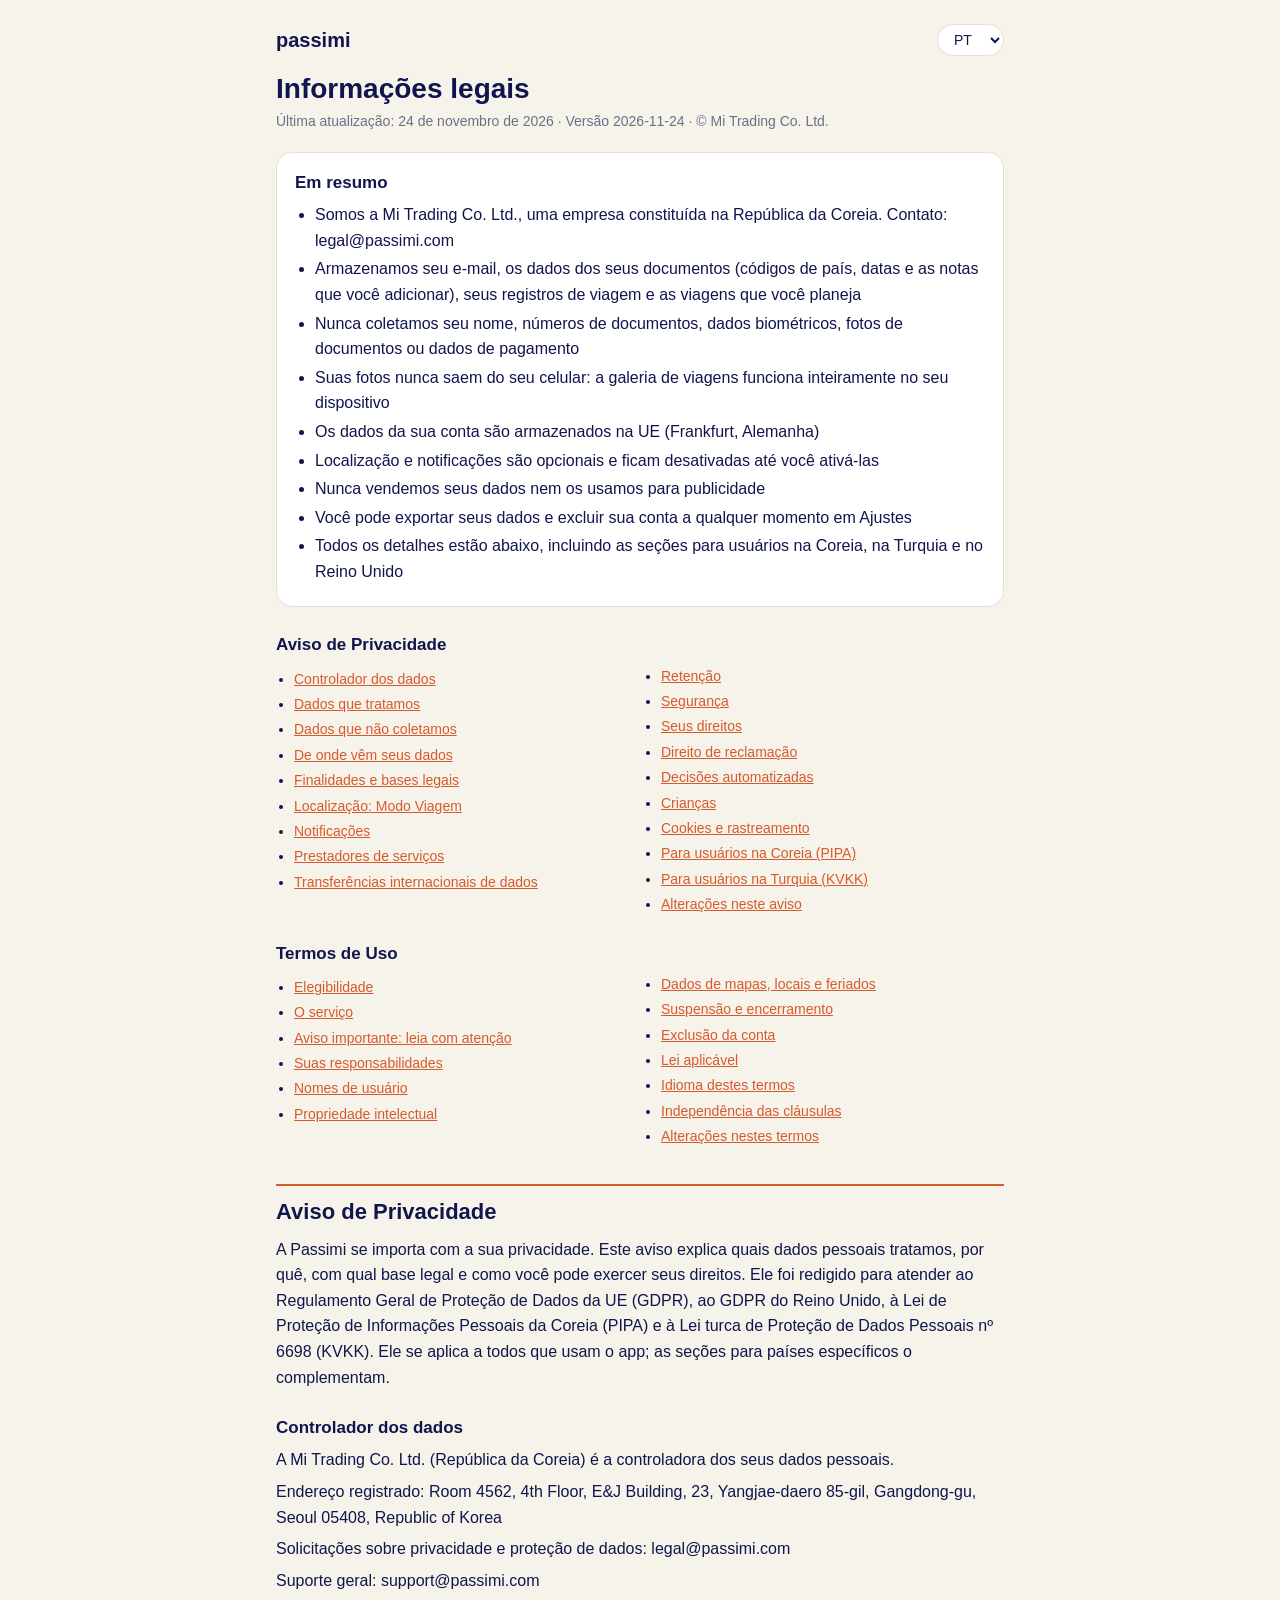
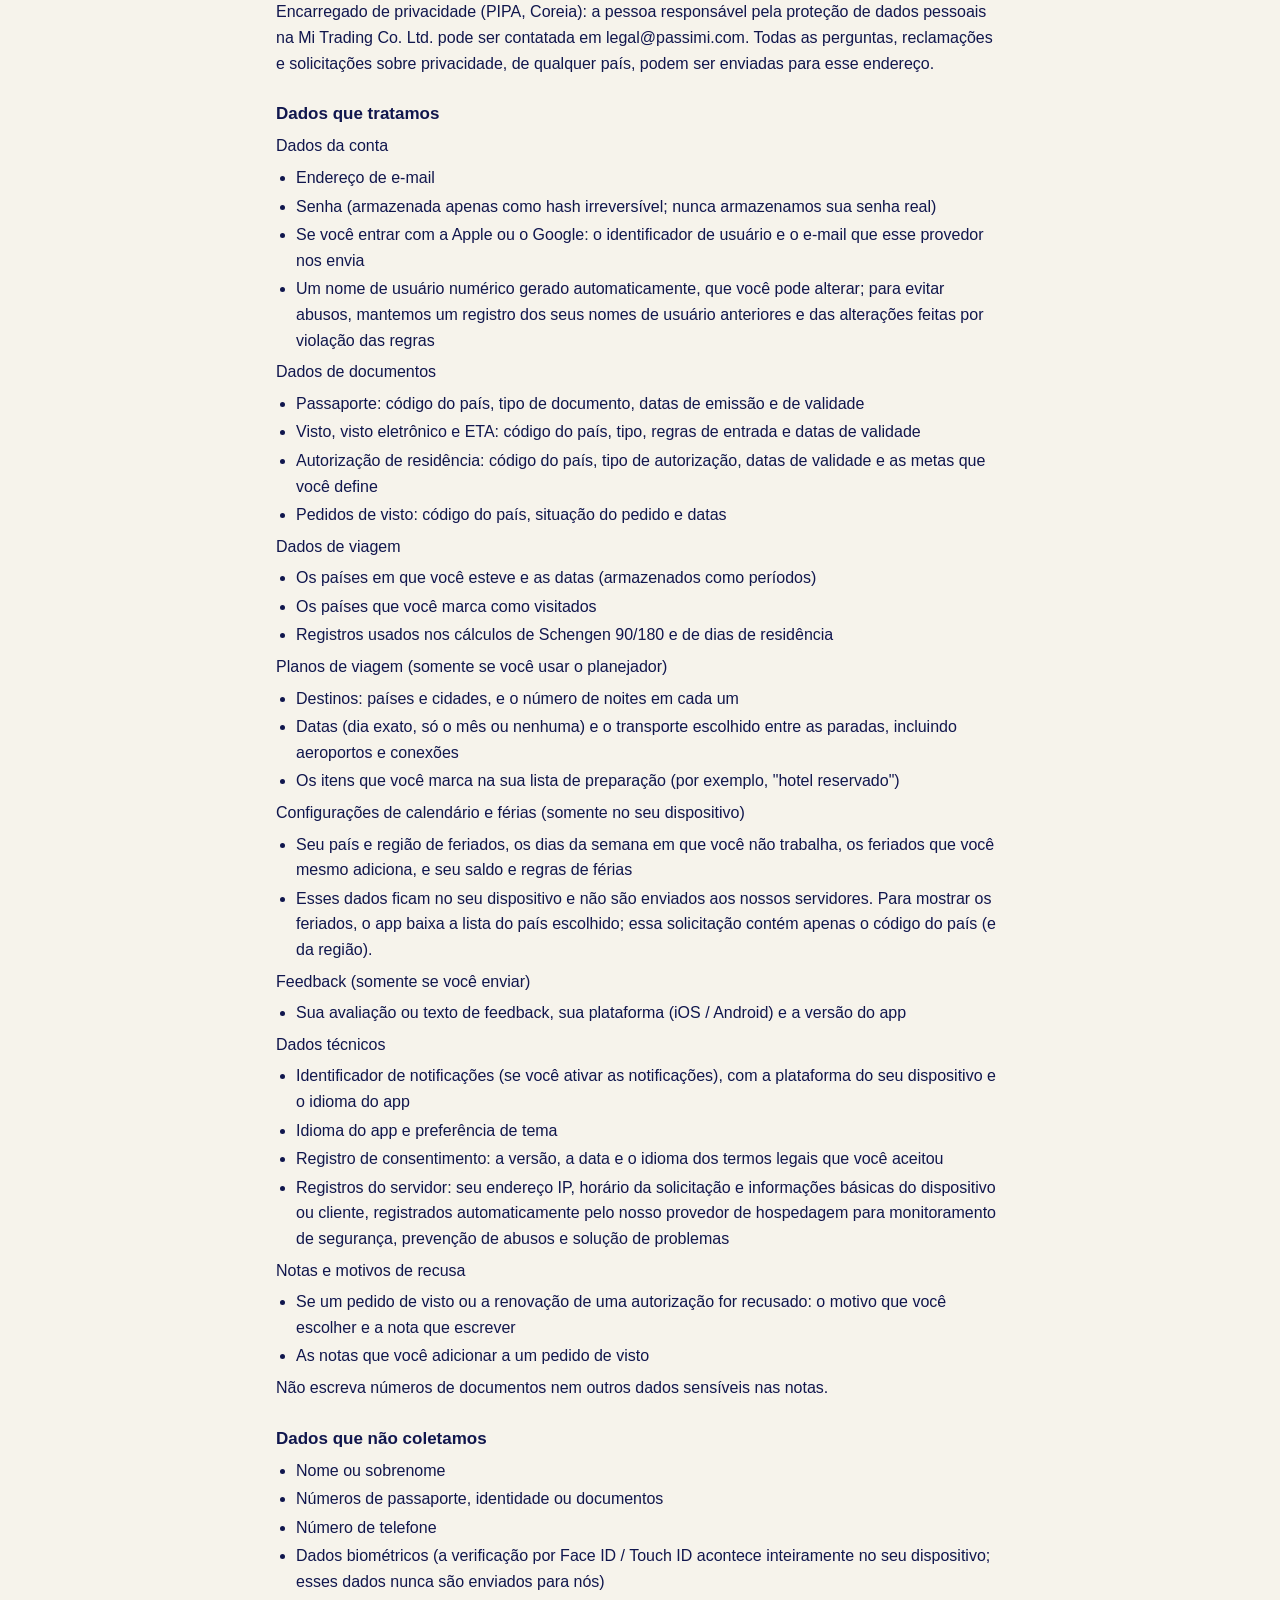
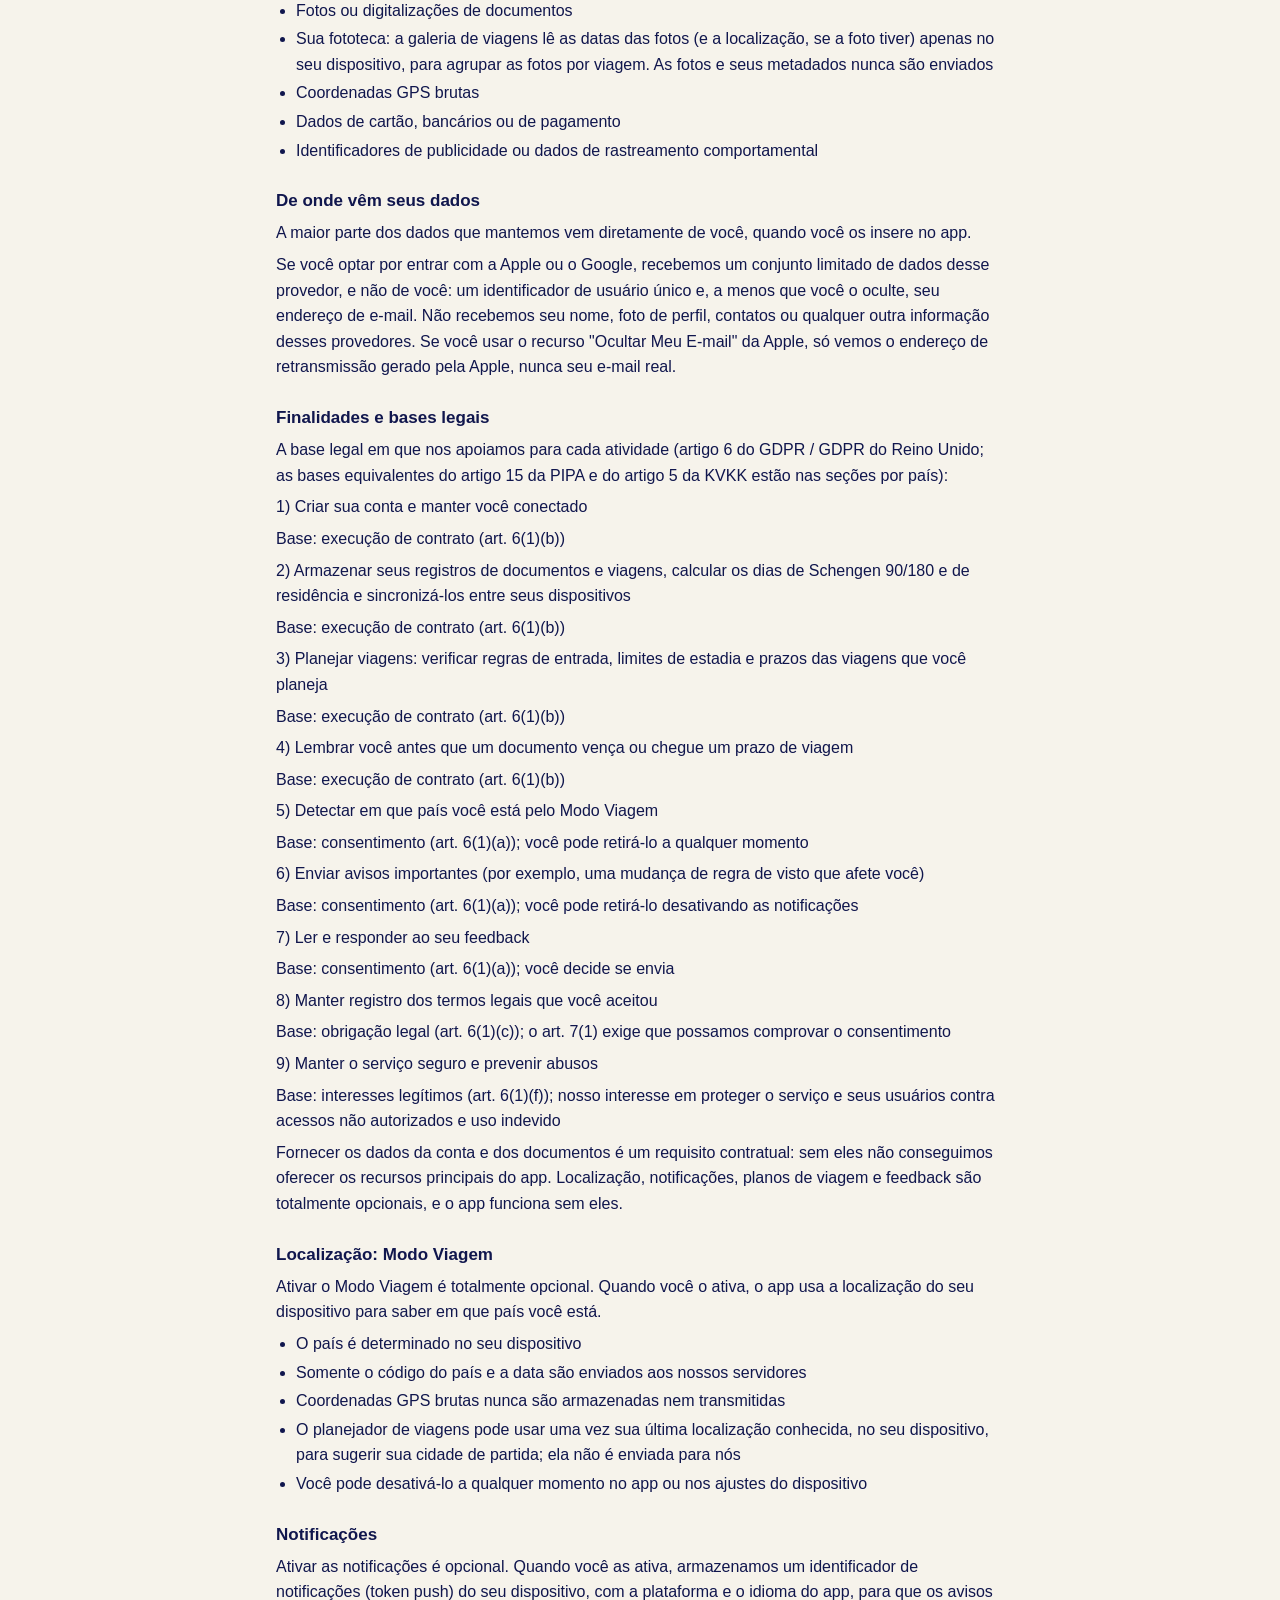
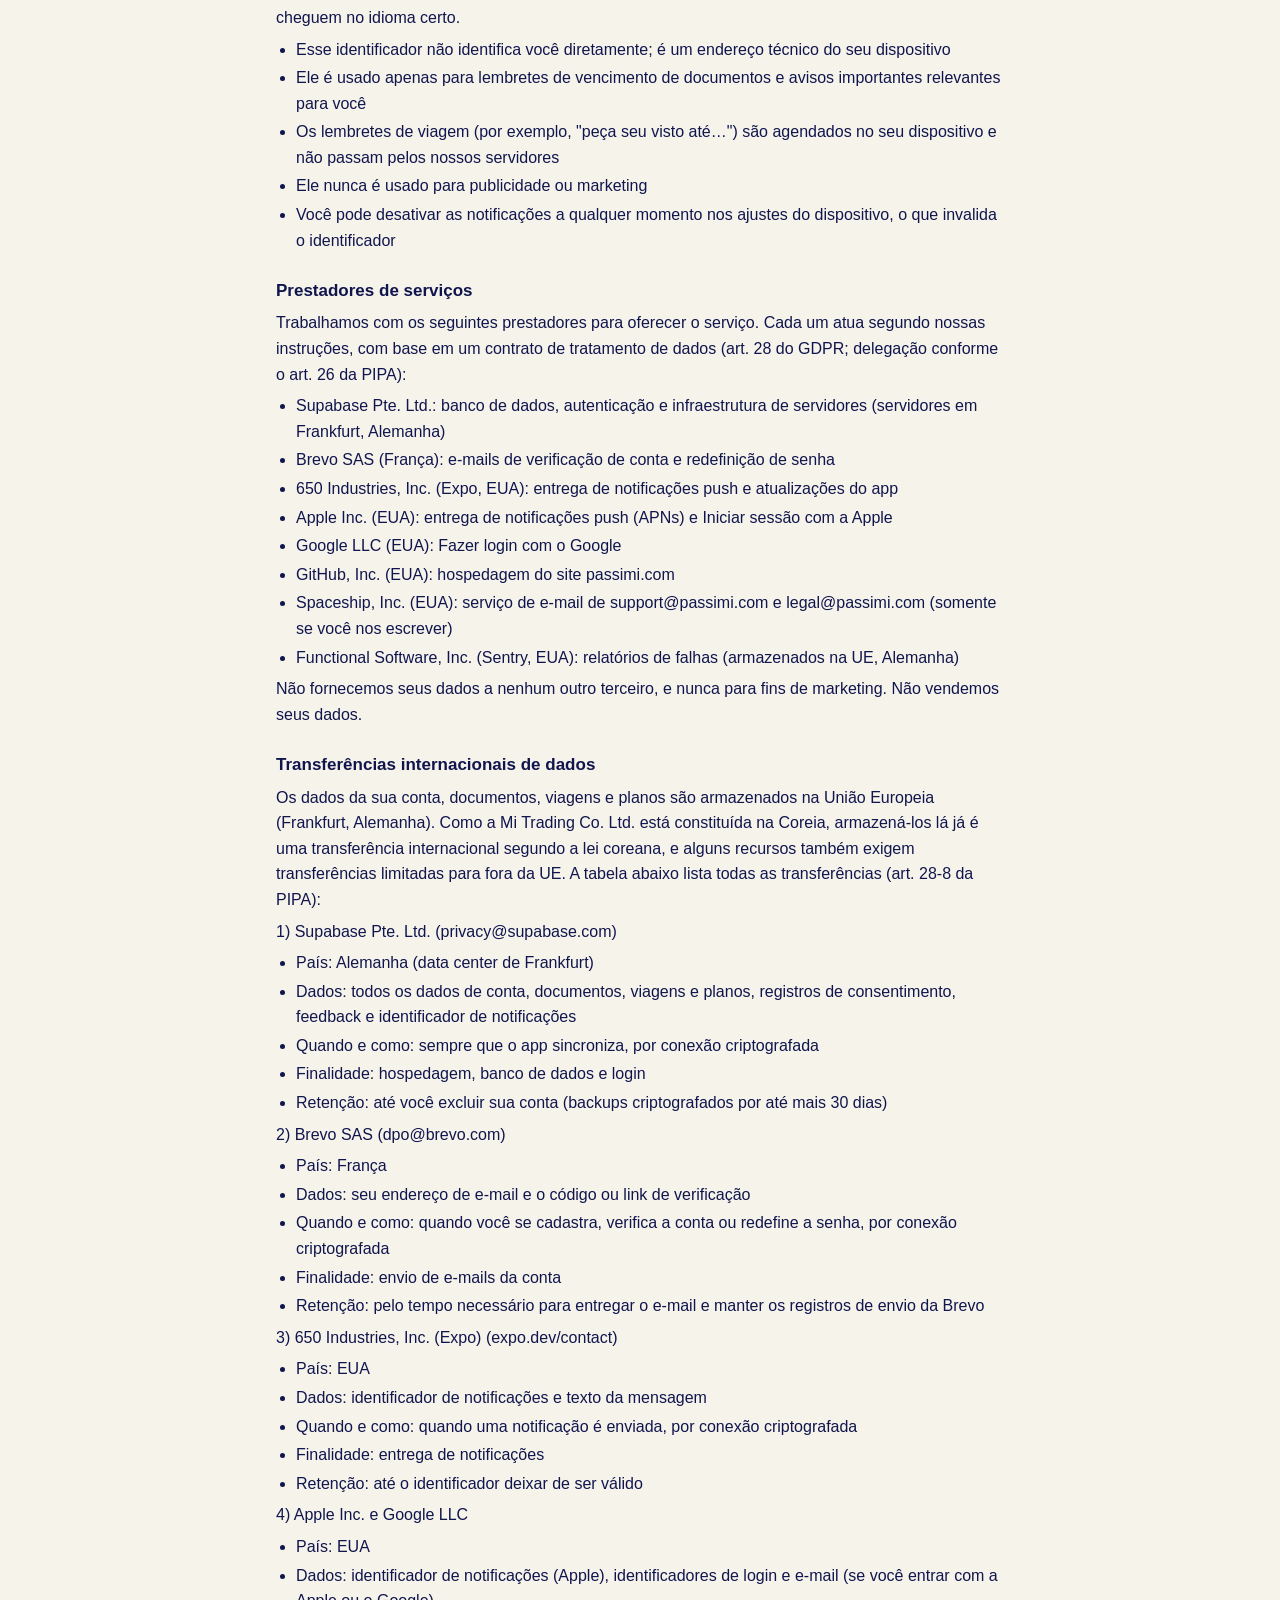
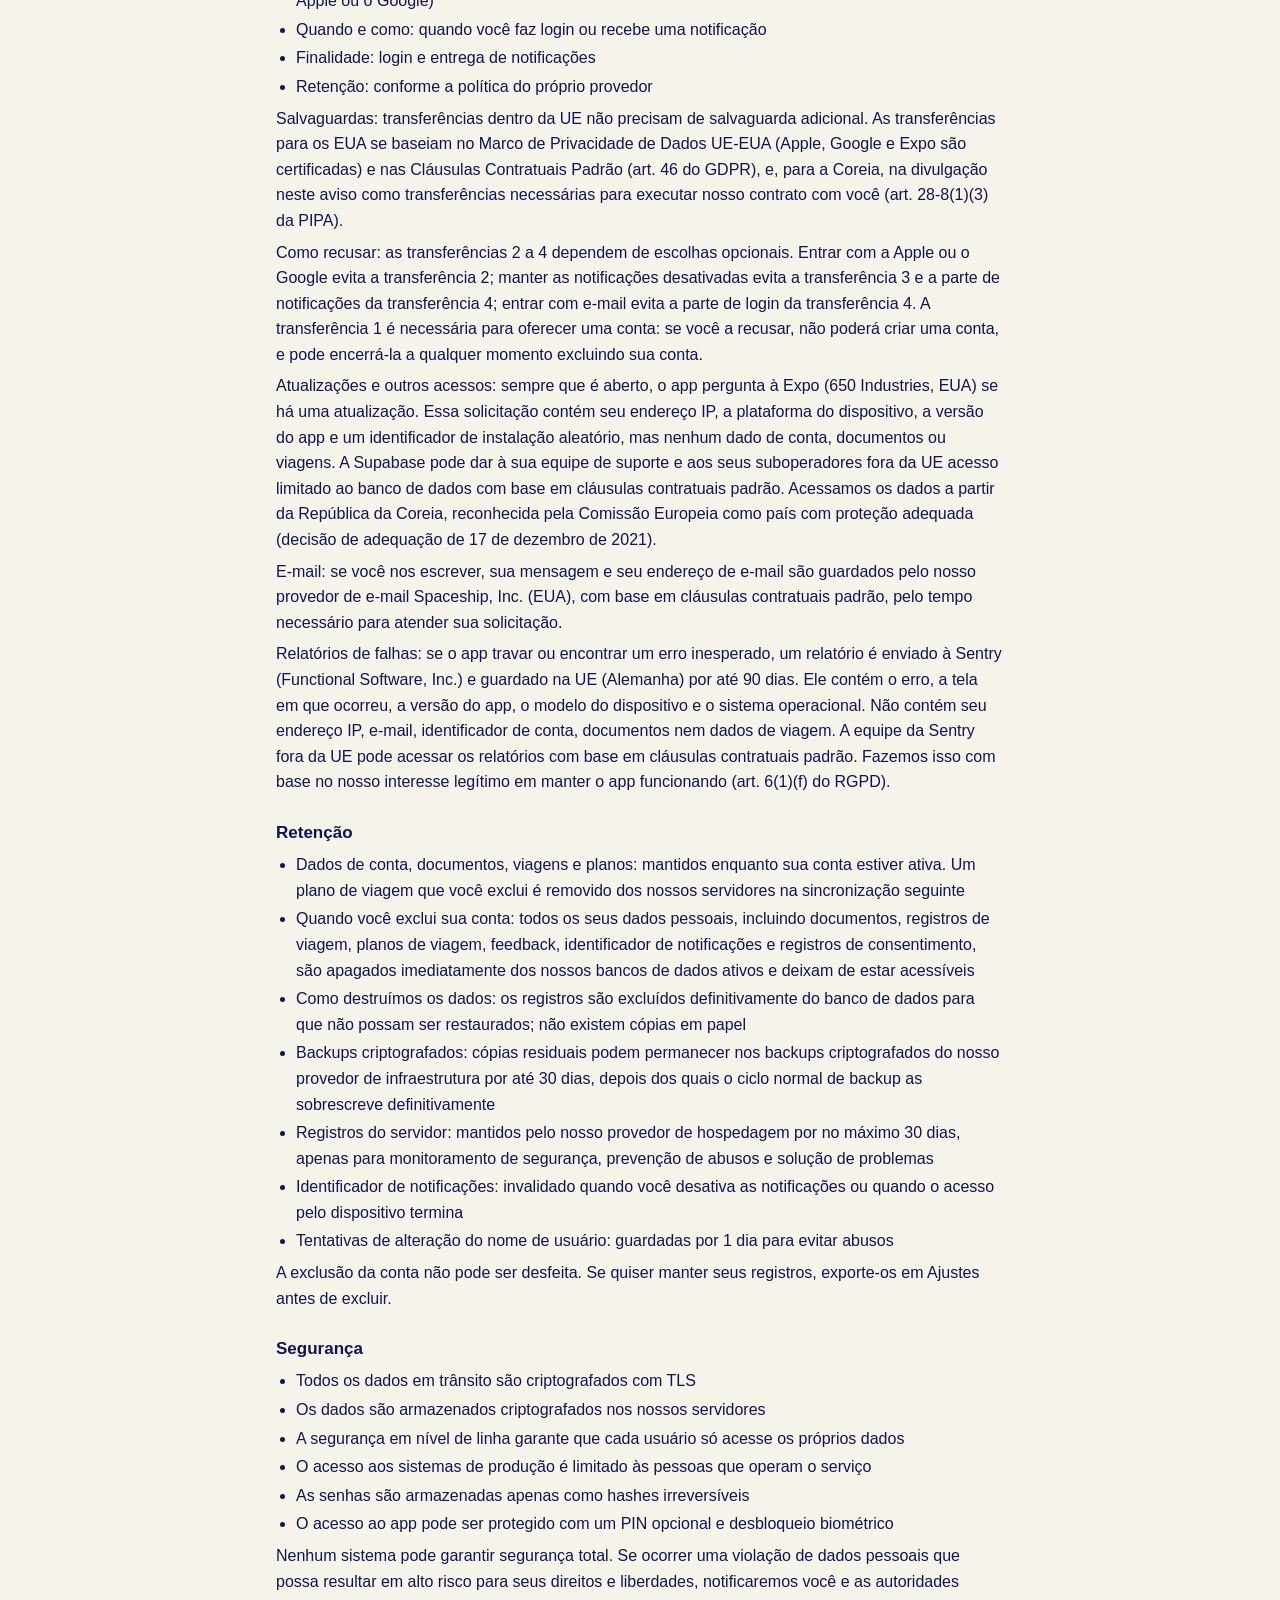
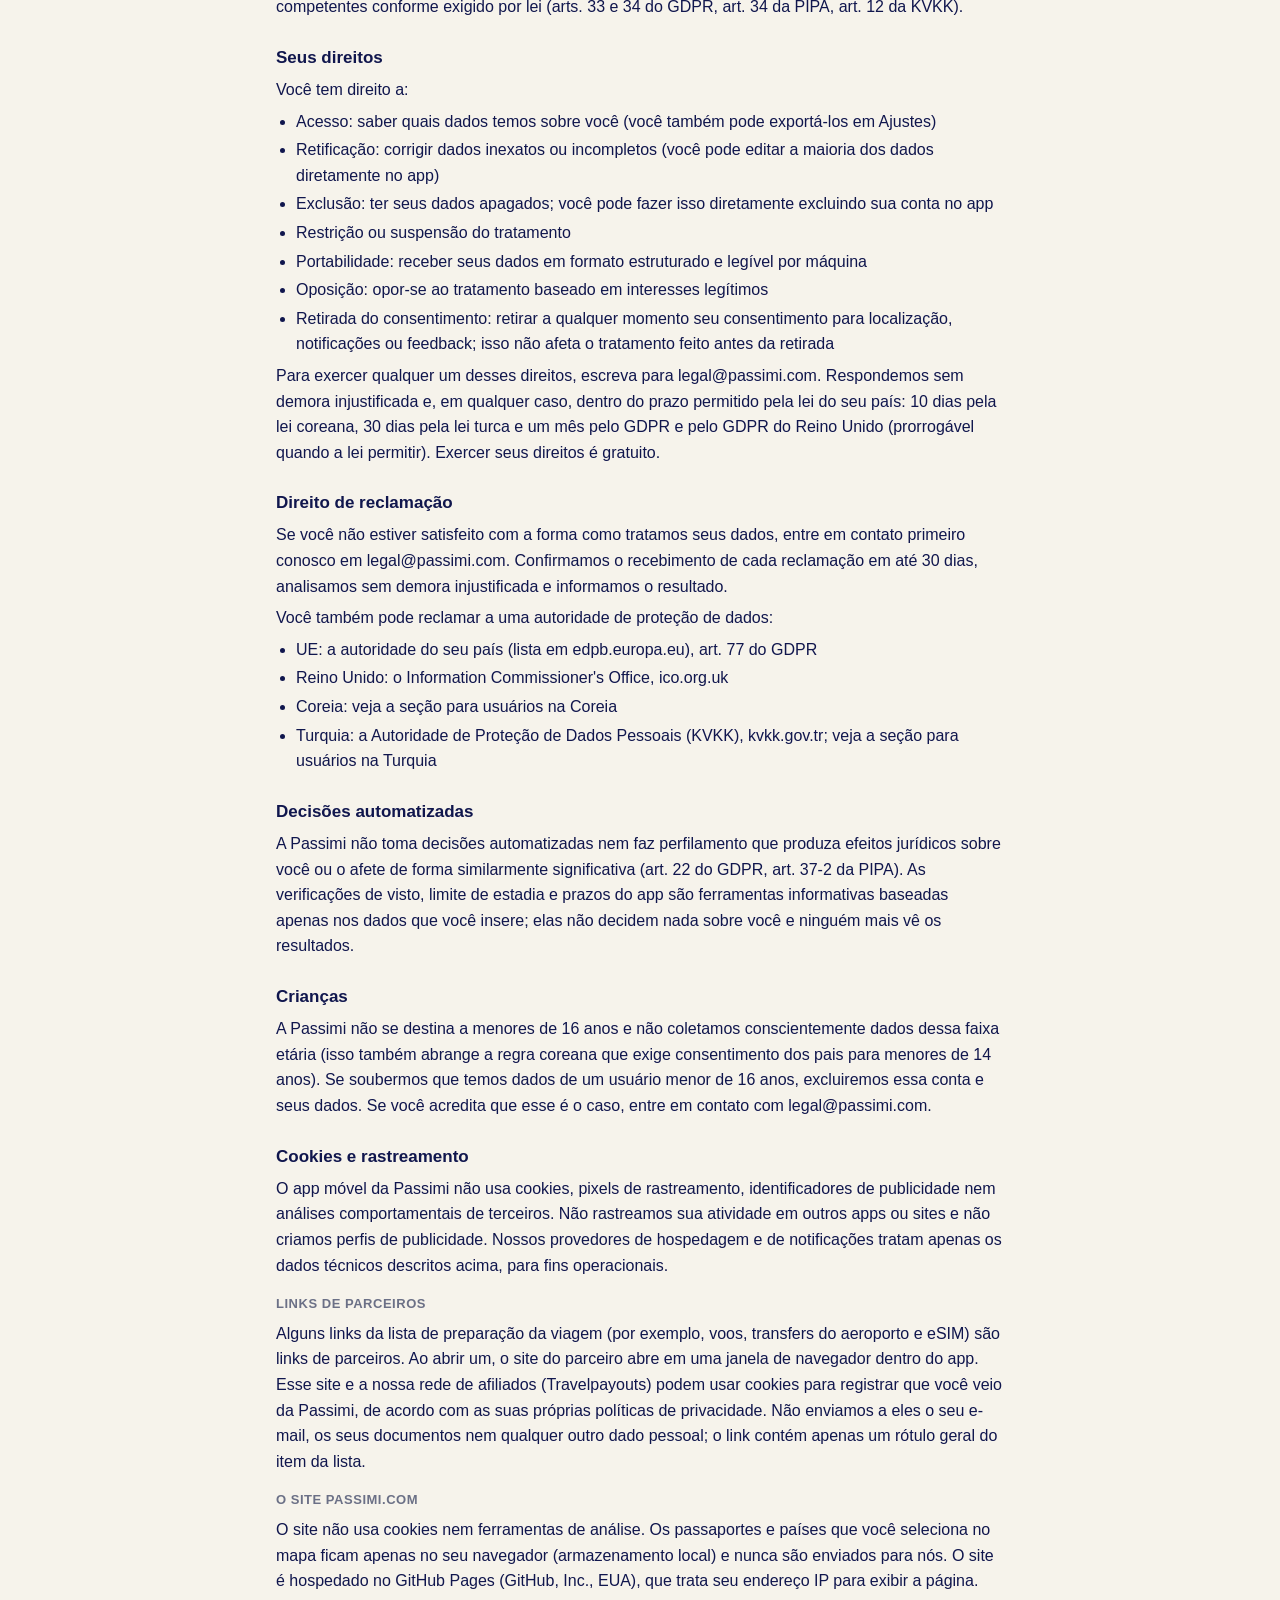
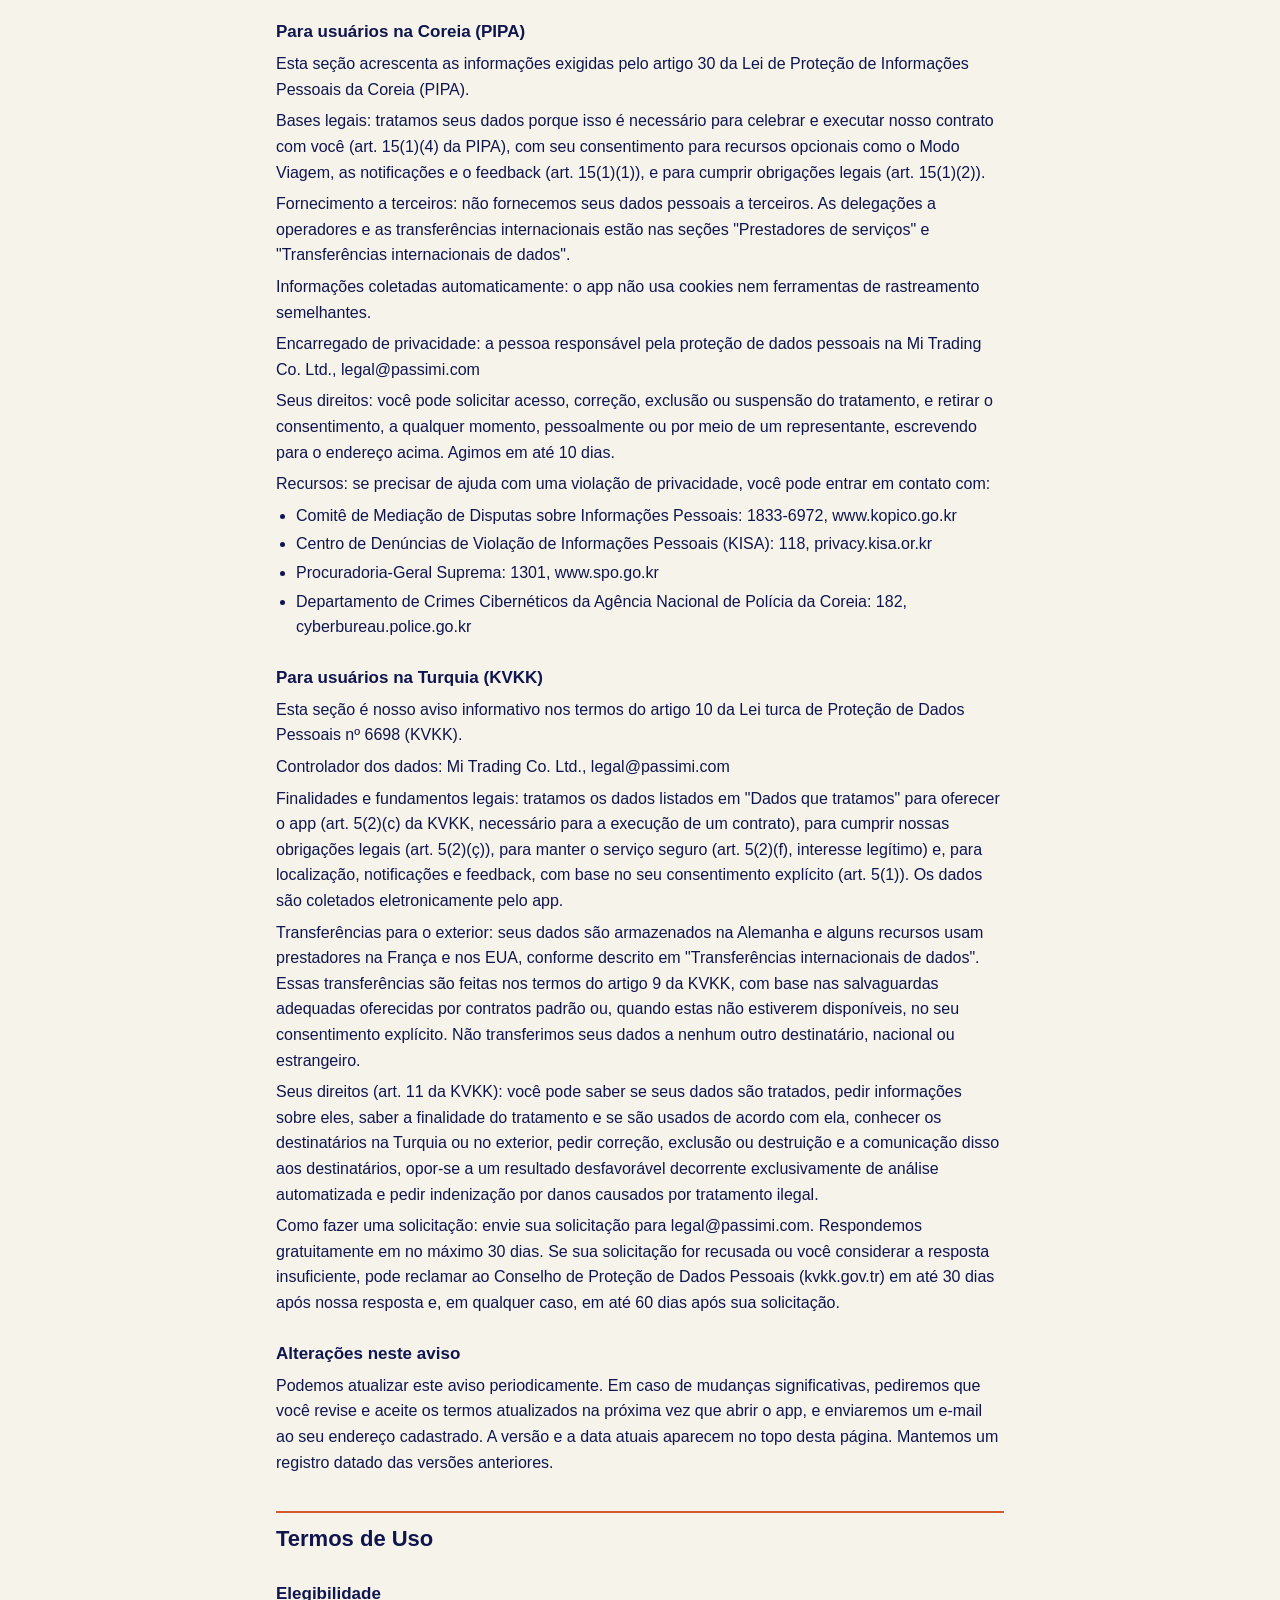
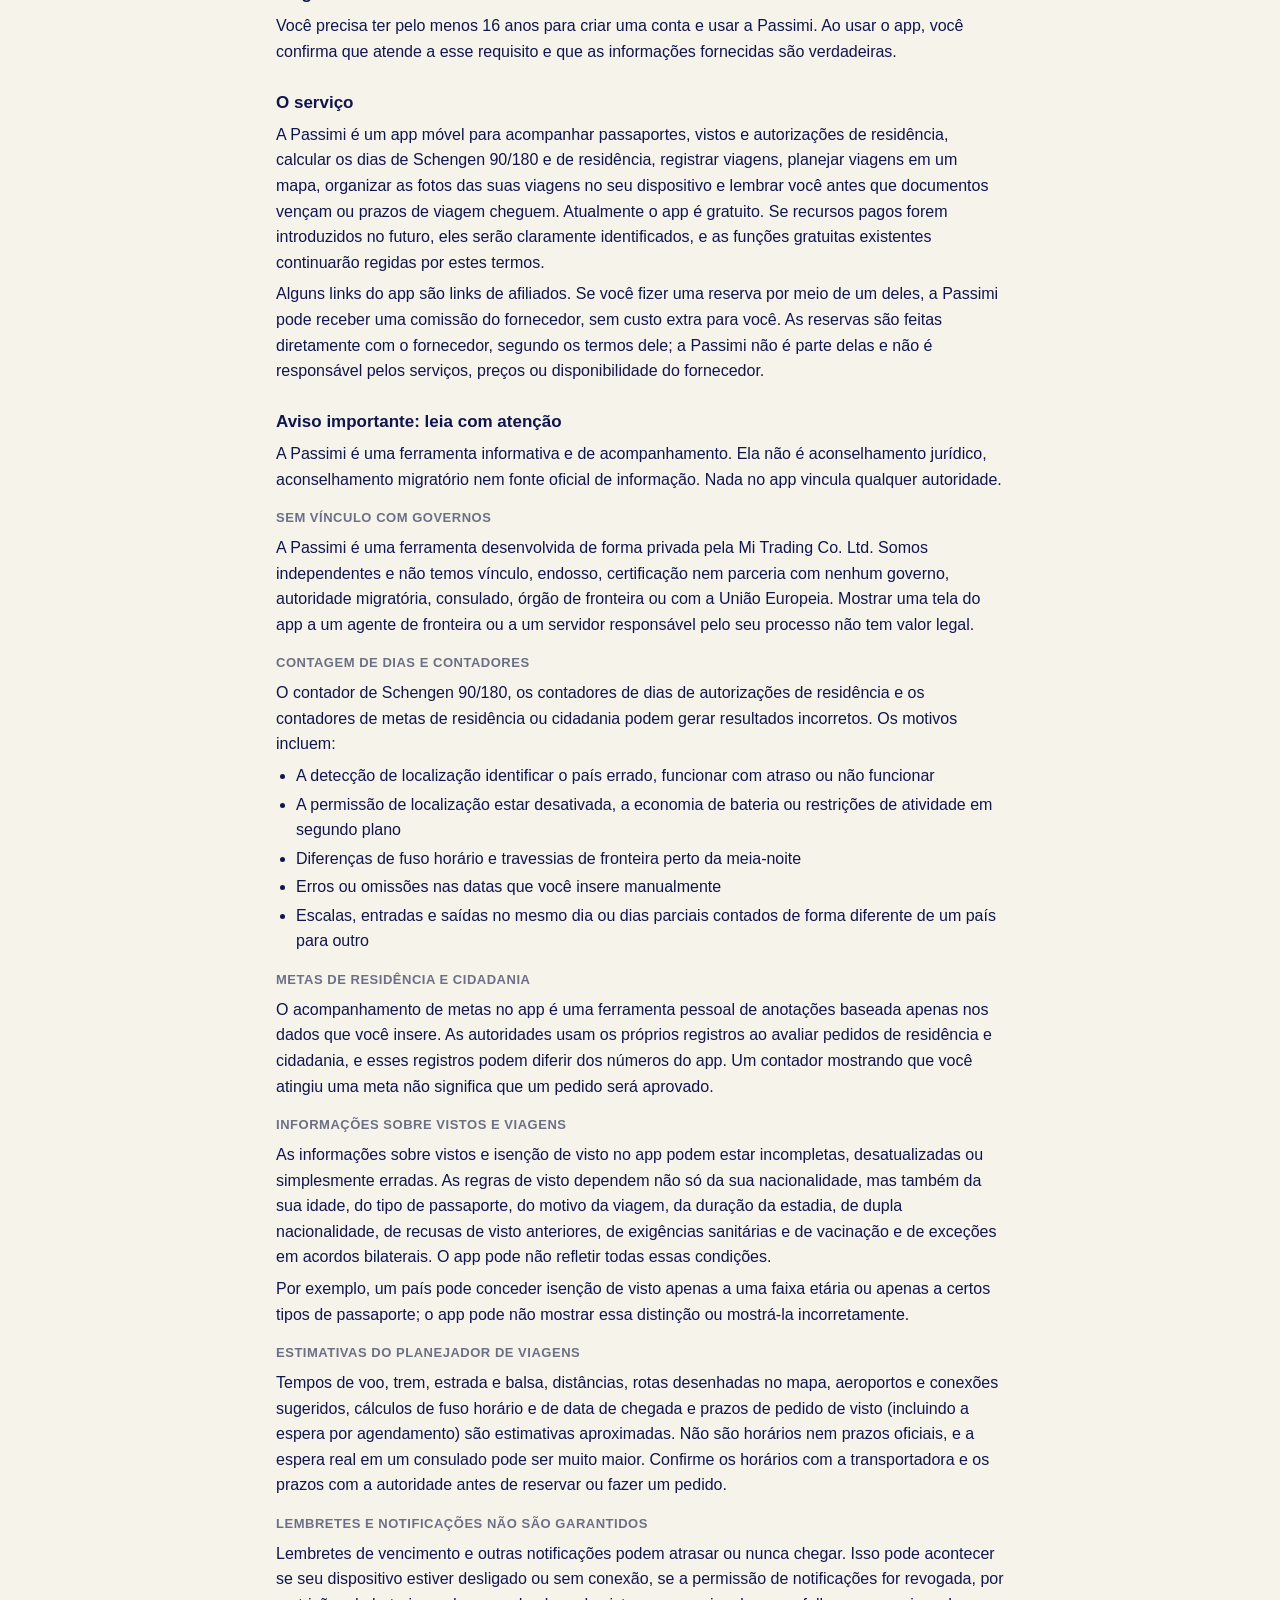
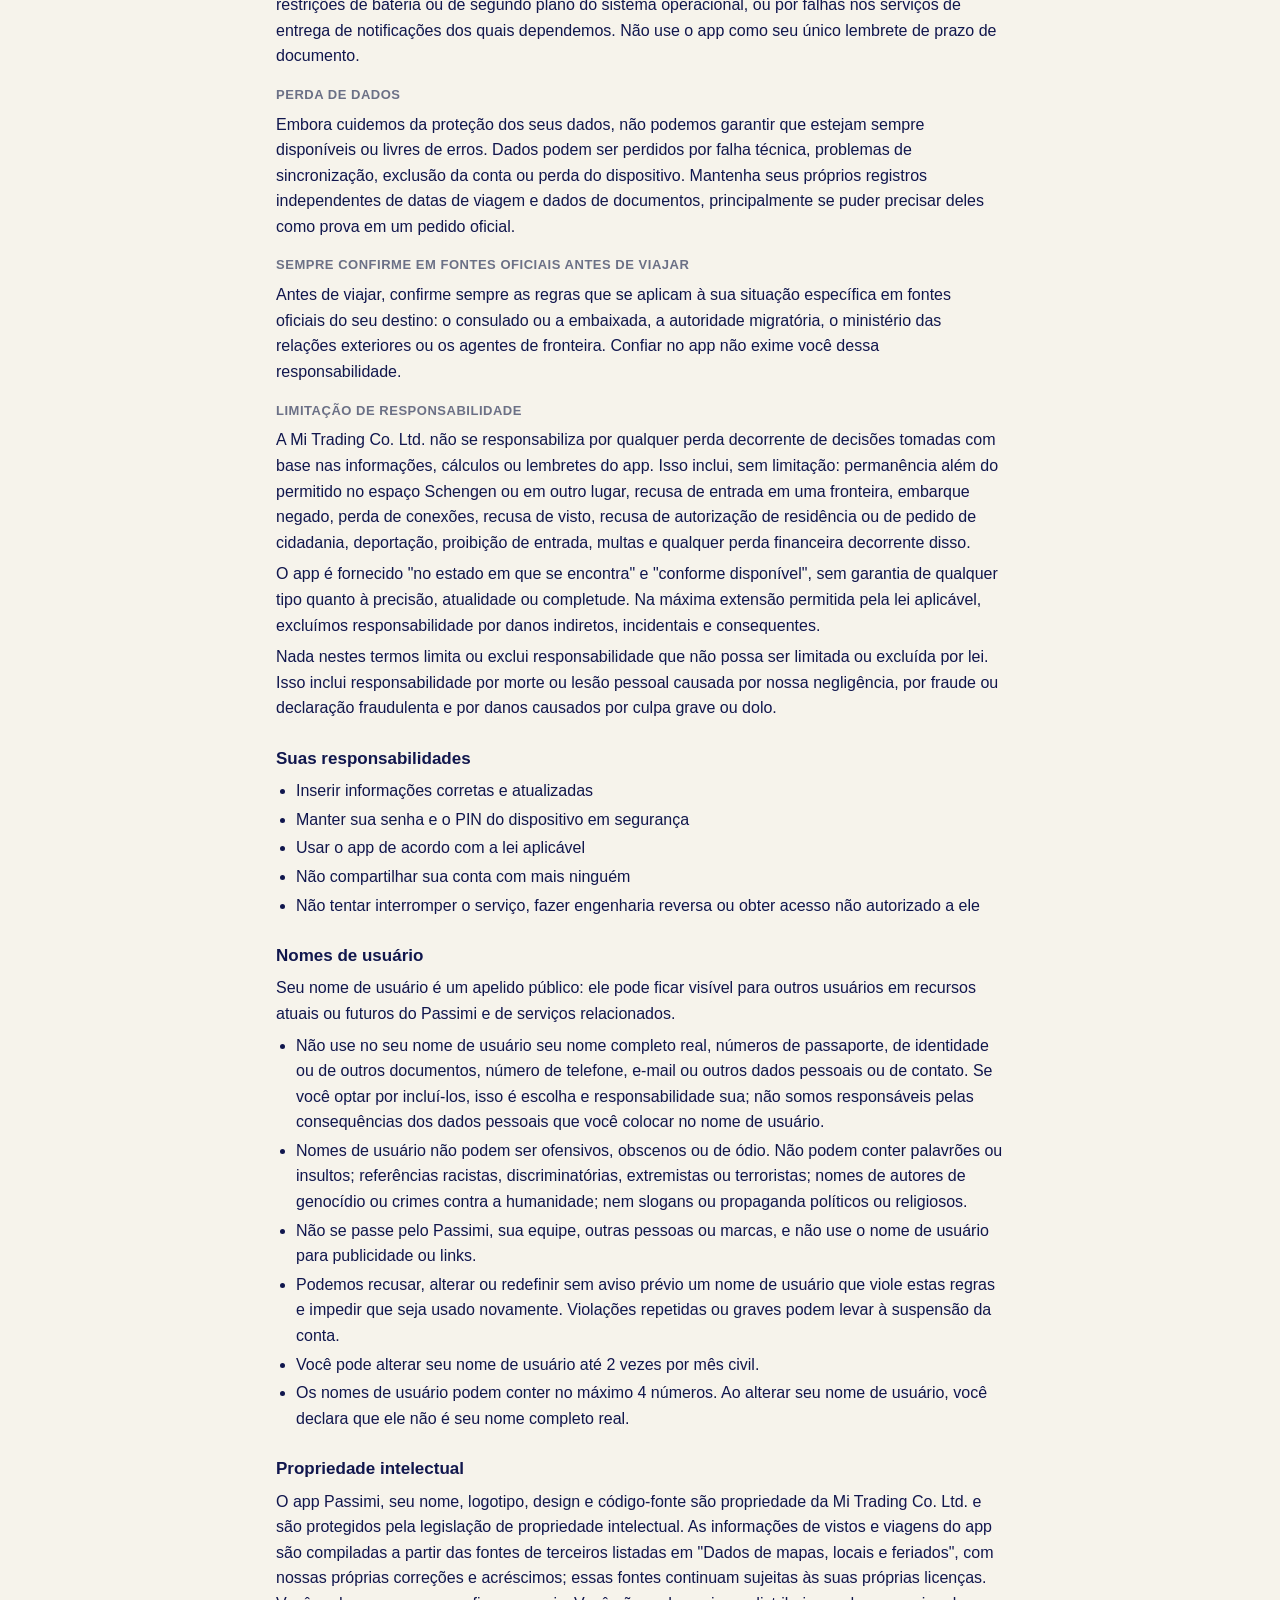
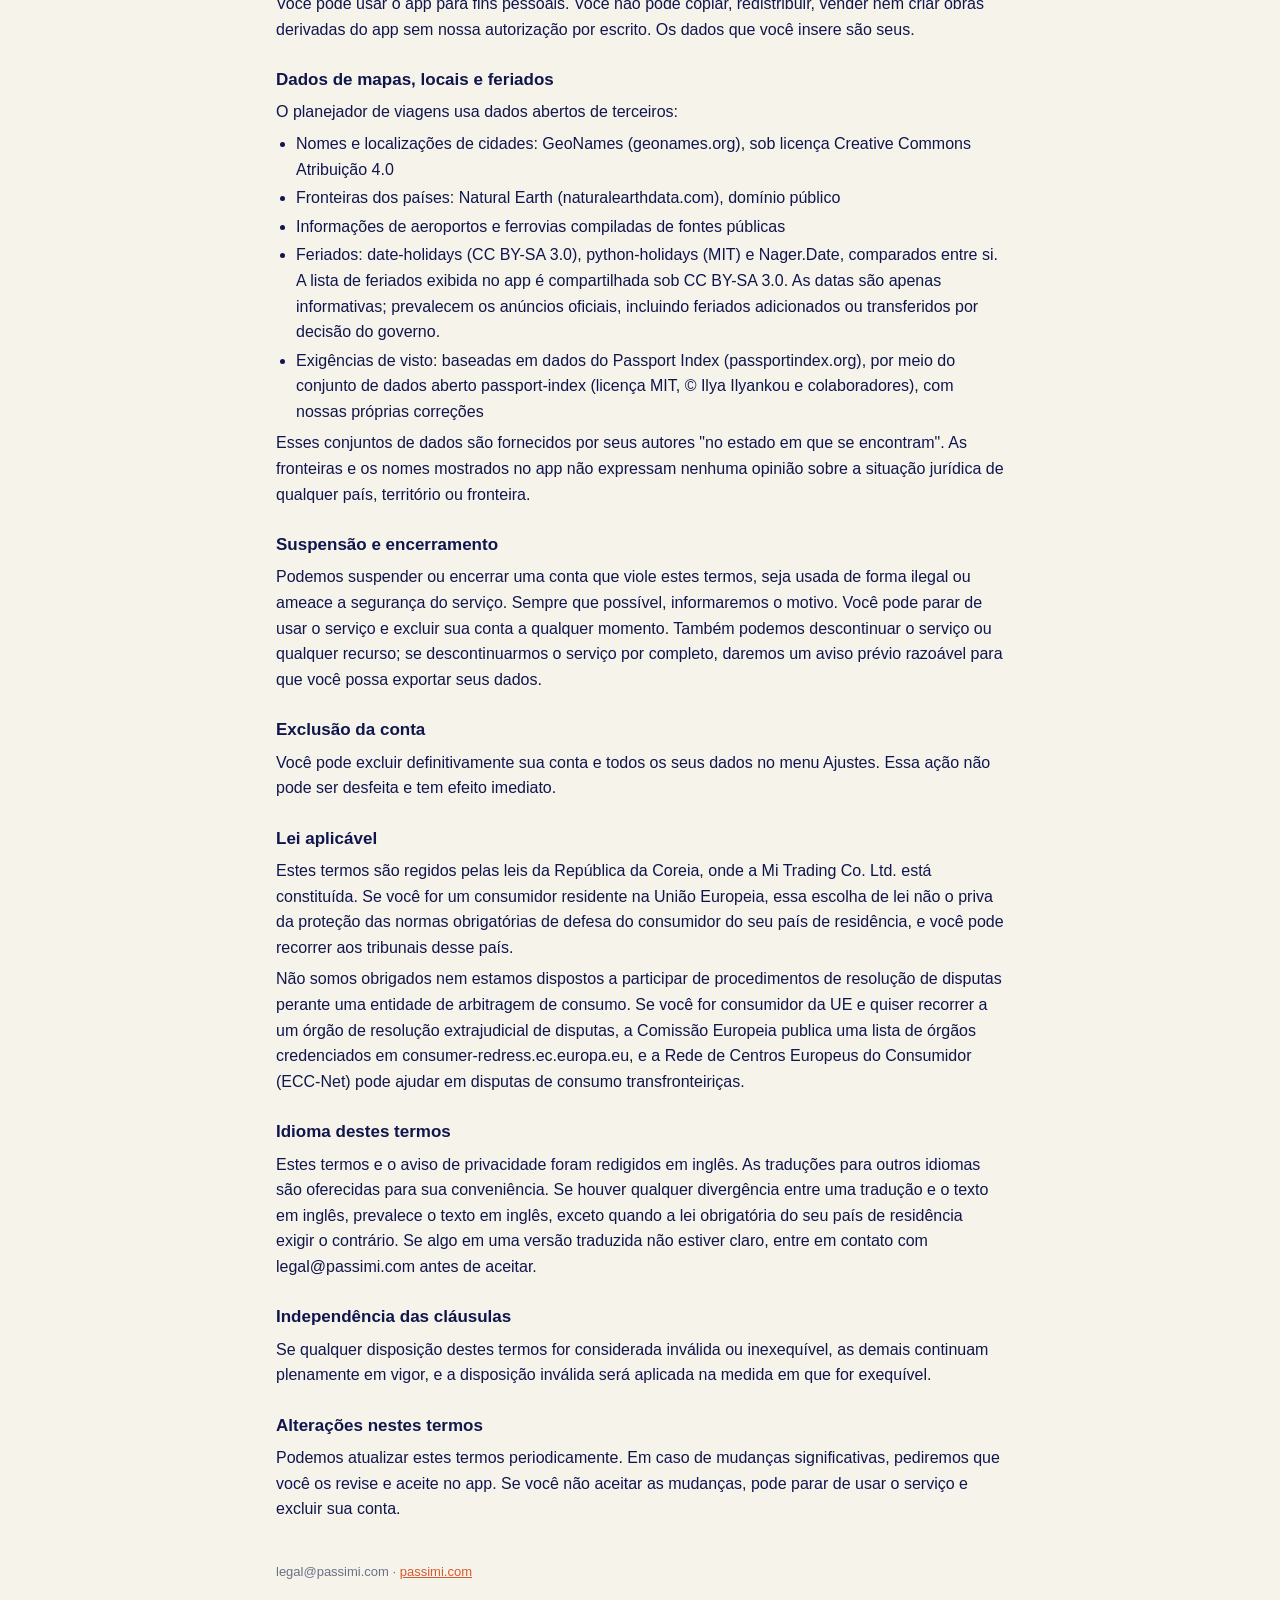
<file: legal/pt.html>
<!doctype html>
<html lang="pt">
<head>
<meta charset="utf-8">
<meta name="viewport" content="width=device-width, initial-scale=1">
<title>Passimi — Informações legais</title>
<meta name="description" content="Aviso de Privacidade · Termos de Uso">
<link rel="canonical" href="https://passimi.com/legal/pt.html">
<link rel="icon" href="../favicon.svg" type="image/svg+xml">
<style>
:root{--bg:#F6F3EB;--surface:#FFFFFF;--ink:#10164D;--muted:#6B7086;--border:#E4DFD2;--orange:#D75A2C}
*{box-sizing:border-box}
body{margin:0;background:var(--bg);color:var(--ink);font:16px/1.6 -apple-system,BlinkMacSystemFont,"Segoe UI",Roboto,"Noto Sans",sans-serif;-webkit-font-smoothing:antialiased}
.wrap{max-width:760px;margin:0 auto;padding:24px 16px 64px}
header{display:flex;align-items:center;justify-content:space-between;gap:12px;margin-bottom:8px}
header a{color:var(--ink);font-weight:800;text-decoration:none;font-size:20px}
select{background:var(--surface);border:1px solid var(--border);border-radius:999px;padding:6px 12px;font:inherit;font-size:14px;color:var(--ink)}
h1{font-size:28px;line-height:1.2;margin:16px 0 4px}
.meta{color:var(--muted);font-size:14px;margin-bottom:20px}
.card{background:var(--surface);border:1px solid var(--border);border-radius:16px;padding:16px 18px;margin:16px 0}
h2{font-size:22px;margin:36px 0 8px;padding-top:8px;border-top:2px solid var(--orange)}
h3{font-size:17px;margin:24px 0 6px}
h4{font-size:13px;letter-spacing:.04em;margin:16px 0 4px;color:var(--muted)}
p{margin:6px 0}
ul{margin:6px 0;padding-inline-start:20px}
li{margin:3px 0}
nav ul{columns:2;column-gap:24px;font-size:14px;padding-inline-start:18px}
@media (max-width:560px){nav ul{columns:1}}
a{color:var(--orange)}
footer{margin-top:40px;color:var(--muted);font-size:13px}
</style>
</head>
<body><div class="wrap">
<header><a href="/">passimi</a><select aria-label="Language" onchange="location.href=this.value"><option value="ar.html">AR</option><option value="./">EN</option><option value="es.html">ES</option><option value="fr.html">FR</option><option value="ja.html">JA</option><option value="ko.html">KO</option><option value="pt.html" selected>PT</option><option value="ru.html">RU</option><option value="tr.html">TR</option><option value="uk.html">UK</option><option value="zh.html">ZH</option></select></header>
<h1>Informações legais</h1>
<div class="meta">Última atualização: 24 de novembro de 2026 · Versão 2026-11-24 · © Mi Trading Co. Ltd.</div>
<div class="card"><h3 style="margin-top:0">Em resumo</h3><ul><li>Somos a Mi Trading Co. Ltd., uma empresa constituída na República da Coreia. Contato: legal@passimi.com</li><li>Armazenamos seu e-mail, os dados dos seus documentos (códigos de país, datas e as notas que você adicionar), seus registros de viagem e as viagens que você planeja</li><li>Nunca coletamos seu nome, números de documentos, dados biométricos, fotos de documentos ou dados de pagamento</li><li>Suas fotos nunca saem do seu celular: a galeria de viagens funciona inteiramente no seu dispositivo</li><li>Os dados da sua conta são armazenados na UE (Frankfurt, Alemanha)</li><li>Localização e notificações são opcionais e ficam desativadas até você ativá-las</li><li>Nunca vendemos seus dados nem os usamos para publicidade</li><li>Você pode exportar seus dados e excluir sua conta a qualquer momento em Ajustes</li><li>Todos os detalhes estão abaixo, incluindo as seções para usuários na Coreia, na Turquia e no Reino Unido</li></ul></div>
<nav><h3>Aviso de Privacidade</h3><ul><li><a href="#controller">Controlador dos dados</a></li><li><a href="#collected">Dados que tratamos</a></li><li><a href="#notCollected">Dados que não coletamos</a></li><li><a href="#source">De onde vêm seus dados</a></li><li><a href="#purposes">Finalidades e bases legais</a></li><li><a href="#location">Localização: Modo Viagem</a></li><li><a href="#notifications">Notificações</a></li><li><a href="#processors">Prestadores de serviços</a></li><li><a href="#transfer">Transferências internacionais de dados</a></li><li><a href="#retention">Retenção</a></li><li><a href="#security">Segurança</a></li><li><a href="#rights">Seus direitos</a></li><li><a href="#complaint">Direito de reclamação</a></li><li><a href="#automated">Decisões automatizadas</a></li><li><a href="#children">Crianças</a></li><li><a href="#cookies">Cookies e rastreamento</a></li><li><a href="#korea">Para usuários na Coreia (PIPA)</a></li><li><a href="#turkey">Para usuários na Turquia (KVKK)</a></li><li><a href="#changes">Alterações neste aviso</a></li></ul><h3>Termos de Uso</h3><ul><li><a href="#eligibility">Elegibilidade</a></li><li><a href="#service">O serviço</a></li><li><a href="#disclaimer">Aviso importante: leia com atenção</a></li><li><a href="#obligations">Suas responsabilidades</a></li><li><a href="#usernames">Nomes de usuário</a></li><li><a href="#ip">Propriedade intelectual</a></li><li><a href="#dataSources">Dados de mapas, locais e feriados</a></li><li><a href="#suspension">Suspensão e encerramento</a></li><li><a href="#deletion">Exclusão da conta</a></li><li><a href="#governingLaw">Lei aplicável</a></li><li><a href="#language">Idioma destes termos</a></li><li><a href="#severability">Independência das cláusulas</a></li><li><a href="#termsChanges">Alterações nestes termos</a></li></ul></nav>
<h2 id="privacy">Aviso de Privacidade</h2><p>A Passimi se importa com a sua privacidade. Este aviso explica quais dados pessoais tratamos, por quê, com qual base legal e como você pode exercer seus direitos. Ele foi redigido para atender ao Regulamento Geral de Proteção de Dados da UE (GDPR), ao GDPR do Reino Unido, à Lei de Proteção de Informações Pessoais da Coreia (PIPA) e à Lei turca de Proteção de Dados Pessoais nº 6698 (KVKK). Ele se aplica a todos que usam o app; as seções para países específicos o complementam.</p><section id="controller"><h3>Controlador dos dados</h3><p>A Mi Trading Co. Ltd. (República da Coreia) é a controladora dos seus dados pessoais.</p><p>Endereço registrado: Room 4562, 4th Floor, E&amp;J Building, 23, Yangjae-daero 85-gil, Gangdong-gu, Seoul 05408, Republic of Korea</p><p>Solicitações sobre privacidade e proteção de dados: legal@passimi.com</p><p>Suporte geral: support@passimi.com</p><p>Encarregado de privacidade (PIPA, Coreia): a pessoa responsável pela proteção de dados pessoais na Mi Trading Co. Ltd. pode ser contatada em legal@passimi.com. Todas as perguntas, reclamações e solicitações sobre privacidade, de qualquer país, podem ser enviadas para esse endereço.</p></section><section id="collected"><h3>Dados que tratamos</h3><p>Dados da conta</p><ul><li>Endereço de e-mail</li><li>Senha (armazenada apenas como hash irreversível; nunca armazenamos sua senha real)</li><li>Se você entrar com a Apple ou o Google: o identificador de usuário e o e-mail que esse provedor nos envia</li><li>Um nome de usuário numérico gerado automaticamente, que você pode alterar; para evitar abusos, mantemos um registro dos seus nomes de usuário anteriores e das alterações feitas por violação das regras</li></ul><p>Dados de documentos</p><ul><li>Passaporte: código do país, tipo de documento, datas de emissão e de validade</li><li>Visto, visto eletrônico e ETA: código do país, tipo, regras de entrada e datas de validade</li><li>Autorização de residência: código do país, tipo de autorização, datas de validade e as metas que você define</li><li>Pedidos de visto: código do país, situação do pedido e datas</li></ul><p>Dados de viagem</p><ul><li>Os países em que você esteve e as datas (armazenados como períodos)</li><li>Os países que você marca como visitados</li><li>Registros usados nos cálculos de Schengen 90/180 e de dias de residência</li></ul><p>Planos de viagem (somente se você usar o planejador)</p><ul><li>Destinos: países e cidades, e o número de noites em cada um</li><li>Datas (dia exato, só o mês ou nenhuma) e o transporte escolhido entre as paradas, incluindo aeroportos e conexões</li><li>Os itens que você marca na sua lista de preparação (por exemplo, "hotel reservado")</li></ul><p>Configurações de calendário e férias (somente no seu dispositivo)</p><ul><li>Seu país e região de feriados, os dias da semana em que você não trabalha, os feriados que você mesmo adiciona, e seu saldo e regras de férias</li><li>Esses dados ficam no seu dispositivo e não são enviados aos nossos servidores. Para mostrar os feriados, o app baixa a lista do país escolhido; essa solicitação contém apenas o código do país (e da região).</li></ul><p>Feedback (somente se você enviar)</p><ul><li>Sua avaliação ou texto de feedback, sua plataforma (iOS / Android) e a versão do app</li></ul><p>Dados técnicos</p><ul><li>Identificador de notificações (se você ativar as notificações), com a plataforma do seu dispositivo e o idioma do app</li><li>Idioma do app e preferência de tema</li><li>Registro de consentimento: a versão, a data e o idioma dos termos legais que você aceitou</li><li>Registros do servidor: seu endereço IP, horário da solicitação e informações básicas do dispositivo ou cliente, registrados automaticamente pelo nosso provedor de hospedagem para monitoramento de segurança, prevenção de abusos e solução de problemas</li></ul><p>Notas e motivos de recusa</p><ul><li>Se um pedido de visto ou a renovação de uma autorização for recusado: o motivo que você escolher e a nota que escrever</li><li>As notas que você adicionar a um pedido de visto</li></ul><p>Não escreva números de documentos nem outros dados sensíveis nas notas.</p></section><section id="notCollected"><h3>Dados que não coletamos</h3><ul><li>Nome ou sobrenome</li><li>Números de passaporte, identidade ou documentos</li><li>Número de telefone</li><li>Dados biométricos (a verificação por Face ID / Touch ID acontece inteiramente no seu dispositivo; esses dados nunca são enviados para nós)</li><li>Fotos ou digitalizações de documentos</li><li>Sua fototeca: a galeria de viagens lê as datas das fotos (e a localização, se a foto tiver) apenas no seu dispositivo, para agrupar as fotos por viagem. As fotos e seus metadados nunca são enviados</li><li>Coordenadas GPS brutas</li><li>Dados de cartão, bancários ou de pagamento</li><li>Identificadores de publicidade ou dados de rastreamento comportamental</li></ul></section><section id="source"><h3>De onde vêm seus dados</h3><p>A maior parte dos dados que mantemos vem diretamente de você, quando você os insere no app.</p><p>Se você optar por entrar com a Apple ou o Google, recebemos um conjunto limitado de dados desse provedor, e não de você: um identificador de usuário único e, a menos que você o oculte, seu endereço de e-mail. Não recebemos seu nome, foto de perfil, contatos ou qualquer outra informação desses provedores. Se você usar o recurso "Ocultar Meu E-mail" da Apple, só vemos o endereço de retransmissão gerado pela Apple, nunca seu e-mail real.</p></section><section id="purposes"><h3>Finalidades e bases legais</h3><p>A base legal em que nos apoiamos para cada atividade (artigo 6 do GDPR / GDPR do Reino Unido; as bases equivalentes do artigo 15 da PIPA e do artigo 5 da KVKK estão nas seções por país):</p><p>1) Criar sua conta e manter você conectado</p><p>Base: execução de contrato (art. 6(1)(b))</p><p>2) Armazenar seus registros de documentos e viagens, calcular os dias de Schengen 90/180 e de residência e sincronizá-los entre seus dispositivos</p><p>Base: execução de contrato (art. 6(1)(b))</p><p>3) Planejar viagens: verificar regras de entrada, limites de estadia e prazos das viagens que você planeja</p><p>Base: execução de contrato (art. 6(1)(b))</p><p>4) Lembrar você antes que um documento vença ou chegue um prazo de viagem</p><p>Base: execução de contrato (art. 6(1)(b))</p><p>5) Detectar em que país você está pelo Modo Viagem</p><p>Base: consentimento (art. 6(1)(a)); você pode retirá-lo a qualquer momento</p><p>6) Enviar avisos importantes (por exemplo, uma mudança de regra de visto que afete você)</p><p>Base: consentimento (art. 6(1)(a)); você pode retirá-lo desativando as notificações</p><p>7) Ler e responder ao seu feedback</p><p>Base: consentimento (art. 6(1)(a)); você decide se envia</p><p>8) Manter registro dos termos legais que você aceitou</p><p>Base: obrigação legal (art. 6(1)(c)); o art. 7(1) exige que possamos comprovar o consentimento</p><p>9) Manter o serviço seguro e prevenir abusos</p><p>Base: interesses legítimos (art. 6(1)(f)); nosso interesse em proteger o serviço e seus usuários contra acessos não autorizados e uso indevido</p><p>Fornecer os dados da conta e dos documentos é um requisito contratual: sem eles não conseguimos oferecer os recursos principais do app. Localização, notificações, planos de viagem e feedback são totalmente opcionais, e o app funciona sem eles.</p></section><section id="location"><h3>Localização: Modo Viagem</h3><p>Ativar o Modo Viagem é totalmente opcional. Quando você o ativa, o app usa a localização do seu dispositivo para saber em que país você está.</p><ul><li>O país é determinado no seu dispositivo</li><li>Somente o código do país e a data são enviados aos nossos servidores</li><li>Coordenadas GPS brutas nunca são armazenadas nem transmitidas</li><li>O planejador de viagens pode usar uma vez sua última localização conhecida, no seu dispositivo, para sugerir sua cidade de partida; ela não é enviada para nós</li><li>Você pode desativá-lo a qualquer momento no app ou nos ajustes do dispositivo</li></ul></section><section id="notifications"><h3>Notificações</h3><p>Ativar as notificações é opcional. Quando você as ativa, armazenamos um identificador de notificações (token push) do seu dispositivo, com a plataforma e o idioma do app, para que os avisos cheguem no idioma certo.</p><ul><li>Esse identificador não identifica você diretamente; é um endereço técnico do seu dispositivo</li><li>Ele é usado apenas para lembretes de vencimento de documentos e avisos importantes relevantes para você</li><li>Os lembretes de viagem (por exemplo, "peça seu visto até…") são agendados no seu dispositivo e não passam pelos nossos servidores</li><li>Ele nunca é usado para publicidade ou marketing</li><li>Você pode desativar as notificações a qualquer momento nos ajustes do dispositivo, o que invalida o identificador</li></ul></section><section id="processors"><h3>Prestadores de serviços</h3><p>Trabalhamos com os seguintes prestadores para oferecer o serviço. Cada um atua segundo nossas instruções, com base em um contrato de tratamento de dados (art. 28 do GDPR; delegação conforme o art. 26 da PIPA):</p><ul><li>Supabase Pte. Ltd.: banco de dados, autenticação e infraestrutura de servidores (servidores em Frankfurt, Alemanha)</li><li>Brevo SAS (França): e-mails de verificação de conta e redefinição de senha</li><li>650 Industries, Inc. (Expo, EUA): entrega de notificações push e atualizações do app</li><li>Apple Inc. (EUA): entrega de notificações push (APNs) e Iniciar sessão com a Apple</li><li>Google LLC (EUA): Fazer login com o Google</li><li>GitHub, Inc. (EUA): hospedagem do site passimi.com</li><li>Spaceship, Inc. (EUA): serviço de e-mail de support@passimi.com e legal@passimi.com (somente se você nos escrever)</li><li>Functional Software, Inc. (Sentry, EUA): relatórios de falhas (armazenados na UE, Alemanha)</li></ul><p>Não fornecemos seus dados a nenhum outro terceiro, e nunca para fins de marketing. Não vendemos seus dados.</p></section><section id="transfer"><h3>Transferências internacionais de dados</h3><p>Os dados da sua conta, documentos, viagens e planos são armazenados na União Europeia (Frankfurt, Alemanha). Como a Mi Trading Co. Ltd. está constituída na Coreia, armazená-los lá já é uma transferência internacional segundo a lei coreana, e alguns recursos também exigem transferências limitadas para fora da UE. A tabela abaixo lista todas as transferências (art. 28-8 da PIPA):</p><p>1) Supabase Pte. Ltd. (privacy@supabase.com)</p><ul><li>País: Alemanha (data center de Frankfurt)</li><li>Dados: todos os dados de conta, documentos, viagens e planos, registros de consentimento, feedback e identificador de notificações</li><li>Quando e como: sempre que o app sincroniza, por conexão criptografada</li><li>Finalidade: hospedagem, banco de dados e login</li><li>Retenção: até você excluir sua conta (backups criptografados por até mais 30 dias)</li></ul><p>2) Brevo SAS (dpo@brevo.com)</p><ul><li>País: França</li><li>Dados: seu endereço de e-mail e o código ou link de verificação</li><li>Quando e como: quando você se cadastra, verifica a conta ou redefine a senha, por conexão criptografada</li><li>Finalidade: envio de e-mails da conta</li><li>Retenção: pelo tempo necessário para entregar o e-mail e manter os registros de envio da Brevo</li></ul><p>3) 650 Industries, Inc. (Expo) (expo.dev/contact)</p><ul><li>País: EUA</li><li>Dados: identificador de notificações e texto da mensagem</li><li>Quando e como: quando uma notificação é enviada, por conexão criptografada</li><li>Finalidade: entrega de notificações</li><li>Retenção: até o identificador deixar de ser válido</li></ul><p>4) Apple Inc. e Google LLC</p><ul><li>País: EUA</li><li>Dados: identificador de notificações (Apple), identificadores de login e e-mail (se você entrar com a Apple ou o Google)</li><li>Quando e como: quando você faz login ou recebe uma notificação</li><li>Finalidade: login e entrega de notificações</li><li>Retenção: conforme a política do próprio provedor</li></ul><p>Salvaguardas: transferências dentro da UE não precisam de salvaguarda adicional. As transferências para os EUA se baseiam no Marco de Privacidade de Dados UE-EUA (Apple, Google e Expo são certificadas) e nas Cláusulas Contratuais Padrão (art. 46 do GDPR), e, para a Coreia, na divulgação neste aviso como transferências necessárias para executar nosso contrato com você (art. 28-8(1)(3) da PIPA).</p><p>Como recusar: as transferências 2 a 4 dependem de escolhas opcionais. Entrar com a Apple ou o Google evita a transferência 2; manter as notificações desativadas evita a transferência 3 e a parte de notificações da transferência 4; entrar com e-mail evita a parte de login da transferência 4. A transferência 1 é necessária para oferecer uma conta: se você a recusar, não poderá criar uma conta, e pode encerrá-la a qualquer momento excluindo sua conta.</p><p>Atualizações e outros acessos: sempre que é aberto, o app pergunta à Expo (650 Industries, EUA) se há uma atualização. Essa solicitação contém seu endereço IP, a plataforma do dispositivo, a versão do app e um identificador de instalação aleatório, mas nenhum dado de conta, documentos ou viagens. A Supabase pode dar à sua equipe de suporte e aos seus suboperadores fora da UE acesso limitado ao banco de dados com base em cláusulas contratuais padrão. Acessamos os dados a partir da República da Coreia, reconhecida pela Comissão Europeia como país com proteção adequada (decisão de adequação de 17 de dezembro de 2021).</p><p>E-mail: se você nos escrever, sua mensagem e seu endereço de e-mail são guardados pelo nosso provedor de e-mail Spaceship, Inc. (EUA), com base em cláusulas contratuais padrão, pelo tempo necessário para atender sua solicitação.</p><p>Relatórios de falhas: se o app travar ou encontrar um erro inesperado, um relatório é enviado à Sentry (Functional Software, Inc.) e guardado na UE (Alemanha) por até 90 dias. Ele contém o erro, a tela em que ocorreu, a versão do app, o modelo do dispositivo e o sistema operacional. Não contém seu endereço IP, e-mail, identificador de conta, documentos nem dados de viagem. A equipe da Sentry fora da UE pode acessar os relatórios com base em cláusulas contratuais padrão. Fazemos isso com base no nosso interesse legítimo em manter o app funcionando (art. 6(1)(f) do RGPD).</p></section><section id="retention"><h3>Retenção</h3><ul><li>Dados de conta, documentos, viagens e planos: mantidos enquanto sua conta estiver ativa. Um plano de viagem que você exclui é removido dos nossos servidores na sincronização seguinte</li><li>Quando você exclui sua conta: todos os seus dados pessoais, incluindo documentos, registros de viagem, planos de viagem, feedback, identificador de notificações e registros de consentimento, são apagados imediatamente dos nossos bancos de dados ativos e deixam de estar acessíveis</li><li>Como destruímos os dados: os registros são excluídos definitivamente do banco de dados para que não possam ser restaurados; não existem cópias em papel</li><li>Backups criptografados: cópias residuais podem permanecer nos backups criptografados do nosso provedor de infraestrutura por até 30 dias, depois dos quais o ciclo normal de backup as sobrescreve definitivamente</li><li>Registros do servidor: mantidos pelo nosso provedor de hospedagem por no máximo 30 dias, apenas para monitoramento de segurança, prevenção de abusos e solução de problemas</li><li>Identificador de notificações: invalidado quando você desativa as notificações ou quando o acesso pelo dispositivo termina</li><li>Tentativas de alteração do nome de usuário: guardadas por 1 dia para evitar abusos</li></ul><p>A exclusão da conta não pode ser desfeita. Se quiser manter seus registros, exporte-os em Ajustes antes de excluir.</p></section><section id="security"><h3>Segurança</h3><ul><li>Todos os dados em trânsito são criptografados com TLS</li><li>Os dados são armazenados criptografados nos nossos servidores</li><li>A segurança em nível de linha garante que cada usuário só acesse os próprios dados</li><li>O acesso aos sistemas de produção é limitado às pessoas que operam o serviço</li><li>As senhas são armazenadas apenas como hashes irreversíveis</li><li>O acesso ao app pode ser protegido com um PIN opcional e desbloqueio biométrico</li></ul><p>Nenhum sistema pode garantir segurança total. Se ocorrer uma violação de dados pessoais que possa resultar em alto risco para seus direitos e liberdades, notificaremos você e as autoridades competentes conforme exigido por lei (arts. 33 e 34 do GDPR, art. 34 da PIPA, art. 12 da KVKK).</p></section><section id="rights"><h3>Seus direitos</h3><p>Você tem direito a:</p><ul><li>Acesso: saber quais dados temos sobre você (você também pode exportá-los em Ajustes)</li><li>Retificação: corrigir dados inexatos ou incompletos (você pode editar a maioria dos dados diretamente no app)</li><li>Exclusão: ter seus dados apagados; você pode fazer isso diretamente excluindo sua conta no app</li><li>Restrição ou suspensão do tratamento</li><li>Portabilidade: receber seus dados em formato estruturado e legível por máquina</li><li>Oposição: opor-se ao tratamento baseado em interesses legítimos</li><li>Retirada do consentimento: retirar a qualquer momento seu consentimento para localização, notificações ou feedback; isso não afeta o tratamento feito antes da retirada</li></ul><p>Para exercer qualquer um desses direitos, escreva para legal@passimi.com. Respondemos sem demora injustificada e, em qualquer caso, dentro do prazo permitido pela lei do seu país: 10 dias pela lei coreana, 30 dias pela lei turca e um mês pelo GDPR e pelo GDPR do Reino Unido (prorrogável quando a lei permitir). Exercer seus direitos é gratuito.</p></section><section id="complaint"><h3>Direito de reclamação</h3><p>Se você não estiver satisfeito com a forma como tratamos seus dados, entre em contato primeiro conosco em legal@passimi.com. Confirmamos o recebimento de cada reclamação em até 30 dias, analisamos sem demora injustificada e informamos o resultado.</p><p>Você também pode reclamar a uma autoridade de proteção de dados:</p><ul><li>UE: a autoridade do seu país (lista em edpb.europa.eu), art. 77 do GDPR</li><li>Reino Unido: o Information Commissioner's Office, ico.org.uk</li><li>Coreia: veja a seção para usuários na Coreia</li><li>Turquia: a Autoridade de Proteção de Dados Pessoais (KVKK), kvkk.gov.tr; veja a seção para usuários na Turquia</li></ul></section><section id="automated"><h3>Decisões automatizadas</h3><p>A Passimi não toma decisões automatizadas nem faz perfilamento que produza efeitos jurídicos sobre você ou o afete de forma similarmente significativa (art. 22 do GDPR, art. 37-2 da PIPA). As verificações de visto, limite de estadia e prazos do app são ferramentas informativas baseadas apenas nos dados que você insere; elas não decidem nada sobre você e ninguém mais vê os resultados.</p></section><section id="children"><h3>Crianças</h3><p>A Passimi não se destina a menores de 16 anos e não coletamos conscientemente dados dessa faixa etária (isso também abrange a regra coreana que exige consentimento dos pais para menores de 14 anos). Se soubermos que temos dados de um usuário menor de 16 anos, excluiremos essa conta e seus dados. Se você acredita que esse é o caso, entre em contato com legal@passimi.com.</p></section><section id="cookies"><h3>Cookies e rastreamento</h3><p>O app móvel da Passimi não usa cookies, pixels de rastreamento, identificadores de publicidade nem análises comportamentais de terceiros. Não rastreamos sua atividade em outros apps ou sites e não criamos perfis de publicidade. Nossos provedores de hospedagem e de notificações tratam apenas os dados técnicos descritos acima, para fins operacionais.</p><h4>LINKS DE PARCEIROS</h4><p>Alguns links da lista de preparação da viagem (por exemplo, voos, transfers do aeroporto e eSIM) são links de parceiros. Ao abrir um, o site do parceiro abre em uma janela de navegador dentro do app. Esse site e a nossa rede de afiliados (Travelpayouts) podem usar cookies para registrar que você veio da Passimi, de acordo com as suas próprias políticas de privacidade. Não enviamos a eles o seu e-mail, os seus documentos nem qualquer outro dado pessoal; o link contém apenas um rótulo geral do item da lista.</p><h4>O SITE PASSIMI.COM</h4><p>O site não usa cookies nem ferramentas de análise. Os passaportes e países que você seleciona no mapa ficam apenas no seu navegador (armazenamento local) e nunca são enviados para nós. O site é hospedado no GitHub Pages (GitHub, Inc., EUA), que trata seu endereço IP para exibir a página.</p></section><section id="korea"><h3>Para usuários na Coreia (PIPA)</h3><p>Esta seção acrescenta as informações exigidas pelo artigo 30 da Lei de Proteção de Informações Pessoais da Coreia (PIPA).</p><p>Bases legais: tratamos seus dados porque isso é necessário para celebrar e executar nosso contrato com você (art. 15(1)(4) da PIPA), com seu consentimento para recursos opcionais como o Modo Viagem, as notificações e o feedback (art. 15(1)(1)), e para cumprir obrigações legais (art. 15(1)(2)).</p><p>Fornecimento a terceiros: não fornecemos seus dados pessoais a terceiros. As delegações a operadores e as transferências internacionais estão nas seções "Prestadores de serviços" e "Transferências internacionais de dados".</p><p>Informações coletadas automaticamente: o app não usa cookies nem ferramentas de rastreamento semelhantes.</p><p>Encarregado de privacidade: a pessoa responsável pela proteção de dados pessoais na Mi Trading Co. Ltd., legal@passimi.com</p><p>Seus direitos: você pode solicitar acesso, correção, exclusão ou suspensão do tratamento, e retirar o consentimento, a qualquer momento, pessoalmente ou por meio de um representante, escrevendo para o endereço acima. Agimos em até 10 dias.</p><p>Recursos: se precisar de ajuda com uma violação de privacidade, você pode entrar em contato com:</p><ul><li>Comitê de Mediação de Disputas sobre Informações Pessoais: 1833-6972, www.kopico.go.kr</li><li>Centro de Denúncias de Violação de Informações Pessoais (KISA): 118, privacy.kisa.or.kr</li><li>Procuradoria-Geral Suprema: 1301, www.spo.go.kr</li><li>Departamento de Crimes Cibernéticos da Agência Nacional de Polícia da Coreia: 182, cyberbureau.police.go.kr</li></ul></section><section id="turkey"><h3>Para usuários na Turquia (KVKK)</h3><p>Esta seção é nosso aviso informativo nos termos do artigo 10 da Lei turca de Proteção de Dados Pessoais nº 6698 (KVKK).</p><p>Controlador dos dados: Mi Trading Co. Ltd., legal@passimi.com</p><p>Finalidades e fundamentos legais: tratamos os dados listados em "Dados que tratamos" para oferecer o app (art. 5(2)(c) da KVKK, necessário para a execução de um contrato), para cumprir nossas obrigações legais (art. 5(2)(ç)), para manter o serviço seguro (art. 5(2)(f), interesse legítimo) e, para localização, notificações e feedback, com base no seu consentimento explícito (art. 5(1)). Os dados são coletados eletronicamente pelo app.</p><p>Transferências para o exterior: seus dados são armazenados na Alemanha e alguns recursos usam prestadores na França e nos EUA, conforme descrito em "Transferências internacionais de dados". Essas transferências são feitas nos termos do artigo 9 da KVKK, com base nas salvaguardas adequadas oferecidas por contratos padrão ou, quando estas não estiverem disponíveis, no seu consentimento explícito. Não transferimos seus dados a nenhum outro destinatário, nacional ou estrangeiro.</p><p>Seus direitos (art. 11 da KVKK): você pode saber se seus dados são tratados, pedir informações sobre eles, saber a finalidade do tratamento e se são usados de acordo com ela, conhecer os destinatários na Turquia ou no exterior, pedir correção, exclusão ou destruição e a comunicação disso aos destinatários, opor-se a um resultado desfavorável decorrente exclusivamente de análise automatizada e pedir indenização por danos causados por tratamento ilegal.</p><p>Como fazer uma solicitação: envie sua solicitação para legal@passimi.com. Respondemos gratuitamente em no máximo 30 dias. Se sua solicitação for recusada ou você considerar a resposta insuficiente, pode reclamar ao Conselho de Proteção de Dados Pessoais (kvkk.gov.tr) em até 30 dias após nossa resposta e, em qualquer caso, em até 60 dias após sua solicitação.</p></section><section id="changes"><h3>Alterações neste aviso</h3><p>Podemos atualizar este aviso periodicamente. Em caso de mudanças significativas, pediremos que você revise e aceite os termos atualizados na próxima vez que abrir o app, e enviaremos um e-mail ao seu endereço cadastrado. A versão e a data atuais aparecem no topo desta página. Mantemos um registro datado das versões anteriores.</p></section>
<h2 id="terms">Termos de Uso</h2><section id="eligibility"><h3>Elegibilidade</h3><p>Você precisa ter pelo menos 16 anos para criar uma conta e usar a Passimi. Ao usar o app, você confirma que atende a esse requisito e que as informações fornecidas são verdadeiras.</p></section><section id="service"><h3>O serviço</h3><p>A Passimi é um app móvel para acompanhar passaportes, vistos e autorizações de residência, calcular os dias de Schengen 90/180 e de residência, registrar viagens, planejar viagens em um mapa, organizar as fotos das suas viagens no seu dispositivo e lembrar você antes que documentos vençam ou prazos de viagem cheguem. Atualmente o app é gratuito. Se recursos pagos forem introduzidos no futuro, eles serão claramente identificados, e as funções gratuitas existentes continuarão regidas por estes termos.</p><p>Alguns links do app são links de afiliados. Se você fizer uma reserva por meio de um deles, a Passimi pode receber uma comissão do fornecedor, sem custo extra para você. As reservas são feitas diretamente com o fornecedor, segundo os termos dele; a Passimi não é parte delas e não é responsável pelos serviços, preços ou disponibilidade do fornecedor.</p></section><section id="disclaimer"><h3>Aviso importante: leia com atenção</h3><p>A Passimi é uma ferramenta informativa e de acompanhamento. Ela não é aconselhamento jurídico, aconselhamento migratório nem fonte oficial de informação. Nada no app vincula qualquer autoridade.</p><h4>SEM VÍNCULO COM GOVERNOS</h4><p>A Passimi é uma ferramenta desenvolvida de forma privada pela Mi Trading Co. Ltd. Somos independentes e não temos vínculo, endosso, certificação nem parceria com nenhum governo, autoridade migratória, consulado, órgão de fronteira ou com a União Europeia. Mostrar uma tela do app a um agente de fronteira ou a um servidor responsável pelo seu processo não tem valor legal.</p><h4>CONTAGEM DE DIAS E CONTADORES</h4><p>O contador de Schengen 90/180, os contadores de dias de autorizações de residência e os contadores de metas de residência ou cidadania podem gerar resultados incorretos. Os motivos incluem:</p><ul><li>A detecção de localização identificar o país errado, funcionar com atraso ou não funcionar</li><li>A permissão de localização estar desativada, a economia de bateria ou restrições de atividade em segundo plano</li><li>Diferenças de fuso horário e travessias de fronteira perto da meia-noite</li><li>Erros ou omissões nas datas que você insere manualmente</li><li>Escalas, entradas e saídas no mesmo dia ou dias parciais contados de forma diferente de um país para outro</li></ul><h4>METAS DE RESIDÊNCIA E CIDADANIA</h4><p>O acompanhamento de metas no app é uma ferramenta pessoal de anotações baseada apenas nos dados que você insere. As autoridades usam os próprios registros ao avaliar pedidos de residência e cidadania, e esses registros podem diferir dos números do app. Um contador mostrando que você atingiu uma meta não significa que um pedido será aprovado.</p><h4>INFORMAÇÕES SOBRE VISTOS E VIAGENS</h4><p>As informações sobre vistos e isenção de visto no app podem estar incompletas, desatualizadas ou simplesmente erradas. As regras de visto dependem não só da sua nacionalidade, mas também da sua idade, do tipo de passaporte, do motivo da viagem, da duração da estadia, de dupla nacionalidade, de recusas de visto anteriores, de exigências sanitárias e de vacinação e de exceções em acordos bilaterais. O app pode não refletir todas essas condições.</p><p>Por exemplo, um país pode conceder isenção de visto apenas a uma faixa etária ou apenas a certos tipos de passaporte; o app pode não mostrar essa distinção ou mostrá-la incorretamente.</p><h4>ESTIMATIVAS DO PLANEJADOR DE VIAGENS</h4><p>Tempos de voo, trem, estrada e balsa, distâncias, rotas desenhadas no mapa, aeroportos e conexões sugeridos, cálculos de fuso horário e de data de chegada e prazos de pedido de visto (incluindo a espera por agendamento) são estimativas aproximadas. Não são horários nem prazos oficiais, e a espera real em um consulado pode ser muito maior. Confirme os horários com a transportadora e os prazos com a autoridade antes de reservar ou fazer um pedido.</p><h4>LEMBRETES E NOTIFICAÇÕES NÃO SÃO GARANTIDOS</h4><p>Lembretes de vencimento e outras notificações podem atrasar ou nunca chegar. Isso pode acontecer se seu dispositivo estiver desligado ou sem conexão, se a permissão de notificações for revogada, por restrições de bateria ou de segundo plano do sistema operacional, ou por falhas nos serviços de entrega de notificações dos quais dependemos. Não use o app como seu único lembrete de prazo de documento.</p><h4>PERDA DE DADOS</h4><p>Embora cuidemos da proteção dos seus dados, não podemos garantir que estejam sempre disponíveis ou livres de erros. Dados podem ser perdidos por falha técnica, problemas de sincronização, exclusão da conta ou perda do dispositivo. Mantenha seus próprios registros independentes de datas de viagem e dados de documentos, principalmente se puder precisar deles como prova em um pedido oficial.</p><h4>SEMPRE CONFIRME EM FONTES OFICIAIS ANTES DE VIAJAR</h4><p>Antes de viajar, confirme sempre as regras que se aplicam à sua situação específica em fontes oficiais do seu destino: o consulado ou a embaixada, a autoridade migratória, o ministério das relações exteriores ou os agentes de fronteira. Confiar no app não exime você dessa responsabilidade.</p><h4>LIMITAÇÃO DE RESPONSABILIDADE</h4><p>A Mi Trading Co. Ltd. não se responsabiliza por qualquer perda decorrente de decisões tomadas com base nas informações, cálculos ou lembretes do app. Isso inclui, sem limitação: permanência além do permitido no espaço Schengen ou em outro lugar, recusa de entrada em uma fronteira, embarque negado, perda de conexões, recusa de visto, recusa de autorização de residência ou de pedido de cidadania, deportação, proibição de entrada, multas e qualquer perda financeira decorrente disso.</p><p>O app é fornecido "no estado em que se encontra" e "conforme disponível", sem garantia de qualquer tipo quanto à precisão, atualidade ou completude. Na máxima extensão permitida pela lei aplicável, excluímos responsabilidade por danos indiretos, incidentais e consequentes.</p><p>Nada nestes termos limita ou exclui responsabilidade que não possa ser limitada ou excluída por lei. Isso inclui responsabilidade por morte ou lesão pessoal causada por nossa negligência, por fraude ou declaração fraudulenta e por danos causados por culpa grave ou dolo.</p></section><section id="obligations"><h3>Suas responsabilidades</h3><ul><li>Inserir informações corretas e atualizadas</li><li>Manter sua senha e o PIN do dispositivo em segurança</li><li>Usar o app de acordo com a lei aplicável</li><li>Não compartilhar sua conta com mais ninguém</li><li>Não tentar interromper o serviço, fazer engenharia reversa ou obter acesso não autorizado a ele</li></ul></section><section id="usernames"><h3>Nomes de usuário</h3><p>Seu nome de usuário é um apelido público: ele pode ficar visível para outros usuários em recursos atuais ou futuros do Passimi e de serviços relacionados.</p><ul><li>Não use no seu nome de usuário seu nome completo real, números de passaporte, de identidade ou de outros documentos, número de telefone, e-mail ou outros dados pessoais ou de contato. Se você optar por incluí-los, isso é escolha e responsabilidade sua; não somos responsáveis pelas consequências dos dados pessoais que você colocar no nome de usuário.</li><li>Nomes de usuário não podem ser ofensivos, obscenos ou de ódio. Não podem conter palavrões ou insultos; referências racistas, discriminatórias, extremistas ou terroristas; nomes de autores de genocídio ou crimes contra a humanidade; nem slogans ou propaganda políticos ou religiosos.</li><li>Não se passe pelo Passimi, sua equipe, outras pessoas ou marcas, e não use o nome de usuário para publicidade ou links.</li><li>Podemos recusar, alterar ou redefinir sem aviso prévio um nome de usuário que viole estas regras e impedir que seja usado novamente. Violações repetidas ou graves podem levar à suspensão da conta.</li><li>Você pode alterar seu nome de usuário até 2 vezes por mês civil.</li><li>Os nomes de usuário podem conter no máximo 4 números. Ao alterar seu nome de usuário, você declara que ele não é seu nome completo real.</li></ul></section><section id="ip"><h3>Propriedade intelectual</h3><p>O app Passimi, seu nome, logotipo, design e código-fonte são propriedade da Mi Trading Co. Ltd. e são protegidos pela legislação de propriedade intelectual. As informações de vistos e viagens do app são compiladas a partir das fontes de terceiros listadas em "Dados de mapas, locais e feriados", com nossas próprias correções e acréscimos; essas fontes continuam sujeitas às suas próprias licenças. Você pode usar o app para fins pessoais. Você não pode copiar, redistribuir, vender nem criar obras derivadas do app sem nossa autorização por escrito. Os dados que você insere são seus.</p></section><section id="dataSources"><h3>Dados de mapas, locais e feriados</h3><p>O planejador de viagens usa dados abertos de terceiros:</p><ul><li>Nomes e localizações de cidades: GeoNames (geonames.org), sob licença Creative Commons Atribuição 4.0</li><li>Fronteiras dos países: Natural Earth (naturalearthdata.com), domínio público</li><li>Informações de aeroportos e ferrovias compiladas de fontes públicas</li><li>Feriados: date-holidays (CC BY-SA 3.0), python-holidays (MIT) e Nager.Date, comparados entre si. A lista de feriados exibida no app é compartilhada sob CC BY-SA 3.0. As datas são apenas informativas; prevalecem os anúncios oficiais, incluindo feriados adicionados ou transferidos por decisão do governo.</li><li>Exigências de visto: baseadas em dados do Passport Index (passportindex.org), por meio do conjunto de dados aberto passport-index (licença MIT, © Ilya Ilyankou e colaboradores), com nossas próprias correções</li></ul><p>Esses conjuntos de dados são fornecidos por seus autores "no estado em que se encontram". As fronteiras e os nomes mostrados no app não expressam nenhuma opinião sobre a situação jurídica de qualquer país, território ou fronteira.</p></section><section id="suspension"><h3>Suspensão e encerramento</h3><p>Podemos suspender ou encerrar uma conta que viole estes termos, seja usada de forma ilegal ou ameace a segurança do serviço. Sempre que possível, informaremos o motivo. Você pode parar de usar o serviço e excluir sua conta a qualquer momento. Também podemos descontinuar o serviço ou qualquer recurso; se descontinuarmos o serviço por completo, daremos um aviso prévio razoável para que você possa exportar seus dados.</p></section><section id="deletion"><h3>Exclusão da conta</h3><p>Você pode excluir definitivamente sua conta e todos os seus dados no menu Ajustes. Essa ação não pode ser desfeita e tem efeito imediato.</p></section><section id="governingLaw"><h3>Lei aplicável</h3><p>Estes termos são regidos pelas leis da República da Coreia, onde a Mi Trading Co. Ltd. está constituída. Se você for um consumidor residente na União Europeia, essa escolha de lei não o priva da proteção das normas obrigatórias de defesa do consumidor do seu país de residência, e você pode recorrer aos tribunais desse país.</p><p>Não somos obrigados nem estamos dispostos a participar de procedimentos de resolução de disputas perante uma entidade de arbitragem de consumo. Se você for consumidor da UE e quiser recorrer a um órgão de resolução extrajudicial de disputas, a Comissão Europeia publica uma lista de órgãos credenciados em consumer-redress.ec.europa.eu, e a Rede de Centros Europeus do Consumidor (ECC-Net) pode ajudar em disputas de consumo transfronteiriças.</p></section><section id="language"><h3>Idioma destes termos</h3><p>Estes termos e o aviso de privacidade foram redigidos em inglês. As traduções para outros idiomas são oferecidas para sua conveniência. Se houver qualquer divergência entre uma tradução e o texto em inglês, prevalece o texto em inglês, exceto quando a lei obrigatória do seu país de residência exigir o contrário. Se algo em uma versão traduzida não estiver claro, entre em contato com legal@passimi.com antes de aceitar.</p></section><section id="severability"><h3>Independência das cláusulas</h3><p>Se qualquer disposição destes termos for considerada inválida ou inexequível, as demais continuam plenamente em vigor, e a disposição inválida será aplicada na medida em que for exequível.</p></section><section id="termsChanges"><h3>Alterações nestes termos</h3><p>Podemos atualizar estes termos periodicamente. Em caso de mudanças significativas, pediremos que você os revise e aceite no app. Se você não aceitar as mudanças, pode parar de usar o serviço e excluir sua conta.</p></section>
<footer>legal@passimi.com · <a href="/">passimi.com</a></footer>
</div></body></html>
</file>
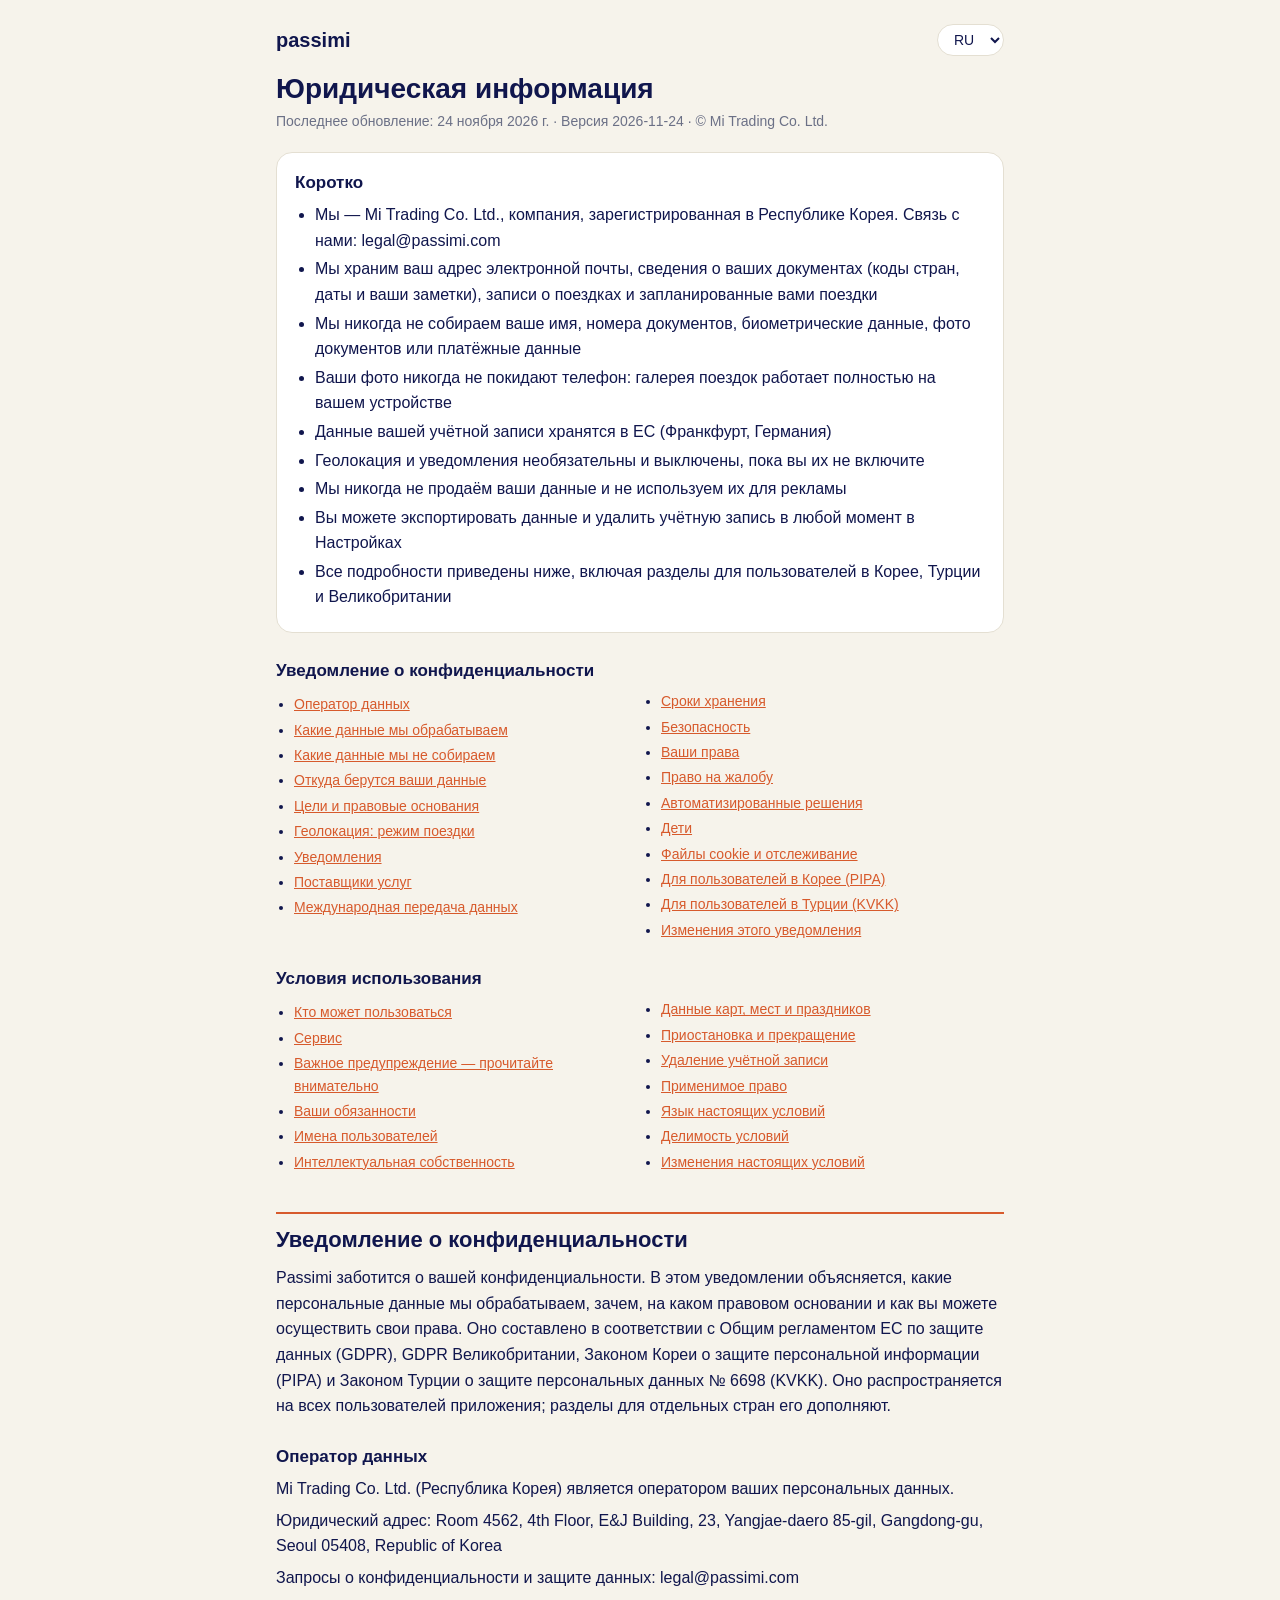
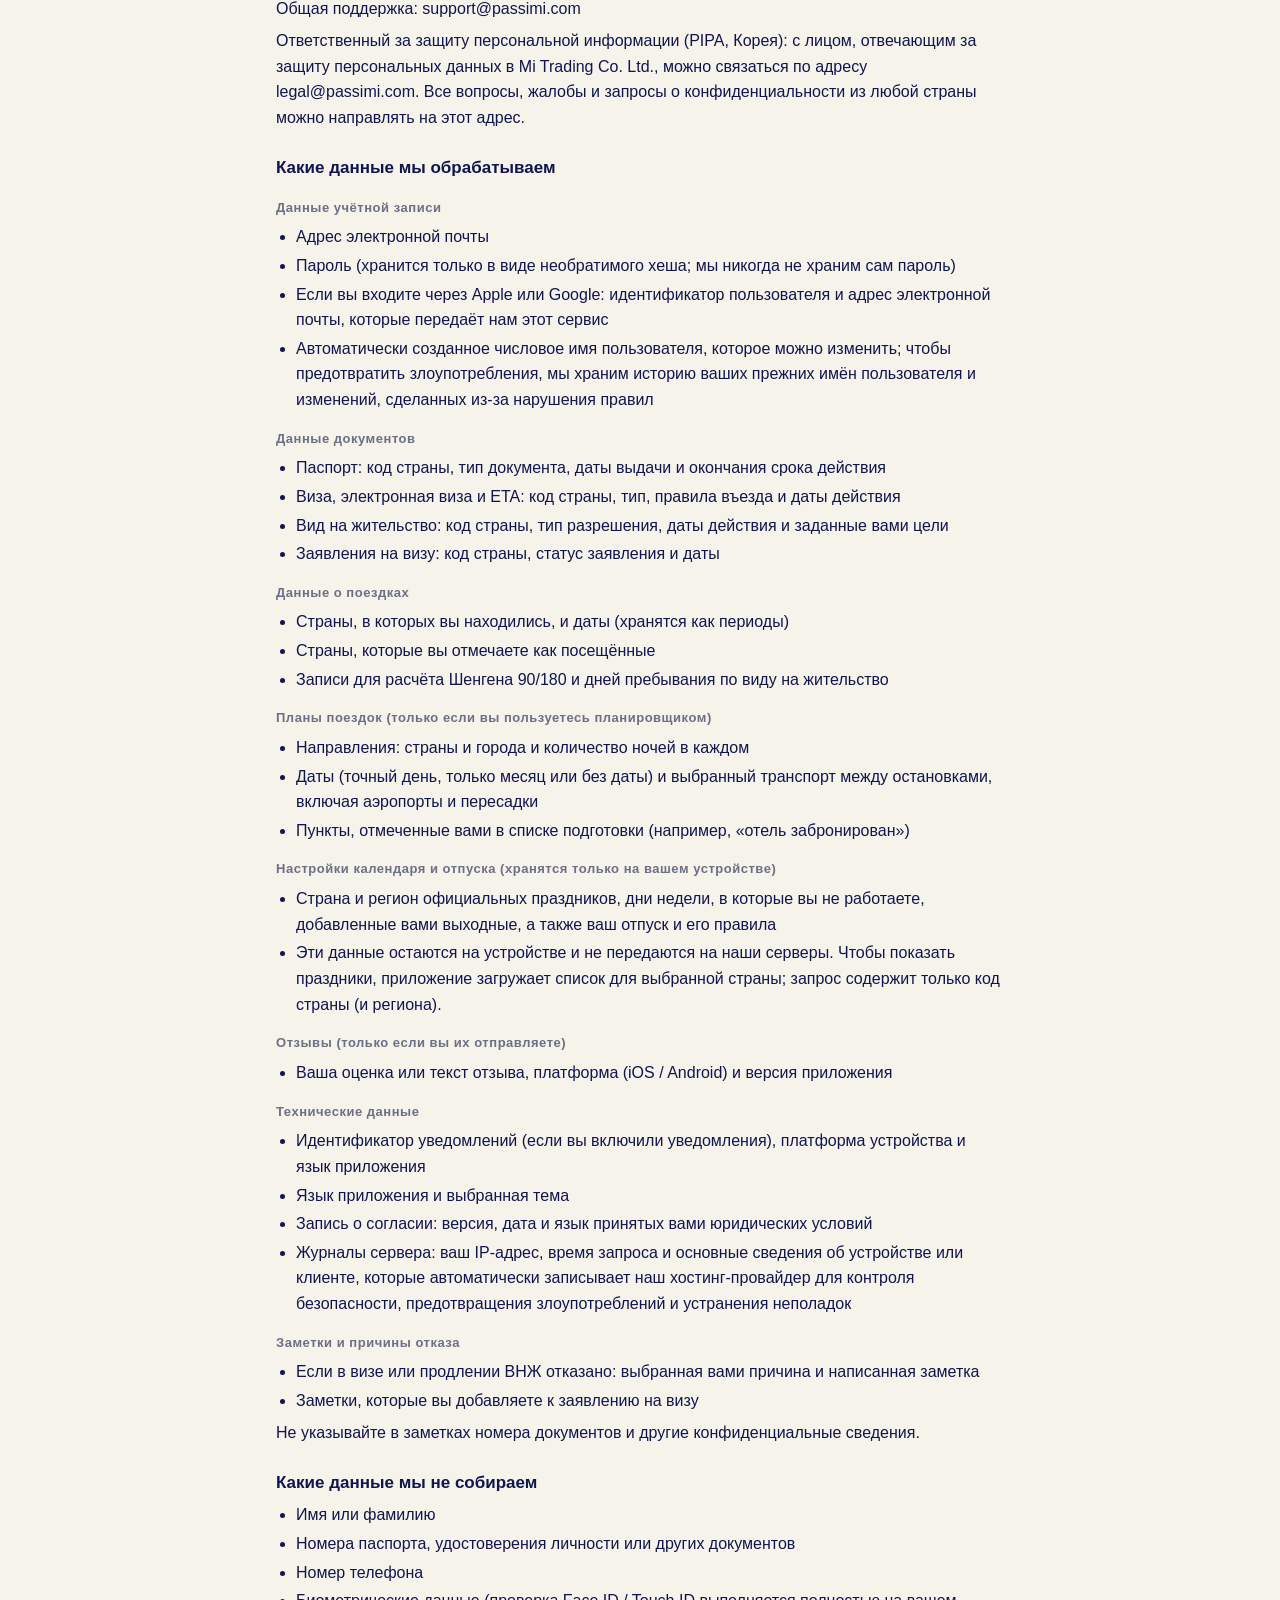
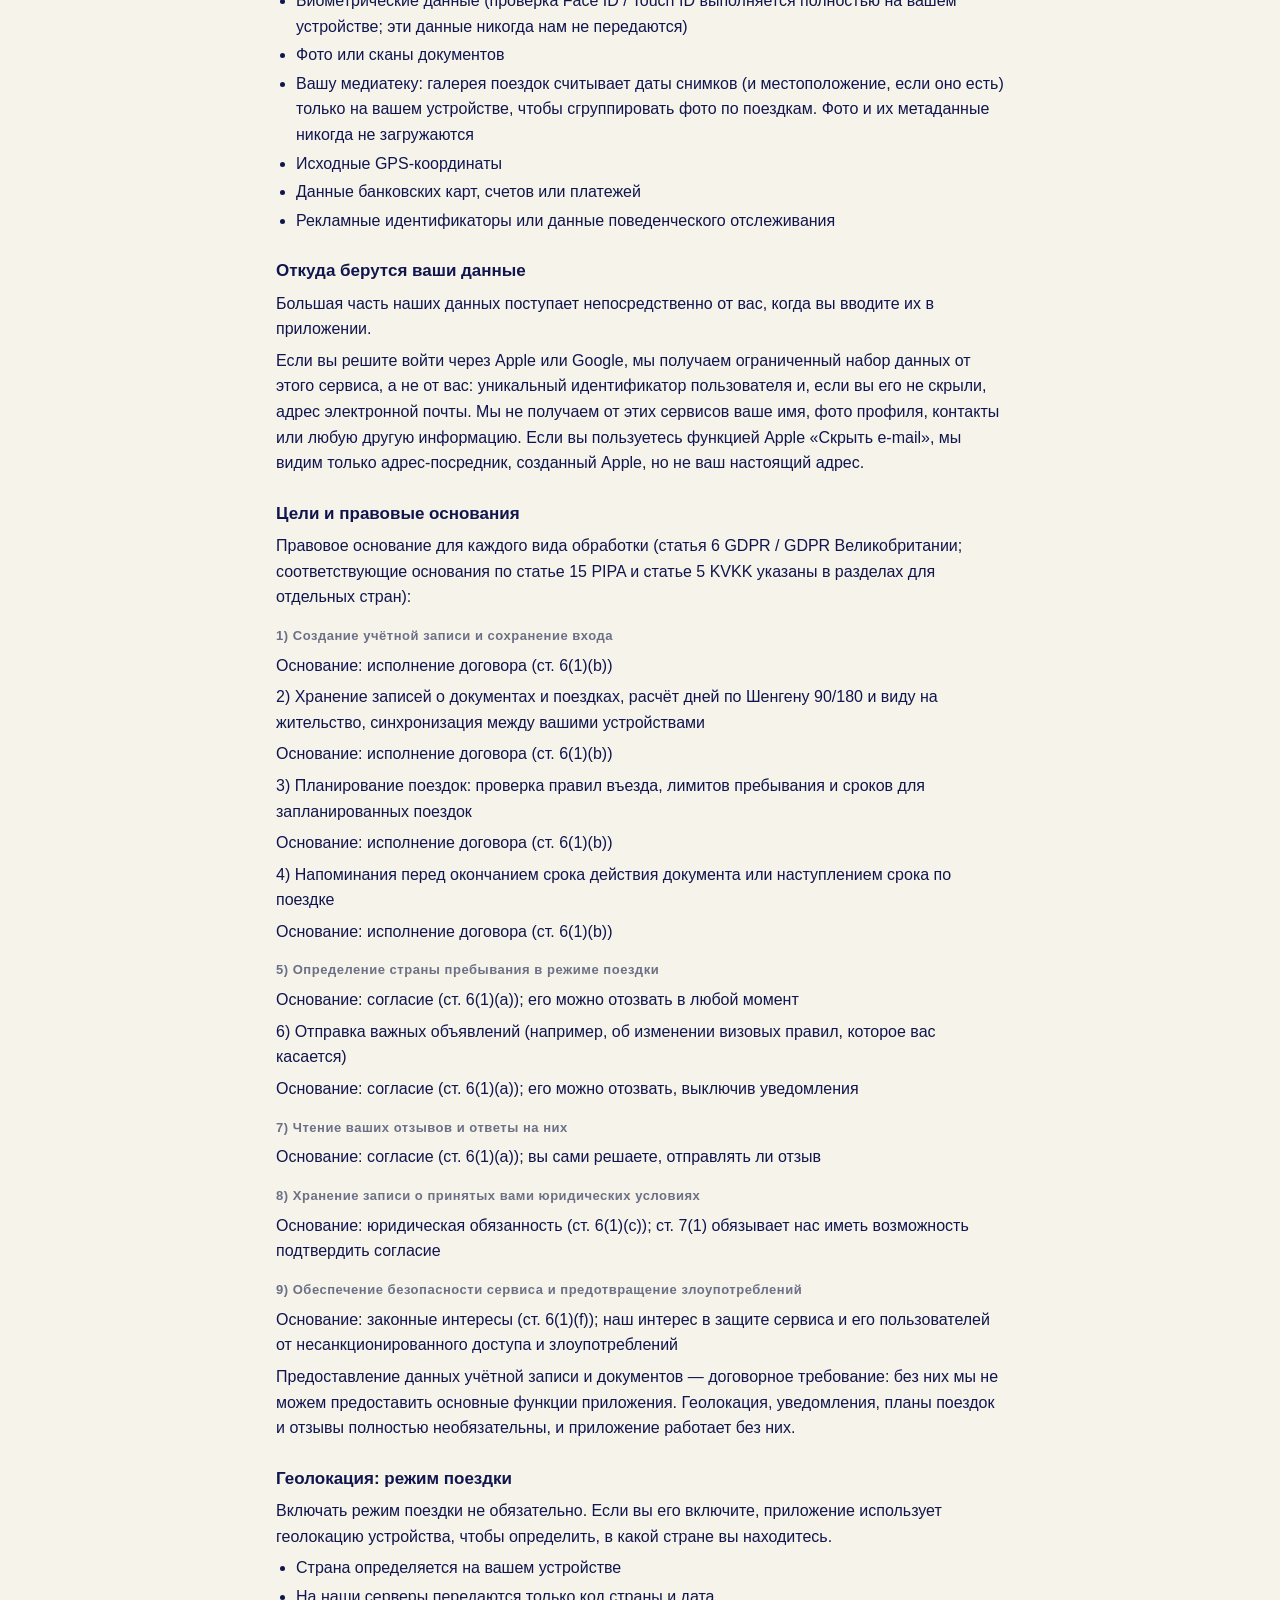
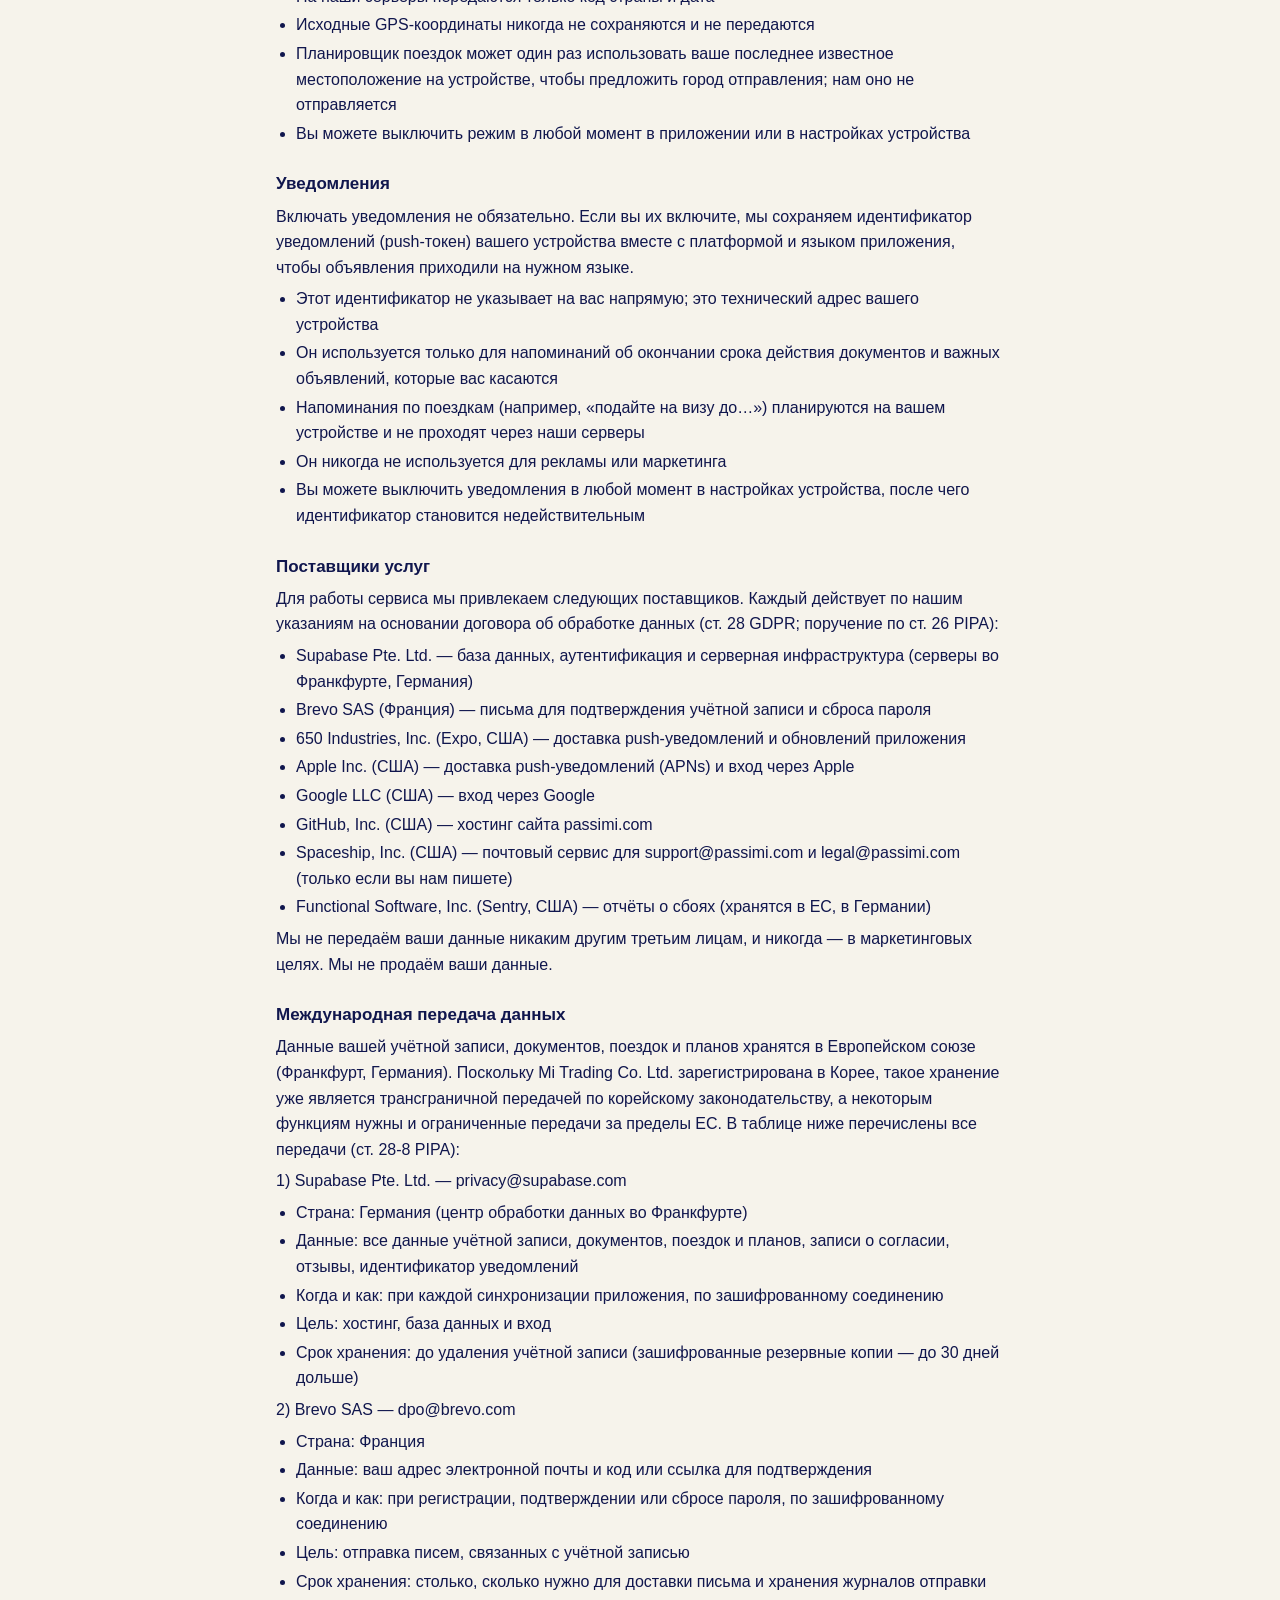
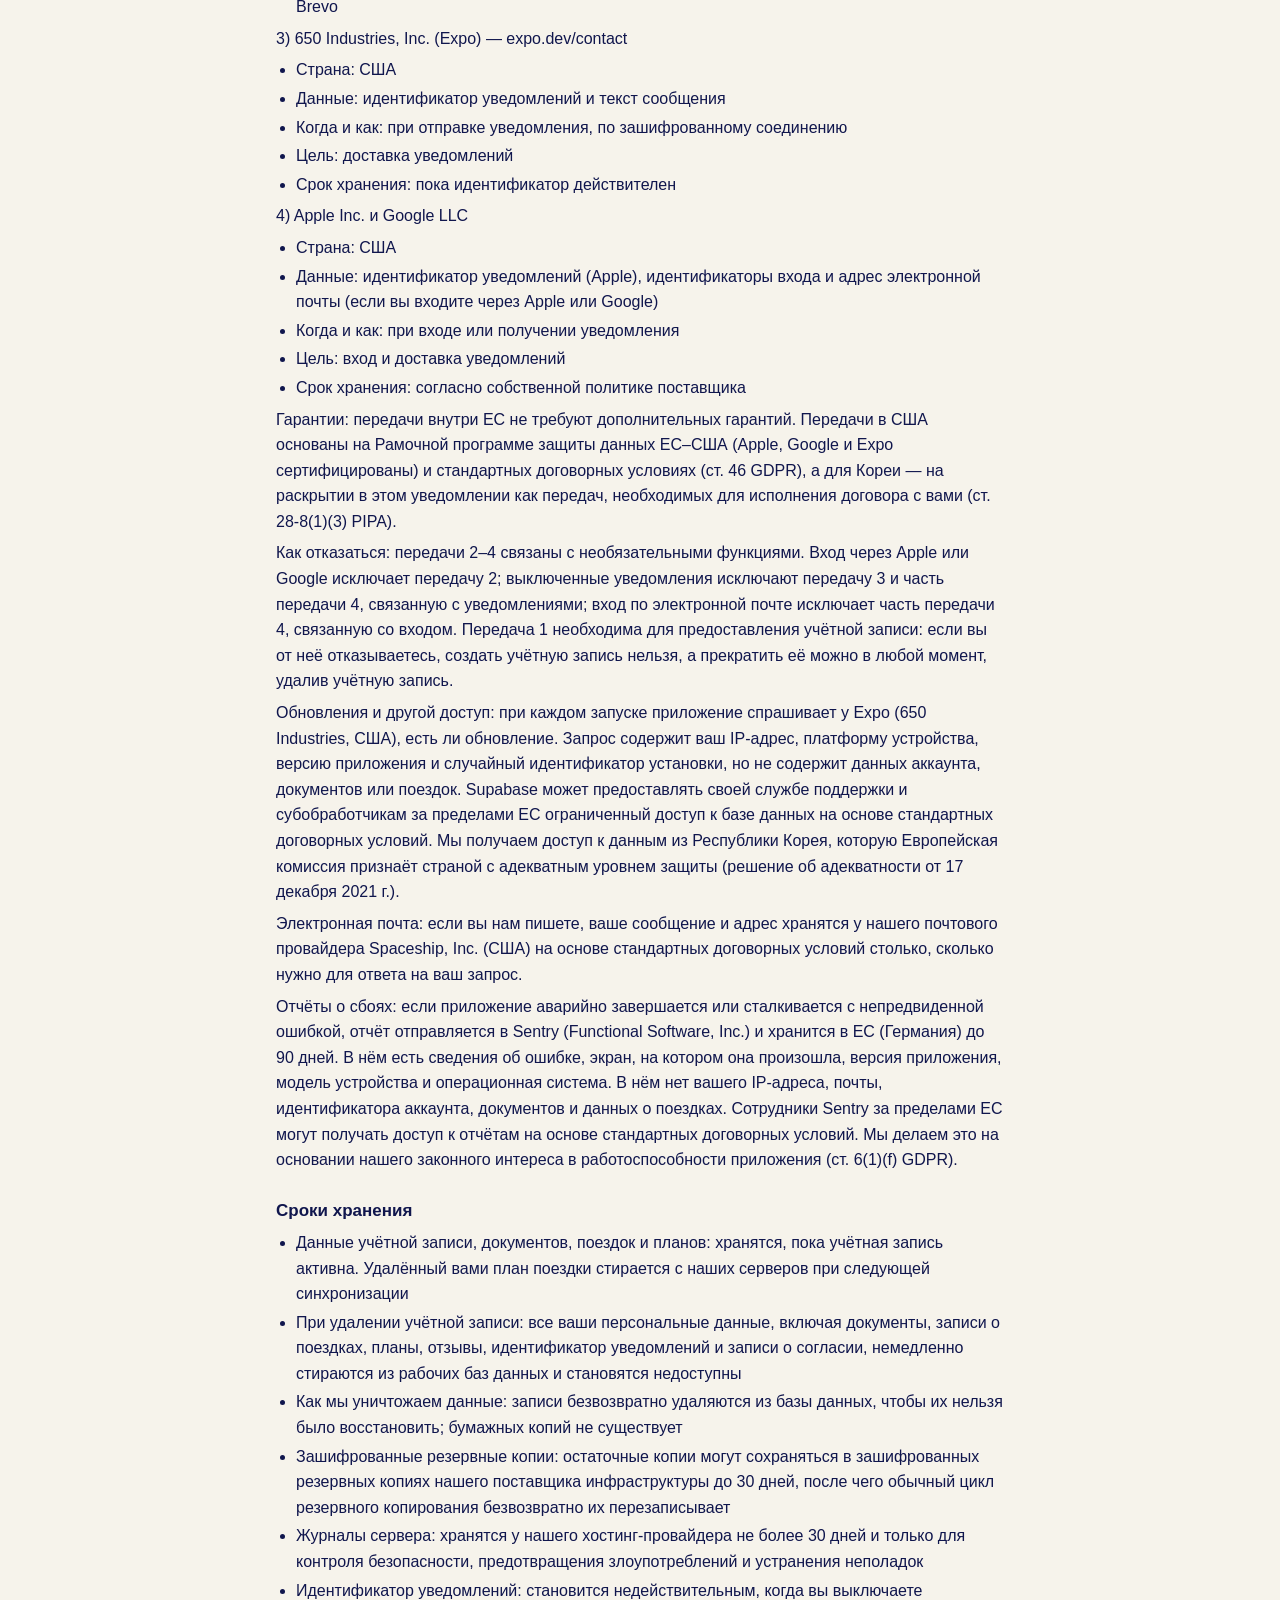
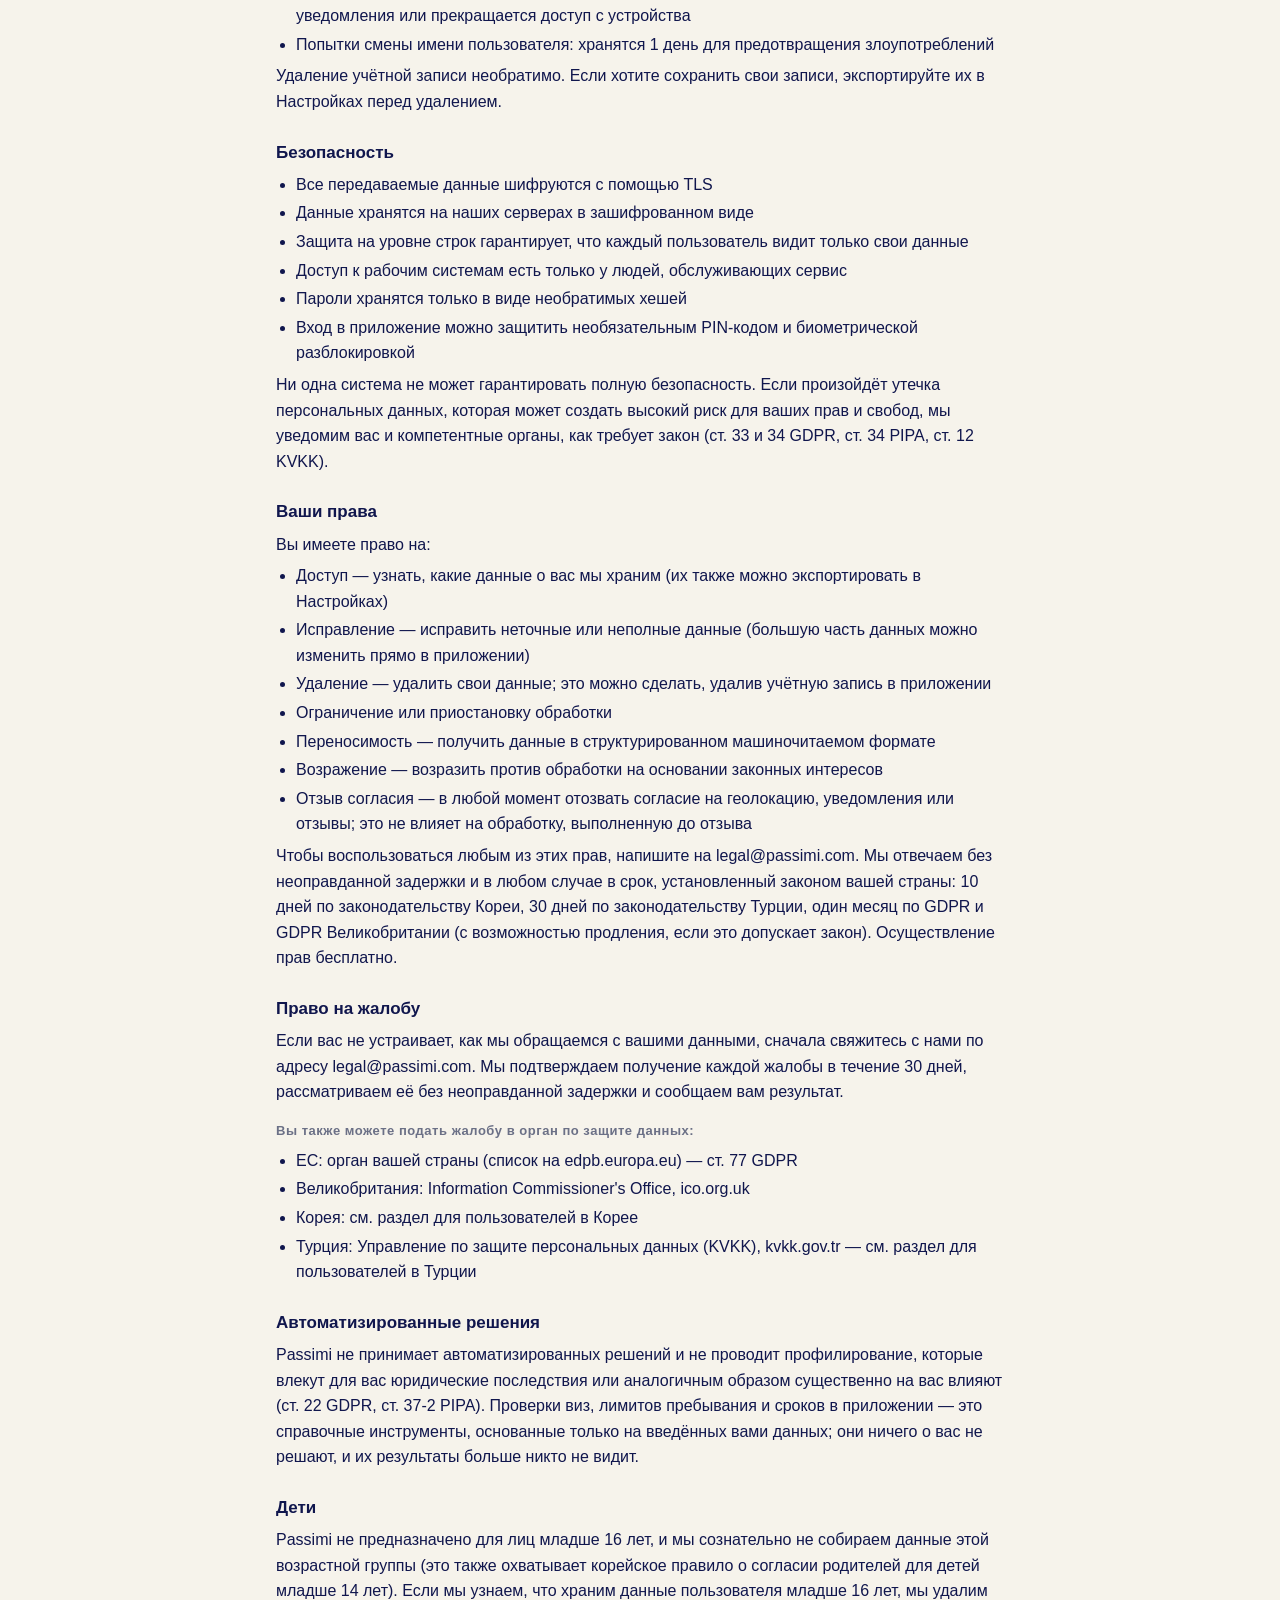
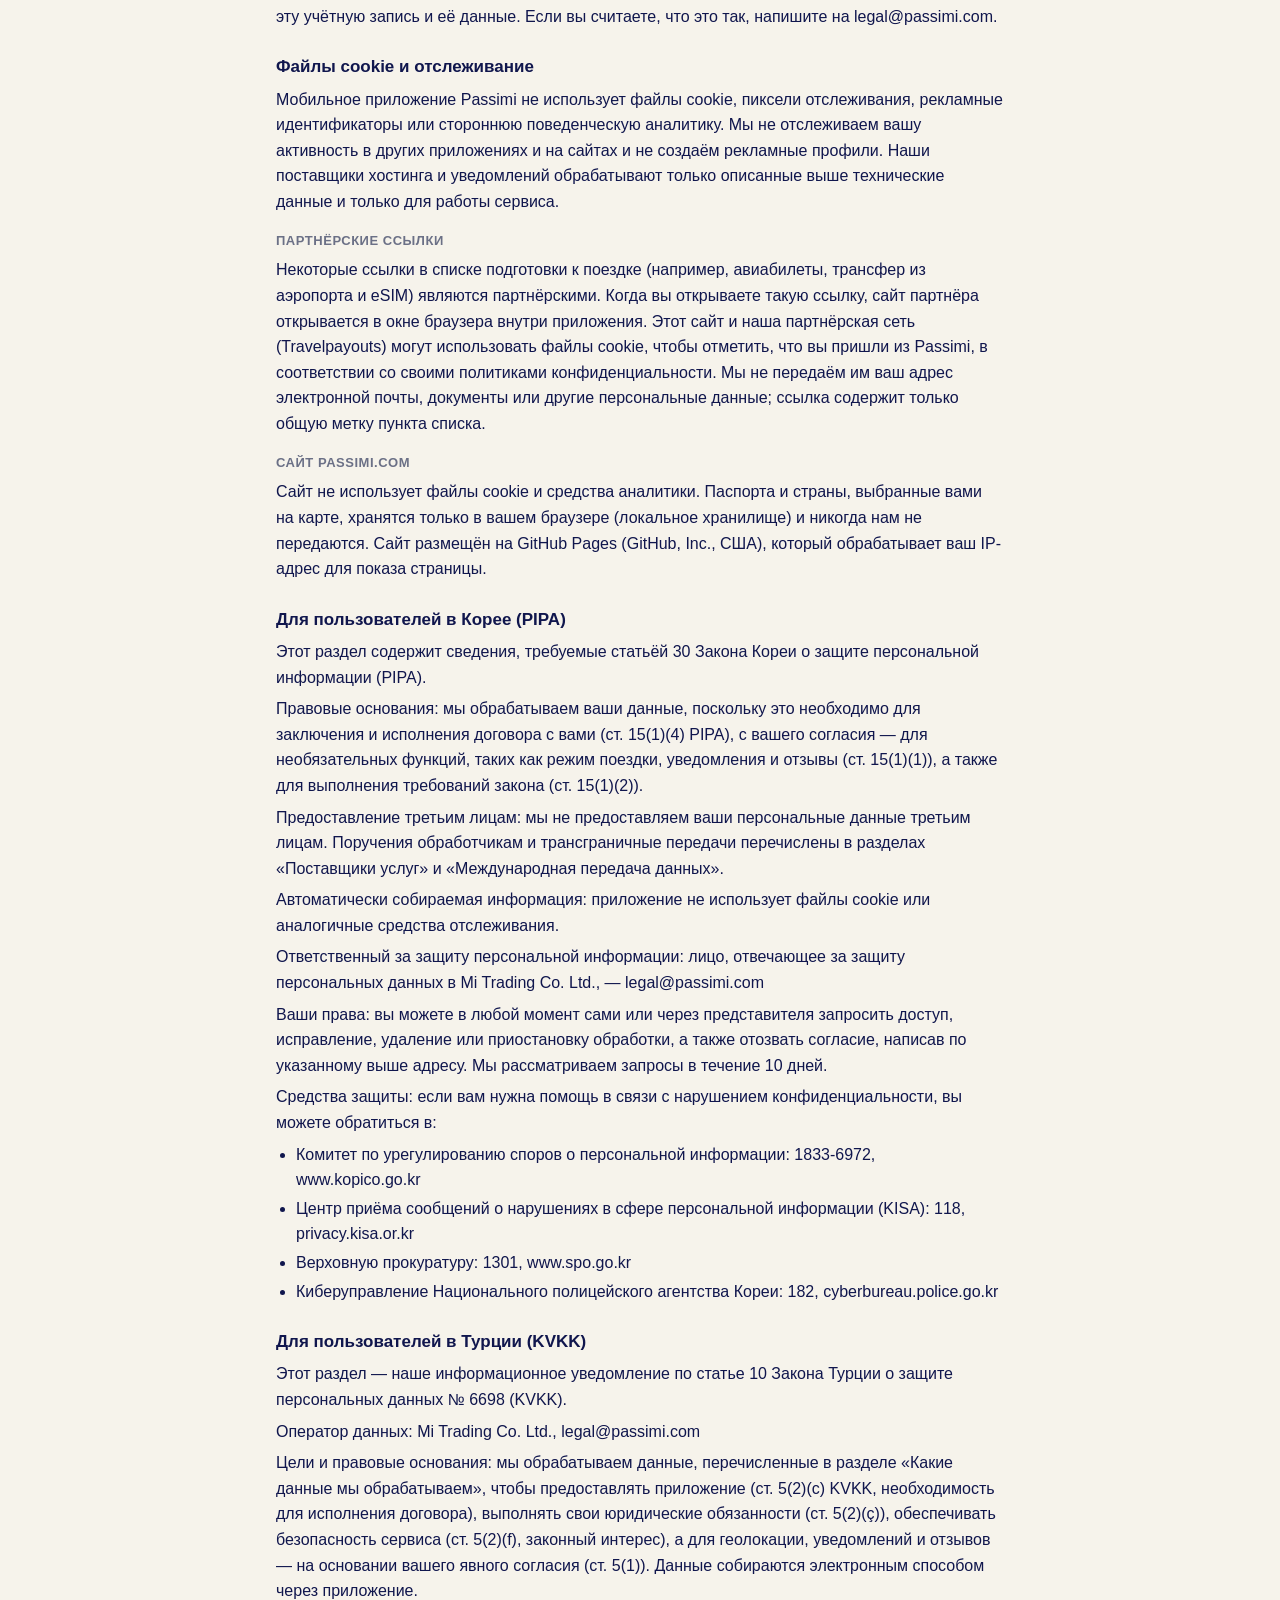
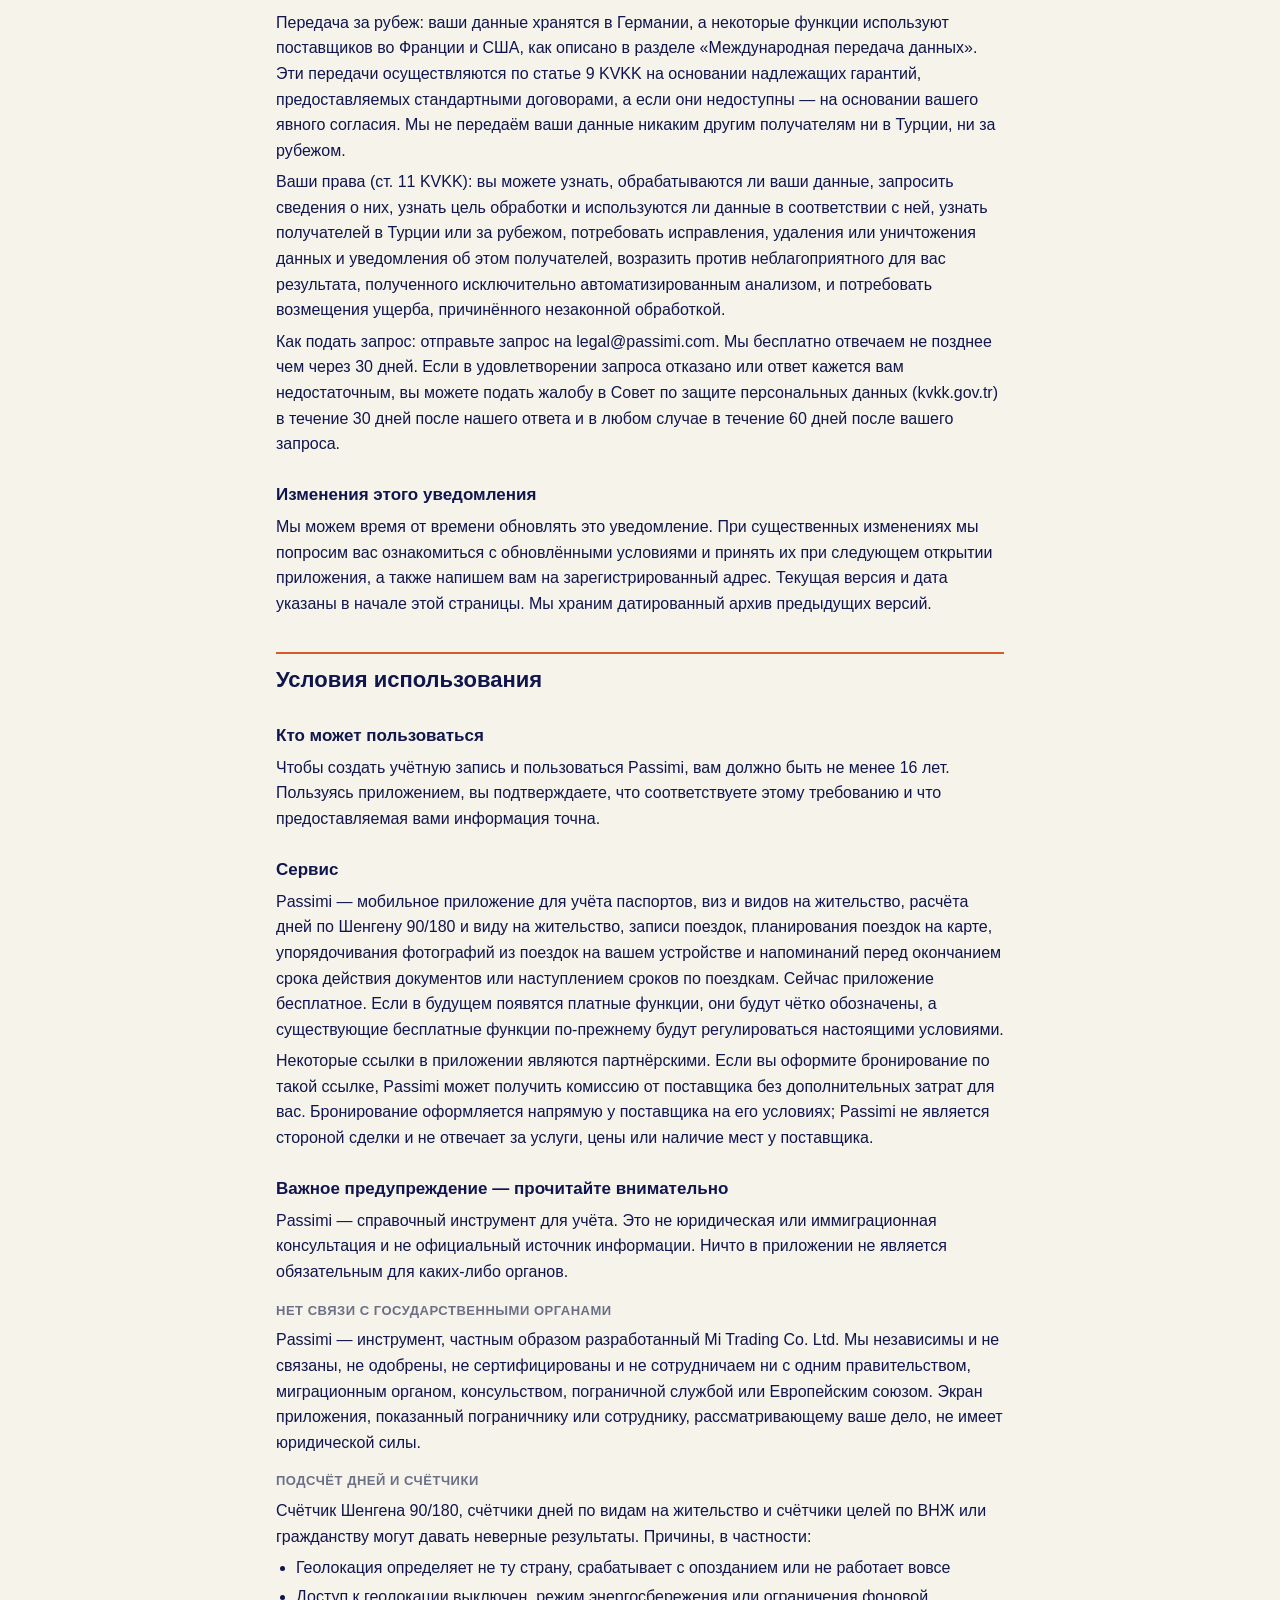
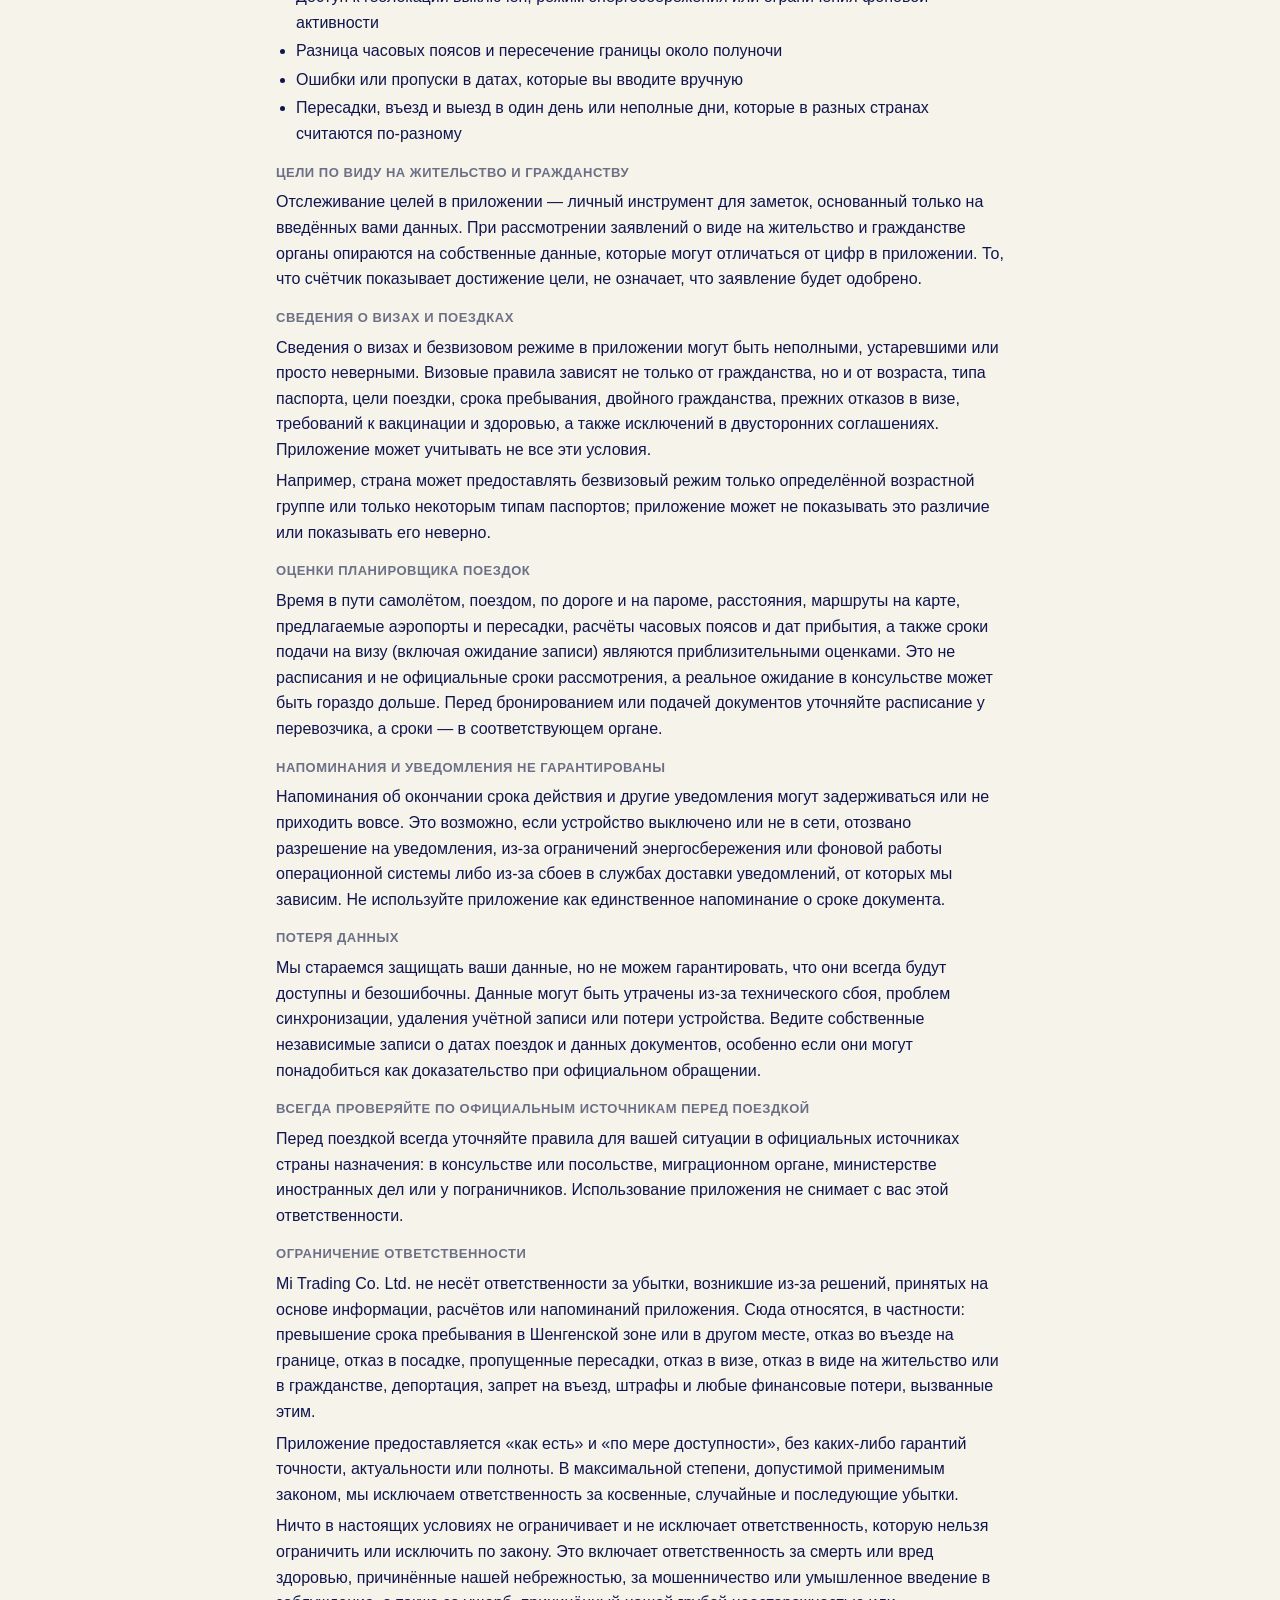
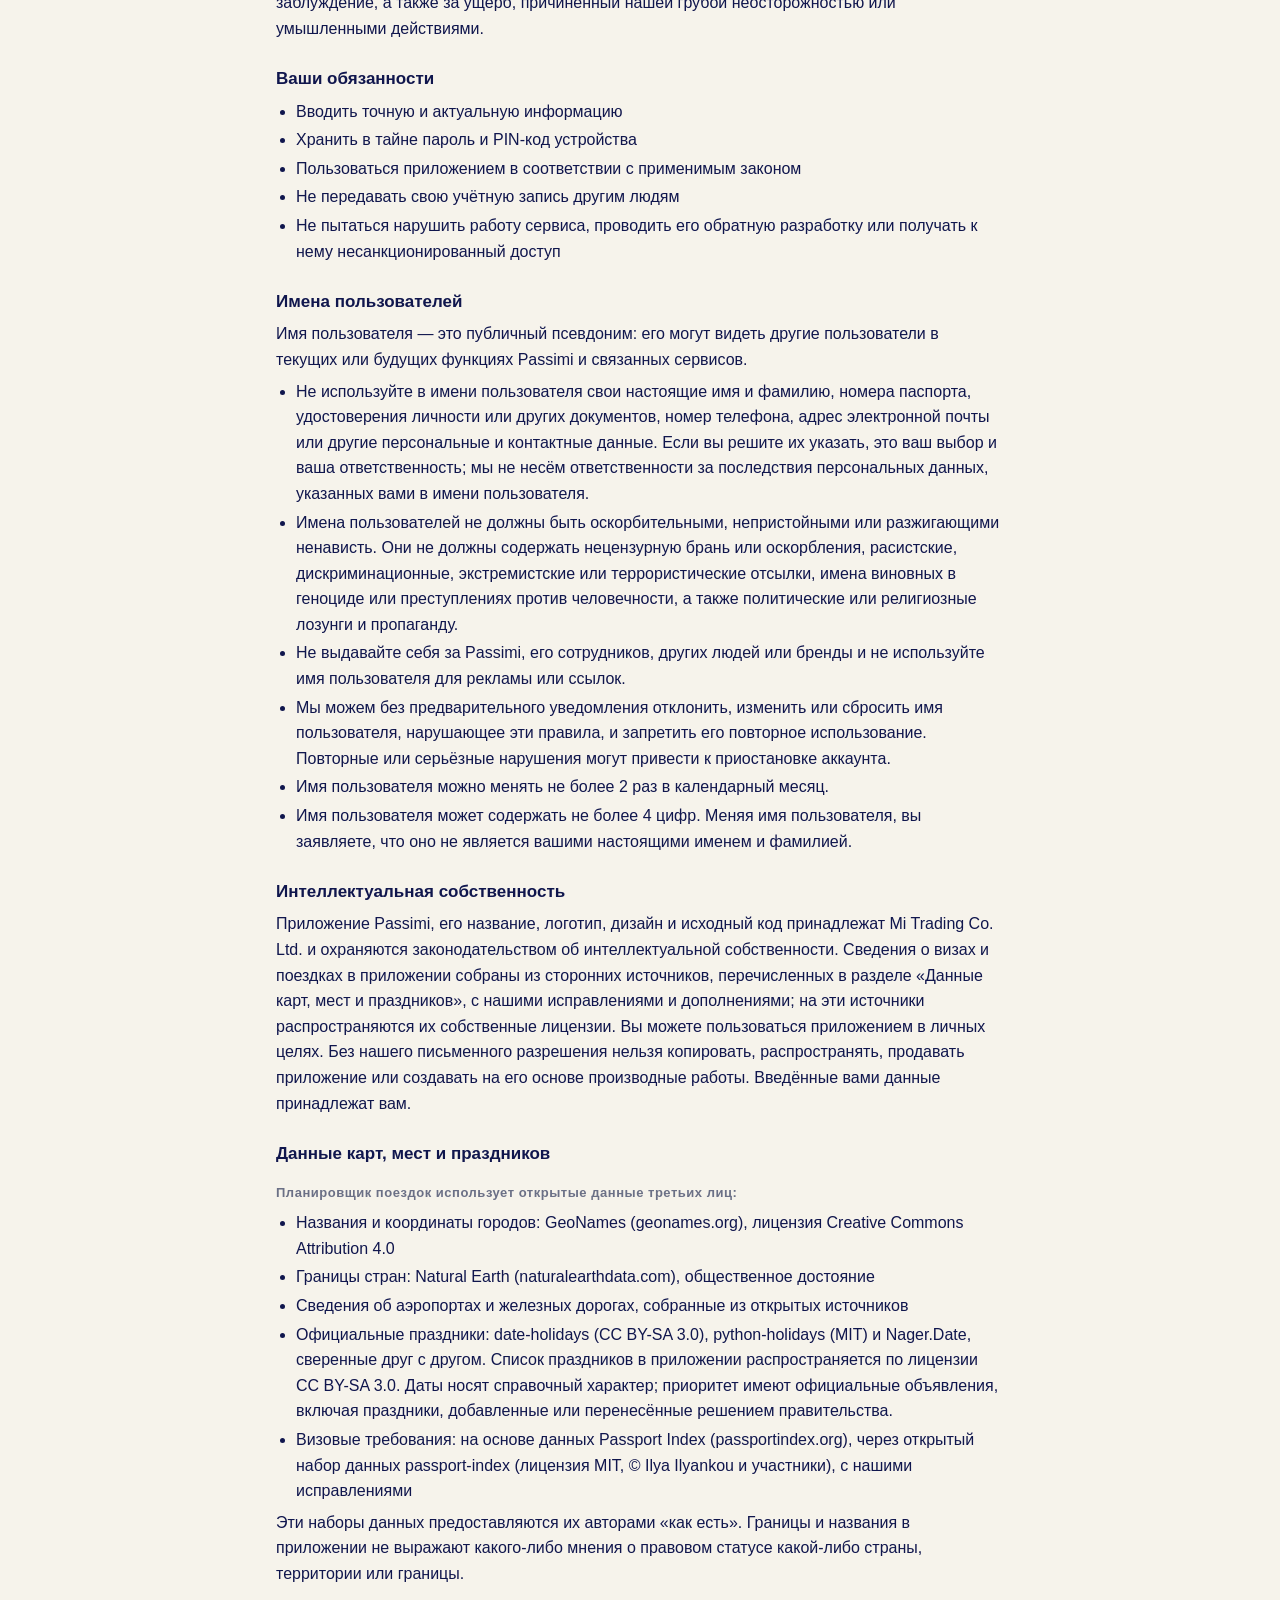
<file: legal/ru.html>
<!doctype html>
<html lang="ru">
<head>
<meta charset="utf-8">
<meta name="viewport" content="width=device-width, initial-scale=1">
<title>Passimi — Юридическая информация</title>
<meta name="description" content="Уведомление о конфиденциальности · Условия использования">
<link rel="canonical" href="https://passimi.com/legal/ru.html">
<link rel="icon" href="../favicon.svg" type="image/svg+xml">
<style>
:root{--bg:#F6F3EB;--surface:#FFFFFF;--ink:#10164D;--muted:#6B7086;--border:#E4DFD2;--orange:#D75A2C}
*{box-sizing:border-box}
body{margin:0;background:var(--bg);color:var(--ink);font:16px/1.6 -apple-system,BlinkMacSystemFont,"Segoe UI",Roboto,"Noto Sans",sans-serif;-webkit-font-smoothing:antialiased}
.wrap{max-width:760px;margin:0 auto;padding:24px 16px 64px}
header{display:flex;align-items:center;justify-content:space-between;gap:12px;margin-bottom:8px}
header a{color:var(--ink);font-weight:800;text-decoration:none;font-size:20px}
select{background:var(--surface);border:1px solid var(--border);border-radius:999px;padding:6px 12px;font:inherit;font-size:14px;color:var(--ink)}
h1{font-size:28px;line-height:1.2;margin:16px 0 4px}
.meta{color:var(--muted);font-size:14px;margin-bottom:20px}
.card{background:var(--surface);border:1px solid var(--border);border-radius:16px;padding:16px 18px;margin:16px 0}
h2{font-size:22px;margin:36px 0 8px;padding-top:8px;border-top:2px solid var(--orange)}
h3{font-size:17px;margin:24px 0 6px}
h4{font-size:13px;letter-spacing:.04em;margin:16px 0 4px;color:var(--muted)}
p{margin:6px 0}
ul{margin:6px 0;padding-inline-start:20px}
li{margin:3px 0}
nav ul{columns:2;column-gap:24px;font-size:14px;padding-inline-start:18px}
@media (max-width:560px){nav ul{columns:1}}
a{color:var(--orange)}
footer{margin-top:40px;color:var(--muted);font-size:13px}
</style>
</head>
<body><div class="wrap">
<header><a href="/">passimi</a><select aria-label="Language" onchange="location.href=this.value"><option value="ar.html">AR</option><option value="./">EN</option><option value="es.html">ES</option><option value="fr.html">FR</option><option value="ja.html">JA</option><option value="ko.html">KO</option><option value="pt.html">PT</option><option value="ru.html" selected>RU</option><option value="tr.html">TR</option><option value="uk.html">UK</option><option value="zh.html">ZH</option></select></header>
<h1>Юридическая информация</h1>
<div class="meta">Последнее обновление: 24 ноября 2026 г. · Версия 2026-11-24 · © Mi Trading Co. Ltd.</div>
<div class="card"><h3 style="margin-top:0">Коротко</h3><ul><li>Мы — Mi Trading Co. Ltd., компания, зарегистрированная в Республике Корея. Связь с нами: legal@passimi.com</li><li>Мы храним ваш адрес электронной почты, сведения о ваших документах (коды стран, даты и ваши заметки), записи о поездках и запланированные вами поездки</li><li>Мы никогда не собираем ваше имя, номера документов, биометрические данные, фото документов или платёжные данные</li><li>Ваши фото никогда не покидают телефон: галерея поездок работает полностью на вашем устройстве</li><li>Данные вашей учётной записи хранятся в ЕС (Франкфурт, Германия)</li><li>Геолокация и уведомления необязательны и выключены, пока вы их не включите</li><li>Мы никогда не продаём ваши данные и не используем их для рекламы</li><li>Вы можете экспортировать данные и удалить учётную запись в любой момент в Настройках</li><li>Все подробности приведены ниже, включая разделы для пользователей в Корее, Турции и Великобритании</li></ul></div>
<nav><h3>Уведомление о конфиденциальности</h3><ul><li><a href="#controller">Оператор данных</a></li><li><a href="#collected">Какие данные мы обрабатываем</a></li><li><a href="#notCollected">Какие данные мы не собираем</a></li><li><a href="#source">Откуда берутся ваши данные</a></li><li><a href="#purposes">Цели и правовые основания</a></li><li><a href="#location">Геолокация: режим поездки</a></li><li><a href="#notifications">Уведомления</a></li><li><a href="#processors">Поставщики услуг</a></li><li><a href="#transfer">Международная передача данных</a></li><li><a href="#retention">Сроки хранения</a></li><li><a href="#security">Безопасность</a></li><li><a href="#rights">Ваши права</a></li><li><a href="#complaint">Право на жалобу</a></li><li><a href="#automated">Автоматизированные решения</a></li><li><a href="#children">Дети</a></li><li><a href="#cookies">Файлы cookie и отслеживание</a></li><li><a href="#korea">Для пользователей в Корее (PIPA)</a></li><li><a href="#turkey">Для пользователей в Турции (KVKK)</a></li><li><a href="#changes">Изменения этого уведомления</a></li></ul><h3>Условия использования</h3><ul><li><a href="#eligibility">Кто может пользоваться</a></li><li><a href="#service">Сервис</a></li><li><a href="#disclaimer">Важное предупреждение — прочитайте внимательно</a></li><li><a href="#obligations">Ваши обязанности</a></li><li><a href="#usernames">Имена пользователей</a></li><li><a href="#ip">Интеллектуальная собственность</a></li><li><a href="#dataSources">Данные карт, мест и праздников</a></li><li><a href="#suspension">Приостановка и прекращение</a></li><li><a href="#deletion">Удаление учётной записи</a></li><li><a href="#governingLaw">Применимое право</a></li><li><a href="#language">Язык настоящих условий</a></li><li><a href="#severability">Делимость условий</a></li><li><a href="#termsChanges">Изменения настоящих условий</a></li></ul></nav>
<h2 id="privacy">Уведомление о конфиденциальности</h2><p>Passimi заботится о вашей конфиденциальности. В этом уведомлении объясняется, какие персональные данные мы обрабатываем, зачем, на каком правовом основании и как вы можете осуществить свои права. Оно составлено в соответствии с Общим регламентом ЕС по защите данных (GDPR), GDPR Великобритании, Законом Кореи о защите персональной информации (PIPA) и Законом Турции о защите персональных данных № 6698 (KVKK). Оно распространяется на всех пользователей приложения; разделы для отдельных стран его дополняют.</p><section id="controller"><h3>Оператор данных</h3><p>Mi Trading Co. Ltd. (Республика Корея) является оператором ваших персональных данных.</p><p>Юридический адрес: Room 4562, 4th Floor, E&amp;J Building, 23, Yangjae-daero 85-gil, Gangdong-gu, Seoul 05408, Republic of Korea</p><p>Запросы о конфиденциальности и защите данных: legal@passimi.com</p><p>Общая поддержка: support@passimi.com</p><p>Ответственный за защиту персональной информации (PIPA, Корея): с лицом, отвечающим за защиту персональных данных в Mi Trading Co. Ltd., можно связаться по адресу legal@passimi.com. Все вопросы, жалобы и запросы о конфиденциальности из любой страны можно направлять на этот адрес.</p></section><section id="collected"><h3>Какие данные мы обрабатываем</h3><h4>Данные учётной записи</h4><ul><li>Адрес электронной почты</li><li>Пароль (хранится только в виде необратимого хеша; мы никогда не храним сам пароль)</li><li>Если вы входите через Apple или Google: идентификатор пользователя и адрес электронной почты, которые передаёт нам этот сервис</li><li>Автоматически созданное числовое имя пользователя, которое можно изменить; чтобы предотвратить злоупотребления, мы храним историю ваших прежних имён пользователя и изменений, сделанных из-за нарушения правил</li></ul><h4>Данные документов</h4><ul><li>Паспорт: код страны, тип документа, даты выдачи и окончания срока действия</li><li>Виза, электронная виза и ETA: код страны, тип, правила въезда и даты действия</li><li>Вид на жительство: код страны, тип разрешения, даты действия и заданные вами цели</li><li>Заявления на визу: код страны, статус заявления и даты</li></ul><h4>Данные о поездках</h4><ul><li>Страны, в которых вы находились, и даты (хранятся как периоды)</li><li>Страны, которые вы отмечаете как посещённые</li><li>Записи для расчёта Шенгена 90/180 и дней пребывания по виду на жительство</li></ul><h4>Планы поездок (только если вы пользуетесь планировщиком)</h4><ul><li>Направления: страны и города и количество ночей в каждом</li><li>Даты (точный день, только месяц или без даты) и выбранный транспорт между остановками, включая аэропорты и пересадки</li><li>Пункты, отмеченные вами в списке подготовки (например, «отель забронирован»)</li></ul><h4>Настройки календаря и отпуска (хранятся только на вашем устройстве)</h4><ul><li>Страна и регион официальных праздников, дни недели, в которые вы не работаете, добавленные вами выходные, а также ваш отпуск и его правила</li><li>Эти данные остаются на устройстве и не передаются на наши серверы. Чтобы показать праздники, приложение загружает список для выбранной страны; запрос содержит только код страны (и региона).</li></ul><h4>Отзывы (только если вы их отправляете)</h4><ul><li>Ваша оценка или текст отзыва, платформа (iOS / Android) и версия приложения</li></ul><h4>Технические данные</h4><ul><li>Идентификатор уведомлений (если вы включили уведомления), платформа устройства и язык приложения</li><li>Язык приложения и выбранная тема</li><li>Запись о согласии: версия, дата и язык принятых вами юридических условий</li><li>Журналы сервера: ваш IP-адрес, время запроса и основные сведения об устройстве или клиенте, которые автоматически записывает наш хостинг-провайдер для контроля безопасности, предотвращения злоупотреблений и устранения неполадок</li></ul><h4>Заметки и причины отказа</h4><ul><li>Если в визе или продлении ВНЖ отказано: выбранная вами причина и написанная заметка</li><li>Заметки, которые вы добавляете к заявлению на визу</li></ul><p>Не указывайте в заметках номера документов и другие конфиденциальные сведения.</p></section><section id="notCollected"><h3>Какие данные мы не собираем</h3><ul><li>Имя или фамилию</li><li>Номера паспорта, удостоверения личности или других документов</li><li>Номер телефона</li><li>Биометрические данные (проверка Face ID / Touch ID выполняется полностью на вашем устройстве; эти данные никогда нам не передаются)</li><li>Фото или сканы документов</li><li>Вашу медиатеку: галерея поездок считывает даты снимков (и местоположение, если оно есть) только на вашем устройстве, чтобы сгруппировать фото по поездкам. Фото и их метаданные никогда не загружаются</li><li>Исходные GPS-координаты</li><li>Данные банковских карт, счетов или платежей</li><li>Рекламные идентификаторы или данные поведенческого отслеживания</li></ul></section><section id="source"><h3>Откуда берутся ваши данные</h3><p>Большая часть наших данных поступает непосредственно от вас, когда вы вводите их в приложении.</p><p>Если вы решите войти через Apple или Google, мы получаем ограниченный набор данных от этого сервиса, а не от вас: уникальный идентификатор пользователя и, если вы его не скрыли, адрес электронной почты. Мы не получаем от этих сервисов ваше имя, фото профиля, контакты или любую другую информацию. Если вы пользуетесь функцией Apple «Скрыть e-mail», мы видим только адрес-посредник, созданный Apple, но не ваш настоящий адрес.</p></section><section id="purposes"><h3>Цели и правовые основания</h3><p>Правовое основание для каждого вида обработки (статья 6 GDPR / GDPR Великобритании; соответствующие основания по статье 15 PIPA и статье 5 KVKK указаны в разделах для отдельных стран):</p><h4>1) Создание учётной записи и сохранение входа</h4><p>Основание: исполнение договора (ст. 6(1)(b))</p><p>2) Хранение записей о документах и поездках, расчёт дней по Шенгену 90/180 и виду на жительство, синхронизация между вашими устройствами</p><p>Основание: исполнение договора (ст. 6(1)(b))</p><p>3) Планирование поездок: проверка правил въезда, лимитов пребывания и сроков для запланированных поездок</p><p>Основание: исполнение договора (ст. 6(1)(b))</p><p>4) Напоминания перед окончанием срока действия документа или наступлением срока по поездке</p><p>Основание: исполнение договора (ст. 6(1)(b))</p><h4>5) Определение страны пребывания в режиме поездки</h4><p>Основание: согласие (ст. 6(1)(a)); его можно отозвать в любой момент</p><p>6) Отправка важных объявлений (например, об изменении визовых правил, которое вас касается)</p><p>Основание: согласие (ст. 6(1)(a)); его можно отозвать, выключив уведомления</p><h4>7) Чтение ваших отзывов и ответы на них</h4><p>Основание: согласие (ст. 6(1)(a)); вы сами решаете, отправлять ли отзыв</p><h4>8) Хранение записи о принятых вами юридических условиях</h4><p>Основание: юридическая обязанность (ст. 6(1)(c)); ст. 7(1) обязывает нас иметь возможность подтвердить согласие</p><h4>9) Обеспечение безопасности сервиса и предотвращение злоупотреблений</h4><p>Основание: законные интересы (ст. 6(1)(f)); наш интерес в защите сервиса и его пользователей от несанкционированного доступа и злоупотреблений</p><p>Предоставление данных учётной записи и документов — договорное требование: без них мы не можем предоставить основные функции приложения. Геолокация, уведомления, планы поездок и отзывы полностью необязательны, и приложение работает без них.</p></section><section id="location"><h3>Геолокация: режим поездки</h3><p>Включать режим поездки не обязательно. Если вы его включите, приложение использует геолокацию устройства, чтобы определить, в какой стране вы находитесь.</p><ul><li>Страна определяется на вашем устройстве</li><li>На наши серверы передаются только код страны и дата</li><li>Исходные GPS-координаты никогда не сохраняются и не передаются</li><li>Планировщик поездок может один раз использовать ваше последнее известное местоположение на устройстве, чтобы предложить город отправления; нам оно не отправляется</li><li>Вы можете выключить режим в любой момент в приложении или в настройках устройства</li></ul></section><section id="notifications"><h3>Уведомления</h3><p>Включать уведомления не обязательно. Если вы их включите, мы сохраняем идентификатор уведомлений (push-токен) вашего устройства вместе с платформой и языком приложения, чтобы объявления приходили на нужном языке.</p><ul><li>Этот идентификатор не указывает на вас напрямую; это технический адрес вашего устройства</li><li>Он используется только для напоминаний об окончании срока действия документов и важных объявлений, которые вас касаются</li><li>Напоминания по поездкам (например, «подайте на визу до…») планируются на вашем устройстве и не проходят через наши серверы</li><li>Он никогда не используется для рекламы или маркетинга</li><li>Вы можете выключить уведомления в любой момент в настройках устройства, после чего идентификатор становится недействительным</li></ul></section><section id="processors"><h3>Поставщики услуг</h3><p>Для работы сервиса мы привлекаем следующих поставщиков. Каждый действует по нашим указаниям на основании договора об обработке данных (ст. 28 GDPR; поручение по ст. 26 PIPA):</p><ul><li>Supabase Pte. Ltd. — база данных, аутентификация и серверная инфраструктура (серверы во Франкфурте, Германия)</li><li>Brevo SAS (Франция) — письма для подтверждения учётной записи и сброса пароля</li><li>650 Industries, Inc. (Expo, США) — доставка push-уведомлений и обновлений приложения</li><li>Apple Inc. (США) — доставка push-уведомлений (APNs) и вход через Apple</li><li>Google LLC (США) — вход через Google</li><li>GitHub, Inc. (США) — хостинг сайта passimi.com</li><li>Spaceship, Inc. (США) — почтовый сервис для support@passimi.com и legal@passimi.com (только если вы нам пишете)</li><li>Functional Software, Inc. (Sentry, США) — отчёты о сбоях (хранятся в ЕС, в Германии)</li></ul><p>Мы не передаём ваши данные никаким другим третьим лицам, и никогда — в маркетинговых целях. Мы не продаём ваши данные.</p></section><section id="transfer"><h3>Международная передача данных</h3><p>Данные вашей учётной записи, документов, поездок и планов хранятся в Европейском союзе (Франкфурт, Германия). Поскольку Mi Trading Co. Ltd. зарегистрирована в Корее, такое хранение уже является трансграничной передачей по корейскому законодательству, а некоторым функциям нужны и ограниченные передачи за пределы ЕС. В таблице ниже перечислены все передачи (ст. 28-8 PIPA):</p><p>1) Supabase Pte. Ltd. — privacy@supabase.com</p><ul><li>Страна: Германия (центр обработки данных во Франкфурте)</li><li>Данные: все данные учётной записи, документов, поездок и планов, записи о согласии, отзывы, идентификатор уведомлений</li><li>Когда и как: при каждой синхронизации приложения, по зашифрованному соединению</li><li>Цель: хостинг, база данных и вход</li><li>Срок хранения: до удаления учётной записи (зашифрованные резервные копии — до 30 дней дольше)</li></ul><p>2) Brevo SAS — dpo@brevo.com</p><ul><li>Страна: Франция</li><li>Данные: ваш адрес электронной почты и код или ссылка для подтверждения</li><li>Когда и как: при регистрации, подтверждении или сбросе пароля, по зашифрованному соединению</li><li>Цель: отправка писем, связанных с учётной записью</li><li>Срок хранения: столько, сколько нужно для доставки письма и хранения журналов отправки Brevo</li></ul><p>3) 650 Industries, Inc. (Expo) — expo.dev/contact</p><ul><li>Страна: США</li><li>Данные: идентификатор уведомлений и текст сообщения</li><li>Когда и как: при отправке уведомления, по зашифрованному соединению</li><li>Цель: доставка уведомлений</li><li>Срок хранения: пока идентификатор действителен</li></ul><p>4) Apple Inc. и Google LLC</p><ul><li>Страна: США</li><li>Данные: идентификатор уведомлений (Apple), идентификаторы входа и адрес электронной почты (если вы входите через Apple или Google)</li><li>Когда и как: при входе или получении уведомления</li><li>Цель: вход и доставка уведомлений</li><li>Срок хранения: согласно собственной политике поставщика</li></ul><p>Гарантии: передачи внутри ЕС не требуют дополнительных гарантий. Передачи в США основаны на Рамочной программе защиты данных ЕС–США (Apple, Google и Expo сертифицированы) и стандартных договорных условиях (ст. 46 GDPR), а для Кореи — на раскрытии в этом уведомлении как передач, необходимых для исполнения договора с вами (ст. 28-8(1)(3) PIPA).</p><p>Как отказаться: передачи 2–4 связаны с необязательными функциями. Вход через Apple или Google исключает передачу 2; выключенные уведомления исключают передачу 3 и часть передачи 4, связанную с уведомлениями; вход по электронной почте исключает часть передачи 4, связанную со входом. Передача 1 необходима для предоставления учётной записи: если вы от неё отказываетесь, создать учётную запись нельзя, а прекратить её можно в любой момент, удалив учётную запись.</p><p>Обновления и другой доступ: при каждом запуске приложение спрашивает у Expo (650 Industries, США), есть ли обновление. Запрос содержит ваш IP-адрес, платформу устройства, версию приложения и случайный идентификатор установки, но не содержит данных аккаунта, документов или поездок. Supabase может предоставлять своей службе поддержки и субобработчикам за пределами ЕС ограниченный доступ к базе данных на основе стандартных договорных условий. Мы получаем доступ к данным из Республики Корея, которую Европейская комиссия признаёт страной с адекватным уровнем защиты (решение об адекватности от 17 декабря 2021 г.).</p><p>Электронная почта: если вы нам пишете, ваше сообщение и адрес хранятся у нашего почтового провайдера Spaceship, Inc. (США) на основе стандартных договорных условий столько, сколько нужно для ответа на ваш запрос.</p><p>Отчёты о сбоях: если приложение аварийно завершается или сталкивается с непредвиденной ошибкой, отчёт отправляется в Sentry (Functional Software, Inc.) и хранится в ЕС (Германия) до 90 дней. В нём есть сведения об ошибке, экран, на котором она произошла, версия приложения, модель устройства и операционная система. В нём нет вашего IP-адреса, почты, идентификатора аккаунта, документов и данных о поездках. Сотрудники Sentry за пределами ЕС могут получать доступ к отчётам на основе стандартных договорных условий. Мы делаем это на основании нашего законного интереса в работоспособности приложения (ст. 6(1)(f) GDPR).</p></section><section id="retention"><h3>Сроки хранения</h3><ul><li>Данные учётной записи, документов, поездок и планов: хранятся, пока учётная запись активна. Удалённый вами план поездки стирается с наших серверов при следующей синхронизации</li><li>При удалении учётной записи: все ваши персональные данные, включая документы, записи о поездках, планы, отзывы, идентификатор уведомлений и записи о согласии, немедленно стираются из рабочих баз данных и становятся недоступны</li><li>Как мы уничтожаем данные: записи безвозвратно удаляются из базы данных, чтобы их нельзя было восстановить; бумажных копий не существует</li><li>Зашифрованные резервные копии: остаточные копии могут сохраняться в зашифрованных резервных копиях нашего поставщика инфраструктуры до 30 дней, после чего обычный цикл резервного копирования безвозвратно их перезаписывает</li><li>Журналы сервера: хранятся у нашего хостинг-провайдера не более 30 дней и только для контроля безопасности, предотвращения злоупотреблений и устранения неполадок</li><li>Идентификатор уведомлений: становится недействительным, когда вы выключаете уведомления или прекращается доступ с устройства</li><li>Попытки смены имени пользователя: хранятся 1 день для предотвращения злоупотреблений</li></ul><p>Удаление учётной записи необратимо. Если хотите сохранить свои записи, экспортируйте их в Настройках перед удалением.</p></section><section id="security"><h3>Безопасность</h3><ul><li>Все передаваемые данные шифруются с помощью TLS</li><li>Данные хранятся на наших серверах в зашифрованном виде</li><li>Защита на уровне строк гарантирует, что каждый пользователь видит только свои данные</li><li>Доступ к рабочим системам есть только у людей, обслуживающих сервис</li><li>Пароли хранятся только в виде необратимых хешей</li><li>Вход в приложение можно защитить необязательным PIN-кодом и биометрической разблокировкой</li></ul><p>Ни одна система не может гарантировать полную безопасность. Если произойдёт утечка персональных данных, которая может создать высокий риск для ваших прав и свобод, мы уведомим вас и компетентные органы, как требует закон (ст. 33 и 34 GDPR, ст. 34 PIPA, ст. 12 KVKK).</p></section><section id="rights"><h3>Ваши права</h3><p>Вы имеете право на:</p><ul><li>Доступ — узнать, какие данные о вас мы храним (их также можно экспортировать в Настройках)</li><li>Исправление — исправить неточные или неполные данные (большую часть данных можно изменить прямо в приложении)</li><li>Удаление — удалить свои данные; это можно сделать, удалив учётную запись в приложении</li><li>Ограничение или приостановку обработки</li><li>Переносимость — получить данные в структурированном машиночитаемом формате</li><li>Возражение — возразить против обработки на основании законных интересов</li><li>Отзыв согласия — в любой момент отозвать согласие на геолокацию, уведомления или отзывы; это не влияет на обработку, выполненную до отзыва</li></ul><p>Чтобы воспользоваться любым из этих прав, напишите на legal@passimi.com. Мы отвечаем без неоправданной задержки и в любом случае в срок, установленный законом вашей страны: 10 дней по законодательству Кореи, 30 дней по законодательству Турции, один месяц по GDPR и GDPR Великобритании (с возможностью продления, если это допускает закон). Осуществление прав бесплатно.</p></section><section id="complaint"><h3>Право на жалобу</h3><p>Если вас не устраивает, как мы обращаемся с вашими данными, сначала свяжитесь с нами по адресу legal@passimi.com. Мы подтверждаем получение каждой жалобы в течение 30 дней, рассматриваем её без неоправданной задержки и сообщаем вам результат.</p><h4>Вы также можете подать жалобу в орган по защите данных:</h4><ul><li>ЕС: орган вашей страны (список на edpb.europa.eu) — ст. 77 GDPR</li><li>Великобритания: Information Commissioner's Office, ico.org.uk</li><li>Корея: см. раздел для пользователей в Корее</li><li>Турция: Управление по защите персональных данных (KVKK), kvkk.gov.tr — см. раздел для пользователей в Турции</li></ul></section><section id="automated"><h3>Автоматизированные решения</h3><p>Passimi не принимает автоматизированных решений и не проводит профилирование, которые влекут для вас юридические последствия или аналогичным образом существенно на вас влияют (ст. 22 GDPR, ст. 37-2 PIPA). Проверки виз, лимитов пребывания и сроков в приложении — это справочные инструменты, основанные только на введённых вами данных; они ничего о вас не решают, и их результаты больше никто не видит.</p></section><section id="children"><h3>Дети</h3><p>Passimi не предназначено для лиц младше 16 лет, и мы сознательно не собираем данные этой возрастной группы (это также охватывает корейское правило о согласии родителей для детей младше 14 лет). Если мы узнаем, что храним данные пользователя младше 16 лет, мы удалим эту учётную запись и её данные. Если вы считаете, что это так, напишите на legal@passimi.com.</p></section><section id="cookies"><h3>Файлы cookie и отслеживание</h3><p>Мобильное приложение Passimi не использует файлы cookie, пиксели отслеживания, рекламные идентификаторы или стороннюю поведенческую аналитику. Мы не отслеживаем вашу активность в других приложениях и на сайтах и не создаём рекламные профили. Наши поставщики хостинга и уведомлений обрабатывают только описанные выше технические данные и только для работы сервиса.</p><h4>ПАРТНЁРСКИЕ ССЫЛКИ</h4><p>Некоторые ссылки в списке подготовки к поездке (например, авиабилеты, трансфер из аэропорта и eSIM) являются партнёрскими. Когда вы открываете такую ссылку, сайт партнёра открывается в окне браузера внутри приложения. Этот сайт и наша партнёрская сеть (Travelpayouts) могут использовать файлы cookie, чтобы отметить, что вы пришли из Passimi, в соответствии со своими политиками конфиденциальности. Мы не передаём им ваш адрес электронной почты, документы или другие персональные данные; ссылка содержит только общую метку пункта списка.</p><h4>САЙТ PASSIMI.COM</h4><p>Сайт не использует файлы cookie и средства аналитики. Паспорта и страны, выбранные вами на карте, хранятся только в вашем браузере (локальное хранилище) и никогда нам не передаются. Сайт размещён на GitHub Pages (GitHub, Inc., США), который обрабатывает ваш IP-адрес для показа страницы.</p></section><section id="korea"><h3>Для пользователей в Корее (PIPA)</h3><p>Этот раздел содержит сведения, требуемые статьёй 30 Закона Кореи о защите персональной информации (PIPA).</p><p>Правовые основания: мы обрабатываем ваши данные, поскольку это необходимо для заключения и исполнения договора с вами (ст. 15(1)(4) PIPA), с вашего согласия — для необязательных функций, таких как режим поездки, уведомления и отзывы (ст. 15(1)(1)), а также для выполнения требований закона (ст. 15(1)(2)).</p><p>Предоставление третьим лицам: мы не предоставляем ваши персональные данные третьим лицам. Поручения обработчикам и трансграничные передачи перечислены в разделах «Поставщики услуг» и «Международная передача данных».</p><p>Автоматически собираемая информация: приложение не использует файлы cookie или аналогичные средства отслеживания.</p><p>Ответственный за защиту персональной информации: лицо, отвечающее за защиту персональных данных в Mi Trading Co. Ltd., — legal@passimi.com</p><p>Ваши права: вы можете в любой момент сами или через представителя запросить доступ, исправление, удаление или приостановку обработки, а также отозвать согласие, написав по указанному выше адресу. Мы рассматриваем запросы в течение 10 дней.</p><p>Средства защиты: если вам нужна помощь в связи с нарушением конфиденциальности, вы можете обратиться в:</p><ul><li>Комитет по урегулированию споров о персональной информации: 1833-6972, www.kopico.go.kr</li><li>Центр приёма сообщений о нарушениях в сфере персональной информации (KISA): 118, privacy.kisa.or.kr</li><li>Верховную прокуратуру: 1301, www.spo.go.kr</li><li>Киберуправление Национального полицейского агентства Кореи: 182, cyberbureau.police.go.kr</li></ul></section><section id="turkey"><h3>Для пользователей в Турции (KVKK)</h3><p>Этот раздел — наше информационное уведомление по статье 10 Закона Турции о защите персональных данных № 6698 (KVKK).</p><p>Оператор данных: Mi Trading Co. Ltd., legal@passimi.com</p><p>Цели и правовые основания: мы обрабатываем данные, перечисленные в разделе «Какие данные мы обрабатываем», чтобы предоставлять приложение (ст. 5(2)(c) KVKK, необходимость для исполнения договора), выполнять свои юридические обязанности (ст. 5(2)(ç)), обеспечивать безопасность сервиса (ст. 5(2)(f), законный интерес), а для геолокации, уведомлений и отзывов — на основании вашего явного согласия (ст. 5(1)). Данные собираются электронным способом через приложение.</p><p>Передача за рубеж: ваши данные хранятся в Германии, а некоторые функции используют поставщиков во Франции и США, как описано в разделе «Международная передача данных». Эти передачи осуществляются по статье 9 KVKK на основании надлежащих гарантий, предоставляемых стандартными договорами, а если они недоступны — на основании вашего явного согласия. Мы не передаём ваши данные никаким другим получателям ни в Турции, ни за рубежом.</p><p>Ваши права (ст. 11 KVKK): вы можете узнать, обрабатываются ли ваши данные, запросить сведения о них, узнать цель обработки и используются ли данные в соответствии с ней, узнать получателей в Турции или за рубежом, потребовать исправления, удаления или уничтожения данных и уведомления об этом получателей, возразить против неблагоприятного для вас результата, полученного исключительно автоматизированным анализом, и потребовать возмещения ущерба, причинённого незаконной обработкой.</p><p>Как подать запрос: отправьте запрос на legal@passimi.com. Мы бесплатно отвечаем не позднее чем через 30 дней. Если в удовлетворении запроса отказано или ответ кажется вам недостаточным, вы можете подать жалобу в Совет по защите персональных данных (kvkk.gov.tr) в течение 30 дней после нашего ответа и в любом случае в течение 60 дней после вашего запроса.</p></section><section id="changes"><h3>Изменения этого уведомления</h3><p>Мы можем время от времени обновлять это уведомление. При существенных изменениях мы попросим вас ознакомиться с обновлёнными условиями и принять их при следующем открытии приложения, а также напишем вам на зарегистрированный адрес. Текущая версия и дата указаны в начале этой страницы. Мы храним датированный архив предыдущих версий.</p></section>
<h2 id="terms">Условия использования</h2><section id="eligibility"><h3>Кто может пользоваться</h3><p>Чтобы создать учётную запись и пользоваться Passimi, вам должно быть не менее 16 лет. Пользуясь приложением, вы подтверждаете, что соответствуете этому требованию и что предоставляемая вами информация точна.</p></section><section id="service"><h3>Сервис</h3><p>Passimi — мобильное приложение для учёта паспортов, виз и видов на жительство, расчёта дней по Шенгену 90/180 и виду на жительство, записи поездок, планирования поездок на карте, упорядочивания фотографий из поездок на вашем устройстве и напоминаний перед окончанием срока действия документов или наступлением сроков по поездкам. Сейчас приложение бесплатное. Если в будущем появятся платные функции, они будут чётко обозначены, а существующие бесплатные функции по-прежнему будут регулироваться настоящими условиями.</p><p>Некоторые ссылки в приложении являются партнёрскими. Если вы оформите бронирование по такой ссылке, Passimi может получить комиссию от поставщика без дополнительных затрат для вас. Бронирование оформляется напрямую у поставщика на его условиях; Passimi не является стороной сделки и не отвечает за услуги, цены или наличие мест у поставщика.</p></section><section id="disclaimer"><h3>Важное предупреждение — прочитайте внимательно</h3><p>Passimi — справочный инструмент для учёта. Это не юридическая или иммиграционная консультация и не официальный источник информации. Ничто в приложении не является обязательным для каких-либо органов.</p><h4>НЕТ СВЯЗИ С ГОСУДАРСТВЕННЫМИ ОРГАНАМИ</h4><p>Passimi — инструмент, частным образом разработанный Mi Trading Co. Ltd. Мы независимы и не связаны, не одобрены, не сертифицированы и не сотрудничаем ни с одним правительством, миграционным органом, консульством, пограничной службой или Европейским союзом. Экран приложения, показанный пограничнику или сотруднику, рассматривающему ваше дело, не имеет юридической силы.</p><h4>ПОДСЧЁТ ДНЕЙ И СЧЁТЧИКИ</h4><p>Счётчик Шенгена 90/180, счётчики дней по видам на жительство и счётчики целей по ВНЖ или гражданству могут давать неверные результаты. Причины, в частности:</p><ul><li>Геолокация определяет не ту страну, срабатывает с опозданием или не работает вовсе</li><li>Доступ к геолокации выключен, режим энергосбережения или ограничения фоновой активности</li><li>Разница часовых поясов и пересечение границы около полуночи</li><li>Ошибки или пропуски в датах, которые вы вводите вручную</li><li>Пересадки, въезд и выезд в один день или неполные дни, которые в разных странах считаются по-разному</li></ul><h4>ЦЕЛИ ПО ВИДУ НА ЖИТЕЛЬСТВО И ГРАЖДАНСТВУ</h4><p>Отслеживание целей в приложении — личный инструмент для заметок, основанный только на введённых вами данных. При рассмотрении заявлений о виде на жительство и гражданстве органы опираются на собственные данные, которые могут отличаться от цифр в приложении. То, что счётчик показывает достижение цели, не означает, что заявление будет одобрено.</p><h4>СВЕДЕНИЯ О ВИЗАХ И ПОЕЗДКАХ</h4><p>Сведения о визах и безвизовом режиме в приложении могут быть неполными, устаревшими или просто неверными. Визовые правила зависят не только от гражданства, но и от возраста, типа паспорта, цели поездки, срока пребывания, двойного гражданства, прежних отказов в визе, требований к вакцинации и здоровью, а также исключений в двусторонних соглашениях. Приложение может учитывать не все эти условия.</p><p>Например, страна может предоставлять безвизовый режим только определённой возрастной группе или только некоторым типам паспортов; приложение может не показывать это различие или показывать его неверно.</p><h4>ОЦЕНКИ ПЛАНИРОВЩИКА ПОЕЗДОК</h4><p>Время в пути самолётом, поездом, по дороге и на пароме, расстояния, маршруты на карте, предлагаемые аэропорты и пересадки, расчёты часовых поясов и дат прибытия, а также сроки подачи на визу (включая ожидание записи) являются приблизительными оценками. Это не расписания и не официальные сроки рассмотрения, а реальное ожидание в консульстве может быть гораздо дольше. Перед бронированием или подачей документов уточняйте расписание у перевозчика, а сроки — в соответствующем органе.</p><h4>НАПОМИНАНИЯ И УВЕДОМЛЕНИЯ НЕ ГАРАНТИРОВАНЫ</h4><p>Напоминания об окончании срока действия и другие уведомления могут задерживаться или не приходить вовсе. Это возможно, если устройство выключено или не в сети, отозвано разрешение на уведомления, из-за ограничений энергосбережения или фоновой работы операционной системы либо из-за сбоев в службах доставки уведомлений, от которых мы зависим. Не используйте приложение как единственное напоминание о сроке документа.</p><h4>ПОТЕРЯ ДАННЫХ</h4><p>Мы стараемся защищать ваши данные, но не можем гарантировать, что они всегда будут доступны и безошибочны. Данные могут быть утрачены из-за технического сбоя, проблем синхронизации, удаления учётной записи или потери устройства. Ведите собственные независимые записи о датах поездок и данных документов, особенно если они могут понадобиться как доказательство при официальном обращении.</p><h4>ВСЕГДА ПРОВЕРЯЙТЕ ПО ОФИЦИАЛЬНЫМ ИСТОЧНИКАМ ПЕРЕД ПОЕЗДКОЙ</h4><p>Перед поездкой всегда уточняйте правила для вашей ситуации в официальных источниках страны назначения: в консульстве или посольстве, миграционном органе, министерстве иностранных дел или у пограничников. Использование приложения не снимает с вас этой ответственности.</p><h4>ОГРАНИЧЕНИЕ ОТВЕТСТВЕННОСТИ</h4><p>Mi Trading Co. Ltd. не несёт ответственности за убытки, возникшие из-за решений, принятых на основе информации, расчётов или напоминаний приложения. Сюда относятся, в частности: превышение срока пребывания в Шенгенской зоне или в другом месте, отказ во въезде на границе, отказ в посадке, пропущенные пересадки, отказ в визе, отказ в виде на жительство или в гражданстве, депортация, запрет на въезд, штрафы и любые финансовые потери, вызванные этим.</p><p>Приложение предоставляется «как есть» и «по мере доступности», без каких-либо гарантий точности, актуальности или полноты. В максимальной степени, допустимой применимым законом, мы исключаем ответственность за косвенные, случайные и последующие убытки.</p><p>Ничто в настоящих условиях не ограничивает и не исключает ответственность, которую нельзя ограничить или исключить по закону. Это включает ответственность за смерть или вред здоровью, причинённые нашей небрежностью, за мошенничество или умышленное введение в заблуждение, а также за ущерб, причинённый нашей грубой неосторожностью или умышленными действиями.</p></section><section id="obligations"><h3>Ваши обязанности</h3><ul><li>Вводить точную и актуальную информацию</li><li>Хранить в тайне пароль и PIN-код устройства</li><li>Пользоваться приложением в соответствии с применимым законом</li><li>Не передавать свою учётную запись другим людям</li><li>Не пытаться нарушить работу сервиса, проводить его обратную разработку или получать к нему несанкционированный доступ</li></ul></section><section id="usernames"><h3>Имена пользователей</h3><p>Имя пользователя — это публичный псевдоним: его могут видеть другие пользователи в текущих или будущих функциях Passimi и связанных сервисов.</p><ul><li>Не используйте в имени пользователя свои настоящие имя и фамилию, номера паспорта, удостоверения личности или других документов, номер телефона, адрес электронной почты или другие персональные и контактные данные. Если вы решите их указать, это ваш выбор и ваша ответственность; мы не несём ответственности за последствия персональных данных, указанных вами в имени пользователя.</li><li>Имена пользователей не должны быть оскорбительными, непристойными или разжигающими ненависть. Они не должны содержать нецензурную брань или оскорбления, расистские, дискриминационные, экстремистские или террористические отсылки, имена виновных в геноциде или преступлениях против человечности, а также политические или религиозные лозунги и пропаганду.</li><li>Не выдавайте себя за Passimi, его сотрудников, других людей или бренды и не используйте имя пользователя для рекламы или ссылок.</li><li>Мы можем без предварительного уведомления отклонить, изменить или сбросить имя пользователя, нарушающее эти правила, и запретить его повторное использование. Повторные или серьёзные нарушения могут привести к приостановке аккаунта.</li><li>Имя пользователя можно менять не более 2 раз в календарный месяц.</li><li>Имя пользователя может содержать не более 4 цифр. Меняя имя пользователя, вы заявляете, что оно не является вашими настоящими именем и фамилией.</li></ul></section><section id="ip"><h3>Интеллектуальная собственность</h3><p>Приложение Passimi, его название, логотип, дизайн и исходный код принадлежат Mi Trading Co. Ltd. и охраняются законодательством об интеллектуальной собственности. Сведения о визах и поездках в приложении собраны из сторонних источников, перечисленных в разделе «Данные карт, мест и праздников», с нашими исправлениями и дополнениями; на эти источники распространяются их собственные лицензии. Вы можете пользоваться приложением в личных целях. Без нашего письменного разрешения нельзя копировать, распространять, продавать приложение или создавать на его основе производные работы. Введённые вами данные принадлежат вам.</p></section><section id="dataSources"><h3>Данные карт, мест и праздников</h3><h4>Планировщик поездок использует открытые данные третьих лиц:</h4><ul><li>Названия и координаты городов: GeoNames (geonames.org), лицензия Creative Commons Attribution 4.0</li><li>Границы стран: Natural Earth (naturalearthdata.com), общественное достояние</li><li>Сведения об аэропортах и железных дорогах, собранные из открытых источников</li><li>Официальные праздники: date-holidays (CC BY-SA 3.0), python-holidays (MIT) и Nager.Date, сверенные друг с другом. Список праздников в приложении распространяется по лицензии CC BY-SA 3.0. Даты носят справочный характер; приоритет имеют официальные объявления, включая праздники, добавленные или перенесённые решением правительства.</li><li>Визовые требования: на основе данных Passport Index (passportindex.org), через открытый набор данных passport-index (лицензия MIT, © Ilya Ilyankou и участники), с нашими исправлениями</li></ul><p>Эти наборы данных предоставляются их авторами «как есть». Границы и названия в приложении не выражают какого-либо мнения о правовом статусе какой-либо страны, территории или границы.</p></section><section id="suspension"><h3>Приостановка и прекращение</h3><p>Мы можем приостановить или закрыть учётную запись, которая нарушает настоящие условия, используется незаконно или угрожает безопасности сервиса. По возможности мы сообщим вам причину. Вы можете в любой момент прекратить пользоваться сервисом и удалить учётную запись. Мы также можем прекратить работу сервиса или отдельной функции; если сервис будет закрыт полностью, мы заранее предупредим вас в разумный срок, чтобы вы успели экспортировать данные.</p></section><section id="deletion"><h3>Удаление учётной записи</h3><p>Вы можете безвозвратно удалить учётную запись и все свои данные в меню Настройки. Это действие нельзя отменить, и оно вступает в силу немедленно.</p></section><section id="governingLaw"><h3>Применимое право</h3><p>Настоящие условия регулируются законодательством Республики Корея, где зарегистрирована Mi Trading Co. Ltd. Если вы потребитель, проживающий в Европейском союзе, этот выбор права не лишает вас защиты обязательных норм о защите прав потребителей страны вашего проживания, и вы можете обратиться в суды этой страны.</p><p>Мы не обязаны и не готовы участвовать в разбирательствах в потребительских арбитражных комиссиях. Если вы потребитель из ЕС и хотите обратиться во внесудебный орган по разрешению споров, Европейская комиссия публикует список аккредитованных органов на consumer-redress.ec.europa.eu, а Сеть европейских потребительских центров (ECC-Net) может помочь с трансграничными потребительскими спорами.</p></section><section id="language"><h3>Язык настоящих условий</h3><p>Настоящие условия и уведомление о конфиденциальности составлены на английском языке. Переводы на другие языки предоставляются для удобства. При любом расхождении между переводом и английским текстом преимущественную силу имеет английский текст, если обязательные нормы права страны вашего проживания не требуют иного. Если что-то в переводе вам непонятно, напишите на legal@passimi.com, прежде чем принимать условия.</p></section><section id="severability"><h3>Делимость условий</h3><p>Если какое-либо положение настоящих условий будет признано недействительным или неисполнимым, остальные положения сохраняют полную силу, а недействительное положение применяется в той мере, в какой оно исполнимо.</p></section><section id="termsChanges"><h3>Изменения настоящих условий</h3><p>Мы можем время от времени обновлять настоящие условия. При существенных изменениях мы попросим вас ознакомиться с ними и принять их в приложении. Если вы не принимаете изменения, вы можете прекратить пользоваться сервисом и удалить учётную запись.</p></section>
<footer>legal@passimi.com · <a href="/">passimi.com</a></footer>
</div></body></html>
</file>
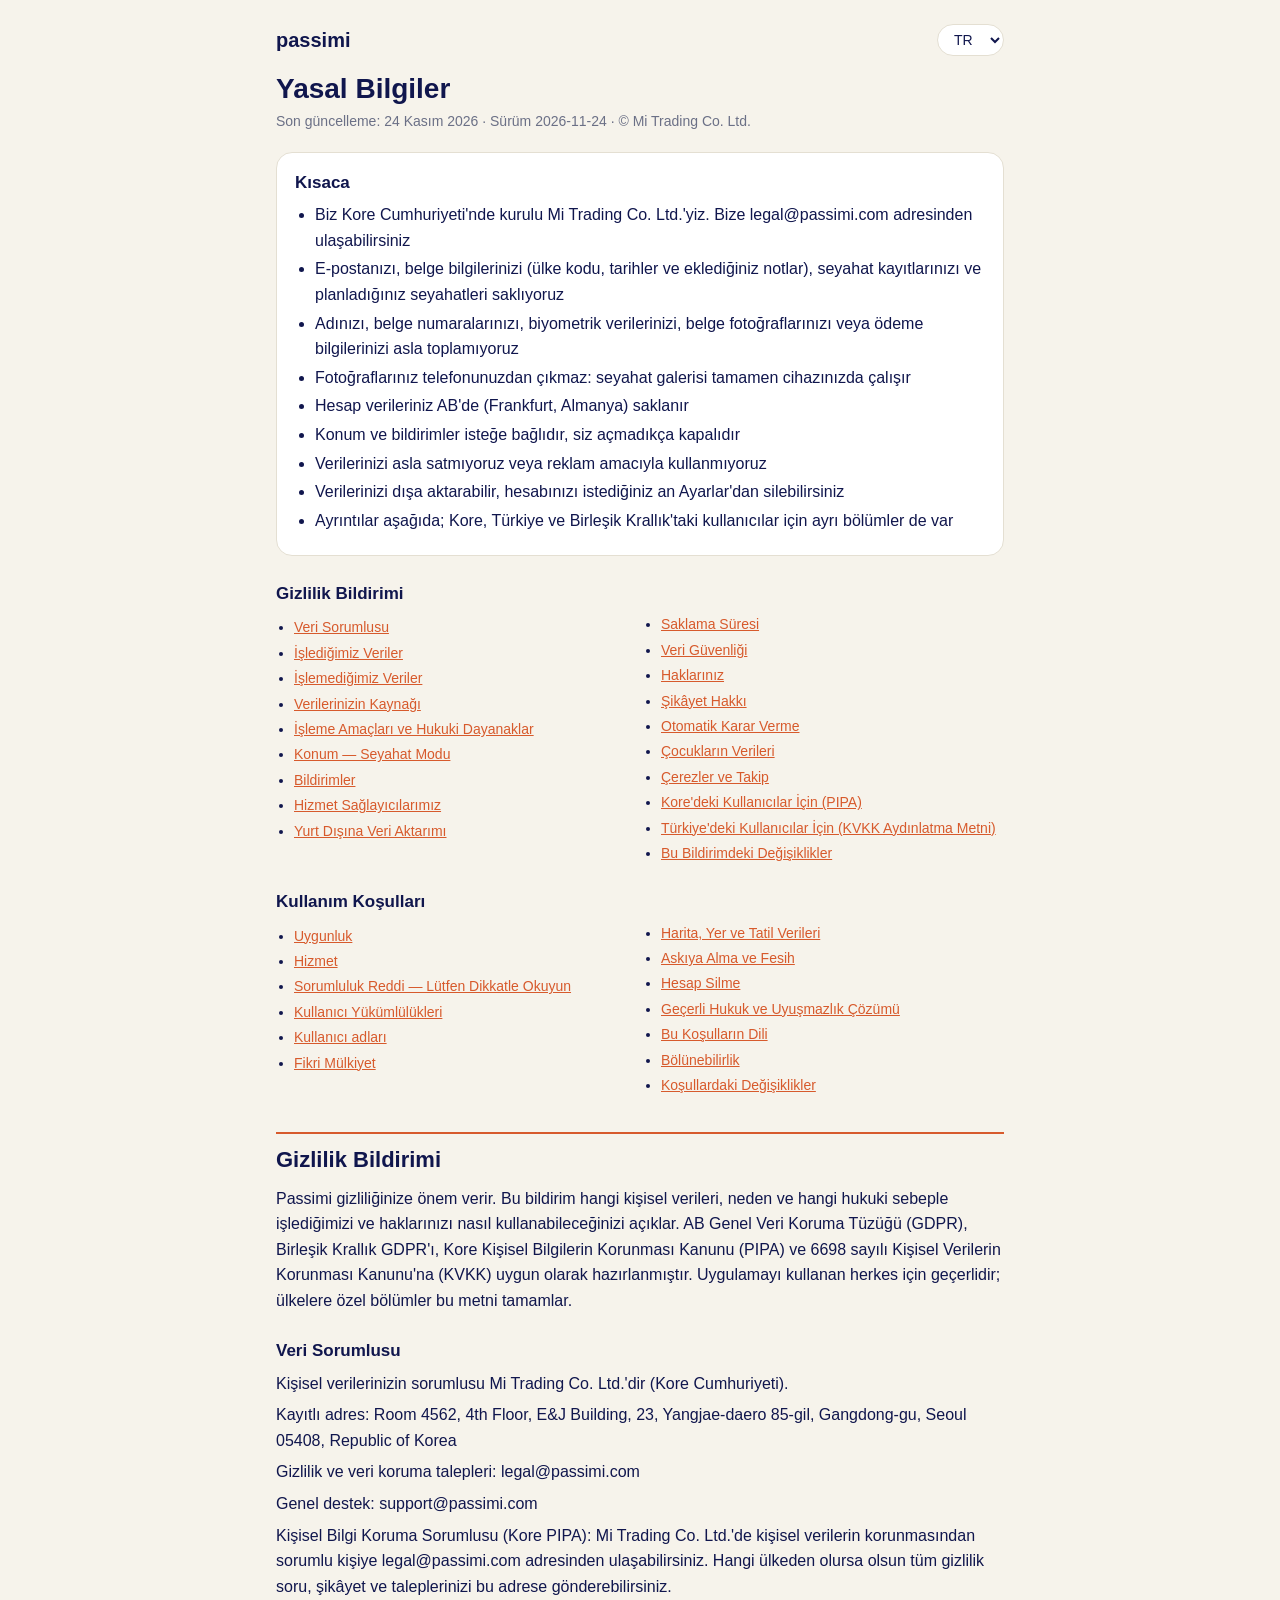
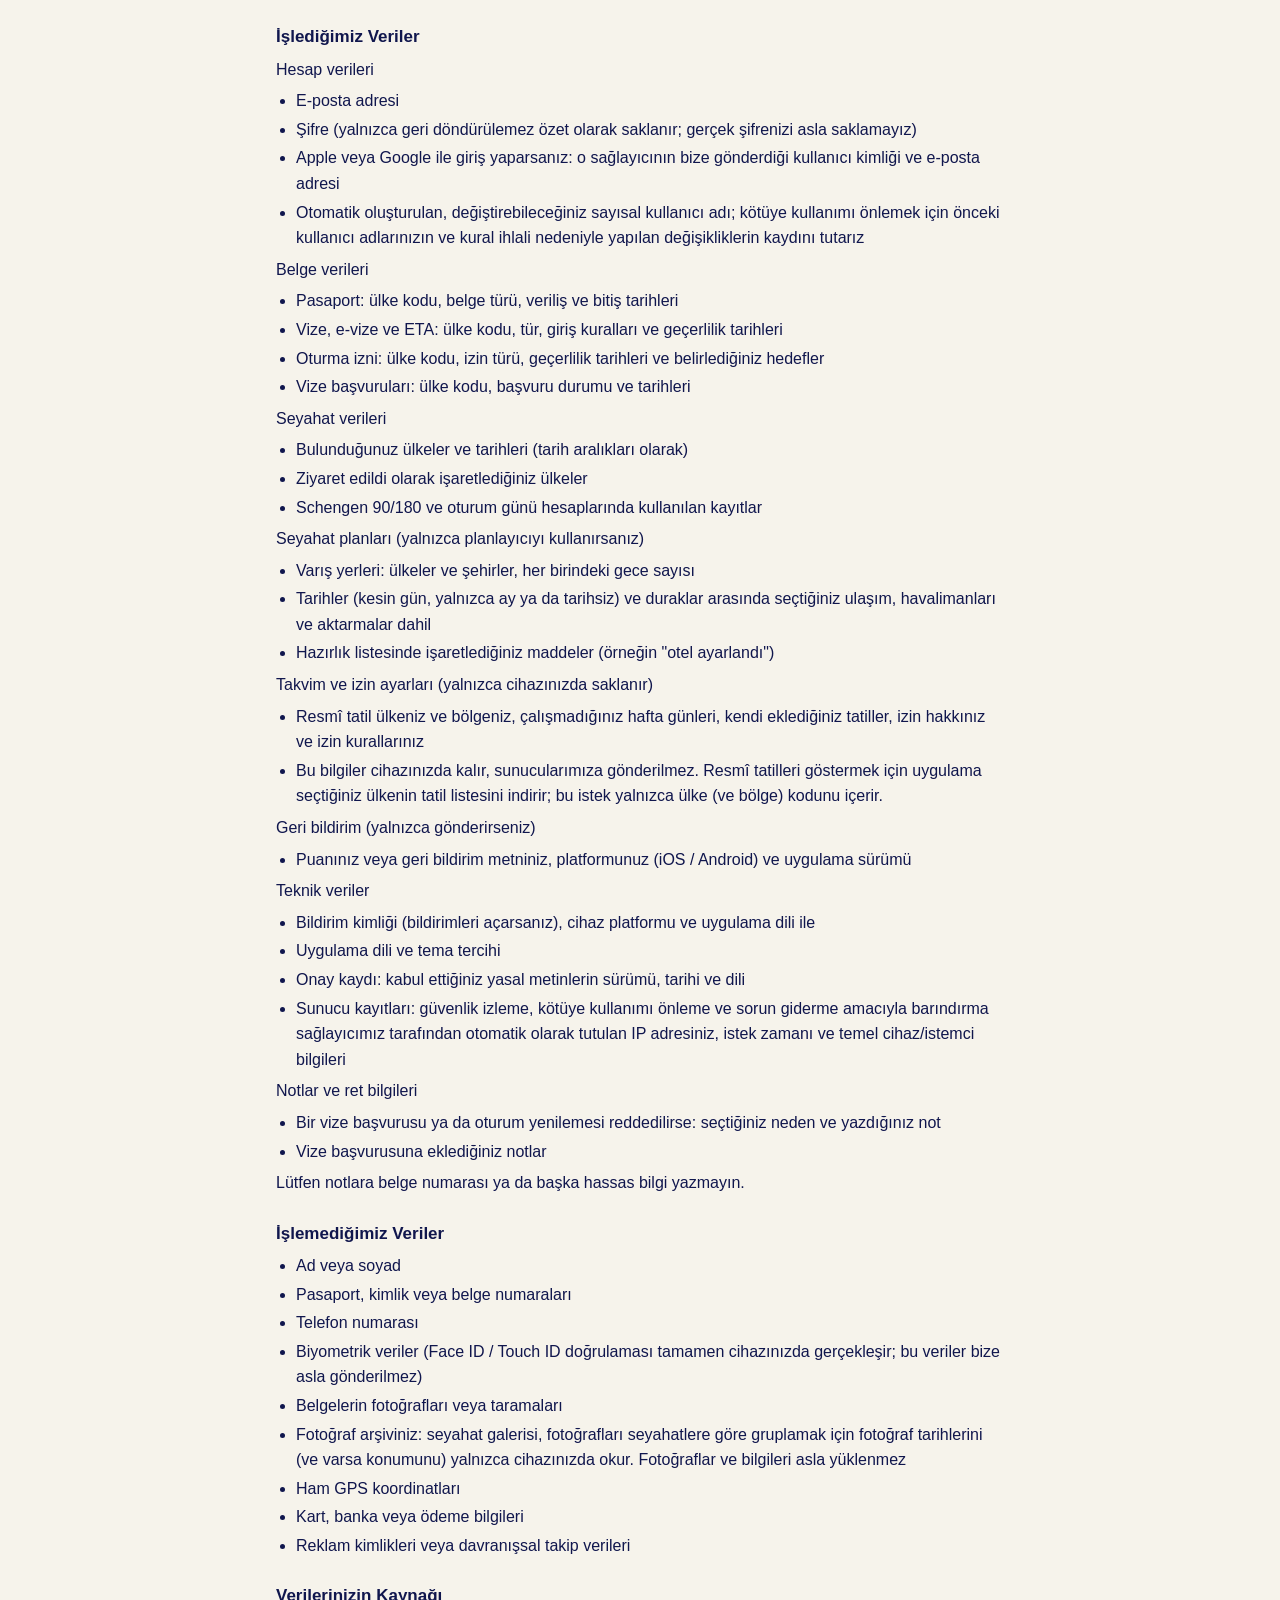
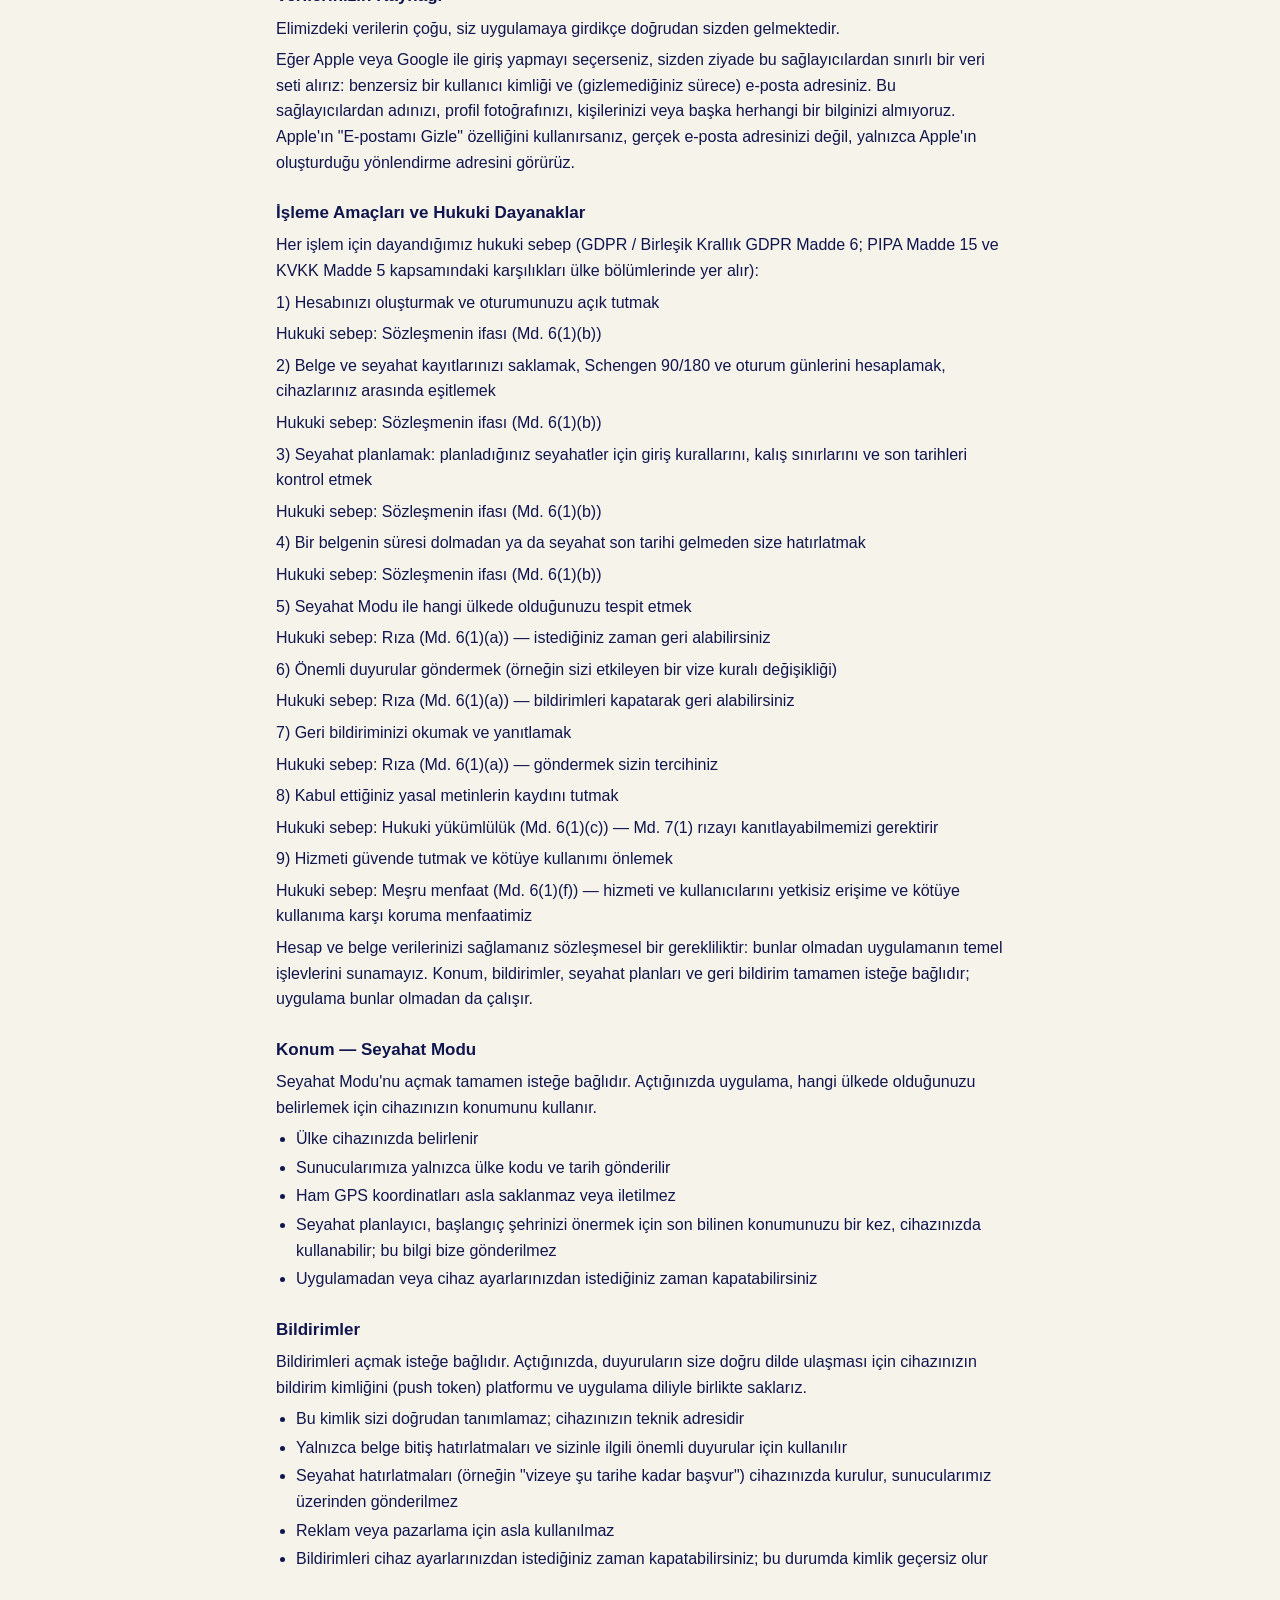
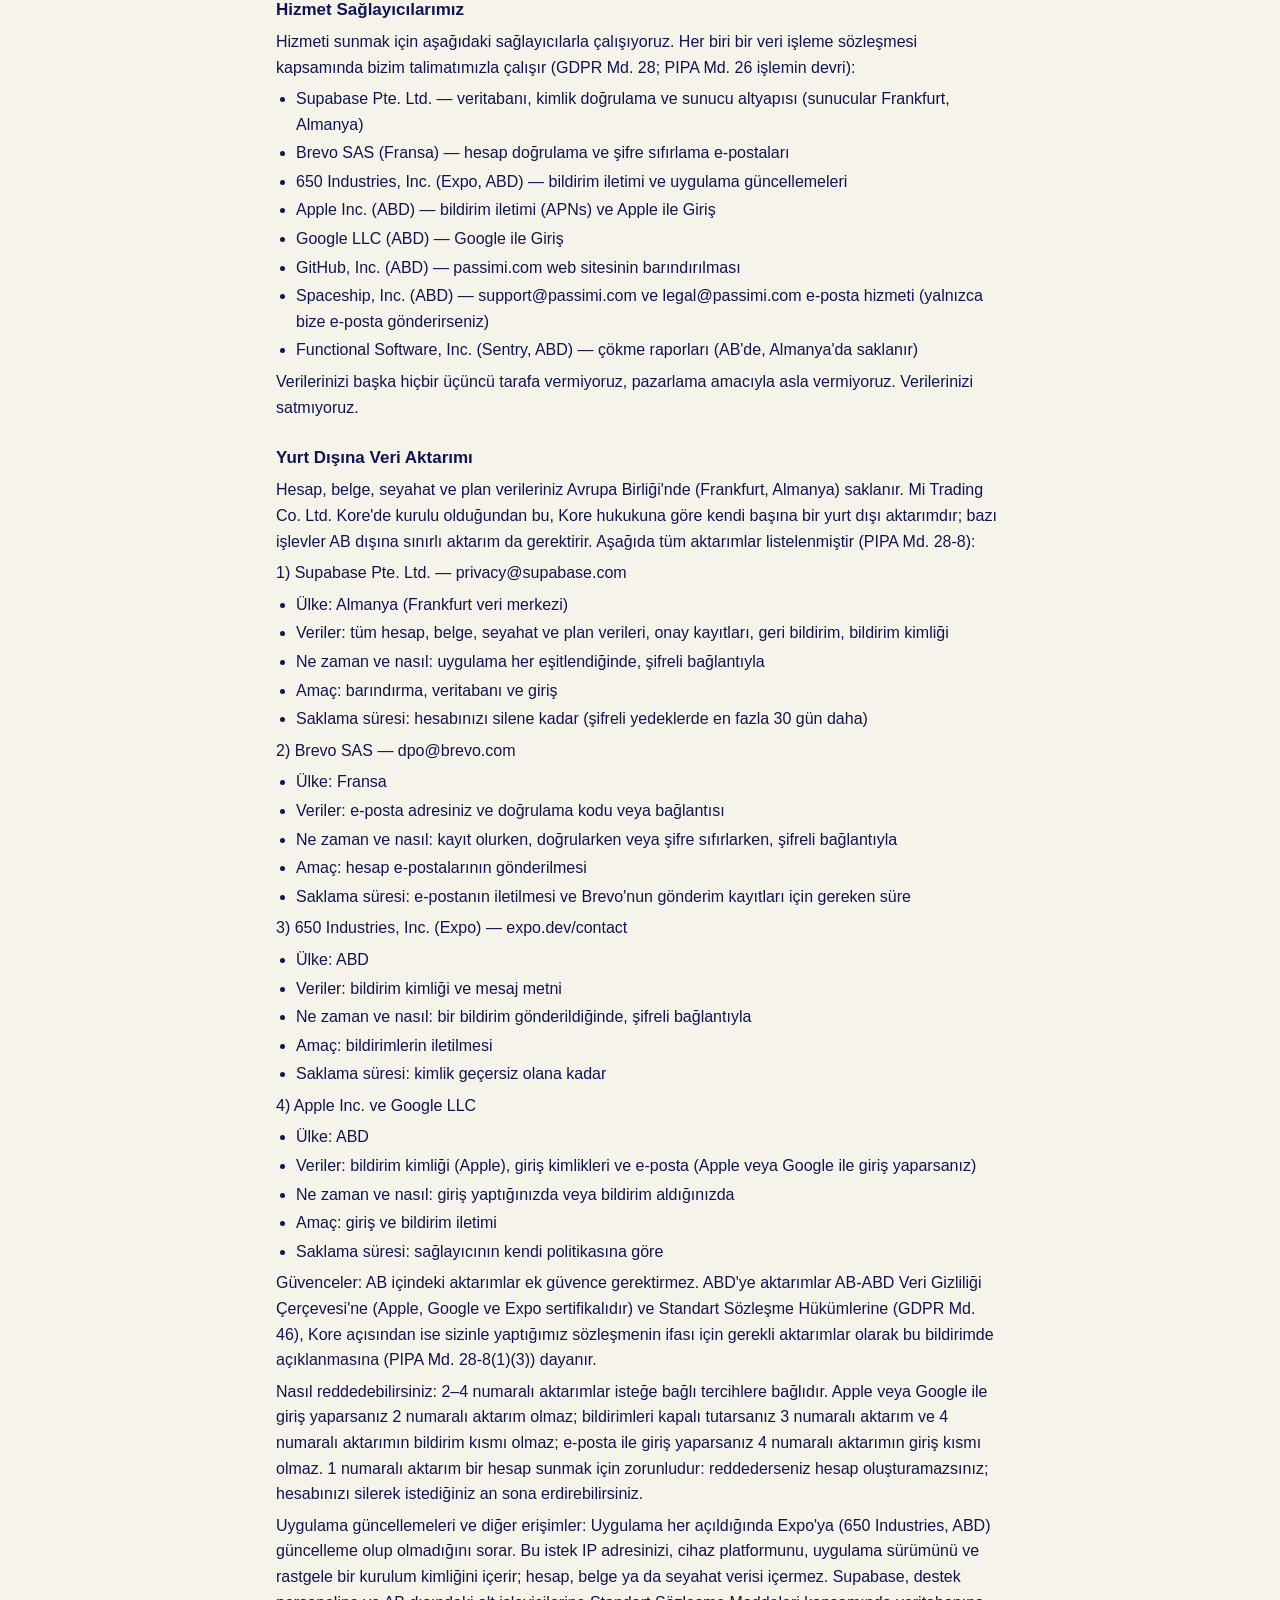
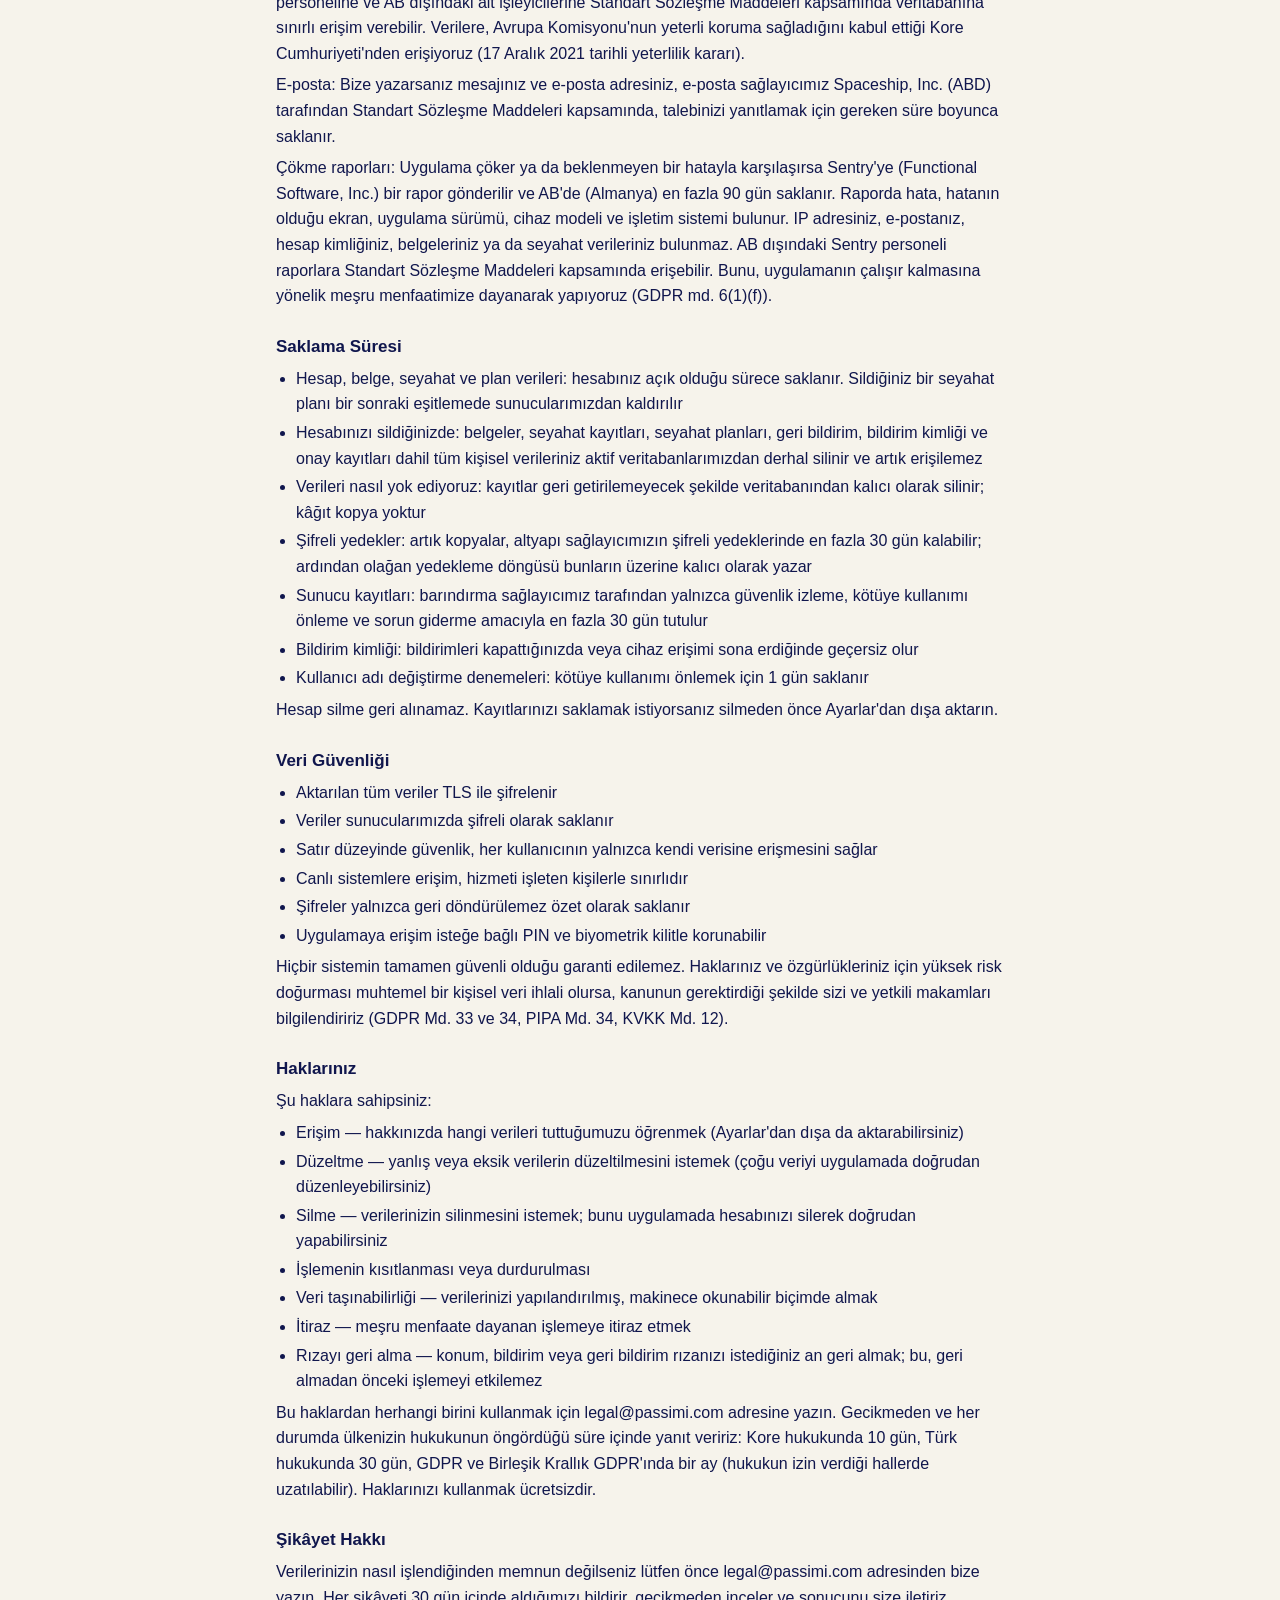
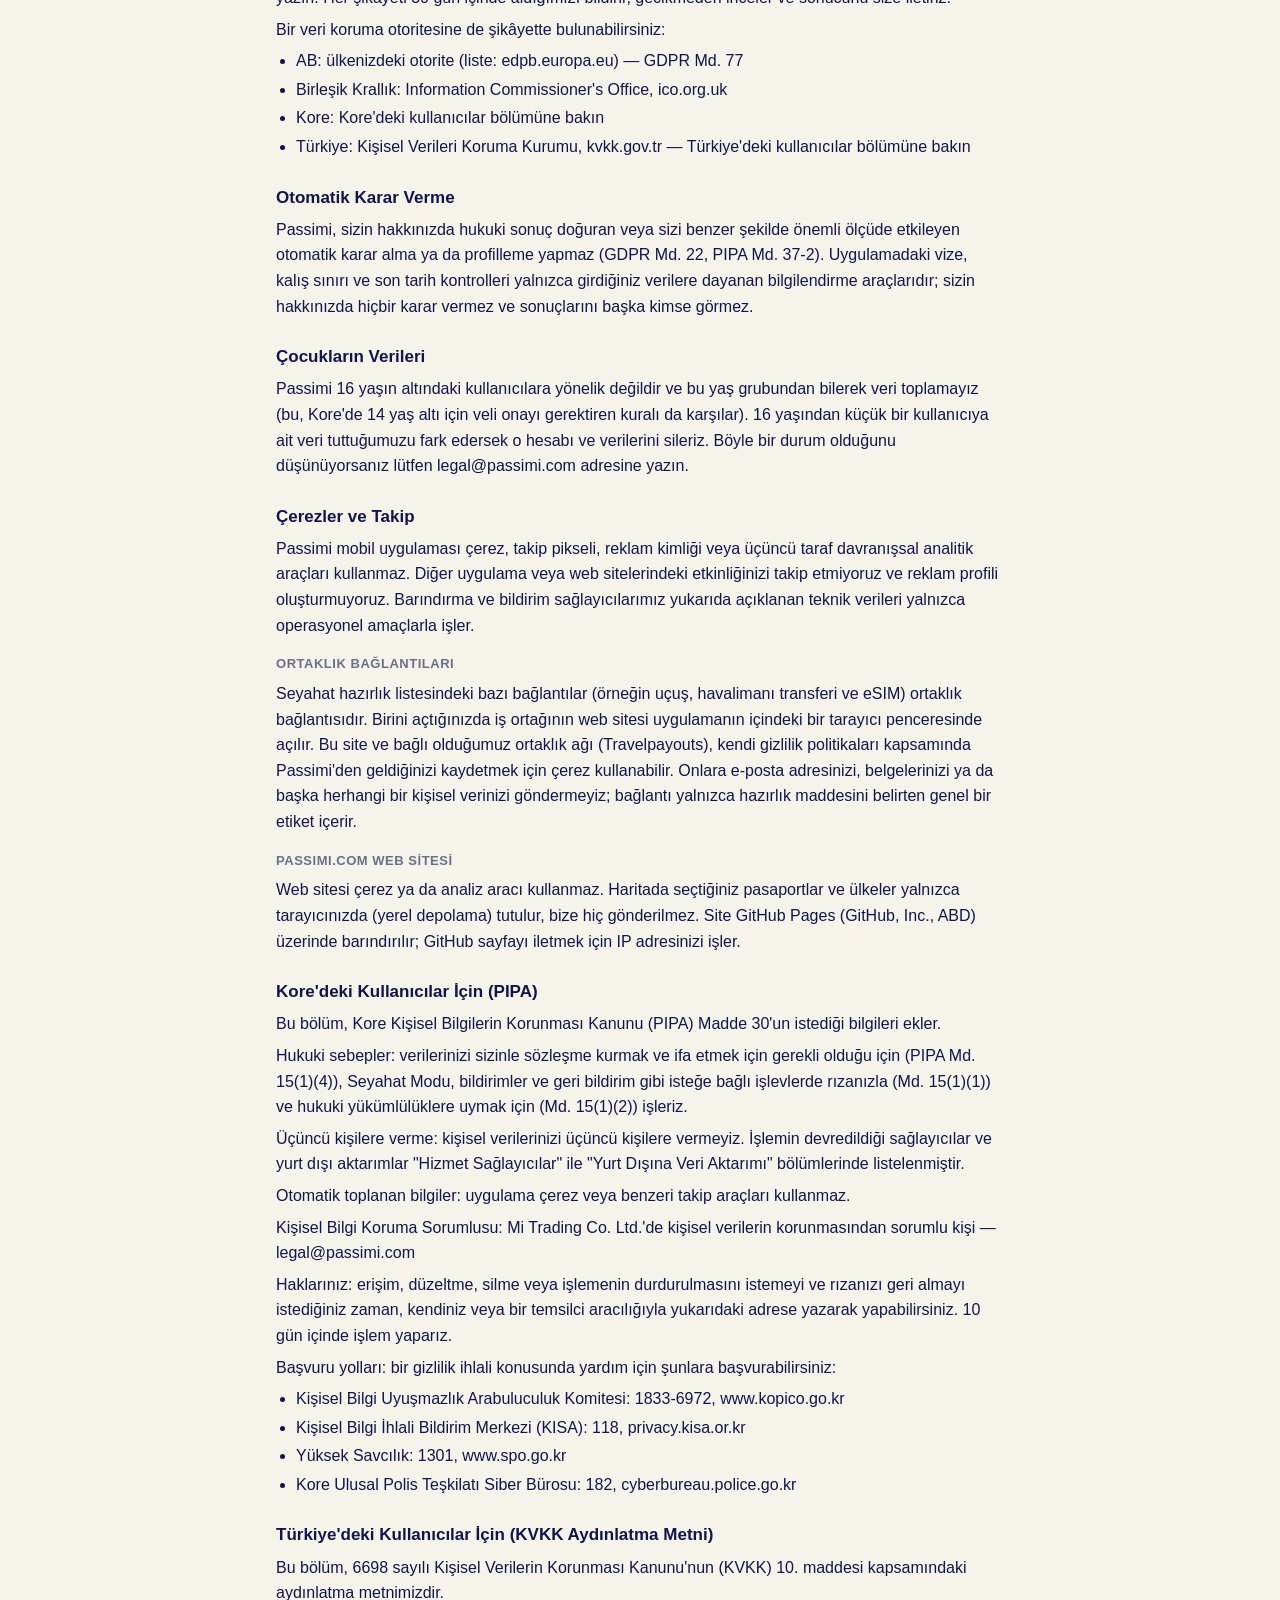
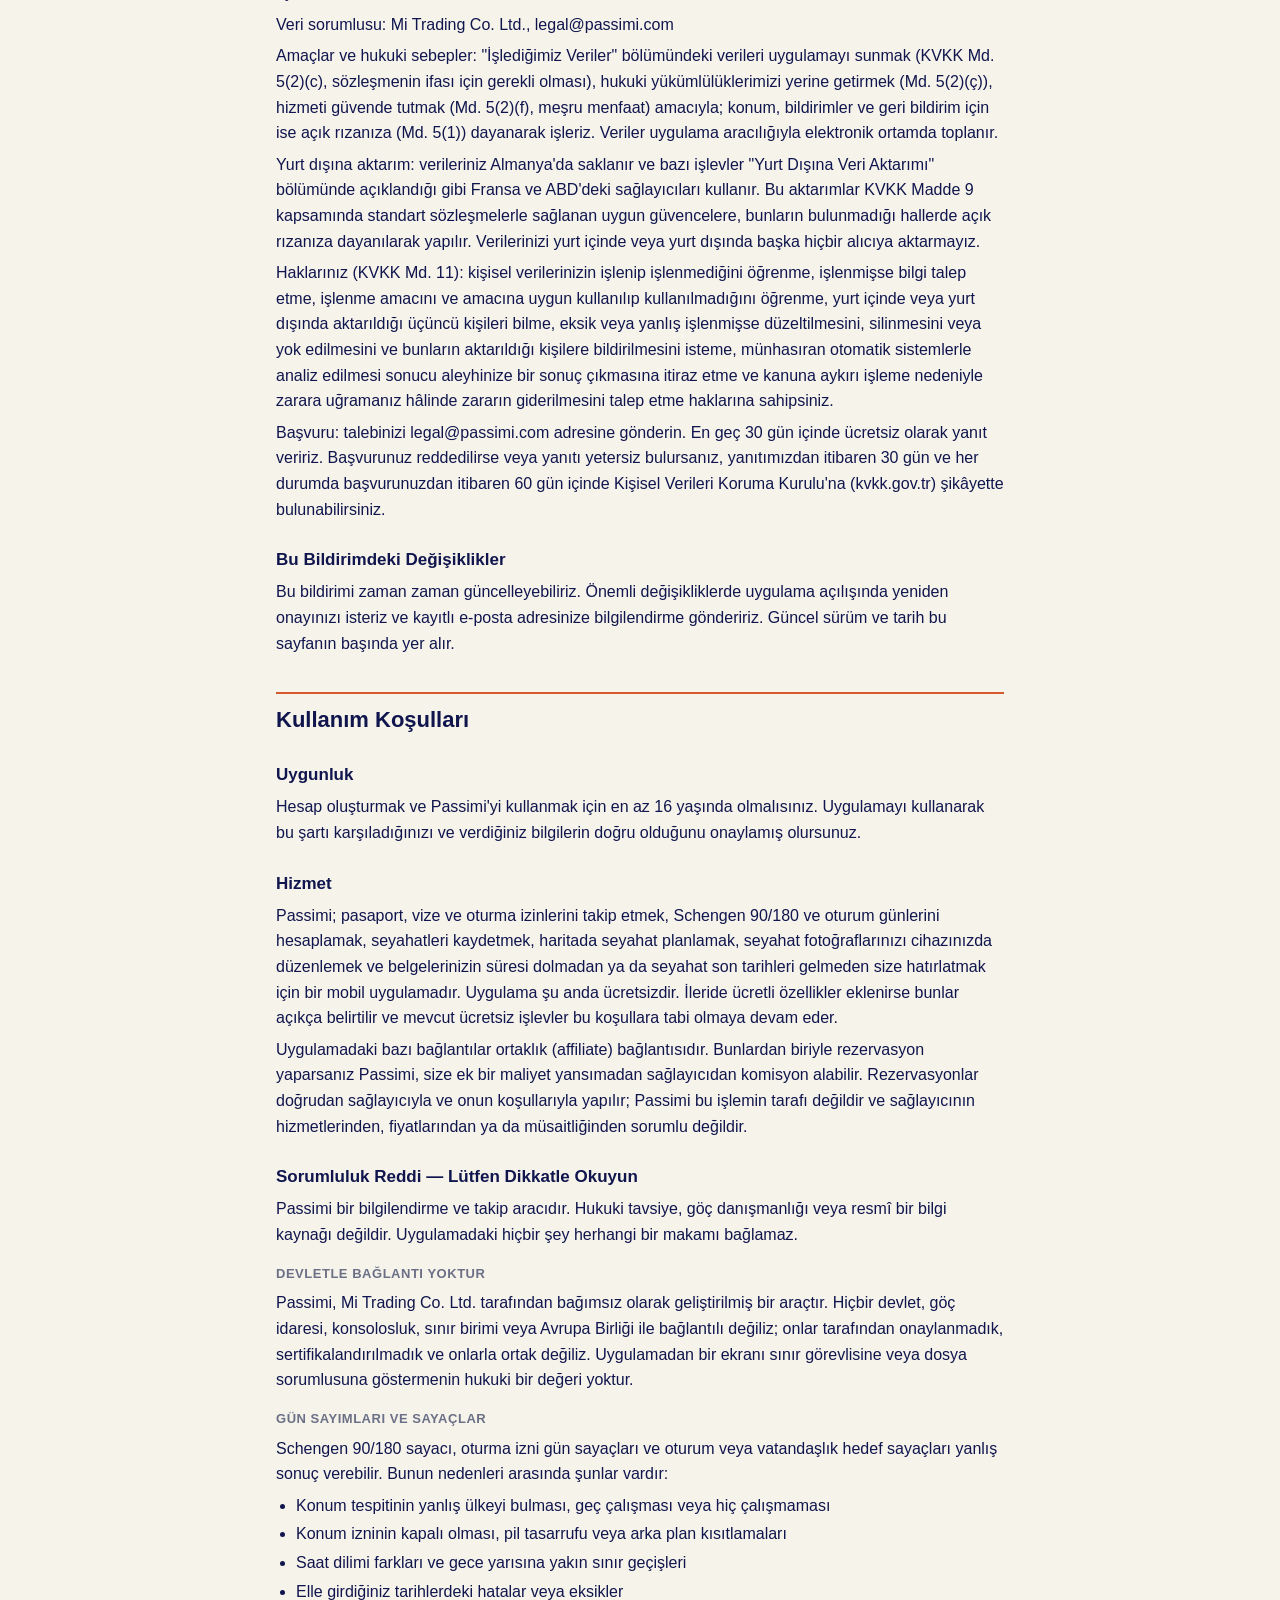
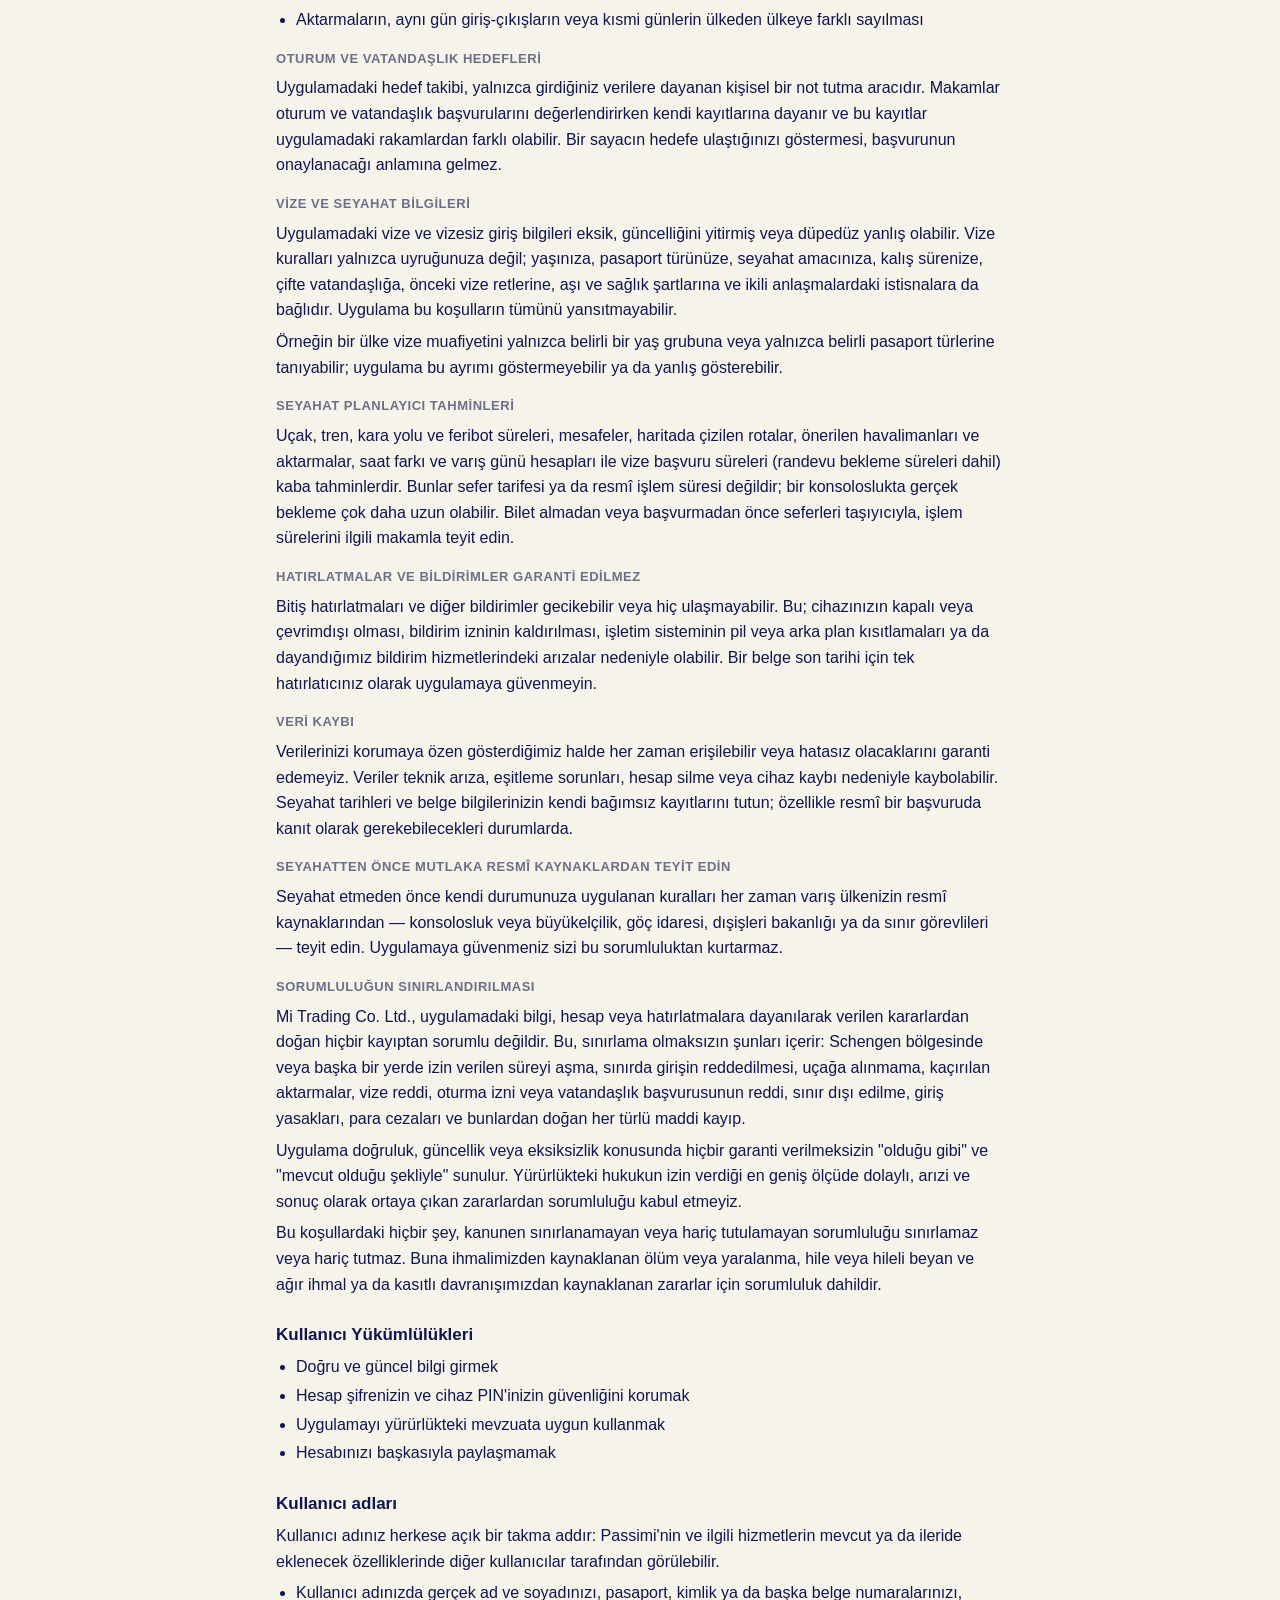
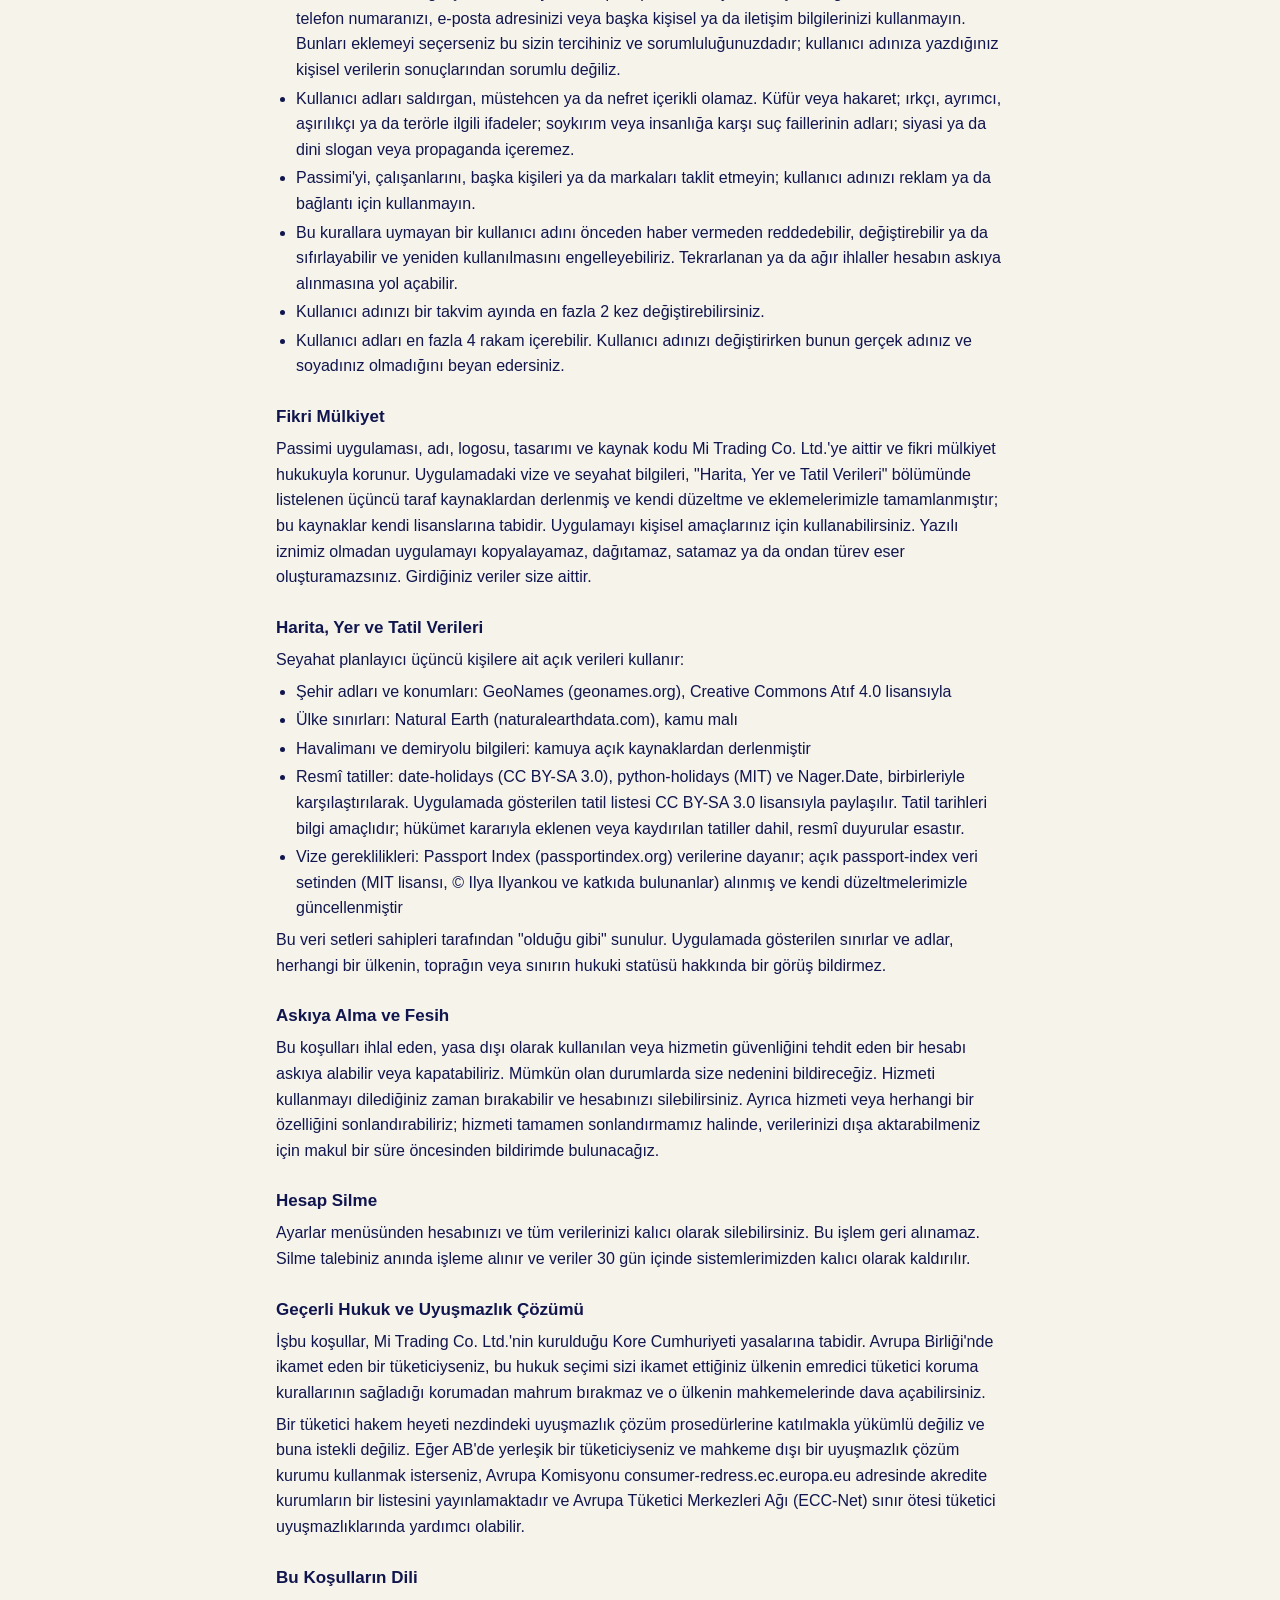
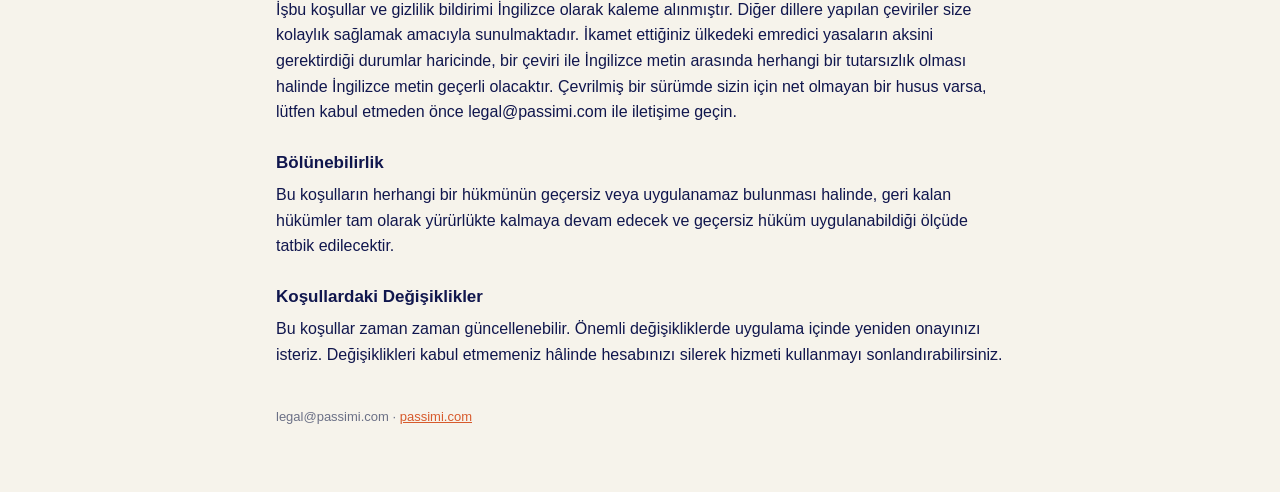
<file: legal/tr.html>
<!doctype html>
<html lang="tr">
<head>
<meta charset="utf-8">
<meta name="viewport" content="width=device-width, initial-scale=1">
<title>Passimi — Yasal Bilgiler</title>
<meta name="description" content="Gizlilik Bildirimi · Kullanım Koşulları">
<link rel="canonical" href="https://passimi.com/legal/tr.html">
<link rel="icon" href="../favicon.svg" type="image/svg+xml">
<style>
:root{--bg:#F6F3EB;--surface:#FFFFFF;--ink:#10164D;--muted:#6B7086;--border:#E4DFD2;--orange:#D75A2C}
*{box-sizing:border-box}
body{margin:0;background:var(--bg);color:var(--ink);font:16px/1.6 -apple-system,BlinkMacSystemFont,"Segoe UI",Roboto,"Noto Sans",sans-serif;-webkit-font-smoothing:antialiased}
.wrap{max-width:760px;margin:0 auto;padding:24px 16px 64px}
header{display:flex;align-items:center;justify-content:space-between;gap:12px;margin-bottom:8px}
header a{color:var(--ink);font-weight:800;text-decoration:none;font-size:20px}
select{background:var(--surface);border:1px solid var(--border);border-radius:999px;padding:6px 12px;font:inherit;font-size:14px;color:var(--ink)}
h1{font-size:28px;line-height:1.2;margin:16px 0 4px}
.meta{color:var(--muted);font-size:14px;margin-bottom:20px}
.card{background:var(--surface);border:1px solid var(--border);border-radius:16px;padding:16px 18px;margin:16px 0}
h2{font-size:22px;margin:36px 0 8px;padding-top:8px;border-top:2px solid var(--orange)}
h3{font-size:17px;margin:24px 0 6px}
h4{font-size:13px;letter-spacing:.04em;margin:16px 0 4px;color:var(--muted)}
p{margin:6px 0}
ul{margin:6px 0;padding-inline-start:20px}
li{margin:3px 0}
nav ul{columns:2;column-gap:24px;font-size:14px;padding-inline-start:18px}
@media (max-width:560px){nav ul{columns:1}}
a{color:var(--orange)}
footer{margin-top:40px;color:var(--muted);font-size:13px}
</style>
</head>
<body><div class="wrap">
<header><a href="/">passimi</a><select aria-label="Language" onchange="location.href=this.value"><option value="ar.html">AR</option><option value="./">EN</option><option value="es.html">ES</option><option value="fr.html">FR</option><option value="ja.html">JA</option><option value="ko.html">KO</option><option value="pt.html">PT</option><option value="ru.html">RU</option><option value="tr.html" selected>TR</option><option value="uk.html">UK</option><option value="zh.html">ZH</option></select></header>
<h1>Yasal Bilgiler</h1>
<div class="meta">Son güncelleme: 24 Kasım 2026 · Sürüm 2026-11-24 · © Mi Trading Co. Ltd.</div>
<div class="card"><h3 style="margin-top:0">Kısaca</h3><ul><li>Biz Kore Cumhuriyeti'nde kurulu Mi Trading Co. Ltd.'yiz. Bize legal@passimi.com adresinden ulaşabilirsiniz</li><li>E-postanızı, belge bilgilerinizi (ülke kodu, tarihler ve eklediğiniz notlar), seyahat kayıtlarınızı ve planladığınız seyahatleri saklıyoruz</li><li>Adınızı, belge numaralarınızı, biyometrik verilerinizi, belge fotoğraflarınızı veya ödeme bilgilerinizi asla toplamıyoruz</li><li>Fotoğraflarınız telefonunuzdan çıkmaz: seyahat galerisi tamamen cihazınızda çalışır</li><li>Hesap verileriniz AB'de (Frankfurt, Almanya) saklanır</li><li>Konum ve bildirimler isteğe bağlıdır, siz açmadıkça kapalıdır</li><li>Verilerinizi asla satmıyoruz veya reklam amacıyla kullanmıyoruz</li><li>Verilerinizi dışa aktarabilir, hesabınızı istediğiniz an Ayarlar'dan silebilirsiniz</li><li>Ayrıntılar aşağıda; Kore, Türkiye ve Birleşik Krallık'taki kullanıcılar için ayrı bölümler de var</li></ul></div>
<nav><h3>Gizlilik Bildirimi</h3><ul><li><a href="#controller">Veri Sorumlusu</a></li><li><a href="#collected">İşlediğimiz Veriler</a></li><li><a href="#notCollected">İşlemediğimiz Veriler</a></li><li><a href="#source">Verilerinizin Kaynağı</a></li><li><a href="#purposes">İşleme Amaçları ve Hukuki Dayanaklar</a></li><li><a href="#location">Konum — Seyahat Modu</a></li><li><a href="#notifications">Bildirimler</a></li><li><a href="#processors">Hizmet Sağlayıcılarımız</a></li><li><a href="#transfer">Yurt Dışına Veri Aktarımı</a></li><li><a href="#retention">Saklama Süresi</a></li><li><a href="#security">Veri Güvenliği</a></li><li><a href="#rights">Haklarınız</a></li><li><a href="#complaint">Şikâyet Hakkı</a></li><li><a href="#automated">Otomatik Karar Verme</a></li><li><a href="#children">Çocukların Verileri</a></li><li><a href="#cookies">Çerezler ve Takip</a></li><li><a href="#korea">Kore'deki Kullanıcılar İçin (PIPA)</a></li><li><a href="#turkey">Türkiye'deki Kullanıcılar İçin (KVKK Aydınlatma Metni)</a></li><li><a href="#changes">Bu Bildirimdeki Değişiklikler</a></li></ul><h3>Kullanım Koşulları</h3><ul><li><a href="#eligibility">Uygunluk</a></li><li><a href="#service">Hizmet</a></li><li><a href="#disclaimer">Sorumluluk Reddi — Lütfen Dikkatle Okuyun</a></li><li><a href="#obligations">Kullanıcı Yükümlülükleri</a></li><li><a href="#usernames">Kullanıcı adları</a></li><li><a href="#ip">Fikri Mülkiyet</a></li><li><a href="#dataSources">Harita, Yer ve Tatil Verileri</a></li><li><a href="#suspension">Askıya Alma ve Fesih</a></li><li><a href="#deletion">Hesap Silme</a></li><li><a href="#governingLaw">Geçerli Hukuk ve Uyuşmazlık Çözümü</a></li><li><a href="#language">Bu Koşulların Dili</a></li><li><a href="#severability">Bölünebilirlik</a></li><li><a href="#termsChanges">Koşullardaki Değişiklikler</a></li></ul></nav>
<h2 id="privacy">Gizlilik Bildirimi</h2><p>Passimi gizliliğinize önem verir. Bu bildirim hangi kişisel verileri, neden ve hangi hukuki sebeple işlediğimizi ve haklarınızı nasıl kullanabileceğinizi açıklar. AB Genel Veri Koruma Tüzüğü (GDPR), Birleşik Krallık GDPR'ı, Kore Kişisel Bilgilerin Korunması Kanunu (PIPA) ve 6698 sayılı Kişisel Verilerin Korunması Kanunu'na (KVKK) uygun olarak hazırlanmıştır. Uygulamayı kullanan herkes için geçerlidir; ülkelere özel bölümler bu metni tamamlar.</p><section id="controller"><h3>Veri Sorumlusu</h3><p>Kişisel verilerinizin sorumlusu Mi Trading Co. Ltd.'dir (Kore Cumhuriyeti).</p><p>Kayıtlı adres: Room 4562, 4th Floor, E&amp;J Building, 23, Yangjae-daero 85-gil, Gangdong-gu, Seoul 05408, Republic of Korea</p><p>Gizlilik ve veri koruma talepleri: legal@passimi.com</p><p>Genel destek: support@passimi.com</p><p>Kişisel Bilgi Koruma Sorumlusu (Kore PIPA): Mi Trading Co. Ltd.'de kişisel verilerin korunmasından sorumlu kişiye legal@passimi.com adresinden ulaşabilirsiniz. Hangi ülkeden olursa olsun tüm gizlilik soru, şikâyet ve taleplerinizi bu adrese gönderebilirsiniz.</p></section><section id="collected"><h3>İşlediğimiz Veriler</h3><p>Hesap verileri</p><ul><li>E-posta adresi</li><li>Şifre (yalnızca geri döndürülemez özet olarak saklanır; gerçek şifrenizi asla saklamayız)</li><li>Apple veya Google ile giriş yaparsanız: o sağlayıcının bize gönderdiği kullanıcı kimliği ve e-posta adresi</li><li>Otomatik oluşturulan, değiştirebileceğiniz sayısal kullanıcı adı; kötüye kullanımı önlemek için önceki kullanıcı adlarınızın ve kural ihlali nedeniyle yapılan değişikliklerin kaydını tutarız</li></ul><p>Belge verileri</p><ul><li>Pasaport: ülke kodu, belge türü, veriliş ve bitiş tarihleri</li><li>Vize, e-vize ve ETA: ülke kodu, tür, giriş kuralları ve geçerlilik tarihleri</li><li>Oturma izni: ülke kodu, izin türü, geçerlilik tarihleri ve belirlediğiniz hedefler</li><li>Vize başvuruları: ülke kodu, başvuru durumu ve tarihleri</li></ul><p>Seyahat verileri</p><ul><li>Bulunduğunuz ülkeler ve tarihleri (tarih aralıkları olarak)</li><li>Ziyaret edildi olarak işaretlediğiniz ülkeler</li><li>Schengen 90/180 ve oturum günü hesaplarında kullanılan kayıtlar</li></ul><p>Seyahat planları (yalnızca planlayıcıyı kullanırsanız)</p><ul><li>Varış yerleri: ülkeler ve şehirler, her birindeki gece sayısı</li><li>Tarihler (kesin gün, yalnızca ay ya da tarihsiz) ve duraklar arasında seçtiğiniz ulaşım, havalimanları ve aktarmalar dahil</li><li>Hazırlık listesinde işaretlediğiniz maddeler (örneğin "otel ayarlandı")</li></ul><p>Takvim ve izin ayarları (yalnızca cihazınızda saklanır)</p><ul><li>Resmî tatil ülkeniz ve bölgeniz, çalışmadığınız hafta günleri, kendi eklediğiniz tatiller, izin hakkınız ve izin kurallarınız</li><li>Bu bilgiler cihazınızda kalır, sunucularımıza gönderilmez. Resmî tatilleri göstermek için uygulama seçtiğiniz ülkenin tatil listesini indirir; bu istek yalnızca ülke (ve bölge) kodunu içerir.</li></ul><p>Geri bildirim (yalnızca gönderirseniz)</p><ul><li>Puanınız veya geri bildirim metniniz, platformunuz (iOS / Android) ve uygulama sürümü</li></ul><p>Teknik veriler</p><ul><li>Bildirim kimliği (bildirimleri açarsanız), cihaz platformu ve uygulama dili ile</li><li>Uygulama dili ve tema tercihi</li><li>Onay kaydı: kabul ettiğiniz yasal metinlerin sürümü, tarihi ve dili</li><li>Sunucu kayıtları: güvenlik izleme, kötüye kullanımı önleme ve sorun giderme amacıyla barındırma sağlayıcımız tarafından otomatik olarak tutulan IP adresiniz, istek zamanı ve temel cihaz/istemci bilgileri</li></ul><p>Notlar ve ret bilgileri</p><ul><li>Bir vize başvurusu ya da oturum yenilemesi reddedilirse: seçtiğiniz neden ve yazdığınız not</li><li>Vize başvurusuna eklediğiniz notlar</li></ul><p>Lütfen notlara belge numarası ya da başka hassas bilgi yazmayın.</p></section><section id="notCollected"><h3>İşlemediğimiz Veriler</h3><ul><li>Ad veya soyad</li><li>Pasaport, kimlik veya belge numaraları</li><li>Telefon numarası</li><li>Biyometrik veriler (Face ID / Touch ID doğrulaması tamamen cihazınızda gerçekleşir; bu veriler bize asla gönderilmez)</li><li>Belgelerin fotoğrafları veya taramaları</li><li>Fotoğraf arşiviniz: seyahat galerisi, fotoğrafları seyahatlere göre gruplamak için fotoğraf tarihlerini (ve varsa konumunu) yalnızca cihazınızda okur. Fotoğraflar ve bilgileri asla yüklenmez</li><li>Ham GPS koordinatları</li><li>Kart, banka veya ödeme bilgileri</li><li>Reklam kimlikleri veya davranışsal takip verileri</li></ul></section><section id="source"><h3>Verilerinizin Kaynağı</h3><p>Elimizdeki verilerin çoğu, siz uygulamaya girdikçe doğrudan sizden gelmektedir.</p><p>Eğer Apple veya Google ile giriş yapmayı seçerseniz, sizden ziyade bu sağlayıcılardan sınırlı bir veri seti alırız: benzersiz bir kullanıcı kimliği ve (gizlemediğiniz sürece) e-posta adresiniz. Bu sağlayıcılardan adınızı, profil fotoğrafınızı, kişilerinizi veya başka herhangi bir bilginizi almıyoruz. Apple'ın "E-postamı Gizle" özelliğini kullanırsanız, gerçek e-posta adresinizi değil, yalnızca Apple'ın oluşturduğu yönlendirme adresini görürüz.</p></section><section id="purposes"><h3>İşleme Amaçları ve Hukuki Dayanaklar</h3><p>Her işlem için dayandığımız hukuki sebep (GDPR / Birleşik Krallık GDPR Madde 6; PIPA Madde 15 ve KVKK Madde 5 kapsamındaki karşılıkları ülke bölümlerinde yer alır):</p><p>1) Hesabınızı oluşturmak ve oturumunuzu açık tutmak</p><p>Hukuki sebep: Sözleşmenin ifası (Md. 6(1)(b))</p><p>2) Belge ve seyahat kayıtlarınızı saklamak, Schengen 90/180 ve oturum günlerini hesaplamak, cihazlarınız arasında eşitlemek</p><p>Hukuki sebep: Sözleşmenin ifası (Md. 6(1)(b))</p><p>3) Seyahat planlamak: planladığınız seyahatler için giriş kurallarını, kalış sınırlarını ve son tarihleri kontrol etmek</p><p>Hukuki sebep: Sözleşmenin ifası (Md. 6(1)(b))</p><p>4) Bir belgenin süresi dolmadan ya da seyahat son tarihi gelmeden size hatırlatmak</p><p>Hukuki sebep: Sözleşmenin ifası (Md. 6(1)(b))</p><p>5) Seyahat Modu ile hangi ülkede olduğunuzu tespit etmek</p><p>Hukuki sebep: Rıza (Md. 6(1)(a)) — istediğiniz zaman geri alabilirsiniz</p><p>6) Önemli duyurular göndermek (örneğin sizi etkileyen bir vize kuralı değişikliği)</p><p>Hukuki sebep: Rıza (Md. 6(1)(a)) — bildirimleri kapatarak geri alabilirsiniz</p><p>7) Geri bildiriminizi okumak ve yanıtlamak</p><p>Hukuki sebep: Rıza (Md. 6(1)(a)) — göndermek sizin tercihiniz</p><p>8) Kabul ettiğiniz yasal metinlerin kaydını tutmak</p><p>Hukuki sebep: Hukuki yükümlülük (Md. 6(1)(c)) — Md. 7(1) rızayı kanıtlayabilmemizi gerektirir</p><p>9) Hizmeti güvende tutmak ve kötüye kullanımı önlemek</p><p>Hukuki sebep: Meşru menfaat (Md. 6(1)(f)) — hizmeti ve kullanıcılarını yetkisiz erişime ve kötüye kullanıma karşı koruma menfaatimiz</p><p>Hesap ve belge verilerinizi sağlamanız sözleşmesel bir gerekliliktir: bunlar olmadan uygulamanın temel işlevlerini sunamayız. Konum, bildirimler, seyahat planları ve geri bildirim tamamen isteğe bağlıdır; uygulama bunlar olmadan da çalışır.</p></section><section id="location"><h3>Konum — Seyahat Modu</h3><p>Seyahat Modu'nu açmak tamamen isteğe bağlıdır. Açtığınızda uygulama, hangi ülkede olduğunuzu belirlemek için cihazınızın konumunu kullanır.</p><ul><li>Ülke cihazınızda belirlenir</li><li>Sunucularımıza yalnızca ülke kodu ve tarih gönderilir</li><li>Ham GPS koordinatları asla saklanmaz veya iletilmez</li><li>Seyahat planlayıcı, başlangıç şehrinizi önermek için son bilinen konumunuzu bir kez, cihazınızda kullanabilir; bu bilgi bize gönderilmez</li><li>Uygulamadan veya cihaz ayarlarınızdan istediğiniz zaman kapatabilirsiniz</li></ul></section><section id="notifications"><h3>Bildirimler</h3><p>Bildirimleri açmak isteğe bağlıdır. Açtığınızda, duyuruların size doğru dilde ulaşması için cihazınızın bildirim kimliğini (push token) platformu ve uygulama diliyle birlikte saklarız.</p><ul><li>Bu kimlik sizi doğrudan tanımlamaz; cihazınızın teknik adresidir</li><li>Yalnızca belge bitiş hatırlatmaları ve sizinle ilgili önemli duyurular için kullanılır</li><li>Seyahat hatırlatmaları (örneğin "vizeye şu tarihe kadar başvur") cihazınızda kurulur, sunucularımız üzerinden gönderilmez</li><li>Reklam veya pazarlama için asla kullanılmaz</li><li>Bildirimleri cihaz ayarlarınızdan istediğiniz zaman kapatabilirsiniz; bu durumda kimlik geçersiz olur</li></ul></section><section id="processors"><h3>Hizmet Sağlayıcılarımız</h3><p>Hizmeti sunmak için aşağıdaki sağlayıcılarla çalışıyoruz. Her biri bir veri işleme sözleşmesi kapsamında bizim talimatımızla çalışır (GDPR Md. 28; PIPA Md. 26 işlemin devri):</p><ul><li>Supabase Pte. Ltd. — veritabanı, kimlik doğrulama ve sunucu altyapısı (sunucular Frankfurt, Almanya)</li><li>Brevo SAS (Fransa) — hesap doğrulama ve şifre sıfırlama e-postaları</li><li>650 Industries, Inc. (Expo, ABD) — bildirim iletimi ve uygulama güncellemeleri</li><li>Apple Inc. (ABD) — bildirim iletimi (APNs) ve Apple ile Giriş</li><li>Google LLC (ABD) — Google ile Giriş</li><li>GitHub, Inc. (ABD) — passimi.com web sitesinin barındırılması</li><li>Spaceship, Inc. (ABD) — support@passimi.com ve legal@passimi.com e-posta hizmeti (yalnızca bize e-posta gönderirseniz)</li><li>Functional Software, Inc. (Sentry, ABD) — çökme raporları (AB'de, Almanya'da saklanır)</li></ul><p>Verilerinizi başka hiçbir üçüncü tarafa vermiyoruz, pazarlama amacıyla asla vermiyoruz. Verilerinizi satmıyoruz.</p></section><section id="transfer"><h3>Yurt Dışına Veri Aktarımı</h3><p>Hesap, belge, seyahat ve plan verileriniz Avrupa Birliği'nde (Frankfurt, Almanya) saklanır. Mi Trading Co. Ltd. Kore'de kurulu olduğundan bu, Kore hukukuna göre kendi başına bir yurt dışı aktarımdır; bazı işlevler AB dışına sınırlı aktarım da gerektirir. Aşağıda tüm aktarımlar listelenmiştir (PIPA Md. 28-8):</p><p>1) Supabase Pte. Ltd. — privacy@supabase.com</p><ul><li>Ülke: Almanya (Frankfurt veri merkezi)</li><li>Veriler: tüm hesap, belge, seyahat ve plan verileri, onay kayıtları, geri bildirim, bildirim kimliği</li><li>Ne zaman ve nasıl: uygulama her eşitlendiğinde, şifreli bağlantıyla</li><li>Amaç: barındırma, veritabanı ve giriş</li><li>Saklama süresi: hesabınızı silene kadar (şifreli yedeklerde en fazla 30 gün daha)</li></ul><p>2) Brevo SAS — dpo@brevo.com</p><ul><li>Ülke: Fransa</li><li>Veriler: e-posta adresiniz ve doğrulama kodu veya bağlantısı</li><li>Ne zaman ve nasıl: kayıt olurken, doğrularken veya şifre sıfırlarken, şifreli bağlantıyla</li><li>Amaç: hesap e-postalarının gönderilmesi</li><li>Saklama süresi: e-postanın iletilmesi ve Brevo'nun gönderim kayıtları için gereken süre</li></ul><p>3) 650 Industries, Inc. (Expo) — expo.dev/contact</p><ul><li>Ülke: ABD</li><li>Veriler: bildirim kimliği ve mesaj metni</li><li>Ne zaman ve nasıl: bir bildirim gönderildiğinde, şifreli bağlantıyla</li><li>Amaç: bildirimlerin iletilmesi</li><li>Saklama süresi: kimlik geçersiz olana kadar</li></ul><p>4) Apple Inc. ve Google LLC</p><ul><li>Ülke: ABD</li><li>Veriler: bildirim kimliği (Apple), giriş kimlikleri ve e-posta (Apple veya Google ile giriş yaparsanız)</li><li>Ne zaman ve nasıl: giriş yaptığınızda veya bildirim aldığınızda</li><li>Amaç: giriş ve bildirim iletimi</li><li>Saklama süresi: sağlayıcının kendi politikasına göre</li></ul><p>Güvenceler: AB içindeki aktarımlar ek güvence gerektirmez. ABD'ye aktarımlar AB-ABD Veri Gizliliği Çerçevesi'ne (Apple, Google ve Expo sertifikalıdır) ve Standart Sözleşme Hükümlerine (GDPR Md. 46), Kore açısından ise sizinle yaptığımız sözleşmenin ifası için gerekli aktarımlar olarak bu bildirimde açıklanmasına (PIPA Md. 28-8(1)(3)) dayanır.</p><p>Nasıl reddedebilirsiniz: 2–4 numaralı aktarımlar isteğe bağlı tercihlere bağlıdır. Apple veya Google ile giriş yaparsanız 2 numaralı aktarım olmaz; bildirimleri kapalı tutarsanız 3 numaralı aktarım ve 4 numaralı aktarımın bildirim kısmı olmaz; e-posta ile giriş yaparsanız 4 numaralı aktarımın giriş kısmı olmaz. 1 numaralı aktarım bir hesap sunmak için zorunludur: reddederseniz hesap oluşturamazsınız; hesabınızı silerek istediğiniz an sona erdirebilirsiniz.</p><p>Uygulama güncellemeleri ve diğer erişimler: Uygulama her açıldığında Expo'ya (650 Industries, ABD) güncelleme olup olmadığını sorar. Bu istek IP adresinizi, cihaz platformunu, uygulama sürümünü ve rastgele bir kurulum kimliğini içerir; hesap, belge ya da seyahat verisi içermez. Supabase, destek personeline ve AB dışındaki alt işleyicilerine Standart Sözleşme Maddeleri kapsamında veritabanına sınırlı erişim verebilir. Verilere, Avrupa Komisyonu'nun yeterli koruma sağladığını kabul ettiği Kore Cumhuriyeti'nden erişiyoruz (17 Aralık 2021 tarihli yeterlilik kararı).</p><p>E-posta: Bize yazarsanız mesajınız ve e-posta adresiniz, e-posta sağlayıcımız Spaceship, Inc. (ABD) tarafından Standart Sözleşme Maddeleri kapsamında, talebinizi yanıtlamak için gereken süre boyunca saklanır.</p><p>Çökme raporları: Uygulama çöker ya da beklenmeyen bir hatayla karşılaşırsa Sentry'ye (Functional Software, Inc.) bir rapor gönderilir ve AB'de (Almanya) en fazla 90 gün saklanır. Raporda hata, hatanın olduğu ekran, uygulama sürümü, cihaz modeli ve işletim sistemi bulunur. IP adresiniz, e-postanız, hesap kimliğiniz, belgeleriniz ya da seyahat verileriniz bulunmaz. AB dışındaki Sentry personeli raporlara Standart Sözleşme Maddeleri kapsamında erişebilir. Bunu, uygulamanın çalışır kalmasına yönelik meşru menfaatimize dayanarak yapıyoruz (GDPR md. 6(1)(f)).</p></section><section id="retention"><h3>Saklama Süresi</h3><ul><li>Hesap, belge, seyahat ve plan verileri: hesabınız açık olduğu sürece saklanır. Sildiğiniz bir seyahat planı bir sonraki eşitlemede sunucularımızdan kaldırılır</li><li>Hesabınızı sildiğinizde: belgeler, seyahat kayıtları, seyahat planları, geri bildirim, bildirim kimliği ve onay kayıtları dahil tüm kişisel verileriniz aktif veritabanlarımızdan derhal silinir ve artık erişilemez</li><li>Verileri nasıl yok ediyoruz: kayıtlar geri getirilemeyecek şekilde veritabanından kalıcı olarak silinir; kâğıt kopya yoktur</li><li>Şifreli yedekler: artık kopyalar, altyapı sağlayıcımızın şifreli yedeklerinde en fazla 30 gün kalabilir; ardından olağan yedekleme döngüsü bunların üzerine kalıcı olarak yazar</li><li>Sunucu kayıtları: barındırma sağlayıcımız tarafından yalnızca güvenlik izleme, kötüye kullanımı önleme ve sorun giderme amacıyla en fazla 30 gün tutulur</li><li>Bildirim kimliği: bildirimleri kapattığınızda veya cihaz erişimi sona erdiğinde geçersiz olur</li><li>Kullanıcı adı değiştirme denemeleri: kötüye kullanımı önlemek için 1 gün saklanır</li></ul><p>Hesap silme geri alınamaz. Kayıtlarınızı saklamak istiyorsanız silmeden önce Ayarlar'dan dışa aktarın.</p></section><section id="security"><h3>Veri Güvenliği</h3><ul><li>Aktarılan tüm veriler TLS ile şifrelenir</li><li>Veriler sunucularımızda şifreli olarak saklanır</li><li>Satır düzeyinde güvenlik, her kullanıcının yalnızca kendi verisine erişmesini sağlar</li><li>Canlı sistemlere erişim, hizmeti işleten kişilerle sınırlıdır</li><li>Şifreler yalnızca geri döndürülemez özet olarak saklanır</li><li>Uygulamaya erişim isteğe bağlı PIN ve biyometrik kilitle korunabilir</li></ul><p>Hiçbir sistemin tamamen güvenli olduğu garanti edilemez. Haklarınız ve özgürlükleriniz için yüksek risk doğurması muhtemel bir kişisel veri ihlali olursa, kanunun gerektirdiği şekilde sizi ve yetkili makamları bilgilendiririz (GDPR Md. 33 ve 34, PIPA Md. 34, KVKK Md. 12).</p></section><section id="rights"><h3>Haklarınız</h3><p>Şu haklara sahipsiniz:</p><ul><li>Erişim — hakkınızda hangi verileri tuttuğumuzu öğrenmek (Ayarlar'dan dışa da aktarabilirsiniz)</li><li>Düzeltme — yanlış veya eksik verilerin düzeltilmesini istemek (çoğu veriyi uygulamada doğrudan düzenleyebilirsiniz)</li><li>Silme — verilerinizin silinmesini istemek; bunu uygulamada hesabınızı silerek doğrudan yapabilirsiniz</li><li>İşlemenin kısıtlanması veya durdurulması</li><li>Veri taşınabilirliği — verilerinizi yapılandırılmış, makinece okunabilir biçimde almak</li><li>İtiraz — meşru menfaate dayanan işlemeye itiraz etmek</li><li>Rızayı geri alma — konum, bildirim veya geri bildirim rızanızı istediğiniz an geri almak; bu, geri almadan önceki işlemeyi etkilemez</li></ul><p>Bu haklardan herhangi birini kullanmak için legal@passimi.com adresine yazın. Gecikmeden ve her durumda ülkenizin hukukunun öngördüğü süre içinde yanıt veririz: Kore hukukunda 10 gün, Türk hukukunda 30 gün, GDPR ve Birleşik Krallık GDPR'ında bir ay (hukukun izin verdiği hallerde uzatılabilir). Haklarınızı kullanmak ücretsizdir.</p></section><section id="complaint"><h3>Şikâyet Hakkı</h3><p>Verilerinizin nasıl işlendiğinden memnun değilseniz lütfen önce legal@passimi.com adresinden bize yazın. Her şikâyeti 30 gün içinde aldığımızı bildirir, gecikmeden inceler ve sonucunu size iletiriz.</p><p>Bir veri koruma otoritesine de şikâyette bulunabilirsiniz:</p><ul><li>AB: ülkenizdeki otorite (liste: edpb.europa.eu) — GDPR Md. 77</li><li>Birleşik Krallık: Information Commissioner's Office, ico.org.uk</li><li>Kore: Kore'deki kullanıcılar bölümüne bakın</li><li>Türkiye: Kişisel Verileri Koruma Kurumu, kvkk.gov.tr — Türkiye'deki kullanıcılar bölümüne bakın</li></ul></section><section id="automated"><h3>Otomatik Karar Verme</h3><p>Passimi, sizin hakkınızda hukuki sonuç doğuran veya sizi benzer şekilde önemli ölçüde etkileyen otomatik karar alma ya da profilleme yapmaz (GDPR Md. 22, PIPA Md. 37-2). Uygulamadaki vize, kalış sınırı ve son tarih kontrolleri yalnızca girdiğiniz verilere dayanan bilgilendirme araçlarıdır; sizin hakkınızda hiçbir karar vermez ve sonuçlarını başka kimse görmez.</p></section><section id="children"><h3>Çocukların Verileri</h3><p>Passimi 16 yaşın altındaki kullanıcılara yönelik değildir ve bu yaş grubundan bilerek veri toplamayız (bu, Kore'de 14 yaş altı için veli onayı gerektiren kuralı da karşılar). 16 yaşından küçük bir kullanıcıya ait veri tuttuğumuzu fark edersek o hesabı ve verilerini sileriz. Böyle bir durum olduğunu düşünüyorsanız lütfen legal@passimi.com adresine yazın.</p></section><section id="cookies"><h3>Çerezler ve Takip</h3><p>Passimi mobil uygulaması çerez, takip pikseli, reklam kimliği veya üçüncü taraf davranışsal analitik araçları kullanmaz. Diğer uygulama veya web sitelerindeki etkinliğinizi takip etmiyoruz ve reklam profili oluşturmuyoruz. Barındırma ve bildirim sağlayıcılarımız yukarıda açıklanan teknik verileri yalnızca operasyonel amaçlarla işler.</p><h4>ORTAKLIK BAĞLANTILARI</h4><p>Seyahat hazırlık listesindeki bazı bağlantılar (örneğin uçuş, havalimanı transferi ve eSIM) ortaklık bağlantısıdır. Birini açtığınızda iş ortağının web sitesi uygulamanın içindeki bir tarayıcı penceresinde açılır. Bu site ve bağlı olduğumuz ortaklık ağı (Travelpayouts), kendi gizlilik politikaları kapsamında Passimi'den geldiğinizi kaydetmek için çerez kullanabilir. Onlara e-posta adresinizi, belgelerinizi ya da başka herhangi bir kişisel verinizi göndermeyiz; bağlantı yalnızca hazırlık maddesini belirten genel bir etiket içerir.</p><h4>PASSIMI.COM WEB SİTESİ</h4><p>Web sitesi çerez ya da analiz aracı kullanmaz. Haritada seçtiğiniz pasaportlar ve ülkeler yalnızca tarayıcınızda (yerel depolama) tutulur, bize hiç gönderilmez. Site GitHub Pages (GitHub, Inc., ABD) üzerinde barındırılır; GitHub sayfayı iletmek için IP adresinizi işler.</p></section><section id="korea"><h3>Kore'deki Kullanıcılar İçin (PIPA)</h3><p>Bu bölüm, Kore Kişisel Bilgilerin Korunması Kanunu (PIPA) Madde 30'un istediği bilgileri ekler.</p><p>Hukuki sebepler: verilerinizi sizinle sözleşme kurmak ve ifa etmek için gerekli olduğu için (PIPA Md. 15(1)(4)), Seyahat Modu, bildirimler ve geri bildirim gibi isteğe bağlı işlevlerde rızanızla (Md. 15(1)(1)) ve hukuki yükümlülüklere uymak için (Md. 15(1)(2)) işleriz.</p><p>Üçüncü kişilere verme: kişisel verilerinizi üçüncü kişilere vermeyiz. İşlemin devredildiği sağlayıcılar ve yurt dışı aktarımlar "Hizmet Sağlayıcılar" ile "Yurt Dışına Veri Aktarımı" bölümlerinde listelenmiştir.</p><p>Otomatik toplanan bilgiler: uygulama çerez veya benzeri takip araçları kullanmaz.</p><p>Kişisel Bilgi Koruma Sorumlusu: Mi Trading Co. Ltd.'de kişisel verilerin korunmasından sorumlu kişi — legal@passimi.com</p><p>Haklarınız: erişim, düzeltme, silme veya işlemenin durdurulmasını istemeyi ve rızanızı geri almayı istediğiniz zaman, kendiniz veya bir temsilci aracılığıyla yukarıdaki adrese yazarak yapabilirsiniz. 10 gün içinde işlem yaparız.</p><p>Başvuru yolları: bir gizlilik ihlali konusunda yardım için şunlara başvurabilirsiniz:</p><ul><li>Kişisel Bilgi Uyuşmazlık Arabuluculuk Komitesi: 1833-6972, www.kopico.go.kr</li><li>Kişisel Bilgi İhlali Bildirim Merkezi (KISA): 118, privacy.kisa.or.kr</li><li>Yüksek Savcılık: 1301, www.spo.go.kr</li><li>Kore Ulusal Polis Teşkilatı Siber Bürosu: 182, cyberbureau.police.go.kr</li></ul></section><section id="turkey"><h3>Türkiye'deki Kullanıcılar İçin (KVKK Aydınlatma Metni)</h3><p>Bu bölüm, 6698 sayılı Kişisel Verilerin Korunması Kanunu'nun (KVKK) 10. maddesi kapsamındaki aydınlatma metnimizdir.</p><p>Veri sorumlusu: Mi Trading Co. Ltd., legal@passimi.com</p><p>Amaçlar ve hukuki sebepler: "İşlediğimiz Veriler" bölümündeki verileri uygulamayı sunmak (KVKK Md. 5(2)(c), sözleşmenin ifası için gerekli olması), hukuki yükümlülüklerimizi yerine getirmek (Md. 5(2)(ç)), hizmeti güvende tutmak (Md. 5(2)(f), meşru menfaat) amacıyla; konum, bildirimler ve geri bildirim için ise açık rızanıza (Md. 5(1)) dayanarak işleriz. Veriler uygulama aracılığıyla elektronik ortamda toplanır.</p><p>Yurt dışına aktarım: verileriniz Almanya'da saklanır ve bazı işlevler "Yurt Dışına Veri Aktarımı" bölümünde açıklandığı gibi Fransa ve ABD'deki sağlayıcıları kullanır. Bu aktarımlar KVKK Madde 9 kapsamında standart sözleşmelerle sağlanan uygun güvencelere, bunların bulunmadığı hallerde açık rızanıza dayanılarak yapılır. Verilerinizi yurt içinde veya yurt dışında başka hiçbir alıcıya aktarmayız.</p><p>Haklarınız (KVKK Md. 11): kişisel verilerinizin işlenip işlenmediğini öğrenme, işlenmişse bilgi talep etme, işlenme amacını ve amacına uygun kullanılıp kullanılmadığını öğrenme, yurt içinde veya yurt dışında aktarıldığı üçüncü kişileri bilme, eksik veya yanlış işlenmişse düzeltilmesini, silinmesini veya yok edilmesini ve bunların aktarıldığı kişilere bildirilmesini isteme, münhasıran otomatik sistemlerle analiz edilmesi sonucu aleyhinize bir sonuç çıkmasına itiraz etme ve kanuna aykırı işleme nedeniyle zarara uğramanız hâlinde zararın giderilmesini talep etme haklarına sahipsiniz.</p><p>Başvuru: talebinizi legal@passimi.com adresine gönderin. En geç 30 gün içinde ücretsiz olarak yanıt veririz. Başvurunuz reddedilirse veya yanıtı yetersiz bulursanız, yanıtımızdan itibaren 30 gün ve her durumda başvurunuzdan itibaren 60 gün içinde Kişisel Verileri Koruma Kurulu'na (kvkk.gov.tr) şikâyette bulunabilirsiniz.</p></section><section id="changes"><h3>Bu Bildirimdeki Değişiklikler</h3><p>Bu bildirimi zaman zaman güncelleyebiliriz. Önemli değişikliklerde uygulama açılışında yeniden onayınızı isteriz ve kayıtlı e-posta adresinize bilgilendirme göndeririz. Güncel sürüm ve tarih bu sayfanın başında yer alır.</p></section>
<h2 id="terms">Kullanım Koşulları</h2><section id="eligibility"><h3>Uygunluk</h3><p>Hesap oluşturmak ve Passimi'yi kullanmak için en az 16 yaşında olmalısınız. Uygulamayı kullanarak bu şartı karşıladığınızı ve verdiğiniz bilgilerin doğru olduğunu onaylamış olursunuz.</p></section><section id="service"><h3>Hizmet</h3><p>Passimi; pasaport, vize ve oturma izinlerini takip etmek, Schengen 90/180 ve oturum günlerini hesaplamak, seyahatleri kaydetmek, haritada seyahat planlamak, seyahat fotoğraflarınızı cihazınızda düzenlemek ve belgelerinizin süresi dolmadan ya da seyahat son tarihleri gelmeden size hatırlatmak için bir mobil uygulamadır. Uygulama şu anda ücretsizdir. İleride ücretli özellikler eklenirse bunlar açıkça belirtilir ve mevcut ücretsiz işlevler bu koşullara tabi olmaya devam eder.</p><p>Uygulamadaki bazı bağlantılar ortaklık (affiliate) bağlantısıdır. Bunlardan biriyle rezervasyon yaparsanız Passimi, size ek bir maliyet yansımadan sağlayıcıdan komisyon alabilir. Rezervasyonlar doğrudan sağlayıcıyla ve onun koşullarıyla yapılır; Passimi bu işlemin tarafı değildir ve sağlayıcının hizmetlerinden, fiyatlarından ya da müsaitliğinden sorumlu değildir.</p></section><section id="disclaimer"><h3>Sorumluluk Reddi — Lütfen Dikkatle Okuyun</h3><p>Passimi bir bilgilendirme ve takip aracıdır. Hukuki tavsiye, göç danışmanlığı veya resmî bir bilgi kaynağı değildir. Uygulamadaki hiçbir şey herhangi bir makamı bağlamaz.</p><h4>DEVLETLE BAĞLANTI YOKTUR</h4><p>Passimi, Mi Trading Co. Ltd. tarafından bağımsız olarak geliştirilmiş bir araçtır. Hiçbir devlet, göç idaresi, konsolosluk, sınır birimi veya Avrupa Birliği ile bağlantılı değiliz; onlar tarafından onaylanmadık, sertifikalandırılmadık ve onlarla ortak değiliz. Uygulamadan bir ekranı sınır görevlisine veya dosya sorumlusuna göstermenin hukuki bir değeri yoktur.</p><h4>GÜN SAYIMLARI VE SAYAÇLAR</h4><p>Schengen 90/180 sayacı, oturma izni gün sayaçları ve oturum veya vatandaşlık hedef sayaçları yanlış sonuç verebilir. Bunun nedenleri arasında şunlar vardır:</p><ul><li>Konum tespitinin yanlış ülkeyi bulması, geç çalışması veya hiç çalışmaması</li><li>Konum izninin kapalı olması, pil tasarrufu veya arka plan kısıtlamaları</li><li>Saat dilimi farkları ve gece yarısına yakın sınır geçişleri</li><li>Elle girdiğiniz tarihlerdeki hatalar veya eksikler</li><li>Aktarmaların, aynı gün giriş-çıkışların veya kısmi günlerin ülkeden ülkeye farklı sayılması</li></ul><h4>OTURUM VE VATANDAŞLIK HEDEFLERİ</h4><p>Uygulamadaki hedef takibi, yalnızca girdiğiniz verilere dayanan kişisel bir not tutma aracıdır. Makamlar oturum ve vatandaşlık başvurularını değerlendirirken kendi kayıtlarına dayanır ve bu kayıtlar uygulamadaki rakamlardan farklı olabilir. Bir sayacın hedefe ulaştığınızı göstermesi, başvurunun onaylanacağı anlamına gelmez.</p><h4>VİZE VE SEYAHAT BİLGİLERİ</h4><p>Uygulamadaki vize ve vizesiz giriş bilgileri eksik, güncelliğini yitirmiş veya düpedüz yanlış olabilir. Vize kuralları yalnızca uyruğunuza değil; yaşınıza, pasaport türünüze, seyahat amacınıza, kalış sürenize, çifte vatandaşlığa, önceki vize retlerine, aşı ve sağlık şartlarına ve ikili anlaşmalardaki istisnalara da bağlıdır. Uygulama bu koşulların tümünü yansıtmayabilir.</p><p>Örneğin bir ülke vize muafiyetini yalnızca belirli bir yaş grubuna veya yalnızca belirli pasaport türlerine tanıyabilir; uygulama bu ayrımı göstermeyebilir ya da yanlış gösterebilir.</p><h4>SEYAHAT PLANLAYICI TAHMİNLERİ</h4><p>Uçak, tren, kara yolu ve feribot süreleri, mesafeler, haritada çizilen rotalar, önerilen havalimanları ve aktarmalar, saat farkı ve varış günü hesapları ile vize başvuru süreleri (randevu bekleme süreleri dahil) kaba tahminlerdir. Bunlar sefer tarifesi ya da resmî işlem süresi değildir; bir konsoloslukta gerçek bekleme çok daha uzun olabilir. Bilet almadan veya başvurmadan önce seferleri taşıyıcıyla, işlem sürelerini ilgili makamla teyit edin.</p><h4>HATIRLATMALAR VE BİLDİRİMLER GARANTİ EDİLMEZ</h4><p>Bitiş hatırlatmaları ve diğer bildirimler gecikebilir veya hiç ulaşmayabilir. Bu; cihazınızın kapalı veya çevrimdışı olması, bildirim izninin kaldırılması, işletim sisteminin pil veya arka plan kısıtlamaları ya da dayandığımız bildirim hizmetlerindeki arızalar nedeniyle olabilir. Bir belge son tarihi için tek hatırlatıcınız olarak uygulamaya güvenmeyin.</p><h4>VERİ KAYBI</h4><p>Verilerinizi korumaya özen gösterdiğimiz halde her zaman erişilebilir veya hatasız olacaklarını garanti edemeyiz. Veriler teknik arıza, eşitleme sorunları, hesap silme veya cihaz kaybı nedeniyle kaybolabilir. Seyahat tarihleri ve belge bilgilerinizin kendi bağımsız kayıtlarını tutun; özellikle resmî bir başvuruda kanıt olarak gerekebilecekleri durumlarda.</p><h4>SEYAHATTEN ÖNCE MUTLAKA RESMÎ KAYNAKLARDAN TEYİT EDİN</h4><p>Seyahat etmeden önce kendi durumunuza uygulanan kuralları her zaman varış ülkenizin resmî kaynaklarından — konsolosluk veya büyükelçilik, göç idaresi, dışişleri bakanlığı ya da sınır görevlileri — teyit edin. Uygulamaya güvenmeniz sizi bu sorumluluktan kurtarmaz.</p><h4>SORUMLULUĞUN SINIRLANDIRILMASI</h4><p>Mi Trading Co. Ltd., uygulamadaki bilgi, hesap veya hatırlatmalara dayanılarak verilen kararlardan doğan hiçbir kayıptan sorumlu değildir. Bu, sınırlama olmaksızın şunları içerir: Schengen bölgesinde veya başka bir yerde izin verilen süreyi aşma, sınırda girişin reddedilmesi, uçağa alınmama, kaçırılan aktarmalar, vize reddi, oturma izni veya vatandaşlık başvurusunun reddi, sınır dışı edilme, giriş yasakları, para cezaları ve bunlardan doğan her türlü maddi kayıp.</p><p>Uygulama doğruluk, güncellik veya eksiksizlik konusunda hiçbir garanti verilmeksizin "olduğu gibi" ve "mevcut olduğu şekliyle" sunulur. Yürürlükteki hukukun izin verdiği en geniş ölçüde dolaylı, arızi ve sonuç olarak ortaya çıkan zararlardan sorumluluğu kabul etmeyiz.</p><p>Bu koşullardaki hiçbir şey, kanunen sınırlanamayan veya hariç tutulamayan sorumluluğu sınırlamaz veya hariç tutmaz. Buna ihmalimizden kaynaklanan ölüm veya yaralanma, hile veya hileli beyan ve ağır ihmal ya da kasıtlı davranışımızdan kaynaklanan zararlar için sorumluluk dahildir.</p></section><section id="obligations"><h3>Kullanıcı Yükümlülükleri</h3><ul><li>Doğru ve güncel bilgi girmek</li><li>Hesap şifrenizin ve cihaz PIN'inizin güvenliğini korumak</li><li>Uygulamayı yürürlükteki mevzuata uygun kullanmak</li><li>Hesabınızı başkasıyla paylaşmamak</li></ul></section><section id="usernames"><h3>Kullanıcı adları</h3><p>Kullanıcı adınız herkese açık bir takma addır: Passimi'nin ve ilgili hizmetlerin mevcut ya da ileride eklenecek özelliklerinde diğer kullanıcılar tarafından görülebilir.</p><ul><li>Kullanıcı adınızda gerçek ad ve soyadınızı, pasaport, kimlik ya da başka belge numaralarınızı, telefon numaranızı, e-posta adresinizi veya başka kişisel ya da iletişim bilgilerinizi kullanmayın. Bunları eklemeyi seçerseniz bu sizin tercihiniz ve sorumluluğunuzdadır; kullanıcı adınıza yazdığınız kişisel verilerin sonuçlarından sorumlu değiliz.</li><li>Kullanıcı adları saldırgan, müstehcen ya da nefret içerikli olamaz. Küfür veya hakaret; ırkçı, ayrımcı, aşırılıkçı ya da terörle ilgili ifadeler; soykırım veya insanlığa karşı suç faillerinin adları; siyasi ya da dini slogan veya propaganda içeremez.</li><li>Passimi'yi, çalışanlarını, başka kişileri ya da markaları taklit etmeyin; kullanıcı adınızı reklam ya da bağlantı için kullanmayın.</li><li>Bu kurallara uymayan bir kullanıcı adını önceden haber vermeden reddedebilir, değiştirebilir ya da sıfırlayabilir ve yeniden kullanılmasını engelleyebiliriz. Tekrarlanan ya da ağır ihlaller hesabın askıya alınmasına yol açabilir.</li><li>Kullanıcı adınızı bir takvim ayında en fazla 2 kez değiştirebilirsiniz.</li><li>Kullanıcı adları en fazla 4 rakam içerebilir. Kullanıcı adınızı değiştirirken bunun gerçek adınız ve soyadınız olmadığını beyan edersiniz.</li></ul></section><section id="ip"><h3>Fikri Mülkiyet</h3><p>Passimi uygulaması, adı, logosu, tasarımı ve kaynak kodu Mi Trading Co. Ltd.'ye aittir ve fikri mülkiyet hukukuyla korunur. Uygulamadaki vize ve seyahat bilgileri, "Harita, Yer ve Tatil Verileri" bölümünde listelenen üçüncü taraf kaynaklardan derlenmiş ve kendi düzeltme ve eklemelerimizle tamamlanmıştır; bu kaynaklar kendi lisanslarına tabidir. Uygulamayı kişisel amaçlarınız için kullanabilirsiniz. Yazılı iznimiz olmadan uygulamayı kopyalayamaz, dağıtamaz, satamaz ya da ondan türev eser oluşturamazsınız. Girdiğiniz veriler size aittir.</p></section><section id="dataSources"><h3>Harita, Yer ve Tatil Verileri</h3><p>Seyahat planlayıcı üçüncü kişilere ait açık verileri kullanır:</p><ul><li>Şehir adları ve konumları: GeoNames (geonames.org), Creative Commons Atıf 4.0 lisansıyla</li><li>Ülke sınırları: Natural Earth (naturalearthdata.com), kamu malı</li><li>Havalimanı ve demiryolu bilgileri: kamuya açık kaynaklardan derlenmiştir</li><li>Resmî tatiller: date-holidays (CC BY-SA 3.0), python-holidays (MIT) ve Nager.Date, birbirleriyle karşılaştırılarak. Uygulamada gösterilen tatil listesi CC BY-SA 3.0 lisansıyla paylaşılır. Tatil tarihleri bilgi amaçlıdır; hükümet kararıyla eklenen veya kaydırılan tatiller dahil, resmî duyurular esastır.</li><li>Vize gereklilikleri: Passport Index (passportindex.org) verilerine dayanır; açık passport-index veri setinden (MIT lisansı, © Ilya Ilyankou ve katkıda bulunanlar) alınmış ve kendi düzeltmelerimizle güncellenmiştir</li></ul><p>Bu veri setleri sahipleri tarafından "olduğu gibi" sunulur. Uygulamada gösterilen sınırlar ve adlar, herhangi bir ülkenin, toprağın veya sınırın hukuki statüsü hakkında bir görüş bildirmez.</p></section><section id="suspension"><h3>Askıya Alma ve Fesih</h3><p>Bu koşulları ihlal eden, yasa dışı olarak kullanılan veya hizmetin güvenliğini tehdit eden bir hesabı askıya alabilir veya kapatabiliriz. Mümkün olan durumlarda size nedenini bildireceğiz. Hizmeti kullanmayı dilediğiniz zaman bırakabilir ve hesabınızı silebilirsiniz. Ayrıca hizmeti veya herhangi bir özelliğini sonlandırabiliriz; hizmeti tamamen sonlandırmamız halinde, verilerinizi dışa aktarabilmeniz için makul bir süre öncesinden bildirimde bulunacağız.</p></section><section id="deletion"><h3>Hesap Silme</h3><p>Ayarlar menüsünden hesabınızı ve tüm verilerinizi kalıcı olarak silebilirsiniz. Bu işlem geri alınamaz. Silme talebiniz anında işleme alınır ve veriler 30 gün içinde sistemlerimizden kalıcı olarak kaldırılır.</p></section><section id="governingLaw"><h3>Geçerli Hukuk ve Uyuşmazlık Çözümü</h3><p>İşbu koşullar, Mi Trading Co. Ltd.'nin kurulduğu Kore Cumhuriyeti yasalarına tabidir. Avrupa Birliği'nde ikamet eden bir tüketiciyseniz, bu hukuk seçimi sizi ikamet ettiğiniz ülkenin emredici tüketici koruma kurallarının sağladığı korumadan mahrum bırakmaz ve o ülkenin mahkemelerinde dava açabilirsiniz.</p><p>Bir tüketici hakem heyeti nezdindeki uyuşmazlık çözüm prosedürlerine katılmakla yükümlü değiliz ve buna istekli değiliz. Eğer AB'de yerleşik bir tüketiciyseniz ve mahkeme dışı bir uyuşmazlık çözüm kurumu kullanmak isterseniz, Avrupa Komisyonu consumer-redress.ec.europa.eu adresinde akredite kurumların bir listesini yayınlamaktadır ve Avrupa Tüketici Merkezleri Ağı (ECC-Net) sınır ötesi tüketici uyuşmazlıklarında yardımcı olabilir.</p></section><section id="language"><h3>Bu Koşulların Dili</h3><p>İşbu koşullar ve gizlilik bildirimi İngilizce olarak kaleme alınmıştır. Diğer dillere yapılan çeviriler size kolaylık sağlamak amacıyla sunulmaktadır. İkamet ettiğiniz ülkedeki emredici yasaların aksini gerektirdiği durumlar haricinde, bir çeviri ile İngilizce metin arasında herhangi bir tutarsızlık olması halinde İngilizce metin geçerli olacaktır. Çevrilmiş bir sürümde sizin için net olmayan bir husus varsa, lütfen kabul etmeden önce legal@passimi.com ile iletişime geçin.</p></section><section id="severability"><h3>Bölünebilirlik</h3><p>Bu koşulların herhangi bir hükmünün geçersiz veya uygulanamaz bulunması halinde, geri kalan hükümler tam olarak yürürlükte kalmaya devam edecek ve geçersiz hüküm uygulanabildiği ölçüde tatbik edilecektir.</p></section><section id="termsChanges"><h3>Koşullardaki Değişiklikler</h3><p>Bu koşullar zaman zaman güncellenebilir. Önemli değişikliklerde uygulama içinde yeniden onayınızı isteriz. Değişiklikleri kabul etmemeniz hâlinde hesabınızı silerek hizmeti kullanmayı sonlandırabilirsiniz.</p></section>
<footer>legal@passimi.com · <a href="/">passimi.com</a></footer>
</div></body></html>
</file>
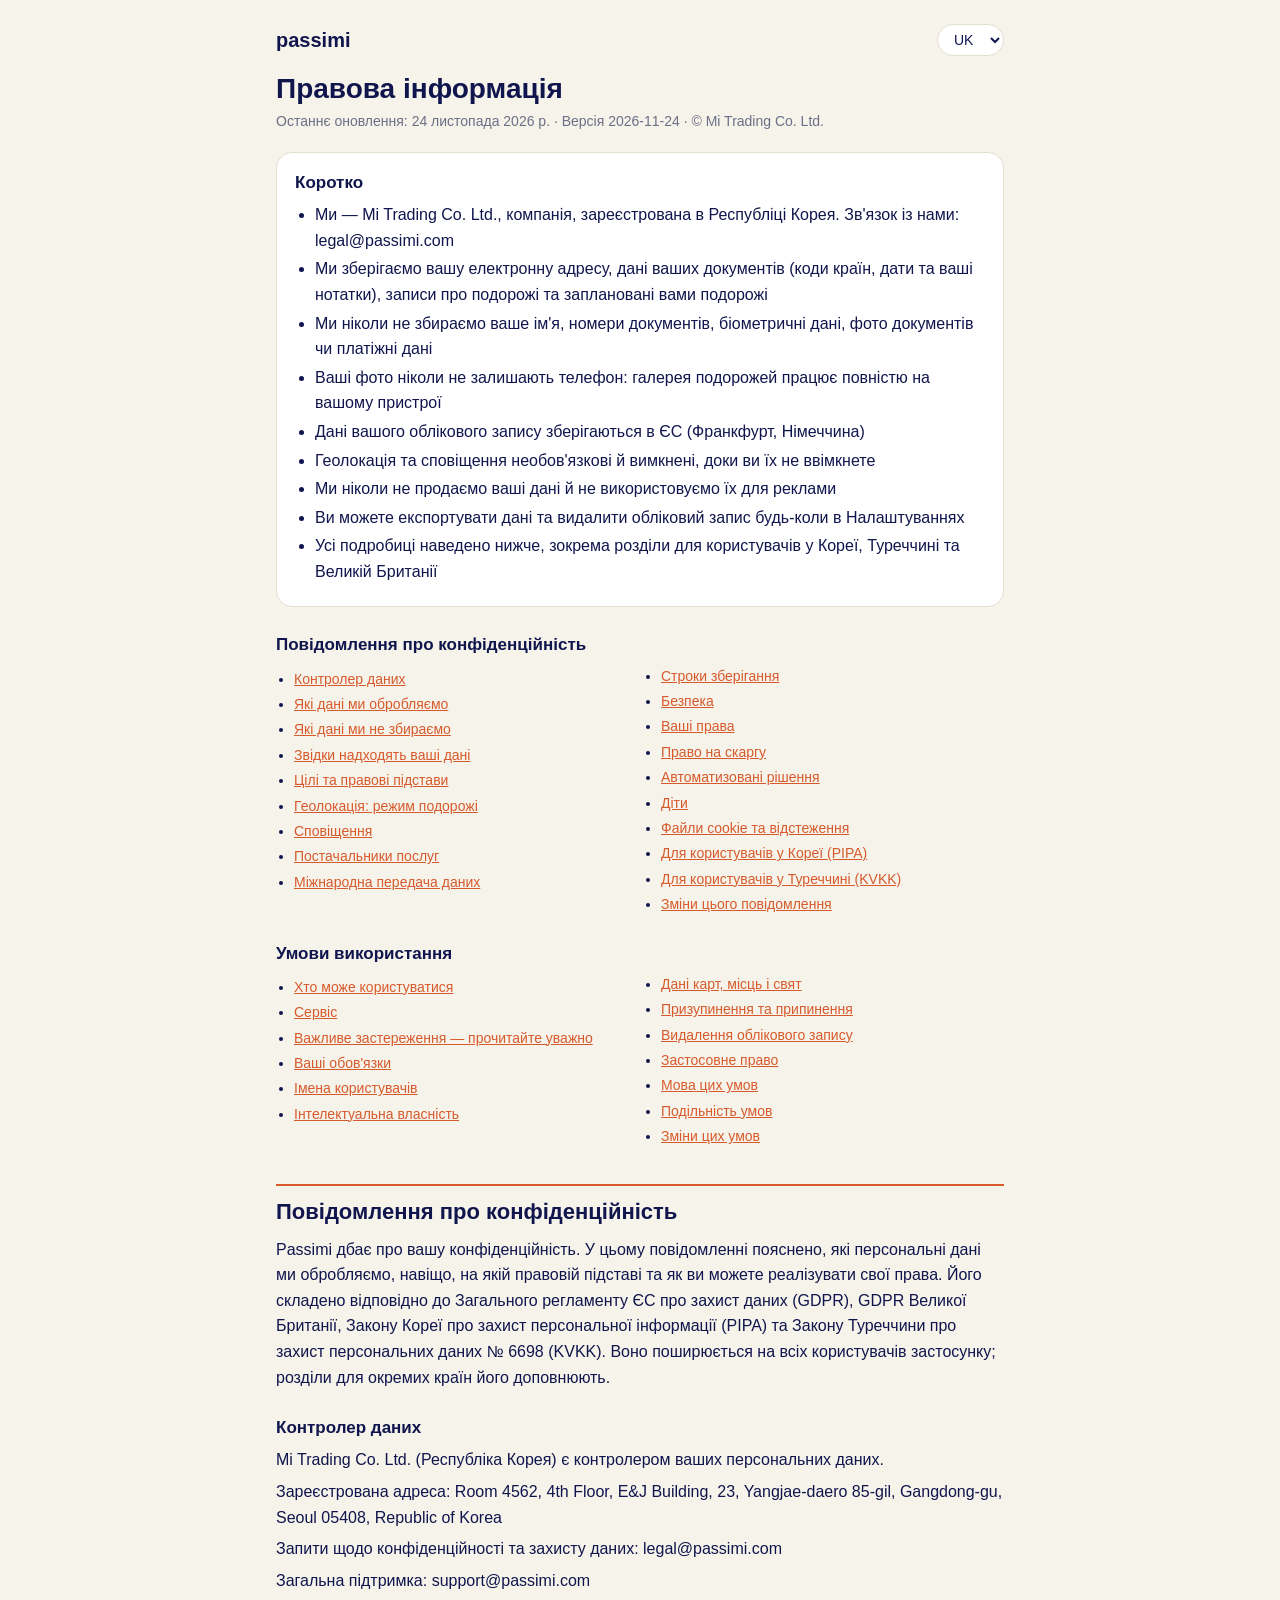
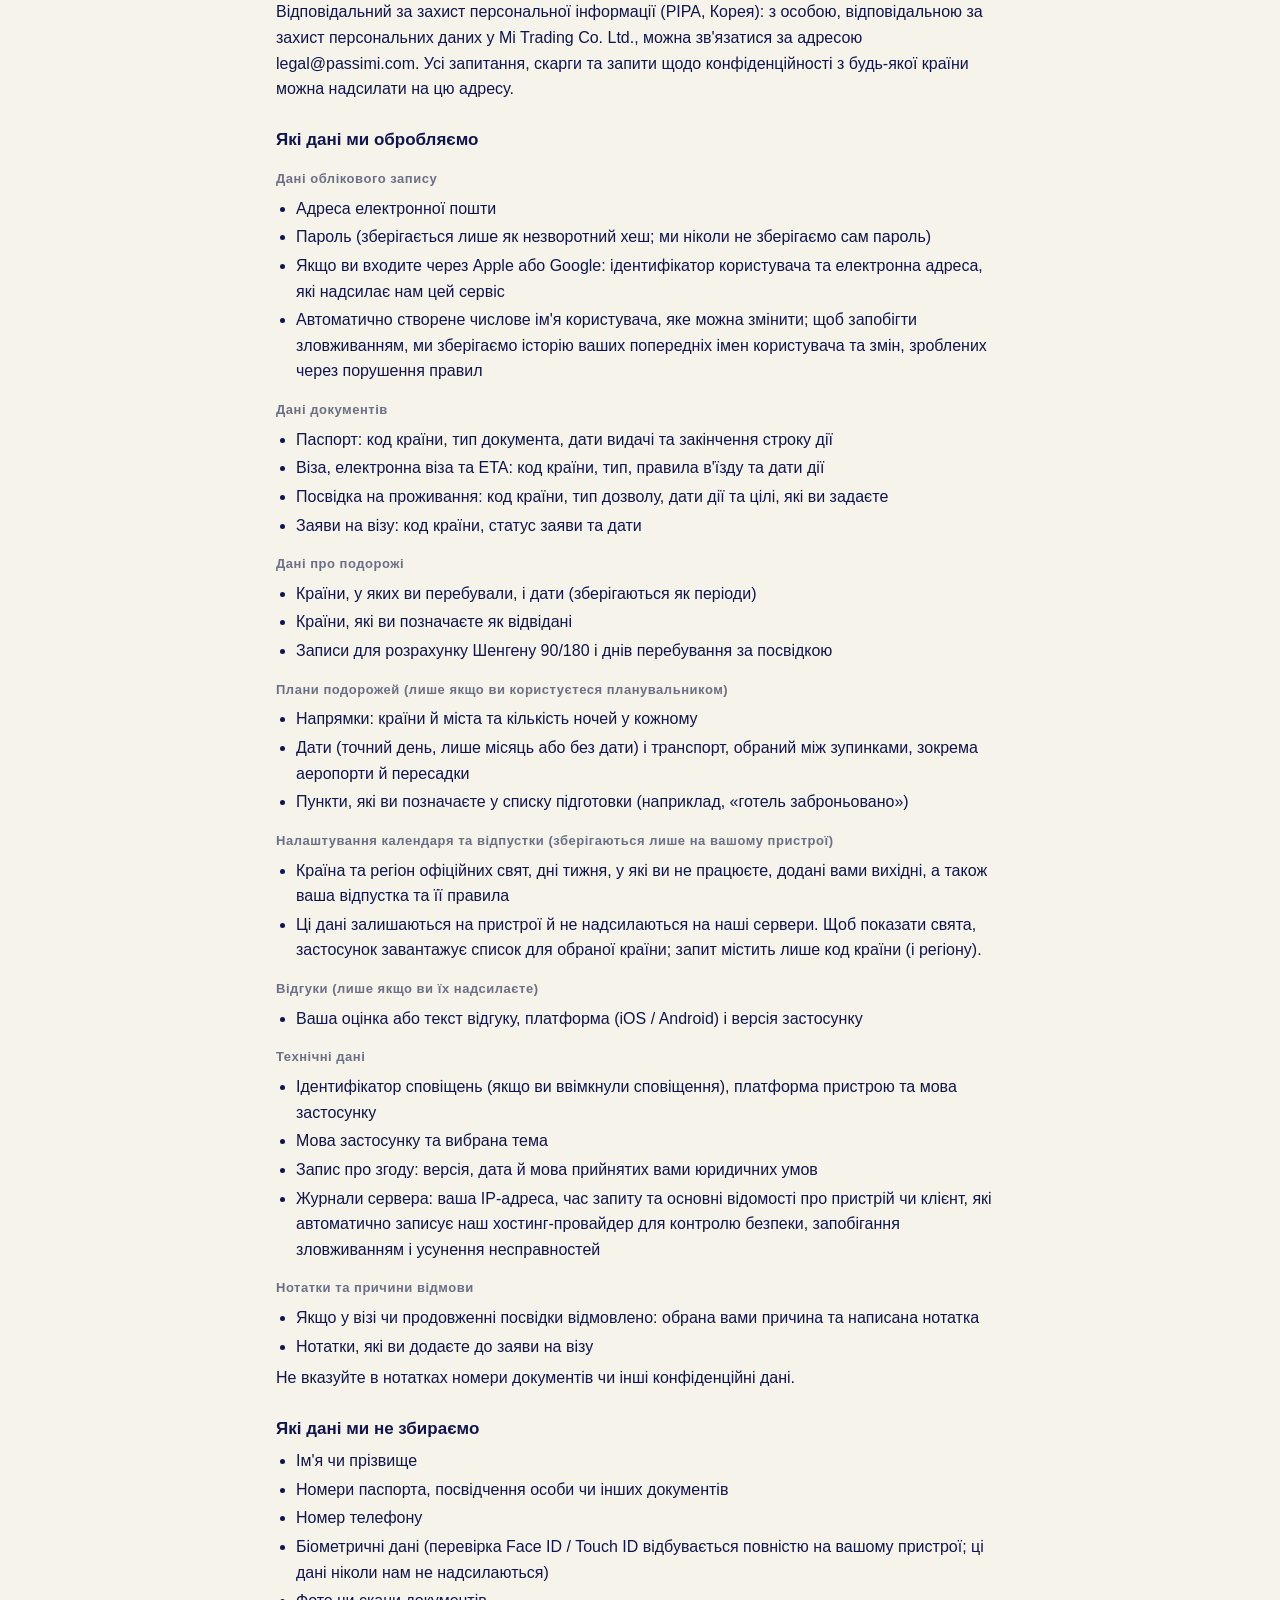
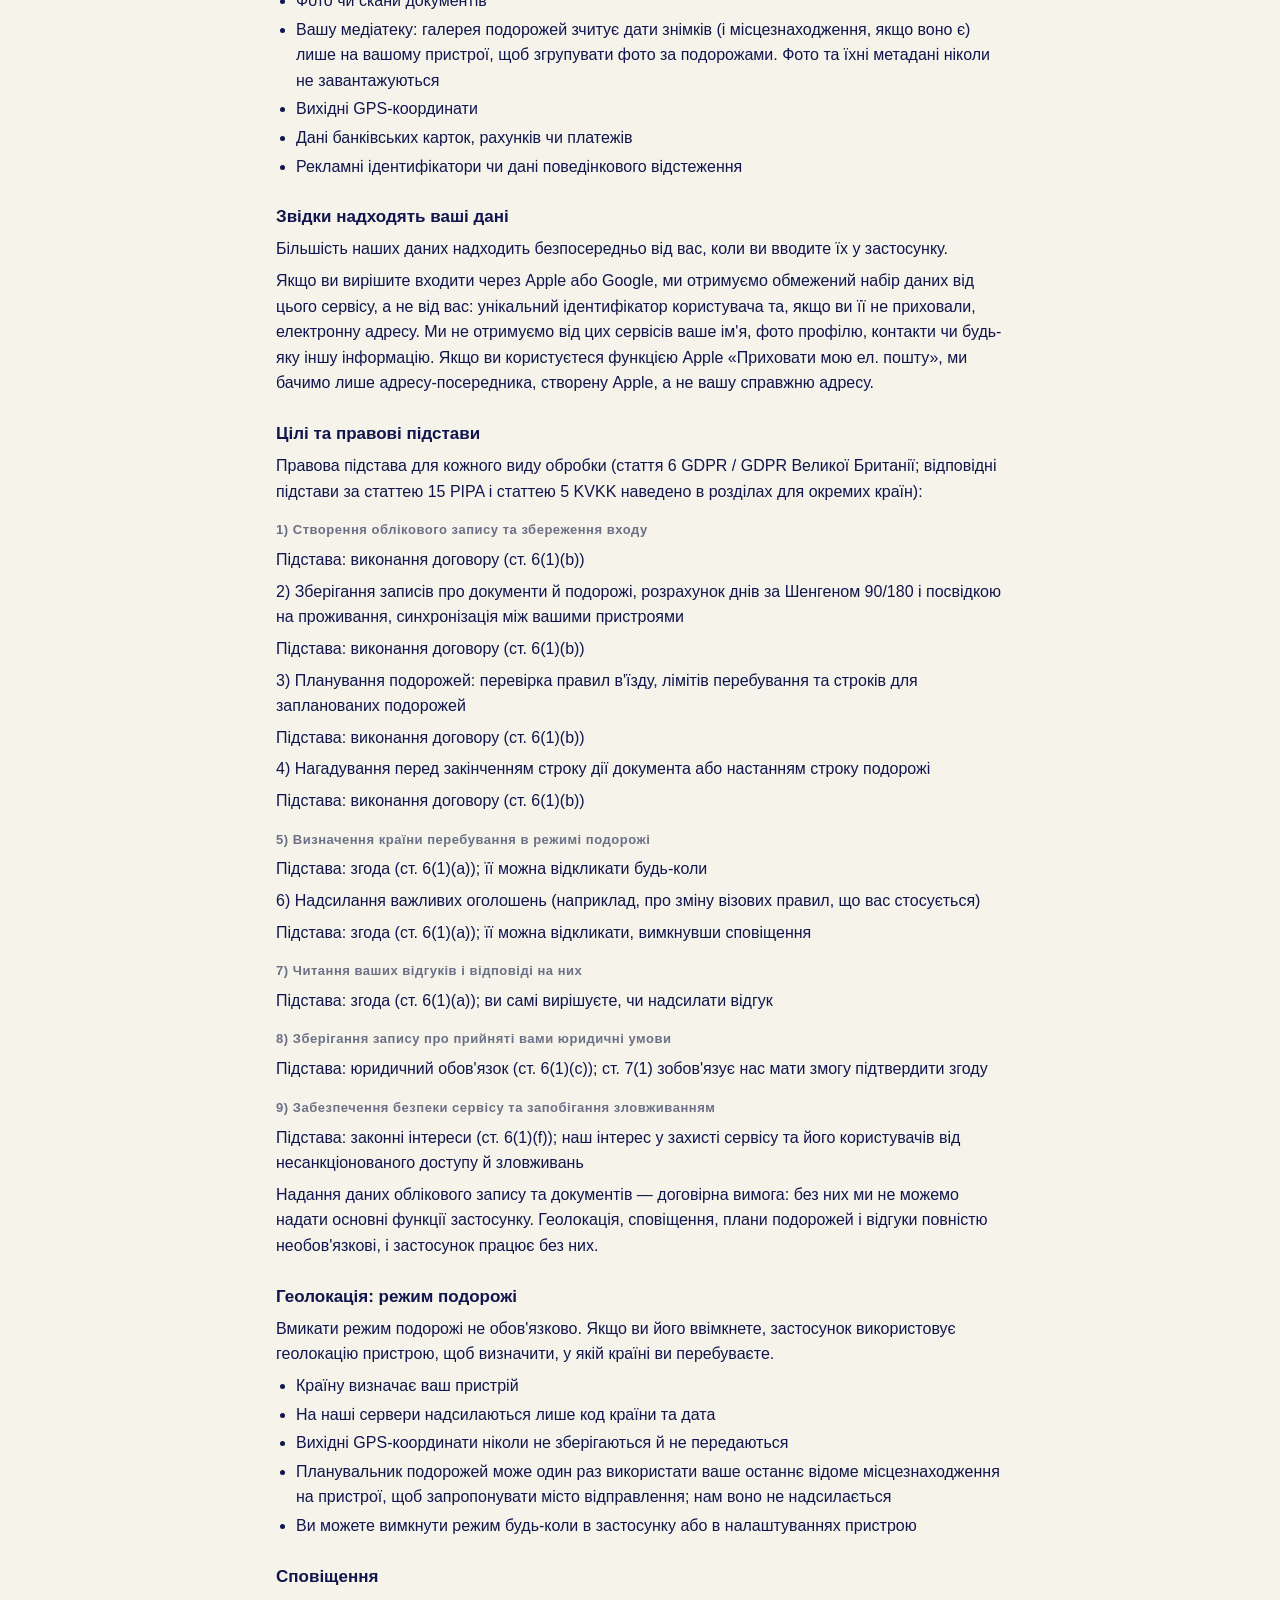
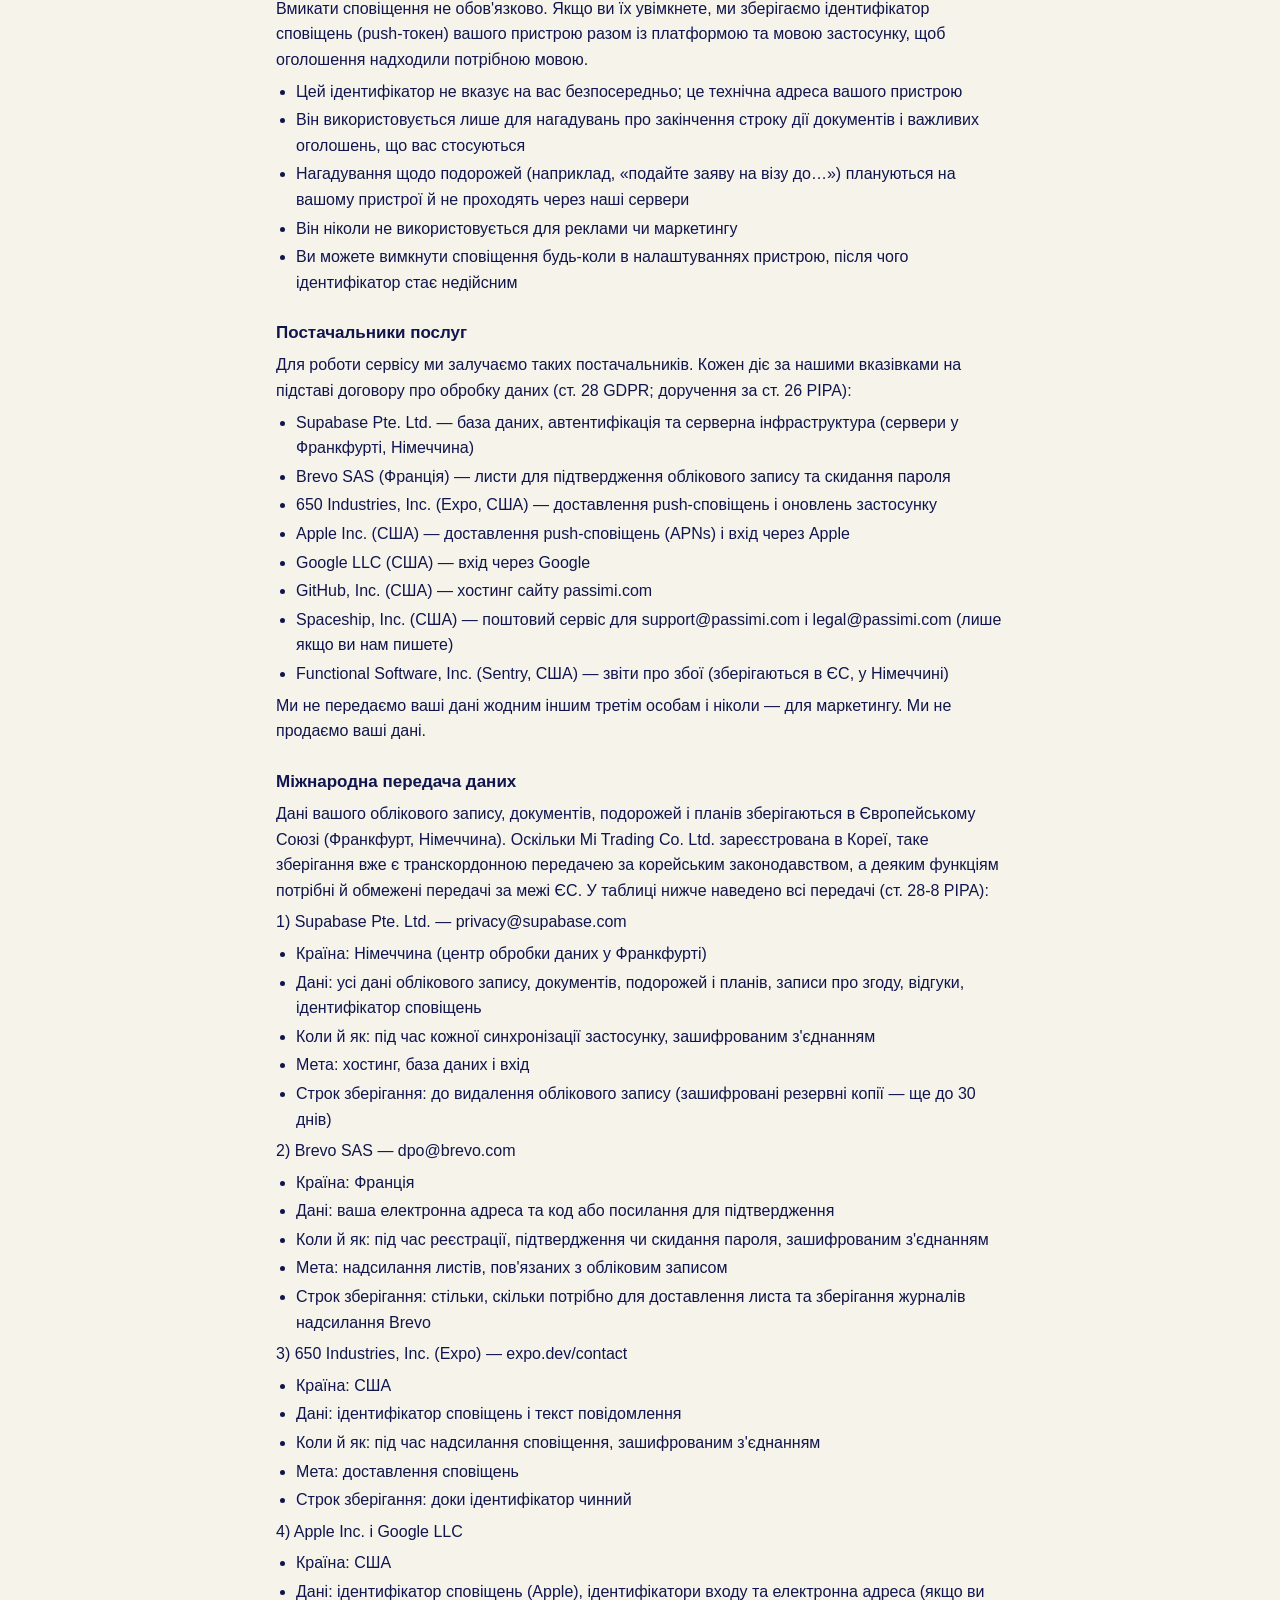
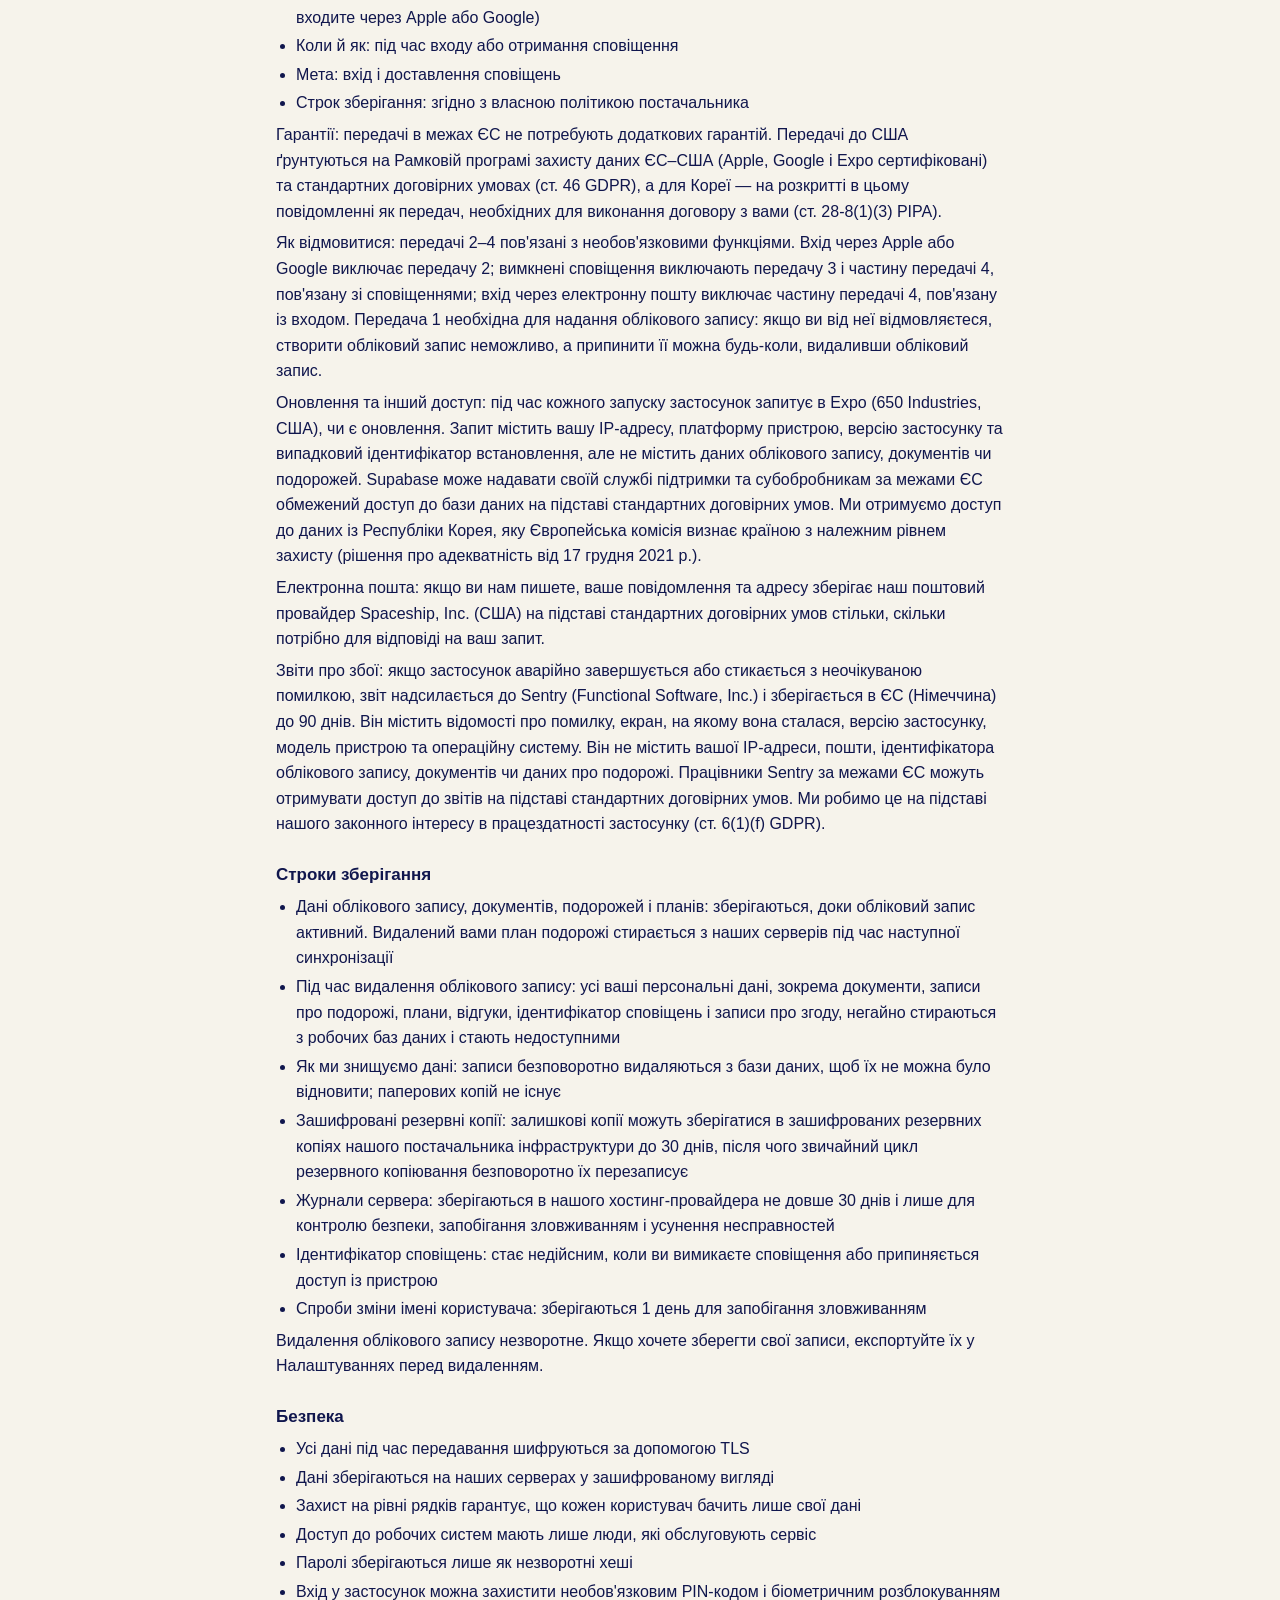
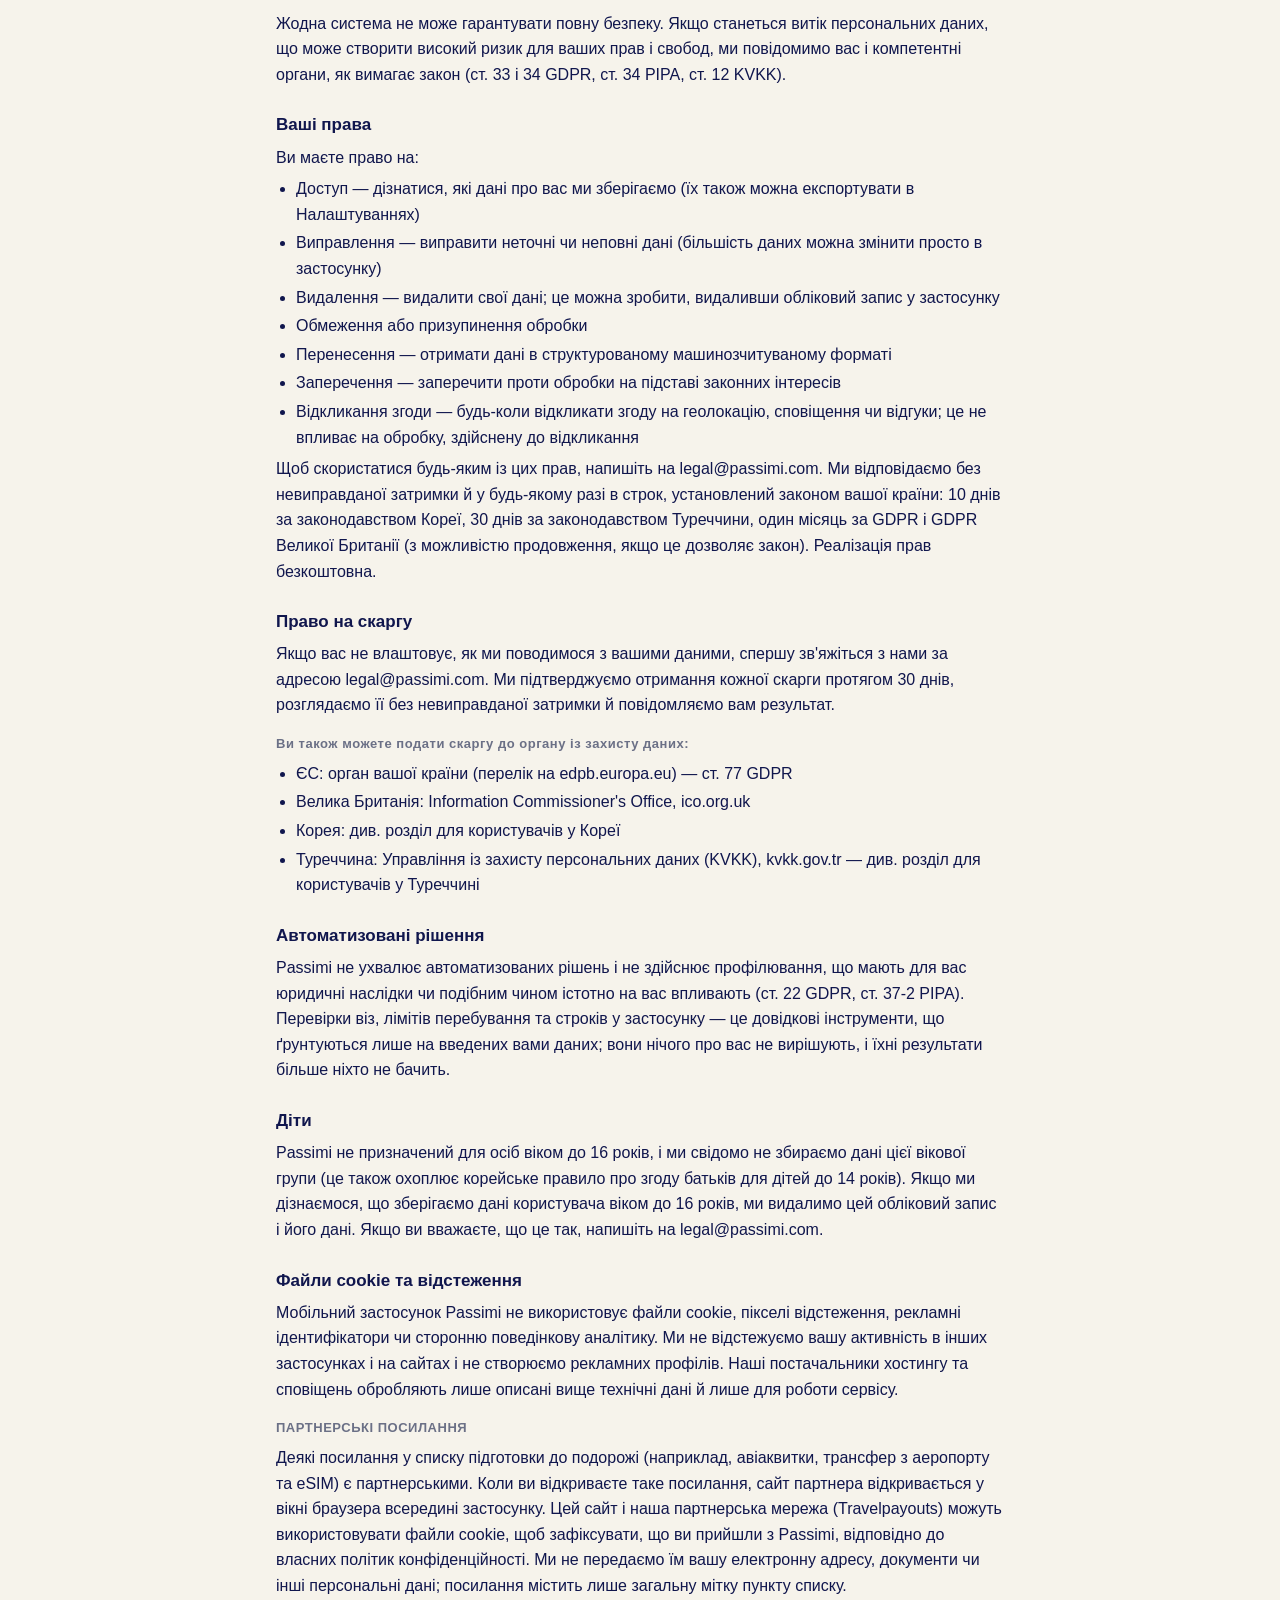
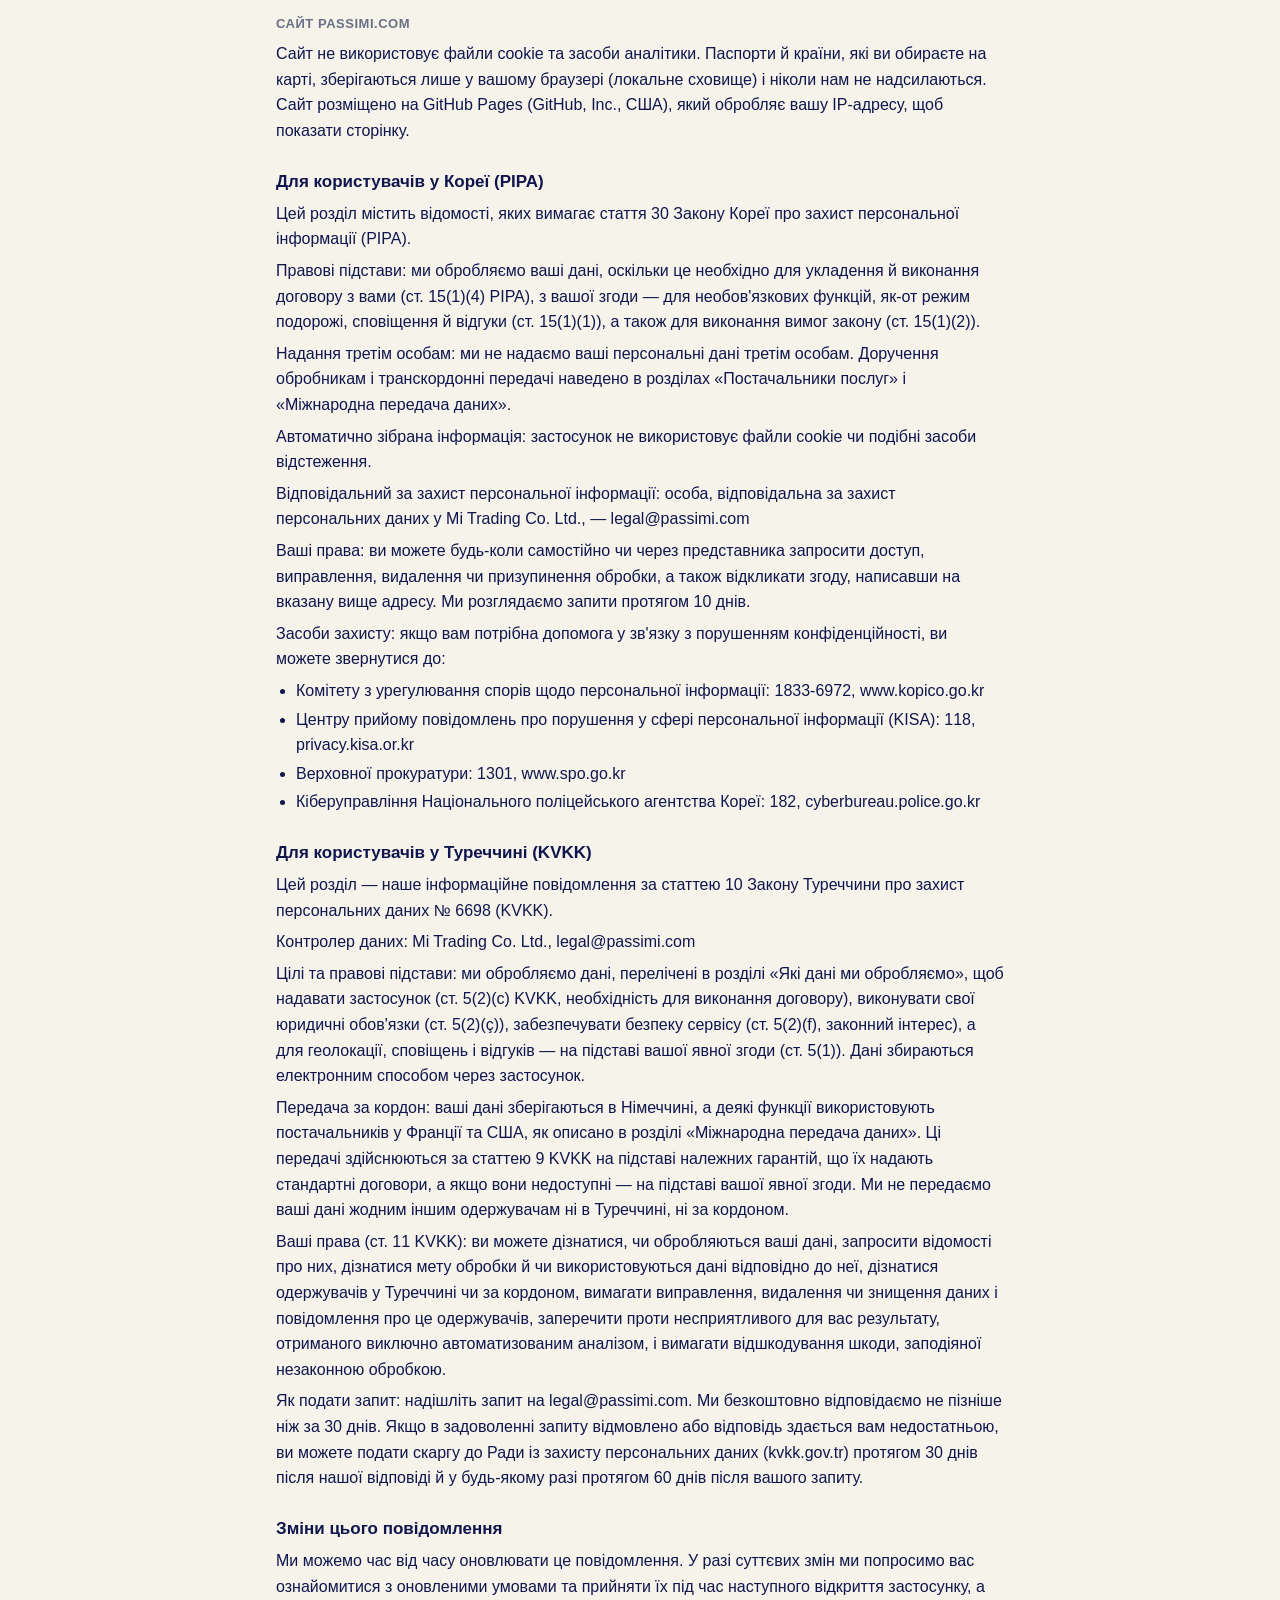
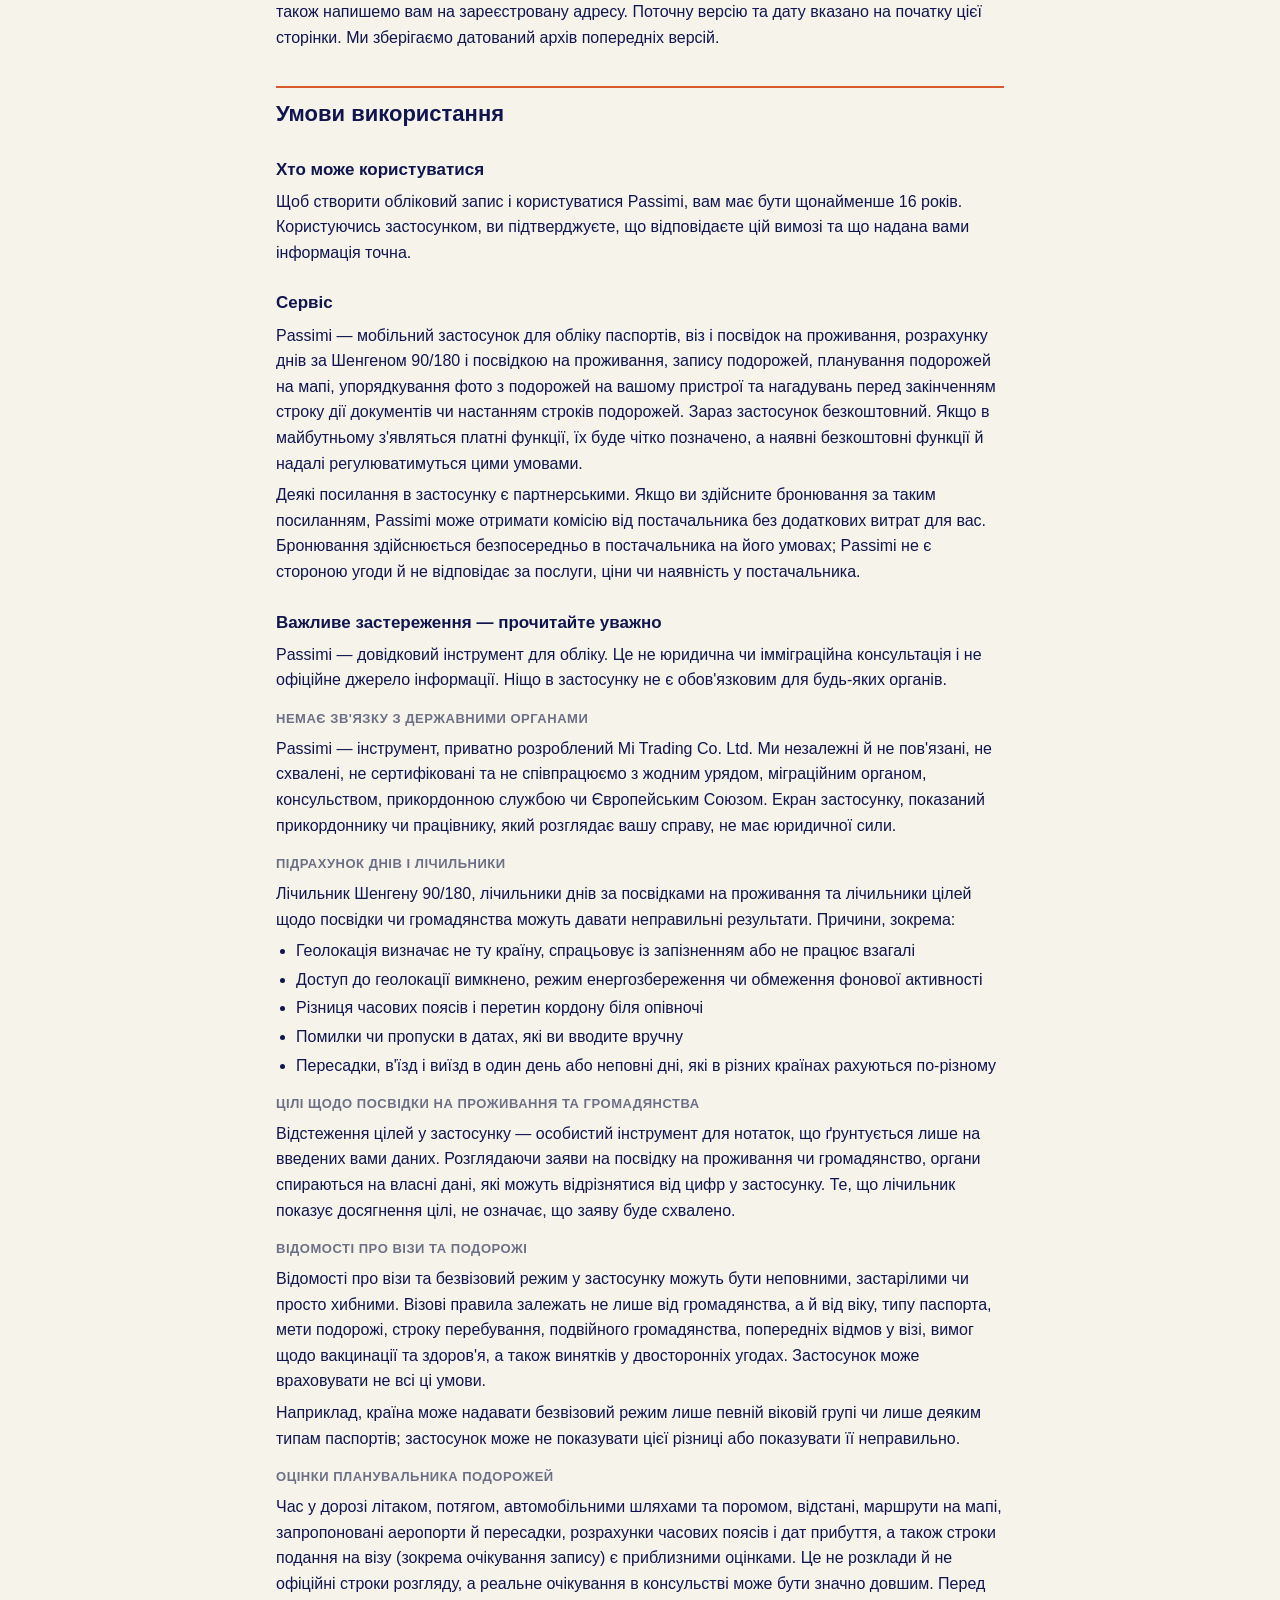
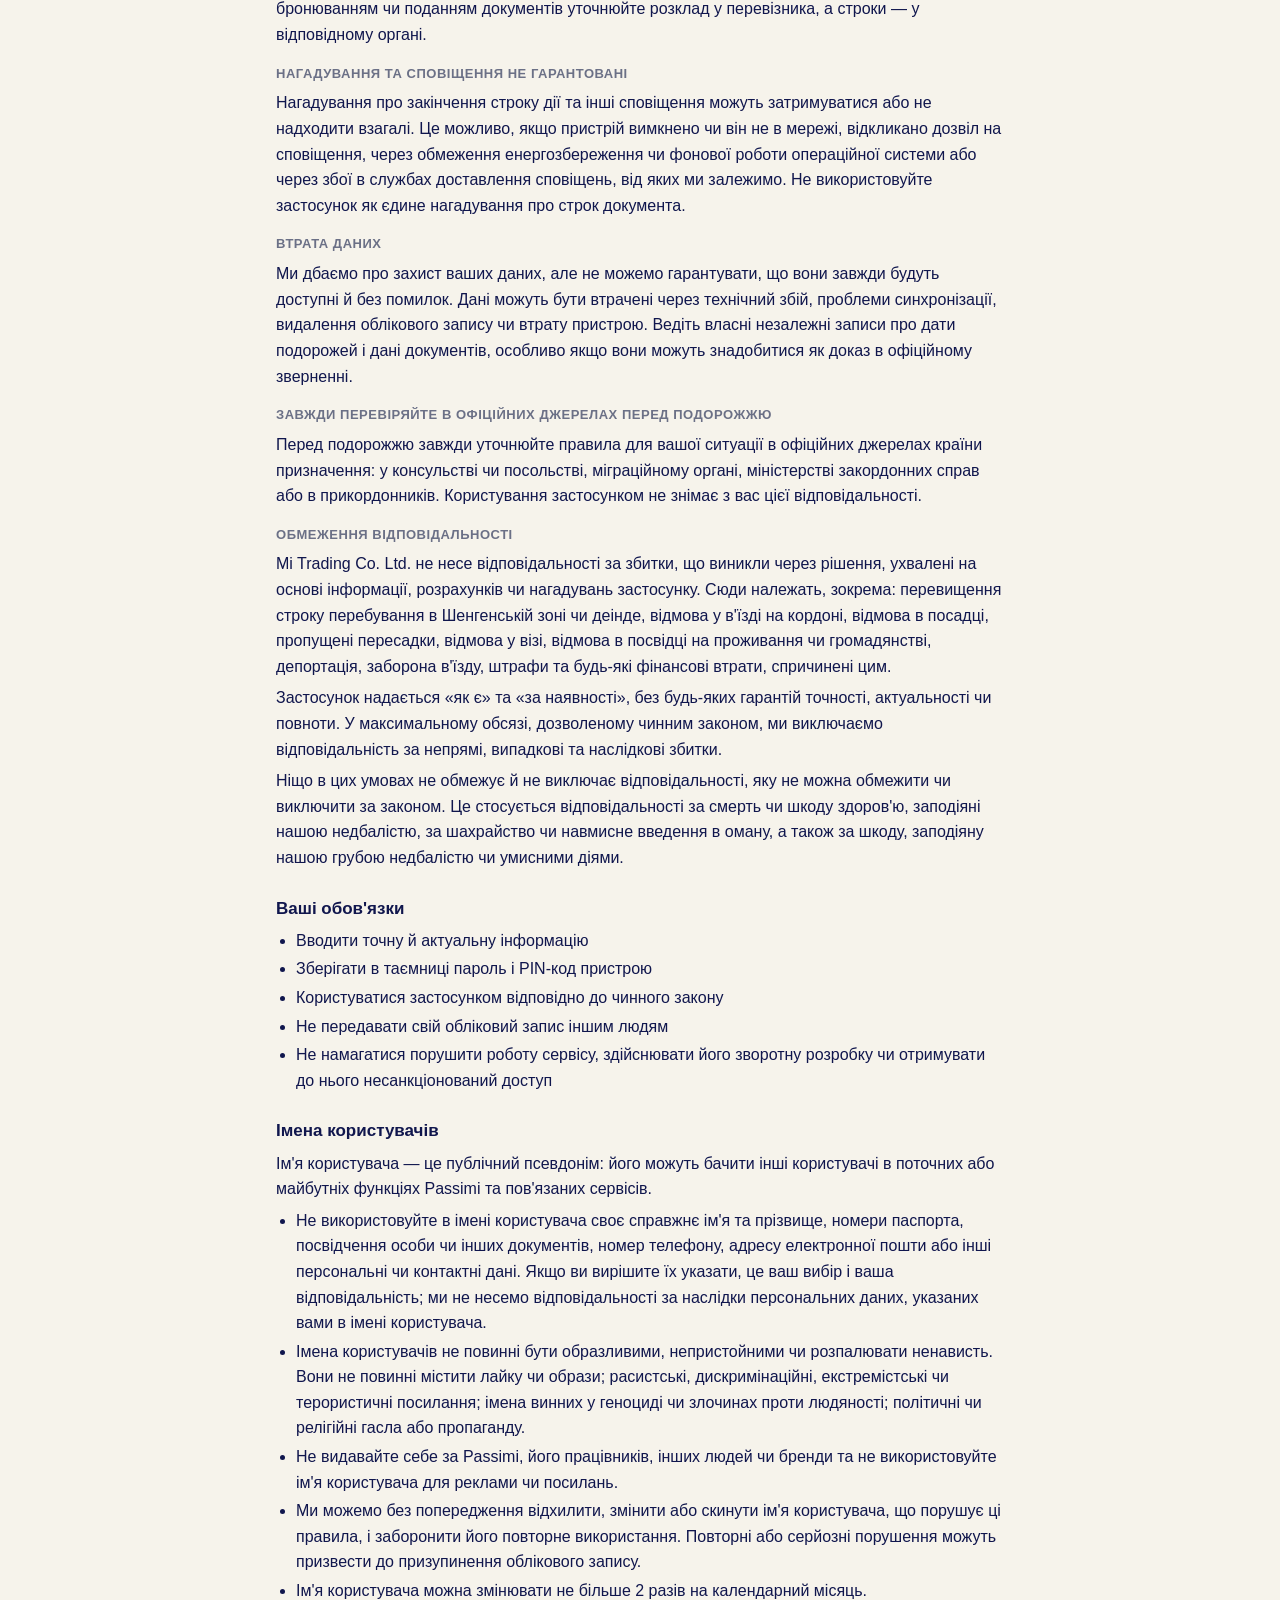
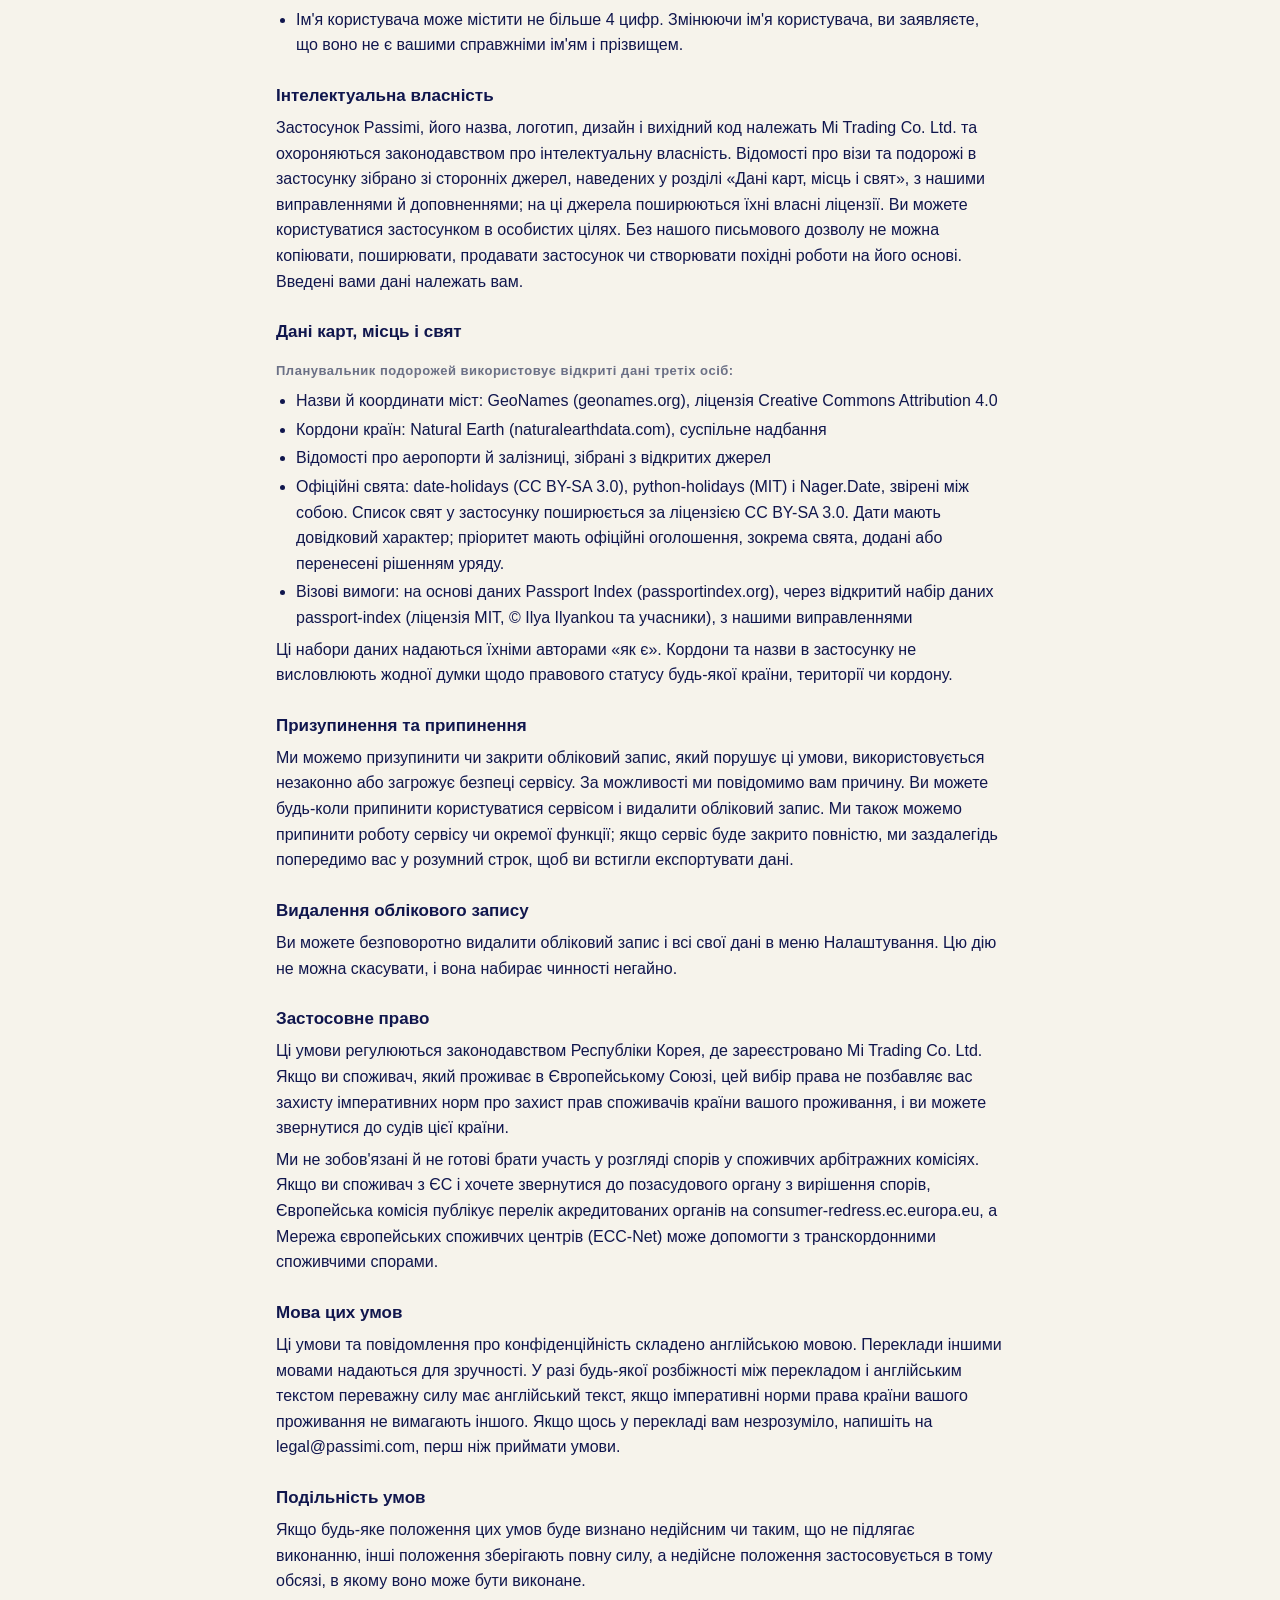
<file: legal/uk.html>
<!doctype html>
<html lang="uk">
<head>
<meta charset="utf-8">
<meta name="viewport" content="width=device-width, initial-scale=1">
<title>Passimi — Правова інформація</title>
<meta name="description" content="Повідомлення про конфіденційність · Умови використання">
<link rel="canonical" href="https://passimi.com/legal/uk.html">
<link rel="icon" href="../favicon.svg" type="image/svg+xml">
<style>
:root{--bg:#F6F3EB;--surface:#FFFFFF;--ink:#10164D;--muted:#6B7086;--border:#E4DFD2;--orange:#D75A2C}
*{box-sizing:border-box}
body{margin:0;background:var(--bg);color:var(--ink);font:16px/1.6 -apple-system,BlinkMacSystemFont,"Segoe UI",Roboto,"Noto Sans",sans-serif;-webkit-font-smoothing:antialiased}
.wrap{max-width:760px;margin:0 auto;padding:24px 16px 64px}
header{display:flex;align-items:center;justify-content:space-between;gap:12px;margin-bottom:8px}
header a{color:var(--ink);font-weight:800;text-decoration:none;font-size:20px}
select{background:var(--surface);border:1px solid var(--border);border-radius:999px;padding:6px 12px;font:inherit;font-size:14px;color:var(--ink)}
h1{font-size:28px;line-height:1.2;margin:16px 0 4px}
.meta{color:var(--muted);font-size:14px;margin-bottom:20px}
.card{background:var(--surface);border:1px solid var(--border);border-radius:16px;padding:16px 18px;margin:16px 0}
h2{font-size:22px;margin:36px 0 8px;padding-top:8px;border-top:2px solid var(--orange)}
h3{font-size:17px;margin:24px 0 6px}
h4{font-size:13px;letter-spacing:.04em;margin:16px 0 4px;color:var(--muted)}
p{margin:6px 0}
ul{margin:6px 0;padding-inline-start:20px}
li{margin:3px 0}
nav ul{columns:2;column-gap:24px;font-size:14px;padding-inline-start:18px}
@media (max-width:560px){nav ul{columns:1}}
a{color:var(--orange)}
footer{margin-top:40px;color:var(--muted);font-size:13px}
</style>
</head>
<body><div class="wrap">
<header><a href="/">passimi</a><select aria-label="Language" onchange="location.href=this.value"><option value="ar.html">AR</option><option value="./">EN</option><option value="es.html">ES</option><option value="fr.html">FR</option><option value="ja.html">JA</option><option value="ko.html">KO</option><option value="pt.html">PT</option><option value="ru.html">RU</option><option value="tr.html">TR</option><option value="uk.html" selected>UK</option><option value="zh.html">ZH</option></select></header>
<h1>Правова інформація</h1>
<div class="meta">Останнє оновлення: 24 листопада 2026 р. · Версія 2026-11-24 · © Mi Trading Co. Ltd.</div>
<div class="card"><h3 style="margin-top:0">Коротко</h3><ul><li>Ми — Mi Trading Co. Ltd., компанія, зареєстрована в Республіці Корея. Зв'язок із нами: legal@passimi.com</li><li>Ми зберігаємо вашу електронну адресу, дані ваших документів (коди країн, дати та ваші нотатки), записи про подорожі та заплановані вами подорожі</li><li>Ми ніколи не збираємо ваше ім'я, номери документів, біометричні дані, фото документів чи платіжні дані</li><li>Ваші фото ніколи не залишають телефон: галерея подорожей працює повністю на вашому пристрої</li><li>Дані вашого облікового запису зберігаються в ЄС (Франкфурт, Німеччина)</li><li>Геолокація та сповіщення необов'язкові й вимкнені, доки ви їх не ввімкнете</li><li>Ми ніколи не продаємо ваші дані й не використовуємо їх для реклами</li><li>Ви можете експортувати дані та видалити обліковий запис будь-коли в Налаштуваннях</li><li>Усі подробиці наведено нижче, зокрема розділи для користувачів у Кореї, Туреччині та Великій Британії</li></ul></div>
<nav><h3>Повідомлення про конфіденційність</h3><ul><li><a href="#controller">Контролер даних</a></li><li><a href="#collected">Які дані ми обробляємо</a></li><li><a href="#notCollected">Які дані ми не збираємо</a></li><li><a href="#source">Звідки надходять ваші дані</a></li><li><a href="#purposes">Цілі та правові підстави</a></li><li><a href="#location">Геолокація: режим подорожі</a></li><li><a href="#notifications">Сповіщення</a></li><li><a href="#processors">Постачальники послуг</a></li><li><a href="#transfer">Міжнародна передача даних</a></li><li><a href="#retention">Строки зберігання</a></li><li><a href="#security">Безпека</a></li><li><a href="#rights">Ваші права</a></li><li><a href="#complaint">Право на скаргу</a></li><li><a href="#automated">Автоматизовані рішення</a></li><li><a href="#children">Діти</a></li><li><a href="#cookies">Файли cookie та відстеження</a></li><li><a href="#korea">Для користувачів у Кореї (PIPA)</a></li><li><a href="#turkey">Для користувачів у Туреччині (KVKK)</a></li><li><a href="#changes">Зміни цього повідомлення</a></li></ul><h3>Умови використання</h3><ul><li><a href="#eligibility">Хто може користуватися</a></li><li><a href="#service">Сервіс</a></li><li><a href="#disclaimer">Важливе застереження — прочитайте уважно</a></li><li><a href="#obligations">Ваші обов'язки</a></li><li><a href="#usernames">Імена користувачів</a></li><li><a href="#ip">Інтелектуальна власність</a></li><li><a href="#dataSources">Дані карт, місць і свят</a></li><li><a href="#suspension">Призупинення та припинення</a></li><li><a href="#deletion">Видалення облікового запису</a></li><li><a href="#governingLaw">Застосовне право</a></li><li><a href="#language">Мова цих умов</a></li><li><a href="#severability">Подільність умов</a></li><li><a href="#termsChanges">Зміни цих умов</a></li></ul></nav>
<h2 id="privacy">Повідомлення про конфіденційність</h2><p>Passimi дбає про вашу конфіденційність. У цьому повідомленні пояснено, які персональні дані ми обробляємо, навіщо, на якій правовій підставі та як ви можете реалізувати свої права. Його складено відповідно до Загального регламенту ЄС про захист даних (GDPR), GDPR Великої Британії, Закону Кореї про захист персональної інформації (PIPA) та Закону Туреччини про захист персональних даних № 6698 (KVKK). Воно поширюється на всіх користувачів застосунку; розділи для окремих країн його доповнюють.</p><section id="controller"><h3>Контролер даних</h3><p>Mi Trading Co. Ltd. (Республіка Корея) є контролером ваших персональних даних.</p><p>Зареєстрована адреса: Room 4562, 4th Floor, E&amp;J Building, 23, Yangjae-daero 85-gil, Gangdong-gu, Seoul 05408, Republic of Korea</p><p>Запити щодо конфіденційності та захисту даних: legal@passimi.com</p><p>Загальна підтримка: support@passimi.com</p><p>Відповідальний за захист персональної інформації (PIPA, Корея): з особою, відповідальною за захист персональних даних у Mi Trading Co. Ltd., можна зв'язатися за адресою legal@passimi.com. Усі запитання, скарги та запити щодо конфіденційності з будь-якої країни можна надсилати на цю адресу.</p></section><section id="collected"><h3>Які дані ми обробляємо</h3><h4>Дані облікового запису</h4><ul><li>Адреса електронної пошти</li><li>Пароль (зберігається лише як незворотний хеш; ми ніколи не зберігаємо сам пароль)</li><li>Якщо ви входите через Apple або Google: ідентифікатор користувача та електронна адреса, які надсилає нам цей сервіс</li><li>Автоматично створене числове ім'я користувача, яке можна змінити; щоб запобігти зловживанням, ми зберігаємо історію ваших попередніх імен користувача та змін, зроблених через порушення правил</li></ul><h4>Дані документів</h4><ul><li>Паспорт: код країни, тип документа, дати видачі та закінчення строку дії</li><li>Віза, електронна віза та ETA: код країни, тип, правила в'їзду та дати дії</li><li>Посвідка на проживання: код країни, тип дозволу, дати дії та цілі, які ви задаєте</li><li>Заяви на візу: код країни, статус заяви та дати</li></ul><h4>Дані про подорожі</h4><ul><li>Країни, у яких ви перебували, і дати (зберігаються як періоди)</li><li>Країни, які ви позначаєте як відвідані</li><li>Записи для розрахунку Шенгену 90/180 і днів перебування за посвідкою</li></ul><h4>Плани подорожей (лише якщо ви користуєтеся планувальником)</h4><ul><li>Напрямки: країни й міста та кількість ночей у кожному</li><li>Дати (точний день, лише місяць або без дати) і транспорт, обраний між зупинками, зокрема аеропорти й пересадки</li><li>Пункти, які ви позначаєте у списку підготовки (наприклад, «готель заброньовано»)</li></ul><h4>Налаштування календаря та відпустки (зберігаються лише на вашому пристрої)</h4><ul><li>Країна та регіон офіційних свят, дні тижня, у які ви не працюєте, додані вами вихідні, а також ваша відпустка та її правила</li><li>Ці дані залишаються на пристрої й не надсилаються на наші сервери. Щоб показати свята, застосунок завантажує список для обраної країни; запит містить лише код країни (і регіону).</li></ul><h4>Відгуки (лише якщо ви їх надсилаєте)</h4><ul><li>Ваша оцінка або текст відгуку, платформа (iOS / Android) і версія застосунку</li></ul><h4>Технічні дані</h4><ul><li>Ідентифікатор сповіщень (якщо ви ввімкнули сповіщення), платформа пристрою та мова застосунку</li><li>Мова застосунку та вибрана тема</li><li>Запис про згоду: версія, дата й мова прийнятих вами юридичних умов</li><li>Журнали сервера: ваша IP-адреса, час запиту та основні відомості про пристрій чи клієнт, які автоматично записує наш хостинг-провайдер для контролю безпеки, запобігання зловживанням і усунення несправностей</li></ul><h4>Нотатки та причини відмови</h4><ul><li>Якщо у візі чи продовженні посвідки відмовлено: обрана вами причина та написана нотатка</li><li>Нотатки, які ви додаєте до заяви на візу</li></ul><p>Не вказуйте в нотатках номери документів чи інші конфіденційні дані.</p></section><section id="notCollected"><h3>Які дані ми не збираємо</h3><ul><li>Ім'я чи прізвище</li><li>Номери паспорта, посвідчення особи чи інших документів</li><li>Номер телефону</li><li>Біометричні дані (перевірка Face ID / Touch ID відбувається повністю на вашому пристрої; ці дані ніколи нам не надсилаються)</li><li>Фото чи скани документів</li><li>Вашу медіатеку: галерея подорожей зчитує дати знімків (і місцезнаходження, якщо воно є) лише на вашому пристрої, щоб згрупувати фото за подорожами. Фото та їхні метадані ніколи не завантажуються</li><li>Вихідні GPS-координати</li><li>Дані банківських карток, рахунків чи платежів</li><li>Рекламні ідентифікатори чи дані поведінкового відстеження</li></ul></section><section id="source"><h3>Звідки надходять ваші дані</h3><p>Більшість наших даних надходить безпосередньо від вас, коли ви вводите їх у застосунку.</p><p>Якщо ви вирішите входити через Apple або Google, ми отримуємо обмежений набір даних від цього сервісу, а не від вас: унікальний ідентифікатор користувача та, якщо ви її не приховали, електронну адресу. Ми не отримуємо від цих сервісів ваше ім'я, фото профілю, контакти чи будь-яку іншу інформацію. Якщо ви користуєтеся функцією Apple «Приховати мою ел. пошту», ми бачимо лише адресу-посередника, створену Apple, а не вашу справжню адресу.</p></section><section id="purposes"><h3>Цілі та правові підстави</h3><p>Правова підстава для кожного виду обробки (стаття 6 GDPR / GDPR Великої Британії; відповідні підстави за статтею 15 PIPA і статтею 5 KVKK наведено в розділах для окремих країн):</p><h4>1) Створення облікового запису та збереження входу</h4><p>Підстава: виконання договору (ст. 6(1)(b))</p><p>2) Зберігання записів про документи й подорожі, розрахунок днів за Шенгеном 90/180 і посвідкою на проживання, синхронізація між вашими пристроями</p><p>Підстава: виконання договору (ст. 6(1)(b))</p><p>3) Планування подорожей: перевірка правил в'їзду, лімітів перебування та строків для запланованих подорожей</p><p>Підстава: виконання договору (ст. 6(1)(b))</p><p>4) Нагадування перед закінченням строку дії документа або настанням строку подорожі</p><p>Підстава: виконання договору (ст. 6(1)(b))</p><h4>5) Визначення країни перебування в режимі подорожі</h4><p>Підстава: згода (ст. 6(1)(a)); її можна відкликати будь-коли</p><p>6) Надсилання важливих оголошень (наприклад, про зміну візових правил, що вас стосується)</p><p>Підстава: згода (ст. 6(1)(a)); її можна відкликати, вимкнувши сповіщення</p><h4>7) Читання ваших відгуків і відповіді на них</h4><p>Підстава: згода (ст. 6(1)(a)); ви самі вирішуєте, чи надсилати відгук</p><h4>8) Зберігання запису про прийняті вами юридичні умови</h4><p>Підстава: юридичний обов'язок (ст. 6(1)(c)); ст. 7(1) зобов'язує нас мати змогу підтвердити згоду</p><h4>9) Забезпечення безпеки сервісу та запобігання зловживанням</h4><p>Підстава: законні інтереси (ст. 6(1)(f)); наш інтерес у захисті сервісу та його користувачів від несанкціонованого доступу й зловживань</p><p>Надання даних облікового запису та документів — договірна вимога: без них ми не можемо надати основні функції застосунку. Геолокація, сповіщення, плани подорожей і відгуки повністю необов'язкові, і застосунок працює без них.</p></section><section id="location"><h3>Геолокація: режим подорожі</h3><p>Вмикати режим подорожі не обов'язково. Якщо ви його ввімкнете, застосунок використовує геолокацію пристрою, щоб визначити, у якій країні ви перебуваєте.</p><ul><li>Країну визначає ваш пристрій</li><li>На наші сервери надсилаються лише код країни та дата</li><li>Вихідні GPS-координати ніколи не зберігаються й не передаються</li><li>Планувальник подорожей може один раз використати ваше останнє відоме місцезнаходження на пристрої, щоб запропонувати місто відправлення; нам воно не надсилається</li><li>Ви можете вимкнути режим будь-коли в застосунку або в налаштуваннях пристрою</li></ul></section><section id="notifications"><h3>Сповіщення</h3><p>Вмикати сповіщення не обов'язково. Якщо ви їх увімкнете, ми зберігаємо ідентифікатор сповіщень (push-токен) вашого пристрою разом із платформою та мовою застосунку, щоб оголошення надходили потрібною мовою.</p><ul><li>Цей ідентифікатор не вказує на вас безпосередньо; це технічна адреса вашого пристрою</li><li>Він використовується лише для нагадувань про закінчення строку дії документів і важливих оголошень, що вас стосуються</li><li>Нагадування щодо подорожей (наприклад, «подайте заяву на візу до…») плануються на вашому пристрої й не проходять через наші сервери</li><li>Він ніколи не використовується для реклами чи маркетингу</li><li>Ви можете вимкнути сповіщення будь-коли в налаштуваннях пристрою, після чого ідентифікатор стає недійсним</li></ul></section><section id="processors"><h3>Постачальники послуг</h3><p>Для роботи сервісу ми залучаємо таких постачальників. Кожен діє за нашими вказівками на підставі договору про обробку даних (ст. 28 GDPR; доручення за ст. 26 PIPA):</p><ul><li>Supabase Pte. Ltd. — база даних, автентифікація та серверна інфраструктура (сервери у Франкфурті, Німеччина)</li><li>Brevo SAS (Франція) — листи для підтвердження облікового запису та скидання пароля</li><li>650 Industries, Inc. (Expo, США) — доставлення push-сповіщень і оновлень застосунку</li><li>Apple Inc. (США) — доставлення push-сповіщень (APNs) і вхід через Apple</li><li>Google LLC (США) — вхід через Google</li><li>GitHub, Inc. (США) — хостинг сайту passimi.com</li><li>Spaceship, Inc. (США) — поштовий сервіс для support@passimi.com і legal@passimi.com (лише якщо ви нам пишете)</li><li>Functional Software, Inc. (Sentry, США) — звіти про збої (зберігаються в ЄС, у Німеччині)</li></ul><p>Ми не передаємо ваші дані жодним іншим третім особам і ніколи — для маркетингу. Ми не продаємо ваші дані.</p></section><section id="transfer"><h3>Міжнародна передача даних</h3><p>Дані вашого облікового запису, документів, подорожей і планів зберігаються в Європейському Союзі (Франкфурт, Німеччина). Оскільки Mi Trading Co. Ltd. зареєстрована в Кореї, таке зберігання вже є транскордонною передачею за корейським законодавством, а деяким функціям потрібні й обмежені передачі за межі ЄС. У таблиці нижче наведено всі передачі (ст. 28-8 PIPA):</p><p>1) Supabase Pte. Ltd. — privacy@supabase.com</p><ul><li>Країна: Німеччина (центр обробки даних у Франкфурті)</li><li>Дані: усі дані облікового запису, документів, подорожей і планів, записи про згоду, відгуки, ідентифікатор сповіщень</li><li>Коли й як: під час кожної синхронізації застосунку, зашифрованим з'єднанням</li><li>Мета: хостинг, база даних і вхід</li><li>Строк зберігання: до видалення облікового запису (зашифровані резервні копії — ще до 30 днів)</li></ul><p>2) Brevo SAS — dpo@brevo.com</p><ul><li>Країна: Франція</li><li>Дані: ваша електронна адреса та код або посилання для підтвердження</li><li>Коли й як: під час реєстрації, підтвердження чи скидання пароля, зашифрованим з'єднанням</li><li>Мета: надсилання листів, пов'язаних з обліковим записом</li><li>Строк зберігання: стільки, скільки потрібно для доставлення листа та зберігання журналів надсилання Brevo</li></ul><p>3) 650 Industries, Inc. (Expo) — expo.dev/contact</p><ul><li>Країна: США</li><li>Дані: ідентифікатор сповіщень і текст повідомлення</li><li>Коли й як: під час надсилання сповіщення, зашифрованим з'єднанням</li><li>Мета: доставлення сповіщень</li><li>Строк зберігання: доки ідентифікатор чинний</li></ul><p>4) Apple Inc. і Google LLC</p><ul><li>Країна: США</li><li>Дані: ідентифікатор сповіщень (Apple), ідентифікатори входу та електронна адреса (якщо ви входите через Apple або Google)</li><li>Коли й як: під час входу або отримання сповіщення</li><li>Мета: вхід і доставлення сповіщень</li><li>Строк зберігання: згідно з власною політикою постачальника</li></ul><p>Гарантії: передачі в межах ЄС не потребують додаткових гарантій. Передачі до США ґрунтуються на Рамковій програмі захисту даних ЄС–США (Apple, Google і Expo сертифіковані) та стандартних договірних умовах (ст. 46 GDPR), а для Кореї — на розкритті в цьому повідомленні як передач, необхідних для виконання договору з вами (ст. 28-8(1)(3) PIPA).</p><p>Як відмовитися: передачі 2–4 пов'язані з необов'язковими функціями. Вхід через Apple або Google виключає передачу 2; вимкнені сповіщення виключають передачу 3 і частину передачі 4, пов'язану зі сповіщеннями; вхід через електронну пошту виключає частину передачі 4, пов'язану із входом. Передача 1 необхідна для надання облікового запису: якщо ви від неї відмовляєтеся, створити обліковий запис неможливо, а припинити її можна будь-коли, видаливши обліковий запис.</p><p>Оновлення та інший доступ: під час кожного запуску застосунок запитує в Expo (650 Industries, США), чи є оновлення. Запит містить вашу IP-адресу, платформу пристрою, версію застосунку та випадковий ідентифікатор встановлення, але не містить даних облікового запису, документів чи подорожей. Supabase може надавати своїй службі підтримки та субобробникам за межами ЄС обмежений доступ до бази даних на підставі стандартних договірних умов. Ми отримуємо доступ до даних із Республіки Корея, яку Європейська комісія визнає країною з належним рівнем захисту (рішення про адекватність від 17 грудня 2021 р.).</p><p>Електронна пошта: якщо ви нам пишете, ваше повідомлення та адресу зберігає наш поштовий провайдер Spaceship, Inc. (США) на підставі стандартних договірних умов стільки, скільки потрібно для відповіді на ваш запит.</p><p>Звіти про збої: якщо застосунок аварійно завершується або стикається з неочікуваною помилкою, звіт надсилається до Sentry (Functional Software, Inc.) і зберігається в ЄС (Німеччина) до 90 днів. Він містить відомості про помилку, екран, на якому вона сталася, версію застосунку, модель пристрою та операційну систему. Він не містить вашої IP-адреси, пошти, ідентифікатора облікового запису, документів чи даних про подорожі. Працівники Sentry за межами ЄС можуть отримувати доступ до звітів на підставі стандартних договірних умов. Ми робимо це на підставі нашого законного інтересу в працездатності застосунку (ст. 6(1)(f) GDPR).</p></section><section id="retention"><h3>Строки зберігання</h3><ul><li>Дані облікового запису, документів, подорожей і планів: зберігаються, доки обліковий запис активний. Видалений вами план подорожі стирається з наших серверів під час наступної синхронізації</li><li>Під час видалення облікового запису: усі ваші персональні дані, зокрема документи, записи про подорожі, плани, відгуки, ідентифікатор сповіщень і записи про згоду, негайно стираються з робочих баз даних і стають недоступними</li><li>Як ми знищуємо дані: записи безповоротно видаляються з бази даних, щоб їх не можна було відновити; паперових копій не існує</li><li>Зашифровані резервні копії: залишкові копії можуть зберігатися в зашифрованих резервних копіях нашого постачальника інфраструктури до 30 днів, після чого звичайний цикл резервного копіювання безповоротно їх перезаписує</li><li>Журнали сервера: зберігаються в нашого хостинг-провайдера не довше 30 днів і лише для контролю безпеки, запобігання зловживанням і усунення несправностей</li><li>Ідентифікатор сповіщень: стає недійсним, коли ви вимикаєте сповіщення або припиняється доступ із пристрою</li><li>Спроби зміни імені користувача: зберігаються 1 день для запобігання зловживанням</li></ul><p>Видалення облікового запису незворотне. Якщо хочете зберегти свої записи, експортуйте їх у Налаштуваннях перед видаленням.</p></section><section id="security"><h3>Безпека</h3><ul><li>Усі дані під час передавання шифруються за допомогою TLS</li><li>Дані зберігаються на наших серверах у зашифрованому вигляді</li><li>Захист на рівні рядків гарантує, що кожен користувач бачить лише свої дані</li><li>Доступ до робочих систем мають лише люди, які обслуговують сервіс</li><li>Паролі зберігаються лише як незворотні хеші</li><li>Вхід у застосунок можна захистити необов'язковим PIN-кодом і біометричним розблокуванням</li></ul><p>Жодна система не може гарантувати повну безпеку. Якщо станеться витік персональних даних, що може створити високий ризик для ваших прав і свобод, ми повідомимо вас і компетентні органи, як вимагає закон (ст. 33 і 34 GDPR, ст. 34 PIPA, ст. 12 KVKK).</p></section><section id="rights"><h3>Ваші права</h3><p>Ви маєте право на:</p><ul><li>Доступ — дізнатися, які дані про вас ми зберігаємо (їх також можна експортувати в Налаштуваннях)</li><li>Виправлення — виправити неточні чи неповні дані (більшість даних можна змінити просто в застосунку)</li><li>Видалення — видалити свої дані; це можна зробити, видаливши обліковий запис у застосунку</li><li>Обмеження або призупинення обробки</li><li>Перенесення — отримати дані в структурованому машинозчитуваному форматі</li><li>Заперечення — заперечити проти обробки на підставі законних інтересів</li><li>Відкликання згоди — будь-коли відкликати згоду на геолокацію, сповіщення чи відгуки; це не впливає на обробку, здійснену до відкликання</li></ul><p>Щоб скористатися будь-яким із цих прав, напишіть на legal@passimi.com. Ми відповідаємо без невиправданої затримки й у будь-якому разі в строк, установлений законом вашої країни: 10 днів за законодавством Кореї, 30 днів за законодавством Туреччини, один місяць за GDPR і GDPR Великої Британії (з можливістю продовження, якщо це дозволяє закон). Реалізація прав безкоштовна.</p></section><section id="complaint"><h3>Право на скаргу</h3><p>Якщо вас не влаштовує, як ми поводимося з вашими даними, спершу зв'яжіться з нами за адресою legal@passimi.com. Ми підтверджуємо отримання кожної скарги протягом 30 днів, розглядаємо її без невиправданої затримки й повідомляємо вам результат.</p><h4>Ви також можете подати скаргу до органу із захисту даних:</h4><ul><li>ЄС: орган вашої країни (перелік на edpb.europa.eu) — ст. 77 GDPR</li><li>Велика Британія: Information Commissioner's Office, ico.org.uk</li><li>Корея: див. розділ для користувачів у Кореї</li><li>Туреччина: Управління із захисту персональних даних (KVKK), kvkk.gov.tr — див. розділ для користувачів у Туреччині</li></ul></section><section id="automated"><h3>Автоматизовані рішення</h3><p>Passimi не ухвалює автоматизованих рішень і не здійснює профілювання, що мають для вас юридичні наслідки чи подібним чином істотно на вас впливають (ст. 22 GDPR, ст. 37-2 PIPA). Перевірки віз, лімітів перебування та строків у застосунку — це довідкові інструменти, що ґрунтуються лише на введених вами даних; вони нічого про вас не вирішують, і їхні результати більше ніхто не бачить.</p></section><section id="children"><h3>Діти</h3><p>Passimi не призначений для осіб віком до 16 років, і ми свідомо не збираємо дані цієї вікової групи (це також охоплює корейське правило про згоду батьків для дітей до 14 років). Якщо ми дізнаємося, що зберігаємо дані користувача віком до 16 років, ми видалимо цей обліковий запис і його дані. Якщо ви вважаєте, що це так, напишіть на legal@passimi.com.</p></section><section id="cookies"><h3>Файли cookie та відстеження</h3><p>Мобільний застосунок Passimi не використовує файли cookie, пікселі відстеження, рекламні ідентифікатори чи сторонню поведінкову аналітику. Ми не відстежуємо вашу активність в інших застосунках і на сайтах і не створюємо рекламних профілів. Наші постачальники хостингу та сповіщень обробляють лише описані вище технічні дані й лише для роботи сервісу.</p><h4>ПАРТНЕРСЬКІ ПОСИЛАННЯ</h4><p>Деякі посилання у списку підготовки до подорожі (наприклад, авіаквитки, трансфер з аеропорту та eSIM) є партнерськими. Коли ви відкриваєте таке посилання, сайт партнера відкривається у вікні браузера всередині застосунку. Цей сайт і наша партнерська мережа (Travelpayouts) можуть використовувати файли cookie, щоб зафіксувати, що ви прийшли з Passimi, відповідно до власних політик конфіденційності. Ми не передаємо їм вашу електронну адресу, документи чи інші персональні дані; посилання містить лише загальну мітку пункту списку.</p><h4>САЙТ PASSIMI.COM</h4><p>Сайт не використовує файли cookie та засоби аналітики. Паспорти й країни, які ви обираєте на карті, зберігаються лише у вашому браузері (локальне сховище) і ніколи нам не надсилаються. Сайт розміщено на GitHub Pages (GitHub, Inc., США), який обробляє вашу IP-адресу, щоб показати сторінку.</p></section><section id="korea"><h3>Для користувачів у Кореї (PIPA)</h3><p>Цей розділ містить відомості, яких вимагає стаття 30 Закону Кореї про захист персональної інформації (PIPA).</p><p>Правові підстави: ми обробляємо ваші дані, оскільки це необхідно для укладення й виконання договору з вами (ст. 15(1)(4) PIPA), з вашої згоди — для необов'язкових функцій, як-от режим подорожі, сповіщення й відгуки (ст. 15(1)(1)), а також для виконання вимог закону (ст. 15(1)(2)).</p><p>Надання третім особам: ми не надаємо ваші персональні дані третім особам. Доручення обробникам і транскордонні передачі наведено в розділах «Постачальники послуг» і «Міжнародна передача даних».</p><p>Автоматично зібрана інформація: застосунок не використовує файли cookie чи подібні засоби відстеження.</p><p>Відповідальний за захист персональної інформації: особа, відповідальна за захист персональних даних у Mi Trading Co. Ltd., — legal@passimi.com</p><p>Ваші права: ви можете будь-коли самостійно чи через представника запросити доступ, виправлення, видалення чи призупинення обробки, а також відкликати згоду, написавши на вказану вище адресу. Ми розглядаємо запити протягом 10 днів.</p><p>Засоби захисту: якщо вам потрібна допомога у зв'язку з порушенням конфіденційності, ви можете звернутися до:</p><ul><li>Комітету з урегулювання спорів щодо персональної інформації: 1833-6972, www.kopico.go.kr</li><li>Центру прийому повідомлень про порушення у сфері персональної інформації (KISA): 118, privacy.kisa.or.kr</li><li>Верховної прокуратури: 1301, www.spo.go.kr</li><li>Кіберуправління Національного поліцейського агентства Кореї: 182, cyberbureau.police.go.kr</li></ul></section><section id="turkey"><h3>Для користувачів у Туреччині (KVKK)</h3><p>Цей розділ — наше інформаційне повідомлення за статтею 10 Закону Туреччини про захист персональних даних № 6698 (KVKK).</p><p>Контролер даних: Mi Trading Co. Ltd., legal@passimi.com</p><p>Цілі та правові підстави: ми обробляємо дані, перелічені в розділі «Які дані ми обробляємо», щоб надавати застосунок (ст. 5(2)(c) KVKK, необхідність для виконання договору), виконувати свої юридичні обов'язки (ст. 5(2)(ç)), забезпечувати безпеку сервісу (ст. 5(2)(f), законний інтерес), а для геолокації, сповіщень і відгуків — на підставі вашої явної згоди (ст. 5(1)). Дані збираються електронним способом через застосунок.</p><p>Передача за кордон: ваші дані зберігаються в Німеччині, а деякі функції використовують постачальників у Франції та США, як описано в розділі «Міжнародна передача даних». Ці передачі здійснюються за статтею 9 KVKK на підставі належних гарантій, що їх надають стандартні договори, а якщо вони недоступні — на підставі вашої явної згоди. Ми не передаємо ваші дані жодним іншим одержувачам ні в Туреччині, ні за кордоном.</p><p>Ваші права (ст. 11 KVKK): ви можете дізнатися, чи обробляються ваші дані, запросити відомості про них, дізнатися мету обробки й чи використовуються дані відповідно до неї, дізнатися одержувачів у Туреччині чи за кордоном, вимагати виправлення, видалення чи знищення даних і повідомлення про це одержувачів, заперечити проти несприятливого для вас результату, отриманого виключно автоматизованим аналізом, і вимагати відшкодування шкоди, заподіяної незаконною обробкою.</p><p>Як подати запит: надішліть запит на legal@passimi.com. Ми безкоштовно відповідаємо не пізніше ніж за 30 днів. Якщо в задоволенні запиту відмовлено або відповідь здається вам недостатньою, ви можете подати скаргу до Ради із захисту персональних даних (kvkk.gov.tr) протягом 30 днів після нашої відповіді й у будь-якому разі протягом 60 днів після вашого запиту.</p></section><section id="changes"><h3>Зміни цього повідомлення</h3><p>Ми можемо час від часу оновлювати це повідомлення. У разі суттєвих змін ми попросимо вас ознайомитися з оновленими умовами та прийняти їх під час наступного відкриття застосунку, а також напишемо вам на зареєстровану адресу. Поточну версію та дату вказано на початку цієї сторінки. Ми зберігаємо датований архів попередніх версій.</p></section>
<h2 id="terms">Умови використання</h2><section id="eligibility"><h3>Хто може користуватися</h3><p>Щоб створити обліковий запис і користуватися Passimi, вам має бути щонайменше 16 років. Користуючись застосунком, ви підтверджуєте, що відповідаєте цій вимозі та що надана вами інформація точна.</p></section><section id="service"><h3>Сервіс</h3><p>Passimi — мобільний застосунок для обліку паспортів, віз і посвідок на проживання, розрахунку днів за Шенгеном 90/180 і посвідкою на проживання, запису подорожей, планування подорожей на мапі, упорядкування фото з подорожей на вашому пристрої та нагадувань перед закінченням строку дії документів чи настанням строків подорожей. Зараз застосунок безкоштовний. Якщо в майбутньому з'являться платні функції, їх буде чітко позначено, а наявні безкоштовні функції й надалі регулюватимуться цими умовами.</p><p>Деякі посилання в застосунку є партнерськими. Якщо ви здійсните бронювання за таким посиланням, Passimi може отримати комісію від постачальника без додаткових витрат для вас. Бронювання здійснюється безпосередньо в постачальника на його умовах; Passimi не є стороною угоди й не відповідає за послуги, ціни чи наявність у постачальника.</p></section><section id="disclaimer"><h3>Важливе застереження — прочитайте уважно</h3><p>Passimi — довідковий інструмент для обліку. Це не юридична чи імміграційна консультація і не офіційне джерело інформації. Ніщо в застосунку не є обов'язковим для будь-яких органів.</p><h4>НЕМАЄ ЗВ'ЯЗКУ З ДЕРЖАВНИМИ ОРГАНАМИ</h4><p>Passimi — інструмент, приватно розроблений Mi Trading Co. Ltd. Ми незалежні й не пов'язані, не схвалені, не сертифіковані та не співпрацюємо з жодним урядом, міграційним органом, консульством, прикордонною службою чи Європейським Союзом. Екран застосунку, показаний прикордоннику чи працівнику, який розглядає вашу справу, не має юридичної сили.</p><h4>ПІДРАХУНОК ДНІВ І ЛІЧИЛЬНИКИ</h4><p>Лічильник Шенгену 90/180, лічильники днів за посвідками на проживання та лічильники цілей щодо посвідки чи громадянства можуть давати неправильні результати. Причини, зокрема:</p><ul><li>Геолокація визначає не ту країну, спрацьовує із запізненням або не працює взагалі</li><li>Доступ до геолокації вимкнено, режим енергозбереження чи обмеження фонової активності</li><li>Різниця часових поясів і перетин кордону біля опівночі</li><li>Помилки чи пропуски в датах, які ви вводите вручну</li><li>Пересадки, в'їзд і виїзд в один день або неповні дні, які в різних країнах рахуються по-різному</li></ul><h4>ЦІЛІ ЩОДО ПОСВІДКИ НА ПРОЖИВАННЯ ТА ГРОМАДЯНСТВА</h4><p>Відстеження цілей у застосунку — особистий інструмент для нотаток, що ґрунтується лише на введених вами даних. Розглядаючи заяви на посвідку на проживання чи громадянство, органи спираються на власні дані, які можуть відрізнятися від цифр у застосунку. Те, що лічильник показує досягнення цілі, не означає, що заяву буде схвалено.</p><h4>ВІДОМОСТІ ПРО ВІЗИ ТА ПОДОРОЖІ</h4><p>Відомості про візи та безвізовий режим у застосунку можуть бути неповними, застарілими чи просто хибними. Візові правила залежать не лише від громадянства, а й від віку, типу паспорта, мети подорожі, строку перебування, подвійного громадянства, попередніх відмов у візі, вимог щодо вакцинації та здоров'я, а також винятків у двосторонніх угодах. Застосунок може враховувати не всі ці умови.</p><p>Наприклад, країна може надавати безвізовий режим лише певній віковій групі чи лише деяким типам паспортів; застосунок може не показувати цієї різниці або показувати її неправильно.</p><h4>ОЦІНКИ ПЛАНУВАЛЬНИКА ПОДОРОЖЕЙ</h4><p>Час у дорозі літаком, потягом, автомобільними шляхами та поромом, відстані, маршрути на мапі, запропоновані аеропорти й пересадки, розрахунки часових поясів і дат прибуття, а також строки подання на візу (зокрема очікування запису) є приблизними оцінками. Це не розклади й не офіційні строки розгляду, а реальне очікування в консульстві може бути значно довшим. Перед бронюванням чи поданням документів уточнюйте розклад у перевізника, а строки — у відповідному органі.</p><h4>НАГАДУВАННЯ ТА СПОВІЩЕННЯ НЕ ГАРАНТОВАНІ</h4><p>Нагадування про закінчення строку дії та інші сповіщення можуть затримуватися або не надходити взагалі. Це можливо, якщо пристрій вимкнено чи він не в мережі, відкликано дозвіл на сповіщення, через обмеження енергозбереження чи фонової роботи операційної системи або через збої в службах доставлення сповіщень, від яких ми залежимо. Не використовуйте застосунок як єдине нагадування про строк документа.</p><h4>ВТРАТА ДАНИХ</h4><p>Ми дбаємо про захист ваших даних, але не можемо гарантувати, що вони завжди будуть доступні й без помилок. Дані можуть бути втрачені через технічний збій, проблеми синхронізації, видалення облікового запису чи втрату пристрою. Ведіть власні незалежні записи про дати подорожей і дані документів, особливо якщо вони можуть знадобитися як доказ в офіційному зверненні.</p><h4>ЗАВЖДИ ПЕРЕВІРЯЙТЕ В ОФІЦІЙНИХ ДЖЕРЕЛАХ ПЕРЕД ПОДОРОЖЖЮ</h4><p>Перед подорожжю завжди уточнюйте правила для вашої ситуації в офіційних джерелах країни призначення: у консульстві чи посольстві, міграційному органі, міністерстві закордонних справ або в прикордонників. Користування застосунком не знімає з вас цієї відповідальності.</p><h4>ОБМЕЖЕННЯ ВІДПОВІДАЛЬНОСТІ</h4><p>Mi Trading Co. Ltd. не несе відповідальності за збитки, що виникли через рішення, ухвалені на основі інформації, розрахунків чи нагадувань застосунку. Сюди належать, зокрема: перевищення строку перебування в Шенгенській зоні чи деінде, відмова у в'їзді на кордоні, відмова в посадці, пропущені пересадки, відмова у візі, відмова в посвідці на проживання чи громадянстві, депортація, заборона в'їзду, штрафи та будь-які фінансові втрати, спричинені цим.</p><p>Застосунок надається «як є» та «за наявності», без будь-яких гарантій точності, актуальності чи повноти. У максимальному обсязі, дозволеному чинним законом, ми виключаємо відповідальність за непрямі, випадкові та наслідкові збитки.</p><p>Ніщо в цих умовах не обмежує й не виключає відповідальності, яку не можна обмежити чи виключити за законом. Це стосується відповідальності за смерть чи шкоду здоров'ю, заподіяні нашою недбалістю, за шахрайство чи навмисне введення в оману, а також за шкоду, заподіяну нашою грубою недбалістю чи умисними діями.</p></section><section id="obligations"><h3>Ваші обов'язки</h3><ul><li>Вводити точну й актуальну інформацію</li><li>Зберігати в таємниці пароль і PIN-код пристрою</li><li>Користуватися застосунком відповідно до чинного закону</li><li>Не передавати свій обліковий запис іншим людям</li><li>Не намагатися порушити роботу сервісу, здійснювати його зворотну розробку чи отримувати до нього несанкціонований доступ</li></ul></section><section id="usernames"><h3>Імена користувачів</h3><p>Ім'я користувача — це публічний псевдонім: його можуть бачити інші користувачі в поточних або майбутніх функціях Passimi та пов'язаних сервісів.</p><ul><li>Не використовуйте в імені користувача своє справжнє ім'я та прізвище, номери паспорта, посвідчення особи чи інших документів, номер телефону, адресу електронної пошти або інші персональні чи контактні дані. Якщо ви вирішите їх указати, це ваш вибір і ваша відповідальність; ми не несемо відповідальності за наслідки персональних даних, указаних вами в імені користувача.</li><li>Імена користувачів не повинні бути образливими, непристойними чи розпалювати ненависть. Вони не повинні містити лайку чи образи; расистські, дискримінаційні, екстремістські чи терористичні посилання; імена винних у геноциді чи злочинах проти людяності; політичні чи релігійні гасла або пропаганду.</li><li>Не видавайте себе за Passimi, його працівників, інших людей чи бренди та не використовуйте ім'я користувача для реклами чи посилань.</li><li>Ми можемо без попередження відхилити, змінити або скинути ім'я користувача, що порушує ці правила, і заборонити його повторне використання. Повторні або серйозні порушення можуть призвести до призупинення облікового запису.</li><li>Ім'я користувача можна змінювати не більше 2 разів на календарний місяць.</li><li>Ім'я користувача може містити не більше 4 цифр. Змінюючи ім'я користувача, ви заявляєте, що воно не є вашими справжніми ім'ям і прізвищем.</li></ul></section><section id="ip"><h3>Інтелектуальна власність</h3><p>Застосунок Passimi, його назва, логотип, дизайн і вихідний код належать Mi Trading Co. Ltd. та охороняються законодавством про інтелектуальну власність. Відомості про візи та подорожі в застосунку зібрано зі сторонніх джерел, наведених у розділі «Дані карт, місць і свят», з нашими виправленнями й доповненнями; на ці джерела поширюються їхні власні ліцензії. Ви можете користуватися застосунком в особистих цілях. Без нашого письмового дозволу не можна копіювати, поширювати, продавати застосунок чи створювати похідні роботи на його основі. Введені вами дані належать вам.</p></section><section id="dataSources"><h3>Дані карт, місць і свят</h3><h4>Планувальник подорожей використовує відкриті дані третіх осіб:</h4><ul><li>Назви й координати міст: GeoNames (geonames.org), ліцензія Creative Commons Attribution 4.0</li><li>Кордони країн: Natural Earth (naturalearthdata.com), суспільне надбання</li><li>Відомості про аеропорти й залізниці, зібрані з відкритих джерел</li><li>Офіційні свята: date-holidays (CC BY-SA 3.0), python-holidays (MIT) і Nager.Date, звірені між собою. Список свят у застосунку поширюється за ліцензією CC BY-SA 3.0. Дати мають довідковий характер; пріоритет мають офіційні оголошення, зокрема свята, додані або перенесені рішенням уряду.</li><li>Візові вимоги: на основі даних Passport Index (passportindex.org), через відкритий набір даних passport-index (ліцензія MIT, © Ilya Ilyankou та учасники), з нашими виправленнями</li></ul><p>Ці набори даних надаються їхніми авторами «як є». Кордони та назви в застосунку не висловлюють жодної думки щодо правового статусу будь-якої країни, території чи кордону.</p></section><section id="suspension"><h3>Призупинення та припинення</h3><p>Ми можемо призупинити чи закрити обліковий запис, який порушує ці умови, використовується незаконно або загрожує безпеці сервісу. За можливості ми повідомимо вам причину. Ви можете будь-коли припинити користуватися сервісом і видалити обліковий запис. Ми також можемо припинити роботу сервісу чи окремої функції; якщо сервіс буде закрито повністю, ми заздалегідь попередимо вас у розумний строк, щоб ви встигли експортувати дані.</p></section><section id="deletion"><h3>Видалення облікового запису</h3><p>Ви можете безповоротно видалити обліковий запис і всі свої дані в меню Налаштування. Цю дію не можна скасувати, і вона набирає чинності негайно.</p></section><section id="governingLaw"><h3>Застосовне право</h3><p>Ці умови регулюються законодавством Республіки Корея, де зареєстровано Mi Trading Co. Ltd. Якщо ви споживач, який проживає в Європейському Союзі, цей вибір права не позбавляє вас захисту імперативних норм про захист прав споживачів країни вашого проживання, і ви можете звернутися до судів цієї країни.</p><p>Ми не зобов'язані й не готові брати участь у розгляді спорів у споживчих арбітражних комісіях. Якщо ви споживач з ЄС і хочете звернутися до позасудового органу з вирішення спорів, Європейська комісія публікує перелік акредитованих органів на consumer-redress.ec.europa.eu, а Мережа європейських споживчих центрів (ECC-Net) може допомогти з транскордонними споживчими спорами.</p></section><section id="language"><h3>Мова цих умов</h3><p>Ці умови та повідомлення про конфіденційність складено англійською мовою. Переклади іншими мовами надаються для зручності. У разі будь-якої розбіжності між перекладом і англійським текстом переважну силу має англійський текст, якщо імперативні норми права країни вашого проживання не вимагають іншого. Якщо щось у перекладі вам незрозуміло, напишіть на legal@passimi.com, перш ніж приймати умови.</p></section><section id="severability"><h3>Подільність умов</h3><p>Якщо будь-яке положення цих умов буде визнано недійсним чи таким, що не підлягає виконанню, інші положення зберігають повну силу, а недійсне положення застосовується в тому обсязі, в якому воно може бути виконане.</p></section><section id="termsChanges"><h3>Зміни цих умов</h3><p>Ми можемо час від часу оновлювати ці умови. У разі суттєвих змін ми попросимо вас ознайомитися з ними та прийняти їх у застосунку. Якщо ви не приймаєте зміни, ви можете припинити користуватися сервісом і видалити обліковий запис.</p></section>
<footer>legal@passimi.com · <a href="/">passimi.com</a></footer>
</div></body></html>
</file>
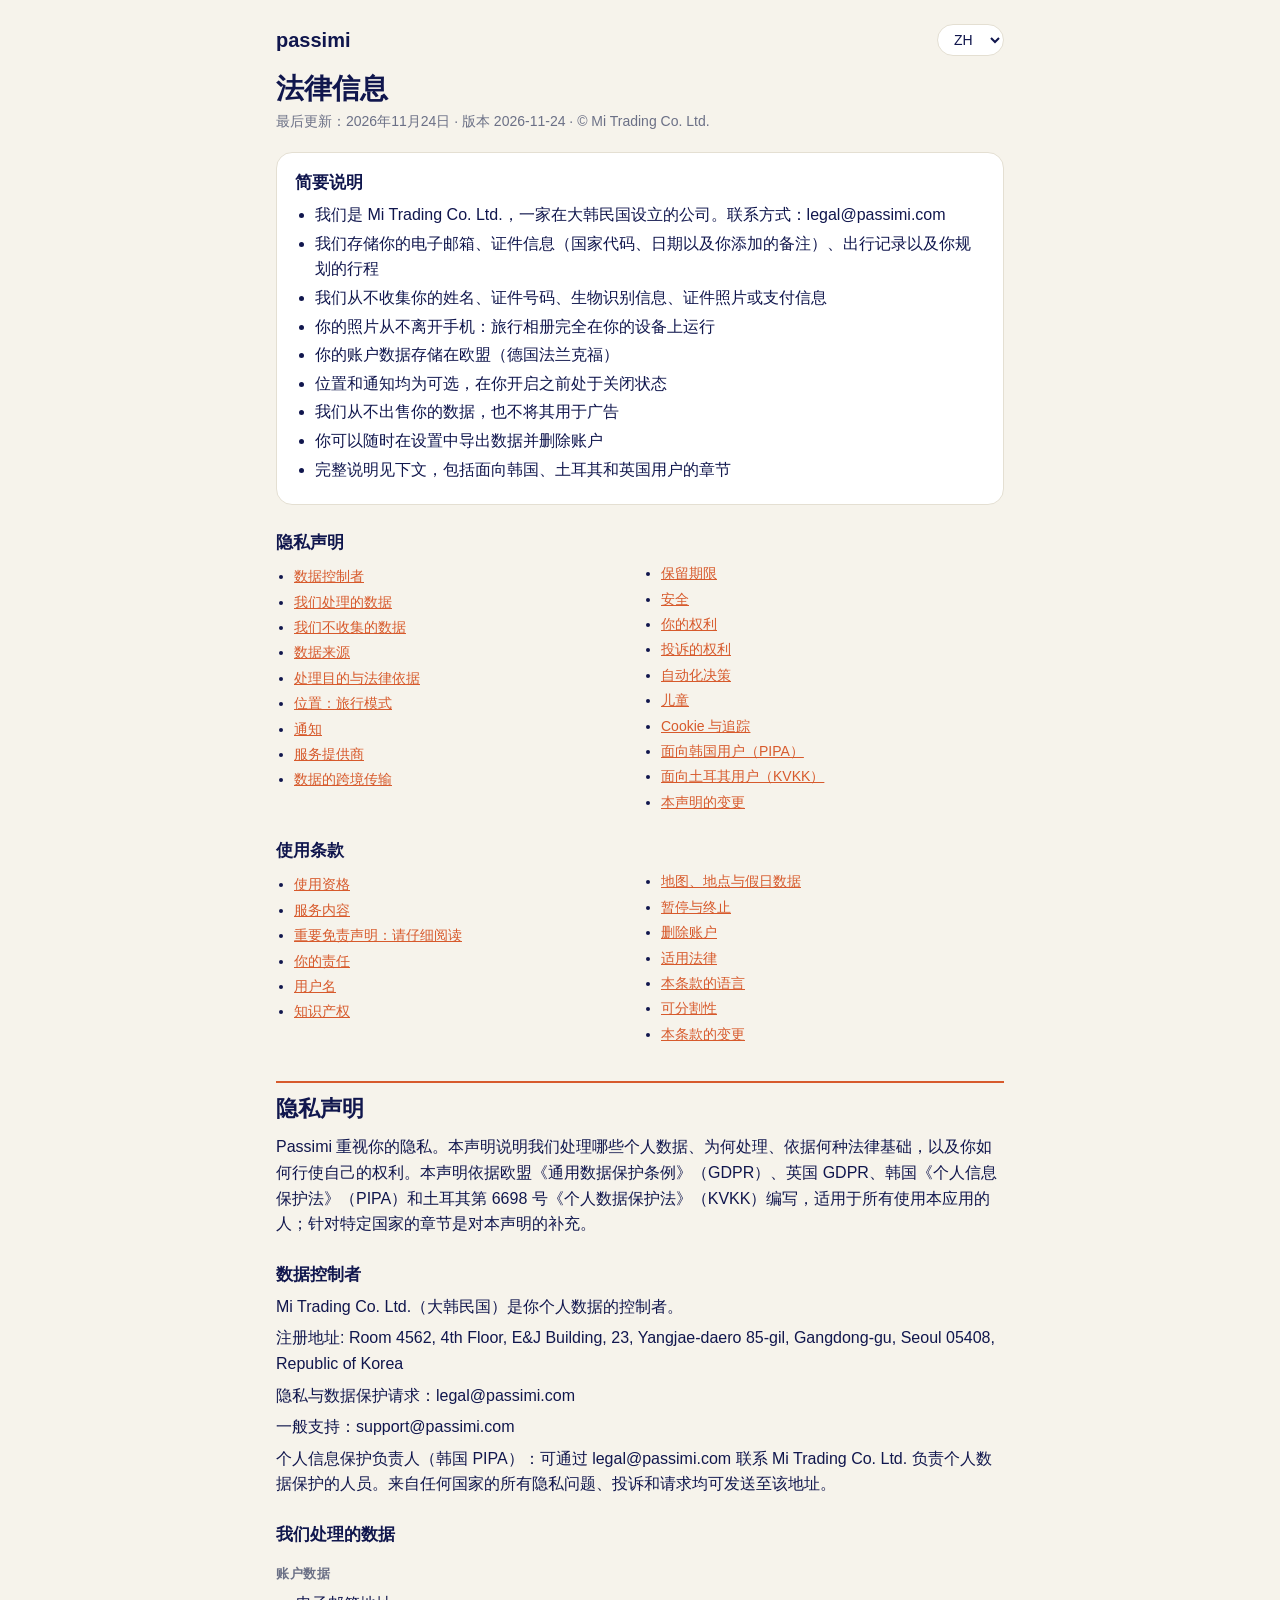
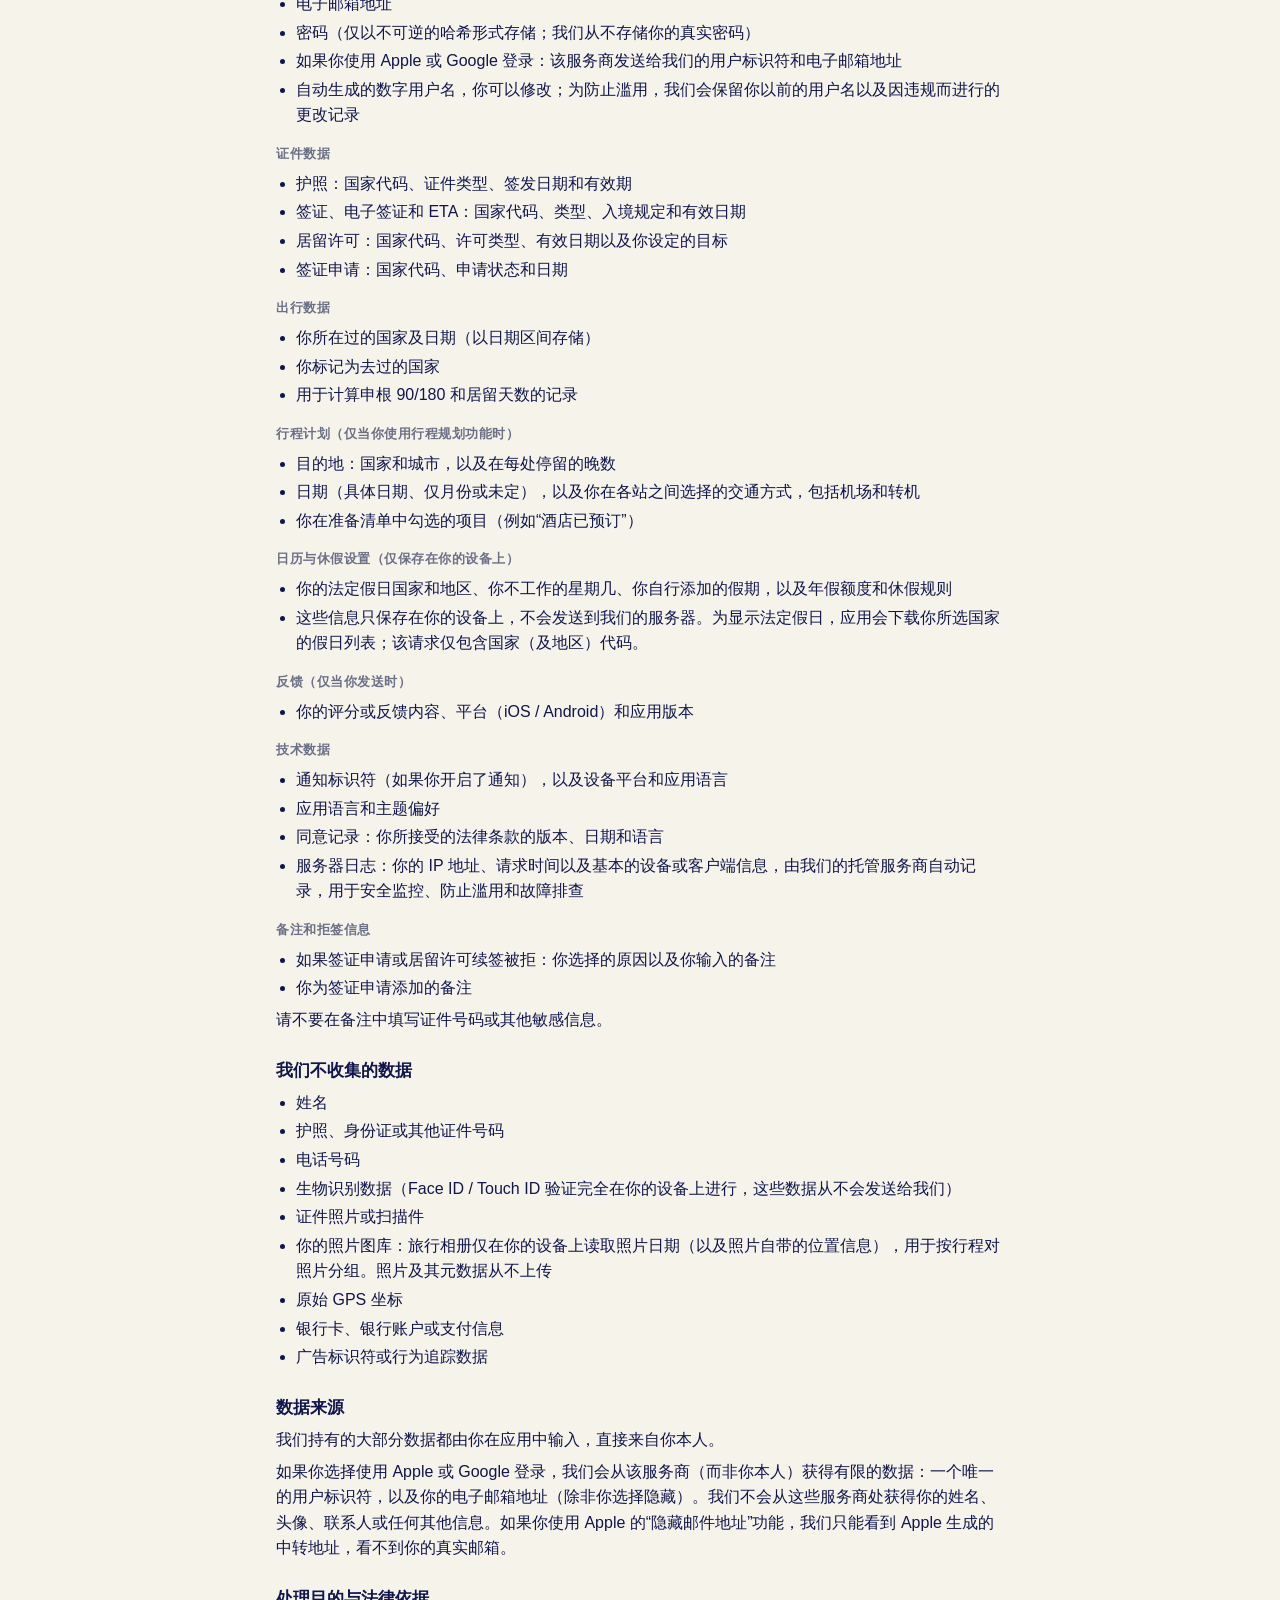
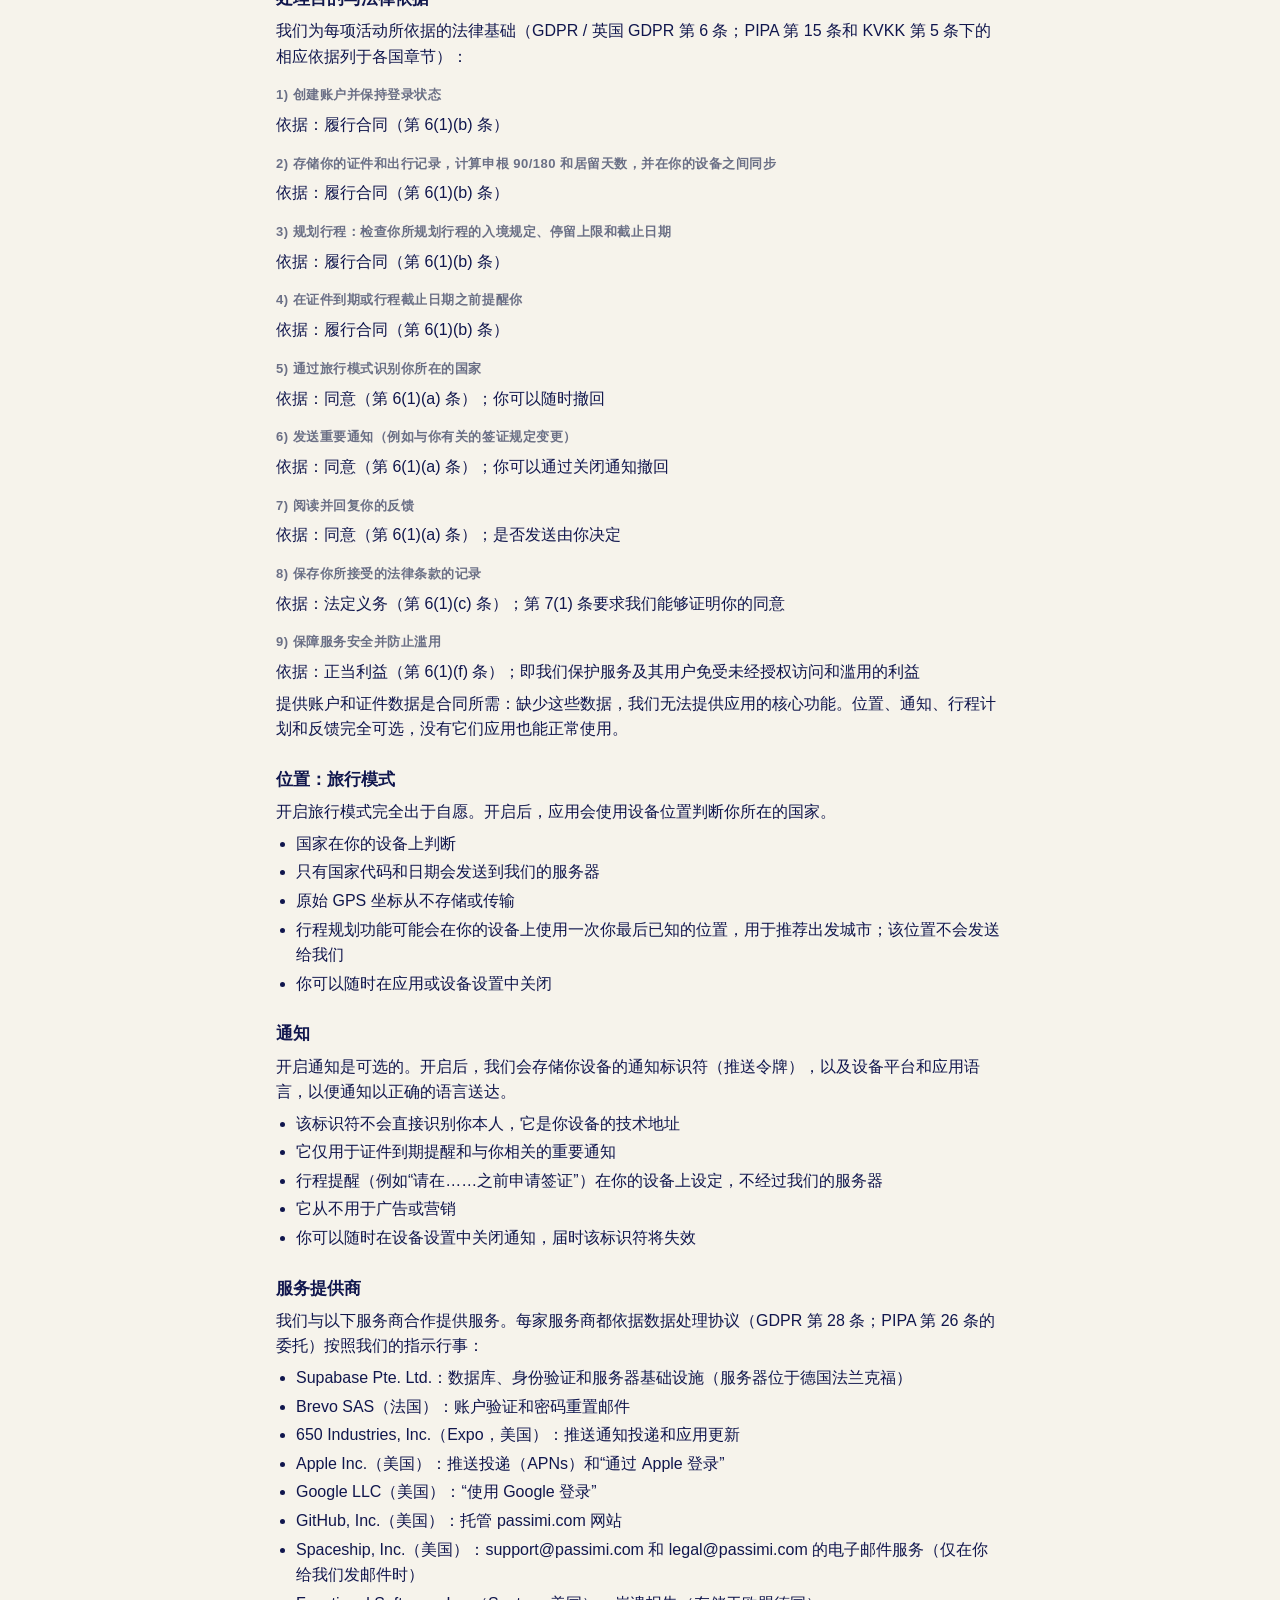
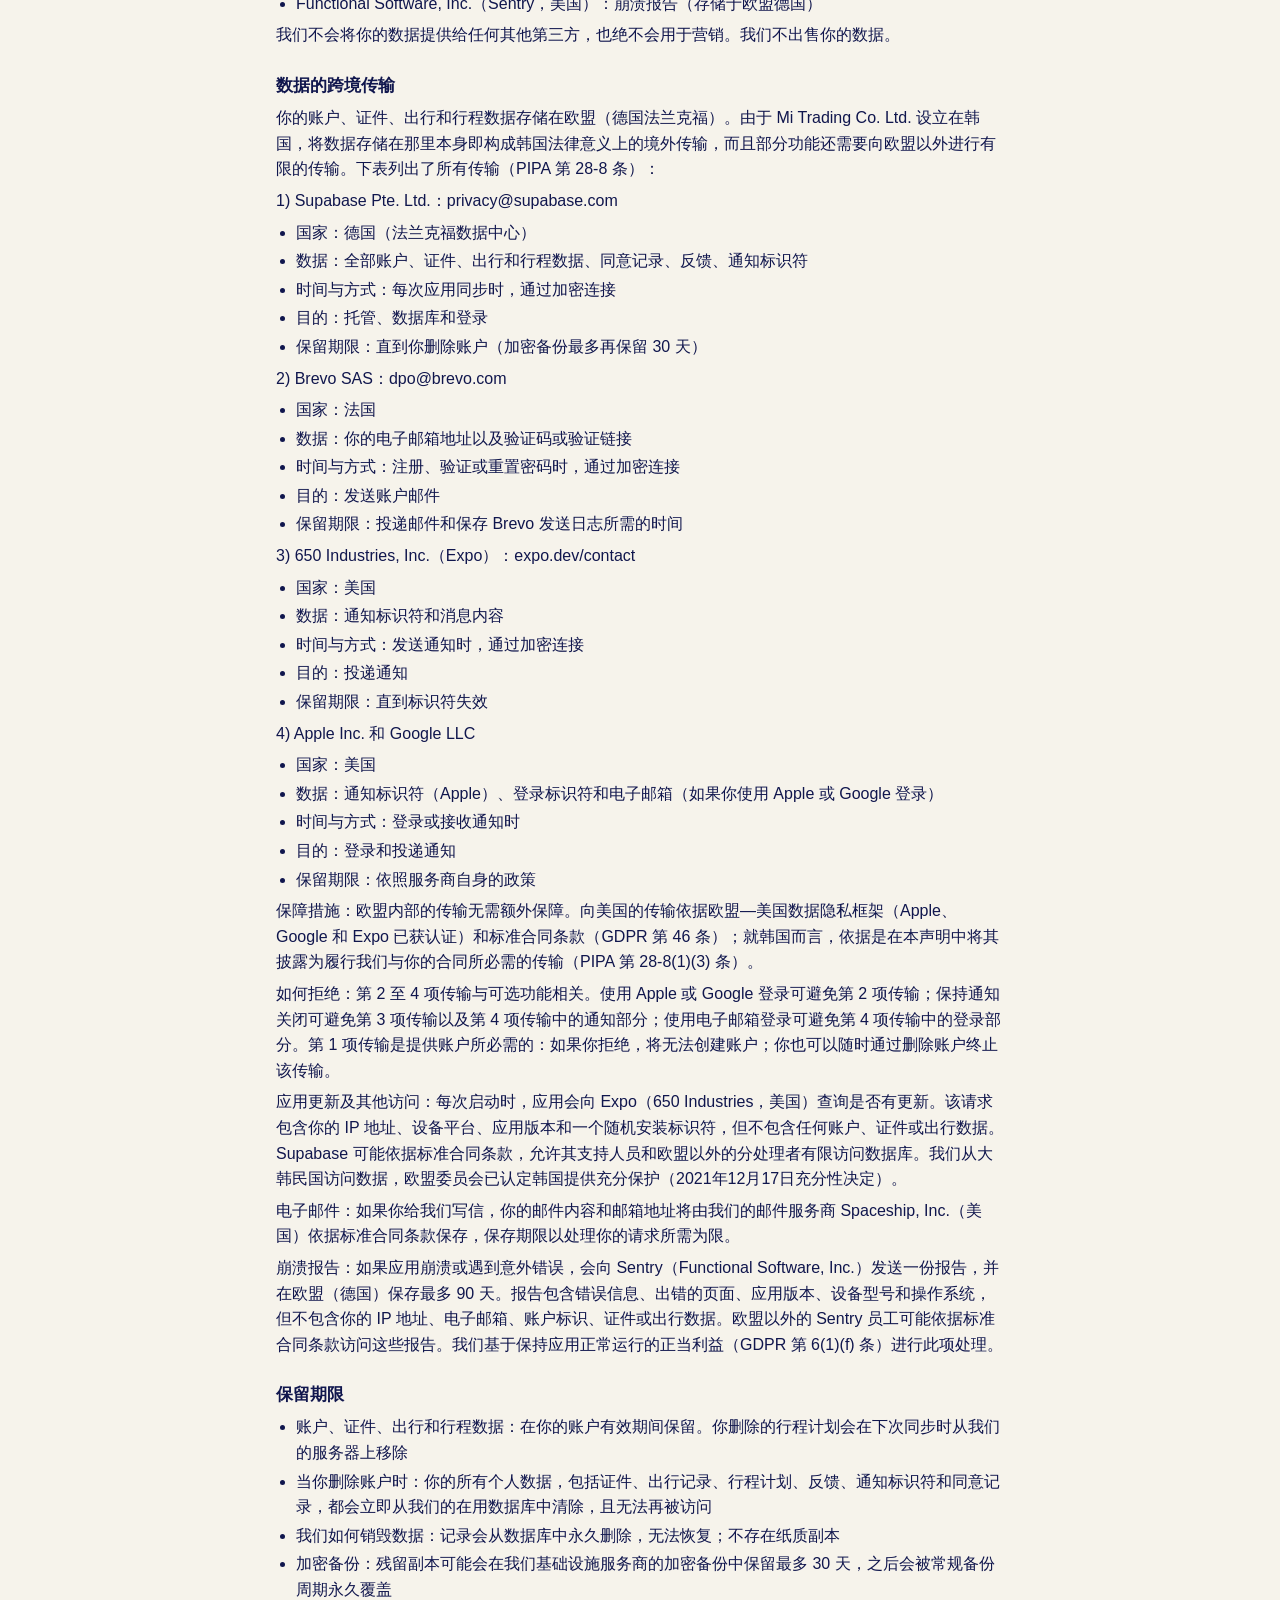
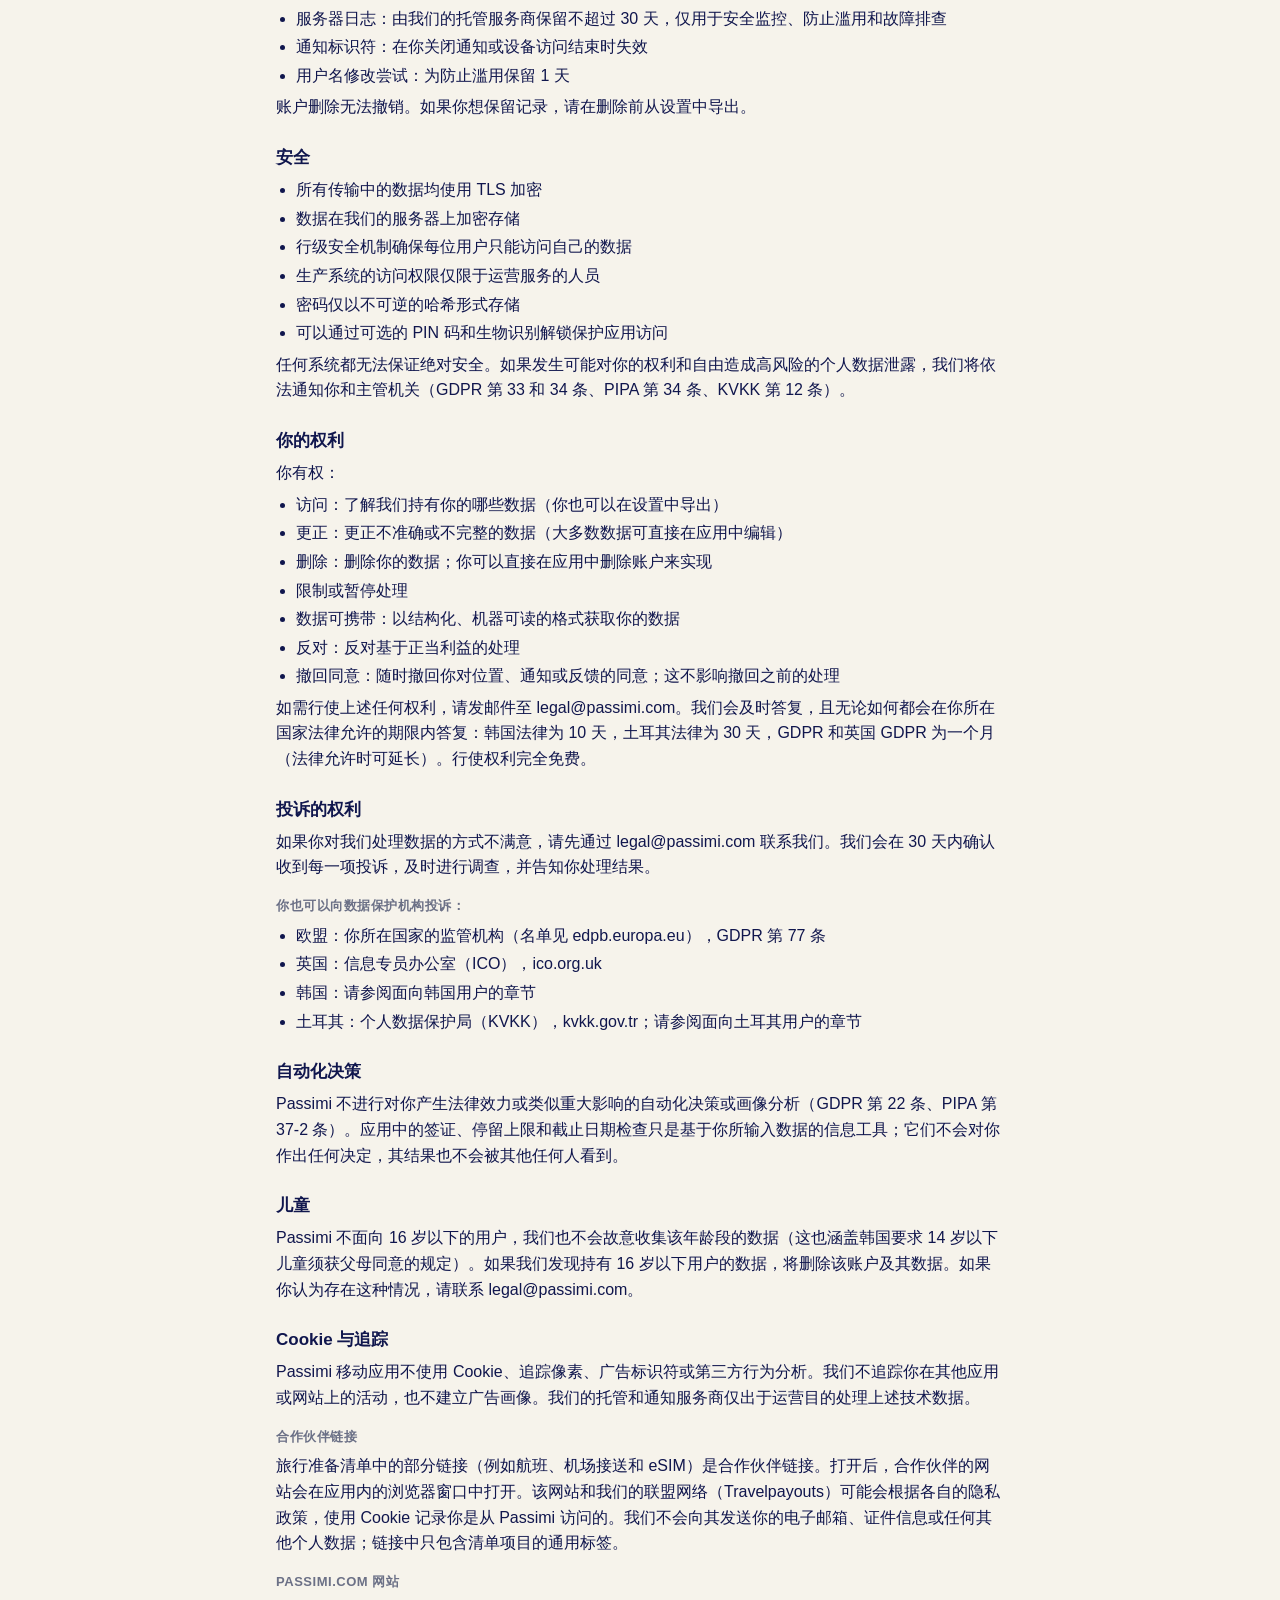
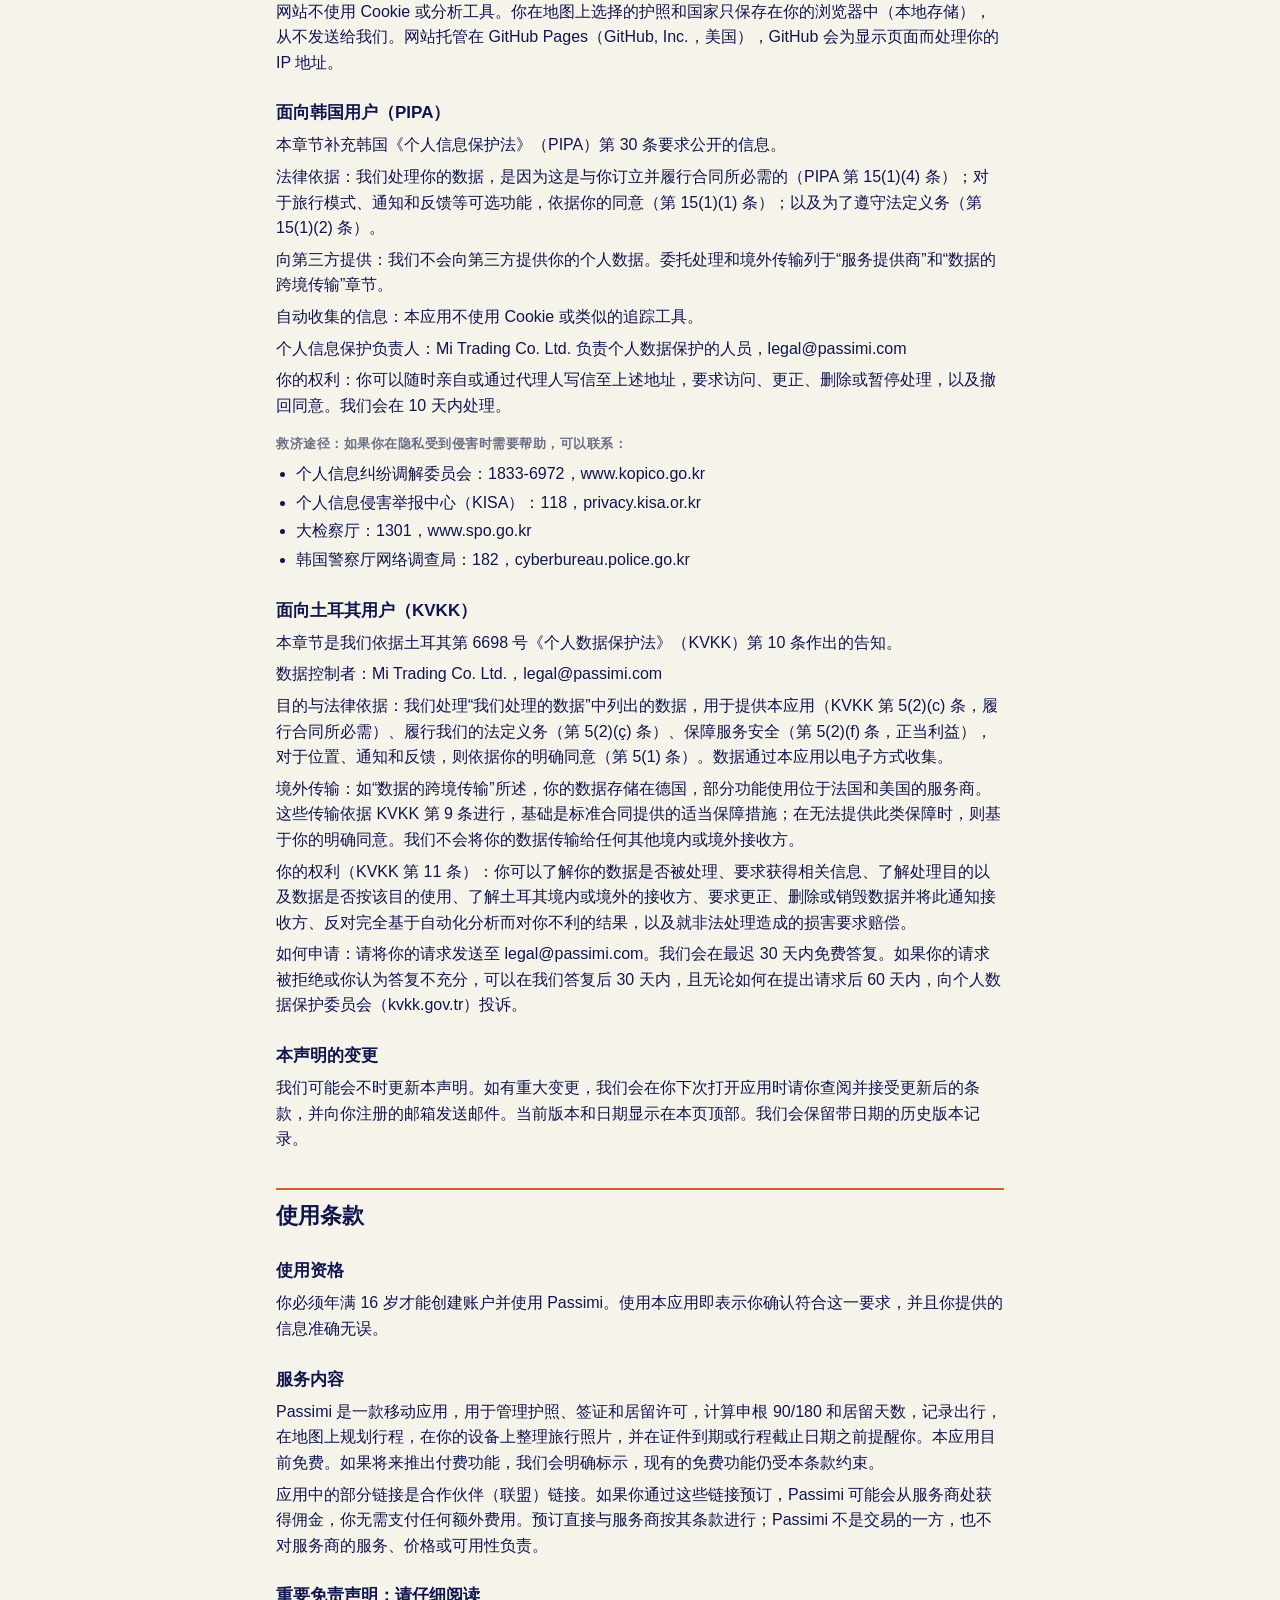
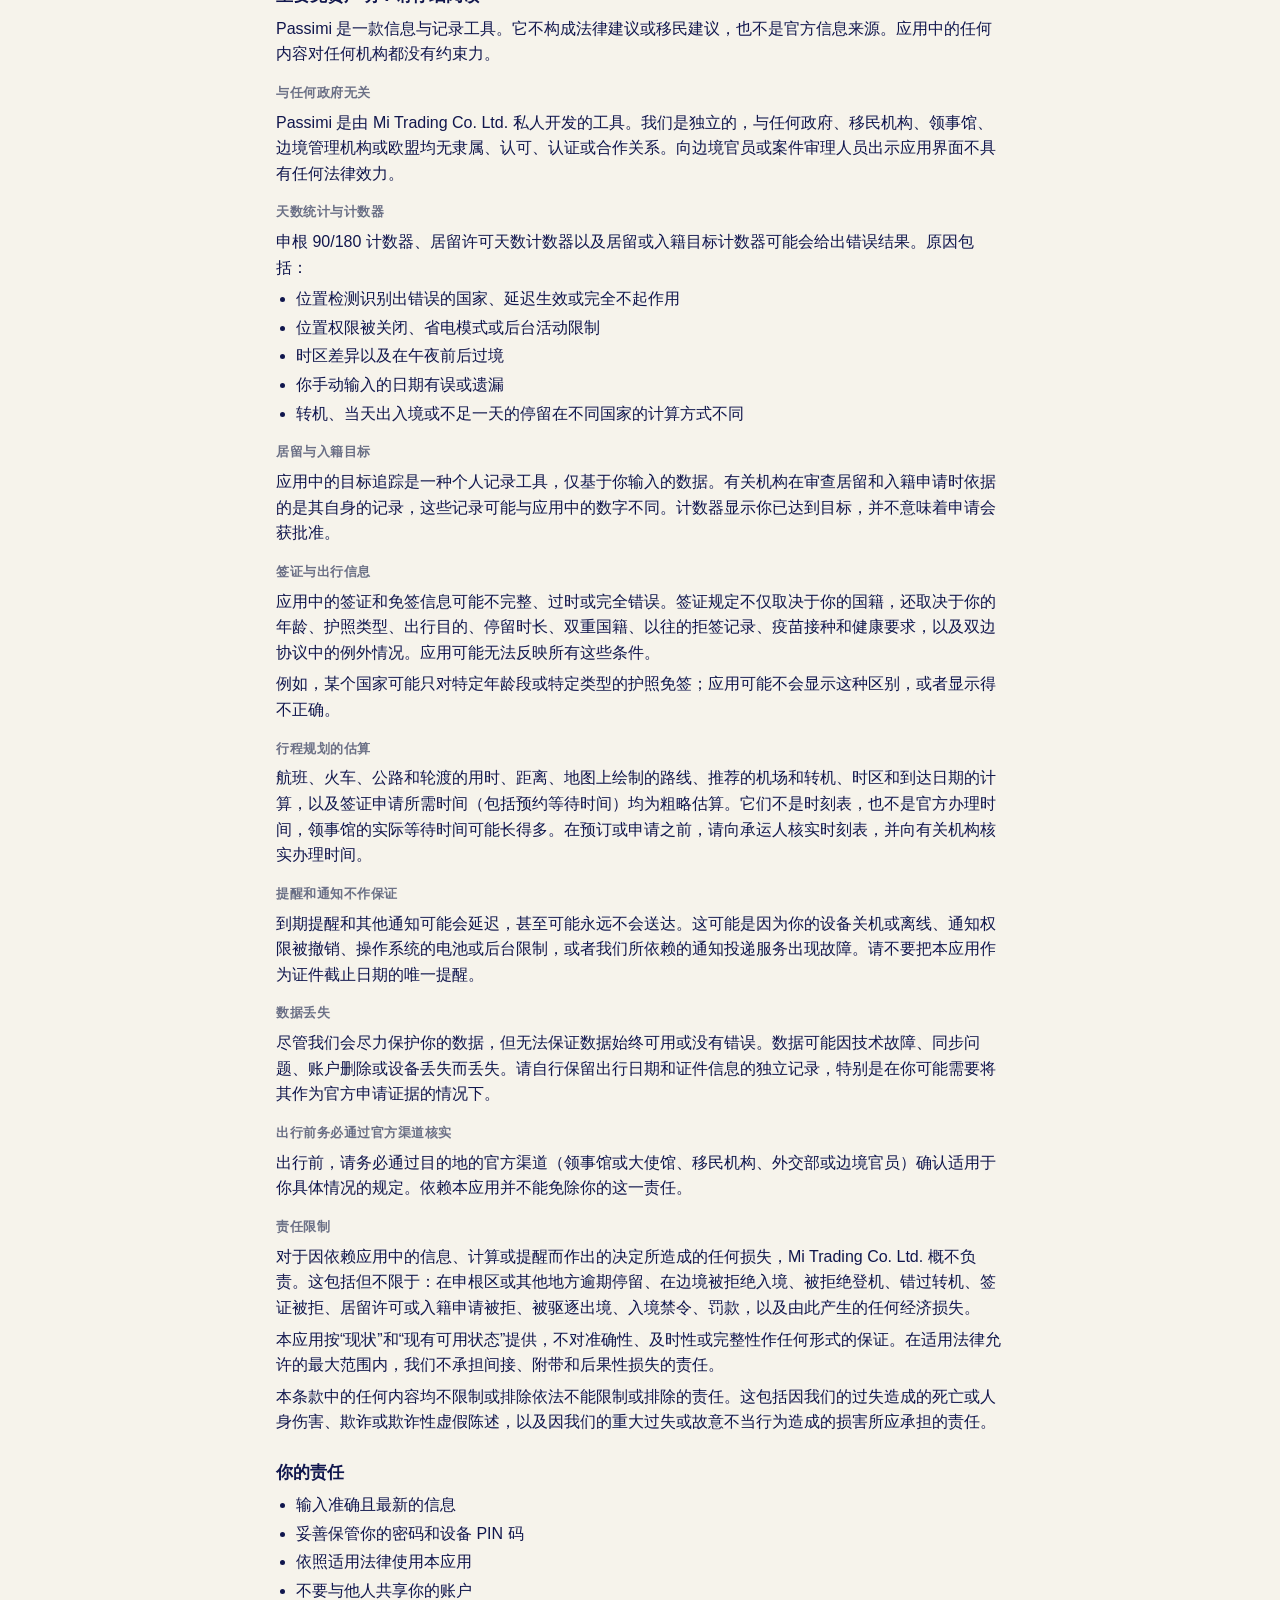
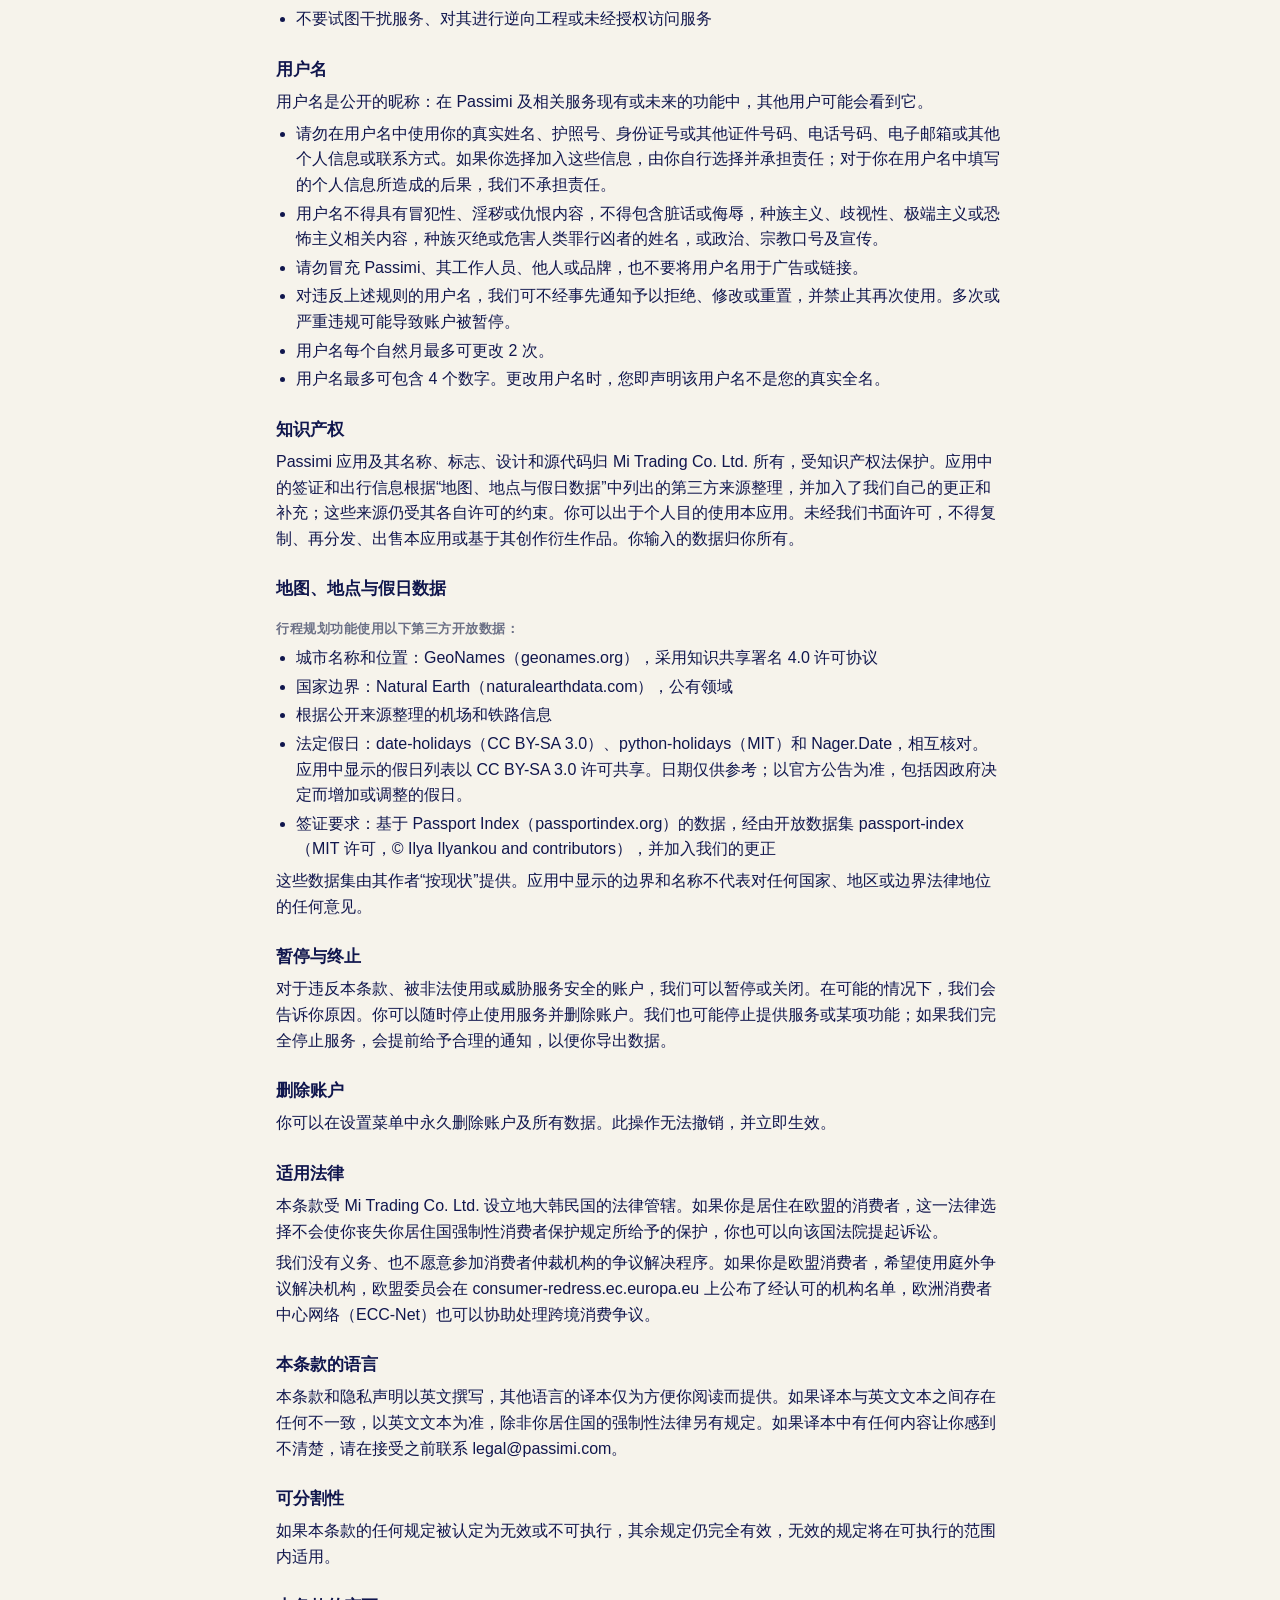
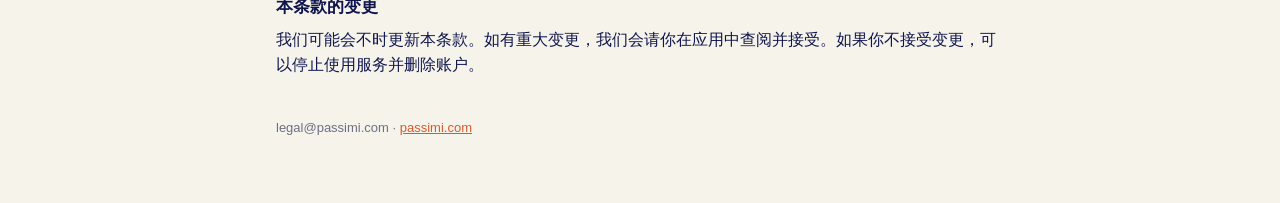
<file: legal/zh.html>
<!doctype html>
<html lang="zh">
<head>
<meta charset="utf-8">
<meta name="viewport" content="width=device-width, initial-scale=1">
<title>Passimi — 法律信息</title>
<meta name="description" content="隐私声明 · 使用条款">
<link rel="canonical" href="https://passimi.com/legal/zh.html">
<link rel="icon" href="../favicon.svg" type="image/svg+xml">
<style>
:root{--bg:#F6F3EB;--surface:#FFFFFF;--ink:#10164D;--muted:#6B7086;--border:#E4DFD2;--orange:#D75A2C}
*{box-sizing:border-box}
body{margin:0;background:var(--bg);color:var(--ink);font:16px/1.6 -apple-system,BlinkMacSystemFont,"Segoe UI",Roboto,"Noto Sans",sans-serif;-webkit-font-smoothing:antialiased}
.wrap{max-width:760px;margin:0 auto;padding:24px 16px 64px}
header{display:flex;align-items:center;justify-content:space-between;gap:12px;margin-bottom:8px}
header a{color:var(--ink);font-weight:800;text-decoration:none;font-size:20px}
select{background:var(--surface);border:1px solid var(--border);border-radius:999px;padding:6px 12px;font:inherit;font-size:14px;color:var(--ink)}
h1{font-size:28px;line-height:1.2;margin:16px 0 4px}
.meta{color:var(--muted);font-size:14px;margin-bottom:20px}
.card{background:var(--surface);border:1px solid var(--border);border-radius:16px;padding:16px 18px;margin:16px 0}
h2{font-size:22px;margin:36px 0 8px;padding-top:8px;border-top:2px solid var(--orange)}
h3{font-size:17px;margin:24px 0 6px}
h4{font-size:13px;letter-spacing:.04em;margin:16px 0 4px;color:var(--muted)}
p{margin:6px 0}
ul{margin:6px 0;padding-inline-start:20px}
li{margin:3px 0}
nav ul{columns:2;column-gap:24px;font-size:14px;padding-inline-start:18px}
@media (max-width:560px){nav ul{columns:1}}
a{color:var(--orange)}
footer{margin-top:40px;color:var(--muted);font-size:13px}
</style>
</head>
<body><div class="wrap">
<header><a href="/">passimi</a><select aria-label="Language" onchange="location.href=this.value"><option value="ar.html">AR</option><option value="./">EN</option><option value="es.html">ES</option><option value="fr.html">FR</option><option value="ja.html">JA</option><option value="ko.html">KO</option><option value="pt.html">PT</option><option value="ru.html">RU</option><option value="tr.html">TR</option><option value="uk.html">UK</option><option value="zh.html" selected>ZH</option></select></header>
<h1>法律信息</h1>
<div class="meta">最后更新：2026年11月24日 · 版本 2026-11-24 · © Mi Trading Co. Ltd.</div>
<div class="card"><h3 style="margin-top:0">简要说明</h3><ul><li>我们是 Mi Trading Co. Ltd.，一家在大韩民国设立的公司。联系方式：legal@passimi.com</li><li>我们存储你的电子邮箱、证件信息（国家代码、日期以及你添加的备注）、出行记录以及你规划的行程</li><li>我们从不收集你的姓名、证件号码、生物识别信息、证件照片或支付信息</li><li>你的照片从不离开手机：旅行相册完全在你的设备上运行</li><li>你的账户数据存储在欧盟（德国法兰克福）</li><li>位置和通知均为可选，在你开启之前处于关闭状态</li><li>我们从不出售你的数据，也不将其用于广告</li><li>你可以随时在设置中导出数据并删除账户</li><li>完整说明见下文，包括面向韩国、土耳其和英国用户的章节</li></ul></div>
<nav><h3>隐私声明</h3><ul><li><a href="#controller">数据控制者</a></li><li><a href="#collected">我们处理的数据</a></li><li><a href="#notCollected">我们不收集的数据</a></li><li><a href="#source">数据来源</a></li><li><a href="#purposes">处理目的与法律依据</a></li><li><a href="#location">位置：旅行模式</a></li><li><a href="#notifications">通知</a></li><li><a href="#processors">服务提供商</a></li><li><a href="#transfer">数据的跨境传输</a></li><li><a href="#retention">保留期限</a></li><li><a href="#security">安全</a></li><li><a href="#rights">你的权利</a></li><li><a href="#complaint">投诉的权利</a></li><li><a href="#automated">自动化决策</a></li><li><a href="#children">儿童</a></li><li><a href="#cookies">Cookie 与追踪</a></li><li><a href="#korea">面向韩国用户（PIPA）</a></li><li><a href="#turkey">面向土耳其用户（KVKK）</a></li><li><a href="#changes">本声明的变更</a></li></ul><h3>使用条款</h3><ul><li><a href="#eligibility">使用资格</a></li><li><a href="#service">服务内容</a></li><li><a href="#disclaimer">重要免责声明：请仔细阅读</a></li><li><a href="#obligations">你的责任</a></li><li><a href="#usernames">用户名</a></li><li><a href="#ip">知识产权</a></li><li><a href="#dataSources">地图、地点与假日数据</a></li><li><a href="#suspension">暂停与终止</a></li><li><a href="#deletion">删除账户</a></li><li><a href="#governingLaw">适用法律</a></li><li><a href="#language">本条款的语言</a></li><li><a href="#severability">可分割性</a></li><li><a href="#termsChanges">本条款的变更</a></li></ul></nav>
<h2 id="privacy">隐私声明</h2><p>Passimi 重视你的隐私。本声明说明我们处理哪些个人数据、为何处理、依据何种法律基础，以及你如何行使自己的权利。本声明依据欧盟《通用数据保护条例》（GDPR）、英国 GDPR、韩国《个人信息保护法》（PIPA）和土耳其第 6698 号《个人数据保护法》（KVKK）编写，适用于所有使用本应用的人；针对特定国家的章节是对本声明的补充。</p><section id="controller"><h3>数据控制者</h3><p>Mi Trading Co. Ltd.（大韩民国）是你个人数据的控制者。</p><p>注册地址: Room 4562, 4th Floor, E&amp;J Building, 23, Yangjae-daero 85-gil, Gangdong-gu, Seoul 05408, Republic of Korea</p><p>隐私与数据保护请求：legal@passimi.com</p><p>一般支持：support@passimi.com</p><p>个人信息保护负责人（韩国 PIPA）：可通过 legal@passimi.com 联系 Mi Trading Co. Ltd. 负责个人数据保护的人员。来自任何国家的所有隐私问题、投诉和请求均可发送至该地址。</p></section><section id="collected"><h3>我们处理的数据</h3><h4>账户数据</h4><ul><li>电子邮箱地址</li><li>密码（仅以不可逆的哈希形式存储；我们从不存储你的真实密码）</li><li>如果你使用 Apple 或 Google 登录：该服务商发送给我们的用户标识符和电子邮箱地址</li><li>自动生成的数字用户名，你可以修改；为防止滥用，我们会保留你以前的用户名以及因违规而进行的更改记录</li></ul><h4>证件数据</h4><ul><li>护照：国家代码、证件类型、签发日期和有效期</li><li>签证、电子签证和 ETA：国家代码、类型、入境规定和有效日期</li><li>居留许可：国家代码、许可类型、有效日期以及你设定的目标</li><li>签证申请：国家代码、申请状态和日期</li></ul><h4>出行数据</h4><ul><li>你所在过的国家及日期（以日期区间存储）</li><li>你标记为去过的国家</li><li>用于计算申根 90/180 和居留天数的记录</li></ul><h4>行程计划（仅当你使用行程规划功能时）</h4><ul><li>目的地：国家和城市，以及在每处停留的晚数</li><li>日期（具体日期、仅月份或未定），以及你在各站之间选择的交通方式，包括机场和转机</li><li>你在准备清单中勾选的项目（例如“酒店已预订”）</li></ul><h4>日历与休假设置（仅保存在你的设备上）</h4><ul><li>你的法定假日国家和地区、你不工作的星期几、你自行添加的假期，以及年假额度和休假规则</li><li>这些信息只保存在你的设备上，不会发送到我们的服务器。为显示法定假日，应用会下载你所选国家的假日列表；该请求仅包含国家（及地区）代码。</li></ul><h4>反馈（仅当你发送时）</h4><ul><li>你的评分或反馈内容、平台（iOS / Android）和应用版本</li></ul><h4>技术数据</h4><ul><li>通知标识符（如果你开启了通知），以及设备平台和应用语言</li><li>应用语言和主题偏好</li><li>同意记录：你所接受的法律条款的版本、日期和语言</li><li>服务器日志：你的 IP 地址、请求时间以及基本的设备或客户端信息，由我们的托管服务商自动记录，用于安全监控、防止滥用和故障排查</li></ul><h4>备注和拒签信息</h4><ul><li>如果签证申请或居留许可续签被拒：你选择的原因以及你输入的备注</li><li>你为签证申请添加的备注</li></ul><p>请不要在备注中填写证件号码或其他敏感信息。</p></section><section id="notCollected"><h3>我们不收集的数据</h3><ul><li>姓名</li><li>护照、身份证或其他证件号码</li><li>电话号码</li><li>生物识别数据（Face ID / Touch ID 验证完全在你的设备上进行，这些数据从不会发送给我们）</li><li>证件照片或扫描件</li><li>你的照片图库：旅行相册仅在你的设备上读取照片日期（以及照片自带的位置信息），用于按行程对照片分组。照片及其元数据从不上传</li><li>原始 GPS 坐标</li><li>银行卡、银行账户或支付信息</li><li>广告标识符或行为追踪数据</li></ul></section><section id="source"><h3>数据来源</h3><p>我们持有的大部分数据都由你在应用中输入，直接来自你本人。</p><p>如果你选择使用 Apple 或 Google 登录，我们会从该服务商（而非你本人）获得有限的数据：一个唯一的用户标识符，以及你的电子邮箱地址（除非你选择隐藏）。我们不会从这些服务商处获得你的姓名、头像、联系人或任何其他信息。如果你使用 Apple 的“隐藏邮件地址”功能，我们只能看到 Apple 生成的中转地址，看不到你的真实邮箱。</p></section><section id="purposes"><h3>处理目的与法律依据</h3><p>我们为每项活动所依据的法律基础（GDPR / 英国 GDPR 第 6 条；PIPA 第 15 条和 KVKK 第 5 条下的相应依据列于各国章节）：</p><h4>1) 创建账户并保持登录状态</h4><p>依据：履行合同（第 6(1)(b) 条）</p><h4>2) 存储你的证件和出行记录，计算申根 90/180 和居留天数，并在你的设备之间同步</h4><p>依据：履行合同（第 6(1)(b) 条）</p><h4>3) 规划行程：检查你所规划行程的入境规定、停留上限和截止日期</h4><p>依据：履行合同（第 6(1)(b) 条）</p><h4>4) 在证件到期或行程截止日期之前提醒你</h4><p>依据：履行合同（第 6(1)(b) 条）</p><h4>5) 通过旅行模式识别你所在的国家</h4><p>依据：同意（第 6(1)(a) 条）；你可以随时撤回</p><h4>6) 发送重要通知（例如与你有关的签证规定变更）</h4><p>依据：同意（第 6(1)(a) 条）；你可以通过关闭通知撤回</p><h4>7) 阅读并回复你的反馈</h4><p>依据：同意（第 6(1)(a) 条）；是否发送由你决定</p><h4>8) 保存你所接受的法律条款的记录</h4><p>依据：法定义务（第 6(1)(c) 条）；第 7(1) 条要求我们能够证明你的同意</p><h4>9) 保障服务安全并防止滥用</h4><p>依据：正当利益（第 6(1)(f) 条）；即我们保护服务及其用户免受未经授权访问和滥用的利益</p><p>提供账户和证件数据是合同所需：缺少这些数据，我们无法提供应用的核心功能。位置、通知、行程计划和反馈完全可选，没有它们应用也能正常使用。</p></section><section id="location"><h3>位置：旅行模式</h3><p>开启旅行模式完全出于自愿。开启后，应用会使用设备位置判断你所在的国家。</p><ul><li>国家在你的设备上判断</li><li>只有国家代码和日期会发送到我们的服务器</li><li>原始 GPS 坐标从不存储或传输</li><li>行程规划功能可能会在你的设备上使用一次你最后已知的位置，用于推荐出发城市；该位置不会发送给我们</li><li>你可以随时在应用或设备设置中关闭</li></ul></section><section id="notifications"><h3>通知</h3><p>开启通知是可选的。开启后，我们会存储你设备的通知标识符（推送令牌），以及设备平台和应用语言，以便通知以正确的语言送达。</p><ul><li>该标识符不会直接识别你本人，它是你设备的技术地址</li><li>它仅用于证件到期提醒和与你相关的重要通知</li><li>行程提醒（例如“请在……之前申请签证”）在你的设备上设定，不经过我们的服务器</li><li>它从不用于广告或营销</li><li>你可以随时在设备设置中关闭通知，届时该标识符将失效</li></ul></section><section id="processors"><h3>服务提供商</h3><p>我们与以下服务商合作提供服务。每家服务商都依据数据处理协议（GDPR 第 28 条；PIPA 第 26 条的委托）按照我们的指示行事：</p><ul><li>Supabase Pte. Ltd.：数据库、身份验证和服务器基础设施（服务器位于德国法兰克福）</li><li>Brevo SAS（法国）：账户验证和密码重置邮件</li><li>650 Industries, Inc.（Expo，美国）：推送通知投递和应用更新</li><li>Apple Inc.（美国）：推送投递（APNs）和“通过 Apple 登录”</li><li>Google LLC（美国）：“使用 Google 登录”</li><li>GitHub, Inc.（美国）：托管 passimi.com 网站</li><li>Spaceship, Inc.（美国）：support@passimi.com 和 legal@passimi.com 的电子邮件服务（仅在你给我们发邮件时）</li><li>Functional Software, Inc.（Sentry，美国）：崩溃报告（存储于欧盟德国）</li></ul><p>我们不会将你的数据提供给任何其他第三方，也绝不会用于营销。我们不出售你的数据。</p></section><section id="transfer"><h3>数据的跨境传输</h3><p>你的账户、证件、出行和行程数据存储在欧盟（德国法兰克福）。由于 Mi Trading Co. Ltd. 设立在韩国，将数据存储在那里本身即构成韩国法律意义上的境外传输，而且部分功能还需要向欧盟以外进行有限的传输。下表列出了所有传输（PIPA 第 28-8 条）：</p><p>1) Supabase Pte. Ltd.：privacy@supabase.com</p><ul><li>国家：德国（法兰克福数据中心）</li><li>数据：全部账户、证件、出行和行程数据、同意记录、反馈、通知标识符</li><li>时间与方式：每次应用同步时，通过加密连接</li><li>目的：托管、数据库和登录</li><li>保留期限：直到你删除账户（加密备份最多再保留 30 天）</li></ul><p>2) Brevo SAS：dpo@brevo.com</p><ul><li>国家：法国</li><li>数据：你的电子邮箱地址以及验证码或验证链接</li><li>时间与方式：注册、验证或重置密码时，通过加密连接</li><li>目的：发送账户邮件</li><li>保留期限：投递邮件和保存 Brevo 发送日志所需的时间</li></ul><p>3) 650 Industries, Inc.（Expo）：expo.dev/contact</p><ul><li>国家：美国</li><li>数据：通知标识符和消息内容</li><li>时间与方式：发送通知时，通过加密连接</li><li>目的：投递通知</li><li>保留期限：直到标识符失效</li></ul><p>4) Apple Inc. 和 Google LLC</p><ul><li>国家：美国</li><li>数据：通知标识符（Apple）、登录标识符和电子邮箱（如果你使用 Apple 或 Google 登录）</li><li>时间与方式：登录或接收通知时</li><li>目的：登录和投递通知</li><li>保留期限：依照服务商自身的政策</li></ul><p>保障措施：欧盟内部的传输无需额外保障。向美国的传输依据欧盟—美国数据隐私框架（Apple、Google 和 Expo 已获认证）和标准合同条款（GDPR 第 46 条）；就韩国而言，依据是在本声明中将其披露为履行我们与你的合同所必需的传输（PIPA 第 28-8(1)(3) 条）。</p><p>如何拒绝：第 2 至 4 项传输与可选功能相关。使用 Apple 或 Google 登录可避免第 2 项传输；保持通知关闭可避免第 3 项传输以及第 4 项传输中的通知部分；使用电子邮箱登录可避免第 4 项传输中的登录部分。第 1 项传输是提供账户所必需的：如果你拒绝，将无法创建账户；你也可以随时通过删除账户终止该传输。</p><p>应用更新及其他访问：每次启动时，应用会向 Expo（650 Industries，美国）查询是否有更新。该请求包含你的 IP 地址、设备平台、应用版本和一个随机安装标识符，但不包含任何账户、证件或出行数据。Supabase 可能依据标准合同条款，允许其支持人员和欧盟以外的分处理者有限访问数据库。我们从大韩民国访问数据，欧盟委员会已认定韩国提供充分保护（2021年12月17日充分性决定）。</p><p>电子邮件：如果你给我们写信，你的邮件内容和邮箱地址将由我们的邮件服务商 Spaceship, Inc.（美国）依据标准合同条款保存，保存期限以处理你的请求所需为限。</p><p>崩溃报告：如果应用崩溃或遇到意外错误，会向 Sentry（Functional Software, Inc.）发送一份报告，并在欧盟（德国）保存最多 90 天。报告包含错误信息、出错的页面、应用版本、设备型号和操作系统，但不包含你的 IP 地址、电子邮箱、账户标识、证件或出行数据。欧盟以外的 Sentry 员工可能依据标准合同条款访问这些报告。我们基于保持应用正常运行的正当利益（GDPR 第 6(1)(f) 条）进行此项处理。</p></section><section id="retention"><h3>保留期限</h3><ul><li>账户、证件、出行和行程数据：在你的账户有效期间保留。你删除的行程计划会在下次同步时从我们的服务器上移除</li><li>当你删除账户时：你的所有个人数据，包括证件、出行记录、行程计划、反馈、通知标识符和同意记录，都会立即从我们的在用数据库中清除，且无法再被访问</li><li>我们如何销毁数据：记录会从数据库中永久删除，无法恢复；不存在纸质副本</li><li>加密备份：残留副本可能会在我们基础设施服务商的加密备份中保留最多 30 天，之后会被常规备份周期永久覆盖</li><li>服务器日志：由我们的托管服务商保留不超过 30 天，仅用于安全监控、防止滥用和故障排查</li><li>通知标识符：在你关闭通知或设备访问结束时失效</li><li>用户名修改尝试：为防止滥用保留 1 天</li></ul><p>账户删除无法撤销。如果你想保留记录，请在删除前从设置中导出。</p></section><section id="security"><h3>安全</h3><ul><li>所有传输中的数据均使用 TLS 加密</li><li>数据在我们的服务器上加密存储</li><li>行级安全机制确保每位用户只能访问自己的数据</li><li>生产系统的访问权限仅限于运营服务的人员</li><li>密码仅以不可逆的哈希形式存储</li><li>可以通过可选的 PIN 码和生物识别解锁保护应用访问</li></ul><p>任何系统都无法保证绝对安全。如果发生可能对你的权利和自由造成高风险的个人数据泄露，我们将依法通知你和主管机关（GDPR 第 33 和 34 条、PIPA 第 34 条、KVKK 第 12 条）。</p></section><section id="rights"><h3>你的权利</h3><p>你有权：</p><ul><li>访问：了解我们持有你的哪些数据（你也可以在设置中导出）</li><li>更正：更正不准确或不完整的数据（大多数数据可直接在应用中编辑）</li><li>删除：删除你的数据；你可以直接在应用中删除账户来实现</li><li>限制或暂停处理</li><li>数据可携带：以结构化、机器可读的格式获取你的数据</li><li>反对：反对基于正当利益的处理</li><li>撤回同意：随时撤回你对位置、通知或反馈的同意；这不影响撤回之前的处理</li></ul><p>如需行使上述任何权利，请发邮件至 legal@passimi.com。我们会及时答复，且无论如何都会在你所在国家法律允许的期限内答复：韩国法律为 10 天，土耳其法律为 30 天，GDPR 和英国 GDPR 为一个月（法律允许时可延长）。行使权利完全免费。</p></section><section id="complaint"><h3>投诉的权利</h3><p>如果你对我们处理数据的方式不满意，请先通过 legal@passimi.com 联系我们。我们会在 30 天内确认收到每一项投诉，及时进行调查，并告知你处理结果。</p><h4>你也可以向数据保护机构投诉：</h4><ul><li>欧盟：你所在国家的监管机构（名单见 edpb.europa.eu），GDPR 第 77 条</li><li>英国：信息专员办公室（ICO），ico.org.uk</li><li>韩国：请参阅面向韩国用户的章节</li><li>土耳其：个人数据保护局（KVKK），kvkk.gov.tr；请参阅面向土耳其用户的章节</li></ul></section><section id="automated"><h3>自动化决策</h3><p>Passimi 不进行对你产生法律效力或类似重大影响的自动化决策或画像分析（GDPR 第 22 条、PIPA 第 37-2 条）。应用中的签证、停留上限和截止日期检查只是基于你所输入数据的信息工具；它们不会对你作出任何决定，其结果也不会被其他任何人看到。</p></section><section id="children"><h3>儿童</h3><p>Passimi 不面向 16 岁以下的用户，我们也不会故意收集该年龄段的数据（这也涵盖韩国要求 14 岁以下儿童须获父母同意的规定）。如果我们发现持有 16 岁以下用户的数据，将删除该账户及其数据。如果你认为存在这种情况，请联系 legal@passimi.com。</p></section><section id="cookies"><h3>Cookie 与追踪</h3><p>Passimi 移动应用不使用 Cookie、追踪像素、广告标识符或第三方行为分析。我们不追踪你在其他应用或网站上的活动，也不建立广告画像。我们的托管和通知服务商仅出于运营目的处理上述技术数据。</p><h4>合作伙伴链接</h4><p>旅行准备清单中的部分链接（例如航班、机场接送和 eSIM）是合作伙伴链接。打开后，合作伙伴的网站会在应用内的浏览器窗口中打开。该网站和我们的联盟网络（Travelpayouts）可能会根据各自的隐私政策，使用 Cookie 记录你是从 Passimi 访问的。我们不会向其发送你的电子邮箱、证件信息或任何其他个人数据；链接中只包含清单项目的通用标签。</p><h4>PASSIMI.COM 网站</h4><p>网站不使用 Cookie 或分析工具。你在地图上选择的护照和国家只保存在你的浏览器中（本地存储），从不发送给我们。网站托管在 GitHub Pages（GitHub, Inc.，美国），GitHub 会为显示页面而处理你的 IP 地址。</p></section><section id="korea"><h3>面向韩国用户（PIPA）</h3><p>本章节补充韩国《个人信息保护法》（PIPA）第 30 条要求公开的信息。</p><p>法律依据：我们处理你的数据，是因为这是与你订立并履行合同所必需的（PIPA 第 15(1)(4) 条）；对于旅行模式、通知和反馈等可选功能，依据你的同意（第 15(1)(1) 条）；以及为了遵守法定义务（第 15(1)(2) 条）。</p><p>向第三方提供：我们不会向第三方提供你的个人数据。委托处理和境外传输列于“服务提供商”和“数据的跨境传输”章节。</p><p>自动收集的信息：本应用不使用 Cookie 或类似的追踪工具。</p><p>个人信息保护负责人：Mi Trading Co. Ltd. 负责个人数据保护的人员，legal@passimi.com</p><p>你的权利：你可以随时亲自或通过代理人写信至上述地址，要求访问、更正、删除或暂停处理，以及撤回同意。我们会在 10 天内处理。</p><h4>救济途径：如果你在隐私受到侵害时需要帮助，可以联系：</h4><ul><li>个人信息纠纷调解委员会：1833-6972，www.kopico.go.kr</li><li>个人信息侵害举报中心（KISA）：118，privacy.kisa.or.kr</li><li>大检察厅：1301，www.spo.go.kr</li><li>韩国警察厅网络调查局：182，cyberbureau.police.go.kr</li></ul></section><section id="turkey"><h3>面向土耳其用户（KVKK）</h3><p>本章节是我们依据土耳其第 6698 号《个人数据保护法》（KVKK）第 10 条作出的告知。</p><p>数据控制者：Mi Trading Co. Ltd.，legal@passimi.com</p><p>目的与法律依据：我们处理“我们处理的数据”中列出的数据，用于提供本应用（KVKK 第 5(2)(c) 条，履行合同所必需）、履行我们的法定义务（第 5(2)(ç) 条）、保障服务安全（第 5(2)(f) 条，正当利益），对于位置、通知和反馈，则依据你的明确同意（第 5(1) 条）。数据通过本应用以电子方式收集。</p><p>境外传输：如“数据的跨境传输”所述，你的数据存储在德国，部分功能使用位于法国和美国的服务商。这些传输依据 KVKK 第 9 条进行，基础是标准合同提供的适当保障措施；在无法提供此类保障时，则基于你的明确同意。我们不会将你的数据传输给任何其他境内或境外接收方。</p><p>你的权利（KVKK 第 11 条）：你可以了解你的数据是否被处理、要求获得相关信息、了解处理目的以及数据是否按该目的使用、了解土耳其境内或境外的接收方、要求更正、删除或销毁数据并将此通知接收方、反对完全基于自动化分析而对你不利的结果，以及就非法处理造成的损害要求赔偿。</p><p>如何申请：请将你的请求发送至 legal@passimi.com。我们会在最迟 30 天内免费答复。如果你的请求被拒绝或你认为答复不充分，可以在我们答复后 30 天内，且无论如何在提出请求后 60 天内，向个人数据保护委员会（kvkk.gov.tr）投诉。</p></section><section id="changes"><h3>本声明的变更</h3><p>我们可能会不时更新本声明。如有重大变更，我们会在你下次打开应用时请你查阅并接受更新后的条款，并向你注册的邮箱发送邮件。当前版本和日期显示在本页顶部。我们会保留带日期的历史版本记录。</p></section>
<h2 id="terms">使用条款</h2><section id="eligibility"><h3>使用资格</h3><p>你必须年满 16 岁才能创建账户并使用 Passimi。使用本应用即表示你确认符合这一要求，并且你提供的信息准确无误。</p></section><section id="service"><h3>服务内容</h3><p>Passimi 是一款移动应用，用于管理护照、签证和居留许可，计算申根 90/180 和居留天数，记录出行，在地图上规划行程，在你的设备上整理旅行照片，并在证件到期或行程截止日期之前提醒你。本应用目前免费。如果将来推出付费功能，我们会明确标示，现有的免费功能仍受本条款约束。</p><p>应用中的部分链接是合作伙伴（联盟）链接。如果你通过这些链接预订，Passimi 可能会从服务商处获得佣金，你无需支付任何额外费用。预订直接与服务商按其条款进行；Passimi 不是交易的一方，也不对服务商的服务、价格或可用性负责。</p></section><section id="disclaimer"><h3>重要免责声明：请仔细阅读</h3><p>Passimi 是一款信息与记录工具。它不构成法律建议或移民建议，也不是官方信息来源。应用中的任何内容对任何机构都没有约束力。</p><h4>与任何政府无关</h4><p>Passimi 是由 Mi Trading Co. Ltd. 私人开发的工具。我们是独立的，与任何政府、移民机构、领事馆、边境管理机构或欧盟均无隶属、认可、认证或合作关系。向边境官员或案件审理人员出示应用界面不具有任何法律效力。</p><h4>天数统计与计数器</h4><p>申根 90/180 计数器、居留许可天数计数器以及居留或入籍目标计数器可能会给出错误结果。原因包括：</p><ul><li>位置检测识别出错误的国家、延迟生效或完全不起作用</li><li>位置权限被关闭、省电模式或后台活动限制</li><li>时区差异以及在午夜前后过境</li><li>你手动输入的日期有误或遗漏</li><li>转机、当天出入境或不足一天的停留在不同国家的计算方式不同</li></ul><h4>居留与入籍目标</h4><p>应用中的目标追踪是一种个人记录工具，仅基于你输入的数据。有关机构在审查居留和入籍申请时依据的是其自身的记录，这些记录可能与应用中的数字不同。计数器显示你已达到目标，并不意味着申请会获批准。</p><h4>签证与出行信息</h4><p>应用中的签证和免签信息可能不完整、过时或完全错误。签证规定不仅取决于你的国籍，还取决于你的年龄、护照类型、出行目的、停留时长、双重国籍、以往的拒签记录、疫苗接种和健康要求，以及双边协议中的例外情况。应用可能无法反映所有这些条件。</p><p>例如，某个国家可能只对特定年龄段或特定类型的护照免签；应用可能不会显示这种区别，或者显示得不正确。</p><h4>行程规划的估算</h4><p>航班、火车、公路和轮渡的用时、距离、地图上绘制的路线、推荐的机场和转机、时区和到达日期的计算，以及签证申请所需时间（包括预约等待时间）均为粗略估算。它们不是时刻表，也不是官方办理时间，领事馆的实际等待时间可能长得多。在预订或申请之前，请向承运人核实时刻表，并向有关机构核实办理时间。</p><h4>提醒和通知不作保证</h4><p>到期提醒和其他通知可能会延迟，甚至可能永远不会送达。这可能是因为你的设备关机或离线、通知权限被撤销、操作系统的电池或后台限制，或者我们所依赖的通知投递服务出现故障。请不要把本应用作为证件截止日期的唯一提醒。</p><h4>数据丢失</h4><p>尽管我们会尽力保护你的数据，但无法保证数据始终可用或没有错误。数据可能因技术故障、同步问题、账户删除或设备丢失而丢失。请自行保留出行日期和证件信息的独立记录，特别是在你可能需要将其作为官方申请证据的情况下。</p><h4>出行前务必通过官方渠道核实</h4><p>出行前，请务必通过目的地的官方渠道（领事馆或大使馆、移民机构、外交部或边境官员）确认适用于你具体情况的规定。依赖本应用并不能免除你的这一责任。</p><h4>责任限制</h4><p>对于因依赖应用中的信息、计算或提醒而作出的决定所造成的任何损失，Mi Trading Co. Ltd. 概不负责。这包括但不限于：在申根区或其他地方逾期停留、在边境被拒绝入境、被拒绝登机、错过转机、签证被拒、居留许可或入籍申请被拒、被驱逐出境、入境禁令、罚款，以及由此产生的任何经济损失。</p><p>本应用按“现状”和“现有可用状态”提供，不对准确性、及时性或完整性作任何形式的保证。在适用法律允许的最大范围内，我们不承担间接、附带和后果性损失的责任。</p><p>本条款中的任何内容均不限制或排除依法不能限制或排除的责任。这包括因我们的过失造成的死亡或人身伤害、欺诈或欺诈性虚假陈述，以及因我们的重大过失或故意不当行为造成的损害所应承担的责任。</p></section><section id="obligations"><h3>你的责任</h3><ul><li>输入准确且最新的信息</li><li>妥善保管你的密码和设备 PIN 码</li><li>依照适用法律使用本应用</li><li>不要与他人共享你的账户</li><li>不要试图干扰服务、对其进行逆向工程或未经授权访问服务</li></ul></section><section id="usernames"><h3>用户名</h3><p>用户名是公开的昵称：在 Passimi 及相关服务现有或未来的功能中，其他用户可能会看到它。</p><ul><li>请勿在用户名中使用你的真实姓名、护照号、身份证号或其他证件号码、电话号码、电子邮箱或其他个人信息或联系方式。如果你选择加入这些信息，由你自行选择并承担责任；对于你在用户名中填写的个人信息所造成的后果，我们不承担责任。</li><li>用户名不得具有冒犯性、淫秽或仇恨内容，不得包含脏话或侮辱，种族主义、歧视性、极端主义或恐怖主义相关内容，种族灭绝或危害人类罪行凶者的姓名，或政治、宗教口号及宣传。</li><li>请勿冒充 Passimi、其工作人员、他人或品牌，也不要将用户名用于广告或链接。</li><li>对违反上述规则的用户名，我们可不经事先通知予以拒绝、修改或重置，并禁止其再次使用。多次或严重违规可能导致账户被暂停。</li><li>用户名每个自然月最多可更改 2 次。</li><li>用户名最多可包含 4 个数字。更改用户名时，您即声明该用户名不是您的真实全名。</li></ul></section><section id="ip"><h3>知识产权</h3><p>Passimi 应用及其名称、标志、设计和源代码归 Mi Trading Co. Ltd. 所有，受知识产权法保护。应用中的签证和出行信息根据“地图、地点与假日数据”中列出的第三方来源整理，并加入了我们自己的更正和补充；这些来源仍受其各自许可的约束。你可以出于个人目的使用本应用。未经我们书面许可，不得复制、再分发、出售本应用或基于其创作衍生作品。你输入的数据归你所有。</p></section><section id="dataSources"><h3>地图、地点与假日数据</h3><h4>行程规划功能使用以下第三方开放数据：</h4><ul><li>城市名称和位置：GeoNames（geonames.org），采用知识共享署名 4.0 许可协议</li><li>国家边界：Natural Earth（naturalearthdata.com），公有领域</li><li>根据公开来源整理的机场和铁路信息</li><li>法定假日：date-holidays（CC BY-SA 3.0）、python-holidays（MIT）和 Nager.Date，相互核对。应用中显示的假日列表以 CC BY-SA 3.0 许可共享。日期仅供参考；以官方公告为准，包括因政府决定而增加或调整的假日。</li><li>签证要求：基于 Passport Index（passportindex.org）的数据，经由开放数据集 passport-index（MIT 许可，© Ilya Ilyankou and contributors），并加入我们的更正</li></ul><p>这些数据集由其作者“按现状”提供。应用中显示的边界和名称不代表对任何国家、地区或边界法律地位的任何意见。</p></section><section id="suspension"><h3>暂停与终止</h3><p>对于违反本条款、被非法使用或威胁服务安全的账户，我们可以暂停或关闭。在可能的情况下，我们会告诉你原因。你可以随时停止使用服务并删除账户。我们也可能停止提供服务或某项功能；如果我们完全停止服务，会提前给予合理的通知，以便你导出数据。</p></section><section id="deletion"><h3>删除账户</h3><p>你可以在设置菜单中永久删除账户及所有数据。此操作无法撤销，并立即生效。</p></section><section id="governingLaw"><h3>适用法律</h3><p>本条款受 Mi Trading Co. Ltd. 设立地大韩民国的法律管辖。如果你是居住在欧盟的消费者，这一法律选择不会使你丧失你居住国强制性消费者保护规定所给予的保护，你也可以向该国法院提起诉讼。</p><p>我们没有义务、也不愿意参加消费者仲裁机构的争议解决程序。如果你是欧盟消费者，希望使用庭外争议解决机构，欧盟委员会在 consumer-redress.ec.europa.eu 上公布了经认可的机构名单，欧洲消费者中心网络（ECC-Net）也可以协助处理跨境消费争议。</p></section><section id="language"><h3>本条款的语言</h3><p>本条款和隐私声明以英文撰写，其他语言的译本仅为方便你阅读而提供。如果译本与英文文本之间存在任何不一致，以英文文本为准，除非你居住国的强制性法律另有规定。如果译本中有任何内容让你感到不清楚，请在接受之前联系 legal@passimi.com。</p></section><section id="severability"><h3>可分割性</h3><p>如果本条款的任何规定被认定为无效或不可执行，其余规定仍完全有效，无效的规定将在可执行的范围内适用。</p></section><section id="termsChanges"><h3>本条款的变更</h3><p>我们可能会不时更新本条款。如有重大变更，我们会请你在应用中查阅并接受。如果你不接受变更，可以停止使用服务并删除账户。</p></section>
<footer>legal@passimi.com · <a href="/">passimi.com</a></footer>
</div></body></html>
</file>
<file: style.css>
/* passimi.com — marka paleti ve harita renkleri uygulamayla ayni (constants/colors.ts, TripsWorldMap.tsx) */
:root{
  --bg:#F6F3EB;--surface:#FFFFFF;--ink:#10164D;--muted:#6B7086;--border:#E4DFD2;--orange:#D75A2C;
  --sea:#DCEAF3;--mb:#D3C5A8;--disp:#9A8B66;--nf:#FAF6EC;--nr:#EEE4CD;--vf:#F5AA6E;--vr:#D75A2C;--aq:#FFFFFF;--dim:#E7EFF4;--dimb:#C9D6DF;
  --glass:rgba(255,255,255,.92);--shadow:0 6px 24px rgba(16,22,77,.08);
  color-scheme:light;
}
*{box-sizing:border-box}
html{-webkit-text-size-adjust:100%}
body{margin:0;background:var(--bg);color:var(--ink);-webkit-font-smoothing:antialiased;
  font:16px/1.5 -apple-system,BlinkMacSystemFont,"SF Pro Text","Segoe UI",Roboto,"Helvetica Neue",Arial,"Noto Sans",sans-serif}
h1,h2,h3,p{margin:0}
button,select,input{font:inherit;color:inherit}
[hidden]{display:none!important}
main{max-width:1240px;margin:0 auto;padding:0 16px}

.first{display:flex;flex-direction:column;gap:10px;height:100vh;height:100svh;min-height:560px;max-width:1240px;margin:0 auto;padding:10px 16px 12px}
.top{display:flex;align-items:center;gap:16px;flex:none}
.brand{display:block;flex:none;line-height:0}
.ttl{flex:1;min-width:0;font-size:17px;font-weight:800;letter-spacing:-.01em;white-space:nowrap;overflow:hidden;text-overflow:ellipsis}
#lang{appearance:none;-webkit-appearance:none;background:var(--surface);border:1px solid var(--border);border-radius:999px;
  padding:6px 14px;font-size:13px;font-weight:700;cursor:pointer}

/* ---- hero + logo (acilis animasyonu: ucak 'i' noktasindan kalkar) */
.logo{display:block;width:118px;height:auto}
.logo .ink{fill:none;stroke:var(--ink);stroke-width:24;stroke-linecap:round;stroke-linejoin:round}
.logo .dot{fill:var(--orange)}
.logo .dash{fill:none;stroke:var(--orange);stroke-width:7;stroke-linecap:round;stroke-dasharray:8 13;animation:fade .5s 1.5s both}
#plane path{fill:var(--orange);stroke:var(--orange);stroke-width:4;stroke-linejoin:round;
  transform-box:fill-box;transform-origin:center;animation:pop .35s both}
@keyframes fade{from{opacity:0}}
@keyframes pop{from{opacity:0;transform:scale(.4)}}
.cta{margin-top:44px;text-align:center}
.tagline{font-size:clamp(17px,2.4vw,21px);font-weight:700}
.stores{display:flex;justify-content:center;gap:10px;margin-top:18px;flex-wrap:wrap}
.store{display:inline-flex;flex-direction:column;text-align:left;min-width:138px;padding:7px 18px 8px;border-radius:12px;
  background:var(--ink);color:var(--bg)}
.store small{font-size:10.5px;font-weight:600;letter-spacing:.03em;opacity:.75}
.store b{font-size:17px;font-weight:800;line-height:1.2}

/* ---- arac */
.card{background:var(--surface);border:1px solid var(--border);border-radius:18px;box-shadow:var(--shadow);margin-top:16px}
.first .card{margin-top:0}
.form{flex:none;padding:9px 14px 10px;display:grid;grid-template-columns:1fr 1fr;gap:8px 22px}
.lab{display:flex;align-items:center;gap:8px;min-height:24px;margin-bottom:4px;font-size:11.5px;font-weight:800}
.lt{flex:1;min-width:0;white-space:nowrap;overflow:hidden;text-overflow:ellipsis}
.lab em{font-style:normal;font-weight:600;color:var(--muted);margin-left:4px}
.line{display:flex;flex-wrap:wrap;gap:8px;align-items:center}
.chips{display:contents}
.chip{display:inline-flex;align-items:center;gap:6px;height:34px;padding:0 4px 0 11px;border-radius:17px;
  background:var(--bg);border:1px solid var(--border);font-size:14px;font-weight:700}
.fl{font-size:18px;line-height:1}
.chip small{font-size:12px;font-weight:600;color:var(--muted)}
.chip select{border:0;background:transparent;font-size:12.5px;font-weight:700;color:var(--orange);max-width:132px;cursor:pointer}
.chip .x{width:26px;height:26px;border:0;border-radius:50%;background:transparent;color:var(--muted);font-size:18px;line-height:1;cursor:pointer}
.chip .x:hover{background:var(--border)}
.combo{position:relative;flex:1 1 150px;min-width:120px}
.combo input{width:100%;height:34px;padding:0 13px;border-radius:17px;border:1.5px solid var(--border);background:var(--surface);font-size:16px}
.combo input:focus{outline:0;border-color:var(--orange)}
.combo ul{position:absolute;z-index:30;left:0;right:0;min-width:220px;top:40px;margin:0;padding:6px;list-style:none;max-height:264px;overflow:auto;
  background:var(--surface);border:1px solid var(--border);border-radius:14px;box-shadow:var(--shadow)}
.combo li{display:flex;align-items:center;gap:8px;padding:8px 10px;border-radius:9px;font-size:15px;cursor:pointer}
.combo li.hi,.combo li:hover{background:var(--bg)}
.combo li.none{color:var(--muted);cursor:default;background:transparent}
.seg{flex:none;display:inline-flex;padding:2px;border:1px solid var(--border);border-radius:19px;background:var(--bg)}
.seg button{height:28px;padding:0 11px;border:0;border-radius:14px;background:transparent;font-size:12.5px;font-weight:700;cursor:pointer}
.seg button.on{background:var(--ink);color:var(--bg)}
.seg button:disabled{opacity:.4;cursor:default}
.seg.sm button{height:22px;padding:0 10px;font-size:11.5px;border-radius:11px}
.seg.sm{border-radius:13px}


/* ---- harita */
.mapcard{flex:1;min-height:0;display:flex;flex-direction:column;padding:8px}
.regions{flex:none;display:grid;grid-template-columns:repeat(7,1fr);gap:6px;padding:0 0 8px}
.regions button{min-width:0;height:30px;padding:0 6px;border-radius:15px;white-space:nowrap;overflow:hidden;text-overflow:ellipsis;border:1px solid var(--border);background:var(--surface);
  font-size:12.5px;font-weight:700;cursor:pointer}
.regions button.on{background:var(--orange);border-color:var(--orange);color:#fff}
.mapwrap{position:relative;flex:1;min-height:240px;overflow:hidden;border-radius:12px;background:var(--sea);
  user-select:none;-webkit-user-select:none}
#map{position:absolute;inset:0;display:block;width:100%;height:100%;touch-action:pan-y;cursor:grab}
.zoomed #map{touch-action:none}
#vp{transform-origin:0 0}
#vp.anim{transition:transform .55s cubic-bezier(.4,0,.2,1)}
#lands path{fill:var(--nf);stroke:var(--mb);stroke-width:.6px;vector-effect:non-scaling-stroke;stroke-linejoin:round;
  transition:fill .25s;cursor:pointer}
#map .nr{fill:var(--nr)}
#map .vf{fill:var(--vf)}
#map .vr{fill:var(--vr)}
#map .aq{fill:var(--aq);cursor:default}
#map .x{fill:var(--dim);stroke:var(--dimb)}
#lines path{fill:none;stroke:var(--disp);stroke-width:1px;vector-effect:non-scaling-stroke;stroke-dasharray:3 2.5;pointer-events:none}
#dots circle{fill:var(--nf);stroke:var(--mb);stroke-width:.8px;vector-effect:non-scaling-stroke;cursor:pointer}
@media (hover:hover){#lands path:not(.aq):hover,#dots circle:hover{filter:brightness(.94)}}
.locked #map{opacity:.5;filter:saturate(.5);pointer-events:none}
.locked .legend,.locked .zoom{display:none}
.gate{position:absolute;inset:0;display:grid;place-items:center;padding:16px}
.gate button{border:0;border-radius:999px;background:var(--orange);color:#fff;font-size:15px;font-weight:800;padding:12px 22px;
  cursor:pointer;box-shadow:var(--shadow)}
.legend{position:absolute;z-index:4;left:8px;bottom:8px;display:grid;grid-template-columns:auto auto auto;gap:3px 9px;align-items:center;
  padding:6px 12px 6px 9px;border-radius:9px;background:var(--glass);font-size:10.5px;font-weight:600;color:var(--muted);pointer-events:none}
.legend b{font-size:10px;font-weight:700;text-align:center}
.sw{display:block;width:18px;height:10px;border-radius:3px;justify-self:center;border:1px solid transparent}
.sw.e{border-color:var(--border)}
.listhead{display:flex;flex-wrap:wrap;align-items:center;justify-content:space-between;gap:10px 16px;margin-bottom:12px}
.listhead h2{margin:0}
.filters{display:flex;flex-wrap:wrap;gap:8px}
.filters .seg button{height:28px}
.zoom{position:absolute;right:8px;bottom:8px;display:flex;flex-direction:column;gap:6px}
.zoom button{width:32px;height:32px;border-radius:10px;border:1px solid var(--border);background:var(--surface);
  font-size:18px;font-weight:700;line-height:1;cursor:pointer}
.tip{position:absolute;z-index:5;pointer-events:none;transform:translate(-50%,-125%);white-space:nowrap;
  padding:6px 10px;border-radius:9px;background:var(--ink);color:var(--bg);font-size:12.5px;font-weight:700}
.tip small{display:block;font-weight:600;opacity:.8}
.toast{position:absolute;z-index:6;left:8px;right:8px;bottom:8px;margin:0 auto;max-width:460px;display:flex;align-items:center;gap:10px;
  padding:9px 12px;border-radius:14px;background:var(--surface);border:1px solid var(--border);
  box-shadow:0 3px 10px rgba(16,22,77,.12);animation:up .2s both}
.toast .fl{font-size:22px}
.toast .tx{flex:1;min-width:0}
.toast b,.toast small{display:block;white-space:nowrap;overflow:hidden;text-overflow:ellipsis}
.toast b{font-size:14px;font-weight:800}
.toast small{font-size:12px;font-weight:600;color:var(--muted)}
.toast small.add{color:var(--orange)}
.toast button{border:0;background:transparent;color:var(--orange);font-size:13px;font-weight:800;padding:6px 8px;cursor:pointer}
@keyframes up{from{opacity:0;transform:translateY(8px)}}
.under{flex:none;display:flex;flex-wrap:wrap;gap:6px 18px;align-items:center;justify-content:space-between;padding:8px 6px 0}
.stats{display:flex;flex-wrap:wrap;gap:6px 26px}
.stat{display:flex;align-items:baseline;gap:8px}
.stat b{display:block;font-size:20px;font-weight:800;letter-spacing:-.01em;line-height:1.2}
.stat b i{font-style:normal;font-size:14px;font-weight:700;color:var(--muted)}
.stat span{font-size:12px;font-weight:600;color:var(--muted)}
.note{padding:14px 4px 0;font-size:12.5px;line-height:1.55;color:var(--muted)}

/* ---- liste */
.list{padding:16px 18px 6px}
.list h2{font-size:18px;font-weight:800;margin-bottom:6px}
details{border-top:1px solid var(--border)}
details:first-child{border-top:0}
summary{display:flex;align-items:center;gap:10px;padding:12px 2px;font-size:15px;font-weight:800;cursor:pointer;list-style:none}
summary::-webkit-details-marker{display:none}
summary .sw{width:14px;height:14px;border-radius:4px}
summary .n{margin-left:auto;color:var(--muted);font-weight:700}
summary::after{content:"›";color:var(--muted);font-size:18px;line-height:1;transition:transform .2s}
details[open] summary::after{transform:rotate(90deg)}
.cl{display:flex;flex-wrap:wrap;gap:6px;padding:0 0 10px}
.ct{display:flex;align-items:baseline;gap:6px;margin:2px 0 7px;font-size:12px;font-weight:800;letter-spacing:.03em;text-transform:uppercase;color:var(--muted)}
.ct span{font-weight:700;opacity:.75}
.empty{padding:14px 2px;color:var(--muted);font-size:14px}
.gbody{padding-bottom:6px}
.cl button{display:inline-flex;align-items:center;gap:6px;height:32px;padding:0 11px;border-radius:16px;border:1px solid var(--border);
  background:var(--bg);font-size:13px;font-weight:600;cursor:pointer}
.cl button small{color:var(--muted);font-weight:600}
.cl button.v{background:var(--vf);border-color:var(--vf);color:#10164D}
.cl button.v small{color:#10164D;opacity:.7}
.disclaimer{margin-top:14px;text-align:center;font-size:12px;color:var(--muted)}

/* ---- ozellikler + alt */
.features{padding:48px 0 28px}
.features h2{text-align:center;font-size:26px;font-weight:800;letter-spacing:-.01em}
.grid{display:grid;grid-template-columns:repeat(auto-fit,minmax(260px,1fr));gap:14px;margin-top:20px}
.grid article{padding:18px;border-radius:18px;background:var(--surface);border:1px solid var(--border)}
.grid h3{font-size:16px;font-weight:800;margin-bottom:4px}
.grid h3::before{content:"";display:inline-block;width:9px;height:9px;margin-right:8px;border-radius:50%;background:var(--orange);vertical-align:1px}
.grid p{font-size:14.5px;color:var(--muted)}

footer{padding:28px 16px 40px;text-align:center;font-size:13px;color:var(--muted)}
footer nav{display:flex;justify-content:center;flex-wrap:wrap;gap:8px 20px;margin-bottom:10px}
footer a{color:var(--ink);font-weight:700;text-decoration:none}
footer a:hover{text-decoration:underline}

@media (max-width:900px){
  .regions{display:flex;flex-wrap:wrap}
  .regions button{flex:1 1 auto;padding:0 10px}
}
@media (max-width:760px){
  .first{gap:8px;height:auto;min-height:0;padding:8px 10px 10px}
  .mapcard{flex:none}
  .mapwrap{flex:none;aspect-ratio:1/.66;min-height:0}
  .chip{height:32px;font-size:13px;gap:4px;padding-left:9px}
  .chip select{max-width:118px;font-size:12px}
  .combo{flex:1 1 100px;min-width:96px}
  .combo input{height:32px;font-size:16px}
  .seg button{height:26px;padding:0 9px;font-size:12px}
  .lab{font-size:11px;margin-bottom:3px}
  .seg.sm button{padding:0 8px}
  .legend{left:5px;bottom:5px;padding:4px 8px 4px 6px;font-size:9.5px;gap:2px 7px}
  .legend b{font-size:9px}
  .legend .sw{width:16px;height:9px}
  .zoom{right:5px;bottom:5px}
  .zoom button{width:28px;height:28px}
  .ttl{font-size:14px;white-space:normal;line-height:1.2}
  .logo{width:96px}
  .form{grid-template-columns:1fr;padding:8px 10px 9px;gap:6px}
  .mapcard{padding:6px}
  .regions{gap:5px;padding-bottom:6px}
  .regions button{height:28px;font-size:12px}
  .stat b{font-size:18px}
}
@media (prefers-reduced-motion:reduce){
  .logo .dash,#plane path,.toast{animation:none}
  #vp.anim,#lands path{transition:none}
}
@media (max-width:760px){
  .filters{width:100%;display:grid;grid-template-columns:1fr;gap:6px}
  .filters .seg{display:flex}
  .filters .seg button{flex:1;padding:0 4px;font-size:12px;white-space:nowrap}
}
</file>
